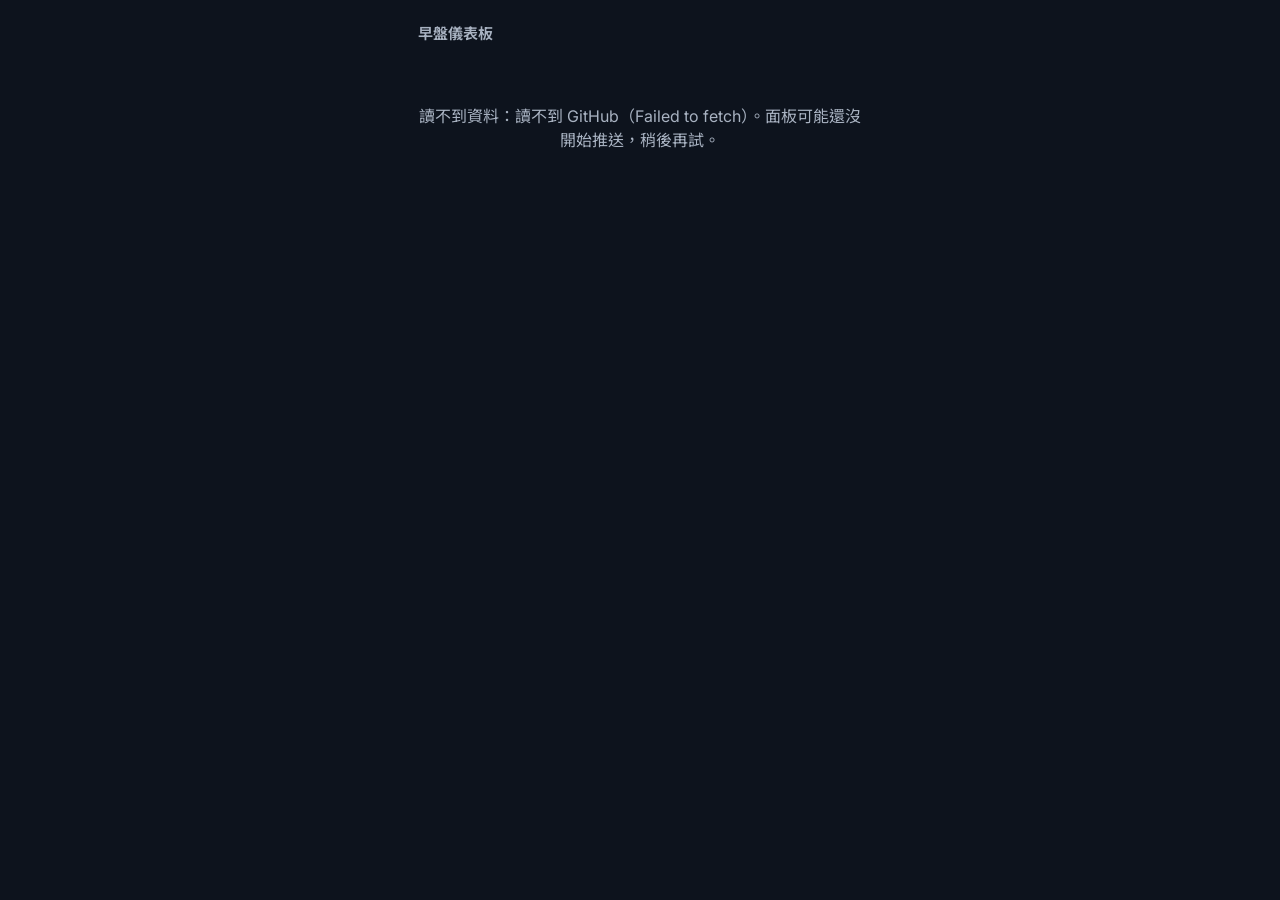
<file: index.html>
<!DOCTYPE html>
<!-- ⭐ 2026-09-24 改版：交易日誌 ⇒ 【早盤儀表板・手機監控】（Benson：晚上不在電腦前，只要看面板還活著沒、有沒有自動下單）。
     ⛔ 純看、一顆會動到交易的按鈕都沒有。資料 ＝ 面板每 2 分鐘推到 GitHub `monitor` 分支的**加密**快照，
     輸入密碼才解得開（repo 是公開的 ⇒ 沒密碼只看得到亂碼）。舊的練習日誌功能已拿掉。
     ⭐ 2026-10-19 減字版（老闆試玩 lab-ux demo 後同意）：打開 3 秒看懂「面板活著沒、有沒有部位、今天做了沒、賺賠、本月」；
     要他動手的事才跳出「要你處理」。色系＝夜航；字型跟電腦面板一樣（Inter＋Noto Sans TC）。 -->
<html lang="zh-Hant">
<head>
  <meta charset="utf-8">
  <meta name="viewport" content="width=device-width,initial-scale=1,viewport-fit=cover">
  <meta name="theme-color" content="#0D131D" media="(prefers-color-scheme: dark)">
  <meta name="theme-color" content="#0D131D" media="(prefers-color-scheme: light)">
  <meta name="color-scheme" content="dark">
  <meta name="apple-mobile-web-app-capable" content="yes">
  <meta name="apple-mobile-web-app-status-bar-style" content="black-translucent">
  <meta name="apple-mobile-web-app-title" content="儀表板監控">
  <title>儀表板監控</title>
  <link rel="manifest" href="manifest.webmanifest">
  <link rel="apple-touch-icon" href="icons/apple-touch-icon.png">
  <!-- ⭐ 2026-10-19 字型跟電腦面板同一組（live_panel.py 那兩行）。⛔ 只有字型檔、不載任何程式；display=swap ⇒ 載不到就是系統字。
       ⚠️ QA r1 必修 3：一般 <link rel=stylesheet> 會擋第一次畫面 ⇒ Google 連線卡住時整頁空白約 24 秒。
          改成 media=print 先載（不擋畫面）、載完才切成 all ⇒ 先用系統字畫出來，字型到了再換。 -->
  <link rel="preconnect" href="https://fonts.googleapis.com"><link rel="preconnect" href="https://fonts.gstatic.com" crossorigin>
  <link href="https://fonts.googleapis.com/css2?family=Inter:wght@400;500;600;700&family=Noto+Sans+TC:wght@400;500;700&display=swap" rel="stylesheet" media="print" onload="this.media='all'">
  <noscript><link href="https://fonts.googleapis.com/css2?family=Inter:wght@400;500;600;700&family=Noto+Sans+TC:wght@400;500;700&display=swap" rel="stylesheet"></noscript>
  <link rel="stylesheet" href="css/monitor.css">
</head>
<body>
  <div class="app">
    <!-- A 頂列：狀態燈＋一句（手機自己算面板幾分鐘沒回報）＋週報信件 -->
    <header class="top">
      <div id="stat" class="stat"><span class="brand">早盤儀表板</span></div>
      <!-- ⭐ 2026-09-24【交易分析師】週報信件（未讀＝金色＋數字）。⛔ 只看，不動交易。 -->
      <button class="mailbtn" id="anMail" hidden aria-label="分析師週報"></button>
    </header>

    <!-- 【交易分析師】列表／全文（打開時蓋掉主畫面；返回就回到監控） -->
    <section id="anView" hidden></section>

    <!-- 解鎖 -->
    <section id="lock" class="card lock" hidden>
      <h2>輸入監控密碼</h2>
      <form id="lockForm" autocomplete="off">
        <input id="pw" type="password" placeholder="密碼" autocomplete="current-password" required>
        <label class="rem"><input id="remember" type="checkbox" checked> 記住這台手機</label>
        <button type="submit" id="unlockBtn">解鎖</button>
        <div id="lockErr" class="err" hidden></div>
      </form>
    </section>

    <!-- 主畫面（B 要你處理／C 現在／D 今天／E 本月 ＋ 收起來的 F～I）。⛔ 一顆會動到交易的按鈕都沒有。 -->
    <main id="main" hidden>
      <!-- ⭐ 2026-10-21 分成三頁（Benson 看過 demo 定案）：首頁／金流明細／系統；⭐ 11-14 加「計畫」（本金計畫表）變四頁；底部分頁列切換（⛔ 不記，每次打開都是首頁） -->
      <div id="pg-home">
        <div id="board"></div>
        <!-- ⭐ 2026-09-24【斷線通知】還沒開啟時才出現；開好就收起來 -->
        <section id="pushCard" class="card" hidden></section>
        <div id="more"></div>
      </div>
      <div id="pg-cash" hidden><div id="cash"></div></div>
      <div id="pg-plan" hidden><div id="plan"></div></div>
      <div id="pg-sys" hidden>
        <div id="sys"></div>
        <footer class="foot">
          <button id="logout" class="link">登出這台手機</button>
        </footer>
      </div>
      <nav id="tabbar" class="tabbar">
        <button data-pg="home" class="on"><svg viewBox="0 0 24 24" fill="none" stroke="currentColor" stroke-width="2" stroke-linecap="round" stroke-linejoin="round"><path d="M3 11 12 4l9 7"/><path d="M5 10v10h14V10"/></svg>首頁</button>
        <button data-pg="cash"><svg viewBox="0 0 24 24" fill="none" stroke="currentColor" stroke-width="2" stroke-linecap="round" stroke-linejoin="round"><rect x="3" y="4" width="18" height="16" rx="2"/><path d="M7 9h10M7 13h10M7 17h6"/></svg>金流明細</button>
        <button data-pg="plan"><svg viewBox="0 0 24 24" fill="none" stroke="currentColor" stroke-width="2" stroke-linecap="round" stroke-linejoin="round"><path d="M4 20h4v-5H4zM10 20h4V10h-4zM16 20h4V4h-4z"/></svg>計畫</button>
        <button data-pg="sys"><svg viewBox="0 0 24 24" fill="none" stroke="currentColor" stroke-width="2" stroke-linecap="round" stroke-linejoin="round"><circle cx="12" cy="12" r="3"/><path d="M12 2v3M12 19v3M2 12h3M19 12h3M4.9 4.9l2.1 2.1M17 17l2.1 2.1M4.9 19.1 7 17M17 7l2.1-2.1"/></svg>系統</button>
      </nav>
    </main>

    <div id="loading" class="dim center">載入中…</div>
  </div>
  <!-- 鑰匙圈：只用來「把手機讀過的週報同步回電腦」（寫 data/analyst-read.json，只有週次與時間）。 -->
  <script src="js/keyring-unlock.js"></script>
  <script src="js/monitor.js"></script>
</body>
</html>
</file>
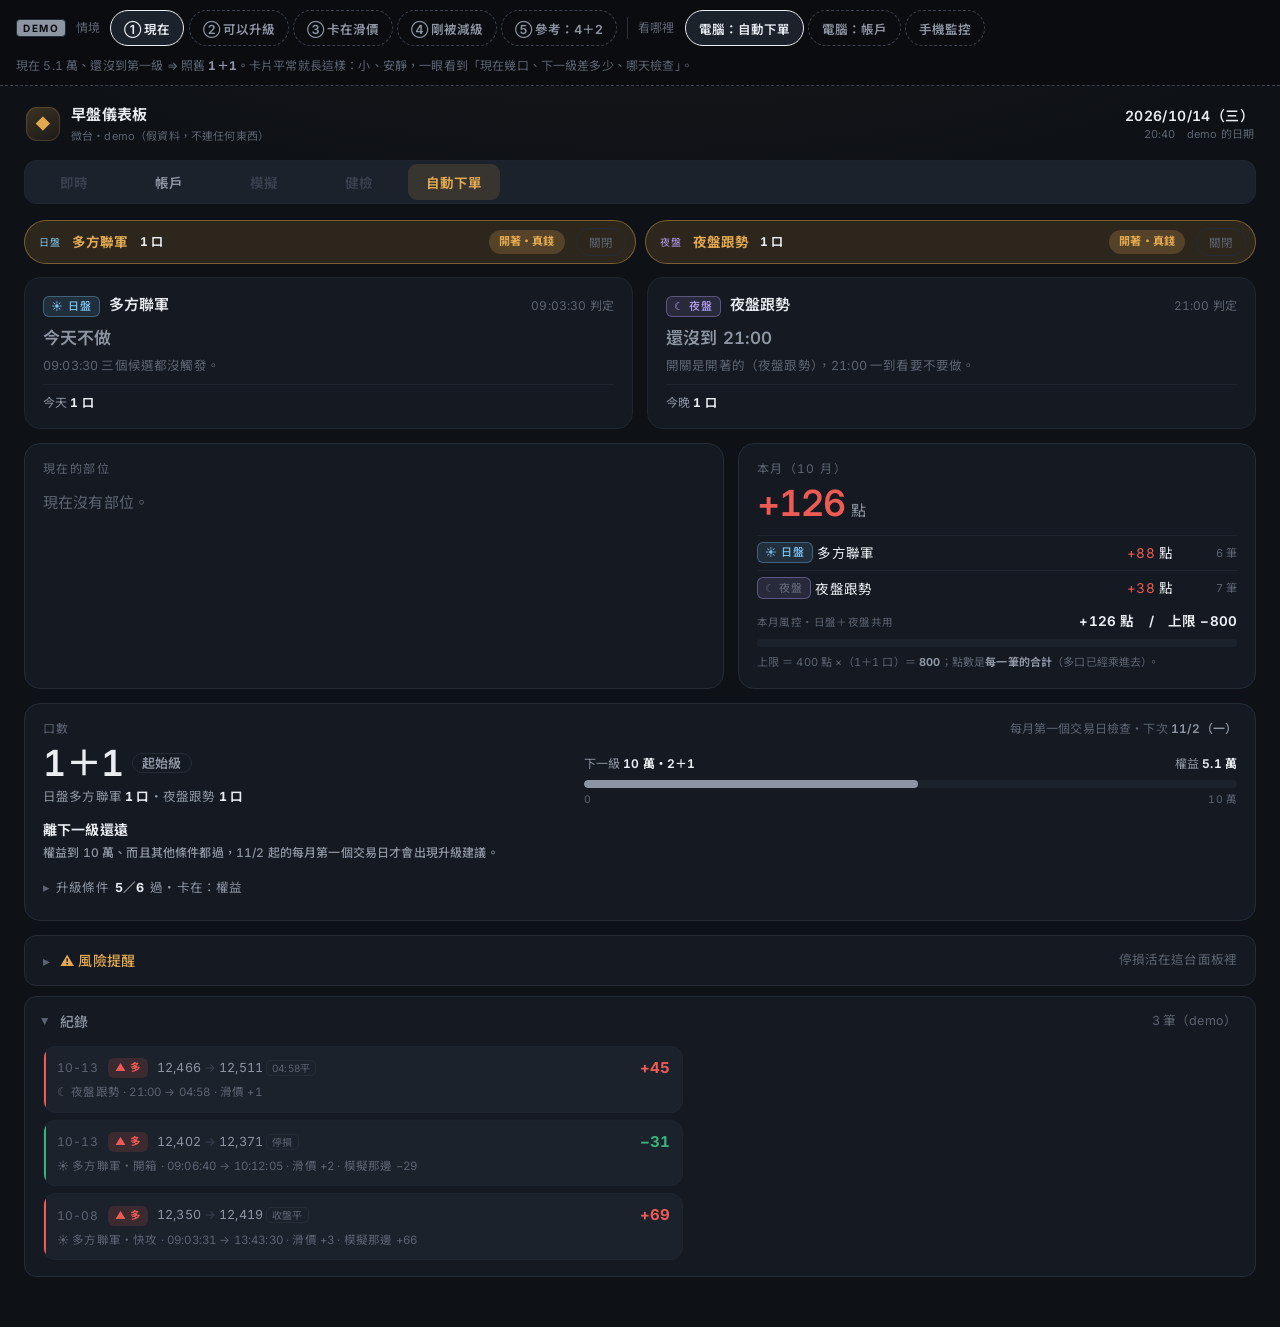
<file: tools/shioaji/lots-demo.html>
<!doctype html><html lang="zh-Hant"><head><meta charset="utf-8">
<meta name="viewport" content="width=device-width,initial-scale=1">
<title>口數 demo（假資料）— 早盤儀表板</title>
<!-- lab-ux 2026-10-14：口數（加碼／減碼）介面 demo。
     ⛔ 全部假資料、不連任何東西（沒有 fetch、沒有 POST）。價格一律 12000 附近（團隊治具慣例）。
     色票／元件逐字取自 live_panel.py 的 PAGE（:root、.ac、.gl-*、.al-*、.trade）與 css/monitor.css（手機淺色）。
     規格：LOTS-UI-SPEC.md（同資料夾）。 -->
<link rel="preconnect" href="https://fonts.googleapis.com"><link rel="preconnect" href="https://fonts.gstatic.com" crossorigin>
<link href="https://fonts.googleapis.com/css2?family=Inter:wght@400;500;600;700&family=Noto+Sans+TC:wght@400;500;700&display=swap" rel="stylesheet">
<style>
/* ══ 面板 :root（逐字照 live_panel.py）══ */
:root{
  --bg:#0E1116; --surface:#151A22; --surface-2:#1C222C; --raise:#1A212B;
  --line:#242C38; --line-soft:#1E2530;
  --text:#E9ECF1; --dim:#8D95A3; --faint:#5C6472; --ghost:#39414F;
  --gold:#E3A951; --gold-soft:rgba(227,169,81,.14); --gold-line:rgba(227,169,81,.42);
  --up:#EE5A54; --up-soft:rgba(238,90,84,.15); --up-line:rgba(238,90,84,.38);
  --down:#34B37E; --down-soft:rgba(52,179,126,.15); --down-line:rgba(52,179,126,.38);
  --r-lg:16px; --r-md:12px; --r-sm:9px; --r-xs:6px;
  --ease:cubic-bezier(.22,.68,.36,1);
  --font-sans:"Inter","Noto Sans TC","PingFang TC","Microsoft JhengHei","Segoe UI",sans-serif;
  --font-mono:"Inter","Noto Sans TC",ui-monospace,"SF Mono",Menlo,Consolas,monospace;
}
*{box-sizing:border-box;margin:0;padding:0}
[hidden]{display:none !important}
body{background:var(--bg); color:var(--text); font-family:var(--font-sans); line-height:1.5;
  background-image:radial-gradient(1100px 460px at 50% -10%, rgba(227,169,81,.055), transparent 72%);
  background-repeat:no-repeat; min-height:100vh; -webkit-font-smoothing:antialiased;
  letter-spacing:.01em; font-feature-settings:'tnum' 1; font-variant-numeric:tabular-nums}
.up{color:var(--up)} .down{color:var(--down)}

/* ══ demo 控制列（⛔ 不是產品的一部分：虛線框＋「DEMO」字樣，一眼分得出來）══ */
.demo{position:sticky; top:0; z-index:50; background:#0A0C10; border-bottom:1px dashed #3a4250; padding:10px 16px}
.demo .in{max-width:1500px; margin:0 auto; display:flex; gap:10px; align-items:center; flex-wrap:wrap}
.demo .tag{font:700 10px var(--font-mono); letter-spacing:1.5px; color:#0A0C10; background:#8D95A3; border-radius:4px; padding:2px 6px; flex:none}
.demo .lb{font-size:12px; color:var(--faint); flex:none}
.demo button{border:1px dashed #3a4250; background:transparent; color:var(--dim); font:600 12.5px var(--font-sans);
  border-radius:999px; padding:7px 13px; cursor:pointer; min-height:36px}
.demo button.on{border-style:solid; border-color:var(--text); color:var(--text); background:#1C222C}
.demo button:active{transform:scale(.97)}
.demo .sep{width:1px; height:22px; background:#2a313c; flex:none}
.demo .say{flex:1 1 100%; font-size:12px; color:var(--faint); line-height:1.6}
.demo .say b{color:var(--dim)}

/* ══ 面板殼 ══ */
.app{max-width:1500px; margin:0 auto; padding:0 24px 40px}
.topbar{display:flex; align-items:center; justify-content:space-between; padding:18px 2px 16px; gap:16px; flex-wrap:wrap}
.brand{display:flex; align-items:center; gap:11px}
.brand .mark{width:34px;height:34px;border-radius:11px;display:grid;place-items:center;
  background:linear-gradient(150deg,rgba(227,169,81,.22),rgba(227,169,81,.06)); color:var(--gold); font-size:15px;
  box-shadow:inset 0 0 0 1px rgba(227,169,81,.2)}
.brand .nm{font-size:15px; font-weight:680; letter-spacing:.3px}
.brand .sub{font-size:11px; color:var(--faint); margin-top:1px}
.clock{text-align:right; font-family:var(--font-mono)}
.clock .d{font-size:14px; font-weight:600; letter-spacing:.4px}
.clock .w{font-size:11px; color:var(--faint)}
.tabs{display:flex; gap:3px; background:var(--surface-2); border-radius:12px; padding:3px; border:1px solid var(--line-soft); margin-bottom:16px; overflow-x:auto}
.tabs button{border:0; background:transparent; color:var(--dim); cursor:pointer; min-width:92px; position:relative;
  font-family:var(--font-sans); font-size:13.5px; font-weight:650; padding:8px 18px; border-radius:9px; white-space:nowrap}
.tabs button:hover{color:var(--text)}
.tabs button.on{background:var(--gold-soft); color:var(--gold)}
.tabs button.na{color:var(--ghost); cursor:default}
/* ⭐ 新：分頁上的小金點（有事要他按的時候才有；跟右上角信件的未讀同一個語彙） */
.tabs .dot{position:absolute; top:6px; right:9px; width:7px; height:7px; border-radius:50%; background:var(--gold); box-shadow:0 0 0 3px var(--gold-soft)}

/* ── 共用：按鈕、卡 ── */
.btn{padding:11px 18px; border-radius:var(--r-md); cursor:pointer; border:1px solid transparent;
  font-family:var(--font-sans); font-size:14px; font-weight:700; letter-spacing:1px; min-height:44px;
  transition:transform .1s var(--ease), background .15s var(--ease), border-color .15s var(--ease)}
.btn:active:not(:disabled){transform:scale(.985)}
.btn:disabled{opacity:.3; cursor:not-allowed}
.card{background:var(--surface); border:1px solid var(--line-soft); border-radius:var(--r-lg); padding:16px 18px}

/* ══ 【帳戶】（逐字照 .ac／.gl-*）══ */
#tab-acct{max-width:560px}
@media(min-width:1100px){ #tab-acct:not([hidden]){display:grid; grid-template-columns:minmax(0,560px) minmax(0,1fr); gap:16px; align-items:start; max-width:1400px} }
@media(max-width:1099px){ #tab-acct .ac+.ac{margin-top:12px} }
.ac{border:1px solid var(--line); border-radius:var(--r-md); background:var(--surface); padding:13px 14px 12px}
.ac .hd{display:flex; align-items:baseline; justify-content:space-between; gap:8px}
.ac .hd .t{font-size:13px; font-weight:700}
.ac .hd .at{font-size:10.5px; color:var(--faint); font-family:var(--font-mono)}
.ac .big{font-size:23px; font-weight:700; line-height:1.25; margin-top:6px; font-family:var(--font-mono)}
.ac .sub{font-size:11.5px; color:var(--dim); line-height:1.65; margin-top:3px; font-family:var(--font-mono)}
.ac .line{margin-top:8px; padding-top:8px; border-top:1px solid var(--line-soft); font-size:11.5px; color:var(--dim); line-height:1.6}
.gl-pos{font-size:14px; font-weight:650; line-height:1.6; margin-top:7px}
.gl-bar{height:8px; border-radius:4px; background:var(--line-soft); margin-top:9px; overflow:hidden}
.gl-bar i{display:block; height:100%; background:var(--gold); border-radius:4px}
.gl-scale{display:flex; justify-content:space-between; font-size:10.5px; color:var(--faint); margin-top:3px; font-family:var(--font-mono)}
.gl-h{font-size:12px; font-weight:650; margin-top:14px}
.gl-tw{overflow-x:auto; margin-top:6px}
.gl-t{width:100%; border-collapse:collapse; font-size:11.5px; font-family:var(--font-mono); white-space:nowrap}
.gl-t th{font-weight:600; color:var(--faint); text-align:right; padding:4px 8px; border-bottom:1px solid var(--line-soft)}
.gl-t td{color:var(--dim); text-align:right; padding:4px 8px; border-bottom:1px solid var(--line-soft)}
.gl-t th:first-child,.gl-t td:first-child{text-align:left}
.gl-t tr.done td{color:var(--faint)}
.gl-t tr.now td{color:var(--text); font-weight:650}
.gl-notes{font-size:10.5px; color:var(--faint); line-height:1.7; margin-top:10px}
.demo-omit{font-size:10.5px; color:var(--ghost); margin-top:6px; border:1px dashed var(--line); border-radius:6px; padding:6px 8px}
/* ⭐ 新：目標卡裡的「口數」一行（唯讀；只有導覽連結，⛔ 沒有會動到錢的按鈕） */
.gl-lots{margin-top:10px; padding:9px 12px; border-radius:var(--r-sm); background:var(--surface-2); border:1px solid var(--line-soft);
  display:flex; align-items:center; gap:10px; flex-wrap:wrap; font-size:12.5px; color:var(--dim); line-height:1.55}
.gl-lots b{color:var(--text); font-weight:700; font-family:var(--font-mono)}
.gl-lots.att{border-color:var(--gold-line); background:var(--gold-soft); color:var(--gold)}
.gl-lots.att b{color:var(--gold)}
.gl-lots .go{margin-left:auto; flex:none; border:1px solid var(--line); background:transparent; color:var(--dim);
  font:600 12px var(--font-sans); border-radius:999px; padding:6px 12px; cursor:pointer; min-height:32px}
.gl-lots.att .go{border-color:var(--gold-line); color:var(--gold)}
.gl-t .mk{font-family:var(--font-sans); font-size:10.5px; font-weight:700; border-radius:5px; padding:0 6px; white-space:nowrap}
.gl-t .mk.run{color:var(--text); background:var(--surface-2); border:1px solid var(--line)}
.gl-t .mk.wait{color:var(--gold); background:var(--gold-soft); border:1px solid var(--gold-line)}

/* ══ 【自動下單】（逐字照 .al-*）══ */
.al-bar{display:flex; gap:9px; flex-wrap:wrap; align-items:stretch; margin-bottom:13px}
.al-pill{display:flex; align-items:center; gap:11px; background:var(--surface-2); border:1px solid var(--line); border-radius:999px;
  padding:7px 9px 7px 14px; flex:1 1 260px; min-width:0}
.al-pill .lb{font-size:10px; letter-spacing:1px; flex:none}
.al-pill .lb.d{color:#7CC4F2} .al-pill .lb.n{color:#B39DF0}
.al-pill .nm{font-size:13.5px; font-weight:700; color:var(--dim); white-space:nowrap; overflow:hidden; text-overflow:ellipsis}
.al-pill .q{font-size:12px; font-weight:700; color:var(--text); font-family:var(--font-mono); white-space:nowrap; flex:none}
.al-pill .st{font-size:11px; font-weight:700; border-radius:999px; padding:3px 10px 4px; background:var(--surface); color:var(--faint); margin-left:auto; white-space:nowrap}
.al-pill.on{border-color:var(--gold-line); background:var(--gold-soft)}
.al-pill.on .nm{color:var(--gold)}
.al-pill.on .st{background:rgba(227,169,81,.22); color:var(--gold)}
.al-pill .off{border:1px solid var(--line); background:transparent; color:var(--faint); font-size:11.5px; border-radius:999px; padding:5px 12px; flex:none; font-family:var(--font-sans); cursor:pointer}
.al-alarm{margin:0 0 13px; padding:9px 12px 10px; border-radius:var(--r-md); background:var(--gold-soft); border:1px solid var(--gold-line);
  color:var(--gold); font-size:12.5px; line-height:1.7; font-weight:600; display:flex; gap:10px; align-items:center; flex-wrap:wrap}
.al-alarm .g{flex:1 1 300px}
.al-alarm .go{flex:none; border:1px solid var(--gold-line); background:transparent; color:var(--gold); font:600 12px var(--font-sans);
  border-radius:999px; padding:6px 12px; cursor:pointer; min-height:32px}
.ses{display:inline-flex; align-items:center; gap:4px; font-size:11px; font-weight:500; letter-spacing:.08em; border-radius:6px; padding:1px 7px; vertical-align:2px; white-space:nowrap; flex:none}
.ses.d{color:#7CC4F2; background:rgba(124,196,242,.12); border:1px solid rgba(124,196,242,.35)}
.ses.n{color:#B39DF0; background:rgba(179,157,240,.12); border:1px solid rgba(179,157,240,.38)}
.al-today2{display:grid; grid-template-columns:minmax(0,1fr) minmax(0,1fr); gap:14px; margin-bottom:14px}
.al-tc{padding:16px 18px; min-width:0}
.al-tch{display:flex; align-items:baseline; gap:9px; margin-bottom:10px}
.al-tch .nm{font-size:15px; font-weight:600}
.al-tch .when{margin-left:auto; font-size:12px; color:var(--faint)}
.al-today .t{font-size:19px; font-weight:600; line-height:1.35}
.al-today .t.off{font-size:17px; color:var(--dim)}
.al-today .d{font-size:12.5px; color:var(--faint); line-height:1.7; margin-top:5px}
.al-today .d b{color:var(--dim); font-weight:650; font-family:var(--font-mono)}
.al-today .lq{margin-top:8px; font-size:12px; color:var(--dim); line-height:1.6; padding-top:8px; border-top:1px solid var(--line-soft)}
.al-today .lq b{color:var(--text); font-family:var(--font-mono)}
.al-row2{display:grid; grid-template-columns:minmax(0,1.35fr) minmax(0,1fr); gap:14px; margin-bottom:14px; align-items:stretch}
@media(max-width:1000px){ .al-today2,.al-row2{grid-template-columns:minmax(0,1fr)} }
.al-pos{background:var(--surface); border:1px solid var(--line); border-radius:var(--r-lg); padding:16px 18px; height:100%}
.al-pos.live{border-color:var(--gold-line)}
.al-pos .hd{font-size:12px; color:var(--faint); letter-spacing:.12em; display:flex; justify-content:space-between; gap:8px}
.al-pos .hd b{color:var(--dim)}
.al-pos .who{font-size:14.5px; font-weight:500; margin-top:8px}
.al-pos .big{font-size:40px; font-weight:600; letter-spacing:-.025em; margin:4px 0 6px; font-family:var(--font-mono); line-height:1.1}
.al-pos .big u{text-decoration:none; font-size:15px; font-weight:400; color:var(--dim); margin-left:6px; letter-spacing:0}
.al-pos .kv{display:flex; gap:24px; flex-wrap:wrap; font-size:13px; color:var(--dim)}
.al-pos .kv b{color:var(--text); font-weight:600}
.al-pos .none{font-size:15px; color:var(--faint); padding:14px 0 4px}
.al-pos .r2{font-size:12.5px; color:var(--dim); margin-top:6px; line-height:1.7}
.al-pos .r2 b{color:var(--text); font-weight:600}
.al-mon{background:var(--surface); border:1px solid var(--line); border-radius:var(--r-lg); padding:16px 18px; height:100%}
.al-mon .h{font-size:12px; color:var(--faint); letter-spacing:.12em}
.al-mon .tot{font-size:36px; font-weight:600; letter-spacing:-.025em; line-height:1.2; margin-top:4px; font-family:var(--font-mono)}
.al-mon .tot u{text-decoration:none; font-size:15px; font-weight:400; color:var(--dim); margin-left:6px; letter-spacing:0}
.al-mon table{width:100%; border-collapse:collapse; margin:10px 0 6px; font-size:13.5px}
.al-mon td{padding:6px 0; border-top:1px solid var(--line-soft)}
.al-mon td.p{text-align:right} .al-mon td.n{text-align:right; color:var(--faint); width:64px}
.al-mon .k{font-size:10.5px; color:var(--faint); letter-spacing:.4px}
.al-mon .v{font-size:13.5px; font-weight:650; font-family:var(--font-mono)}
.al-mon .hd2{display:flex; justify-content:space-between; align-items:baseline; gap:10px; flex-wrap:wrap}
.al-mon .bar{height:8px; border-radius:4px; background:var(--surface-2); margin:8px 0 6px; overflow:hidden}
.al-mon .bar i{display:block; height:100%; border-radius:4px; background:var(--dim)}
.al-mon .n{font-size:11px; color:var(--faint); line-height:1.7}
.al-mon .n b{color:var(--dim)}
.al-fold{background:var(--surface); border:1px solid var(--line); border-radius:var(--r-md); margin-bottom:10px}
.al-fold>summary{cursor:pointer; list-style:none; padding:14px 18px; font-size:14px; font-weight:500; display:flex; align-items:center; gap:10px; color:var(--dim)}
.al-fold>summary::-webkit-details-marker{display:none}
.al-fold>summary::before{content:"▸"; color:var(--faint); transition:transform .15s}
.al-fold[open]>summary::before{transform:rotate(90deg)}
.al-fold>summary .r{margin-left:auto; font-weight:400; font-size:12.5px; color:var(--faint)}
.al-fold>summary .w{color:var(--gold)}
.al-fbody{padding:0 18px 16px}
.al-risk{padding:10px 14px 11px 13px; border-radius:var(--r-md); background:var(--surface-2); border:1px solid var(--line-soft); border-left:3px solid var(--gold)}
.al-risk p{display:flex; gap:9px; font-size:12px; line-height:1.65; color:var(--dim)}
.al-risk p+p{margin-top:4px}
.al-risk i{font-style:normal; color:var(--gold); flex:none}
.al-risk b{color:var(--text)}
/* 紀錄卡（逐字照 .trade） */
.al-list{max-width:640px; display:flex; flex-direction:column; gap:7px}
.al-list>*{flex:none}
.trade{background:var(--surface-2); border:1px solid var(--line-soft); border-radius:var(--r-md); padding:10px 12px 10px 13px; position:relative; overflow:hidden}
.trade::before{content:''; position:absolute; left:0; top:0; bottom:0; width:2px; background:var(--ghost)}
.trade.win::before{background:var(--up)} .trade.loss::before{background:var(--down)}
.tr-top{display:flex; align-items:center; gap:9px}
.tr-date{font-family:var(--font-mono); font-size:12px; color:var(--faint); width:42px; flex:none}
.dir{font-size:10.5px; font-weight:700; padding:2px 7px; border-radius:var(--r-xs); flex:none; letter-spacing:.3px}
.dir.l{background:var(--up-soft); color:var(--up)} .dir.s{background:var(--down-soft); color:var(--down)}
/* ⭐ 新：口數小標（只有 >1 口才出現；中性灰，⛔ 不用紅綠金） */
.qty{font-size:10.5px; font-weight:700; padding:1px 6px; border-radius:var(--r-xs); flex:none; color:var(--text);
  border:1px solid var(--line); background:var(--surface); font-family:var(--font-mono)}
.tr-px{flex:1; min-width:0; font-family:var(--font-mono); font-size:12.5px; color:var(--dim); white-space:nowrap; overflow:hidden; text-overflow:ellipsis}
.tr-px .arrow{color:var(--ghost); margin:0 3px}
.tr-res{font-family:var(--font-mono); font-size:15px; font-weight:700; text-align:right; min-width:52px; flex:none}
.r-win{color:var(--up)} .r-loss{color:var(--down)}
.tag{font-size:10px; color:var(--faint); border:1px solid var(--line); border-radius:5px; padding:1px 5px}
.trade .al-meta{white-space:nowrap; overflow:hidden; text-overflow:ellipsis; margin-top:5px; font-size:11.5px; color:var(--faint); line-height:1.5; font-family:var(--font-mono)}
.trade .al-meta b{color:var(--dim); font-weight:600}

/* ══ ⭐⭐ 新卡：口數（#allots，class 一律 lt- 前綴）══
   版型＝本月那張卡（#tab-fire .al-cap .cap）的同一套：surface、line 邊、r-lg、16/18 內距、.h 標題。
   ⛔ 通過＝中性灰、卡住＝金色；⛔ 不准用紅綠（紅綠只給損益）。 */
.lt{background:var(--surface); border:1px solid var(--line); border-radius:var(--r-lg); padding:16px 18px; margin-bottom:14px}
.lt.att{border-color:var(--gold-line)}
.lt-hd{display:flex; justify-content:space-between; align-items:baseline; gap:10px; flex-wrap:wrap}
.lt-hd .h{font-size:12px; color:var(--faint); letter-spacing:.12em}
.lt-hd .r{font-size:12px; color:var(--faint)}
.lt-hd .r b{color:var(--dim); font-weight:600}
.lt-top{display:grid; grid-template-columns:minmax(0,1fr) minmax(0,1.25fr); gap:18px; align-items:end; margin-top:4px}
@media(max-width:820px){ .lt-top{grid-template-columns:minmax(0,1fr); gap:10px} }
.lt-now .tot{font-size:36px; font-weight:600; letter-spacing:-.01em; line-height:1.2; font-family:var(--font-mono)}
.lt-now .tot u{text-decoration:none; font-size:13px; font-weight:600; color:var(--dim); margin-left:8px; letter-spacing:.02em; font-family:var(--font-sans);
  border:1px solid var(--line); border-radius:999px; padding:1px 9px; vertical-align:8px}
.lt-now .sub{font-size:12.5px; color:var(--dim); margin-top:2px; line-height:1.6}
.lt-now .sub b{color:var(--text); font-family:var(--font-mono)}
.lt-next .k{display:flex; justify-content:space-between; gap:8px; font-size:12px; color:var(--dim)}
.lt-next .k b{color:var(--text); font-weight:650}
.lt-next .bar{height:8px; border-radius:4px; background:var(--surface-2); margin:7px 0 4px; overflow:hidden; position:relative}
.lt-next .bar i{display:block; height:100%; border-radius:4px; background:var(--dim)}
.lt.att .lt-next .bar i{background:var(--gold)}
.lt-next .sc{display:flex; justify-content:space-between; font-size:10.5px; color:var(--faint); font-family:var(--font-mono)}
.lt-say{margin-top:12px; font-size:14px; font-weight:650; line-height:1.6}
.lt-say.g{color:var(--gold)}
.lt-say small{display:block; font-size:12px; font-weight:500; color:var(--dim); margin-top:1px}
.lt-conds{margin-top:10px; display:grid; grid-template-columns:repeat(2,minmax(0,1fr)); gap:1px; background:var(--line-soft);
  border:1px solid var(--line-soft); border-radius:var(--r-md); overflow:hidden}
@media(max-width:820px){ .lt-conds{grid-template-columns:minmax(0,1fr)} }
.lt-c{background:var(--surface); padding:8px 12px 9px; display:flex; gap:9px; align-items:baseline; min-width:0}
.lt-c .i{flex:none; width:16px; text-align:center; font-size:12px; color:var(--faint)}
.lt-c .w{min-width:0; flex:1}
.lt-c .k{font-size:11px; color:var(--faint); letter-spacing:.3px}
.lt-c .v{font-size:12.5px; color:var(--dim); line-height:1.5}
.lt-c .v b{color:var(--text); font-weight:650; font-family:var(--font-mono)}
.lt-c.no{background:linear-gradient(90deg,rgba(227,169,81,.08),var(--surface) 70%)}
.lt-c.no .i,.lt-c.no .v,.lt-c.no .v b{color:var(--gold)}
.lt-c.na .v{color:var(--faint)}
/* 升級那一段：第一段＝金色框線鈕（跟「打開日盤自動下單」同一個語彙）；第二段＝真錢紅底確認條（.al-conf.real，面板唯一准用紅的地方） */
.lt-act{margin-top:12px}
.lt-act .row{display:flex; align-items:center; gap:10px; flex-wrap:wrap}
.lt-act .btn.arm{background:var(--gold-soft); color:var(--gold); border-color:var(--gold-line)}
.lt-act .btn.arm:hover{background:rgba(227,169,81,.24)}
.lt-act .n{font-size:11.5px; color:var(--faint); line-height:1.7; margin-top:8px}
.lt-act .n b{color:var(--dim); font-weight:650}
.al-conf{padding:12px 14px 13px; border-radius:var(--r-md); border:1px solid var(--line); background:var(--surface-2)}
.al-conf.real{border-color:var(--up-line); background:var(--up-soft)}
.al-conf .q{font-size:13px; line-height:1.75; font-weight:650; color:var(--dim)}
.al-conf.real .q{color:var(--up)}
.al-conf .q b{font-weight:750}
.al-conf .btns2{display:flex; gap:10px; margin-top:11px; flex-wrap:wrap}
.al-conf .btn.go{background:var(--up-soft); color:var(--up); border-color:var(--up-line)}
.al-conf .btn.no{background:transparent; color:var(--faint); border-color:var(--line)}
.lt-cmp{width:100%; border-collapse:collapse; margin:8px 0 4px; font-size:12.5px; background:rgba(14,17,22,.35); border-radius:8px; overflow:hidden}
.lt-cmp th,.lt-cmp td{padding:6px 10px; text-align:right; border-top:1px solid rgba(238,90,84,.18); white-space:nowrap}
.lt-cmp th{font-size:11px; font-weight:600; color:var(--dim); border-top:0}
.lt-cmp th:first-child,.lt-cmp td:first-child{text-align:left; color:var(--dim); font-weight:500; white-space:normal}
.lt-cmp td{color:var(--dim); font-family:var(--font-mono)}
.lt-cmp td.a{color:var(--text); font-weight:700}
.lt-cmp-w{overflow-x:auto}
.al-conf .fine{font-size:11.5px; color:var(--dim); line-height:1.7; margin-top:6px; font-weight:500}
.al-conf .fine b{color:var(--text)}
.lt-done{margin-top:12px; padding:10px 14px; border-radius:var(--r-md); background:var(--surface-2); border:1px solid var(--line);
  font-size:12.5px; color:var(--dim); line-height:1.7; display:flex; gap:12px; align-items:center; flex-wrap:wrap}
.lt-done .g{flex:1 1 280px}
.lt-done b{color:var(--text)}
.lt-done .btn{flex:none; padding:7px 14px; font-size:12.5px; min-height:36px; background:transparent; color:var(--faint); border-color:var(--line); letter-spacing:.3px}
.lt-hist{margin-top:12px; border-top:1px solid var(--line-soft); padding-top:9px}
.lt-hist .k{font-size:11px; color:var(--faint); letter-spacing:.3px; margin-bottom:3px}
.lt-hist .r{display:flex; gap:12px; font-size:12px; color:var(--dim); line-height:1.75}
.lt-hist .r .d{font-family:var(--font-mono); color:var(--faint); flex:none; width:44px}
.lt-hist .r .who{flex:none; font-size:10.5px; border:1px solid var(--line); border-radius:5px; padding:0 6px; height:18px; line-height:16px; margin-top:3px; color:var(--faint)}
.lt-hist .r b{color:var(--text); font-family:var(--font-mono)}
.lt-foot{font-size:11px; color:var(--faint); line-height:1.7; margin-top:8px}
.lt-cd{margin-top:10px}
.lt-cd>summary{cursor:pointer; list-style:none; font-size:12.5px; color:var(--dim); padding:6px 0; min-height:32px; display:flex; align-items:center; gap:6px}
.lt-cd>summary::-webkit-details-marker{display:none}
.lt-cd>summary::before{content:"▸"; color:var(--faint); transition:transform .15s}
.lt-cd[open]>summary::before{transform:rotate(90deg)}
.lt-cd>summary b{color:var(--text); font-family:var(--font-mono)}
.lt-cd>summary:hover{color:var(--text)}
.lt-cd .lt-conds{margin-top:4px}
.lt-act .al-conf{max-width:760px}
.lt-busy{opacity:.6; pointer-events:none}

/* ══ 手機監控（淺色，逐字照 css/monitor.css 的 light 那組）══ */
.ph-wrap{display:flex; gap:28px; flex-wrap:wrap; align-items:flex-start}
.ph-note{flex:1 1 280px; max-width:460px; font-size:13px; color:var(--dim); line-height:1.8}
.ph-note b{color:var(--text)}
.ph{--bg:#F3F5F8; --surface:#FFFFFF; --surface-2:#EEF1F5; --line:#E1E5EB; --text:#191D25; --dim:#5B636F; --faint:#98A0AD;
  --gold:#B77A22; --gold-soft:rgba(183,122,34,.12); --win:#D6352E; --loss:#158060;
  --font-sans:-apple-system,BlinkMacSystemFont,"PingFang TC","Microsoft JhengHei","Noto Sans TC","Segoe UI",Roboto,sans-serif;
  --font-mono:ui-monospace,"SF Mono","JetBrains Mono","Roboto Mono",Menlo,Consolas,monospace;
  width:390px; max-width:100%; flex:none; background:var(--bg); color:var(--text); font-family:var(--font-sans); border-radius:28px;
  border:8px solid #22262E; padding:14px 14px 20px; line-height:1.5; letter-spacing:0}
.ph .top{display:flex; justify-content:space-between; align-items:center; padding:4px 2px 12px}
.ph .top h1{font-size:17px; font-weight:650}
.ph .top .upd{font-size:12px; color:var(--dim)}
.ph .card{background:var(--surface); border:1px solid var(--line); border-radius:16px; padding:14px 16px; margin:0 0 12px}
.ph .card h2{font-size:14px; margin:0 0 8px; color:var(--dim); font-weight:600}
.ph .row{display:flex; justify-content:space-between; gap:10px; padding:5px 0; font-size:14px}
.ph .row+.row{border-top:1px solid var(--line)}
.ph .row .k{color:var(--dim); flex:none} .ph .row .v{text-align:right}
.ph .num{font-family:var(--font-mono)}
.ph .win{color:var(--win)} .ph .loss{color:var(--loss)} .ph .gold{color:var(--gold)} .ph .dim{color:var(--dim)} .ph .faint{color:var(--faint)}
.ph .msg{font-size:13px; color:var(--dim); margin-top:6px; line-height:1.6}
.ph .msg.gold{color:var(--gold)}
.ph .big{font-size:30px; font-weight:700; font-family:var(--font-mono)}
.ph .alive{display:flex; gap:12px; align-items:center}
.ph .alive .dot{width:12px; height:12px; border-radius:50%; background:#2E9E6A; flex:none}
.ph .alive .t{font-weight:650} .ph .alive .s{font-size:12px; color:var(--dim)}
.ph .warn{border-color:rgba(183,122,34,.45); background:#FFF8EC}
.ph .warn .item{font-size:13.5px; line-height:1.6; padding:4px 0; color:#7A5212}
.ph .new{outline:2px dashed #5B8DEF; outline-offset:3px}
.ph .newtag{display:inline-block; font:700 9.5px var(--font-mono); color:#fff; background:#5B8DEF; border-radius:4px; padding:0 5px; margin-left:6px; vertical-align:2px}
@media(max-width:600px){ .app{padding:0 12px 40px} .ph{border-width:0; border-radius:0; padding:8px 0; width:100%} }

/* 量測輸出（?measure） */
#mout{white-space:pre-wrap; font:12px var(--font-mono); color:var(--dim)}
</style></head>
<body>
<div class="demo"><div class="in">
  <span class="tag">DEMO</span><span class="lb">情境</span>
  <span id="scn"></span>
  <span class="sep"></span><span class="lb">看哪裡</span>
  <span id="vw"></span>
  <div class="say" id="say"></div>
</div></div>

<div class="app">
 <div class="topbar">
  <div class="brand"><div class="mark">◆</div><div><div class="nm">早盤儀表板</div><div class="sub">微台・demo（假資料，不連任何東西）</div></div></div>
  <div class="clock"><div class="d" id="ck"></div><div class="w" id="ckw"></div></div>
 </div>
 <div class="tabs" id="tabs"></div>
 <div id="tab-acct" hidden></div>
 <div id="tab-fire" hidden></div>
 <div id="tab-phone" hidden></div>
 <pre id="mout" hidden></pre>
</div>

<script>
/* ══════════ 假資料 ══════════
   數字出處（⛔ demo 不發明數字）：
   ・階梯、要補錢機率：goal.py LADDER（09-30 積極版）
   ・回落中位數／最差 5%、停損失靈最壞一次：tick-research/capital_ladder_out.txt（同一組口數那一列）
   ・一口保證金 35,050：capital_ladder_out 的口徑（⚠️ 正式版要用面板從帳戶學到的那個值）
   ・風控上限 400 點 ×（a＋b）：CLAUDE.md 加碼規則 */
const LADDER=[[70000,1,1,4],[100000,2,1,15],[150000,3,1,12],[200000,4,2,15],[250000,5,2,12],[300000,6,3,15],[350000,7,3,13],[400000,8,3,12],[450000,9,4,13],[500000,10,4,12]];
const COST={ // a+b ⇒ [回落中位數, 回落最差5%, 停損失靈最壞一次]
 '1+1':[20483,42725,23883], '2+1':[30514,59019,47766], '3+1':[42375,80014,71649],
 '4+2':[61029,118039,95532], '5+2':[72809,138745,119415] };
const MARGIN=35050;
const wan=v=>(Math.round(v/1000)/10)+' 萬';
const money=v=>Math.round(v).toLocaleString();
const pm=v=>(v>0?'+':(v<0?'−':''))+Math.abs(Math.round(v)).toLocaleString();
const sgn=v=>v>0?'up':(v<0?'down':'');
const lbl=(a,b)=>a+'＋'+b;
const esc=s=>String(s==null?'':s).replace(/[&<>"']/g,c=>({'&':'&amp;','<':'&lt;','>':'&gt;','"':'&quot;',"'":'&#39;'}[c]));

/* 共用條件列（每個情境覆寫自己那幾條） */
function conds(o){
 const base={
  eq:   {k:'權益',            ok:false, v:''},
  err:  {k:'下單錯誤',        ok:true,  v:'最近 30 筆 <b>0</b> 次'},
  slip: {k:'平均滑價',        ok:true,  v:'最近 30 筆 <b>3.2</b> 點（要 ≤ 4）'},
  ret:  {k:'策略狀態',        ok:true,  v:'兩條都<b>正常</b>（不在觀察／降級）'},
  cool: {k:'上次升級',        ok:true,  v:'還沒升過'},
  inc:  {k:'停損失靈事故',    ok:true,  v:'最近 6 個月沒有'},
 };
 Object.keys(o||{}).forEach(k=>Object.assign(base[k],o[k]));
 return ['eq','err','slip','ret','cool','inc'].map(k=>base[k]);
}

const SC={
 now:{
  btn:'① 現在', date:'2026-10-14', wd:'三', time:'20:40',
  say:'現在 5.1 萬、還沒到第一級 ⇒ 照舊 <b>1＋1</b>。卡片平常就長這樣：小、安靜，一眼看到「現在幾口、下一級差多少、哪天檢查」。',
  eq:51230, dayPl:+340, run:[1,1], runLv:0, next:LADDER[1], prevThr:0, floor:null,
  check:'11/2（一）', checkWhy:'每月第一個交易日',
  conds:conds({eq:{ok:false,v:'<b>5.1 萬</b>，2＋1 要 10 萬，還差 <b>4.9 萬</b>'},
               err:{v:'目前 <b>22</b> 筆（還不到 30 筆）<b>0</b> 次'}, slip:{v:'目前 22 筆平均 <b>3.2</b> 點（要 ≤ 4）'}}),
  say2:{t:'離下一級還遠', s:'權益到 10 萬、而且其他條件都過，11/2 起的每月第一個交易日才會出現升級建議。'},
  offer:null, notice:null, hist:[],
  pos:null, tonightB:1, vol:0.94,
  day:{t:'今天不做', d:'09:03:30 三個候選都沒觸發。', lq:'今天 <b>1 口</b>'},
  night:{t:'還沒到 21:00', d:'開關是開著的（夜盤跟勢），21:00 一到看要不要做。', lq:'今晚 <b>1 口</b>'},
  mon:{pnl:+126, d:[+88,6], n:[+38,7], m:'10'},
  recs:[
   {d:'10-13',s:'n',dir:'l',q:1,en:12466,ex:12511,p:45,tag:'04:58平',meta:'夜盤跟勢 · 21:00 → 04:58 · 滑價 +1'},
   {d:'10-13',s:'d',dir:'l',q:1,en:12402,ex:12371,p:-31,tag:'停損',meta:'多方聯軍・開箱 · 09:06:40 → 10:12:05 · 滑價 +2 · 模擬那邊 −29'},
   {d:'10-08',s:'d',dir:'l',q:1,en:12350,ex:12419,p:69,tag:'收盤平',meta:'多方聯軍・快攻 · 09:03:31 → 13:43:30 · 滑價 +3 · 模擬那邊 +66'},
  ],
  phone:{warn:[], acct:'1＋1（起始級）', acctMsg:'下一級 10 萬（2＋1），還差 4.9 萬。'}
 },
 offer:{
  btn:'② 可以升級', date:'2026-11-02', wd:'一', time:'08:20',
  say:'11 月第一個交易日，權益 10.6 萬、六條都過 ⇒ 出現「可以升到 2＋1」。<b>按鈕真的可以點</b>：按一次出確認條（含代價），再按「確定」才算數；生效前還能一鍵撤回。',
  eq:106480, dayPl:0, run:[1,1], runLv:0, next:LADDER[1], prevThr:0, floor:null,
  check:'今天', checkWhy:'11 月第一個交易日',
  conds:conds({eq:{ok:true,v:'<b>10.6 萬</b> ≥ 10 萬'}, err:{v:'最近 30 筆 <b>0</b> 次'}}),
  say2:{t:'條件都過了，可以升到 2＋1', s:'要你按確認才會生效。這個建議到 11/30 都有效（條件掉了就自動收回）。'},
  offer:{to:LADDER[1], toLv:1, eff:'11/3（二）日盤', until:'11/30'}, notice:null, hist:[],
  pos:null, tonightB:1, vol:1.08,
  day:{t:'還沒到 09:03:30', d:'開關是開著的（多方聯軍），09:03:30 一到看三個候選。', lq:'今天 <b>1 口</b>'},
  night:{t:'今晚還沒到', d:'21:00 判定。', lq:'今晚 <b>1 口</b>（2＋1 的夜盤也是 1 口）'},
  mon:{pnl:0, d:[0,0], n:[0,0], m:'11'},
  recs:[
   {d:'10-30',s:'n',dir:'s',q:1,en:12620,ex:12588,p:32,tag:'04:58平',meta:'夜盤跟勢 · 21:00 → 04:58 · 滑價 +2'},
   {d:'10-30',s:'d',dir:'l',q:1,en:12544,ex:12610,p:66,tag:'停利',meta:'多方聯軍・快攻 · 09:03:31 → 09:41:12 · 滑價 +3 · 模擬那邊 +63'},
  ],
  phone:{warn:['可以升到 2＋1 了（11/30 前有效）—— 要在電腦面板【自動下單】按確認才會生效'], acct:'1＋1（起始級）', acctMsg:'條件都過了，可以升到 2＋1（等你在電腦上確認）。'}
 },
 slip:{
  btn:'③ 卡在滑價', date:'2026-11-02', wd:'一', time:'08:20',
  say:'權益 10.4 萬已經夠，但最近 30 筆平均滑價 5.1 點 > 4 ⇒ <b>這個月不升</b>。卡住的那一條是金色，其他是灰色；下次 12/1 再看一次。',
  eq:104120, dayPl:0, run:[1,1], runLv:0, next:LADDER[1], prevThr:0, floor:null,
  check:'12/1（二）', checkWhy:'這個月已經檢查過',
  conds:conds({eq:{ok:true,v:'<b>10.4 萬</b> ≥ 10 萬'}, slip:{ok:false,v:'最近 30 筆平均 <b>5.1</b> 點，要 ≤ 4'}}),
  say2:{t:'這個月不升：卡在「平均滑價」', s:'權益已經夠 2＋1 了。滑價大代表多口時成交會更差，先把執行品質顧好；12/1 會再檢查一次。'},
  offer:null, notice:null, hist:[],
  pos:null, tonightB:1, vol:1.08,
  day:{t:'還沒到 09:03:30', d:'開關是開著的（多方聯軍），09:03:30 一到看三個候選。', lq:'今天 <b>1 口</b>'},
  night:{t:'今晚還沒到', d:'21:00 判定。', lq:'今晚 <b>1 口</b>'},
  mon:{pnl:0, d:[0,0], n:[0,0], m:'11'},
  recs:[
   {d:'10-30',s:'d',dir:'l',q:1,en:12544,ex:12601,p:57,tag:'停利',meta:'多方聯軍・快攻 · 09:03:31 → 09:41:12 · 滑價 <b>+9</b> · 模擬那邊 +66'},
   {d:'10-29',s:'d',dir:'l',q:1,en:12488,ex:12460,p:-28,tag:'停損',meta:'多方聯軍・開箱 · 09:07:02 → 09:58:40 · 滑價 <b>+7</b> · 模擬那邊 −21'},
  ],
  phone:{warn:[], acct:'1＋1（起始級）', acctMsg:'權益夠 2＋1，但平均滑價 5.1 點 > 4，這個月不升。'}
 },
 down:{
  btn:'④ 剛被減級', date:'2026-11-18', wd:'三', time:'08:30',
  say:'11/3 升到 2＋1，11/17 收盤後權益 8.31 萬 < 8.5 萬（10 萬級 × 0.85）⇒ <b>今天起自動退回 1＋1</b>。最上面一條金色說明「哪天、為什麼」，卡片下面留紀錄。',
  eq:83140, dayPl:0, run:[1,1], runLv:0, next:LADDER[1], prevThr:0, floor:null,
  check:'12/1（二）', checkWhy:'每月第一個交易日',
  conds:conds({eq:{ok:false,v:'<b>8.3 萬</b>，2＋1 要 10 萬，還差 <b>1.7 萬</b>'},
               cool:{ok:false,v:'上次升級 <b>11/3</b>，<b>2027/2/1</b> 起才能再升'}}),
  say2:{t:'11/18 起已自動退回 1＋1', s:'11/17 收盤後權益 8.31 萬，低於 8.5 萬（10 萬級的 85%）。減級是自動的，不用你按。'},
  offer:null,
  notice:{t:'今天（11/18）起口數自動退回 1＋1：11/17 收盤後權益 8.31 萬，低於 8.5 萬（10 萬級 × 0.85）。', go:'看口數'},
  hist:[{d:'11/18',who:'自動',t:'<b>2＋1 → 1＋1</b>：權益 8.31 萬 < 8.5 萬（11/17 收盤後）'},
        {d:'11/02',who:'你按的',t:'<b>1＋1 → 2＋1</b>：11/3 日盤起生效'}],
  pos:null, tonightB:1, vol:1.21,
  day:{t:'還沒到 09:03:30', d:'開關是開著的（多方聯軍），09:03:30 一到看三個候選。', lq:'今天 <b>1 口</b>（昨天是 2 口）'},
  night:{t:'今晚還沒到', d:'21:00 判定。', lq:'今晚 <b>1 口</b>'},
  mon:{pnl:-1036, d:[-842,9], n:[-194,11], m:'11', cap:1200, capNote:'本月用過最多 2＋1 ⇒ 這個月上限維持 1,200，12 月起照 1＋1 算 800。（待拍板：若改成跟著今天的 800，這個月會立刻停單）'},
  recs:[
   {d:'11-17',s:'d',dir:'l',q:2,en:12380,ex:12319,p:-61,tag:'停損',meta:'多方聯軍・開箱 · 09:06:10 → 09:31:44 · 滑價 +2 · 模擬那邊 −59'},
   {d:'11-14',s:'d',dir:'l',q:2,en:12455,ex:12398,p:-57,tag:'停損',meta:'多方聯軍・快攻 · 09:03:31 → 10:02:15 · 滑價 +3 · 模擬那邊 −54'},
   {d:'11-13',s:'n',dir:'l',q:1,en:12510,ex:12466,p:-44,tag:'04:58平',meta:'夜盤跟勢 · 21:00 → 04:58 · 滑價 +1'},
  ],
  phone:{warn:['11/18 起口數自動退回 1＋1：權益 8.31 萬 < 8.5 萬（10 萬級 × 0.85）'], acct:'1＋1（11/18 自動退回）', acctMsg:'再升最快 2027/2/1，而且權益要回到 10 萬。'}
 },
 big:{
  btn:'⑤ 參考：4＋2', date:'2027-06-10', wd:'四', time:'21:30',
  say:'（額外）到 4＋2 時，「這一口是幾口」怎麼顯示：部位卡寫「做多 2 口」、每口點數＋合計；紀錄列多一個「×2」小標，右邊是<b>合計點數</b>；夜盤寫明今晚為什麼是 2 口。',
  eq:213400, dayPl:+640, run:[4,2], runLv:4, next:LADDER[4], prevThr:200000, floor:170000,
  check:'7/1（四）', checkWhy:'每月第一個交易日',
  conds:conds({eq:{ok:false,v:'<b>21.3 萬</b>，5＋2 要 25 萬，還差 <b>3.7 萬</b>'},
               cool:{v:'上次升級 <b>2027/4/1</b>，7/1 起可以再升'},
               ret:{v:'兩條都<b>正常</b>'}}),
  extra:{k:'營運',ok:null,v:'升 5＋2 前要再談一次備援（09-30 說好的）'},
  say2:{t:'離下一級還差 3.7 萬', s:'權益掉到 17 萬以下（20 萬級 × 0.85），隔天會自動退回 3＋1。'},
  offer:null, notice:null,
  hist:[{d:'04/01',who:'你按的',t:'<b>3＋1 → 4＋2</b>'},{d:'2026/12',who:'你按的',t:'<b>2＋1 → 3＋1</b>'}],
  pos:{s:'n',dir:'long',q:2,en:12480,px:12512,sl:12230,exit:'04:58'}, tonightB:2, vol:1.12,
  day:{t:'已出場：多方聯軍 → 做多　4 口', d:'進場 <b>12,402</b>　出場 <b>12,457</b>（13:43）　<b class="up">每口 +55 點・合計 +220</b>', lq:'今天 <b>4 口</b>'},
  night:{t:'已出手：夜盤跟勢 → 做多　2 口', d:'進場 <b>12,480</b>　04:58 自動平倉', lq:'今晚 <b>2 口</b>：近幾晚夜盤振幅指標 <b>1.12%</b>（≥ 1.03% 算偏高）。沒偏高的晚上做 1 口。'},
  mon:{pnl:+1236, d:[+940,6], n:[+296,7], m:'6'},
  recs:[
   {d:'今天',s:'d',dir:'l',q:4,en:12402,ex:12457,p:220,per:55,tag:'收盤平',meta:'多方聯軍・快攻 · 09:03:31 → 13:43:30 · 滑價 +3 · 模擬那邊 +58'},
   {d:'06-09',s:'n',dir:'s',q:1,en:12530,ex:12544,p:-14,per:-14,tag:'04:58平',meta:'夜盤跟勢 · 21:00 → 04:58 · 滑價 +2'},
   {d:'06-09',s:'d',dir:'l',q:4,en:12350,ex:12321,p:-116,per:-29,tag:'停損',meta:'多方聯軍・開箱 · 09:06:40 → 10:12:05 · 滑價 +2 · 模擬那邊 −27'},
   {d:'06-08',s:'n',dir:'l',q:2,en:12290,ex:12352,p:124,per:62,tag:'04:58平',meta:'夜盤跟勢 · 21:00 → 04:58 · 滑價 +1'},
  ],
  phone:{warn:[], acct:'4＋2', acctMsg:'下一級 25 萬（5＋2），還差 3.7 萬。'}
 }
};
const ORDER=['now','offer','slip','down','big'];

/* ══════════ 畫面狀態 ══════════ */
let CUR='now', TAB='fire', UP={step:'idle'};   // UP.step: idle → confirm → busy → done（→ 撤回回 idle）

function curRun(S){ // 升級確認之後「明天起」的口數只顯示成預告，今天照舊
 return S.run; }

/* ══════════ ⭐ 新卡：口數（#allots）══════════ */
function ltHTML(S){
 const [a,b]=S.run, nx=S.next, done=UP.step==='done'&&S.offer;
 const span=nx[0]-S.prevThr, pr=Math.max(0,Math.min(100,(S.eq-S.prevThr)/span*100));
 const att=!!(S.offer||S.notice)&&!done;
 const tier=S.runLv===0?'起始級':('第 '+S.runLv+' 級・'+wan(LADDER[S.runLv-1][0]));
 const nightTxt=b>=2?('夜盤跟勢 <b>'+b+' 口</b>（振幅偏高的晚上；其他晚上 '+Math.max(1,b-1)+' 口）'):('夜盤跟勢 <b>'+b+' 口</b>');
 let h='<div class="lt'+(att?' att':'')+'" id="allots">'+
  '<div class="lt-hd"><span class="h">口數</span><span class="r">'+esc(S.checkWhy)+'檢查・下次 <b>'+esc(S.check)+'</b></span></div>'+
  '<div class="lt-top"><div class="lt-now"><div class="tot">'+lbl(a,b)+'<u>'+esc(tier)+'</u></div>'+
    '<div class="sub">日盤多方聯軍 <b>'+a+' 口</b>・'+nightTxt+'</div></div>'+
  '<div class="lt-next"><div class="k"><span>下一級 <b>'+wan(nx[0])+'・'+lbl(nx[1],nx[2])+'</b></span><span>權益 <b>'+wan(S.eq)+'</b></span></div>'+
    '<div class="bar"><i style="width:'+pr.toFixed(1)+'%"></i></div>'+
    '<div class="sc"><span>'+(S.floor?('退級線 '+wan(S.floor)):(S.prevThr?wan(S.prevThr):'0'))+'</span><span>'+wan(nx[0])+'</span></div></div></div>';
 const say=done?{t:'已確認：'+S.offer.eff+'起改成 '+lbl(S.offer.to[1],S.offer.to[2]),s:'今天照舊 1＋1。'}:S.say2;
 h+='<div class="lt-say'+(att?' g':'')+'">'+esc(say.t)+'<small>'+esc(say.s)+'</small></div>';
 const cs=S.conds.slice(); if(S.extra) cs.push(S.extra);
 /* 條件清單：⭐ 只有「有事」才攤開（有升級建議／剛減級／權益以外的條件卡住）；
    平常只卡權益（進度條已經講了）⇒ 收成一行摘要，卡片維持小。 */
 const bad=cs.filter(c=>c.ok===false), okN=cs.filter(c=>c.ok===true).length, tot=cs.filter(c=>c.ok!==null).length;
 const open=!!(S.offer||S.notice||bad.some(c=>c.k!=='權益'));
 h+='<details class="lt-cd"'+(open?' open':'')+'><summary>升級條件 <b>'+okN+'／'+tot+'</b> 過'+
   (bad.length?'・卡在：'+bad.map(c=>esc(c.k)).join('、'):'・全部通過')+'</summary>'+
   '<div class="lt-conds">'+cs.map(c=>'<div class="lt-c'+(c.ok===false?' no':(c.ok===null?' na':''))+'"><span class="i">'+(c.ok===false?'✕':(c.ok===null?'·':'✓'))+'</span>'+
   '<div class="w"><div class="k">'+esc(c.k)+'</div><div class="v">'+c.v+'</div></div></div>').join('')+'</div>'+
   '<div class="lt-foot">升級要你按確認才生效、一次一級、升完 3 個月內不再升；減級是自動的（權益低於這一級門檻的 85%，隔天就退）。⛔ 不看最近賺不賺。</div></details>';
 if(S.offer) h+=ltActHTML(S);
 const hist=(done?[{d:'11/02',who:'你按的',t:'<b>1＋1 → 2＋1</b>：11/3 日盤起生效'}]:[]).concat(S.hist||[]);
 if(hist.length) h+='<div class="lt-hist"><div class="k">口數紀錄</div>'+hist.slice(0,3).map(x=>
   '<div class="r"><span class="d">'+esc(x.d)+'</span><span class="who">'+esc(x.who)+'</span><span>'+x.t+'</span></div>').join('')+'</div>';
 return h+'</div>';
}
function ltActHTML(S){
 const o=S.offer, [a0,b0]=S.run, a1=o.to[1], b1=o.to[2], k0=a0+'+'+b0, k1=a1+'+'+b1;
 const C0=COST[k0], C1=COST[k1];
 if(UP.step==='done')
   return '<div class="lt-done"><span class="g">已確認：<b>'+esc(o.eff)+'起</b>做 '+lbl(a1,b1)+'（11/02 08:21 你按的）。在那之前改主意可以撤回，撤回不用再確認。</span>'+
     '<button class="btn" data-undo="1">撤回，維持 1＋1</button></div>';
 if(UP.step==='confirm'||UP.step==='busy'){
   const busy=UP.step==='busy';
   const row=(k,v0,v1)=>'<tr><td>'+k+'</td><td>'+v0+'</td><td class="a">'+v1+'</td></tr>';
   return '<div class="lt-act"><div class="al-conf real'+(busy?' lt-busy':'')+'">'+
    '<div class="q">⚠️ 確定從 <b>'+lbl(a0,b0)+'</b> 升到 <b>'+lbl(a1,b1)+'</b>？'+
      (a1!==a0?'日盤每一筆從 '+a0+' 口變 '+a1+' 口，賺賠跟著放大。':'')+(b1!==b0?'夜盤（振幅偏高的晚上）從 '+b0+' 口變 '+b1+' 口。':'')+'</div>'+
    '<div class="lt-cmp-w"><table class="lt-cmp"><tr><th></th><th>現在 '+lbl(a0,b0)+'</th><th>升級後 '+lbl(a1,b1)+'</th></tr>'+
     row('口數（日盤＋夜盤）', a0+'＋'+b0+' 口', a1+'＋'+b1+' 口')+
     row('要壓的保證金', money(MARGIN*Math.max(a0,b0)), money(MARGIN*Math.max(a1,b1)))+
     row('從高點回落：一般（中位數）', '約 '+wan(C0[0]), '約 '+wan(C1[0]))+
     row('從高點回落：很糟的年（最差 5%）', '約 '+wan(C0[1]), '約 '+wan(C1[1]))+
     row('停損失靈最壞一次', '約 '+wan(C0[2]), '約 '+wan(C1[2]))+
     row('一年內要補錢的機率（剛好在門檻起步時）', '約 '+LADDER[0][3]+'%（7 萬）', '約 '+o.to[3]+'%（'+wan(o.to[0])+'）')+
     row('本月風控上限', '−'+money(400*(a0+b0))+' 點', '−'+money(400*(a1+b1))+' 點')+
    '</table></div>'+
    '<div class="fine">・<b>'+esc(o.eff)+'起</b>生效，今天照舊 1＋1；手上已經有的部位不受影響。<br>'+
     '・權益掉到 <b>'+wan(o.to[0]*0.85)+'</b> 以下，隔天自動退回 1＋1。<br>'+
     '・停損失靈最壞一次＝白天斷線沒處理、留到 13:43:30 才平的那一次（2025-04-09）。<br>'+
     '・以上回落與機率是<b>回測推估、不是保證</b>（優勢打折到 65%、重抽樣 2 萬次）。</div>'+
    '<div class="btns2"><button class="btn go" data-upyes="1"'+(busy?' disabled':'')+'>'+(busy?'升級中…':'確定，升到 '+lbl(a1,b1))+'</button>'+
     '<button class="btn no" data-upno="1"'+(busy?' disabled':'')+'>取消</button></div></div></div>';
 }
 return '<div class="lt-act"><div class="row"><button class="btn arm" data-upon="1">升到 '+lbl(a1,b1)+'（'+wan(o.to[0])+'級）</button></div>'+
   '<div class="n">按下去會<b>再問你一次</b>，並列出升級後的代價。不按就維持 '+lbl(a0,b0)+'；'+esc(o.until)+' 前都可以按。</div></div>';
}

/* ══════════ 【自動下單】其他區塊（只動到「口數」相關的字）══════════ */
function fireHTML(S){
 const [a,b]=S.run, done=UP.step==='done'&&S.offer;
 const pillQ=(n,nx)=>'<span class="q">'+n+' 口'+(nx&&nx!==n?(' → 明天 '+nx+' 口'):'')+'</span>';
 let h='<div class="al-bar">'+
  '<div class="al-pill on"><span class="lb d">日盤</span><span class="nm">多方聯軍</span>'+pillQ(a,done?S.offer.to[1]:0)+'<span class="st">開著・真錢</span><button class="off">關閉</button></div>'+
  '<div class="al-pill on"><span class="lb n">夜盤</span><span class="nm">夜盤跟勢</span>'+pillQ(S.tonightB>=2?b:Math.max(1,b-1))+'<span class="st">開著・真錢</span><button class="off">關閉</button></div></div>';
 if(S.offer&&!done) h+='<div class="al-alarm"><span class="g">口數：本月檢查條件都過了，可以升到 '+lbl(S.offer.to[1],S.offer.to[2])+'（要你按確認才會生效）。</span><button class="go" data-jump="1">看口數 ↓</button></div>';
 if(S.notice) h+='<div class="al-alarm"><span class="g">'+esc(S.notice.t)+'</span><button class="go" data-jump="1">'+esc(S.notice.go)+' ↓</button></div>';
 h+='<div class="al-today2">'+
  '<div class="card al-tc"><div class="al-tch"><span class="ses d">☀ 日盤</span><span class="nm">多方聯軍</span><span class="when">09:03:30 判定</span></div>'+
    '<div class="al-today"><div class="t'+(/^已/.test(S.day.t)?'':' off')+'">'+esc(S.day.t)+'</div><div class="d">'+S.day.d+'</div><div class="lq">'+S.day.lq+'</div></div></div>'+
  '<div class="card al-tc"><div class="al-tch"><span class="ses n">☾ 夜盤</span><span class="nm">夜盤跟勢</span><span class="when">21:00 判定</span></div>'+
    '<div class="al-today"><div class="t'+(/^已/.test(S.night.t)?'':' off')+'">'+esc(S.night.t)+'</div><div class="d">'+S.night.d+'</div><div class="lq">'+S.night.lq+'</div></div></div></div>';
 h+='<div class="al-row2"><div>'+posHTML(S)+'</div><div>'+monHTML(S)+'</div></div>';
 h+=ltHTML(S);
 h+='<details class="al-fold"><summary><span class="w">⚠ 風險提醒</span><span class="r">停損活在這台面板裡</span></summary><div class="al-fbody"><div class="al-risk">'+
   '<p><i>⚠</i><span>停損<b>活在這台電腦的面板裡</b>（面板關掉／當掉／電腦睡著就沒有停損）。</span></p>'+
   '<p><i>⚠</i><span>這個開關<b>沒有有效期</b>，每個交易日都會送，直到你自己關掉。</span></p></div></div></details>';
 h+='<details class="al-fold" open><summary>紀錄<span class="r">'+S.recs.length+' 筆（demo）</span></summary><div class="al-fbody"><div class="al-list">'+S.recs.map(recHTML).join('')+'</div></div></details>';
 return h;
}
function posHTML(S){
 const P=S.pos;
 if(!P) return '<div class="al-pos"><div class="hd"><span>現在的部位</span></div><div class="none">現在沒有部位。</div></div>';
 const per=(P.px-P.en)*(P.dir==='long'?1:-1), tot=per*P.q;
 return '<div class="al-pos live"><div class="hd"><span>現在的部位</span><span>沒平掉就 <b>'+P.exit+' 自動平</b></span></div>'+
  '<div class="who"><span class="ses n">☾ 夜盤</span> 做多 <b>'+P.q+' 口</b></div>'+
  '<div class="big '+sgn(per)+'">'+pm(per)+'<u>點／口</u></div>'+
  '<div class="kv"><span>'+P.q+' 口合計 <b class="'+sgn(tot)+'">'+pm(tot)+' 點</b>（約 '+pm(tot*10)+' 元）</span><span>進場 <b>'+money(P.en)+'</b></span><span>現價 <b>'+money(P.px)+'</b></span><span>停損 <b>'+money(P.sl)+'</b>／不設停利</span></div>'+
  '<div class="r2">停損、平倉都是 <b>'+P.q+' 口一起</b>。</div></div>';
}
function monHTML(S){
 const M=S.mon, [a,b]=S.run, cap=M.cap||400*(a+b), used=M.pnl<0?Math.min(100,-M.pnl/cap*100):0;
 const sp=v=>'<span class="'+sgn(v)+'">'+pm(v)+'</span>';
 return '<div class="al-mon"><div class="h">本月（'+M.m+' 月）</div><div class="tot">'+sp(M.pnl)+'<u>點</u></div>'+
  '<table><tr><td><span class="ses d">☀ 日盤</span> 多方聯軍</td><td class="p">'+sp(M.d[0])+' 點</td><td class="n">'+M.d[1]+' 筆</td></tr>'+
  '<tr><td><span class="ses n">☾ 夜盤</span> 夜盤跟勢</td><td class="p">'+sp(M.n[0])+' 點</td><td class="n">'+M.n[1]+' 筆</td></tr></table>'+
  '<div class="hd2"><span class="k">本月風控・日盤＋夜盤共用</span><span class="v">'+pm(M.pnl)+' 點　/　上限 −'+money(cap)+'</span></div>'+
  '<div class="bar"><i style="width:'+used.toFixed(1)+'%"></i></div>'+
  '<div class="n">上限 ＝ 400 點 ×（'+a+'＋'+b+' 口）＝ <b>'+money(400*(a+b))+'</b>；點數是<b>每一筆的合計</b>（多口已經乘進去）。'+(M.capNote?'<br>'+esc(M.capNote):'')+'</div></div>';
}
function recHTML(r){
 const cls=r.p>0?' win':(r.p<0?' loss':'');
 const per=r.per!=null?r.per:r.p/r.q;
 return '<div class="trade'+cls+'"><div class="tr-top"><span class="tr-date">'+esc(r.d)+'</span>'+
  '<span class="dir '+r.dir+'">'+(r.dir==='l'?'▲ 多':'▼ 空')+'</span>'+
  (r.q>1?'<span class="qty">×'+r.q+'</span>':'')+
  '<span class="tr-px">'+money(r.en)+'<span class="arrow">→</span>'+money(r.ex)+' <span class="tag">'+esc(r.tag)+'</span></span>'+
  '<span class="tr-res '+(r.p>0?'r-win':'r-loss')+'">'+pm(r.p)+'</span></div>'+
  '<div class="al-meta">'+(r.q>1?('<b>'+r.q+' 口・每口 '+pm(per)+'</b> · '):'')+(r.s==='n'?'☾ ':'☀ ')+r.meta+'</div></div>';
}

/* ══════════ 【帳戶】：帳戶總覽＋目標卡（只加一行口數＋表格標記）══════════ */
function acctHTML(S){
 const [a,b]=S.run, done=UP.step==='done'&&S.offer;
 const pr=Math.max(0,Math.min(100,(S.eq-S.prevThr)/(S.next[0]-S.prevThr)*100));
 let line;
 if(S.offer&&!done) line='<div class="gl-lots att" id="lotsline"><span>口數：可以升到 <b>'+lbl(S.offer.to[1],S.offer.to[2])+'</b> 了，要到【自動下單】按確認（'+esc(S.offer.until)+' 前）。</span><button class="go" data-tab="fire">到自動下單</button></div>';
 else if(S.notice) line='<div class="gl-lots att" id="lotsline"><span>口數：<b>11/18</b> 起自動退回 <b>1＋1</b>（權益 8.31 萬 < 8.5 萬）。</span><button class="go" data-tab="fire">看口數</button></div>';
 else line='<div class="gl-lots" id="lotsline"><span>現在做 <b>'+lbl(a,b)+'</b>'+(done?'（<b>11/3</b> 起 2＋1）':'')+
   (!S.offer&&S.eq>=S.next[0]?'・這個月卡在'+S.conds.filter(c=>!c.ok).map(c=>'「'+c.k+'」').join('、'):'')+
   '・下次檢查 '+esc(S.check)+(S.floor?'・掉到 '+wan(S.floor)+' 會自動退一級':'')+'</span><button class="go" data-tab="fire">看口數</button></div>';
 const rows=LADDER.map((L,i)=>{
   const lv=i+1, reached=S.eq>=L[0], running=(lv===S.runLv)||(S.runLv===0&&lv===1);
   let mk='';
   if(running) mk='<span class="mk run">現在在跑</span>';
   else if(reached&&lv>S.runLv) mk='<span class="mk wait">'+(S.offer&&!done&&lv===S.offer.toLv?'權益到了・等你確認':(done&&lv===S.offer.toLv?'已確認・11/3 起':'權益到了・條件沒過'))+'</span>';
   return '<tr class="'+(reached&&!running&&lv<S.runLv?'done':'')+(running?' now':'')+'"><td>'+(lv<=S.runLv&&!running?'✓ ':'')+wan(L[0])+'</td><td>'+lbl(L[1],L[2])+'</td><td>'+L[3]+'%</td><td>−'+money(23883*L[1])+'</td><td>'+mk+'</td></tr>';
 }).join('');
 return '<div class="ac"><div class="hd"><span class="t">帳戶總覽</span><span class="at">'+S.date.slice(5).replace('-','/')+' '+S.time+'　券商端</span></div>'+
   '<div class="big">'+money(S.eq)+'</div><div class="sub">今日 '+pm(S.dayPl)+'（demo 省略細項）</div>'+
   '<div class="line">錢夠下一筆：現在 '+lbl(a,b)+' 最多同時壓 '+Math.max(a,b)+' 口保證金（約 '+money(MARGIN*Math.max(a,b))+'）。</div></div>'+
  '<div class="ac gl"><div class="hd"><span class="t">目標：滾到 50 萬（10＋4 口）</span><span class="at">從 09/30 起算</span></div>'+
   /* ⚠️ 權益夠了 ≠ 已經升級：這句一定要分開講（goal.py 現在那句只看權益，會寫出「還差 0 元」或把沒升的級數當成現在） */
   '<div class="gl-pos">現在 '+money(S.eq)+' 元，'+(S.runLv===0?'在跑起始級 1＋1':'在跑第 '+S.runLv+' 級（'+lbl(a,b)+' 口）')+'。'+
     (S.eq>=S.next[0]
       ?('權益已經夠「'+wan(S.next[0])+'・'+lbl(S.next[1],S.next[2])+'」，'+(S.offer?(done?'你已確認，11/3 起升級。':'等你到【自動下單】確認。'):('但這個月卡在'+S.conds.filter(c=>!c.ok).map(c=>'「'+c.k+'」').join('、')+'，'+esc(S.check)+'再檢查。')))
       :('離下一級「'+wan(S.next[0])+'・'+lbl(S.next[1],S.next[2])+'」還差 '+money(S.next[0]-S.eq)+' 元。'))+'</div>'+
   '<div class="gl-bar"><i style="width:'+pr.toFixed(1)+'%"></i></div>'+
   '<div class="gl-scale"><span>'+(S.prevThr?wan(S.prevThr):'0')+'</span><span>下一級 '+wan(S.next[0])+'</span></div>'+
   line+
   '<div class="demo-omit">demo 省略：計畫線圖、「保守線到／目標線到」兩欄、每月實際（照現在，不動）。</div>'+
   '<div class="gl-h">每一級：要多少錢、做幾口</div>'+
   '<div class="gl-tw"><table class="gl-t"><thead><tr><th>權益</th><th>聯軍＋跟勢</th><th>一年內要補錢</th><th>停損失靈最壞一次</th><th>狀態</th></tr></thead><tbody>'+rows+'</tbody></table></div>'+
   '<div class="gl-notes"><div>・「現在在跑」＝程式真的在送的口數；權益到了不等於已經升（要條件都過、你按確認）。還沒到 7 萬時也是 1＋1，標在 7 萬那一列。</div>'+
   '<div>・升級：每月第一個交易日檢查、一次一級、升完 3 個月不再升；權益掉到這一級門檻的 85% 以下，隔天自動退一級。</div>'+
   '<div>・要補錢機率、最壞一次是回測推估、不是保證。</div></div></div>';
}

/* ══════════ 手機監控（淺色；⛔ 零按鈕）══════════ */
function phoneHTML(S){
 const [a,b]=S.run, P=S.pos, done=UP.step==='done'&&S.offer;
 const warn=(done?[]:S.phone.warn);
 const row=(k,v)=>'<div class="row"><span class="k">'+k+'</span><span class="v">'+v+'</span></div>';
 let pos;
 if(P){ const per=(P.px-P.en), tot=per*P.q;
   pos='<div class="big win">'+pm(per)+' <small class="dim" style="font-size:14px">點／口</small></div>'+row('方向','<b>做多 '+P.q+' 口</b>')+row(P.q+' 口合計','<span class="num win">'+pm(tot)+' 點</span>')+row('進場','<span class="num">'+money(P.en)+'</span>');
 } else pos='<div class="big dim" style="font-size:20px">沒有部位</div>';
 const cap=400*(a+b);
 return '<div class="ph-wrap"><div class="ph">'+
  '<div class="top"><h1>儀表板監控</h1><span class="upd">更新 1 分鐘前</span></div>'+
  '<section class="card"><div class="alive"><span class="dot"></span><div><div class="t">面板正常運作中</div><div class="s">最後回報 1 分鐘前（'+S.time+'）</div></div></div></section>'+
  '<section class="card"><h2>現在的部位</h2>'+pos+'</section>'+
  '<section class="card"><h2>本月風控（日盤＋夜盤共用）</h2>'+row('本月自動單','<span class="num '+(S.mon.pnl>0?'win':(S.mon.pnl<0?'loss':''))+'">'+pm(S.mon.pnl)+' 點</span>')+row('上限','<span class="num">−'+money(cap)+' 點</span>')+'</section>'+
  '<section class="card"><h2>日盤自動下單</h2>'+row('做法','多方聯軍・<b>'+a+' 口</b>')+'</section>'+
  '<section class="card"><h2>夜盤自動下單</h2>'+row('做法','夜盤跟勢・今晚 <b>'+(S.tonightB>=2?b:Math.max(1,b-1))+' 口</b>')+'</section>'+
  '<section class="card new"><h2>帳戶（券商端）<span class="newtag">新：一行</span></h2>'+row('權益總值','<span class="num">'+money(S.eq)+' 元</span>')+
    row('口數','<b>'+esc(done?'1＋1（11/3 起 2＋1）':S.phone.acct)+'</b>')+'<div class="msg'+(warn.length?' gold':'')+'">'+esc(done?'已在電腦上確認升級，11/3 日盤起 2＋1。':S.phone.acctMsg)+'</div></section>'+
  (warn.length?'<section class="card warn new"><h2>要注意的事<span class="newtag">新：口數事件</span></h2>'+warn.map(x=>'<div class="item">⚠️ '+esc(x)+'</div>').join('')+'</section>':'')+
  '</div><div class="ph-note"><b>手機只加兩件事，⛔ 一顆按鈕都沒有</b>（手機頁結構上不能操作任何東西）：<br>'+
  '① 帳戶卡多一行「口數」＋一句說明（藍色虛線框）。<br>'+
  '② 有事才進「要注意的事」：<b>可以升級</b>（提醒要回電腦按）、<b>剛被減級</b>（哪天、為什麼，顯示 3 天）。卡在條件不算事，只寫在帳戶卡那句。<br><br>'+
  '日盤／夜盤卡的「做法」後面帶口數；部位卡多口時寫「點／口」＋合計。<br><br>'+
  '<span style="color:var(--faint)">手機實際是跟著系統深淺色；這裡用淺色那組示意。</span></div></div>';
}

/* ══════════ 繪製 ══════════ */
const TABS=[['live','即時',1],['acct','帳戶'],['sim','模擬',1],['hc','健檢',1],['fire','自動下單']];
function paint(){
 const S=SC[CUR];
 document.getElementById('scn').innerHTML=ORDER.map(k=>'<button class="'+(k===CUR?'on':'')+'" data-scn="'+k+'">'+SC[k].btn+'</button>').join(' ');
 document.getElementById('vw').innerHTML=[['fire','電腦：自動下單'],['acct','電腦：帳戶'],['phone','手機監控']].map(x=>'<button class="'+(TAB===x[0]?'on':'')+'" data-tab="'+x[0]+'">'+x[1]+'</button>').join(' ');
 document.getElementById('say').innerHTML=S.say;
 document.getElementById('ck').textContent=S.date.replace(/-/g,'/')+'（'+S.wd+'）';
 document.getElementById('ckw').textContent=S.time+'　demo 的日期';
 const dotFire=!!((S.offer&&UP.step!=='done')||S.notice);
 document.getElementById('tabs').innerHTML=TABS.map(t=>'<button class="'+(TAB===t[0]?'on':'')+(t[2]?' na':'')+'"'+(t[2]?' title="demo 沒做這一頁"':' data-tab="'+t[0]+'"')+'>'+t[1]+(t[0]==='fire'&&dotFire?'<i class="dot"></i>':'')+'</button>').join('');
 const A=document.getElementById('tab-acct'), F=document.getElementById('tab-fire'), Ph=document.getElementById('tab-phone');
 A.hidden=TAB!=='acct'; F.hidden=TAB!=='fire'; Ph.hidden=TAB!=='phone';
 if(TAB==='acct') A.innerHTML=acctHTML(S);
 if(TAB==='fire') F.innerHTML=fireHTML(S);
 if(TAB==='phone') Ph.innerHTML=phoneHTML(S);
}
document.addEventListener('click',e=>{
 const t=e.target;
 const sc=t.closest('[data-scn]'); if(sc){ CUR=sc.dataset.scn; UP={step:'idle'}; paint(); return; }
 const tb=t.closest('[data-tab]'); if(tb){ TAB=tb.dataset.tab; paint(); return; }
 if(t.closest('[data-jump]')){ const el=document.getElementById('allots'); if(el) el.scrollIntoView({behavior:'smooth',block:'start'}); return; }
 if(t.closest('[data-upon]')){ UP.step='confirm'; paint();                       // 第一段：只換畫面（正式版：零請求）
   const c=document.querySelector('.lt-act .al-conf'); if(c) c.scrollIntoView({behavior:'smooth',block:'nearest'}); return; }
 if(t.closest('[data-upno]')){ UP.step='idle'; paint(); return; }
 if(t.closest('[data-upyes]')){ UP.step='busy'; paint();                          // 第二段：正式版這裡才 POST
   setTimeout(()=>{ UP.step='done'; paint(); },700); return; }
 if(t.closest('[data-undo]')){ UP.step='idle'; paint(); return; }                 // 撤回＝安全方向，一鍵、不確認
});

/* ══════════ ?measure：實際量版面（getBoundingClientRect，⛔ 不用字級推算）══════════ */
function measure(){
 const out=[], vw=innerWidth;
 const q=(sel)=>{ const el=document.querySelector(sel); if(!el||el.offsetParent===null&&getComputedStyle(el).position!=='fixed') return null; const r=el.getBoundingClientRect(); return Math.round(r.width*10)/10+'×'+Math.round(r.height*10)/10; };
 ORDER.forEach(k=>{
  CUR=k; UP={step:'idle'};
  TAB='fire'; paint();
  out.push(k+' 自動下單 #allots='+q('#allots')+'  .al-alarm='+q('.al-alarm')+'  .al-row2='+q('.al-row2')+'  .trade(首列)='+q('.al-list .trade')+'  .al-pill='+q('.al-pill'));
  if(SC[k].offer){ UP.step='confirm'; paint(); out.push(k+' 確認條 .lt-act='+q('.lt-act')+'  .lt-cmp='+q('.lt-cmp')+'  #allots='+q('#allots'));
                   UP.step='done'; paint(); out.push(k+' 已確認 .lt-done='+q('.lt-done')+'  #allots='+q('#allots')); UP.step='idle'; }
  TAB='acct'; paint();
  out.push(k+' 帳戶 #lotsline='+q('#lotsline')+'  .ac.gl='+q('.ac.gl'));
  TAB='phone'; paint();
  out.push(k+' 手機 .ph='+q('.ph')+'  帳戶卡='+q('.ph .card.new')+'  要注意='+q('.ph .card.warn'));
  ['fire','acct','phone'].forEach(tb=>{ TAB=tb; UP.step=SC[k].offer?'confirm':'idle'; paint();
    const sw=document.documentElement.scrollWidth, cw=document.documentElement.clientWidth;
    if(sw>cw) out.push('  ⚠ 橫向溢出 '+k+'/'+tb+' scrollWidth '+sw+' > '+cw); });
  UP.step='idle';
 });
 const o=document.getElementById('mout'); o.hidden=false; o.textContent='viewport '+vw+'×'+innerHeight+'\n'+out.join('\n');
 CUR='now'; TAB='fire'; UP={step:'idle'};
}
/* 網址參數（方便直接分享某一幕）：?s=offer&t=fire&step=confirm */
(function(){ const p=new URLSearchParams(location.search);
 if(SC[p.get('s')]) CUR=p.get('s');
 if(['fire','acct','phone'].indexOf(p.get('t'))>=0) TAB=p.get('t');
 if(['confirm','done'].indexOf(p.get('step'))>=0&&SC[CUR].offer) UP.step=p.get('step'); })();
paint();
if(/[?&]measure/.test(location.search)){ (document.fonts&&document.fonts.ready?document.fonts.ready:Promise.resolve()).then(measure); }
</script>
</body></html>
</file>
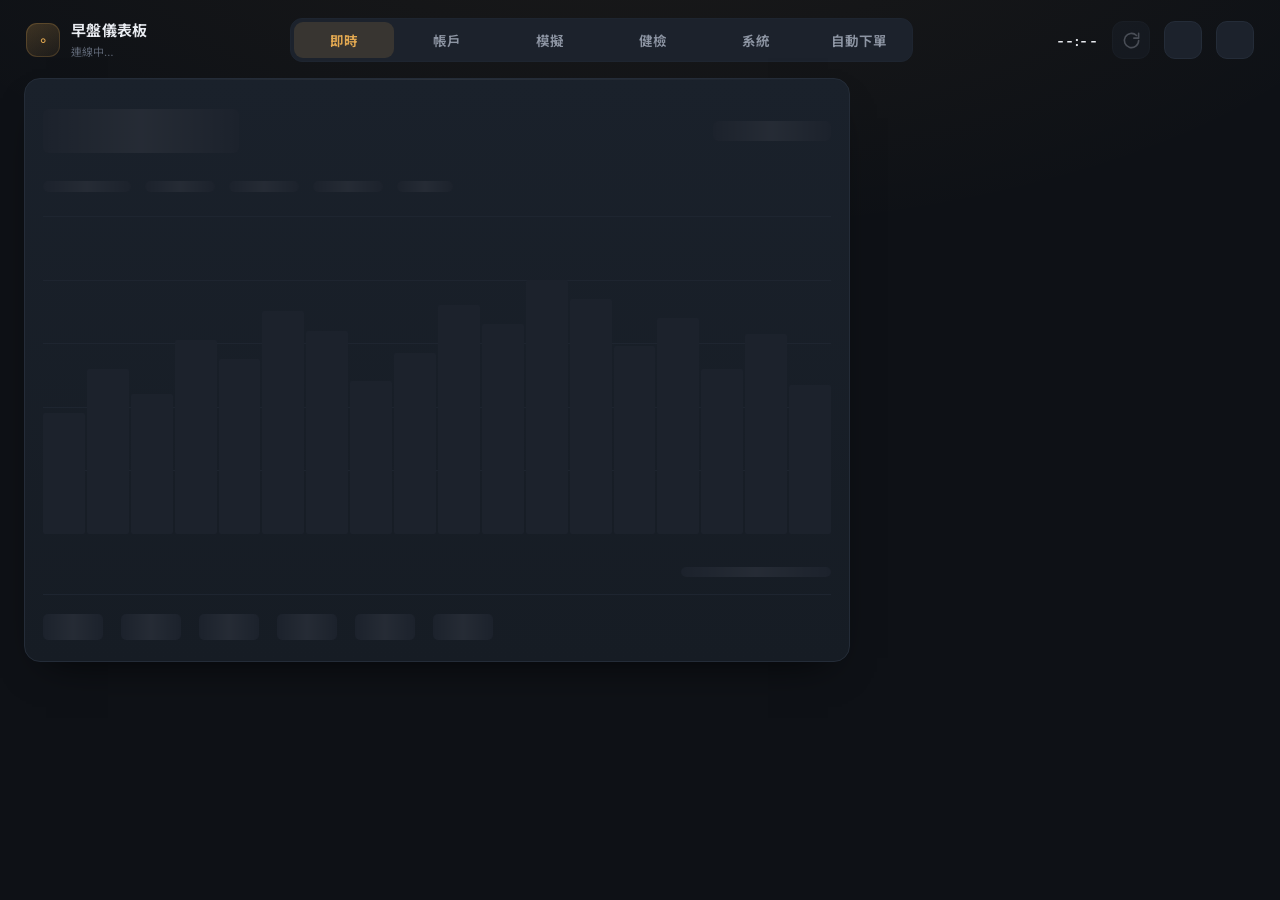
<file: tools/shioaji/panel_page.html>
<!doctype html><html lang="zh-Hant"><head><meta charset="utf-8">
<meta name="viewport" content="width=device-width,initial-scale=1">
<title>早盤儀表板</title>
<!-- 圖示直接內嵌（面板是單一檔、不另外供應靜態檔）。桌面 App 的視窗與
     工作列圖示就是靠這張 favicon；同一張圖也做成 panel.ico 給捷徑用。 -->
<link rel="manifest" href="/manifest.webmanifest">
<!-- ⭐ 2026-10-01 字型（Benson：「面板都換字」）。⛔ 只有字型檔，不載任何程式；斷網就退回系統字。 -->
<link rel="preconnect" href="https://fonts.googleapis.com"><link rel="preconnect" href="https://fonts.gstatic.com" crossorigin>
<link href="https://fonts.googleapis.com/css2?family=Inter:wght@400;500;600;700&family=Noto+Sans+TC:wght@400;500;700&display=swap" rel="stylesheet">
<meta name="theme-color" content="#0F1218">
<link rel="icon" type="image/png" href="[data-uri]">
<style>
/* 配色與版型對齊 trade-log App（css/style.css）。
   含台股慣例：紅色=漲/贏、綠色=跌/輸 —— 跟 App 一致，避免看反方向。
   2026-08-25 視覺升級（方案 A 沉穩，規格見 UI-REDESIGN-SPEC.md）：
   舊版每張卡同一個底色＋同一條邊框 ⇒ K 線圖（主角）跟一排篩選鈕（配角）視覺重量一樣。
   現在分三層：L1 主卡（只有 K 線圖，全頁唯一有陰影）／L2 一般卡／L3 純容器。 */
:root{
  --bg:#0E1116; --surface:#151A22; --surface-2:#1C222C; --raise:#1A212B;
  --line:#242C38; --line-soft:#1E2530;
  --text:#E9ECF1; --dim:#8D95A3; --faint:#5C6472; --ghost:#39414F;
  --gold:#E3A951; --gold-soft:rgba(227,169,81,.14); --gold-line:rgba(227,169,81,.42);
  /* 紅漲綠跌是台股慣例，色碼沿用舊值不准動，只補 soft/line 兩個衍生色 */
  --up:#EE5A54; --up-soft:rgba(238,90,84,.15); --up-line:rgba(238,90,84,.38);
  --down:#34B37E; --down-soft:rgba(52,179,126,.15); --down-line:rgba(52,179,126,.38);
  --r-lg:16px; --r-md:12px; --r-sm:9px; --r-xs:6px;
  --radius:var(--r-lg); --radius-sm:var(--r-sm);   /* 舊名保留當別名，免得改上百處 */
  --shadow-1:0 18px 40px -22px rgba(0,0,0,.85);
  --shadow-2:0 24px 60px -20px rgba(0,0,0,.7);
  --ease:cubic-bezier(.22,.68,.36,1);
  /* ⭐ 2026-10-01 Benson：「字好醜、沒質感」⇒ 中文思源黑體（Noto Sans TC）、數字與英文 Inter（Google Fonts，見 <head>）。
     ⚠️ 斷網載不到 ⇒ 自動退回後面的系統字，⛔ 不影響任何功能。
     ⚠️ --font-mono 也改 Inter：靠 body 的 tnum（等寬數字）對齊，數字每秒跳動也不會抖。 */
  --font-sans:"Inter","Noto Sans TC","PingFang TC","Microsoft JhengHei","Segoe UI",sans-serif;
  --font-mono:"Inter","Noto Sans TC",ui-monospace,"SF Mono",Menlo,Consolas,monospace;
}
*{box-sizing:border-box;margin:0;padding:0}
body{background:var(--bg); color:var(--text); font-family:var(--font-sans); line-height:1.5;
  background-image:radial-gradient(1100px 460px at 50% -10%, rgba(227,169,81,.055), transparent 72%);
  background-repeat:no-repeat; min-height:100vh; -webkit-font-smoothing:antialiased;
  letter-spacing:.01em; font-feature-settings:'tnum' 1; font-variant-numeric:tabular-nums;
  text-rendering:optimizeLegibility}
/* 電腦大螢幕：左邊大圖、右邊操作區。Benson 只在電腦上開這個面板。 */
.app{max-width:1500px; margin:0 auto; padding:0 24px 28px}
.cols{display:grid; grid-template-columns:minmax(0,1fr) 388px; gap:18px; align-items:start}
@media(max-width:1160px){ .cols{grid-template-columns:minmax(0,1fr)} }
.right{display:flex; flex-direction:column; gap:14px}
.topbar{display:flex; align-items:center; justify-content:space-between; padding:18px 2px 16px; gap:16px}
.brand{display:flex; align-items:center; gap:11px}
.brand .mark{width:34px;height:34px;border-radius:11px;display:grid;place-items:center;
  background:linear-gradient(150deg,rgba(227,169,81,.22),rgba(227,169,81,.06));
  color:var(--gold); font-size:15px; box-shadow:inset 0 0 0 1px rgba(227,169,81,.2)}
.brand .nm{font-size:15px; font-weight:680; letter-spacing:.3px}
.brand .sub{font-size:11px; color:var(--faint); margin-top:1px}
.clock{text-align:right; font-family:var(--font-mono); font-variant-numeric:tabular-nums}
.clock .d{font-size:14px; font-weight:600; letter-spacing:.4px}
.clock .w{font-size:11px; color:var(--faint)}
/* ══ 2026-09-24【交易分析師】右上角信件（class 一律 an- 前綴）══
   ⛔ 未讀用金色（跟開關同一個「要注意」語彙）；⛔ 不准用紅綠（紅綠只給損益）。 */
.an-tr{display:flex; align-items:center; gap:14px}
.an-mail{position:relative; width:38px; height:38px; border-radius:11px; border:1px solid var(--line);
  background:var(--surface-2); color:var(--dim); display:grid; place-items:center; cursor:pointer; flex:none; padding:0}
.an-mail:hover{color:var(--text)}
.an-rst.off{opacity:.45}
.ti{position:relative; display:inline-flex; vertical-align:middle; margin-left:6px; cursor:help; outline:none}
.ti .ic{width:15px; height:15px; border-radius:50%; border:1px solid var(--line); color:var(--dim); display:grid; place-items:center;
  font:italic 700 10px/1 Georgia,serif}
.ti:hover .ic,.ti:focus .ic{color:var(--text); border-color:var(--dim)}
.ti .tb{display:block; visibility:hidden; position:fixed; z-index:200; top:0; left:0; width:max-content; max-width:340px; pointer-events:none;
  background:var(--raise); border:1px solid var(--line); border-radius:10px; padding:8px 11px; box-shadow:0 12px 34px rgba(0,0,0,.5);
  font:400 12.5px/1.65 var(--font-sans); color:var(--text); white-space:normal; text-align:left; letter-spacing:0}
.ti .tb b{font-weight:700}
.ti:hover .tb,.ti:focus .tb{visibility:visible}
.rst-pop .t{font-weight:700; padding:2px 4px 8px}
.rst-pop .b{font-size:12.5px; color:var(--dim); line-height:1.7; padding:0 4px 10px}
.rst-pop .b b{color:var(--text)}
.rst-pop .row{display:flex; gap:8px; justify-content:flex-end}
.rst-pop .row button{border:1px solid var(--line); background:var(--surface-2); color:var(--text); border-radius:999px;
  padding:7px 14px; font:600 12.5px var(--font-sans); cursor:pointer; min-height:34px}
.rst-pop .row button.go{border-color:var(--gold-line); color:var(--gold)}
.rst-pop .row button:disabled{opacity:.5; cursor:default}
.an-mail.has{color:var(--gold); border-color:var(--gold-line)}
.an-mail svg{width:19px; height:19px}
.an-mail .bdg{position:absolute; top:-6px; right:-6px; min-width:18px; height:18px; border-radius:9px;
  background:var(--gold); color:#1a1307; font:700 10.5px var(--font-mono); display:grid; place-items:center;
  padding:0 5px; box-shadow:0 0 0 3px var(--bg)}
.an-pop{position:fixed; z-index:60; width:min(400px,calc(100vw - 24px)); max-height:70vh; overflow:auto;
  background:var(--raise); border:1px solid var(--line); border-radius:16px; padding:12px;
  box-shadow:0 18px 50px rgba(0,0,0,.55)}
.an-ih{display:flex; justify-content:space-between; align-items:baseline; padding:2px 4px 10px}
.an-ih b{font-size:14.5px} .an-ih span{font-size:11.5px; color:var(--faint)}
.an-item{display:flex; gap:10px; width:100%; text-align:left; background:var(--surface); color:var(--text);
  border:1px solid var(--line-soft); border-radius:12px; padding:10px 12px; cursor:pointer;
  position:relative; overflow:hidden; font-family:var(--font-sans)}
.an-item+.an-item{margin-top:7px}
.an-item .dot{width:8px; height:8px; border-radius:50%; margin-top:6px; flex:none}
.an-item .bd{flex:1; min-width:0}
.an-item .r1{display:flex; justify-content:space-between; gap:8px; font-size:13.5px; color:var(--dim)}
.an-item .r1 small{font-family:var(--font-mono); font-size:11px; color:var(--faint)}
.an-item .ln{font-size:12px; color:var(--faint); margin-top:3px; line-height:1.55}
.an-item .ch{display:flex; gap:6px; margin-top:6px; flex-wrap:wrap}
.an-item.unread{background:linear-gradient(90deg,rgba(227,169,81,.10),var(--surface) 55%); border-color:var(--gold-line)}
.an-item.unread::before{content:''; position:absolute; left:0; top:0; bottom:0; width:3px; background:var(--gold)}
.an-item.unread .dot{background:var(--gold); box-shadow:0 0 0 3px var(--gold-soft)}
.an-item.unread .r1{color:var(--text); font-weight:700}
.an-item.unread .ln{color:var(--dim)}
.an-new{font-size:10px; font-weight:700; color:#1a1307; background:var(--gold); border-radius:4px; padding:0 5px}
.an-lamp{display:inline-block; flex:none; white-space:nowrap; font-size:10.5px; font-weight:700; border-radius:99px; padding:1px 9px;
  color:var(--dim); background:var(--surface-2); border:1px solid var(--line)}
.an-lamp.wn,.an-lamp.bd{color:var(--gold); background:var(--gold-soft); border-color:var(--gold-line)}
.an-tag{display:inline-block; font-size:10.5px; font-weight:650; border-radius:5px; padding:0 6px; white-space:nowrap}
.an-tag.data{color:var(--gold); background:var(--gold-soft); border:1px solid var(--gold-line)}
.an-tag.judge{color:var(--dim); border:1px dashed var(--faint)}
.an-empty{font-size:12.5px; color:var(--faint); padding:14px 4px}
.an-sheet{position:fixed; inset:0; z-index:70; background:rgba(8,10,14,.72); overflow:auto; padding:24px 16px}
.an-doc{max-width:1240px; margin:0 auto; background:var(--bg); border:1px solid var(--line); border-radius:18px;
  padding:18px 20px 22px}
.an-dh{display:flex; justify-content:space-between; align-items:center; gap:12px; flex-wrap:wrap; margin-bottom:14px}
.an-dh .t{font-size:12.5px; color:var(--faint)} .an-dh .t b{font-size:16px; color:var(--text); margin-right:8px}
.an-dh button{border:1px solid var(--line); background:var(--surface-2); color:var(--dim); border-radius:10px;
  padding:7px 14px; font-size:13px; cursor:pointer; font-family:var(--font-sans)}
.an-verdict{display:flex; gap:12px; align-items:flex-start; background:linear-gradient(180deg,var(--raise),#161C24);
  border:1px solid var(--line); border-radius:16px; padding:14px 16px; margin-bottom:16px}
.an-verdict p{font-size:16px; font-weight:650; line-height:1.55; margin:0}
.an-cols{display:grid; grid-template-columns:minmax(0,1fr) 360px; gap:18px; align-items:start}
@media(max-width:1100px){ .an-cols{grid-template-columns:minmax(0,1fr)} }
.an-stack{display:flex; flex-direction:column; gap:16px}
.an-card{background:var(--surface); border:1px solid var(--line-soft); border-radius:16px; padding:14px 16px}
.an-nw{display:flex; flex-direction:column; gap:5px; padding:11px 0}
.an-nw:first-child{padding-top:0} .an-nw:last-child{padding-bottom:0}
.an-nw+.an-nw{border-top:1px solid var(--line-soft)}
.an-nw .top{display:flex; gap:8px; align-items:center; flex-wrap:wrap; font-family:var(--font-mono); font-size:11.5px; color:var(--faint)}
.an-nw h3{font-size:14.5px; font-weight:650; line-height:1.45; margin:0}
.an-nw p{font-size:12.5px; color:var(--dim); margin:0; line-height:1.65}
.an-imp{background:var(--surface-2); border:1px solid var(--line-soft); border-radius:10px; padding:7px 10px;
  display:grid; grid-template-columns:auto 1fr; gap:3px 12px; font-size:12px}
.an-imp b{white-space:nowrap} .an-imp span{color:var(--dim)}
.an-src{font-size:11.5px; color:var(--faint)} .an-src a{color:var(--dim)}
.an-rows .r{display:flex; justify-content:space-between; gap:12px; font-size:12.5px; padding:6px 0}
.an-rows .r+.r{border-top:1px solid var(--line-soft)}
.an-rows .r .k{color:var(--faint); white-space:nowrap} .an-rows .r .v{text-align:right}
.an-rows .r .v small{display:block; color:var(--faint); font-size:11px}
.an-rail{display:grid; grid-template-columns:repeat(3,1fr); gap:8px; margin:6px 0}
.an-rail .k{font-size:10.5px; color:var(--faint)} .an-rail .v{font-size:14.5px; font-weight:650; font-family:var(--font-mono)}
.an-st+.an-st{border-top:1px solid var(--line-soft); padding-top:12px; margin-top:12px}
.an-st .hd{display:flex; justify-content:space-between; align-items:center}
.an-st .hd b{font-size:14px} .an-note{font-size:11.5px; color:var(--faint); line-height:1.6}
.an-pos{height:3px; border-radius:2px; background:var(--surface-2); margin:7px 0 3px; position:relative}
.an-pos i{position:absolute; top:-4px; width:3px; height:11px; border-radius:2px; background:var(--gold)}
.an-bar{height:5px; border-radius:3px; background:var(--surface-2); overflow:hidden; margin-top:4px}
.an-bar i{display:block; height:100%; background:var(--gold); opacity:.8}
.an-rec{background:var(--surface-2); border:1px solid var(--line-soft); border-radius:12px; padding:11px 13px;
  display:flex; flex-direction:column; gap:6px}
.an-rec+.an-rec{margin-top:9px}
.an-rec h3{font-size:14px; margin:0} .an-rec p{font-size:12.5px; color:var(--dim); margin:0; line-height:1.65}
.an-rec .ask{font-size:12.5px; color:var(--gold); border-top:1px dashed var(--line); padding-top:6px}
.an-foot{font-size:11px; color:var(--faint); text-align:center; margin-top:16px}
.an-totop{text-align:center; margin-top:14px}
.an-totop button{border:1px solid var(--line); background:var(--surface-2); color:var(--dim); border-radius:10px;
  padding:9px 18px; font-size:13px; cursor:pointer; font-family:var(--font-sans)}
.an-totop button:hover{color:var(--text)}
/* L2：一般卡（右欄、回顧的資料卡）。margin-bottom 保留 —— 右欄很多地方靠它疊卡片 */
.card{background:var(--surface); border:1px solid var(--line-soft); border-radius:var(--r-lg);
  padding:16px 18px; margin-bottom:12px}
/* L1：只有 K 線圖用。全頁唯一有陰影的東西 ⇒ 一眼看得出誰是主角。
   ⚠ 不可以加 overflow:hidden —— 迷你月曆 .calpop 是浮出卡片外的絕對定位元素。 */
.card.l1{background:linear-gradient(180deg,var(--raise),#161C24); border-color:var(--line);
  box-shadow:var(--shadow-1); padding:16px 18px 13px; position:relative}
.card.l1::before{content:''; position:absolute; left:16px; right:16px; top:0; height:1px;
  background:linear-gradient(90deg,transparent,rgba(255,255,255,.07),transparent)}
/* L3：純容器（篩選 chips、只放一行提示的區塊）—— 不要再包一張有邊框的卡 */
.sec-head{display:flex; align-items:center; justify-content:space-between; margin:0 2px 8px; gap:10px}
.sec-head h2{font-size:11.5px; margin:0; color:var(--dim); letter-spacing:1.6px; font-weight:650}
.sec-head .count{font-size:11px; color:var(--faint); font-family:var(--font-mono);
  font-variant-numeric:tabular-nums}
.grid{display:grid; grid-template-columns:1fr 1fr; gap:1px; background:var(--line-soft);
  border-radius:var(--r-md); overflow:hidden}
.cell{background:var(--surface); padding:11px 13px}
.cell .l{font-size:11px; color:var(--dim)}
.cell .v{font-size:19px; font-weight:650; font-family:var(--font-mono);
  font-variant-numeric:tabular-nums; margin-top:2px}
.up{color:var(--up)} .down{color:var(--down)} .flat{color:var(--text)}
.chart{position:relative}
/* 用瀏覽器原生的縮放把手：右下角可拖曳改變寬高，尺寸記在 localStorage。
   preserveAspectRatio="none" 讓 K 線跟著容器拉伸，跟看盤軟體一樣。 */
.cwrap{overflow:hidden; border-radius:10px; position:relative}
.cwrap svg{display:block; width:100%; height:auto; cursor:grab; touch-action:none;
  user-select:none}
.legend{display:flex; gap:14px; flex-wrap:wrap; font-size:12.5px; color:var(--dim);
  font-family:var(--font-mono); font-variant-numeric:tabular-nums; margin:2px 0 8px}
.legend b{color:var(--text); font-weight:600}
.legend .lt{color:var(--faint)}
.chint{font-size:11px; color:var(--faint); text-align:right; margin-top:5px}
.chint #cinfo{color:var(--dim)}
/* 報價區三層：52px 價格（主角）／有底色的漲跌膠囊／第三行灰字（即時燈・昨收・合約・更新時間）。
   標頭右邊是兩行的翻頁列，一定要底部對齊（flex-end）：baseline 會把右欄「第一行的基線」
   對到大字的基線，第二行整條就掛到大字底線以下，整塊白白多吃 22px（實測 45→67）。
   （2026-09-16 前回顧分頁的 #rhead 也是同一套 qblock；那一頁拿掉了，規則不變。） */
.chead{display:flex; align-items:flex-end; justify-content:space-between; margin-bottom:10px;
  gap:16px; flex-wrap:wrap}
.qblock{display:flex; flex-direction:column; gap:6px; min-width:0}
.qmain{display:flex; align-items:baseline; gap:11px; flex-wrap:wrap}
.cpx{font-size:52px; font-weight:700; font-family:var(--font-mono);
  font-variant-numeric:tabular-nums; line-height:.94; letter-spacing:-1.6px}
.cchg{display:inline-flex; align-items:baseline; gap:7px; font-family:var(--font-mono);
  font-variant-numeric:tabular-nums; font-size:15px; font-weight:700; padding:4px 10px 5px;
  border-radius:9px; line-height:1}
.cchg.up{background:var(--up-soft); color:var(--up)}
.cchg.down{background:var(--down-soft); color:var(--down)}
.cchg.flat{background:var(--surface-2); color:var(--dim)}
.cchg .pct{font-size:12.5px; font-weight:600; opacity:.85}
.qsub{display:flex; align-items:center; gap:9px; font-size:11.5px; color:var(--faint);
  font-family:var(--font-mono); flex-wrap:wrap}
.qsub .sep{color:var(--ghost)}
.qsub .live{color:var(--gold); display:inline-flex; align-items:center; gap:5px}
.qsub .live i{width:6px;height:6px;border-radius:50%;background:var(--gold);
  box-shadow:0 0 0 3px var(--gold-soft)}
/* 沒有即時報價時燈換成中性灰 —— 週末沒報價不是故障 */
.qsub .live.dead{color:var(--faint)}
.qsub .live.dead i{background:var(--faint); box-shadow:0 0 0 3px rgba(255,255,255,.05)}
/* 換日：圖上常駐一條翻頁列，右欄兩行 —— 上排「能按的」（◀ 日期 ▶ 今天／即時），
   下排 11px 灰字「只是說明的」（夜盤範圍、練習結果、鍵盤提示）。
   高度預算：r1 24px ＋ gap 2px ＋ r2 約 16px ＝ 42px，不可超過改版前的 45px；
   動任何一個字級／padding 都要重量一次 getBoundingClientRect().height，不能用字級推算。 */
.pager{display:flex; flex-direction:column; align-items:flex-end; gap:2px; position:relative}
.pager .r1{display:flex; align-items:center; gap:3px}
.pager .r2{display:flex; align-items:center; gap:7px; font-size:11px; color:var(--faint);
  line-height:1.25; padding-right:5px; flex-wrap:wrap; justify-content:flex-end}
.pager .r2 .sep{color:var(--ghost)}
.pager .r2 b{font-family:var(--font-mono); font-variant-numeric:tabular-nums;
  font-size:11.5px; font-weight:650}
.pager .r2 .kbdgrp{display:inline-flex; gap:3px; align-items:center}
.pager .r2 kbd{font-family:var(--font-mono); font-size:10.5px; background:var(--surface-2);
  border:1px solid var(--line-soft); border-radius:5px; padding:0 4px; color:var(--dim);
  line-height:1.35}
/* 箭頭去框變成幽靈圖示：有框的方塊視覺重量跟資訊一樣重，會跟日期互相搶。
   24×24 是上限，26×26 會讓整塊超過 45px。變灰用顏色不用 opacity（opacity 連背景一起淡，看起來髒）。 */
.pager .nav-icon{width:24px; height:24px; border-radius:8px; border:0; background:transparent;
  color:var(--faint); font-size:11px; line-height:1; display:grid; place-items:center;
  cursor:pointer; font-family:var(--font-sans); padding:0;
  transition:background .12s var(--ease), color .12s var(--ease)}
.pager .nav-icon:hover:not(:disabled){background:var(--surface-2); color:var(--text)}
.pager .nav-icon:active:not(:disabled){background:var(--line)}
.pager .nav-icon:disabled{color:var(--ghost); cursor:default}
.pager .nav-icon:focus-visible{outline:1px solid var(--gold); outline-offset:1px}
/* 日期本身不再是金色（金色只留給「即時／現在」一個意思），line-height 全部鎖 1，
   否則行高會把 r1 撐過 24px */
.pager .dstamp{display:inline-flex; align-items:center; gap:7px; border:0; background:transparent;
  cursor:pointer; padding:3px 7px; border-radius:9px; color:var(--text); line-height:1;
  font-family:var(--font-mono); font-variant-numeric:tabular-nums; white-space:nowrap;
  transition:background .12s var(--ease)}
.pager .dstamp .num{font-size:15px; font-weight:650; letter-spacing:.3px; line-height:1}
/* 星期那一格永遠佔一個字寬（今天是週末/休市時 dayInfo 找不到、星期是空的）——
   翻頁列整條靠右對齊，這一格一縮 ◀ 就往右跑 12px，連點時第 2 下會落到日期鈕上（誤開月曆）。 */
.pager .dstamp .wd{font-family:var(--font-sans); font-size:12px; color:var(--dim);
  font-weight:500; line-height:1; min-width:1em; text-align:center}
.pager .dstamp .cal-i{color:var(--faint); transition:color .12s var(--ease)}
.pager .dstamp .caret{font-size:8px; color:var(--faint);
  transition:transform .15s var(--ease), color .12s var(--ease)}
.pager .dstamp:hover{background:var(--surface-2)}
.pager .dstamp:hover .cal-i,.pager .dstamp:hover .caret{color:var(--gold)}
.pager .dstamp.open{background:var(--surface-2)}
.pager .dstamp.open .cal-i,.pager .dstamp.open .caret{color:var(--gold)}
.pager .dstamp.open .caret{transform:rotate(180deg)}
.pager .dstamp.loading .num{color:var(--dim)}
.pager .dstamp:focus-visible{outline:1px solid var(--gold); outline-offset:1px}
/* 金色只准有一個意思＝「即時／現在」：看歷史日時出現金色「今天」鈕，
   即時時改成金點，兩者永不同時出現（舊版金色膠囊＋金色今天互搶就是這樣消掉的） */
.pager .jump2{font-family:var(--font-sans); font-size:12px; font-weight:600; cursor:pointer;
  border:0; border-radius:8px; padding:4px 10px; line-height:1.15;
  background:var(--gold-soft); color:var(--gold); white-space:nowrap;
  display:inline-flex; align-items:center; justify-content:center; min-width:52px;
  transition:background .12s var(--ease)}
.pager .jump2:hover:not(:disabled){background:rgba(227,169,81,.24)}
/* 【細節】分頁會在「今天沒有逐筆紀錄」時把它停用（寬度要跟能按的時候一模一樣，
   消失或變窄都會讓整條靠右對齊的 r1 位移）。即時分頁不會走到這個狀態。 */
.pager .jump2:disabled{background:var(--surface-2); color:var(--ghost); cursor:default}
/* 「今天」鈕與「即時」燈固定同寬：這兩個是互斥的（看歷史日才有今天鈕），
   寬度不一樣的話一按 ◀ 整條靠右對齊的 r1 就會位移，連點時第 2 下會落到別的鈕上。 */
.pager .livelamp{display:inline-flex; align-items:center; justify-content:center; gap:6px;
  font-size:12px; color:var(--dim); min-width:52px;
  padding:4px 6px 4px 4px; line-height:1.15; white-space:nowrap}
.pager .livelamp i{width:6px; height:6px; border-radius:50%; background:var(--gold);
  box-shadow:0 0 0 3px var(--gold-soft)}

/* 月曆改成錨在翻頁列底下的浮層：以前掛在圖下面，展開會把整張 K 線圖往下推、
   而且離入口很遠。#cpick 仍然是獨立節點（不併進 #chead）—— #chead 每秒跟著報價重繪，
   月曆若在裡面會被整個重建，滑鼠停在哪一格都會被打斷。 */
.cheadwrap{position:relative}
.calpop{position:absolute; top:calc(100% + 8px); right:0; z-index:30}
.calpop .calbox{margin-top:0; box-shadow:var(--shadow-2)}
.calbox{margin-top:10px; border:1px solid var(--line); border-radius:14px;
  padding:12px 14px 13px; background:var(--surface-2); width:max-content; max-width:100%}
.calhead{display:flex; align-items:center; justify-content:space-between; gap:18px;
  margin-bottom:10px}
.calhead .mo{font-family:var(--font-mono); font-size:12.5px; font-weight:700}
.calhead .cnav{display:flex; gap:5px}
.calhead .cnav button{width:24px; height:24px; border-radius:6px; font-size:12px;
  display:grid; place-items:center; padding:0; cursor:pointer;
  background:var(--surface); color:var(--dim); border:1px solid var(--line-soft)}
.calhead .cnav button:hover:not(:disabled){border-color:var(--gold-line); color:var(--gold)}
.calhead .cnav button:disabled{opacity:.3; cursor:default}
.cal{display:grid; grid-template-columns:repeat(5,48px); gap:5px}
.cal .wd{font-size:10px; color:var(--faint); text-align:center; letter-spacing:1px}
.cal .cell{position:relative; height:44px; border-radius:10px; border:1px solid transparent;
  background:var(--bg); cursor:pointer; padding:5px 0 0; display:flex; flex-direction:column;
  align-items:center; gap:2px; font-family:var(--font-mono)}
.cal .cell .dd{font-size:13.5px; font-weight:700; line-height:1.1;
  font-variant-numeric:tabular-nums}
.cal .cell .pc{font-size:9px; line-height:1; opacity:.85}
.cal .cell .rngbar{position:absolute; left:7px; right:7px; bottom:5px; height:2px;
  border-radius:1px; opacity:.5}
.cal .cell:hover{border-color:var(--line)}
.cal .cell.up .dd,.cal .cell.up .pc{color:var(--up)} .cal .cell.up .rngbar{background:var(--up)}
.cal .cell.dn .dd,.cal .cell.dn .pc{color:var(--down)} .cal .cell.dn .rngbar{background:var(--down)}
.cal .cell.na .dd{color:var(--dim)}
/* 休市與空格：不能點，也不要看起來像能點 */
.cal .cell.off{background:transparent; cursor:default; border-color:transparent}
.cal .cell.off .dd{color:var(--ghost); font-weight:400}
.cal .cell.prac{border-color:var(--gold-line)}
.cal .cell.on{background:var(--gold-soft); border-color:var(--gold)}
.cal .cell.today::after{content:''; position:absolute; top:5px; right:6px; width:5px;
  height:5px; border-radius:50%; background:var(--gold)}
.callegend{display:flex; gap:14px; flex-wrap:wrap; margin-top:11px; font-size:10.5px;
  color:var(--faint)}
.callegend i{display:inline-block; width:8px; height:8px; border-radius:3px;
  vertical-align:-1px; margin-right:4px}
/* 窄視窗：只收掉「裝飾」（鍵盤提示，那裡通常也沒有實體鍵盤），
   夜盤範圍與練習結果是資訊、不可藏；月曆改靠左展開才不會超出右邊界。
   不要對 .pager 下 width:100% —— 那會逼它提早換行，實測反而多吃一整行。 */
@media(max-width:820px){
  .pager .r2 .kbdgrp,.pager .r2 .sep.k{display:none}
  .calpop{right:auto; left:0}
}
/* ── 資料軌：取代舊的 mini 一行純文字（即時）與 7 格方塊（回顧），兩邊共用同一個元件。
   舊版 9 個數字同字級同顏色、只用空白隔開 ⇒ 讀起來是一長串連續的字。
   新版：①標籤在上、數值在下 ②分組（動能／今天／盤口／現貨）中間有分隔線
        ③位階與量能各給一條 3px 量尺 —— 只是把已發生的數字畫成長度，
          不得加任何「強／弱／偏多」之類的評語（CLAUDE.md 第一段）。 */
.rail{display:flex; align-items:stretch; flex-wrap:wrap; margin-top:12px; padding-top:11px;
  border-top:1px solid var(--line-soft)}
.rail .grp{display:flex; gap:18px; padding:0 18px; border-right:1px solid var(--line-soft)}
.rail .grp:first-child{padding-left:0}
.rail .grp:last-child{border-right:0; padding-right:0}
.rail .it{min-width:44px}
.rail .k{font-size:10.5px; color:var(--faint); letter-spacing:.4px; white-space:nowrap; line-height:1.3}
.rail .v{font-size:15px; font-weight:650; font-family:var(--font-mono);
  font-variant-numeric:tabular-nums; line-height:1.25; margin-top:2px; white-space:nowrap}
.rail .v small{font-size:10.5px; font-weight:500; color:var(--faint); margin-left:2px}
.rail .v i{font-style:normal; color:var(--faint)}      /* 「未開盤」這種非數值 */
/* 加權後面的漲跌：比點數小一級，紅漲綠跌。用 em 不用 small ——
   small 已經被單位（「倍」）佔走，兩者字級與顏色都不一樣。 */
.rail .v em{font-style:normal; font-size:11.5px; font-weight:600; margin-left:6px;
  letter-spacing:0}
.rail .v em.up{color:var(--up)} .rail .v em.down{color:var(--down)}
.rail .v em.flat{color:var(--faint)}
.rail .track{height:3px; border-radius:2px; background:var(--surface-2); margin-top:5px;
  overflow:hidden; position:relative}
.rail .track i{position:absolute; top:0; bottom:0; left:0; border-radius:2px; background:var(--dim)}
.rail .track i.hot{background:var(--gold)}
.rail .muted .v{color:var(--dim)}
.btns{display:flex; gap:10px}
.btn{flex:1; padding:14px; border-radius:var(--r-md); cursor:pointer; border:1px solid transparent;
  font-family:var(--font-sans); font-size:15.5px; font-weight:700; letter-spacing:1px;
  transition:transform .1s var(--ease), background .15s var(--ease), border-color .15s var(--ease)}
.btn.long{background:var(--up-soft); color:var(--up); border-color:var(--up-line);
  box-shadow:inset 0 1px 0 rgba(255,255,255,.05)}
.btn.short{background:var(--down-soft); color:var(--down); border-color:var(--down-line);
  box-shadow:inset 0 1px 0 rgba(255,255,255,.05)}
.btn.long:hover:not(:disabled){background:rgba(238,90,84,.22)}
.btn.short:hover:not(:disabled){background:rgba(52,179,126,.22)}
.btn.flat2{background:var(--surface-2); color:var(--text); border-color:var(--line)}
.btn.ghost{flex:0 0 auto; background:transparent; color:var(--faint); font-size:13px;
  font-weight:500; border-color:var(--line)}
.btn.ghost:hover:not(:disabled){color:var(--text); border-color:var(--faint)}
.btn:active:not(:disabled){transform:scale(.985)}
/* 沒有即時報價時的下單按鈕：真的停用，並在底下寫清楚為什麼（不是純視覺的灰） */
.btn:disabled{opacity:.3; cursor:not-allowed}
.btn:disabled:active{transform:none}
.whyoff{margin-top:10px; font-size:11.5px; color:var(--faint); line-height:1.6}
/* ═══ 真實下單 ═══
   刻意跟練習長得不一樣：誤按是這件事最大的風險，兩組按鈕長得像就遲早會出事。
   金色外框＋明確寫「真實下單」，而且預設收起來、每次開面板都要重新打開。 */
.real{margin-top:14px; border-color:var(--gold-line);
  background:linear-gradient(180deg,var(--raise),#161C24)}
.real .sec-head h2{color:var(--gold)}
.rtop{display:flex; align-items:center; justify-content:space-between; gap:10px}
.rlabel{font-size:12.5px; color:var(--dim)}
.rlabel b{color:var(--text); font-weight:650}
.sw{width:46px; height:26px; border-radius:999px; background:var(--surface-2);
  border:1px solid var(--line); position:relative; cursor:pointer; flex:none;
  transition:background .18s var(--ease), border-color .18s var(--ease)}
.sw i{position:absolute; top:3px; left:3px; width:18px; height:18px; border-radius:50%;
  background:var(--ghost); transition:transform .18s var(--ease), background .18s var(--ease)}
.sw.on{background:var(--gold-soft); border-color:var(--gold-line)}
.sw.on i{transform:translateX(20px); background:var(--gold)}
.rbody{margin-top:14px; padding-top:14px; border-top:1px solid var(--line-soft)}
.rrow{display:flex; justify-content:space-between; font-size:12.5px; padding:4px 0}
.rrow .k{color:var(--faint)}
.rrow .v{font-family:var(--font-mono); font-variant-numeric:tabular-nums}
.rbtns{display:flex; gap:9px; margin-top:13px}
.rbtn{flex:1; padding:15px 10px; border-radius:var(--r-md); cursor:pointer; font-family:inherit;
  font-size:14.5px; font-weight:700; border:1px solid; letter-spacing:.5px;
  position:relative; overflow:hidden}
.rbtn.b{background:var(--up-soft); color:var(--up); border-color:var(--up-line)}
.rbtn.s{background:var(--down-soft); color:var(--down); border-color:var(--down-line)}
.rbtn:disabled{opacity:.28; cursor:not-allowed}
/* 長按送出：確認框要多一次移動＋點擊，下單當下那一兩秒很要命（Benson 2026-08-28）。
   長按只有一個動作、原地不動，而且誤觸點一下不會送。
   按住的過程中才把停利停損長出來 —— 把確認塞進等待裡，不另外花時間。 */
.rbtn .fill{position:absolute; left:0; top:0; bottom:0; width:0; background:currentColor;
  opacity:.22; pointer-events:none}
.rbtn.holding .fill{transition:width var(--hold,650ms) linear; width:100%}
.rbtn .hint{display:block; font-size:10.5px; font-weight:600; margin-top:3px;
  font-family:var(--font-mono); opacity:0; transition:opacity .12s var(--ease)}
.rbtn.holding .hint{opacity:.95}
.rbtn span{position:relative}
/* 載入中的三個點。⚠️ 這一塊**不是**每 0.5 秒重繪的節點（只有 partial 變了才換），
   所以可以掛動畫；報價那些每 tick 重建的地方一律不准掛（面板開發鐵律）。 */
.dots{display:inline-flex; gap:4px; margin-left:6px; vertical-align:middle}
.dots i{width:5px; height:5px; border-radius:50%; background:var(--gold);
  animation:dotpulse 1.1s var(--ease) infinite}
.dots i:nth-child(2){animation-delay:.18s}
.dots i:nth-child(3){animation-delay:.36s}
@keyframes dotpulse{0%,60%,100%{opacity:.22} 30%{opacity:1}}
@media (prefers-reduced-motion:reduce){.dots i{animation:none; opacity:.6}}
.quota{font-size:11px; color:var(--faint); font-family:var(--font-mono);
  text-align:right; margin-top:9px}
/* 今天的真實交易成績單。⚠️ 這一塊每 0.5 秒跟著卡片重繪，所以不掛任何動畫。 */
/* 筆數多了要能捲，不可以把整張卡撐長（lab-ux 實測 7 筆就把右欄撐到 1259.9px）。
   ⚠️ 有 max-height 的 flex 直欄，子元素一定要 flex:none，否則每一列會被壓扁。 */
.rtrades{margin-top:12px; padding-top:10px; border-top:1px solid var(--line)}
.rtlist{max-height:168px; overflow-y:auto; display:flex; flex-direction:column}
.rtlist>*{flex:none}
.rth{display:flex; align-items:baseline; gap:8px; font-size:12px; margin-bottom:6px}
.rnet{margin-left:auto; font-family:var(--font-mono); font-size:13px; font-weight:600}
.rtrow{display:flex; align-items:center; gap:8px; padding:4px 0;
  font-size:12px; font-family:var(--font-mono)}
.rtrow+.rtrow{border-top:1px solid var(--line)}
.rtt{color:var(--dim); min-width:132px}
.rtp{color:var(--text); min-width:118px}
.rtw{margin-left:auto; font-size:11px}
.rtn{min-width:52px; text-align:right; font-weight:600}
/* 有真實部位：整張卡換成部位的顏色，一眼看得出在玩真的 */
.real.holding{border-color:var(--up-line);
  background:linear-gradient(180deg,rgba(238,90,84,.10),#161C24)}
.real.holding.sh{border-color:var(--down-line);
  background:linear-gradient(180deg,rgba(52,179,126,.10),#161C24)}
.rpos{display:flex; align-items:baseline; gap:10px; margin-bottom:6px}
.rpos .big{font-size:34px; font-weight:700; font-family:var(--font-mono); line-height:1}
.rpos .tag{font-size:11px; font-weight:700; padding:3px 9px; border-radius:var(--r-xs)}
.rpos .tag.l{background:var(--up-soft); color:var(--up)}
.rpos .tag.s{background:var(--down-soft); color:var(--down)}
.ralarm{background:var(--gold-soft); border:1px solid var(--gold-line);
  border-radius:var(--r-md); padding:11px 13px; margin-top:12px; font-size:12.5px; line-height:1.6}
.ralarm.bad{background:var(--up-soft); border-color:var(--up-line)}
@keyframes kk-puls{0%,100%{opacity:1}50%{opacity:.55}}
.ralarm.bad{animation:kk-puls 1.1s ease-in-out infinite}
@media (prefers-reduced-motion: reduce){
  .ralarm.bad{animation:none}
  .rbtn.holding .fill{transition:none; width:100%}
}

/* ═══════════════════════════════════════════════════════════════════════
   【右欄兩個分頁：練習 ／ 真實】2026-09-01（lab-ux v2 提案，老闆已拍板）
   -----------------------------------------------------------------------
   一眼看得出站在哪一區＝四個訊號同時變，沒有一個需要讀字：
     ① 頁籤填色（練習深灰實心／真實金色實心）
     ② 整區外框（真實有金線＋陰影，全頁最重）
     ③ 左緣 4px 直帶貫穿整區（灰／金漸層）
     ④ 下單鈕形狀（練習描邊＋淡底／真實實心）—— 形狀在餘光裡最強
   結構本身就是防呆：站在練習分頁時，畫面上根本沒有真實下單鈕。

   ⛔ 修飾字一律加前綴（t- / z- / c- / n-）。裸寫 .real 會被既有的
      .real{margin-top:14px; background:linear-gradient(...)} 套中 ——
      lab-ux 實測第二顆頁籤整個往下掉 14px、未選取時還吃到別人的漸層底。
   ⛔ 也不可以拿 .warn 當修飾字：既有的 .warn 是金色圓角藥丸，
      套到 .n-g 上整列會變成藥丸。要標「該注意」一律用 .n-att。
   ⚠️ 這一整區每 0.5 秒會被重繪，所以一個 CSS animation 都不掛。
   ═══════════════════════════════════════════════════════════════════════ */
/* 【鐵律】有 max-height 的 flex 直欄，子元素一定要 flex:none，否則不是捲動
   而是把每一列壓扁 —— 筆數少的時候完全看不出來。 */
#tab-live .right>*{flex:none}
/* 沒有警報時完全不佔位（.right 有 gap:14px，空的節點照樣會多一段空隙） */
#tab-live #xal:empty{display:none}
#tab-live #xal{position:sticky; top:8px; z-index:20}
#acct:empty{display:none}
/* 【帳戶】自己一頁（2026-09-21）：一張卡不要拉成整個螢幕寬，字會散掉 */
#tab-acct{max-width:560px}
/* ⭐ 2026-10-01 Benson：「排列有點醜，目標移到右邊」⇒ 寬螢幕左右兩欄（左帳戶總覽、右目標）；窄螢幕照舊上下疊。
   ⚠️ 用 :not([hidden])：直接寫 display:grid 會蓋掉 hidden，切到別頁時這一頁還會露出來。 */
@media(min-width:1100px){
  #tab-acct:not([hidden]){display:grid; grid-template-columns:minmax(0,560px) minmax(0,1fr);
    gap:16px; align-items:start; max-width:1400px}
  #tab-acct .ac.gl{margin-top:0}
}

/* ── 【帳戶總覽】（2026-09-21）：券商端的錢。
   ⛔ 紅綠只給「賺賠」那一個數字（跟這一頁其他地方同一條規矩）；
   ⛔ 金額一律等寬數字（每分鐘會換一次，不等寬整張卡會抖）。 */
.ac{border:1px solid var(--line); border-radius:var(--r-md); background:var(--surface);
  padding:13px 14px 12px}
.ac .hd{display:flex; align-items:baseline; justify-content:space-between; gap:8px}
.ac .hd .t{font-size:13px; font-weight:700; color:var(--text)}
.ac .hd .at{font-size:10.5px; color:var(--faint); font-family:var(--font-mono)}
.ac .big{font-size:23px; font-weight:700; color:var(--text); line-height:1.25; margin-top:6px;
  font-family:var(--font-mono); font-variant-numeric:tabular-nums}
.ac .sub{font-size:11.5px; color:var(--dim); line-height:1.65; margin-top:3px;
  font-family:var(--font-mono); font-variant-numeric:tabular-nums}
.ac .sub .up{color:var(--up)} .ac .sub .down{color:var(--down)}
.ac .line{margin-top:8px; padding-top:8px; border-top:1px solid var(--line-soft);
  font-size:11.5px; color:var(--dim); line-height:1.6}
.ac .warn{color:var(--gold); font-weight:650}
.ac .miss{font-size:12px; color:var(--faint); line-height:1.6; margin-top:5px}
.ac .spark{margin-top:9px}
.ac .spark svg{display:block; width:100%; height:42px}
.ac .spark .cap{font-size:10.5px; color:var(--faint); margin-top:3px}
/* ⭐ 2026-09-30 目標卡 */
.ac.gl{margin-top:12px}
.gl-pos{font-size:14px; font-weight:650; color:var(--text); line-height:1.6; margin-top:7px}
.gl-bar{height:8px; border-radius:4px; background:var(--line-soft); margin-top:9px; overflow:hidden}
.gl-bar i{display:block; height:100%; background:var(--gold); border-radius:4px}
.gl-scale{display:flex; justify-content:space-between; font-size:10.5px; color:var(--faint); margin-top:3px;
  font-family:var(--font-mono)}
.gl-chart{margin-top:10px}
.gl-chart svg{display:block; width:100%; height:auto}
.gl-key{display:flex; flex-wrap:wrap; gap:14px; font-size:10.5px; color:var(--faint); margin-top:4px}
.gl-key i{display:inline-block; width:16px; height:0; vertical-align:middle; margin-right:5px}
.gl-key .k-t{border-top:2px solid var(--gold)} .gl-key .k-s{border-top:2px dashed var(--dim)}
.gl-key .k-a{border-top:2px solid var(--text)}
.gl-key .k-d{border-top:2px dotted var(--gold)}
.gl-vw{display:flex; justify-content:flex-end; gap:4px; margin-bottom:2px}
.gl-vw button{font:inherit; font-size:11px; padding:2px 10px; border-radius:999px; cursor:pointer;
  border:1px solid var(--line-soft); background:transparent; color:var(--faint)}
.gl-vw button.on{color:var(--text); border-color:var(--dim)}
.gl-h{font-size:12px; font-weight:650; color:var(--text); margin-top:14px}
.gl-tw{overflow-x:auto; margin-top:6px}
.gl-t{width:100%; border-collapse:collapse; font-size:11.5px; font-family:var(--font-mono);
  font-variant-numeric:tabular-nums; white-space:nowrap}
.gl-t th{font-weight:600; color:var(--faint); text-align:right; padding:4px 8px; border-bottom:1px solid var(--line-soft)}
.gl-t td{color:var(--dim); text-align:right; padding:4px 8px; border-bottom:1px solid var(--line-soft)}
.gl-t th:first-child,.gl-t td:first-child{text-align:left}
.gl-t tr.done td{color:var(--faint)}
.gl-t tr.now td{color:var(--text); font-weight:650}
.gl-t .up{color:var(--up)} .gl-t .down{color:var(--down)}
.gl-notes{font-size:10.5px; color:var(--faint); line-height:1.7; margin-top:10px}

/* ── ① 跨分頁警報：站在練習分頁也看得到 ───────────────────────── */
.n-x{border-radius:var(--r-md); padding:12px 14px; font-size:13px; font-weight:700;
  line-height:1.5; display:flex; align-items:center; gap:12px}
.n-x.n-bad{background:var(--up); color:#14171C}
.n-x.n-att{background:var(--gold); color:#14171C}
.n-x .g{flex:1; min-width:0}
.n-x .s{font-weight:600; opacity:.85; font-size:11.5px; margin-top:2px}
.n-x .num{font-family:var(--font-mono); font-variant-numeric:tabular-nums}
.n-x .go{flex:none; border:0; background:rgba(0,0,0,.24); color:inherit; font-weight:750;
  font-family:inherit; font-size:12px; padding:8px 12px; border-radius:8px; cursor:pointer;
  white-space:nowrap}
.n-x .go:hover{background:rgba(0,0,0,.36)}

/* ── ② 頁籤 ───────────────────────────────────────────────────── */
.n-tabs{display:flex; gap:8px; align-items:flex-start}
.n-tab{position:relative; flex:1 1 0; min-width:0; display:flex; flex-direction:column;
  justify-content:center; border:1px solid var(--line); background:transparent; cursor:pointer;
  border-radius:13px; padding:11px 10px 10px; text-align:center; color:var(--dim);
  font-family:var(--font-sans);
  /* 高度寫死：兩顆頁籤必須分毫不差。改字級要重量一次，不准用字級推算。 */
  height:62px;
  transition:background .14s var(--ease), color .14s var(--ease), border-color .14s var(--ease)}
.n-tab .t{font-size:14.5px; font-weight:800; letter-spacing:2px; line-height:1.2}
.n-tab .s{font-size:10.5px; font-weight:600; letter-spacing:.4px; margin-top:2px; opacity:.85}
.n-tab:hover{color:var(--text); border-color:var(--ghost)}
.n-tab.on.t-sim{background:var(--surface-2); color:var(--text); border-color:var(--ghost)}
.n-tab.on.t-real{background:var(--gold); color:#14171C; border-color:var(--gold);
  box-shadow:0 6px 18px -10px rgba(227,169,81,.8)}
/* 沒站在真實分頁而真實有部位：頁籤右上角直接掛浮動點數（連賺還賠都不用點進去看）。
   ⚠️ 它是獨立節點，不跟著整條頁籤重建（點頁籤的那一瞬間按鈕不可以被換掉）。 */
.n-tab .badge{position:absolute; top:-8px; right:-6px; font-family:var(--font-mono);
  font-variant-numeric:tabular-nums; font-size:12px; font-weight:800; padding:3px 8px;
  border-radius:20px; border:2px solid var(--bg); line-height:1.15}
.n-tab .badge.up{background:var(--up); color:#14171C}
.n-tab .badge.down{background:var(--down); color:#0E1116}
.n-tab .badge.flat{background:var(--ghost); color:var(--text)}
.n-tab .badge.alert{background:var(--up); color:#14171C}

/* ── ③ 分區容器 ───────────────────────────────────────────────── */
.n-zone{position:relative; border-radius:var(--r-lg); border:1px solid; overflow:hidden}
.n-zone::before{content:''; position:absolute; left:0; top:0; bottom:0; width:4px}
.n-zone.z-sim{background:#12161C; border-color:var(--line-soft)}
.n-zone.z-sim::before{background:var(--ghost)}
.n-zone.z-real{background:linear-gradient(180deg,#1D242F,#151A22); border-color:var(--gold-line);
  box-shadow:0 0 0 1px rgba(227,169,81,.10), var(--shadow-1)}
.n-zone.z-real::before{background:linear-gradient(180deg,var(--gold),rgba(227,169,81,.25))}
.n-hd{display:flex; align-items:center; gap:12px; padding:14px 18px 13px 20px}
.n-hd .t{font-size:13px; font-weight:750; letter-spacing:1.4px; color:var(--text)}
.n-hd .s{font-size:11.5px; color:var(--dim); margin-top:2px; font-family:var(--font-mono)}
/* 2026-09-14 減字：副標＋第二顆藥丸併成標頭右邊一行小字（「微台 1 口・±N 點」） */
.n-hd .meta{font-size:11.5px; color:var(--faint); font-family:var(--font-mono); white-space:nowrap}
.n-hd .grow{flex:1; min-width:0}
.n-chip{font-size:10.5px; font-weight:700; letter-spacing:.6px; border-radius:5px;
  padding:3px 8px; white-space:nowrap}
.n-chip.c-real{background:var(--gold); color:#151A22}
.n-chip.c-sim{background:var(--surface-2); color:var(--dim); border:1px solid var(--line)}
.n-chip.c-off{background:transparent; color:var(--faint); border:1px solid var(--line)}
.n-sep{height:1px; background:var(--line-soft); margin:0 18px 0 20px}
.n-bd{padding:0 18px 16px 20px}
.n-bd.n-bd-t{padding-top:14px}

/* 現價（空手態）*/
.n-px{display:flex; align-items:baseline; justify-content:space-between; gap:10px; padding:12px 0 4px}
.n-px .n{font-size:30px; font-weight:700; font-family:var(--font-mono);
  font-variant-numeric:tabular-nums; letter-spacing:-1px; line-height:1}
.n-px .k{font-size:11px; color:var(--dim); letter-spacing:1.4px}
.n-px .qty{font-size:11.5px; color:var(--dim); font-family:var(--font-mono)}

/* 真實下單鈕：實心。跟練習區的「描邊＋淡底」在形狀上分家。 */
.n-fire{display:flex; gap:10px; margin-top:12px}
.n-fb{flex:1; position:relative; overflow:hidden; border:0; cursor:pointer;
  border-radius:var(--r-md); padding:16px 10px 14px; color:#12151B; font-weight:800;
  font-size:16px; letter-spacing:1px; text-align:center; line-height:1.15;
  font-family:var(--font-sans)}
.n-fb.b{background:var(--up)} .n-fb.s{background:var(--down)}
.n-fb:disabled{background:var(--surface-2); color:var(--faint); cursor:not-allowed}
.n-fb .txt{position:relative; z-index:2}
/* 【停利停損：還沒選方向就不顯示】兩個方向的數字互相干擾（Benson 2026-08-28 要求）。
   按住之後才浮出來 —— 那時方向已經選定了。 */
.n-fb .sub{display:block; font-size:11px; font-weight:700; font-family:var(--font-mono);
  letter-spacing:0; opacity:0; margin-top:5px; transition:opacity .12s var(--ease)}
.n-fb.holding .sub{opacity:.78}
.n-fb .lb2{display:none}
.n-fb.holding .lb{display:none}
.n-fb.holding .lb2{display:inline}
.n-fb.holding{box-shadow:inset 0 0 0 999px rgba(0,0,0,.20)}
.n-fb .bar{position:absolute; left:0; bottom:0; height:4px; width:0; background:#12151B;
  opacity:.55; z-index:3}
.n-fb.holding .bar{transition:width var(--hold,650ms) linear; width:100%}
.n-holdhint{font-size:11.5px; color:var(--dim); text-align:center; margin-top:9px;
  font-family:var(--font-mono)}

/* 會影響他決定的說明字：最低只能用 --dim（5.37:1）。--faint（2.72:1）只留給版本指紋。 */
.n-why{margin-top:11px; font-size:12.5px; color:var(--dim); line-height:1.6;
  background:var(--surface-2); border-radius:var(--r-sm); padding:9px 11px}
.n-why b{color:var(--text)}
.n-quota{display:flex; align-items:center; gap:9px; margin-top:12px; font-size:11.5px;
  color:var(--dim); font-family:var(--font-mono)}
.n-quota .pips{display:flex; gap:4px}
.n-quota .pips i{width:16px; height:5px; border-radius:3px; background:var(--ghost)}
.n-quota .pips i.used{background:var(--dim)}
.n-quota .pips i.full{background:var(--gold)}
.n-firing{margin-top:12px; background:var(--surface-2); border-radius:var(--r-md);
  padding:13px 14px; font-size:13.5px; color:var(--text); font-weight:650}
.n-firing .s{font-size:11.5px; color:var(--dim); font-weight:500; margin-top:4px; line-height:1.5}
.n-firing .bar{height:3px; border-radius:2px; background:var(--line); margin-top:10px; overflow:hidden}
.n-firing .bar i{display:block; height:100%; background:var(--gold); width:30%}

/* 持倉態：浮動點數 34px → 52px（全頁最大的損益數字不可以是模擬的） */
.n-pos{display:flex; align-items:flex-end; justify-content:space-between; gap:14px; padding:14px 0 2px}
.n-pos .big{font-size:52px; font-weight:700; font-family:var(--font-mono);
  font-variant-numeric:tabular-nums; line-height:.92; letter-spacing:-1.6px}
.n-pos .u{font-size:15px; font-weight:650; margin-left:5px; letter-spacing:0}
.n-pos .cash{font-size:12.5px; color:var(--dim); font-family:var(--font-mono); margin-top:6px}
.n-dir{display:inline-flex; align-items:center; gap:6px; font-size:12.5px; font-weight:750;
  padding:5px 10px; border-radius:var(--r-xs); white-space:nowrap}
.n-dir.l{background:var(--up-soft); color:var(--up)}
.n-dir.s{background:var(--down-soft); color:var(--down)}
.n-dir.u{background:var(--surface-2); color:var(--text); border:1px solid var(--gold-line)}
.n-meta{font-size:11.5px; color:var(--dim); font-family:var(--font-mono); text-align:right; margin-top:6px}

/* 保護狀態列：紅綠只描述錢（漲跌／賺賠），系統狀態一律中性灰階＋填滿程度。
   ● 實心白＝掛在券商（電腦關機也有效）／○ 空心＝這台電腦在看（正常，不是警告）／● 紅＝沒掛上或監控不到 */
.n-guard{margin-top:14px; border:1px solid var(--line-soft); border-radius:var(--r-md);
  overflow:hidden; background:rgba(0,0,0,.16)}
.n-g{display:flex; align-items:center; gap:11px; padding:11px 13px}
.n-g+.n-g{border-top:1px solid var(--line-soft)}
.n-g .ic{width:9px; height:9px; border-radius:50%; flex:none; box-sizing:content-box}
.n-g .ic.solid{background:var(--text); box-shadow:0 0 0 3px rgba(233,236,241,.10)}
.n-g .ic.hollow{background:transparent; border:2px solid var(--dim); width:5px; height:5px}
.n-g .ic.bad{background:var(--up); box-shadow:0 0 0 3px var(--up-soft)}
.n-g .lb{font-size:12.5px; color:var(--dim); min-width:74px}
.n-g .lb b{color:var(--text); font-weight:650; font-family:var(--font-mono)}
.n-g .st{margin-left:auto; font-size:12px; color:var(--dim); text-align:right; line-height:1.45}
.n-g .st b{color:var(--text); font-weight:650}
/* 要注意的那一列：底色用中性提亮，不用紅底 —— 紅底只留給「請你立刻動手」的橫幅 */
.n-g.n-att{background:rgba(255,255,255,.045)}
.n-g.n-att .st b{color:var(--up)}
.n-gfoot{font-size:11.5px; color:var(--dim); line-height:1.6; padding:0 13px 11px; margin-top:-3px}

/* 平倉：中性底。平倉不是方向動作，不該吃紅綠 —— 做空的平倉送出去的是「買進」，
   09-01 就出過「平倉送錯邊、變成再加一口空單」的事故。鈕上直接寫會送出什麼。 */
.n-close{width:100%; margin-top:14px; border:1px solid var(--line); background:var(--surface-2);
  color:var(--text); font-size:15px; font-weight:750; letter-spacing:1px; padding:15px 10px 13px;
  border-radius:var(--r-md); cursor:pointer; font-family:var(--font-sans);
  transition:background .14s var(--ease)}
.n-close:hover:not(:disabled){background:#232A36}
.n-close .sub{display:block; font-size:11.5px; font-weight:600; color:var(--dim); letter-spacing:0;
  margin-top:4px; font-family:var(--font-mono)}
.n-close:disabled{opacity:.45; cursor:not-allowed}

/* ── ④ 紀錄表：固定五欄，欄寬不隨內容跳；超過就捲，每一列 flex:none ── */
.n-trh{display:flex; align-items:baseline; gap:8px; font-size:11.5px; color:var(--dim);
  letter-spacing:1.2px; font-weight:650; padding:13px 18px 7px 20px;
  border-top:1px solid var(--line-soft); margin-top:2px}
.n-trh .c{letter-spacing:0; color:var(--faint); font-weight:500}
.n-trh .net{margin-left:auto; font-family:var(--font-mono); font-size:14px; font-weight:700;
  letter-spacing:0; font-variant-numeric:tabular-nums}
.n-trl{max-height:186px; overflow-y:auto; display:flex; flex-direction:column;
  padding:0 18px 4px 20px}
.n-trl>*{flex:none}
.n-trl::-webkit-scrollbar{width:6px}
.n-trl::-webkit-scrollbar-thumb{background:var(--line); border-radius:3px}
.n-item{padding:2px 0 6px; border-top:1px solid var(--line-soft)}
.n-item:first-child{border-top:0}
/* （2026-09-03 A 版拿掉了 .n-dayh —— 那是舊「過去的真實交易」分日標頭專用的，
    跨日紀錄改由成績區底下的 .trade 卡片清單承擔，見 realCard()。） */
.n-row{display:grid; grid-template-columns:18px 92px 1fr 68px 58px; align-items:center;
  gap:9px; padding:8px 0; font-size:12px; font-family:var(--font-mono);
  font-variant-numeric:tabular-nums; border-top:1px solid var(--line-soft)}
.n-trl>.n-row:first-child, .n-item .n-row{border-top:0}
.n-row .d{font-size:11px; text-align:center}
.n-row .d.l{color:var(--up)} .n-row .d.s{color:var(--down)}
.n-row .tm{color:var(--dim)}
/* ⚠️ 價格欄是 1fr ＝ 容器一變窄就是它先被吃掉。nowrap 是為了「不准折行」
   （折行那一列會比別列高，實測 52 vs 36.5px），ellipsis 只是最後的安全網。
   ⛔ 這條規則**擋不住**「容器變窄」——2026-09-03 就是這樣：成績單被包進 .n-bd
      多吃一層左右 38px，價格欄 76px → 38px，畫面上是「4701…」而不是完整成交價，
      而且筆數少的時候看起來完全正常，活了兩天沒人發現。
      看到成交價變成「…」時要去查**容器寬度**（.n-trl 有沒有被多包一層有 padding
      的祖先），不要來這裡加寬度覆寫。守衛：hold-to-fire.mjs ⑧c。 */
.n-row .px{color:var(--text); white-space:nowrap; overflow:hidden; text-overflow:ellipsis}
.n-row .wy{color:var(--dim); font-size:11px; font-family:var(--font-sans); text-align:right;
  white-space:nowrap; overflow:hidden; text-overflow:ellipsis}
.n-row .pt{text-align:right; font-weight:700; font-size:13px}
.n-row .pt.na{color:var(--faint); font-weight:500}
/* 練習紀錄還是要能補心得（跟手機 App 同一個 note 欄位），壓成一行掛在那一列底下 */
.n-item .noteline{white-space:nowrap; overflow:hidden; text-overflow:ellipsis;
  background:none; border:0; padding:0; margin-top:0; font-size:11.5px;
  color:var(--faint); line-height:1.5}
.n-item .noteline[data-nedit]:hover{color:var(--gold); border-color:transparent}
.n-trnote{font-size:11.5px; color:var(--dim); line-height:1.55; padding:8px 18px 0 20px;
  border-top:1px solid var(--line-soft); margin-top:6px}
.n-trnote b{color:var(--text)}
.n-empty{font-size:12.5px; color:var(--dim); line-height:1.6; padding:2px 18px 14px 20px}
/* 版本指紋：純除錯、不影響決定 ⇒ 這裡是唯一還能用 --faint 的地方。整區最底。 */
.n-foot{display:flex; align-items:center; gap:8px; flex-wrap:wrap; padding:9px 18px 11px 20px;
  font-size:10.5px; color:var(--faint); font-family:var(--font-mono);
  border-top:1px solid var(--line-soft)}
.n-foot .stale{color:var(--gold); font-weight:700; font-family:var(--font-sans)}
/* 練習成績的小標（分區裡不再包一張卡，所以不用 .sec-head） */
.n-sh{display:flex; align-items:baseline; justify-content:space-between; gap:10px;
  font-size:11.5px; color:var(--dim); letter-spacing:1.6px; font-weight:650; margin-bottom:9px}
.n-sh .c{font-size:11px; color:var(--faint); letter-spacing:0; font-weight:500;
  font-family:var(--font-mono)}

@media (prefers-reduced-motion: reduce){
  .n-fb.holding .bar{transition:none; width:100%}
}
@media(max-width:640px){
  .n-row{grid-template-columns:16px 78px 1fr 52px}
  .n-row .wy{display:none}
  .n-pos .big{font-size:44px}
}

.warn{font-size:10.5px; color:var(--gold); background:var(--gold-soft);
  border-radius:20px; padding:2px 9px; font-weight:600}
.pnl{text-align:center; padding:4px 0 8px}
.pnl .v{font-size:44px; font-weight:700; font-family:var(--font-mono);
  font-variant-numeric:tabular-nums; line-height:1; letter-spacing:-1px}
.pnl .l{font-size:12px; color:var(--dim); margin-top:7px}
.plimit{display:flex; justify-content:center; gap:14px; font-size:11.5px; color:var(--faint);
  font-family:var(--font-mono); margin-bottom:12px}
.seg{display:flex; gap:4px; background:var(--surface-2); border-radius:10px; padding:3px;
  border:1px solid var(--line-soft); margin-bottom:14px}
.seg button{flex:1; border:0; background:transparent; color:var(--dim); cursor:pointer;
  font-family:var(--font-sans); font-size:12.5px; font-weight:600; padding:7px 4px; border-radius:8px;
  transition:color .15s var(--ease), background .15s var(--ease)}
.seg button:hover{color:var(--text)}
.seg button.on{background:var(--gold-soft); color:var(--gold)}
/* ── 練習成績。舊版全頁最大最亮的數字是「金色的勝率」，而金色在翻頁列的定義是
   「即時／現在」⇒ 一個顏色兩種意思；把勝率捧到視覺頂端也等於暗示這個工具在追勝率。
   現在：勝率降成中性色，紅綠讓給真正的結果（合計點數），另加一條勝敗條看比例。
   （這是設計決定，不要改回金色） */
.score{display:flex; align-items:flex-start; justify-content:space-between; gap:14px}
.score .rate{line-height:1}
.score .rate .n{font-family:var(--font-mono); font-size:40px; font-weight:680; letter-spacing:-1.2px;
  font-variant-numeric:tabular-nums; color:var(--text)}
.score .rate .p{font-size:19px; color:var(--dim); font-family:var(--font-mono); margin-left:1px}
.score .rate .lab{font-size:11px; color:var(--faint); letter-spacing:2px; margin-top:7px}
.score .sum{text-align:right; font-family:var(--font-mono); font-variant-numeric:tabular-nums}
.score .sum .n{font-size:26px; font-weight:700; letter-spacing:-.5px; line-height:1.1}
.score .sum .u{font-size:11px; color:var(--dim); margin-left:3px; font-weight:500}
.score .sum .cash{font-size:11.5px; color:var(--faint); margin-top:5px}
.wlbar{display:flex; height:6px; border-radius:3px; overflow:hidden; margin-top:13px; gap:2px}
.wlbar i{display:block; height:100%; border-radius:3px}
.wlbar i.w{background:var(--up)} .wlbar i.l{background:var(--down)}
.wlfoot{display:flex; justify-content:space-between; font-size:11.5px; color:var(--faint);
  font-family:var(--font-mono); margin-top:6px}
.wlfoot b{font-weight:650}
.wlfoot .w b{color:var(--up)} .wlfoot .l b{color:var(--down)}
.cash{font-size:11px; color:var(--faint); font-family:var(--font-mono)}
/* 交易列表自己捲動，整個儀表板才能一眼看完、不用捲整頁 */
.list{display:flex; flex-direction:column; gap:7px; margin-top:14px;
  max-height:290px; overflow-y:auto; padding-right:4px}
/* 【一定要 flex:none】.list 是有 max-height 的 flex 直欄，子元素的預設 flex-shrink 是 1 ——
   內容一超過就不是捲動，而是把每一列**壓扁**（實測 107px 被壓成 21.6px，字全部切掉）。
   筆數少的時候看不出來（總高沒超過 max-height），紀錄一多就整片糊掉。 */
.list>*{flex:none}
/* 清單裡的心得壓成一行、去掉框與底色 —— 這是「掃結果」用的清單，
   心得在這裡是附註不是主角。帶框的完整樣子留給回顧分頁的「這一筆」。
   （每列 107px 的話 290px 只放得下 2.7 列，等於要一直捲。） */
.trade .noteline{white-space:nowrap; overflow:hidden; text-overflow:ellipsis;
  background:none; border:0; padding:0; margin-top:5px; font-size:11.5px;
  color:var(--faint); line-height:1.5}
.trade .noteline[data-nedit]:hover{color:var(--gold); border-color:transparent}
.list::-webkit-scrollbar{width:6px}
.list::-webkit-scrollbar-thumb{background:var(--line); border-radius:3px}
/* 左緣 2px 的結果色：一眼掃得出賺賠，不必讀數字 */
.trade{background:var(--surface-2); border:1px solid var(--line-soft); border-radius:var(--r-md);
  padding:10px 12px 10px 13px; position:relative; overflow:hidden;
  transition:border-color .15s var(--ease), background .15s var(--ease)}
.trade::before{content:''; position:absolute; left:0; top:0; bottom:0; width:2px; background:var(--ghost)}
.trade.win::before{background:var(--up)} .trade.loss::before{background:var(--down)}
.tr-top{display:flex; align-items:center; gap:9px}
.tr-date{font-family:var(--font-mono); font-size:12px; color:var(--faint); width:42px; flex:none}
.dir{font-size:10.5px; font-weight:700; padding:2px 7px; border-radius:var(--r-xs); flex:none;
  letter-spacing:.3px}
.dir.l{background:var(--up-soft); color:var(--up)}
.dir.s{background:var(--down-soft); color:var(--down)}
.tr-px{flex:1; font-family:var(--font-mono); font-size:12.5px; font-variant-numeric:tabular-nums;
  color:var(--dim)}
.tr-px .arrow{color:var(--ghost); margin:0 3px}
.tr-res{font-family:var(--font-mono); font-size:15px; font-weight:700; text-align:right;
  min-width:52px; flex:none; font-variant-numeric:tabular-nums}
.r-win{color:var(--up)} .r-loss{color:var(--down)}
/* 真實交易問不到成交價時算不出點數 ⇒ 印「—」、灰、不加粗（跟 .n-row .pt.na 同一套）。
   ⛔ 不可以拿現價冒充，也不可以猜輸贏 —— 留白看得出來是缺，編的數字看不出來。 */
.tr-res.na{color:var(--faint); font-weight:500}
.tag{font-size:10px; color:var(--faint); border:1px solid var(--line); border-radius:5px; padding:1px 5px}
.alert{background:var(--up-soft); border:1px solid var(--up-line); border-radius:var(--r-md);
  padding:12px 14px; font-size:12.5px; margin-bottom:12px; line-height:1.6}
.note{background:var(--surface); border:1px solid var(--line-soft); border-radius:var(--r-md);
  padding:12px 14px; font-size:12px; color:var(--dim); margin-bottom:12px; line-height:1.65}
.note b{color:var(--text)}

/* ═══════════ 開啟與載入的動態 ═══════════
   量測過的實際延遲：整頁 17ms、/api/state 2ms、但 /api/bars 要 300~500ms。
   所以「打開面板」的體感就是那半秒 —— 舊版在那半秒塞一張小小的數字卡，
   資料到了再被大圖整個頂掉，版面跳一下。現在改成：
     ① 骨架直接寫在 HTML 裡（第 0 毫秒就在，尺寸跟真圖一模一樣，不會跳）
     ② 真圖淡入蓋過去
     ③ K 線由左往右展開一次（只在第一次與換日時，不是每次重繪）
   ⚠️ 每 0.5 秒重繪的東西一律不准掛動畫：#chead 每次報價變動就整個重建，
      掛上去會變成一直閃。動畫只能掛在「建一次就不動」的容器上。 */
@keyframes kk-rise{from{opacity:0;transform:translateY(9px)}to{opacity:1;transform:none}}
@keyframes kk-fade{from{opacity:0}to{opacity:1}}
@keyframes kk-wipe{from{clip-path:inset(0 100% 0 0)}to{clip-path:inset(0 0 0 0)}}
@keyframes kk-sheen{from{transform:translateX(-60%)}to{transform:translateX(260%)}}
@keyframes kk-bar{from{left:-38%}to{left:100%}}
@keyframes kk-breathe{0%,100%{opacity:.30}50%{opacity:.62}}

/* 進場：只在開站後的頭 1.1 秒有效（body.boot），之後的重繪一律不動 */
body.boot .topbar{animation:kk-rise .40s var(--ease) both}
body.boot #mkt>*{animation:kk-rise .46s var(--ease) both .04s}
body.boot .right>*>.card{animation:kk-rise .46s var(--ease) both}
body.boot .right>#ntabs{animation:kk-rise .46s var(--ease) both .08s}
body.boot .right>#zone{animation:kk-rise .46s var(--ease) both .14s}
/* 真圖接手骨架：淡入就好，不要再 rise 一次（同一個位置動兩次看起來很躁） */
.card.chart.kk-in{animation:kk-fade .34s ease both}
.cwrap.kk-draw svg{animation:kk-wipe .52s var(--ease) both}

/* 骨架：刻意沿用 .chead/.legend/.cwrap/.chint/.rail 這幾個真名字，
   高度才會跟真圖分毫不差。換成自訂 class 就得手動對高度，改一次錯一次。 */
.skel .sk{position:relative; overflow:hidden; border-radius:5px;
  background:var(--surface-2); animation:kk-breathe 1.7s ease-in-out infinite}
.skel .sk::after{content:''; position:absolute; inset:0;
  background:linear-gradient(90deg,transparent,rgba(255,255,255,.045),transparent);
  animation:kk-sheen 1.6s ease-in-out infinite}
/* 【2026-08-25 視覺升級後重量】Chrome 1600×950 實測 getBoundingClientRect().height
   （骨架 → 真圖，同一次載入量兩段）：
     .chead   骨架 72.25 ／ 真圖 72.25   （52px 大字 ＋ qsub 一行）
     .legend  骨架 18.75 ／ 真圖 18.75
     .cwrap   骨架 455.53 ／ 真圖 455.53（同一條 aspect-ratio 1040/470）
     .chint   骨架 16.50 ／ 真圖 16.50
     .rail    骨架 54.38 ／ 真圖 54.39   （資料軌是兩行＋量尺，比舊的 mini 高一截）
     #mkt 總高 695.41 → 695.42，差 0.01px、CLS = 0；.pager 42.17px（上限 45）。
   ⚠ 改任何字級／padding 都要重量一次，不准用字級推算。 */
.skel .chead{align-items:center; min-height:72.25px}
.skel .legend{min-height:18.75px; align-items:center}
.skel .rail{min-height:54.39px; align-items:center}
.skel .sk-px{width:196px; height:44px}
.skel .sk-day{width:118px; height:20px}
.skel .legend .sk{height:11px}
.skel .chint .sk{width:150px; height:10px; display:inline-block}
.skel .rail .sk{width:60px; height:26px; margin-right:18px}
/* 高度＝寬度 × 470/1040，跟真圖的 viewBox 完全一致。
   ⚠️ 假 K 棒一定要絕對定位：當成一般 flex 子元素的話，它們的百分比高度會反過來
      把 .cwrap 撐高（實測 351 → 553），骨架就比真圖高一截，換過去時版面照樣跳。 */
.skel .cwrap{aspect-ratio:1040/470; position:relative}
/* 先把價格軸的格線畫出來，真圖進來時網格不會「突然出現」 */
.skel .cwrap::before{content:''; position:absolute; left:0; right:0; top:12px; bottom:26px;
  background:repeating-linear-gradient(to bottom,var(--line-soft) 0 1px,transparent 1px 20%)}
.skel .bars{position:absolute; left:0; right:0; top:12px; bottom:26px;
  display:flex; align-items:flex-end; gap:2px}
.skel .bars i{flex:1; background:var(--surface-2); border-radius:2px;
  animation:kk-breathe 1.7s ease-in-out infinite}

/* 換日：不要只換一行「載入中」的字。圖先淡下去、頂上跑一條細進度條，
   新資料回來再由左往右展開 —— 這樣看得出「它在做事」而不是卡住。 */
.card.chart{position:relative}
.chart .kk-prog{position:absolute; left:0; right:0; top:0; height:2px; overflow:hidden;
  opacity:0; transition:opacity .2s; pointer-events:none; border-radius:var(--r-lg) var(--r-lg) 0 0}
.chart.kk-load .kk-prog{opacity:1}
.chart .kk-prog i{position:absolute; top:0; height:2px; width:38%;
  background:linear-gradient(90deg,transparent,var(--gold),transparent);
  animation:kk-bar 1.05s linear infinite}
.chart.kk-load .cwrap,.chart.kk-load .legend,.chart.kk-load .rail{opacity:.4}
.chart .cwrap,.chart .legend,.chart .rail{transition:opacity .22s ease}

/* 系統設定「減少動態」就全部關掉 —— 這是看盤工具，不能跟使用者的設定作對。
   一條全域規則最保險：新增元件時不會忘了把它加進白名單。 */
@media (prefers-reduced-motion: reduce){
  *,*::before,*::after{animation:none !important; transition:none !important}
}
.foot{font-size:11px; color:var(--faint); text-align:center; margin-top:20px; line-height:1.7}
.dot{display:inline-block;width:6px;height:6px;border-radius:50%;background:var(--down);margin-right:5px}
.dot.stale{background:var(--gold)} .dot.dead{background:var(--up)}
/* 休市中不是故障 —— 燈號用中性灰，不要每個週末都亮紅燈 */
.dot.off{background:var(--faint)}
.dl{display:inline-block; margin-top:12px; font-size:12px; color:var(--gold); text-decoration:none}

/* ================= 分頁列 ＋ 心得編輯（跨分頁共用；⛔ 不另立一套顏色） ================= */
/* ⚠️ 2026-09-16【回顧】整頁拿掉，它專屬的 CSS（#tab-review／#rpane／.rp*／.tfsw／.dt*／.cmp／.verdict／.tally／.chips／.kbd／.hr／.trade.sel／.tr-note／.cday／.ctag／.daysel／.jinput／.hold／.btn.gw）一起刪掉。
   ⛔ 留下來的 .tabs／.noteline／.nedit／.empty／.btn.gold 是**即時分頁也在用**的（心得編輯就在那裡）。 */
[hidden]{display:none !important}
.tabs{display:flex; gap:3px; background:var(--surface-2); border-radius:12px; padding:3px;
  border:1px solid var(--line-soft)}
.tabs button{border:0; background:transparent; color:var(--dim); cursor:pointer; min-width:100px;
  font-family:var(--font-sans); font-size:13.5px; font-weight:650; padding:8px 18px; border-radius:9px;
  transition:color .15s var(--ease), background .15s var(--ease)}
.tabs button:hover{color:var(--text)}
.tabs button.on{background:var(--gold-soft); color:var(--gold)}
.noteline{font-size:12.5px; color:var(--text); background:var(--surface-2);
  border:1px solid var(--line-soft); border-radius:var(--r-sm); padding:9px 11px; line-height:1.6}
.noteline.empty{color:var(--faint)}
.noteline[data-nedit]{cursor:pointer;
  transition:border-color .15s var(--ease), color .15s var(--ease)}
.noteline[data-nedit]:hover{border-color:var(--gold-line); color:var(--gold)}
/* 卡片內的心得再壓一層底色（同色系會糊在一起） */
.nedit{margin-top:8px}
.nedit textarea{width:100%; box-sizing:border-box; min-height:78px; resize:vertical;
  background:var(--surface-2); border:1px solid var(--gold-line); border-radius:var(--r-sm);
  color:var(--text); font-family:var(--font-sans); font-size:12.5px; line-height:1.6;
  padding:9px 11px}
.nedit textarea::placeholder{color:var(--faint)}
.nedit textarea:focus{outline:none; border-color:var(--gold)}
.nedit .nbtn{display:flex; gap:8px; margin-top:7px}
.nedit .nbtn .btn{flex:1; padding:7px 0; font-size:12.5px}
.empty{text-align:center; padding:32px 16px; color:var(--faint); font-size:12.5px; line-height:1.8}
.btn.gold{background:var(--gold-soft); color:var(--gold); border-color:transparent}
.btn.gold:hover:not(:disabled){background:rgba(227,169,81,.24)}

/* ══ 【程式下單】分頁：四種方向判斷的模擬對照 ═══════════════════════════
   ⛔ class 一律 `at-` 前綴 —— `tk-`（細節）／`dt-`（回顧當天資料）／`n-`（真實區）
      都已經被佔走，撞了會互相污染。
   ⛔ 一個新顏色都不准加：全部用 :root 既有的 token。
   ⛔ **顏色只給損益**（比別頁嚴格）：方向、訊號值、筆數、門檻、天數、天花板一律中性色。
   ⚠️ 有 max-height 的 flex 直欄，子元素一律 flex:none（面板鐵律，2026-08-25 踩過）。 */

/* ⛔ 進度尺（.at-track）已於 2026-09-08 依 Benson 指示整條拿掉（原話：
   「程式下單那邊這個欄位不需要」）—— ⛔ 不要再加回來。
   守衛：autotest-tab.mjs ⑤ 斷言 #attrack 不存在、而且「這個測試跑到哪裡了」／
   「/ 505 筆」／「要到這裡才算數」在 DOM ＋ 兩張 canvas 上零命中。
   ⚠️ 後端 total_n／track_n 照端（天花板那一行還在用 track_n 算 title），只是不畫進度尺。 */

.at-head{display:flex; align-items:flex-end; justify-content:space-between; gap:16px;
  margin-bottom:10px; flex-wrap:wrap}
.at-title{min-width:0}
.at-title .h{font-size:21px; font-weight:700; letter-spacing:.3px; line-height:1.15;
  display:flex; align-items:center; gap:10px; flex-wrap:wrap}
.at-title .h .dt{font-size:14px; font-weight:600; color:var(--dim);
  font-family:var(--font-mono); font-variant-numeric:tabular-nums}
.at-title .s{font-size:11.5px; color:var(--faint); font-family:var(--font-mono);
  font-variant-numeric:tabular-nums; margin-top:5px; display:flex; gap:8px;
  align-items:center; flex-wrap:wrap; line-height:1.3}
.at-title .s .sep{color:var(--ghost)}
.at-title .s .warn{color:var(--gold)}
/* 【自動下單】開著＋真單也開著時副標整行併進標題（2026-09-14），空的就不要佔那 5px */
.at-title .s:empty{display:none}
/* ⛔ 恰好 1 顆、不可關閉。探針會真的數畫面上有幾顆（不是掃原始碼）。 */
.simlock{flex:none; font-size:10.5px; font-weight:650; font-family:var(--font-sans);
  letter-spacing:.3px; color:var(--gold); background:var(--gold-soft);
  border:1px solid var(--gold-line); border-radius:999px; padding:2px 10px 3px;
  white-space:nowrap; line-height:1.5}
.at-tools{display:flex; align-items:center; gap:9px; flex-wrap:wrap; margin-bottom:9px}
.at-tools .lab{font-size:10.5px; color:var(--faint); letter-spacing:.6px}
.at-chip{border:1px solid var(--line); background:var(--surface-2); color:var(--dim);
  border-radius:999px; padding:4px 11px 5px; font-size:11.5px; cursor:pointer;
  line-height:1.3; font-family:var(--font-sans); white-space:nowrap;
  transition:color .12s var(--ease), border-color .12s var(--ease)}
.at-chip:hover:not(:disabled){color:var(--text); border-color:var(--gold-line)}
.at-chip.on{background:var(--gold-soft); color:var(--gold); border-color:var(--gold-line)}
.at-chip:focus-visible{outline:1px solid var(--gold); outline-offset:1px}
/* aspect-ratio 撐高度 ⇒ 骨架與真圖的高度**結構上就一樣**，不必靠量測對齊
   ⚠️ 2026-09-08 Benson：「這個線的面板可以改的小一點點嗎，我覺得他現在有一點點大」
      ⇒ 1040/470 → **1040/380**（高度 −19%）。
   ⛔ 只有**價格區**變矮：四條泳道是從下緣往上排的固定像素（4×22 ＋ ATBOT 26），
      H 變小不會壓到它們，名字欄寬 L 也是 measureText 量出來的 ——
      ⛔ 不可以改成縮泳道列高或縮名字字級來換高度（規格 §9.3，被退件過）。 */
.at-wrap{position:relative; aspect-ratio:1040/380; border-radius:10px; overflow:hidden;
  background:var(--bg)}
.at-wrap canvas{position:absolute; inset:0; width:100%; height:100%; display:block}
.at-skel{position:absolute; inset:0; display:flex; align-items:flex-end; gap:4px;
  padding:22px 66px 30px 6px; pointer-events:none}
.at-skel i{flex:1; border-radius:2px;
  background:linear-gradient(180deg,var(--surface-2),var(--line-soft));
  animation:tkpulse 1.4s var(--ease) infinite}
.at-blank{position:absolute; inset:0; display:flex; flex-direction:column;
  align-items:center; justify-content:center; gap:8px; text-align:center; padding:0 32px}
.at-blank .t{font-size:14px; color:var(--text); font-weight:600; line-height:1.6}
.at-blank .d{font-size:11.5px; color:var(--faint); line-height:1.6}

/* 四格讀數（＝泳道的圖例）。⛔ 方向用中性色，紅綠只留給點數。 */
.at-today{display:grid; grid-template-columns:repeat(4,1fr); gap:1px;
  background:var(--line-soft); border-radius:var(--r-md); overflow:hidden; margin-top:11px}
.at-today .c{background:var(--surface); padding:9px 12px 10px; min-width:0}
.at-today .k{font-size:10.5px; color:var(--faint); letter-spacing:.4px;
  white-space:nowrap; overflow:hidden; text-overflow:ellipsis}
.at-today .k b{color:var(--dim); font-weight:700; margin-right:5px}
.at-today .dir{font-size:17px; font-weight:700; color:var(--text); margin-top:2px;
  line-height:1.3}
.at-today .dir.off{color:var(--faint); font-size:14px}
.at-today .sg,.at-today .rs{font-size:11.5px; color:var(--dim);
  font-family:var(--font-mono); font-variant-numeric:tabular-nums; line-height:1.5;
  white-space:nowrap; overflow:hidden; text-overflow:ellipsis}
.at-today .rs{border-top:1px solid var(--line-soft); margin-top:6px; padding-top:6px}
.at-today .rs .up{color:var(--up)} .at-today .rs .down{color:var(--down)}
.at-today .wait{grid-column:1/-1; background:var(--surface); padding:16px 14px;
  text-align:center}
.at-today .wait .t{font-size:14px; color:var(--text); font-weight:650}
.at-today .wait .d{font-size:11.5px; color:var(--faint); margin-top:5px}

/* 成績表。⛔ 窄視窗要整張橫向捲，**不可以讓欄位被壓扁** ——
   面板為「容器變窄 ⇒ 價格欄被截掉」踩過兩天（2026-09-03，實測 12/12 全截）。 */
.at-score .at-seg{margin-bottom:10px}
/* ⚠️ 窗口去重後只剩一個時整條不畫（沿用真實區 realWindows() 的決定）——
   空的 .seg 會留下一條 32px 的灰帶，看起來像壞掉的按鈕列。 */
.at-seg:empty{display:none}
.at-tblwrap{overflow-x:auto}
.at-tbl{width:100%; min-width:640px; border-collapse:collapse;
  font-family:var(--font-mono); font-variant-numeric:tabular-nums}
.at-tbl th{font-size:10.5px; color:var(--faint); font-weight:600; text-align:right;
  padding:0 8px 7px; letter-spacing:.4px; white-space:nowrap;
  font-family:var(--font-sans); border-bottom:1px solid var(--line-soft)}
.at-tbl th:first-child,.at-tbl td:first-child{text-align:left; padding-left:2px}
/* 2026-09-14「證得出來嗎」那一欄拿掉之後最後一欄是數字（每筆）⇒ 靠右，不再靠左 */
.at-tbl th:last-child,.at-tbl td:last-child{padding-right:2px}
.at-tbl td{font-size:12.5px; color:var(--dim); text-align:right; padding:8px;
  white-space:nowrap; border-bottom:1px solid var(--line-soft)}
.at-tbl tr:last-child td{border-bottom:0}
.at-tbl .nm{color:var(--text); font-family:var(--font-sans); font-weight:650}
.at-tbl .nm i{display:block; font-style:normal; font-size:10.5px; color:var(--faint);
  font-weight:400; margin-top:1px}
/* 主角是累計點數（大字＋紅綠）；勝率是中性色小字。
   ⛔ 這是面板既有的設計決定（見 .score 的註解），不要改回把勝率捧到視覺頂端。 */
.at-tbl .pts{font-size:16px; font-weight:700; color:var(--text)}
.at-tbl .pts.up{color:var(--up)} .at-tbl .pts.down{color:var(--down)}
.at-tbl .avg.up{color:var(--up)} .at-tbl .avg.down{color:var(--down)}
.at-tbl .rate{color:var(--dim)}
.at-tbl .rate.na{color:var(--faint); font-size:11px; font-family:var(--font-sans)}
.at-tbl .sub{color:var(--faint); font-size:11px}
.at-tbl .tag{display:inline-block; font-family:var(--font-sans); font-size:10.5px;
  border-radius:999px; padding:2px 9px 3px; border:1px solid var(--line);
  color:var(--dim); background:var(--surface-2); white-space:nowrap}
.at-tbl .tag.over{border-color:var(--gold-line); color:var(--gold);
  background:var(--gold-soft)}
/* 他自己那兩列跟四條算法的口徑不同 ⇒ **一條虛線隔開**，不是同一批東西 */
/* ⛔ 「你自己」那兩列（tr.mine）與上面那條分隔（tr.sep）已於 2026-09-08 依 Benson
   指示從畫面上拿掉（原話：「然後我自己的這邊都拿掉」）—— ⛔ 不要再加回來。
   ⚠️ 後端 _auto_mine_day／_auto_mine_rows **刻意留著**（他之後可能會想加回來），
      連同「只讀不寫」的守衛（autotest-backend.py ⑧c）一起留 —— 只是前端不畫。 */
/* 2026-09-14 搬到表頭底下（免責只講一次：不算勝率／天花板／有沒有超過 全在這一行） */
.at-ceil{margin:-2px 2px 10px; font-size:11.5px; color:var(--dim); line-height:1.6;
  display:flex; align-items:baseline; gap:7px; flex-wrap:wrap}
.at-ceil .dot{color:var(--faint)}
.at-ceil b{color:var(--text); font-family:var(--font-mono); font-weight:650}
.at-ceil .hit{color:var(--gold)}
.at-notes{margin-top:7px; font-size:11px; color:var(--faint); line-height:1.7;
  display:flex; gap:6px; flex-wrap:wrap; font-family:var(--font-mono);
  font-variant-numeric:tabular-nums}
.at-notes .sep{color:var(--ghost)}
.at-notes .warn{color:var(--gold)}
/* ⚠️ 2026-09-08 起 .at-notes **只在有異常的時候才有東西**（帳本那一行拿掉了）⇒
   沒異常時整條要真的不見，不然會留一條 7px 的空隙看起來像壞掉。 */
.at-notes:empty{display:none}

.at-cwrap{position:relative; aspect-ratio:1040/300; border-radius:10px;
  background:var(--bg); overflow:hidden}
.at-cwrap canvas{position:absolute; inset:0; width:100%; height:100%; display:block}
.at-empty{position:absolute; inset:0; display:flex; flex-direction:column;
  align-items:center; justify-content:center; gap:6px; text-align:center; padding:0 32px}
.at-empty .t{font-size:13.5px; color:var(--text); font-weight:600}
.at-empty .d{font-size:11.5px; color:var(--faint)}

/* 摺疊區：⛔ 三個都預設關著。v1 把這些東西平鋪在畫面上，退件原因就是它們。 */
.at-fold{background:var(--surface); border:1px solid var(--line-soft);
  border-radius:var(--r-md); margin-bottom:10px}
.at-fold>summary{cursor:pointer; padding:11px 16px; font-size:12px; color:var(--dim);
  letter-spacing:.5px; list-style:none; user-select:none}
.at-fold>summary::-webkit-details-marker{display:none}
.at-fold>summary::before{content:'▸'; color:var(--faint); margin-right:8px;
  display:inline-block; transition:transform .15s var(--ease)}
.at-fold[open]>summary::before{transform:rotate(90deg)}
.at-fold>summary:hover{color:var(--text)}
.at-fold>div,.at-fold>ol{padding:2px 16px 14px}
.at-list{margin:0; padding:2px 16px 14px 34px}
.at-list li{font-size:11.5px; color:var(--dim); line-height:1.75; margin-bottom:3px}
.at-pairs{display:grid; grid-template-columns:repeat(3,1fr); gap:10px}
.at-pc{background:var(--surface-2); border:1px solid var(--line-soft);
  border-radius:var(--r-sm); padding:10px 12px 11px}
.at-pc .h{font-size:12px; color:var(--text); font-weight:650}
.at-pc .m{font-size:11px; color:var(--faint); margin-top:2px; font-family:var(--font-mono)}
.at-pc .v{font-size:12.5px; color:var(--dim); margin-top:5px; font-family:var(--font-mono);
  font-variant-numeric:tabular-nums}
.at-pc .v .up{color:var(--up)} .at-pc .v .down{color:var(--down)}
/* 圓點列是這一區的靈魂：十個點就是十個點，他一眼看得出可以拿來比的東西有多少 */
.at-dots{display:flex; gap:4px; flex-wrap:wrap; margin:8px 0 6px; min-height:9px}
.at-dots i{width:8px; height:8px; border-radius:50%; background:var(--ghost)}
.at-dots i.w{background:var(--up)} .at-dots i.l{background:var(--down)}
.at-pc .need{font-size:11px; color:var(--faint); font-family:var(--font-mono)}
.at-scan{width:100%; border-collapse:collapse; font-family:var(--font-mono);
  font-variant-numeric:tabular-nums}
.at-scan th{font-size:10.5px; color:var(--faint); font-weight:600; text-align:right;
  padding:0 8px 6px; font-family:var(--font-sans);
  border-bottom:1px solid var(--line-soft)}
.at-scan td{font-size:12px; color:var(--dim); text-align:right; padding:6px 8px;
  border-bottom:1px solid var(--line-soft)}
.at-scan th:first-child,.at-scan td:first-child{text-align:left}
.at-scan tr.cur td{color:var(--text)}
.at-scan .up{color:var(--up)} .at-scan .down{color:var(--down)}
.at-advrow{display:flex; align-items:center; gap:11px; margin:10px 0 4px;
  font-size:11.5px; color:var(--dim); flex-wrap:wrap}
.at-advrow input[type=range]{flex:1; min-width:180px; accent-color:var(--gold)}
.at-advrow b{font-family:var(--font-mono); color:var(--text); min-width:56px}
.at-fold .note{font-size:11px; color:var(--faint); margin-top:8px; line-height:1.6}

/* ══════════ 【自動下單】（會真的送單的那一頁）══════════
   版面沿用【自動下單（模擬）】那一套（.card / .sec-head / .at-title / .at-tbl），
   ⛔ 差別只有三件事，而且每一件都要**一眼看得到**：
     ① 現在是開還是關　② 選了哪個做法　③ 今天送了沒／為什麼沒送
   ⛔ 這一頁沒有任何 button／form／input —— 開關只有一條路：他自己建 AUTO_ORDERS_ON。 */
.al-state{display:flex; align-items:center; gap:12px; flex-wrap:wrap}
/* 關著＝中性灰（⛔ 不是紅色：關著是**正常**狀態，跟休市的連線燈同一個道理）；
   開著＝金色（這個面板既有的「注意，這是什麼種類」的意思）。
   ⛔ 絕對不准用紅綠 —— 紅綠在這個面板只給損益。 */
.al-badge{flex:none; font-size:12px; font-weight:700; font-family:var(--font-sans);
  letter-spacing:.3px; border-radius:999px; padding:4px 13px 5px; white-space:nowrap;
  line-height:1.5; color:var(--faint); background:var(--surface-2);
  border:1px solid var(--line)}
.al-badge.on{color:var(--gold); background:var(--gold-soft); border-color:var(--gold-line)}
.al-way{font-size:19px; font-weight:700; color:var(--text); line-height:1.2}
.al-way i{display:block; font-style:normal; font-size:11.5px; font-weight:500;
  color:var(--faint); font-family:var(--font-mono); margin-top:3px}
.al-way.off{font-size:15px; color:var(--dim); font-weight:600}
/* ⭐⭐ 風險條（2026-09-10 取代整段〈怎麼開〉的教學）。
   ⛔ 這一段是**砍剩下來的兩句**，⛔ 一句都不准再刪：
     ① 停損活在這台電腦的面板迴圈裡（面板關掉／當掉／電腦睡著就沒有停損，
        13:43:30 的自動平倉也不會發生）
     ② 這個開關**沒有有效期**（每個交易日都會送，直到他自己關掉）
   ⛔ 用**金色**（這個面板既有的「注意」語彙），⛔ 不用紅綠 —— 紅綠只給損益，
      唯一的例外是兩段式確認條的「真錢」那一版。
   ⚠️ 2026-09-14 降層級（lab-ux 定案 C、Benson 拍板）：兩句**一字不刪**，只把整段金字改成
      灰字、金色只留左緣與圖示、關鍵字白 —— 整段塗金反而讓真正要看的兩個關鍵字
      （沒有停損／每個交易日都會送）失去對比。⛔ 仍然不用紅綠。 */
.al-risk{margin-top:12px; padding:10px 14px 11px 13px; border-radius:var(--r-md);
  background:var(--surface-2); border:1px solid var(--line-soft); border-left:3px solid var(--gold)}
.al-risk p{display:flex; gap:9px; font-size:12px; line-height:1.65; color:var(--dim); margin:0}
.al-risk p+p{margin-top:4px}
.al-risk i{font-style:normal; color:var(--gold); flex:none}
.al-risk b{color:var(--text); font-weight:700}
.al-gates{display:grid; grid-template-columns:repeat(3,1fr); gap:1px;
  background:var(--line-soft); border-radius:var(--r-md); overflow:hidden; margin-top:11px}
.al-gates .c{background:var(--surface); padding:9px 12px 10px; min-width:0}
.al-gates .k{font-size:10.5px; color:var(--faint); letter-spacing:.4px;
  white-space:nowrap; overflow:hidden; text-overflow:ellipsis}
.al-gates .v{font-size:14px; font-weight:650; color:var(--text); margin-top:3px;
  line-height:1.3; white-space:nowrap; overflow:hidden; text-overflow:ellipsis}
.al-gates .v.off{color:var(--faint); font-weight:600}
.al-fast{margin-top:10px; font-size:12px; line-height:1.7; color:var(--dim)}
.al-fast:empty{display:none}
.al-fast .k{font-size:10.5px; color:var(--faint); letter-spacing:.4px; margin-right:8px}
.al-fast b{color:var(--text); font-weight:700}
.al-fast .warn{color:var(--gold)}
/* ⭐ 2026-09-16 多方聯軍：今天三個候選各一列（⛔ 沿用這一頁既有的灰階，紅綠只給損益） */
.al-cands{margin-top:11px; border:1px solid var(--line); border-radius:var(--r-md); overflow:hidden}
.al-cands .hd{font-size:10.5px; color:var(--faint); letter-spacing:.4px;
  padding:7px 12px 6px; background:var(--surface-2); border-bottom:1px solid var(--line)}
.al-cand{display:flex; gap:10px; align-items:baseline; padding:7px 12px;
  font-size:12px; line-height:1.6; color:var(--dim); background:var(--surface)}
.al-cand+.al-cand{border-top:1px solid var(--line)}
.al-cand .k{flex:none; width:52px; font-weight:700; color:var(--text)}
.al-cand .w{min-width:0; flex:1}
.al-cand.gold .w{color:var(--gold); font-weight:650}
/* ⭐ 2026-09-21「現在還差幾點」：接在候選那一行下面的第二行。
   ⛔ 用等寬數字（數字每 5 秒會跳，不等寬會整行左右抖）、⛔ 不用紅綠
   （這一頁的紅綠只給損益，見 .at-today 那一段的同一條規矩）。 */
.al-cand .gap{display:block; margin-top:3px; font-size:11.5px; color:var(--faint);
  font-family:var(--font-mono); font-variant-numeric:tabular-nums; line-height:1.55}
.al-today{margin-top:2px}
.al-today .t{font-size:17px; font-weight:700; color:var(--text); line-height:1.35}
.al-today .t.off{font-size:15px; color:var(--dim); font-weight:650}
.al-today .d{font-size:12px; color:var(--faint); line-height:1.7; margin-top:5px}
.al-today .d b{color:var(--dim); font-weight:650; font-family:var(--font-mono)}
/* ⭐⭐ 紀錄清單（2026-09-10 從表格改成卡片）。
   ⛔⛔ **照抄練習 `row(t,ns)` 與真實 `realCard(t)` 那一份 `.trade`，⛔ 不要重新設計。**
   （2026-09-03 Benson 退過一次：「真實的交易紀錄要跟練習的交易紀錄的形式長的一樣，
     我不是說過了嗎」——「像 X 一樣」講的是**形式**，換顏色換間距都解不掉。）
   所以這裡**一個 `.trade`／`.tr-*`／`.dir`／`.tag` 的樣式都沒有重寫**，
   只加兩條這一頁獨有的：
     ・`.al-list`：限寬 640px 靠左 —— 全寬 1395px 時 `.tr-px` 會把點數推到很遠，
       形式就不像了（`.tr-res` 是靠右的，中間那條 `flex:1` 拉多長就差多遠）。
     ・`.trade .al-meta`：做法／滑價／模擬那邊擠不進 `.tr-px` 的 157.6px
       （`.tag` 4 個字就已經吃掉餘裕），只好另起一行。
       ⛔ 樣式**逐字照抄 `.trade .noteline`**（同一個位置、11.5px、--faint、
       nowrap ＋ ellipsis）—— 那一行在練習／真實的卡片上就是「附註」的位置，
       自己另發明一種樣式就又不一樣了。 */
.al-list{max-width:640px}
/* 「今天」那一塊已出場時併進紀錄第一列（2026-09-14）：金框＋日期欄寫「今天」＋「已出場」標。
   ⛔ 金＝「現在」（跟翻頁列的即時燈同一個意思），⛔ 不是輸贏色。卡片高度不變（tag 仍 ≤4 字）。 */
.trade.tr-today{border-color:var(--gold-line)}
.trade.tr-today .tr-date{color:var(--text); font-weight:650}
.tr-chip{font-size:10px; font-weight:700; color:var(--gold); background:var(--gold-soft);
  border-radius:5px; padding:1px 6px; letter-spacing:.5px; white-space:nowrap}
.trade .al-meta{white-space:nowrap; overflow:hidden; text-overflow:ellipsis;
  background:none; border:0; padding:0; margin-top:5px; font-size:11.5px;
  color:var(--faint); line-height:1.5; font-family:var(--font-mono)}
.al-empty{font-size:12px; color:var(--faint); line-height:1.8; padding:10px 2px}
/* 關閉鈕。⛔ 這是這一頁唯一一顆按鈕，而且只有開關檔存在時才畫得出來。
   ⛔ 不用紅色（紅綠只給損益），用跟「手動平倉」同一顆 .btn.flat2 的語彙 ——
      兩者都是「安全方向的收手動作」。 */
.al-off{margin-top:13px; display:flex; align-items:center; gap:12px; flex-wrap:wrap}
.al-off .btn{flex:none}
.al-off .n{font-size:11.5px; color:var(--faint); line-height:1.6}
.al-off .n b{color:var(--gold); font-weight:650}
/* ⭐ 打開自動下單（2026-09-09 加）。⛔⛔ 這是這個面板上**唯一一顆會武裝真錢**的鈕，
   所以視覺規矩跟別處不一樣，⛔ 不要「順手統一」掉：
     ・第一段（兩顆做法鈕）＝金色框線的次要鈕：看得出來是「要動手了」，
       但**還不是**那個決定（真正的決定在第二段）。
     ・第二段（確認條）＝**真錢模式用紅底**。這個面板的鐵律是「紅綠只給損益」，
       這裡是**唯一的例外**，而且是 Benson 2026-09-09 指定的：
       那一刻要講的是「會用你的錢」，那不是狀態、是警告。
     ・演練模式用中性灰 —— 同一條，⛔ 兩種模式不可以長一樣（長一樣＝那句警告失效）。 */
.al-on{margin-top:13px}
.al-on .row{display:flex; align-items:center; gap:10px; flex-wrap:wrap}
.al-on .btn{flex:none; padding:11px 18px; font-size:14px;
  background:var(--gold-soft); color:var(--gold); border-color:var(--gold-line)}
.al-on .btn:hover:not(:disabled){background:rgba(227,169,81,.24)}
.al-on .n{font-size:11.5px; color:var(--faint); line-height:1.7; margin-top:8px}
.al-on .n b{color:var(--dim); font-weight:650}
.al-conf{padding:12px 14px 13px; border-radius:var(--r-md);
  border:1px solid var(--line); background:var(--surface-2)}
.al-conf.real{border-color:var(--up-line); background:var(--up-soft)}
.al-conf .q{font-size:13px; line-height:1.75; font-weight:650; color:var(--dim)}
.al-conf.real .q{color:var(--up)}
.al-conf .q b{font-weight:750}
.al-conf .btns2{display:flex; gap:10px; margin-top:11px; flex-wrap:wrap}
.al-conf .btn{flex:none; padding:11px 18px; font-size:14px}
.al-conf .btn.go{background:var(--surface-2); color:var(--text); border-color:var(--line)}
.al-conf.real .btn.go{background:var(--up-soft); color:var(--up);
  border-color:var(--up-line)}
.al-conf .btn.no{background:transparent; color:var(--faint); border-color:var(--line)}
/* ⭐ 2026-09-24 風控規則 B（#alcap）。⛔ 用金色／中性灰，⛔ 不准用紅綠（紅綠只給損益）。 */
.al-cap{margin-top:12px}
.al-cap:empty{display:none}
.al-cap .cap{border:1px solid var(--line-soft); background:var(--surface-2);
  border-radius:var(--r-md); padding:10px 14px 11px}
.al-cap .cap.hit{border-color:var(--gold-line); background:var(--gold-soft)}
.al-cap .hd{display:flex; justify-content:space-between; align-items:baseline; gap:10px; flex-wrap:wrap}
.al-cap .k{font-size:10.5px; color:var(--faint); letter-spacing:.4px}
.al-cap .v{font-size:13.5px; font-weight:650; font-family:var(--font-mono);
  font-variant-numeric:tabular-nums}
.al-cap .cap.hit .v,.al-cap .cap.hit .t{color:var(--gold)}
.al-cap .bar{height:4px; border-radius:2px; background:var(--bg); margin:8px 0 6px; overflow:hidden}
.al-cap .bar i{display:block; height:100%; border-radius:2px; background:var(--dim)}
.al-cap .cap.hit .bar i{background:var(--gold)}
.al-cap .t{font-size:12px; color:var(--dim); line-height:1.7}
.al-cap .n{font-size:11px; color:var(--faint); line-height:1.7}
.al-cap .al-conf{margin-top:10px}
.al-cap .rbtn{margin-top:9px}
.al-cap .rbtn .btn{padding:8px 14px; font-size:13px; background:transparent;
  color:var(--gold); border-color:var(--gold-line)}
.al-cap .err{font-size:12px; color:var(--gold); margin-top:6px}
.al-conf .btn.no:hover:not(:disabled){color:var(--text); border-color:var(--faint)}
.al-on .err{font-size:12px; color:var(--gold); line-height:1.7; margin-top:9px;
  font-weight:600}
/* 收盤平倉要他自己動手的那幾種：⛔ 不可以混在一般紀錄裡看不出來。 */
.al-alarm{margin-top:11px; padding:9px 12px 10px; border-radius:var(--r-md);
  background:var(--gold-soft); border:1px solid var(--gold-line);
  color:var(--gold); font-size:12px; line-height:1.7; font-weight:600}
@media(max-width:720px){
  .al-gates{grid-template-columns:1fr}
}
@media(max-width:1024px){
  .at-title .h{font-size:19px}
  .at-pairs{grid-template-columns:1fr}
}
@media(max-width:720px){
  .at-today{grid-template-columns:repeat(2,1fr)}
  /* 泳道切成堆疊排法（名字自己一列）之後多吃 32px，**圖要跟著變高** ——
     ⛔ 不可以改成壓縮泳道，也不可以縮寫名字（規格 §9.3）。 */
  .at-wrap{aspect-ratio:520/620}
}
/* ══ 【模擬】分頁（class 一律 sm- 開頭，⛔ 不借別頁的名字；2026-09-16 從 #tab-lab 搬過來，class 名一個都沒改）══
   ⛔ 紅漲綠跌：沿用全站的 .up／.down 變數，這一頁不另立顏色。
   ⚠️ **並排**是 Benson 指定的（一眼比得出來）：2026-09-16 第七條「多方聯軍」加進來之後，
      1536 寬時七欄各約 194px ⇒ 每一條都是很窄的直欄，⛔ 不要在裡面再放兩欄的表格
      （塞不下會自己換行，變成高矮不一的爛版）。視窗窄一點就掉成 4＋3 兩列（PM 定案的退路）。
      每一條由上而下：名字 → **每月累計點數（他最在意的，放第一個）** → 今天 → 最近一筆 → 規則句。
   ⛔ 條數是後端決定的 ⇒ 這裡用 repeat(N) 寫死欄數只是**版面**，不是條數；加減條不必改 JS。 */
#tab-sim .sm-card{padding:14px 16px 12px}
.sm-note{font-size:11.5px; color:var(--faint); margin:-2px 2px 10px}
/* ⭐ 2026-09-30「日盤／夜盤」兩頁（Benson：「我想分開看」）。⛔ 不用 <button>：這一頁刻意一顆按鈕都沒有，
   這只是切換看哪一盤、不動任何資料（跟 .sm-lane 一樣用 role＋tabindex）。哪條屬於哪一盤由後端 sess 決定。 */
.sm-hl{display:flex; align-items:center; gap:12px; min-width:0}
.sm-seg{display:inline-flex; flex:none; gap:2px; padding:2px; border:1px solid var(--line-soft); border-radius:var(--r-md)}
.sm-segb{font-size:12px; padding:3px 14px; border-radius:var(--r-sm); color:var(--dim); cursor:pointer; user-select:none; white-space:nowrap}
.sm-segb:hover{color:var(--text)}
.sm-segb.on{background:var(--surface-2); color:var(--gold); font-weight:650}
.sm-segb:focus-visible{outline:2px solid var(--gold-line); outline-offset:1px}
.sm-lanes{display:grid; grid-template-columns:repeat(2,minmax(0,1fr)); gap:9px}   /* 2026-09-22 起畫面只剩兩條（sim_lanes.SHOWN_LANES） */
@media(max-width:640px){ .sm-lanes{grid-template-columns:minmax(0,1fr)} }
.sm-lane{border:1px solid var(--line-soft); border-radius:var(--r-md); padding:10px 11px 9px; min-width:0}
.sm-lt{display:flex; flex-direction:column; gap:1px}
.sm-lt b{font-size:14px; color:var(--text); font-weight:650; line-height:1.3; overflow-wrap:anywhere}
.sm-lt small{font-size:10.5px; color:var(--faint)}
.sm-mh,.sm-lh{font-size:10.5px; color:var(--faint); letter-spacing:1px; margin:9px 0 4px}
/* ⭐ 2026-09-30 卡上三個數字：月均／最大連輸／單筆最大輸（Benson 要的；後端 stats，⛔ 前端不算） */
.sm-stats{display:grid; grid-template-columns:repeat(3,minmax(0,1fr)); gap:6px; margin:9px 0 1px}
.sm-stats>div{background:var(--surface-2); border-radius:var(--r-sm); padding:6px 8px; display:flex; flex-direction:column; gap:1px; min-width:0}
.sm-stats span{font-size:10.5px; color:var(--faint); letter-spacing:.5px}
.sm-stats b{font-size:14px; font-weight:650; color:var(--text)}
.sm-stats b.up{color:var(--up)} .sm-stats b.down{color:var(--down)}   /* ⚠️ 上一行比 .up／.down 權重高，不補這行紅漲綠跌會被蓋成白色（第一版就這樣） */
.sm-stats i{font-style:normal; font-size:10px; color:var(--faint); white-space:nowrap; overflow:hidden; text-overflow:ellipsis}
.sm-months{display:flex; flex-direction:column; gap:2px}
.sm-months>*{flex:none}
.sm-m{display:flex; justify-content:space-between; gap:6px; font-size:12px; padding:3px 5px; border-radius:var(--r-sm)}
.sm-m.this{background:var(--surface-2)}
.sm-m span{color:var(--dim)} .sm-m.this span{color:var(--gold)}
.sm-m i{font-style:normal; font-size:10px; color:var(--faint); margin-left:3px}
.sm-today{font-size:11.5px; color:var(--dim); line-height:1.5; overflow-wrap:anywhere}
.sm-today em{font-style:normal; color:var(--faint); margin-right:4px}
.sm-pend{font-size:10.5px; color:var(--faint); margin-top:6px; line-height:1.5; overflow-wrap:anywhere}
.sm-empty{font-size:11.5px; color:var(--faint); padding:4px 0}
.sm-foot{font-size:11px; color:var(--faint); margin-top:10px}
.sm-foot.bad{color:var(--down)}
/* ⭐ 2026-09-17：卡上的「最近一筆」與規則句收掉（Benson 要的），改成整張卡可以點進去。
   ⛔ 不做彈出視窗：同一個位置把七條整個換成那一條的內頁 —— 窄視窗不會被遮住，
      Esc 或「← 全部策略」回得去。 */
.sm-lane{cursor:pointer; transition:border-color .12s ease, background .12s ease}
.sm-lane:hover{border-color:var(--ghost); background:var(--surface-2)}
.sm-lane:focus-visible{outline:2px solid var(--gold-line); outline-offset:2px}
.sm-more{font-size:10.5px; color:var(--faint); margin-top:9px;
  border-top:1px solid var(--line-soft); padding-top:7px}
.sm-lane:hover .sm-more{color:var(--gold)}
/* 內頁 */
.sm-dhead{display:flex; align-items:baseline; gap:12px; flex-wrap:wrap; margin-bottom:4px}
.sm-dhead h2{font-size:19px; font-weight:650; color:var(--text); margin:0}
.sm-dhead small{font-size:11.5px; color:var(--faint)}
.sm-back{font-size:12px; color:var(--dim); border:1px solid var(--line); border-radius:var(--r-sm);
  padding:5px 10px; cursor:pointer; user-select:none}
.sm-back:hover{background:var(--surface-2); color:var(--text)}
.sm-plain{font-size:14.5px; color:var(--text); line-height:1.75; margin:12px 0 16px;
  padding:12px 14px; background:var(--surface-2); border-radius:var(--r-md);
  border-left:3px solid var(--gold-line)}
.sm-steps{display:grid; grid-template-columns:max-content minmax(0,1fr); gap:8px 16px;
  font-size:12.5px; line-height:1.7; margin:0}
.sm-steps dt{color:var(--faint); white-space:nowrap}
.sm-steps dd{margin:0; color:var(--dim); overflow-wrap:anywhere}
.sm-steps dd b{color:var(--text); font-weight:650}
@media(max-width:640px){ .sm-steps{grid-template-columns:minmax(0,1fr); gap:1px 0}
  .sm-steps dd{margin-bottom:9px} }
.sm-tot{font-size:12.5px; color:var(--dim); line-height:1.7; margin:14px 0 2px;
  padding:10px 12px; border:1px solid var(--line-soft); border-radius:var(--r-md)}
.sm-tot b{font-family:var(--font-mono); font-variant-numeric:tabular-nums; color:var(--text)}
.sm-cols{display:grid; grid-template-columns:250px minmax(0,1fr); gap:18px; align-items:start}
@media(max-width:900px){ .sm-cols{grid-template-columns:minmax(0,1fr)} }
.sm-scroll{max-height:56vh; overflow:auto; border:1px solid var(--line-soft); border-radius:var(--r-md)}
.sm-tbl{width:100%; border-collapse:collapse; font-size:12px}
.sm-tbl th{position:sticky; top:0; z-index:1; background:var(--surface); text-align:left;
  font-weight:500; color:var(--faint); font-size:10.5px; letter-spacing:1px;
  padding:7px 9px; border-bottom:1px solid var(--line)}
.sm-tbl td{padding:6px 9px; border-bottom:1px solid var(--line-soft); vertical-align:top}
.sm-tbl tr:last-child td{border-bottom:0}
.sm-tbl .d{font-family:var(--font-mono); color:var(--dim); white-space:nowrap}
.sm-tbl .k{font-weight:650; white-space:nowrap} .sm-tbl .k.none{color:var(--faint); font-weight:500}
.sm-tbl .x{font-family:var(--font-mono); color:var(--dim); white-space:nowrap}
.sm-tbl .p{font-family:var(--font-mono); font-variant-numeric:tabular-nums; text-align:right; white-space:nowrap}
.sm-tbl .why{color:var(--faint); font-size:11px; line-height:1.5; overflow-wrap:anywhere}
.sm-tbl .src{color:var(--faint); font-size:10.5px; white-space:nowrap}
.sm-tbl .src.bf{color:var(--ghost)}
/* 月表點下去跳到那個月（⚠️ 只有內頁那張有 .hit；卡上那張刻意不可點） */
.sm-m.hit{cursor:pointer}
.sm-m.hit:hover{background:var(--raise)}
.sm-m.hit:focus-visible{outline:2px solid var(--gold-line); outline-offset:1px}
.sm-m.on{box-shadow:inset 3px 0 0 var(--gold)}
.sm-tbl tr.hl td{background:var(--gold-soft)}
/* ⭐ 點一天看圖（2026-09-18）：逐日紀錄每一列都點得下去 ⇒ 跳出那天的 1 分 K ＋ 進出場 */
.sm-tbl tbody tr[data-d]{cursor:pointer}
.sm-tbl tbody tr[data-d]:hover td{background:var(--raise)}
.sm-tbl tbody tr.cur td{background:var(--surface-2); box-shadow:inset 0 -1px 0 var(--gold-line)}
/* ⚠️ 靠上對齊、⛔ 不要垂直置中：每天內容高度不同（沒交易的日子沒有圖例／說明），
   置中的話整個浮層會上下跳 ⇒ 連點「後一天」第二下就點空（2026-09-18 實測踩到）。 */
.sm-day{position:fixed; inset:0; z-index:80; background:rgba(8,10,14,.72);
  display:flex; align-items:flex-start; justify-content:center; padding:4vh 24px 24px}
.sm-day[hidden]{display:none}
.sm-dbox{width:min(1180px,100%); max-height:100%; overflow:auto; background:var(--surface);
  border:1px solid var(--line); border-radius:var(--r-lg); padding:16px 18px 14px}
.sm-dtop{display:flex; align-items:center; gap:10px; flex-wrap:wrap}
.sm-dtop h3{margin:0; font-size:17px; font-weight:650; color:var(--text)}
.sm-dtop .k{font-weight:650} .sm-dtop .k.none{color:var(--faint); font-weight:500}
.sm-dtop .p{font-family:var(--font-mono); font-variant-numeric:tabular-nums; font-size:16px}
.sm-dtop .sp{flex:1}
.sm-nav{font-size:12px; color:var(--dim); border:1px solid var(--line); border-radius:var(--r-sm);
  padding:5px 10px; cursor:pointer; user-select:none}
.sm-nav:hover{background:var(--surface-2); color:var(--text)}
.sm-nav.off{opacity:.35; pointer-events:none}
.sm-dwhy{font-size:12.5px; color:var(--dim); line-height:1.6; margin:8px 0 10px}
.sm-dchart{border:1px solid var(--line-soft); border-radius:var(--r-md); background:var(--bg)}
.sm-dchart svg{display:block; width:100%; height:auto}
.sm-dleg{display:flex; flex-wrap:wrap; gap:6px 16px; font-size:11.5px; color:var(--dim); margin-top:9px}
.sm-dleg i{display:inline-block; width:14px; height:0; border-top:2px solid; vertical-align:middle; margin-right:5px}
.sm-dnote{font-size:11px; color:var(--faint); margin-top:6px; line-height:1.55}

/* ══ 【即時】右欄那兩張唯讀小卡（2026-09-23 v3）══
   ⛔ `.right` 自己有 gap，卡片再帶 margin-bottom 就是雙倍間距。 */
.right>.card{margin-bottom:0}
.right>.card:empty{display:none}

/* ══ 【自動下單】v3 新增的版面件（2026-09-23）══
   ⛔ 一個新顏色都沒加：全部用 :root 既有 token。⛔ 紅綠只給損益，開／關一律金色與中性灰。 */
.al-bar{display:flex; gap:9px; flex-wrap:wrap; align-items:stretch; margin-bottom:13px}
.al-pill{display:flex; align-items:center; gap:11px; background:var(--surface-2);
  border:1px solid var(--line); border-radius:999px; padding:7px 9px 7px 14px; flex:1 1 260px; min-width:0}
.al-pill .lb{font-size:10px; color:var(--faint); letter-spacing:1px; flex:none}
.al-pill .nm{font-size:13.5px; font-weight:700; color:var(--dim); white-space:nowrap}
.al-pill .st{font-size:11px; font-weight:700; border-radius:999px; padding:3px 10px 4px;
  background:var(--surface); color:var(--faint); margin-left:auto; white-space:nowrap}
.al-pill.on{border-color:var(--gold-line); background:var(--gold-soft)}
.al-pill.on .nm{color:var(--gold)}
.al-pill.on .st{background:rgba(227,169,81,.22); color:var(--gold)}
.al-pill .off{border:1px solid var(--line); background:transparent; color:var(--faint);
  font-family:var(--font-sans); font-size:11.5px; border-radius:999px; padding:5px 12px; cursor:pointer; flex:none}
.al-pill .off:hover{color:var(--text); border-color:var(--faint)}
.al-now{display:grid; grid-template-columns:minmax(0,1fr) 300px; gap:16px; align-items:start}
@media(max-width:900px){ .al-now{grid-template-columns:minmax(0,1fr)} }
.al-pos{background:var(--surface-2); border:1px solid var(--line-soft); border-radius:var(--r-md); padding:11px 13px 12px}
.al-pos.live{border-color:var(--gold-line)}
.al-pos .hd{font-size:10px; color:var(--faint); letter-spacing:1.2px; display:flex;
  justify-content:space-between; align-items:center; gap:8px}
.al-pos .big{font-size:27px; font-weight:700; font-family:var(--font-mono); font-variant-numeric:tabular-nums;
  line-height:1.1; margin:6px 0 8px}
.al-pos .r{display:flex; justify-content:space-between; gap:8px; font-size:11.5px; color:var(--dim);
  font-family:var(--font-mono); font-variant-numeric:tabular-nums; padding:3px 0; border-top:1px solid var(--line-soft)}
.al-pos .r span{color:var(--faint)}
.al-pos .n{font-size:11px; color:var(--faint); line-height:1.6; margin-top:7px}
.al-pos .none{font-size:13px; color:var(--dim); margin-top:8px; line-height:1.6}
/* ══ ⭐ 2026-10-21【帳戶】左欄（總覽＋金流明細）、【系統】分頁、右上角鈴鐺（Benson 看過 demo v2 定案）══
   ⛔ 紅綠只給賺賠；入金與「要注意」用金色。 */
#tab-acct .acol{display:flex; flex-direction:column; gap:16px; min-width:0}
.cf .cf-hd{display:flex; align-items:center; gap:10px; margin-bottom:10px}
.cf .cf-hd .t{font-size:13px; font-weight:700; color:var(--text); margin-right:auto}
.cf .mon{display:flex; align-items:center; gap:2px; font-size:12.5px}
.cf .mon b{color:var(--text); min-width:92px; text-align:center}
.cf .mon button{background:none; border:1px solid transparent; color:var(--dim); font:inherit; font-size:16px; line-height:1;
  width:28px; height:26px; border-radius:7px; cursor:pointer}
.cf .mon button:hover:not(:disabled){border-color:var(--line); color:var(--text)}
.cf .mon button:disabled{opacity:.2; cursor:default}
/* ⭐ 2026-11-23 區間統計（Benson：這週／這個月／自訂時段的出入金、獲利、虧損）—— 資料跟金流明細同一份 cash，前端只加總 */
.ac.st{margin-top:12px}
.st .st-hd{display:flex; align-items:center; gap:10px; flex-wrap:wrap; margin-bottom:10px}
.st .st-hd .t{font-size:13px; font-weight:700; color:var(--text); margin-right:auto}
.st .chips{display:flex; gap:4px; flex-wrap:wrap}
.st .chips button{background:none; border:1px solid var(--line); color:var(--dim); font:inherit; font-size:12px;
  padding:3px 10px; border-radius:var(--r-xs); cursor:pointer}
.st .chips button:hover{color:var(--text)}
.st .chips button.on{border-color:var(--gold-line); background:var(--gold-soft); color:var(--gold)}
.st .rng{display:flex; align-items:center; gap:8px; margin-bottom:10px; font-size:12px; color:var(--dim)}
.st .rng input{background:var(--surface-2); border:1px solid var(--line); color:var(--text); font:inherit; font-size:12px;
  padding:4px 8px; border-radius:var(--r-xs); color-scheme:dark}
.st .top{display:flex; align-items:baseline; gap:12px; flex-wrap:wrap}
.st .top .big{font-size:23px; font-weight:700; font-family:var(--font-mono)}
.st .top .k{font-size:11px; color:var(--faint)}
.st .top .bl{font-size:11.5px; color:var(--faint); margin-left:auto; font-family:var(--font-mono)}
.st .g{display:grid; grid-template-columns:repeat(3,1fr); gap:1px; background:var(--line-soft); border-radius:var(--r-md);
  overflow:hidden; margin-top:10px}
.st .g .c{background:var(--surface-2); padding:9px 11px; min-width:0}
.st .g .k{font-size:10.5px; color:var(--faint)}
.st .g .k small{margin-left:4px}
.st .g .v{font-size:15.5px; font-weight:700; margin-top:2px; font-family:var(--font-mono)}
.st .g .v.gold{color:var(--gold)} .st .g .v.dim{color:var(--dim)}
.st .empty{font-size:12px; color:var(--faint); padding:8px 0}
@media(max-width:560px){ .st .g{grid-template-columns:repeat(2,1fr)} }
.cf .sum{display:grid; grid-template-columns:repeat(4,1fr); gap:1px; background:var(--line-soft); border-radius:var(--r-md); overflow:hidden}
.cf .sum .c{background:var(--surface-2); padding:9px 11px; min-width:0}
.cf .sum .k{font-size:10.5px; color:var(--faint)}
.cf .sum .v{font-size:15.5px; font-weight:700; margin-top:2px; font-family:var(--font-mono)}
.cf .scroll{max-height:380px; overflow-y:auto; margin-top:10px; padding-right:6px; border-top:1px solid var(--line);
  scrollbar-width:thin; scrollbar-color:var(--ghost) transparent}
.cf .scroll::-webkit-scrollbar{width:6px}
.cf .scroll::-webkit-scrollbar-thumb{background:var(--ghost); border-radius:3px}
.cf .day{margin-top:8px}
.cf .dh{display:flex; align-items:baseline; gap:8px; padding:5px 2px; border-bottom:1px solid var(--line);
  position:sticky; top:0; background:var(--surface); z-index:1}
.cf .dh .d{font-size:12.5px; font-weight:700; font-family:var(--font-mono)}
.cf .dh .w{font-size:11px; color:var(--faint)}
.cf .dh .bal{margin-left:auto; font-size:11.5px; color:var(--faint)}
.cf .dh .bal b{color:var(--text); font-size:13px; font-weight:650; margin-left:5px; font-family:var(--font-mono)}
.cf .dh .df{font-size:11px; color:var(--gold); font-weight:650}
.cf .it{display:grid; grid-template-columns:40px 1fr auto 12px; gap:8px; align-items:baseline;
  padding:6px 2px 6px 6px; border-bottom:1px solid var(--line-soft); font-size:12.5px; width:100%;
  background:none; border-left:0; border-right:0; border-top:0; color:inherit; font-family:inherit; text-align:left}
button.it{cursor:pointer} button.it:hover{background:rgba(255,255,255,.025)}
.cf .it .tg{font-size:10.5px; color:var(--faint)}
.cf .it .tg.dep{color:var(--gold)}
.cf .it .wh{color:var(--dim); min-width:0}
.cf .it .wh b{color:var(--text); font-weight:600}
.cf .it .wh small{color:var(--faint); font-size:11px; margin-left:5px}
.cf .it .amt{font-weight:650; text-align:right; min-width:72px; font-family:var(--font-mono)}
.cf .it .amt.up{color:var(--up)} .cf .it .amt.down{color:var(--down)}
.cf .it .ar{color:var(--faint); font-size:11px; transition:transform .15s}
.cf .it.open .ar{transform:rotate(90deg)}
.cf .it.fee .amt,.cf .it.fee .wh{color:var(--faint); font-weight:500}
.cf .det{margin:0 0 4px 54px; padding:7px 10px; background:var(--surface-2); border-radius:8px; font-size:11.5px;
  color:var(--dim); line-height:1.8; font-family:var(--font-mono)}
.cf .det b{color:var(--text); font-weight:600}
.cf .empty{padding:16px 4px; font-size:12px; color:var(--faint)}
/* 【系統】分頁 */
#sys .sysgrid{display:grid; grid-template-columns:repeat(2,minmax(0,1fr)); gap:16px; max-width:1100px}
@media(max-width:900px){ #sys .sysgrid{grid-template-columns:1fr} }
.sc .k{font-size:11px; color:var(--faint); letter-spacing:1px; margin-bottom:6px}
.sc .big{font-size:19px; font-weight:700; color:var(--text)}
.sc .big small{font-size:12.5px; color:var(--faint); font-weight:500; margin-left:6px}
.sc .big.warn{color:var(--gold)}
.sc .row{display:flex; justify-content:space-between; gap:12px; font-size:12.5px; color:var(--dim); padding:7px 0; border-top:1px solid var(--line-soft)}
.sc .row b{color:var(--text); font-weight:600; text-align:right}
.sc .msg{font-size:12px; color:var(--dim); line-height:1.6; margin-top:8px}
.sc .pbar{height:6px; background:var(--line); border-radius:3px; margin:10px 0 4px; overflow:hidden}
.sc .pbar i{display:block; height:100%; background:var(--dim); border-radius:3px}
.sc .pbar.warn i{background:var(--gold)}
.sc .ldot{display:inline-block; width:8px; height:8px; border-radius:50%; margin-right:7px; vertical-align:1px; background:var(--dim)}
.sc .ldot.ok{background:var(--down)} .sc .ldot.bad{background:var(--gold)}
/* 鈴鐺彈出清單（外框沿用 .an-pop） */
.bl-grp{font-size:10.5px; letter-spacing:1px; color:var(--faint); padding:8px 4px 4px}
.bl-n{display:grid; grid-template-columns:8px 1fr auto; gap:10px; padding:9px 6px; border-top:1px solid var(--line-soft); align-items:start}
.bl-n i{width:8px; height:8px; border-radius:50%; margin-top:6px; background:var(--dim)}
.bl-n.now i{background:var(--gold); box-shadow:0 0 0 3px var(--gold-soft)}
.bl-n.decide i{background:var(--gold); opacity:.6}
.bl-n .t{font-size:13px; color:var(--text); line-height:1.45}
.bl-n.now .t{font-weight:700}
.bl-n .a{font-size:11.5px; color:var(--dim); margin-top:2px}
.bl-n button{background:none; border:0; color:var(--faint); font:inherit; font-size:11px; cursor:pointer; padding:2px 0; white-space:nowrap}
.bl-n button:hover{color:var(--text)}
.bl-ft{font-size:11px; color:var(--faint); line-height:1.6; padding:10px 4px 2px; border-top:1px solid var(--line)}
/* ══ ⭐ 2026-10-21【即時】右欄改版（Benson 看過 demo v6 定案）══
   三張卡（今天的部位／程式下單／帳戶）都可以摺疊：點標題那一列收起、收起後標題右邊留一句摘要；
   收起狀態記在瀏覽器 localStorage（lv_fold），⛔ 不送請求。
   「程式下單」卡：日盤三候選＋夜盤走勢／波動，一條進度條＋白線門檻，右邊只給 ✕／✔。
   ⛔ 紅綠只給損益；過門檻＝金、還沒到＝灰。點數一律是**每口**。 */
.lvf-hd{cursor:pointer; user-select:none; gap:10px}
.lvf-hd h2{margin-right:auto !important}
.lvf-hd .sum{display:none; font-size:12.5px; color:var(--dim); font-weight:600; white-space:nowrap}
.lvf-hd .sum .up{color:var(--up)} .lvf-hd .sum .down{color:var(--down)}
.lvf-hd .chev{color:var(--faint); font-size:15px; line-height:1; display:inline-block;
  transform:translateY(-3px); transition:transform .2s var(--ease)}
.card.lvclosed .lvf-hd{margin-bottom:0}
.card.lvclosed .lvf-bd{display:none}
.card.lvclosed .lvf-hd .sum{display:inline}
.card.lvclosed .lvf-hd .chev{transform:rotate(-90deg)}
.lp-sess{border:1px solid var(--line); border-radius:var(--r-md); overflow:hidden}
.lp-sess+.lp-sess{margin-top:10px}
.lp-sh{display:flex; align-items:center; gap:8px; padding:8px 12px; background:var(--surface-2)}
.lp-sh .nm{font-size:13px; font-weight:700; color:var(--text)}
.lp-sh .lots{margin-left:auto; font-size:12px; color:var(--dim)}
.lp-sh .lots b{color:var(--text)}
.lp-st{padding:9px 12px 7px; display:flex; align-items:baseline; gap:10px; flex-wrap:wrap}
.lp-st+.lp-st{padding-top:0}
.lp-st .big{font-size:18px; font-weight:700; font-family:var(--font-mono)}
.lp-st .big.wait{color:var(--dim); font-size:15px}
.lp-st .sub{font-size:12px; color:var(--faint); font-family:var(--font-mono)}
.lp-st .sub b{color:var(--dim); font-weight:600}
.lp-ind{display:grid; grid-template-columns:48px 1fr 40px; column-gap:10px; align-items:center;
  padding:7px 12px; border-top:1px solid var(--line-soft); font-size:12px}
.lp-ind .k{font-weight:700; color:var(--text)}
.lp-ind .t{color:var(--dim)}
.lp-ind.fired{background:var(--gold-soft)}
.lp-ind.fired .k{color:var(--gold)}
.lp-bar{position:relative; height:6px; background:var(--line); border-radius:3px}
.lp-bar i{position:absolute; left:0; top:0; bottom:0; border-radius:3px; background:var(--dim)}
.lp-bar.ok i{background:var(--gold)}
.lp-bar.dn i{background:var(--down)}
.lp-bar u{position:absolute; top:-4px; bottom:-4px; width:2px; margin-left:-1px; background:var(--text);
  border-radius:1px; opacity:.75}
.lp-ind .nums{grid-column:2; font-size:11px; color:var(--faint); margin-top:3px; font-family:var(--font-mono)}
.lp-ind .v{font-size:15px; font-weight:700; text-align:right; white-space:nowrap}
.lp-ind .v.no{color:var(--faint)} .lp-ind .v.ok{color:var(--gold)} .lp-ind .v.dn{color:var(--down)}
.lp-ind .nums .dn{color:var(--down)}
.lp-ind .v.q{font-size:13px}
.lp-err{font-size:12px; color:var(--faint); padding:9px 12px}
/* ══ ⭐⭐ 2026-10-01【自動下單】改版（Benson 看過預覽：上半一眼看完、下半收起來） ══ */
#tab-fire .al-top{margin-bottom:14px}
#tab-fire .al-top .at-head:has(.s:empty){display:none}
/* 日盤／夜盤標籤：⛔ 不用紅綠金（紅綠只給賺賠、金色只給要注意） */
.ses{display:inline-flex; align-items:center; gap:4px; font-size:11px; font-weight:500; letter-spacing:.08em;
  border-radius:6px; padding:1px 7px; vertical-align:2px; white-space:nowrap; flex:none}
.ses.d{color:#7CC4F2; background:rgba(124,196,242,.12); border:1px solid rgba(124,196,242,.35)}
.ses.n{color:#B39DF0; background:rgba(179,157,240,.12); border:1px solid rgba(179,157,240,.38)}
.al-pill .lb.d{color:#7CC4F2} .al-pill .lb.n{color:#B39DF0}
/* 今天兩條 */
.al-today2{display:grid; grid-template-columns:minmax(0,1fr) minmax(0,1fr); gap:14px; margin-bottom:14px}
.al-tc{padding:16px 18px; min-width:0}
.al-tch{display:flex; align-items:baseline; gap:9px; margin-bottom:10px}
.al-tch .nm{font-size:15px; font-weight:600; letter-spacing:.02em; color:var(--text)}
.al-tch .when{margin-left:auto; font-size:12px; color:var(--faint)}
.al-tc .al-today .t{font-size:19px; font-weight:600}
.al-tc .al-today .t.off{font-size:17px; font-weight:600; color:var(--dim)}
.al-tc .al-today .d{font-size:12.5px}
/* 部位＋本月 */
.al-row2{display:grid; grid-template-columns:minmax(0,1.35fr) minmax(0,1fr); gap:14px; margin-bottom:14px; align-items:stretch}
.al-row2 #alpos>.al-pos{height:100%}
.al-row2 .al-cap{margin-top:0}
.al-row2 .al-cap .cap{height:100%}
@media(max-width:1000px){ .al-today2,.al-row2{grid-template-columns:minmax(0,1fr)} }
#tab-fire .al-pos{background:var(--surface); border:1px solid var(--line); border-radius:var(--r-lg); padding:16px 18px}
#tab-fire .al-pos.live{border-color:var(--gold-line)}
#tab-fire .al-pos .hd{font-size:12px; letter-spacing:.12em}
#tab-fire .al-pos .who{font-size:14.5px; font-weight:500; color:var(--text); margin-top:8px}
#tab-fire .al-pos .big{font-size:40px; font-weight:600; letter-spacing:-.025em; margin:4px 0 6px}
#tab-fire .al-pos .big u{text-decoration:none; font-size:15px; font-weight:400; color:var(--dim); margin-left:6px; letter-spacing:0}
#tab-fire .al-pos .kv{display:flex; gap:24px; flex-wrap:wrap; font-size:13px; color:var(--dim)}
#tab-fire .al-pos .kv b{color:var(--text); font-weight:600}
#tab-fire .al-pos .none{font-size:15px; color:var(--faint); padding:14px 0 4px}
/* 部位刻度：⭐ 一律「左＝虧（停損）、右＝賺（停利）」，做多做空都一樣 */
.al-gauge{margin-top:18px}
.al-gauge .dist{display:flex; justify-content:space-between; gap:10px; font-size:13px; color:var(--dim); margin-bottom:30px}
.al-gauge .dist b{color:var(--text)}
.al-gauge .track{position:relative; height:12px; border-radius:6px; background:var(--surface-2); border:1px solid var(--line)}
.al-gauge .lz{position:absolute; left:0; top:0; bottom:0; border-radius:6px 0 0 6px; background:var(--down-soft)}
.al-gauge .wz{position:absolute; right:0; top:0; bottom:0; border-radius:0 6px 6px 0; background:var(--up-soft)}
.al-gauge .fill{position:absolute; top:2px; bottom:2px; border-radius:3px}
.al-gauge .fill.up{background:var(--up)} .al-gauge .fill.down{background:var(--down)}
.al-gauge .entry{position:absolute; top:-4px; width:2px; height:20px; background:var(--dim); transform:translateX(-1px)}
.al-gauge .now{position:absolute; top:-6px; width:4px; height:24px; border-radius:2px; background:var(--text); transform:translateX(-2px)}
.al-gauge .bub{position:absolute; bottom:28px; left:50%; transform:translateX(-50%); white-space:nowrap; font-size:12.5px;
  font-weight:600; background:var(--surface-2); border:1px solid var(--line); border-radius:6px; padding:1px 8px}
.al-gauge .ends{position:relative; height:38px; margin-top:8px; font-size:12px; color:var(--faint)}
.al-gauge .ends span{position:absolute; top:0; line-height:1.45}
.al-gauge .ends .l{left:0} .al-gauge .ends .r{right:0; text-align:right}
.al-gauge .ends .m{transform:translateX(-50%); text-align:center; color:var(--dim)}
.al-gauge .ends b{display:block; color:var(--dim); font-weight:600}
#tab-fire .al-pos .r2{font-size:12.5px; color:var(--dim); margin-top:6px; line-height:1.7}
#tab-fire .al-pos .r2 b{color:var(--text); font-weight:600}
/* 本月（含風控）：⛔ 風控那條照舊用金色／中性灰；只有賺賠數字用紅綠 */
#tab-fire .al-cap .cap{background:var(--surface); border:1px solid var(--line); border-radius:var(--r-lg); padding:16px 18px}
#tab-fire .al-cap .cap.hit{border-color:var(--gold-line); background:var(--gold-soft)}
.al-mon .h{font-size:12px; color:var(--faint); letter-spacing:.12em}
.al-mon .tot{font-size:36px; font-weight:600; letter-spacing:-.025em; line-height:1.2; margin-top:4px}
.al-mon .tot u{text-decoration:none; font-size:15px; font-weight:400; color:var(--dim); margin-left:6px; letter-spacing:0}
.al-mon table{width:100%; border-collapse:collapse; margin:10px 0 6px; font-size:13.5px}
.al-mon td{padding:6px 0; border-top:1px solid var(--line-soft)}
.al-mon td.p{text-align:right} .al-mon td.n{text-align:right; color:var(--faint); width:64px}
#tab-fire .al-cap .bar{height:8px; border-radius:4px; background:var(--surface-2)}
/* 收起來的區塊 */
.al-fold{background:var(--surface); border:1px solid var(--line); border-radius:var(--r-md); margin-bottom:10px}
.al-fold>summary{cursor:pointer; list-style:none; padding:14px 18px; font-size:14px; font-weight:500; letter-spacing:.03em;
  display:flex; align-items:center; gap:10px; color:var(--dim)}
.al-fold>summary::-webkit-details-marker{display:none}
.al-fold>summary::before{content:"▸"; color:var(--faint); transition:transform .15s}
.al-fold[open]>summary::before{transform:rotate(90deg)}
.al-fold>summary:hover{color:var(--text)}
.al-fold>summary .r{margin-left:auto; font-weight:400; font-size:12.5px; color:var(--faint)}
.al-fbody{padding:0 18px 16px}
.al-riskfold>summary .w{color:var(--gold)}
.al-riskfold>summary .r{color:var(--dim)}
.al-riskfold .al-risk{margin-top:0}
.al-perf{display:grid; grid-template-columns:repeat(3,minmax(0,1fr)); gap:1px; background:var(--line-soft);
  border:1px solid var(--line-soft); border-radius:var(--r-md); overflow:hidden}
@media(max-width:620px){ .al-perf{grid-template-columns:repeat(2,minmax(0,1fr))}
  .al-perf .c:last-child{grid-column:1/-1} }
.al-perf .c{background:var(--surface); padding:10px 13px 11px; min-width:0}
.al-perf .k{font-size:10.5px; color:var(--faint); letter-spacing:.4px}
.al-perf .v{font-size:21px; font-weight:700; font-family:var(--font-mono); font-variant-numeric:tabular-nums; margin-top:2px}
.al-perf .s{font-size:11px; color:var(--faint); font-family:var(--font-mono); margin-top:2px}
.al-spark{max-width:760px; margin:10px 0 2px}
.al-spark svg{display:block; width:100%; height:auto}
.al-chips{display:flex; gap:6px; flex-wrap:wrap; margin:0 2px 9px}
.al-chip{border:1px solid var(--line); background:var(--surface-2); color:var(--dim); font-size:11.5px;
  font-family:var(--font-sans); border-radius:999px; padding:5px 13px; cursor:pointer}
.al-chip.on{background:var(--gold-soft); color:var(--gold); border-color:var(--gold-line)}
.al-fold{margin-top:9px}
.al-fold summary{cursor:pointer; font-size:12px; color:var(--dim); padding:6px 2px; list-style:none}
.al-fold summary::-webkit-details-marker{display:none}
.al-fold summary:before{content:'▸ '; color:var(--faint)}
.al-fold[open] summary:before{content:'▾ '}
.al-fold summary:hover{color:var(--text)}
.al-fold>div{font-size:12px; color:var(--dim); line-height:1.75; padding:4px 2px 8px}
.al-fold b{color:var(--text)}
/* ⭐ 開關（2026-09-23 定案）：日盤一組（⛔ 不給選做法，固定多方聯軍）、
   夜盤一組（做法**單選**）。⛔ 打開／換做法都是真錢動作 ⇒ 兩段式；關閉一鍵。 */
.al-sel{border:1px solid var(--line); border-radius:var(--r-md); overflow:hidden; margin-bottom:12px}
.al-selh{display:flex; align-items:center; gap:10px; flex-wrap:wrap; padding:9px 13px 10px;
  background:var(--surface-2); border-bottom:1px solid var(--line)}
.al-selh .lb{font-size:10.5px; color:var(--faint); letter-spacing:1.2px; font-weight:700}
.al-selh .st{font-size:11px; font-weight:700; border-radius:999px; padding:3px 10px 4px;
  background:var(--bg); color:var(--faint); white-space:nowrap}
.al-selh .st.on{background:var(--gold-soft); color:var(--gold)}
.al-selh .sp{flex:1; min-width:0}
.al-selh .off{border:1px solid var(--line); background:transparent; color:var(--faint);
  font-family:var(--font-sans); font-size:11.5px; font-weight:650; border-radius:999px;
  padding:4px 12px 5px; cursor:pointer; white-space:nowrap}
.al-selh .off:hover{color:var(--text); border-color:var(--faint)}
.al-selh .nm{font-size:14px; font-weight:700; color:var(--dim); white-space:nowrap}
.al-selh.on .nm{color:var(--gold)}
.al-selbody{padding:12px 13px 13px; background:var(--surface)}
.al-selbody .ds{font-size:11.5px; color:var(--faint); line-height:1.65}
/* 夜盤那一組是**單選**（⛔ 不准做成可以同時開：兩條方向一致 95%、損益相關 0.88） */
.al-picks{display:flex; flex-direction:column}
.al-pick{display:flex; gap:11px; align-items:flex-start; text-align:left; width:100%;
  padding:11px 13px 12px; background:var(--surface); border:0; border-top:1px solid var(--line-soft);
  cursor:pointer; font-family:var(--font-sans)}
.al-picks .al-pick:first-child{border-top:0}
.al-pick:hover{background:var(--surface-2)}
.al-pick:focus-visible{outline:1px solid var(--gold); outline-offset:-2px}
.al-pick .rd{width:15px; height:15px; border-radius:50%; border:1.5px solid var(--ghost);
  flex:none; margin-top:2px; position:relative}
.al-pick.on .rd{border-color:var(--gold)}
.al-pick.on .rd::after{content:''; position:absolute; inset:3px; border-radius:50%; background:var(--gold)}
.al-pick.sel .rd{border-color:var(--text)}
.al-pick.sel .rd::after{content:''; position:absolute; inset:3px; border-radius:50%; background:var(--text)}
.al-pick .w{min-width:0; flex:1}
.al-pick .nm{font-size:14px; font-weight:700; color:var(--text); display:flex; align-items:center;
  gap:8px; flex-wrap:wrap; line-height:1.35}
.al-pick.on .nm{color:var(--gold)}
.al-pick .ds{font-size:11.5px; color:var(--faint); line-height:1.6; margin-top:3px}
.al-pick .now{font-size:10px; font-weight:700; color:var(--gold); background:var(--gold-soft);
  border-radius:5px; padding:1px 7px; letter-spacing:.5px; white-space:nowrap}
.al-pick .beta{font-size:10px; font-weight:700; color:var(--gold); border:1px solid var(--gold-line);
  border-radius:5px; padding:1px 7px; white-space:nowrap}
.al-selfoot{padding:11px 13px 13px; background:var(--surface); border-top:1px solid var(--line-soft)}
.al-selfoot .n{font-size:11.5px; color:var(--faint); line-height:1.7}
.al-selfoot .n b{color:var(--dim); font-weight:650}
.al-selfoot .al-conf{margin-top:0}
.al-conf .q .w2{display:block; margin-top:6px; font-size:12px; font-weight:600; color:var(--dim)}
.al-conf.real .q .w2{color:var(--up)}

/* ══ 【健檢】分頁（2026-09-23 加；class 一律 hc- 前綴）══
   ⛔ 燈號用**面板既有語彙**（Benson 拍板）：正常＝中性灰、明顯變差＝金色描邊、
      連 15 筆為負＝金色實心。⛔ 不用紅黃綠 —— 這個面板的綠色是「賠錢」，會直接打架。
   ⛔ 燈號旁邊**永遠要有那個詞**，⛔ 不准只有顏色。 */
.hc-hint{font-size:11.5px; color:var(--faint); line-height:1.7; margin:-2px 2px 12px}
.hc-grid{display:grid; grid-template-columns:repeat(2,minmax(0,1fr)); gap:12px}
@media(max-width:860px){ .hc-grid{grid-template-columns:minmax(0,1fr)} }
.hc-card{background:var(--surface); border:1px solid var(--line-soft); border-radius:var(--r-lg); padding:15px 17px 14px}
.hc-card.warn{border-color:var(--gold-line)}
.hc-top{display:flex; align-items:center; gap:10px; flex-wrap:wrap}
.hc-nm{font-size:16px; font-weight:700; color:var(--text); line-height:1.25}
.hc-nm i{display:block; font-style:normal; font-size:11px; font-weight:500; color:var(--faint); margin-top:2px; font-family:var(--font-mono)}
.hc-lamp{margin-left:auto; display:inline-flex; align-items:center; gap:7px; font-size:11.5px;
  font-weight:650; border-radius:999px; padding:3px 11px 4px; border:1px solid var(--line);
  background:var(--surface-2); color:var(--dim); white-space:nowrap}
.hc-lamp b{width:8px; height:8px; border-radius:50%; background:currentColor; flex:none}
.hc-lamp.ok{color:var(--dim); background:var(--surface-2); border-color:var(--line)}
.hc-lamp.na{color:var(--faint); background:var(--surface-2); border-color:var(--line)}
.hc-lamp.wn{color:var(--gold); background:var(--gold-soft); border-color:var(--gold-line)}
.hc-lamp.bd{color:#12161C; background:var(--gold); border-color:var(--gold)}
/* ⭐ 2026-10-19 策略燈號改紅黃綠（Benson：綠＝正常、黃＝要注意、紅＝建議退休），接退休標準。
   ⚠️ 這個面板的漲跌色是紅漲綠跌；燈號一律配字（正常／需要注意／建議關掉），⛔ 不單靠顏色。 */
.hc-lamp.g{color:#2FBF71; background:rgba(47,191,113,.12); border-color:rgba(47,191,113,.45)}
.hc-lamp.y{color:#12161C; background:#F2C14E; border-color:#F2C14E}
.hc-lamp.r,.hc-lamp.rr{color:#fff; background:#E5484D; border-color:#E5484D}
.hc-lamp.wait{color:var(--faint); background:var(--surface-2); border-color:var(--line)}
.hc-why{margin:-2px 0 10px; font-size:12px; color:var(--dim); line-height:1.6}
.hc-nums{display:grid; grid-template-columns:repeat(3,minmax(0,1fr)); gap:1px; background:var(--line-soft);
  border:1px solid var(--line-soft); border-radius:var(--r-md); overflow:hidden; margin-top:13px}
@media(max-width:520px){ .hc-nums{grid-template-columns:repeat(2,minmax(0,1fr))} }
.hc-nums .c{background:var(--surface-2); padding:10px 13px 11px; min-width:0}
.hc-k{font-size:10.5px; color:var(--faint); letter-spacing:.4px}
.hc-v{font-size:24px; font-weight:700; font-family:var(--font-mono); font-variant-numeric:tabular-nums;
  line-height:1.15; margin-top:3px}
.hc-v small{font-size:12px; font-weight:600; color:var(--faint); margin-left:3px; letter-spacing:0}
.hc-d{font-size:11px; color:var(--faint); font-family:var(--font-mono); font-variant-numeric:tabular-nums; margin-top:4px}
.hc-d em{font-style:normal; color:var(--dim)}
.hc-spark{margin-top:12px}
.hc-spark svg{display:block; width:100%; height:auto}
.hc-foot{font-size:11px; color:var(--faint); font-family:var(--font-mono); margin-top:9px;
  display:flex; flex-wrap:wrap; gap:6px}
.hc-foot .sep{color:var(--ghost)}
.hc-real{font-size:11.5px; color:var(--dim); line-height:1.7; margin-top:9px;
  border-top:1px solid var(--line-soft); padding-top:8px}
.hc-real b{color:var(--text)}
.hc-na{font-size:12.5px; color:var(--dim); line-height:1.8; padding:14px 2px 6px}
.hc-na b{color:var(--text)}
.hc-mkt{display:grid; grid-template-columns:repeat(3,minmax(0,1fr)); gap:12px}
@media(max-width:860px){ .hc-mkt{grid-template-columns:minmax(0,1fr)} }
.hc-m{background:var(--surface); border:1px solid var(--line-soft); border-radius:var(--r-lg); padding:14px 16px 13px}
.hc-m.warn{border-color:var(--gold-line)}
.hc-m .t{font-size:12.5px; font-weight:650; color:var(--text)}
.hc-m .t i{display:block; font-style:normal; font-size:10.5px; font-weight:500; color:var(--faint); margin-top:2px; line-height:1.5}
.hc-m .v{font-size:30px; font-weight:700; font-family:var(--font-mono); font-variant-numeric:tabular-nums;
  line-height:1.1; margin-top:10px; color:var(--text)}
.hc-m .v small{font-size:14px; font-weight:600; color:var(--faint); margin-left:2px; letter-spacing:0}
.hc-band{position:relative; height:6px; border-radius:3px; background:var(--surface-2); margin-top:13px}
.hc-band i{position:absolute; top:0; bottom:0; border-radius:3px; background:var(--line)}
.hc-band u{position:absolute; top:-4px; width:2px; height:14px; border-radius:1px; background:var(--gold)}
.hc-scale{display:flex; justify-content:space-between; font-size:10px; color:var(--ghost);
  font-family:var(--font-mono); margin-top:6px}
.hc-pos{font-size:11.5px; color:var(--dim); margin-top:8px; font-family:var(--font-mono); font-variant-numeric:tabular-nums}
.hc-pos b{color:var(--text); font-weight:700}
.hc-now{font-size:13px; font-weight:600; color:var(--text); margin-top:6px; line-height:1.6}
.hc-lines{font-size:11.5px; color:var(--dim); margin-top:7px; line-height:1.7; font-family:var(--font-mono)}
.hc-legend{display:flex; gap:18px; flex-wrap:wrap; font-size:11px; color:var(--faint); margin:13px 2px 0}
.hc-legend span{display:inline-flex; align-items:center; gap:7px}
.hc-legend .hc-lamp{margin-left:0; font-style:normal; font-size:10.5px; padding:2px 9px 3px}
.hc-legend .hc-lamp b{width:7px; height:7px}
.hc-foot2{font-size:11.5px; color:var(--faint); line-height:1.7; margin:2px 4px 0}
/* ══ ⭐ 2026-10-14 口數（多口第二階段；樣式逐字照 lab-ux 的 lots-demo.html，Benson 試過說可以）══
   ⛔ class 一律 lt- 前綴（al-／at-／sm-／hc-／gl- 都被佔了）。⛔ 通過＝中性灰、卡住＝金色；⛔ 不准用紅綠（紅綠只給損益），
   唯一例外是升級確認條（.al-conf.real，跟「打開自動下單（真錢）」同一級）。 */
.tabs button{position:relative}
.tabs button.ltdot::after{content:""; position:absolute; top:6px; right:9px; width:7px; height:7px; border-radius:50%; background:var(--gold); box-shadow:0 0 0 3px var(--gold-soft)}
.al-pill .q{font-size:12px; font-weight:700; color:var(--text); font-family:var(--font-mono); white-space:nowrap; flex:none}
.lt-alarm{display:flex; gap:10px; align-items:center; flex-wrap:wrap; font-size:12.5px}
.lt-alarm .g{flex:1 1 300px}
.lt-alarm .go{flex:none; border:1px solid var(--gold-line); background:transparent; color:var(--gold); font:600 12px var(--font-sans);
  border-radius:999px; padding:6px 12px; cursor:pointer; min-height:32px}
.lt-alarm .x{flex:none; border:0; background:transparent; color:var(--dim); font-size:15px; line-height:1; width:32px; height:32px;
  border-radius:50%; cursor:pointer}
.lt-alarm .x:hover{color:var(--text); background:var(--surface)}
.gl-lots .x{flex:none; border:0; background:transparent; color:var(--dim); font-size:15px; line-height:1; width:32px; height:32px;
  border-radius:50%; cursor:pointer}
.gl-lots .x:hover{color:var(--text); background:var(--surface)}
.al-today .lq{margin-top:8px; font-size:12px; color:var(--dim); line-height:1.6; padding-top:8px; border-top:1px solid var(--line-soft)}
.al-today .lq b{color:var(--text); font-family:var(--font-mono)}
.trade .qty{font-size:10.5px; font-weight:700; padding:1px 6px; border-radius:var(--r-xs); flex:none; color:var(--text);
  border:1px solid var(--line); background:var(--surface); font-family:var(--font-mono)}
.lt{background:var(--surface); border:1px solid var(--line); border-radius:var(--r-lg); padding:16px 18px; margin-bottom:14px}
.lt.att{border-color:var(--gold-line)}
.lt-hd{display:flex; justify-content:space-between; align-items:baseline; gap:10px; flex-wrap:wrap}
.lt-hd .h{font-size:12px; color:var(--faint); letter-spacing:.12em}
.lt-hd .r{font-size:12px; color:var(--faint)}
.lt-hd .r b{color:var(--dim); font-weight:600}
.lt-top{display:grid; grid-template-columns:minmax(0,1fr) minmax(0,1.25fr); gap:18px; align-items:end; margin-top:4px}
@media(max-width:820px){ .lt-top{grid-template-columns:minmax(0,1fr); gap:10px} }
.lt-now .tot{font-size:36px; font-weight:600; letter-spacing:-.01em; line-height:1.2; font-family:var(--font-mono)}
.lt-now .tot u{text-decoration:none; font-size:13px; font-weight:600; color:var(--dim); margin-left:8px; letter-spacing:.02em; font-family:var(--font-sans);
  border:1px solid var(--line); border-radius:999px; padding:1px 9px; vertical-align:8px}
.lt-now .sub{font-size:12.5px; color:var(--dim); margin-top:2px; line-height:1.6}
.lt-now .sub b{color:var(--text); font-family:var(--font-mono)}
.lt-now .cp{font-size:12px; color:var(--gold); margin-top:2px}
.lt-next .k{display:flex; justify-content:space-between; gap:8px; font-size:12px; color:var(--dim)}
.lt-next .k b{color:var(--text); font-weight:650}
.lt-next .bar{height:8px; border-radius:4px; background:var(--surface-2); margin:7px 0 4px; overflow:hidden; position:relative}
.lt-next .bar i{display:block; height:100%; border-radius:4px; background:var(--dim)}
.lt.att .lt-next .bar i{background:var(--gold)}
.lt-next .sc{display:flex; justify-content:space-between; font-size:10.5px; color:var(--faint); font-family:var(--font-mono)}
.lt-say{margin-top:12px; font-size:14px; font-weight:650; line-height:1.6}
.lt-say.g{color:var(--gold)}
.lt-say small{display:block; font-size:12px; font-weight:500; color:var(--dim); margin-top:1px}
/* ⭐ 10-14 試車進度（TRIAL_N 格＋一句）／確認條的停電那一行（目標 ≥ 5 口才有） */
.lt-trial{display:flex; align-items:flex-start; gap:10px; margin-top:10px; font-size:12px; color:var(--dim); line-height:1.65}
.lt-trial .pips{display:inline-flex; gap:3px; padding-top:4px; flex:none}
.lt-trial .pips i{width:10px; height:10px; border-radius:2px; border:1px solid var(--line); background:transparent}
.lt-trial .pips i.on{background:var(--gold); border-color:var(--gold)}
.lt-trial b{color:var(--text); font-weight:650}
.lt-pw{margin:10px 0 6px; padding:8px 10px; border:1px solid var(--gold-line); background:var(--gold-soft);
  border-radius:8px; color:var(--gold); font-size:13px; font-weight:650; line-height:1.6}
.lt-pw b{color:var(--gold)}
.lt-pw small{display:block; font-size:12px; font-weight:500}
.lt-conds{margin-top:10px; display:grid; grid-template-columns:repeat(2,minmax(0,1fr)); gap:1px; background:var(--line-soft);
  border:1px solid var(--line-soft); border-radius:var(--r-md); overflow:hidden}
@media(max-width:820px){ .lt-conds{grid-template-columns:minmax(0,1fr)} }
.lt-c{background:var(--surface); padding:8px 12px 9px; display:flex; gap:9px; align-items:baseline; min-width:0}
.lt-c .i{flex:none; width:16px; text-align:center; font-size:12px; color:var(--faint)}
.lt-c .w{min-width:0; flex:1}
.lt-c .k{font-size:11px; color:var(--faint); letter-spacing:.3px}
.lt-c .v{font-size:12.5px; color:var(--dim); line-height:1.5}
.lt-c .v b{color:var(--text); font-weight:650; font-family:var(--font-mono)}
.lt-c.no{background:linear-gradient(90deg,rgba(227,169,81,.08),var(--surface) 70%)}
.lt-c.no .i,.lt-c.no .v,.lt-c.no .v b{color:var(--gold)}
.lt-c.na .v{color:var(--faint)}
.lt-act{margin-top:12px}
.lt-act .row{display:flex; align-items:center; gap:10px; flex-wrap:wrap}
.lt-act .btn.arm{background:var(--gold-soft); color:var(--gold); border-color:var(--gold-line)}
.lt-act .btn.arm:hover{background:rgba(227,169,81,.24)}
.lt-act .n{font-size:11.5px; color:var(--faint); line-height:1.7; margin-top:8px}
.lt-act .n b{color:var(--dim); font-weight:650}
.lt-act .al-conf{max-width:760px}
.lt-cmp{width:100%; border-collapse:collapse; margin:8px 0 4px; font-size:12.5px; background:rgba(14,17,22,.35); border-radius:8px; overflow:hidden}
.lt-cmp th,.lt-cmp td{padding:6px 10px; text-align:right; border-top:1px solid rgba(238,90,84,.18); white-space:nowrap}
.lt-cmp th{font-size:11px; font-weight:600; color:var(--dim); border-top:0}
.lt-cmp th:first-child,.lt-cmp td:first-child{text-align:left; color:var(--dim); font-weight:500; white-space:normal}
.lt-cmp td{color:var(--dim); font-family:var(--font-mono)}
.lt-cmp td.a{color:var(--text); font-weight:700}
.lt-cmp-w{overflow-x:auto}
.al-conf .fine{font-size:11.5px; color:var(--dim); line-height:1.7; margin-top:6px; font-weight:500}
.al-conf .fine b{color:var(--text)}
.lt-done{margin-top:12px; padding:10px 14px; border-radius:var(--r-md); background:var(--surface-2); border:1px solid var(--line);
  font-size:12.5px; color:var(--dim); line-height:1.7; display:flex; gap:12px; align-items:center; flex-wrap:wrap}
.lt-done .g{flex:1 1 280px}
.lt-done b{color:var(--text)}
.lt-done .btn{flex:none; padding:7px 14px; font-size:12.5px; min-height:36px; background:transparent; color:var(--faint); border-color:var(--line); letter-spacing:.3px}
.lt-msg{margin-top:8px; font-size:12px; color:var(--dim)}
.lt-msg.err{color:var(--gold)}
.lt-hist{margin-top:12px; border-top:1px solid var(--line-soft); padding-top:9px}
.lt-hist .k{font-size:11px; color:var(--faint); letter-spacing:.3px; margin-bottom:3px}
.lt-hist .r{display:flex; gap:12px; font-size:12px; color:var(--dim); line-height:1.75}
.lt-hist .r .d{font-family:var(--font-mono); color:var(--faint); flex:none; width:44px}
.lt-hist .r .who{flex:none; font-size:10.5px; border:1px solid var(--line); border-radius:5px; padding:0 6px; height:18px; line-height:16px; margin-top:3px; color:var(--faint)}
.lt-hist .r b{color:var(--text); font-family:var(--font-mono)}
.lt-foot{font-size:11px; color:var(--faint); line-height:1.7; margin-top:8px}
.lt-cd{margin-top:10px}
.lt-cd>summary{cursor:pointer; list-style:none; font-size:12.5px; color:var(--dim); padding:6px 0; min-height:32px; display:flex; align-items:center; gap:6px}
.lt-cd>summary::-webkit-details-marker{display:none}
.lt-cd>summary::before{content:"▸"; color:var(--faint); transition:transform .15s}
.lt-cd[open]>summary::before{transform:rotate(90deg)}
.lt-cd>summary b{color:var(--text); font-family:var(--font-mono)}
.lt-cd>summary:hover{color:var(--text)}
.lt-cd .lt-conds{margin-top:4px}
.lt-busy{opacity:.6; pointer-events:none}
.gl-lots{margin-top:10px; padding:9px 12px; border-radius:var(--r-sm); background:var(--surface-2); border:1px solid var(--line-soft);
  display:flex; align-items:center; gap:10px; flex-wrap:wrap; font-size:12.5px; color:var(--dim); line-height:1.55}
.gl-lots b{color:var(--text); font-weight:700; font-family:var(--font-mono)}
.gl-lots.att{border-color:var(--gold-line); background:var(--gold-soft); color:var(--gold)}
.gl-lots.att b{color:var(--gold)}
.gl-lots .go{margin-left:auto; flex:none; border:1px solid var(--line); background:transparent; color:var(--dim);
  font:600 12px var(--font-sans); border-radius:999px; padding:6px 12px; cursor:pointer; min-height:32px}
.gl-lots.att .go{border-color:var(--gold-line); color:var(--gold)}
.gl-t .mk{font-family:var(--font-sans); font-size:10.5px; font-weight:700; border-radius:5px; padding:0 6px; white-space:nowrap}
.gl-t .mk.run{color:var(--text); background:var(--surface-2); border:1px solid var(--line)}
.gl-t .mk.wait,.gl-t .mk.pending{color:var(--gold); background:var(--gold-soft); border:1px solid var(--gold-line)}
.gl-t .mk.blocked{color:var(--dim); border:1px solid var(--line)}
/* ⭐ 2026-10-22 金流明細 B 版「每日卡片」（Benson 從 A／B 兩版挑 B）：本月一個主角大數字＋三個組成；
   每天一張小卡（右上當天賺賠）、每筆前面小圖示（入金金色＋、日盤 ☀ 藍、夜盤 ☾ 紫）。 */
.cf .hero{display:flex; gap:16px; align-items:stretch; padding:14px 16px; border-radius:var(--r-md);
  background:linear-gradient(135deg,var(--hero-tint,rgba(238,90,84,.10)),rgba(28,34,44,.9) 55%); border:1px solid var(--line)}
.cf .hero.down{--hero-tint:rgba(52,179,126,.10)}
.cf .hero .hl{flex:1; min-width:0}
.cf .hero .k{font-size:11px; color:var(--dim); letter-spacing:.5px}
.cf .hero .big{font-size:30px; font-weight:750; line-height:1.15; margin-top:2px; letter-spacing:-.5px; font-family:var(--font-mono)}
.cf .hero .big small{font-size:13px; color:var(--dim); font-weight:600; margin-left:4px; letter-spacing:0}
.cf .hero .big.up{color:var(--up)} .cf .hero .big.down{color:var(--down)}
.cf .hero .bl{font-size:11px; color:var(--faint); margin-top:5px; font-family:var(--font-mono)}
.cf .hero .hr{display:flex; flex-direction:column; justify-content:center; gap:6px; padding-left:16px; border-left:1px solid var(--line); min-width:176px}
.cf .hero .hr div{display:flex; align-items:center; gap:7px; font-size:11.5px; color:var(--dim)}
.cf .hero .hr b{margin-left:auto; font-size:13px; color:var(--text); font-weight:650; font-family:var(--font-mono)}
.cf .hero .hr b.up{color:var(--up)} .cf .hero .hr b.down{color:var(--down)} .cf .hero .hr b.dim{color:var(--dim)}
.cf .hero .pt{width:7px; height:7px; border-radius:50%; flex:none}
.cf .hero .pt.k1{background:var(--gold)} .cf .hero .pt.k2{background:var(--up)} .cf .hero .pt.k3{background:var(--ghost)}
.cf .scroll{border-top:0; max-height:430px; margin-top:12px}
.cf .dc{background:var(--surface-2); border:1px solid var(--line); border-radius:12px; padding:5px 5px 7px; margin-bottom:9px}
.cf .dc .dh2{display:flex; align-items:baseline; gap:6px; padding:6px 8px 3px}
.cf .dc .dt{font-size:13px; font-weight:700; font-family:var(--font-mono)}
.cf .dc .dt small{font-size:11px; color:var(--faint); font-weight:500; margin-left:6px; font-family:var(--font-sans)}
.cf .dc .dn{margin-left:auto; font-size:14px; font-weight:750; font-family:var(--font-mono)}
.cf .dc .dn.up{color:var(--up)} .cf .dc .dn.down{color:var(--down)} .cf .dc .dn.dim{color:var(--faint); font-size:12px; font-weight:500}
.cf .dc .df{font-size:11px; color:var(--gold); font-weight:650}
.cf .row2{display:grid; grid-template-columns:28px 1fr auto 12px; gap:9px; align-items:center; padding:6px 8px; width:100%;
  background:none; border:0; border-radius:9px; color:inherit; font-family:inherit; text-align:left; font-size:12.5px}
button.row2{cursor:pointer} button.row2:hover{background:rgba(255,255,255,.03)}
.cf .ico{width:28px; height:28px; border-radius:8px; display:grid; place-items:center; font-size:13px}
.cf .ico.dep{color:var(--gold); background:var(--gold-soft); border:1px solid var(--gold-line); font-weight:700}
.cf .ico.d{color:#7CC4F2; background:rgba(124,196,242,.12); border:1px solid rgba(124,196,242,.3)}
.cf .ico.n{color:#B39DF0; background:rgba(179,157,240,.12); border:1px solid rgba(179,157,240,.32)}
.cf .row2 .nm{min-width:0}
.cf .row2 .nm b{display:block; font-size:13px; font-weight:650; color:var(--text)}
.cf .row2 .nm small{display:block; font-size:11px; color:var(--faint); margin-top:1px}
.cf .row2 .amt{font-size:14px; font-weight:700; text-align:right; font-family:var(--font-mono)}
.cf .row2 .amt.up{color:var(--up)} .cf .row2 .amt.down{color:var(--down)} .cf .row2 .amt.gold{color:var(--gold)}
.cf .row2 .ar{color:var(--ghost); font-size:13px; transition:transform .15s}
.cf .row2.open .ar{transform:rotate(90deg)}
.cf .feeln{display:grid; grid-template-columns:28px 1fr auto 12px; gap:9px; padding:1px 8px 3px; font-size:11.5px; color:var(--faint)}
.cf .feeln .amt{text-align:right; font-family:var(--font-mono)}
.cf .dc .det{margin:0 8px 6px 45px}
.cf .dc .bal2{font-size:11px; color:var(--faint); text-align:right; padding:4px 29px 0 8px; border-top:1px dashed var(--line); margin:4px 8px 0;
  font-family:var(--font-mono)}
</style></head><body><div class="app">
<div class="topbar">
  <div class="brand"><div class="mark">&#9702;</div>
    <div><div class="nm">早盤儀表板</div><div class="sub" id="sub">連線中…</div></div></div>
  <div class="tabs">
    <button data-tab="live" class="on">即時</button>
    <!-- 【帳戶】券商端的錢（2026-09-21 Benson 指定要自己一頁）。
         ⚠️ 排在【即時】右邊是刻意的：它講的是「現在的狀態」，跟即時是同一類；
         ⛔ 它**唯讀**，所以不影響「愈往右愈接近真錢」那條動線（⛔ 也不可以排到
         【自動下單】右邊 —— 那一頁永遠是最右邊的終點）。 -->
    <button data-tab="acct">帳戶</button>
    <!-- ⚠️ 2026-09-16 分頁重整（Benson 交辦）：拿掉【細節】與【回顧】（他已經不看了），
         把「模擬（不會下單）」從【策略實驗室】最上面搬出來獨立成一頁。
         現在四顆的動線是「現在 → 規則自己在跑（不下單）→ 研究 → 會真的送單」，
         愈往右愈接近真錢。⛔ 不可以把【自動下單】往左搬。
         ⚠️ 被拿掉的兩頁**後端沒有跟著拆**（/api/tick/*、/api/review、/api/bars 不帶 full）：
            /api/bars 與 day_bars() 是即時分頁也在用的，tick_logs 的逐筆落地更是獨立的資料線。 -->
    <!-- 【模擬】：七條策略每天事後照規則算一次，⛔ 一口單都不會送（後端 sim_lanes.py）。
         放在【即時】右邊：它講的是「同一天，如果照規則做會怎樣」，跟研究頁是兩件事。 -->
    <button data-tab="sim">模擬</button>
    <!-- ⭐⭐ 2026-09-23 v3：【策略實驗室】(#tab-lab) 的**畫面整頁移除**（Benson 交辦）。
         ⛔ **後端一行都沒拆**：/api/lab/meta、/api/lab/run、strategy_lab.py、
            autotest/ 的模擬紀錄與 /api/auto/* 照樣在跑
            ——【自動下單】每一筆紀錄的「模擬那邊」就是讀 /api/auto/*，拆掉會少一塊。
         ⚠️ 那一頁原本的結束標記（「到此」那行註解）是三把尺的切片邊界
            （autotest-backend.py ①／test_strategy_lab.py ⑥／test_sim_lanes.py ⑦）——
            移除時三把尺一起改成量新的【健檢】與【自動下單】（⛔ 不留量到空白區間的尺）。 -->
    <!-- ⭐ 【健檢】：正在跑真單那幾條的體檢 ＋ 市場狀態。⛔ 唯讀、⛔ 不預測不建議。
         排在【模擬】與【自動下單】中間是刻意的：動線是「現在 → 錢 → 規則在跑（不下單）
         → 正在跑真單的那幾條體檢 → 會真的送單」，愈往右愈接近真錢。
         ⛔ 不可以排到【自動下單】右邊（那一頁永遠是最右邊的終點）。 -->
    <button data-tab="hc">健檢</button>
    <!-- ⭐ 2026-10-21【系統】：連線／券商流量／五檔錄製／資料備份（從【帳戶總覽】搬過來）。⛔ 唯讀。 -->
    <button data-tab="sys">系統</button>
    <!-- ⛔⛔ 【自動下單】＝**會真的送出委託單**的那一頁，所以放最右（動線的終點）。 -->
    <button data-tab="fire">自動下單</button>
  </div>
  <div class="an-tr">
   <div class="clock"><div class="d" id="clk">--:--</div><div class="w" id="ph"></div></div>
   <!-- ⭐ 2026-09-24【交易分析師】每週報告的信件（未讀＝金色＋數字）。⛔ 唯讀：點開只看報告。 -->
   <!-- ⭐ 2026-10-20 重啟鈕：效果＝關掉 App 再從桌面捷徑開。前端兩段式；有部位／關鍵時刻／沒人顧 ⇒ 灰掉（原因＝後端 s.restart.why）。 -->
   <button class="an-mail an-rst off" id="anrst" aria-label="重啟面板" title="重啟面板"><svg viewBox="0 0 24 24" fill="none" stroke="currentColor" stroke-width="2" stroke-linecap="round" stroke-linejoin="round"><path d="M21 12a9 9 0 1 1-2.64-6.36"/><path d="M21 3v6h-6"/></svg></button>
   <!-- ⭐ 2026-10-21 鈴鐺「要注意的事」：跟手機同一份清單（GET /api/notice）。⛔ 唯讀。 -->
   <button class="an-mail" id="anbell" aria-label="要注意的事" title="要注意的事"></button>
   <button class="an-mail" id="anmail" aria-label="分析師週報" title="分析師週報"></button>
  </div>
</div>
<div class="an-pop" id="anpop" hidden></div>
<div class="an-pop rst-pop" id="rstpop" hidden></div>
<div class="an-pop" id="bellpop" hidden></div>
<div class="an-sheet" id="ansheet" hidden></div>

<div id="tab-live">
  <div id="warn"></div>
  <div class="cols"><div id="mkt">
    <!-- K 棒要 0.3~0.5 秒才回得來。骨架寫死在 HTML 裡，第 0 毫秒就佔好位置，
         尺寸與真圖完全相同 —— 真圖進來時只是淡入，版面一格都不會跳。 -->
    <div class="card chart l1 skel">
      <div class="chead"><span class="sk sk-px"></span><span class="sk sk-day"></span></div>
      <div class="legend"><span class="sk" style="width:88px"></span>
        <span class="sk" style="width:70px"></span><span class="sk" style="width:70px"></span>
        <span class="sk" style="width:70px"></span><span class="sk" style="width:56px"></span></div>
      <div class="cwrap"><div class="bars"><i style="height:38%"></i><i style="height:52%"></i>
        <i style="height:44%"></i><i style="height:61%"></i><i style="height:55%"></i>
        <i style="height:70%"></i><i style="height:64%"></i><i style="height:48%"></i>
        <i style="height:57%"></i><i style="height:72%"></i><i style="height:66%"></i>
        <i style="height:80%"></i><i style="height:74%"></i><i style="height:59%"></i>
        <i style="height:68%"></i><i style="height:52%"></i><i style="height:63%"></i>
        <i style="height:47%"></i></div></div>
      <div class="chint"><span class="sk"></span></div>
      <div class="rail"><span class="sk"></span><span class="sk"></span><span class="sk"></span>
        <span class="sk"></span><span class="sk"></span><span class="sk"></span></div>
    </div>
  </div><div class="right">
    <!-- ⭐⭐ 2026-09-23 v3（Benson 拍板：規格 §1 方案 A）：右欄**只留看盤要看的兩張唯讀小卡**。
         拿掉的是「練習下單」「真實下單」兩個操作區塊、練習交易紀錄、實際交易紀錄、
         練習成績／真實成績、以及練習／真實那兩顆頁籤（#ntabs／#tabbadge／#zone）。
         ⛔⛔ **這一輪只拆畫面，後端一行都沒拆**：/api/enter、/api/close、/api/real/enter、
            /api/real/close、practice_trades/、real_trades/、data/practice.json 的同步照舊
            ——手機 App 在讀 practice.json，real_trades/ 是【自動下單】出場價的唯一真相來源。
         右欄三個各自比對自己字串的節點：
           #xal    跨分頁警報（沒警報時 :empty 完全不佔位）
           #lvpos  今天的部位（⛔ 唯讀、⛔ 零按鈕）
           #lvacct 帳戶摘要（⛔ 唯讀、⛔ 零按鈕；金額一律標「券商端」） -->
    <div id="xal"></div>
    <div class="card" id="lvpos"></div>
    <!-- ⭐ 2026-10-21：程式下單（日盤三候選＋夜盤），資料只讀 GET /api/fire/state 與 /api/nightfire/state -->
    <div class="card" id="lvprog"></div>
    <div class="card" id="lvacct"></div>
  </div></div>
</div>

<!-- ══════════ 【帳戶】：券商端的「帳戶還剩多少錢」（2026-09-21）══════════
     ⚠️ 2026-09-21 傍晚 Benson 改主意：本來掛在【即時】右欄，他要**自己一個分頁**。
     ⛔ 這一頁**完全唯讀**：一顆會動到錢的按鈕都沒有，也不參與下單那條路。
     ⛔ 只放一個空容器：數字、判斷句（夠不夠下一口）、本月變化全部從後端來
        （/api/state 的 `equity`，後端每分鐘才真的問券商一次），
        曲線另外拿 /api/account/hist（一天才多一個點，10 分鐘拿一次）。 -->
<div id="tab-acct" hidden>
  <!-- ⭐ 2026-10-21 左欄：帳戶總覽＋金流明細（金流明細的數字跟著 /api/account/hist 的 cash 來，cashflow.py 算） -->
  <div class="acol"><div id="acct"></div><div id="acctstat"></div><div id="acctcash"></div></div>
  <!-- ⭐ 2026-09-30 目標卡：整份從 /api/account/hist 的 `goal` 來（goal.py 算），⛔ 前端不自己算 -->
  <div id="acctgoal"></div>
</div>

<!-- ⭐ 2026-10-21【系統】：四張唯讀小卡（sysHTML，跟著 500ms 的 tick 畫）。 -->
<div id="tab-sys" hidden><div id="sys"></div></div>

<!-- ══════════ 【模擬】：七條策略每天事後照規則算一次（⛔ 不會下單）══════════
     後端 sim_lanes.py，唯讀端點 GET /api/sim/state。
     ⚠️ 2026-09-16 從【策略實驗室】最上面那張卡搬出來獨立成一頁（Benson 交辦），
        class 一律沿用原本的 `sm-` 前綴 ⛔ 不改名。
     ⛔ 跟【自動下單】的真單紀錄完全分開：不同的檔、不同的端點、不同的卡，⛔ 不准混進同一個清單。
     ⛔ 只放空容器：規則說明、月合計、今天狀態、逐日紀錄全部從後端來（前端不寫死時刻與點數）；
        ⛔ 一顆會動到資料或錢的鈕都沒有 —— 只有「點進一條策略」與「回到七條」兩個純導覽的控制項
        （2026-09-17 加；它們只換畫面、不打任何 POST）。
     ⛔ 只列歷史模擬結果：不放勝率估計、不放預估、不給進場提示。
     ⚠️ .sm-lanes 是**獨立節點**：七條的骨架只在條數變動時重建，每條的內容各自比對自己的字串
        （整塊重繪會把捲動位置與剛畫好的內容一起換掉）。
     ⭐ #smdet ＝點進去之後那一條的內頁（GET /api/sim/lane?key=…，⛔ 只有點下去才打）。
        ⚠️ 兩張卡**同時只有一張看得見**：開內頁時 #smcard hidden、關掉時反過來。 -->
<div id="tab-sim" hidden>
 <div class="card sm-card" id="smcard">
  <div class="sec-head"><div class="sm-hl"><h2>模擬（不會下單）</h2>
   <div class="sm-seg" id="smseg" role="tablist" aria-label="日盤或夜盤"><span class="sm-segb" data-sess="日盤" role="tab" tabindex="0">日盤</span><span class="sm-segb" data-sess="夜盤" role="tab" tabindex="0">夜盤</span></div>
  </div><span class="count" id="smcount"></span></div>
  <div class="sm-note" id="smnote"></div>
  <div class="sm-lanes" id="smlanes"></div>
  <div class="sm-foot" id="smfoot"></div>
 </div>
 <div class="card sm-card" id="smdet" hidden></div>
 <div class="sm-day" id="smday" hidden></div>
</div>

<!-- ══════════ 【健檢】：正在跑真單那幾條的體檢 ＋ 市場狀態（2026-09-23 加）══════════
     後端 health.py，唯讀端點 GET /api/health/state（過 fire_get_guard）。
     ⛔⛔ **這一頁不准出現預測、勝率、期望值、訊號強度、買賣建議**（CLAUDE.md 開頭那條鐵律）。
        燈號**只描述已經發生的數字**，⛔ 不准附「要不要關掉／要不要加碼」。
     ⛔⛔ **不可以掛在 5 秒輪詢上**：切進這一頁才打一次，後端整天快取（來源檔的 mtime 當快取鍵）。
        市場狀態第一次要讀兩個大檔（幾秒，跑在後端的背景執行緒）⇒ 還沒算完時這裡會隔幾秒
        再問一次，⛔ 算完就停（見 hcEnter）。
     ⛔ class 一律 hc- 前綴（al-／at-／sm-／tk-／dt-／n- 都被別頁佔走了）。
     ⛔ 只放空容器：燈號、門檻、百分位全部由後端決定 —— 前端自己算一份就是第二把尺。 -->
<div id="tab-hc" hidden>
 <div class="card l1" style="margin-bottom:14px">
  <div class="sec-head"><h2>策略健檢</h2><span class="count" id="hcstamp"></span></div>
  <div class="hc-hint" id="hcsrc"></div>
  <div class="hc-grid" id="hccards"></div>
  <div class="hc-legend" id="hcleg"></div>
 </div>

 <div class="card">
  <div class="sec-head"><h2>市場狀態</h2><span class="count">現在 vs 過去一年</span></div>
  <div class="hc-hint">只是把已經發生的數字畫成位置，⛔ 沒有預測、沒有買賣建議。</div>
  <div class="hc-mkt" id="hcmkt"></div>
 </div>

 <div class="hc-foot2" id="hcfoot"></div>
</div>
<!-- ══ 【健檢】到此 ══ （⛔ 這行是 tools/probe/autotest-backend.py ①／
     test_strategy_lab.py ⑥／test_sim_lanes.py ⑦ 切「健檢那一段 HTML」的結束標記，
     ⛔ 全檔只准出現一次、⛔ 改字要三個檔一起改 ——
     抄第二份會被 page.index() 先找到、把切片切成負的。 -->

<!-- ══════════ 【自動下單】：會真的送出委託單的那一頁 ══════════
     ⛔⛔ **開難、關易**（Benson 2026-09-09 拍板；同日下午他要求「開」也做到畫面上）：
       ・**開**＝ #alon／#nfon 那幾顆做法鈕 → **第二段確認條** → 「確定，打開」
         → POST /api/fire/on（日盤）／POST /api/nightfire/on（夜盤，2026-09-23 加）。
         兩支都走六道防護（見 live_panel.fire_post_guard）。
         ⛔ **兩段式不可以拿掉**：這是這個面板上僅有的兩個會武裝真錢的地方。
         ⛔ 確認條那句話（現在是真錢還是演練）**一律從後端拿**（arm_confirm），
            ⛔ 前端不准自己猜 —— 講錯的代價是「他以為只是演練，結果真的送了一口」。
         ⛔ 第一段沒按「確定」之前**一個請求都不准出去**（fire-tab.mjs ⑪ 在守）。
       ・**關**是狀態列上那一顆（→ POST /api/fire/off ／ /api/nightfire/off）。
         關掉永遠是安全的動作，所以**不跳確認**（⛔ 開跳、關不跳，這個不對稱是刻意的）。
       ・⛔ 開著的時候**只有**「關閉」那一顆（⛔ 沒有「換做法」——再按一次開的話後端回 409）。
     ⭐⭐ 2026-09-23 v3 重新編排（Benson 拍板，規格 §2）：
       ① 狀態列（日盤／夜盤兩顆藥丸並排，「關閉」鈕就在這裡）
       ② 今天（左＝結論＋三個候選／右＝現在的部位）
       ③ 風險兩句（⛔ 一字不刪，位置從開關區搬到「今天」底下）
       ④ 最近做得如何（⛔ 不放勝率、不放期望值、不放勝敗場數）
       ⑤ 紀錄（日盤與夜盤**合併在同一份清單**，靠 chips 篩；⛔ 只在畫面上合併，
          ⛔ 不准合併檔案、⛔ 不准共用 rule 命名空間）
       ⑥ 開關與規則（沉到最底：一年按不到幾次的東西）
     ⛔ 這一頁永遠是分頁的最右邊（動線的終點）。 -->
<div id="tab-fire" hidden>
 <!-- ⭐⭐ 2026-10-01 改版（Benson：「資訊太多、重要的不直觀、太亂」；預覽 fire_preview 他看過說可以）：
      上半一眼看完 ⇒ ①狀態列（關閉鈕照舊在最上面，關掉永遠好按）②今天兩條（日盤／夜盤各一張）
      ③現在的部位＋本月（含風控）④風險那幾句；下半全部收進可以點開的區塊（紀錄／最近做得如何／規則／開關）。
      ⛔ 只換**版面**：每一個容器 id、每一句條件式警告、兩段式開關、風險句一句都沒少，下單邏輯一行沒動。 -->
 <div class="al-top">
  <!-- ① 狀態列：日盤／夜盤兩顆藥丸。⛔ 開／關用金色與中性灰，⛔ 不准用紅綠（紅綠只給損益）。
       「關閉」鈕就在這裡（原 #aloff）：關掉永遠是安全的動作、要好按、⛔ 照舊不跳確認。 -->
  <div class="al-bar" id="albar"></div>
  <!-- 條件式的警告（真單關著／送單出過錯／結算日判不出來…）⛔ 一條都不准少 -->
  <div class="at-head"><div class="at-title"><div class="s" id="alsub"></div></div></div>
  <!-- ⭐ 2026-10-14 口數的頂部金條：只有「可以升級」「剛被減級／單條降級／退休／事故暫停」才畫（句子＝後端 D.lots.alarm）。
       ⛔ 空容器（這一頁靜態 HTML 0 顆 button）；「看口數 ↓」是純導覽，⛔ 一個請求都不送。 -->
  <div id="allotsbar"></div>
 </div>

 <!-- ② 今天兩條：左＝日盤（七種結局的文案⛔ 一句都不改＋三個候選＋收盤平倉），右＝夜盤 -->
 <div class="al-today2">
  <div class="card al-tc">
   <div class="al-tch"><span class="ses d">☀ 日盤</span><span class="nm" id="aldayname"></span><span class="when" id="alcount"></span></div>
   <!-- ⚠️ 舊版今天已出場時會把這一塊收起來、併進紀錄第一列；紀錄現在收在下面 ⇒ 這一塊**永遠畫** -->
   <div id="altodaybox"><div class="al-today" id="altoday"></div></div>
   <!-- ⭐ 2026-09-15：今天的門檻與判定（快／不快／歷史不夠）。⛔ 判定只從後端 /api/fire/state 的 fast 來。 -->
   <div class="al-fast" id="alfast"></div>
  </div>
  <div class="card al-tc">
   <div class="al-tch"><span class="ses n">☾ 夜盤</span><span class="nm" id="alnightname"></span><span class="when" id="alnightwhen"></span></div>
   <div class="al-today" id="alnight"></div>
  </div>
 </div>

 <!-- ③ 現在的部位（⛔ 唯讀、一顆鈕都沒有）＋ 本月（⭐ 2026-09-24 風控規則 B；到上限時的兩段式「手動解除」）。
      ⛔ 空容器：按鈕一律由 alPaint 畫進來（這一頁的靜態 HTML 不准有 button）。 -->
 <div class="al-row2">
  <div id="alpos"></div>
  <div class="al-cap" id="alcap"></div>
 </div>

 <!-- ⭐ 2026-10-14 口數卡（LOTS-UI-SPEC §2.1）：現在幾口、下一級、條件、**升級兩段式**、撤回、口數紀錄。
      ⛔⛔ 升級＝放大真錢 ⇒ 跟「打開自動下單」同一套：第一段只換畫面（⛔ 零請求）、第二段紅底確認條「確定，升到…」
         才 POST /api/lots/upgrade（帶 offer_id）；撤回是安全方向 ⇒ 一鍵、不確認。
      ⛔ 空容器：內容與按鈕一律由 alPaint 畫（這一頁靜態 HTML 0 顆 button）。句子全部是後端 D.lots 給的。 -->
 <div id="allots"></div>

 <!-- ④ 風險那幾句（2026-09-10）：⛔⛔ 一句都不准刪（停損活在這台電腦裡／這個開關沒有有效期）。開著才畫。
      ⭐ 2026-10-01 Benson：「這個也可以摺疊起來，我平常根本不會看」⇒ 收進可點開的區塊（他拍板；句子一字沒刪）。
      ⚠️ 收著的時候 summary 那一行照樣用金色寫出最要緊的那件事（停損靠這台面板），⛔ 不是整段消失；沒有句子時整塊藏起來。 -->
 <details class="al-fold al-riskfold" id="alriskfold" hidden><summary><span class="w">⚠ 風險提醒</span><span class="r" id="alriskn"></span></summary>
  <div class="al-fbody"><div id="alrisk"></div></div>
 </details>

 <!-- ⑤ 以下全部收起來，要看再點開。⛔ <details>／<summary> 不是 button（這一頁靜態 HTML 照樣 0 顆 button）。 -->
 <!-- 紀錄。日盤／夜盤篩選 chips。⚠️ 兩邊是**不同的帳本**（autofire/ vs nightfire/），合併只發生在**畫面**上。
      ⛔⛔ 這裡是**空容器**：這一頁的靜態 HTML 一顆 button／form／input 都不准有
      （test_auto_fire.py ⑪ 在守）—— 所有控制項一律由 alPaint 畫進來。
      ⛔⛔ 跟練習／真實那份清單**同一種卡片**（`.list` ＋ `.trade`）；`.list>*{flex:none}` ⛔ 不可以省。 -->
 <details class="al-fold"><summary>紀錄<span class="r" id="allogn"></span></summary>
  <div class="al-fbody">
   <div class="al-chips" id="alfilter"></div>
   <div class="list al-list" id="altbl"></div>
   <div class="al-empty" id="alempty"></div>
   <div class="at-notes" id="alnotes"></div>
  </div>
 </details>
 <!-- 最近做得如何：⛔ 不放勝率、不放期望值、不放勝敗場數。 -->
 <details class="al-fold"><summary>最近做得如何<span class="r" id="alperfn"></span></summary>
  <div class="al-fbody">
   <div class="al-perf" id="alperf"></div>
   <div class="al-spark" id="alsparkbox"></div>
   <div class="al-empty">同一份數字在【健檢】那一頁有跟歷史基準的對照。</div>
  </div>
 </details>
 <!-- 規則與送單設定（自動下單／真單／怎麼送那三格；開關檔名掛在 title） -->
 <details class="al-fold"><summary>規則與送單設定<span class="r">自動下單・真單・怎麼送</span></summary>
  <div class="al-fbody"><div class="al-gates" id="algates"></div></div>
 </details>
 <!-- ⑥ 開關：沉到最底（開難關易 —— 關在最上面隨手可及，開在最底下要點開再捲下來）。
      ⛔ 「打開」那幾顆鈕＋第二段紅底確認條**一道都不准少**。
      ⭐⭐ 2026-09-23 定案（規格 §2.7）：日盤＝多方聯軍（⛔ 畫面上不給選做法）；夜盤＝做法**單選**（清單從後端來）；
         換做法一定是**先關再開**。⛔ 這裡只放空容器：兩組的內容都由 alPaint 畫進來。
      ⚠️ 「到開關」那顆會先把這一塊點開再捲過來（見 data-aljump）。 -->
 <details class="al-fold" id="alswitchcard"><summary>開關<span class="r" id="alswsum">一年按不到幾次的東西放這裡</span></summary>
  <div class="al-fbody"><div id="alswitch"></div></div>
 </details>
</div>

<!-- ══ 【自動下單】到此 ══ （⛔ 這行是 tools/probe/autotest-backend.py ①／
     test_strategy_lab.py ⑥／test_sim_lanes.py ⑦ 切分頁那一段 HTML 的結束標記，
     ⛔ 全檔只准出現一次、⛔ 改字要三個檔一起改。
     ⚠️ 2026-09-23 v3：舊的邊界是【策略實驗室】後面那行「到此」註解，那一頁整個拿掉了 ⇒
        三把尺一起改成量【健檢】(#tab-hc → #tab-fire) 與【自動下單】(#tab-fire → 這一行)，
        ⛔ 不留一把量到空白區間還恆綠的尺。 -->

<!-- 頁尾那兩行（「只顯示已經發生的客觀數字…」「練習下單與【自動下單（模擬）】都是模擬…」）
     2026-09-14 依 lab-ux 定案 A 拿掉：第一句是給工程的原則（正本在 CLAUDE.md），
     第二句頁籤副標與【模擬】頁的鎖印已經在講。⛔ 原則本身沒有放寬。 -->
</div>
<script>
// ⛔ 下單規則的數字只在 Python 定義一次（TP_POINTS／SL_POINTS／SIGNAL_AT），PAGE 定義完就替換進來。前端不准自己寫死。
const RULE_TP=__RULE_TP__, RULE_SL=__RULE_SL__, RULE_SIGNAL_AT='__RULE_SIGNAL_AT__';
var WIN=7;
// 真實成績的分段窗口。⚠️ 跟練習的 WIN 分開 —— 共用的話在一邊按會讓另一邊也跳，
// 而且兩邊的筆數差很多（真實只有個位數），可選的窗口本來就不一樣。
var RWIN=7;
const f=(n,d=0)=>n==null?'—':Number(n).toFixed(d);
const sgn=v=>v>0?'up':v<0?'down':'flat';
const pm=(v,d=0)=>(v>0?'+':'')+f(v,d);

var lastMkt='', lastTrade='', lastStats='', lastWarn='', lastReal='', statsCache=null, statsAt=0;

/* ══════════════════════════════════════════════════════════════════════
   ⭐⭐ pfetch —— **這一頁每一個會改變狀態的 POST 唯一的出口**
   ----------------------------------------------------------------------
   ⛔⛔ 【2026-09-09 lab-qa 的 P0】後端 `do_POST` 現在**每一個** POST 都要過
      `fire_post_guard()`（Content-Type／X-Panel／token／Origin／Sec-Fetch-Site／Host）
      —— 因為在那之前，他上網時任何一個網頁都可以用一張純 HTML 表單
      （不必 JS、不必 CORS、不必 token）打 `/api/real/enter`、用他的帳戶真的送單。
   ⛔ 所以前端**每一個**呼叫點都必須帶那三樣。⛔ 不准有第二個地方自己寫
      `fetch(url,{method:'POST',…})` —— 漏一個地方 ＝ 他的某一顆鈕從此按不動，
      而畫面上只會顯示「送不出去」，看不出是自己人擋的。
   ⚠️ token 來自 0.5 秒一次的 `/api/state`（見 `tick()`）：看門狗把面板重開之後
      那個字串會變，靠這條路最多 0.5 秒就換到新的 ⇒ **他的「平倉」不會因此按不動**。
      真的還沒拿到（畫面剛開、第一次 tick 還沒回來）就先去要一次再送 ——
      ⛔ 那是一個 GET，不會有「送兩張單」的風險。
   ══════════════════════════════════════════════════════════════════════ */
var PTOK='';
/* ⭐⭐ 403 的時候要對「他自己」說的那一句（⛔ 不是後端那句話）。
   ⛔⛔ 後端回的是「這個請求不是從面板發出來的」—— 那句話是講給**外面的網頁**聽的，
      端到他面前是**誤導**：他明明就是站在面板上按的。
   ⚠️⚠️ 這句話的第一件事是**把「沒送出去」講死**，理由不是美觀：
      `ENTER_LOCK`／`firing`／`closing` 只擋得住「同時按兩下」，
      擋不掉「他以為沒送、過三秒再按一次」。看門狗重啟後的那 ≤0.5 秒是一個
      **新的失敗外觀**，等於多給了他一個「再按一次」的理由 ——
      所以這句話絕對不可以讓他懷疑「是不是其實送出去了，只是畫面沒更新」。
   ⚠️ 它是**共用**的一句（十條路由都可能回 403）⇒ ⛔ 不准寫成「一張單都沒有」
      那種只對下單成立的字（存心得、寫重播也走這裡）。 */
var P403='這次沒有送出去，面板剛重新啟動過。請再按一次（剛剛那一下不算，不會變成兩筆）。';
function ptok(){
  if(PTOK) return Promise.resolve();
  return fetch('/api/state').then(r=>r.json())
    .then(s=>{ if(s&&s.token) PTOK=s.token; }).catch(()=>{});
}
function pfetch(url,body){
  return ptok().then(()=>fetch(url,{method:'POST',
    headers:{'Content-Type':'application/json','X-Panel':'1','X-Panel-Token':PTOK},
    body:body||'{}'})).then(function(r){
      if(r.status!==403) return r;
      /* 看門狗剛把面板重開過 ⇒ 手上這份 token 是舊的。把它清掉，
         下一次 `ptok()` 就會先去 `/api/state` 要一份新的（⛔ 那是一個 GET）。
         ⛔⛔ **絕對不做自動重送。** 這個出口上掛著 `/api/real/enter` ——
            自動重試就是教程式在他沒看見的情況下送第二張單。
            清 token ＋ 換一句話就夠了，那一下要由**他**再按。
         ⚠️ 回一個長得像 Response 的東西（`status` ＋ `json()`），
            呼叫端一律 `r.json()`／看 `r.status` ⇒ ⛔ 十個呼叫點一個都不用改。 */
      PTOK='';
      return {status:403, ok:false,
              json:function(){ return Promise.resolve({ok:false,msg:P403}); }};
    });
}

/* ══════════════════════════════════════════════════════════════════════
   右欄：跨分頁警報 ＋ 兩張**唯讀**小卡（2026-09-23 v3）
   ----------------------------------------------------------------------
   ⭐⭐ 2026-09-23 改版（Benson 拍板：規格 §1 方案 A）：【即時】**只留看盤**。
      「練習下單」「真實下單」兩個操作區塊、練習交易紀錄、實際交易紀錄、
      練習成績／真實成績整組從**畫面上**拿掉；右欄改成兩張唯讀小卡：
        ① 今天的自動下單（做法／方向／浮動點數／進場・停損・停利・收盤平倉時刻）
        ② 帳戶（權益總值／今日損益／還下不下得了一口）
      ⛔⛔ **兩張卡一顆按鈕都沒有**（沒有 [data-act]／[data-rdir]／form／submit）。
      ⛔⛔ **後端一行都沒拆**：/api/enter、/api/close、/api/real/enter、/api/real/close、
         practice_trades/、real_trades/、data/practice.json 的同步照舊 ——
         手機 App 在讀 practice.json、real_trades/ 是【自動下單】出場價的唯一真相來源。
      ⚠️ 兩張卡的資料**都已經在 /api/state 裡**（position／real／equity）⇒
         ⛔ 不新增端點、⛔ 不多一條輪詢。
   ⛔ 每一塊各自比對「上次自己設進去的字串」（快取在節點上，見 setEl）——
      整塊 innerHTML 每 0.5 秒重建的話，畫面會一直閃。
   ══════════════════════════════════════════════════════════════════════ */

/* 平倉原因的字。⛔ 【自動下單】那一頁的紀錄卡也在用（rwhy），
   ⛔ 不可以跟著右欄那兩區一起被刪掉。 */
const RWHY={sl:'停損', tp:'停利', manual:'手動', closed_elsewhere:'別處平的', eod:'收盤', night_eod:'夜盤收盤'};
function rwhy(t){ return RWHY[t&&t.reason]||'其他'; }

/* 沒有即時報價時，現價退回「最後一根 K 棒的收盤」。 */
function livePx(s){
  const p=(s.chips||{}).price;
  if(p!=null) return p;
  const B=(barsCache&&barsCache.bars)||[];
  return B.length?B[B.length-1].c:null;
}

/* ---------------- 跨分頁警報 ----------------
   停損活在這台電腦的 Python 迴圈裡。⛔ 他在哪一個分頁都要看得到。
   ⚠️ 秒數每秒在變，所以骨架與秒數拆成兩個節點（寫在一起整塊會每秒重建）。
   ⚠️ 這一塊不掛任何 CSS 動畫（舊版 .ralarm.bad 的 1.1 秒呼吸永遠演不完半個循環，
      因為每 0.5 秒就從頭開始 —— 看起來是在抖不是在呼吸）。
   ⚠️ 2026-09-23 v3：以前右上角那顆「去看部位 →」是切到右欄的【真實】分區，
      那一區已經拿掉了 ⇒ 那顆鈕跟著拿掉（⛔ 不留一顆按下去什麼都不會發生的鈕）。
      三種警報的文字**一個字都沒改**。 */
/* 不設停利（no_tp）的那一口是哪一條規則開的（2026-09-23 夜盤跟勢接上送單後才需要分）。
   ⚠️ 看**現在的時段**而不是進場時間：重啟撿回來的部位 entry_time 是空的。
      開箱只在日盤（09:0x 進、13:43:30 平），夜盤時段手上一口不設停利的只可能是夜盤跟勢。 */
function isNightNow(){
  const h=new Date().getHours();
  return h>=15||h<5;
}
function noTpTag(){ return isNightNow()?'夜盤跟勢':'開箱'; }
function xalHTML(R){
  const P=R.position;
  if(!P) return '';
  if(R.stale_sec!=null)
    return '<div class="n-x n-bad"><div class="g">&#9888; 報價已中斷 '+
      '<span class="num" id="xalsec"></span> 秒　停損現在沒人在看'+
      '<div class="s">停損活在這台電腦裡，收不到報價就判斷不了。'+
      '請立刻到大戶投確認部位。</div></div></div>';
  /* ⛔ 「開箱」那一口照規則就沒有停利（P.no_tp）⇒ ⛔ 不可以跳「停利沒有掛上券商」的警報
     （那是出事了才該跳的），但**券商端一張單都沒有**這件事要照實講。 */
  if(P.no_tp)
    return '<div class="n-x n-att"><div class="g">&#9888; '+noTpTag()+'：券商端無掛單'+
      '<div class="s">這一口沒有停利單、永豐又沒有停損單 —— '+
      '停損與收盤平倉<b>都靠面板</b>。面板關掉或電腦睡著就都不會發生。</div></div></div>';
  if(!P.has_target)
    return '<div class="n-x n-att"><div class="g">&#9888; 停利沒有掛上券商　賺的那一邊沒有保護'+
      '<div class="s">請到大戶投自己補掛一張 '+f(R.tp)+' 的平倉限價單，或直接平倉。</div></div>'+
      '</div>';
  return '';
}

/* ---------------- ① 今天的部位（唯讀小卡）----------------
   ⛔⛔ **唯讀**：⛔ 沒有任何按鈕、⛔ 不重複畫規則說明（規則的正本在【自動下單】那一頁）。
   ⛔ 每個數字都從 /api/state 的 `real` 來（跟停損監控同一份記憶體狀態）——
      ⛔ 前端不准自己拿現價減進場價去算浮動點數（後端 `float_pts` 才是正本），
      ⛔ 也不准自己算停利停損價（後端 `tp`／`sl` 是照這一口自己的點數算的）。
   ⚠️ 「這一口是不是自動下單開的」用的是**既有的那把尺**：`sl_points` 只有
      `auto_fire`／`night_fire` 送的那一口才會帶（手動真單不帶）——
      `pos_sl_points()` 判「用哪一組停損點數」看的就是它。⛔ 不另外發明一個旗子。
      判不出來就照實寫「手上有一口」，⛔ 不猜是誰開的。 */
function lvPosHTML(s){
  const R=s.real||{}, P=R.position;
  if(R.error) return lvfHead('今天的部位','讀不到')+'<div class="lvf-bd"><div class="al-pos"><div class="hd"><span>現在的部位</span></div>'+
    '<div class="none">'+esc(R.error)+'</div></div></div>';
  if(!P)
    return lvfHead('今天的部位','沒有部位')+'<div class="lvf-bd"><div class="al-pos"><div class="hd"><span>現在的部位</span></div>'+
      '<div class="none">現在沒有部位。<br>自動下單與你自己下的單都會出現在這裡。</div></div></div>';
  const dir=P.dir==='long'?'▲ 做多':(P.dir==='short'?'▼ 做空':'方向不明');
  const fp=R.float_pts;
  const who=(P.sl_points!=null)?'自動下單那一口':'手上有一口';
  const head=lvfHead('今天的部位',esc(dir.slice(2)+' '+(P.qty==null?1:P.qty)+' 口')+
    (fp==null?'':'　<span class="'+sgn(fp)+'">'+pm(fp)+'</span>'));
  return head+'<div class="lvf-bd">'+
    '<div class="al-pos live"><div class="hd"><span>'+who+'</span>'+
      '<span style="color:var(--gold)">'+dir+' '+esc(String(P.qty==null?1:P.qty))+' 口</span></div>'+
    '<div class="big '+sgn(fp)+'">'+(fp==null?'—':pm(fp))+
      ' <small style="font-size:13px;font-weight:600;color:var(--faint)">點</small></div>'+
    '<div class="r"><span>進場</span><b>'+f(P.entry)+
      (P.entry_time?'（'+esc(String(P.entry_time).slice(0,8))+'）':'')+'</b></div>'+
    /* ⭐ QA r3 必修 3：分不出是誰的（stop_off）⇒ 停損不會執行，⛔ 不寫停損價 */
    (P.stop_off?'<div class="r"><span>停損</span><b style="color:var(--gold)">不會執行，請自己處理</b></div>'+
       (P.lot_note?'<div class="n" style="color:var(--gold)">⚠️ '+esc(P.lot_note)+'。</div>':''):
    ('<div class="r"><span>停損</span><b>'+(R.sl==null?'—':f(R.sl))+'</b></div>'+
    '<div class="r"><span>停利</span><b>'+(P.no_tp?'不設停利':(R.tp==null?'—':f(R.tp)))+'</b></div>'))+
    (P.no_tp?'<div class="r"><span>券商端</span><b style="color:var(--gold)">無掛單</b></div>':'')+
    '</div></div>';
}

/* ---------------- ② 帳戶（唯讀小卡）----------------
   ⛔⛔ **唯讀**：⛔ 沒有任何按鈕。
   ⛔ 判斷句（夠不夠下一口）**整句都是後端算的**（live_panel.equity_view 的 `enough.msg`）——
      ⛔ 前端不准自己拿可動用去比保證金。
   ⛔ 欄位跟【帳戶】那一頁**同一組**（acctHTML）：⛔ 不在這裡另外算一份數字。
   ⛔ 金額一律標「券商端」——它含手續費、稅與其他部位，⛔ 不是策略績效。 */
function lvAcctHTML(s){
  const E=s&&s.equity;
  if(!E) return '';                       /* 後端還沒有這一份 ⇒ 整張卡不畫（⛔ 不寫假的） */
  if(!E.ok)
    return lvfHead('帳戶（券商端）','讀不到')+'<div class="lvf-bd"><div class="al-pos" style="border:0;background:transparent;padding:0">'+
      '<div class="none">'+esc(E.err||'問不到帳戶餘額')+'</div></div></div>';
  const en=E.enough||{};
  /* ⭐ 2026-10-21 Benson：「還下得了一口」與那兩行保證金說明拿掉；
     ⛔ 但**不夠的時候一定要講**（不講＝明天那一口靜靜送失敗）⇒ 只有 en.ok===false 或 cushion.warn 才出一行金字。 */
  const warns=[];
  if(en.ok===false) warns.push(en.msg||'保證金不夠下一口');
  if(E.cushion&&E.cushion.warn&&E.cushion.msg) warns.push(E.cushion.msg);
  return lvfHead('帳戶（券商端）',acctMoney(E.equity))+'<div class="lvf-bd"><div class="al-pos" style="border:0;background:transparent;padding:0">'+
    '<div class="r" style="margin-top:0"><span>權益總值</span>'+
      '<b style="font-size:17px;color:var(--text)">'+acctMoney(E.equity)+'</b></div>'+
    '<div class="r"><span>今日損益</span><b class="'+sgn(E.day_pl)+'" style="font-size:14px">'+
      acctPM(E.day_pl)+'</b></div>'+
    warns.map(w=>'<div class="n" style="color:var(--gold)">⚠️ '+esc(w)+'</div>').join('')+'</div></div>';
}

/* ══ ⭐ 2026-10-21【即時】右欄：三張卡可摺疊（Benson 看過 demo v6 定案）══
   ⛔ 收起狀態只記在這台瀏覽器（localStorage lv_fold）、⛔ 不送請求；讀寫失敗（無痕、被擋）一律當作全部展開。 */
const LVF_KEY='lv_fold';
function lvfGet(){ try{ const o=JSON.parse(localStorage.getItem(LVF_KEY)||'{}'); return (o&&typeof o==='object')?o:{}; }catch(e){ return {}; } }
function lvfSet(k,on){ try{ const o=lvfGet(); if(on) o[k]=1; else delete o[k]; localStorage.setItem(LVF_KEY,JSON.stringify(o)); }catch(e){} }
function lvfApply(){
 const o=lvfGet();
 ['lvpos','lvprog','lvacct'].forEach(id=>{ const e=document.getElementById(id); if(e) e.classList.toggle('lvclosed',!!o[id]); });
}
/* 標題列：左標題、右摘要（只有收起時看得到）＋箭頭。⛔ sum 是已經 esc 過的 HTML。 */
function lvfHead(title,sum){
 return '<div class="sec-head lvf-hd"><h2>'+esc(title)+'</h2><span class="sum">'+(sum||'')+'</span><span class="chev">⌄</span></div>';
}
document.addEventListener('click',function(e){
 const h=e.target.closest('.lvf-hd'); if(!h) return;
 const c=h.closest('.card'); if(!c||!c.id) return;
 const on=!c.classList.contains('lvclosed');
 c.classList.toggle('lvclosed',on); lvfSet(c.id,on);
});

/* ══ ⭐ 2026-10-21【即時】「程式下單」卡（日盤三候選＋夜盤走勢／波動）══
   ⛔⛔ **唯讀**、零按鈕。資料只讀既有兩支 GET（/api/fire/state、/api/nightfire/state），⛔ 不新開端點。
   ⛔ 判定一律照後端帳本的定論（rec／why），前端只負責畫：進度條＝現在的數字、白線＝門檻。
      判定前的「現在走多少」只用後端 D.gap（fire_gap，08:45~09:30 才有）；沒有就不畫條子（⛔ 不自己拿現價算）。
   ⚠️ 開箱定案後的「需要幾點」＝過去中位數% × 箱子上緣，**只是畫條子用的換算**，判定照舊看後端 why。
   ⛔ 輪詢：只在【即時】前景時 10 秒一次（夜盤那支每 30 秒），離開即時就停。 */
const LP={fire:null,nf:null,err:'',nferr:'',timer:null,n:0};
function lpFetch(){
 fetch('/api/fire/state',{cache:'no-store'}).then(r=>r.json()).then(x=>{
   if(x&&typeof x==='object'&&('armed' in x)){ LP.fire=x; LP.err=''; }
   else { LP.fire=null; LP.err='讀不到自動下單狀態'; }
 }).catch(()=>{ LP.fire=null; LP.err='連不上面板'; });
 if((LP.n++)%3) return;
 fetch('/api/nightfire/state',{cache:'no-store'}).then(r=>r.json()).then(x=>{
   if(x&&x.ok){ LP.nf=x; LP.nferr=''; } else { LP.nf=null; LP.nferr=(x&&x.msg)||'讀不到夜盤狀態'; }
 }).catch(()=>{ LP.nf=null; LP.nferr='連不上面板'; });
}
function lpLoop(){
 if(TAB!=='live'){ LP.timer=null; return; }
 lpFetch(); LP.timer=setTimeout(lpLoop,10000);
}
function lpSec(hms){
 const m=/^(\d\d):(\d\d)(?::(\d\d))?/.exec(String(hms||''));
 return m?(+m[1]*3600+ +m[2]*60+ +(m[3]||0)):null;
}
function lpLeft(nowS,atS){
 if(nowS==null||atS==null||atS<=nowS) return '';
 const d=atS-nowS, h=Math.floor(d/3600), mi=Math.floor(d%3600/60), se=d%60;
 return '還有 '+(h?h+' 小時 '+mi+' 分':(mi?mi+' 分 '+se+' 秒':se+' 秒'));
}
const lpN=v=>{ const n=Number(v); return (v==null||v===''||!isFinite(n))?null:n; };
const lpHM=t=>esc(String(t||'').slice(0,5));
function lpBar(now,need,ok,dn){
 if(now==null||!(need>0)) return '<span></span>';
 const max=need*1.7, w=Math.max(0,Math.min(Math.abs(now)/max*100,100)), t=need/max*100;
 return '<div class="lp-bar'+(ok?' ok':(dn?' dn':''))+'"><i style="width:'+w.toFixed(1)+'%"></i><u style="left:'+t.toFixed(1)+'%"></u></div>';
}
/* 一列指標。v：'ok'＝✔、'no'＝✕、其他字串＝原樣（口數）、''＝留白。 */
function lpInd(k,mid,v,nums,fired){
 const vh=v==='ok'?'<span class="v ok">✔</span>':(v==='no'?'<span class="v no">✕</span>':v==='dn'?'<span class="v dn">↓</span>':
   (v?'<span class="v ok q">'+v+'</span>':'<span></span>'));
 return '<div class="lp-ind'+(fired?' fired':'')+'"><span class="k">'+esc(k)+'</span>'+mid+vh+
   (nums?'<span></span><span class="nums">'+nums+'</span><span></span>':'')+'</div>';
}
const lpTxt=t=>'<span class="t">'+esc(t)+'</span>';
function lpSess(cls,icon,name,lots,body){
 return '<div class="lp-sess"><div class="lp-sh"><span class="ses '+cls+'">'+icon+'</span><span class="nm">'+esc(name)+'</span>'+
   (lots!=null?'<span class="lots"><b>'+esc(String(lots))+'</b> 口</span>':'')+'</div>'+body+'</div>';
}
function lpPts(p){ return '<span class="big '+sgn(p)+'">'+pm(p)+' 點</span>'; }

/* 日盤。⇒ {html, sum} */
function lpDay(D,s){
 if(!D) return {html:lpSess('d','☀','日盤',null,'<div class="lp-err">'+esc(LP.err||'讀取中…')+'</div>'), sum:'—'};
 const name=((D.method_names||{})[D.method])||'自動下單';
 const qty=lpN(D.qty);
 if(!D.armed) return {html:lpSess('d','☀','日盤・'+name,qty,'<div class="lp-st"><span class="big wait">沒開</span></div>'), sum:'沒開'};
 const today=D.today, row=(D.days||[]).filter(r=>r.date===today)[0]||null;
 const R=((D.real||{})[today])||null;
 const rows=(row&&row.cand_rows)||[], cr=k=>rows.filter(x=>x.cand===k)[0]||null;
 const nowS=lpSec(s&&s.clock);
 let st='', sum='';
 const fired=row&&(row.rec==='result'&&row.ok);
 if(fired&&R&&R.state==='ok'&&lpN(R.points)!=null){
   st='<div class="lp-st">'+lpPts(R.points)+'</div>'+
      '<div class="lp-st"><span class="sub"><b>'+f(row.entry)+'</b> '+lpHM(row.entry_time)+' → <b>'+f(R.exit)+'</b> '+lpHM(R.exit_time)+'</span></div>';
   sum='日 <span class="'+sgn(R.points)+'">'+pm(R.points)+'</span>';
 }else if(fired){
   const P=(s&&s.real&&s.real.position)||null, fp=P?lpN(s.real.float_pts):null;
   st='<div class="lp-st">'+(fp!=null?lpPts(fp):'<span class="big wait">持有中</span>')+'<span class="sub">持有中</span></div>'+
      '<div class="lp-st"><span class="sub">進 <b>'+f(row.entry)+'</b> '+lpHM(row.entry_time)+(row.sl!=null?'　停損 <b>'+f(row.sl)+'</b>':'')+'</span></div>';
   sum='日 '+(fp!=null?'<span class="'+sgn(fp)+'">'+pm(fp)+'</span>':'持有中');
 }else if(row&&row.rec==='fire'){
   st='<div class="lp-st"><span class="big wait">送出去了</span><span class="sub">還不知道結果</span></div>'; sum='日 送出中';
 }else{
   const cf=cr('fast'), co=cr('orb'), cv=cr('rev');
   const done=!!(cf&&co&&(cv||(cf.why&&cf.why!=='not_fast')));
   if(done){
     /* 量表過了卻沒做，最常見是方向往下（聯軍只做多）⇒ 在「今天不做」旁直接講原因，免得以為漏單 */
     const sh=[cf,co].filter(x=>x&&/_short$/.test(String(x.why||''))).length;
     st='<div class="lp-st"><span class="big wait">今天不做</span>'+(sh?'<span class="sub">往下，只做多</span>':'')+'</div>'; sum='日 不做'; }
   else{
     let at='', lab='';
     if(!cf){ at=D.signal_at; lab=esc(String(at||''))+' 判定'; }
     else if(!cv&&cf.why==='not_fast'){ at=D.rev_at; lab=esc(String(at||''))+' 判定'; }
     else { at=(D.orb||{}).break_by; lab='等突破'; }
     const atS=lpSec(at), left=(nowS!=null&&atS!=null&&nowS>atS+60&&!row)?'':lpLeft(nowS,atS);
     if(!row&&nowS!=null&&atS!=null&&nowS>atS+60){
       /* 休市／面板那時沒開 ⇒ 一列都沒有 ⇒ 只講這一句，⛔ 不畫三個候選（畫了會像還在等） */
       return {html:lpSess('d','☀','日盤・'+name,qty,'<div class="lp-st"><span class="big wait">今天沒有判定</span></div>'), sum:'日 —'};
     }
     else { st='<div class="lp-st"><span class="big wait">'+(lab||'判定中')+'</span>'+(left?'<span class="sub">'+left+'</span>':'')+'</div>'; sum='日 '+esc(String(at||'').slice(0,5)); }
   }
 }
 if(!D.union) return {html:lpSess('d','☀','日盤・'+name,qty,st), sum:sum};
 const G=D.gap||{}, firedK=row&&row.rec==='result'&&row.ok?row.cand:null;
 let ind='';
 /* 快攻 */
 { const c=cr('fast');
   if(c){ const F=c.fast||{}, ok=(c.rec==='result'&&c.ok)||c.rec==='fire', mv=lpN(F.move_pts), th=lpN(F.thr_pts);
     const dn=c.d===-1||c.dir==='short', fdn=F.verdict==='fast'&&dn, down=fdn?'・<span class="dn">往下，只做多</span>':'';
     /* ⭐ 11-20 Benson：往下過線的條子用綠色＋↓（舊版灰條＋✕ 看起來像過關又打叉） */
     ind+=lpInd('快攻',lpBar(mv,th,F.verdict==='fast'&&!dn,fdn),ok?'ok':(fdn?'dn':'no'),(mv!=null&&th!=null)?mv+' ／ 要 '+th+' 點'+down:'',firedK==='fast'); }
   else if(G.fast&&lpN(G.fast.now_pts)!=null){ const a=lpN(G.fast.now_pts), b=lpN(G.fast.need_pts);
     ind+=lpInd('快攻',lpBar(a,b,a>=b),'',Math.abs(a)+' ／ 要 '+b+' 點'); }
   else { const th=lpN((D.fast||{}).thr_pts);
     ind+=lpInd('快攻',lpTxt(th!=null?'要 '+th+' 點':'等 '+String(D.signal_at||'').slice(0,5)),''); } }
 /* 開箱 */
 { const c=cr('orb'), O=D.orb||{};
   if(c){ const ok=(c.rec==='result'&&c.ok)||c.rec==='fire', w=lpN(c.box_w), mp=lpN(c.box_med_pct), hi=lpN(c.box_hi);
     const need=(mp!=null&&hi!=null)?Math.round(mp/100*hi):null;
     const dn=c.d===-1||c.dir==='short';
     ind+=lpInd('開箱',(w!=null&&need!=null)?lpBar(w,need,w>=need&&!dn,dn):lpTxt(''),ok?'ok':(dn?'dn':'no'),
       (w!=null&&need!=null)?Math.round(w)+' ／ 要 '+need+' 點'+(dn?'・<span class="dn">往下，只做多</span>':''):'',firedK==='orb'); }
   else if(firedK){ ind+=lpInd('開箱',lpTxt(''),''); }   /* 別的候選已經送了 ⇒ 開箱今天不會再判 */
   else if(O.hist_ok===false){ ind+=lpInd('開箱',lpTxt('歷史不夠'),'no'); }
   else if(G.orb&&G.orb.stage==='box'&&lpN(G.orb.now_pts)!=null){ const a=lpN(G.orb.now_pts), b=lpN(G.orb.need_pts);
     ind+=lpInd('開箱',lpBar(a,b,a>=b),'',a+' ／ 要 '+b+' 點'); }
   else if(O.stage==='wait'&&O.hi!=null){ ind+=lpInd('開箱',lpTxt('上緣 '+f(O.hi)),''); }
   else { ind+=lpInd('開箱',lpTxt(String(O.box_at||'09:00~09:05')+' 畫箱'),''); } }
 /* 純回馬 */
 { const c=cr('rev'), cf=cr('fast');
   if(c){ const ok=(c.rec==='result'&&c.ok)||c.rec==='fire';
     ind+=lpInd('純回馬',lpTxt(ok?String(D.rev_at||'').slice(0,5)+' 有反轉':'沒做'),ok?'ok':'no','',firedK==='rev'); }
   else if(cf&&cf.why!=='not_fast'){ ind+=lpInd('純回馬',lpTxt('今天沒有'),''); }
   else if(G.rev&&lpN(G.rev.ref)!=null&&G.rev.dir===-1){ ind+=lpInd('純回馬',lpTxt('要過 '+f(G.rev.ref)),''); }
   else if(G.rev&&G.rev.dir===1){ ind+=lpInd('純回馬',lpTxt('只做多，做不成'),''); }
   else { ind+=lpInd('純回馬',lpTxt('快攻不成立才有'),''); } }
 return {html:lpSess('d','☀','日盤・'+name,qty,st+ind), sum:sum};
}

/* 夜盤。⇒ {html, sum} */
function lpNight(N,D,s){
 const L=(D&&D.lots&&D.lots.tonight)||null, qty=L?lpN(L.qty):null;
 if(!N) return {html:lpSess('n','☾','夜盤',qty,'<div class="lp-err">'+esc(LP.nferr||'讀取中…')+'</div>'), sum:'—'};
 const M=(N.methods||[]).filter(x=>x.k===N.method)[0]||null, name=N.on&&M?String(M.name||'').replace(/^夜盤/,''):'自動下單';
 if(!N.on) return {html:lpSess('n','☾','夜盤',qty,'<div class="lp-st"><span class="big wait">沒開</span></div>'), sum:'沒開'};
 const T=N.tonight||{}, E=T.E, look=T.look_at||'';
 const dec=(N.recent||[]).filter(x=>x.E===E)[0]||null, res=(N.results||[]).filter(x=>x.E===E)[0]||null;
 const R=((N.real||{})[E])||null, nowS=lpSec(s&&s.clock), lookS=lpSec(look);
 let st='', sum='';
 if(res){
   const dw=res.dir==='long'?'做多':(res.dir==='short'?'做空':'');
   if(R&&R.state==='ok'&&lpN(R.points)!=null){
     st='<div class="lp-st">'+lpPts(R.points)+'</div>'+
        '<div class="lp-st"><span class="sub">'+dw+' <b>'+f(res.entry)+'</b> '+lpHM(res.entry_time)+' → <b>'+f(R.exit)+'</b> '+lpHM(R.exit_time)+'</span></div>';
     sum='夜 <span class="'+sgn(R.points)+'">'+pm(R.points)+'</span>';
   }else{
     const P=(s&&s.real&&s.real.position)||null, fp=P?lpN(s.real.float_pts):null;
     st='<div class="lp-st">'+(fp!=null?lpPts(fp):'<span class="big wait">持有中</span>')+'<span class="sub">持有中</span></div>'+
        '<div class="lp-st"><span class="sub">'+dw+' 進 <b>'+f(res.entry)+'</b> '+lpHM(res.entry_time)+
        ((P&&s.real.sl!=null)?'　保護停損 <b>'+f(s.real.sl)+'</b>':'')+'</span></div>';
     sum='夜 '+(fp!=null?'<span class="'+sgn(fp)+'">'+pm(fp)+'</span>':'持有中');
   }
 }else if(dec&&dec.rec==='skip'){
   st='<div class="lp-st"><span class="big wait">今晚不做</span></div>'; sum='夜 不做';
 }else{
   const left=(nowS!=null&&nowS>=5*3600)?lpLeft(nowS,lookS):'';
   st='<div class="lp-st"><span class="big wait">'+esc(look)+' 判定</span>'+(left?'<span class="sub">'+left+'</span>':'')+'</div>';
   sum='夜 '+esc(look);
 }
 let ind='';
 const dd=dec||null;
 if(dd&&lpN(dd.mv)!=null&&lpN(dd.thr)!=null){
   const mv=lpN(dd.mv), th=Math.round(lpN(dd.thr));
   ind+=lpInd('走勢',lpBar(mv,th,Math.abs(mv)>=th),res?'ok':'no',(mv>0?'+':'')+Math.round(mv)+' ／ 要 '+th+' 點',!!res);
 }else if(res){ ind+=lpInd('走勢',lpTxt(''),'ok','',true); }
 /* ⭐ 2026-10-21 判定前（21:10~21:40）即時跑：後端 night_fire.trend_gap（⛔ 前端不自己算） */
 else if(N.gap&&lpN(N.gap.now_pts)!=null&&lpN(N.gap.need_pts)!=null){
   const mv=lpN(N.gap.now_pts), th=Math.round(lpN(N.gap.need_pts));
   ind+=lpInd('走勢',lpBar(mv,th,Math.abs(mv)>=th),'',(mv>0?'+':'')+Math.round(mv)+' ／ 要 '+th+' 點');
 }
 if(L&&lpN(L.vol)!=null&&lpN(L.thr)!=null)
   ind+=lpInd('波動',lpBar(lpN(L.vol),lpN(L.thr),!!L.high),(qty!=null?qty+' 口':''),lpN(L.vol).toFixed(2)+'% ／ 要 '+lpN(L.thr).toFixed(2)+'%');
 return {html:lpSess('n','☾','夜盤・'+name,qty,st+ind), sum:sum};
}

function lvProgHTML(s){
 const d=lpDay(LP.fire,s), n=lpNight(LP.nf,LP.fire,s);
 return lvfHead('程式下單',d.sum+'　'+n.sum)+'<div class="lvf-bd">'+d.html+n.html+'</div>';
}



/* ══════════ 【帳戶總覽】（2026-09-21 Benson 交辦）══════════
   券商端的「帳戶還剩多少錢」。⛔ 這一區**唯讀**：沒有任何按鈕、不碰下單那條路。
   ⛔ 判斷句（夠不夠下一口、本月變化）**整句都是後端算的**（live_panel.equity_view）——
      前端不准自己拿可動用去比保證金，⛔ 也不准自己算「這個月賺多少」。
   ⛔ 問不到的時候要**照實說**：⛔ 不可以把上一次的金額留在畫面上假裝是現在的
      （後端問不到就把數字清掉了，這裡只負責把那句話印出來）。
   ⚠️ 當下的數字跟著 /api/state 每 0.5 秒進來（後端每分鐘才真的問一次券商）；
      曲線是另一支 /api/account/hist，10 分鐘拿一次就夠（它一天才多一個點）。 */
const ACCT={hist:null,at:0,pending:false,err:''};
function acctPoll(){
 if(ACCT.pending) return;
 const now=Date.now();
 if(ACCT.hist!==null&&now-ACCT.at<600000) return;
 ACCT.pending=true; ACCT.at=now;
 fetch('/api/account/hist',{cache:'no-store'}).then(r=>r.ok?r.json():null).then(x=>{
   ACCT.pending=false;
   ACCT.hist=(x&&x.ok&&Array.isArray(x.rows))?x.rows:[];
   ACCT.goal=(x&&x.goal)?x.goal:null;
   ACCT.cash=(x&&x.cash)?x.cash:null;
   ACCT.err=(x&&!x.ok&&x.msg)?String(x.msg):'';
 }).catch(()=>{ ACCT.pending=false; ACCT.hist=ACCT.hist||[]; });
}
function acctMoney(v){
 if(v==null||isNaN(v)) return '—';
 return Math.round(Number(v)).toLocaleString('en-US');
}
function acctPM(v){
 if(v==null||isNaN(v)) return '<span>—</span>';
 const n=Math.round(Number(v));
 const cls=n>0?'up':(n<0?'down':'');
 return '<span class="'+cls+'">'+(n>0?'+':'')+n.toLocaleString('en-US')+'</span>';
}
/* 權益曲線。⛔ 只畫已經落地的那幾天（一天一點），⛔ 不把「現在」補成一個點
   —— 那一點的時間跟其他點不是同一種東西（收盤後才記）。
   ⚠️ 出入金那天標一個點：不標的話他某天匯錢進去，曲線看起來會像大賺一筆。 */
function acctSpark(rows){
 const pts=(rows||[]).filter(r=>r&&r.equity!=null&&!isNaN(r.equity));
 if(pts.length<2) return '<div class="spark"><div class="cap">'+
   (pts.length?'已經記了 1 天 —— 兩天以上才畫得出曲線':'還沒有任何一天的紀錄（每天 14:00 之後記一次）')+
   '</div></div>';
 const ys=pts.map(r=>Number(r.equity)), lo=Math.min.apply(null,ys), hi=Math.max.apply(null,ys);
 const W=260,H=42,pad=3,rng=(hi-lo)||1;
 const xy=i=>[pad+(W-2*pad)*(pts.length<2?0:i/(pts.length-1)),
              H-pad-(H-2*pad)*((ys[i]-lo)/rng)];
 const d=pts.map((_,i)=>{const p=xy(i);return (i?'L':'M')+p[0].toFixed(1)+' '+p[1].toFixed(1);}).join(' ');
 const dots=pts.map((r,i)=>{
   if(!r.deposit||isNaN(r.deposit)||Number(r.deposit)===0) return '';
   const p=xy(i);
   return '<circle cx="'+p[0].toFixed(1)+'" cy="'+p[1].toFixed(1)+'" r="2.6" '+
     'fill="var(--gold)"></circle>';
 }).join('');
 const dep=pts.some(r=>r.deposit&&Number(r.deposit)!==0);
 return '<div class="spark"><svg viewBox="0 0 '+W+' '+H+'" preserveAspectRatio="none" '+
   'aria-hidden="true"><path d="'+d+'" fill="none" stroke="var(--dim)" stroke-width="1.4" '+
   'stroke-linejoin="round" vector-effect="non-scaling-stroke"></path>'+dots+'</svg>'+
   '<div class="cap">'+esc(pts[0].date)+' ~ '+esc(pts[pts.length-1].date)+'　'+pts.length+' 天'+
   (dep?'　●＝那天有出入金':'')+'</div></div>';
}
function acctHTML(s){
 const E=s&&s.equity;
 if(!E) return '';                       /* 後端還沒有這一份 ⇒ 整張卡不畫（⛔ 不寫假的） */
 const hd='<div class="hd"><span class="t">帳戶總覽</span><span class="at">'+
   (E.at?esc(E.at)+'　':'')+'券商端</span></div>';
 if(!E.ok){
   return '<div class="ac">'+hd+'<div class="miss">'+esc(E.err||'問不到帳戶餘額')+'</div></div>';
 }
 const en=E.enough||{};
 const mo=E.month;
 /* ⭐ 2026-10-21 Benson：只留權益／今日／本月／曲線。
    「可動用…」「權益比…」平常不畫，⛔ 但不夠的時候一定要講（en.ok===false 或 cushion.warn ⇒ 一行金字）；
    券商流量／五檔錄製／資料備份搬到【系統】分頁。 */
 const warns=[];
 if(en.ok===false&&en.msg) warns.push(en.msg);
 if(E.cushion&&E.cushion.warn&&E.cushion.msg) warns.push(E.cushion.msg);
 return '<div class="ac">'+hd+
   '<div class="big">'+acctMoney(E.equity)+'</div>'+
   '<div class="sub">今日 '+acctPM(E.day_pl)+
     '（未平倉 '+acctPM(E.float_pl)+'／平倉 '+acctPM(E.settle_pl)+
     '／成本 −'+acctMoney(E.cost)+'）</div>'+
   warns.map(w=>'<div class="line warn">⚠️ '+esc(w)+'</div>').join('')+
   (mo?('<div class="line">本月 '+acctPM(mo.net)+'</div>'):'')+
   acctSpark(ACCT.hist)+
   '</div>';
}

/* ══════════ 【帳戶】目標卡（2026-09-30 Benson：「讓我有一個目標可以看」）══════════
   ⛔ 句子、日期、口數、每月數字**全部後端算**（goal.py）；前端只負責畫。
   ⛔ 兩條是「計畫線」不是猜測：保守線＝只存錢、目標線＝存錢＋打折後獲利（他 09-30 選兩條都畫）。 */
function goalWan(v){ return (Math.round(v/1000)/10)+' 萬'; }
/* ⭐ 2026-11-05 Benson：「這個曲線有點醜」⇒ 改版：
   ① 預設「近期」：橫軸只畫起算日到今天後 40 天、縱軸照看得到的值縮放 ⇒ 實際權益不再擠成最左邊一根針；「全程」照舊畫到 50 萬。
   ② 入金那一段改金色點線＋標「+10 萬」（跳上去的是存錢、不是賺的）；③ 現在那一點標金額、畫「今天」那條線；
   ④ 縱軸字太擠的跳過（全程的 7 萬／10 萬疊在一起）；⑤ 線一律裁在圖框裡。⛔ 數字全照後端（goal.view），前端不算任何金額。 */
/* ⭐ 2026-11-05 Benson 選「多加幾顆按鈕」：橫軸範圍 1 個月／3 個月／半年／1 年／全程。
   範圍＝以今天為右邊（右邊多留一成），往回推 N；推過起算日 ⇒ 改從起算日往後畫 N（資料還不夠長的時候看得到計畫線往哪走）。 */
const GOAL_SPANS=[['1m','1 個月',1],['3m','3 個月',3],['6m','半年',6],['1y','1 年',12],['all','全程',0]];
let GOAL_VIEW=(function(){ try{ const v=localStorage.getItem('goalView');
  return v==='near'?'3m':(GOAL_SPANS.some(x=>x[0]===v)?v:'3m'); }catch(e){ return '3m'; } })();
function goalChart(G){
 const L=(G.line||[]).filter(p=>p&&p.s!=null); if(L.length<2) return '';
 const A=(G.actual||[]).filter(p=>p&&p.e!=null);
 const sp=GOAL_SPANS.find(x=>x[0]===GOAL_VIEW)||GOAL_SPANS[1], months=sp[2];
 const near=months>0, DAY=864e5, f=v=>v.toFixed(1);
 const t0=Date.parse(L[0].d), tEnd=Date.parse(L[L.length-1].d);
 const tA=A.length?Date.parse(A[A.length-1].d):t0;
 let xs=t0, t1=tEnd;
 if(near){
   const span=months*30.44*DAY;
   t1=tA+span*0.12; xs=t1-span;
   if(xs<t0){ xs=t0; t1=t0+span; }
 }
 const tr=(t1-xs)||1;
 const steps=G.steps||[];
 const inR=d=>{ const t=Date.parse(d); return t>=xs&&t<=t1; };
 let hi;
 if(near){
   const vs=A.filter(p=>inR(p.d)).map(p=>p.e);
   L.forEach(p=>{ if(inR(p.d)){ vs.push(p.s); if(p.t!=null) vs.push(p.t); } });
   hi=Math.max(1, ...vs)*1.14;
 } else hi=Math.max(steps.length?steps[steps.length-1].eq:0, ...L.map(p=>p.s))*1.04;
 const lo=0, W=640, H=240, pl=44, pr=14, pt=16, pb=22;
 const X=d=>pl+(W-pl-pr)*((Date.parse(d)-xs)/tr), Y=v=>pt+(H-pt-pb)*(1-(v-lo)/(hi-lo));
 const wan=v=>(Math.round(Math.abs(v)/1000)/10)+'萬';
 const path=(pts,k)=>pts.filter(p=>p[k]!=null).map((p,i)=>(i?'L':'M')+f(X(p.d))+' '+f(Y(p[k]))).join(' ');
 /* 縱軸：有範圍的用整數刻度；全程用階梯門檻（從上往下畫、離上一個字不到 13px 就只畫線不寫字） */
 let g='';
 const hline=(v,txt)=>'<line x1="'+pl+'" x2="'+(W-pr)+'" y1="'+f(Y(v))+'" y2="'+f(Y(v))+'" stroke="var(--line-soft)" stroke-width="1"></line>'+
   (txt?'<text x="'+(pl-6)+'" y="'+f(Y(v)+3.5)+'" text-anchor="end" font-size="10" fill="var(--faint)">'+txt+'</text>':'');
 if(near){
   const st=[10000,20000,50000,100000,200000].find(x=>hi/x<=6)||100000;
   for(let v=st; v<hi; v+=st) g+=hline(v, (v/10000)+'萬');
 } else {
   let last=-99;
   steps.slice().reverse().forEach(s0=>{ const y=Y(s0.eq), ok=Math.abs(y-last)>=13; g+=hline(s0.eq, ok?(s0.eq/10000)+'萬':''); if(ok) last=y; });
 }
 g+='<line x1="'+pl+'" x2="'+(W-pr)+'" y1="'+f(Y(0))+'" y2="'+f(Y(0))+'" stroke="var(--line-soft)" stroke-width="1"></line>';
 /* 橫軸：1 個月每週一格（週一）、3 個月／半年每月、1 年每兩個月、全程每年 */
 let xr='';
 const ymd=t=>{ const d=new Date(t); return d.getFullYear()+'-'+String(d.getMonth()+1).padStart(2,'0')+'-'+String(d.getDate()).padStart(2,'0'); };
 const vline=(ds,txt)=>{ const x=f(X(ds));
   return '<line x1="'+x+'" x2="'+x+'" y1="'+pt+'" y2="'+(H-pb)+'" stroke="var(--line-soft)" stroke-dasharray="2 3"></line>'+
     '<text x="'+x+'" y="'+(H-6)+'" text-anchor="middle" font-size="10" fill="var(--faint)">'+txt+'</text>'; };
 if(months===1){
   const d=new Date(xs); d.setHours(0,0,0,0);
   while(d.getDay()!==1) d.setDate(d.getDate()+1);
   for(; d.getTime()<=t1; d.setDate(d.getDate()+7)) xr+=vline(ymd(d.getTime()), (d.getMonth()+1)+'/'+d.getDate());
 } else if(near){
   const every=months>=12?2:1;
   const d=new Date(xs); d.setHours(0,0,0,0); d.setDate(1);
   for(d.setMonth(d.getMonth()+1); d.getTime()<=t1; d.setMonth(d.getMonth()+1)){
     if(every>1&&d.getMonth()%every) continue;
     xr+=vline(ymd(d.getTime()), d.getMonth()===0?(d.getFullYear()+'/1'):((d.getMonth()+1)+'月')); }
 } else {
   for(let y=new Date(xs).getFullYear()+1; Date.parse(y+'-01-01')<=t1; y++) xr+=vline(y+'-01-01', String(y));
 }
 /* 今天 */
 const td=new Date(), tds=td.getFullYear()+'-'+String(td.getMonth()+1).padStart(2,'0')+'-'+String(td.getDate()).padStart(2,'0');
 let today='';
 if(Date.parse(tds)>=xs&&Date.parse(tds)<=t1){ const x=f(X(tds));
   today='<line x1="'+x+'" x2="'+x+'" y1="'+(pt-4)+'" y2="'+(H-pb)+'" stroke="var(--dim)" stroke-width="1" stroke-dasharray="3 3"></line>'+
     '<text x="'+x+'" y="'+(pt-6)+'" text-anchor="middle" font-size="9.5" fill="var(--dim)">今天</text>'; }
 /* 實際權益：入金那一段拆出來畫金色點線 */
 let sol='', dz='', lab='', area='';
 A.forEach((p,i)=>{ const x=X(p.d), y=Y(p.e);
   if(i===0){ sol='M'+f(x)+' '+f(y); return; }
   const q=A[i-1], dep=Number(p.dep||0);
   if(Math.abs(dep)>=1000){
     dz+='M'+f(X(q.d))+' '+f(Y(q.e))+' L'+f(x)+' '+f(y)+' ';
     sol+=' M'+f(x)+' '+f(y);
     if(near) lab+='<text x="'+f(x-5)+'" y="'+f((Y(q.e)+y)/2+3)+'" text-anchor="end" font-size="9.5" fill="var(--gold)">'+(dep>0?'+':'−')+wan(dep)+'</text>';
   } else sol+=' L'+f(x)+' '+f(y);
 });
 if(A.length>1) area='<path d="M'+f(X(A[0].d))+' '+f(Y(0))+' '+A.map(p=>'L'+f(X(p.d))+' '+f(Y(p.e))).join(' ')+
   ' L'+f(X(A[A.length-1].d))+' '+f(Y(0))+' Z" fill="var(--text)" opacity="0.06"></path>';
 let act='';
 if(A.length){ const z=A[A.length-1], x=X(z.d), y=Y(z.e);
   act=area+'<path d="'+dz+'" fill="none" stroke="var(--gold)" stroke-width="1.6" stroke-dasharray="1.5 3" stroke-linecap="round"></path>'+
     '<path d="'+sol+'" fill="none" stroke="var(--text)" stroke-width="2" stroke-linejoin="round" stroke-linecap="round"></path>'+lab+
     '<circle cx="'+f(x)+'" cy="'+f(y)+'" r="8" fill="var(--text)" opacity="0.15"></circle>'+
     '<circle cx="'+f(x)+'" cy="'+f(y)+'" r="3.8" fill="var(--text)"></circle>'+
     '<text x="'+f(x+11)+'" y="'+f(y+4)+'" font-size="11" font-weight="650" fill="var(--text)">'+goalWan(z.e)+'</text>'; }
 const hasDep=A.some((p,i)=>i&&Math.abs(Number(p.dep||0))>=1000);
 return '<div class="gl-chart"><div class="gl-vw">'+
   GOAL_SPANS.map(x=>'<button data-glview="'+x[0]+'" class="'+(x[0]===sp[0]?'on':'')+'">'+x[1]+'</button>').join('')+'</div>'+
   '<svg viewBox="0 0 '+W+' '+H+'" role="img" aria-label="目標線、保守線與實際權益">'+
   '<defs><clipPath id="glclip"><rect x="'+pl+'" y="'+(pt-8)+'" width="'+(W-pl-pr+8)+'" height="'+(H-pt-pb+8)+'"></rect></clipPath></defs>'+
   g+xr+today+'<g clip-path="url(#glclip)">'+
   '<path d="'+path(L,'s')+'" fill="none" stroke="var(--dim)" stroke-width="1.5" stroke-dasharray="5 4"></path>'+
   '<path d="'+path(L,'t')+'" fill="none" stroke="var(--gold)" stroke-width="2" stroke-linejoin="round"></path>'+act+'</g></svg>'+
   '<div class="gl-key"><span><i class="k-t"></i>目標線（存錢＋獲利）</span><span><i class="k-s"></i>保守線（只存錢）</span>'+
   '<span><i class="k-a"></i>實際權益</span>'+(hasDep?'<span><i class="k-d"></i>入金</span>':'')+'</div></div>';
}
function goalHTML(G){
 if(!G) return '';
 if(!G.ok) return '<div class="ac gl"><div class="hd"><span class="t">目標</span></div><div class="miss">'+esc(G.msg||'')+'</div></div>';
 const pr=(G.next?Math.max(0,Math.min(100,(G.eq-G.prev)/(G.next-G.prev)*100)):100);
 const bar='<div class="gl-bar"><i style="width:'+pr.toFixed(1)+'%"></i></div>'+
   '<div class="gl-scale"><span>'+(G.prev?goalWan(G.prev):'0')+'</span><span>'+
   (G.next?('下一級 '+goalWan(G.next)):'已到最後一級')+'</span></div>';
 /* ⭐ 2026-10-14 口數：「狀態」欄（現在在跑／權益到了・等你確認／權益到了・條件沒過／已確認・N 起）
    與「現在那一列」都是後端 lots.goal_overlay 算的（⛔ 權益夠了 ≠ 已經升級，前端不自己判斷）。 */
 const hasSt=(G.steps||[]).some(st=>'state' in st);
 const rows=(G.steps||[]).map(st=>'<tr class="'+(st.done?'done':'')+(st.now?' now':'')+'">'+
   '<td>'+(st.done?'✓ ':'')+goalWan(st.eq)+'</td><td>'+esc(st.lots)+'</td>'+
   '<td>+'+acctMoney(st.monthly)+'</td><td>'+st.topup+'%</td><td>−'+acctMoney(st.worst)+'</td>'+
   '<td>'+esc(st.done?('已到 '+st.done.slice(5).replace('-','/')):(st.safe_at||'—'))+'</td>'+
   '<td>'+esc(st.done?'':(st.target_at||'—'))+'</td>'+
   (hasSt?'<td>'+(st.state?'<span class="mk '+esc(st.state)+'">'+esc(st.state_txt||'')+'</span>':'')+'</td>':'')+'</tr>').join('');
 let LL=G.lots_line;
 /* ⭐ 2026-10-20 通知那一句跟【自動下單】頂部金條共用「✕ 知道了」（同一把鑰匙）；關掉 ⇒ 顯示平常那一句（後端 plain） */
 /* ⭐ 2026-10-21 Benson：頁面上的金條一律收進右上角鈴鐺 ⇒ 這一行只畫平常那一句（後端 plain）；
    「可以升級」那種（沒有 plain）⇒ 這一行不畫，鈴鐺裡有。 */
 if(LL&&LL.att) LL=LL.plain||null;
 const lline=(LL&&LL.text)?('<div class="gl-lots'+(LL.att?' att':'')+'" id="lotsline"><span>'+LL.text+'</span>'+
   '<button class="go" data-tab="fire">'+(LL.att?'到自動下單':'看口數')+'</button>'+
   (LL.seen_key?'<button class="x" data-glseen="1" title="知道了，不再顯示這則">✕</button>':'')+'</div>'):'';
 return '<div class="ac gl"><div class="hd"><span class="t">'+esc(G.title||'目標')+'</span>'+
   '<span class="at">從 '+esc(String(G.start||'').slice(5).replace('-','/'))+' 起算</span></div>'+
   '<div class="gl-pos">'+esc(G.pos||'')+'</div>'+bar+lline+
   goalChart(G)+
   '<div class="gl-h">每一級：要多少錢、做幾口、大概幾月到</div>'+
   '<div class="gl-tw"><table class="gl-t"><thead><tr><th>權益</th><th>聯軍＋跟勢</th><th>目標每月</th>'+
   '<th>一年內要補錢</th><th>停損失靈最壞一次</th><th>保守線到</th><th>目標線到</th>'+(hasSt?'<th>狀態</th>':'')+
   '</tr></thead><tbody>'+rows+'</tbody></table></div>'+
   '</div>';
}

/* ---------------- 右欄總繪製（2026-09-23 v3：只剩警報 ＋ 兩張唯讀小卡）----------------
   ⛔ 三塊各自比對自己的字串（setEl），⛔ 不整塊重建。 */
function paintRight(s,nf){
  const R=s.real||{};
  // ① 跨分頁警報（骨架與秒數分成兩個節點）
  setEl('xal', xalHTML(R));
  setEl('xalsec', R.stale_sec==null?'':String(R.stale_sec));
  // ② 今天的部位（唯讀）　③ 帳戶（唯讀）
  setEl('lvpos', lvPosHTML(s));
  // ⭐ 2026-10-21 程式下單（try 隔離：它壞掉不可以拖垮部位／帳戶那兩張）
  try{ setEl('lvprog', lvProgHTML(s)); }catch(e){ setEl('lvprog', lvfHead('程式下單','')+'<div class="lvf-bd"><div class="lp-err">畫不出來：'+esc(String(e&&e.message||e))+'</div></div>'); }
  setEl('lvacct', lvAcctHTML(s));
  lvfApply();
}

/* ---------------- 心得：跟手機 App 同一個 note 欄位 ----------------
   面板是即時下單，成交當下沒空打字，所以心得一律「事後補寫」：
   點那一筆就展開輸入框，存檔後跟練習紀錄一起同步上雲，手機開 App 就看得到。
   NOTE.key 前面那個字母是分區（t=練習下單、s=練習成績、r=回顧），
   因為同一筆交易會同時出現在好幾個清單裡，不分區就會有兩個 id 相同的輸入框。 */
var NOTE={key:null,text:''};
function nkey(ns,t){
  // ⚠️ entry 認不出數字時不可以退成 0 —— `Math.round(null)` 是 0，兩筆這種資料就會
  //    生出一模一樣的 key（`S|||0`），點一下會展開兩個 id 都叫 tnote 的輸入框。
  //    真實那邊的欄位不保證都有值（見 CLAUDE.md「練習那邊一定有的欄位，真實那邊不一定有」）。
  // ⛔ **`null` 一定要單獨擋**：`Number(null)` 是 **0**、`Number.isFinite(0)` 為真 ⇒
  //    只寫 `Number.isFinite()` 的話 null 走的還是舊路徑，防呆等於沒做
  //    （QA 2026-09-03 實測 `nkey('S',{entry:null})` 還是回 `S|||0`）。
  //    只有 `undefined` / 非數字字串才會變 NaN，那是最不可能發生的那一種。
  // ⚠️ 退路要用**這一筆自己才有的東西**當識別：`exit_time` 由呼叫端一起帶進來
  //    （realRow / realCard 的 nt 物件），少帶的話兩張同日同分鐘的卡照樣會撞。
  const e=Number(t.entry);
  const bad=(t.entry==null||!Number.isFinite(e));
  return ns+'|'+(t.date||'')+'|'+String(t.time||'').slice(0,5)+'|'+
    (bad?'na'+String(t.exit_time||t.time||''):Math.round(e));
}
function noteBox(key,note,attrs,hint,ph){
  if(NOTE.key===key)
    return '<div class="nedit"><textarea id="tnote" maxlength="500" placeholder="'+ph+
      '">'+esc(NOTE.text)+'</textarea><div class="nbtn">'+
      '<button class="btn flat2" data-nsave="1">儲存</button>'+
      '<button class="btn ghost" data-ncancel="1">取消</button></div></div>';
  return '<div class="noteline'+(note?'':' empty')+'" data-nedit="'+esc(key)+'" '+attrs+
    ' data-note="'+esc(note||'')+'">'+(note?'「'+esc(note)+'」':hint)+'</div>';
}
function nattr(t){
  return 'data-nd="'+esc(t.date||'')+'" data-nt="'+esc(String(t.time||'').slice(0,5))+
    '" data-ne="'+Math.round(t.entry)+'"';
}
/* 編輯中就不重畫那一區 —— 中文輸入法打到一半被換掉整個 textarea，字會直接不見。
   但「展開輸入框」本身也是一次重繪，會被自己這道保護擋掉（第一次就踩到），
   所以刻意的重繪要帶 force 旗標繞過去。 */
function nEditing(ns){ return NOTE.key!=null && NOTE.key[0]===ns; }
function nrepaint(){
  lastTrade=''; lastStats='';
  tick(true);
  setTimeout(function(){ const el=document.getElementById('tnote');
    if(el){ el.focus(); el.setSelectionRange(el.value.length,el.value.length); } },0);
}

/* ---------------- 報價狀態（Bug A） ----------------
   後端把「沒有報價」分成兩種：closed＝休市中（正常）、nodata＝盤中卻收不到（示警）。
   以前兩種都叫 waiting，前端只好用一道門把整個即時分頁擋掉 ——
   結果假日、國定假日、13:45~15:00、05:00~08:45 全是一片空白，
   連本機明明就有的歷史 K 線與日期選單都用不了。現在「有沒有報價」跟「畫不畫圖」分開：
   圖照畫（沒有即時價就用最後一根 K 棒的收盤），只是把狀態誠實標出來。
   舊版後端沒有 quote 欄位，就退回看 chips.price 推 —— 測試治具也走這條。 */
function quoteState(s){
 if(s.quote) return s.quote;
 return (s.chips&&s.chips.price!=null)?'live':'closed';
}
const QLAB={closed:['休市中','var(--faint)'],nodata:['無報價','var(--gold)']};
const QMSG={
 closed:'<div class="note"><b>休市中</b>　現在不是交易時段，沒有即時報價。'+
        '圖上顯示的是最後一根 K 棒的收盤價，不是即時價 —— 歷史 K 線與換日照常可用。</div>',
 nodata:'<div class="alert"><b>盤中卻收不到報價</b>　'+
        '若今天是國定假日就是正常休市；否則是連線問題，程式每分鐘會自動重連。</div>'};

async function tick(nf){
 let s; try{ s=await (await fetch('/api/state')).json(); }catch(e){ return; }
 /* ⛔⛔ token 每 0.5 秒跟著換新（看門狗重啟後那個字串會變）——
    ⛔ 少了這一行，重啟之後他的「平倉」鈕會 403 按不動，而畫面上看不出原因。 */
 if(s&&s.token) PTOK=s.token;
 LASTS=s;
 try{ rstPaint(); }catch(e){}
 /* ⭐ 2026-10-14 口數：「可以升級／剛被減級」⇒ 分頁「自動下單」右上一個小金點（跟信件未讀同一個語彙）。
    ⛔ 旗子是後端算的（s.lots.dot），⛔ 前端不自己判斷；只換 class，⛔ 不動按鈕上的字。 */
 { const fb=document.querySelector('.tabs button[data-tab="fire"]');
   /* 2026-10-20：金條都被他按 ✕ 關掉了 ⇒ 小金點也收起來（還沒拿到金條清單 ⇒ 照後端旗子） */
   /* ⭐ 2026-10-21：口數那幾則收進右上角鈴鐺（鈴鐺有數字）⇒ 這顆分頁 ⛔ 不再亮小金點 */
   if(fb) fb.classList.toggle('ltdot', false); }
 /* ⚠️ 2026-09-23 v3：練習成績那一區從【即時】拿掉了 ⇒ 每 5 秒一次的 /api/stats 輪詢
    也跟著拿掉（它會讀所有紀錄檔，留著就是白白在 HTTP 執行緒上做磁碟 I/O）。
    ⛔ **後端 /api/stats 與 /api/export 一個字都沒拆** —— 手機 App 與下載那條路照舊。 */
 const q=quoteState(s);
 const PH={recording:['記錄中','var(--up)'],live:['顯示中','var(--down)'],off:['夜盤','var(--faint)']};
 const ph=QLAB[q]||PH[s.phase]||PH.off, age=s.age_sec==null?99:s.age_sec;
 // 休市中不算「斷線」—— 沒有報價是正常的，燈號要中性，不然每個週末都在紅燈
 const dead=q==='live'?((s.conn&&s.conn.ok===false)||age>90):(q==='nodata');
 const dot=q==='closed'?'off':(dead?'dead':(q==='live'&&age>25?'stale':''));
 document.getElementById('clk').textContent=(s.clock||'').slice(0,5);
 document.getElementById('ph').innerHTML='<span style="color:'+ph[1]+'">'+ph[0]+'</span>';
 document.getElementById('sub').innerHTML='<span class="dot '+dot+'"></span>'+
   ((s.conn&&s.conn.contract_name)||'微台')+(s.replay?'・重播':'');

 // 【帳戶】這一頁的數字就在這份 s 裡（後端每分鐘換一次）⇒ 在這裡畫，
 // ⛔ 不另開一條輪詢（那會變成同一份資料問兩次）。
 if(TAB==='acct'){ acctPoll(); setEl('acct', acctHTML(s)); cashRepaint(); setEl('acctgoal', goalHTML(ACCT.goal)); }
 // ⭐ 2026-10-21【系統】分頁：內容跟著這份 s 畫；異常時分頁亮小金點（⛔ 包 try：它壞掉不可以拖垮即時頁）
 try{ if(TAB==='sys') setEl('sys', sysHTML(s));
      const sb=document.querySelector('.tabs button[data-tab="sys"]'); if(sb) sb.classList.toggle('ltdot', sysWarn(s)); }catch(_){}

 // 【回顧】分頁時只更新頂列的時鐘／連線燈；即時分頁的 DOM 一律不動。
 // 後端的報價、持倉監控、±100 自動停利停損跑在 shioaji 回呼裡，完全不受影響。
 if(TAB!=='live') return;

 fetchBars(false);
 const warn = QMSG[q] || (dead ? '<div class="alert"><b>報價已中斷</b>　畫面上的數字是舊的（'+
   (s.age_sec==null?'尚未收到':age+' 秒前')+'）。程式每分鐘會自動重連。</div>' : '');
 setHTML('warn',warn);
 // 畫不出 K 線時退回 fallback 卡片（它一樣帶著翻頁列與月曆，見 pagerHTML）。
 // barsCache===null 這一關一定要擋在前面：那是開站的頭 0.3~0.5 秒，一根 K 棒都還沒回來，
 // 骨架留著就好 —— 不然那半秒會先塞一張小卡，圖回來時整個被頂掉，版面跳一下。
 if(!paintChart(s) && barsCache!==null) paintFallback(s,q);
 // ⚠️ 2026-09-23 v3：右欄只剩兩張**唯讀**小卡（沒有長按送單那顆鈕）⇒
 //    「長按期間不准重繪」那道守衛跟著它一起拿掉了。
 paintRight(s,nf);
}

// 只有內容真的變了才動 DOM。否則每 0.5 秒重建一次，
// 使用者剛好在那一瞬間按下去，按鈕會連同事件一起被換掉 → 第一下沒反應。
function setHTML(id,html){
 const box={mkt:'lastMkt',trade:'lastTrade',stats:'lastStats',warn:'lastWarn',real:'lastReal'}[id];
 if(window[box]===html) return;
 window[box]=html;
 document.getElementById(id).innerHTML=html;
}

/* 單一節點版的 setHTML：比對的是「上次自己設進去的那個字串」（快取在節點上），
   絕對不可以讀回 e.innerHTML 來比 —— 瀏覽器解析後再序列化的結果跟原字串不一樣，
   裸屬性 disabled 讀回來是 disabled=""，守衛會整個失效（見 paintChart 的長註解）。 */
function setEl(id,html){
 const e=document.getElementById(id); if(!e) return;
 if(e.__html===html) return;
 e.__html=html;
 e.innerHTML=html;
}

/* 沒有 K 棒可畫時的卡片。
   ⚠ 它一定要含翻頁列與月曆：舊版在這個狀態下把整張 K 線卡（連同換日控制）換成
   一張只有數字的小卡，於是「換到有資料的那天」這條唯一的自救路徑也一起消失了。
   做法跟 paintChart 一樣：外框只建一次，之後只換裡面的節點 ——
   整塊 innerHTML 每 0.5 秒重建的話，使用者按下去的那一瞬間按鈕會連事件一起被換掉。
   翻頁列與報價分成兩個節點：成交價每秒在跳，寫在一起會讓 ◀ ▶ 跟著每秒被重建。 */
function paintFallback(s,q){
 if(!document.getElementById('mfall')){
   document.getElementById('mkt').innerHTML=
     '<div class="card l1" id="mfall">'+
     '<div class="cheadwrap"><div class="chead">'+
     '<div id="mfq"></div><div id="mfpager"></div></div>'+
     '<div class="calpop" id="cpick"></div></div>'+
     '<div id="mfbody"></div></div>';
 }
 const c=s.chips||{}, hasPx=(q==='live'&&c.price!=null);
 // 只寫「現在收到的成交價」，不換算漲跌 —— 漲跌的基準是上一個交易日的日盤收盤，
 // 那個值跟著 K 棒一起來（barsCache.ref），這個狀態下本來就沒有，硬算會是錯的。
 setEl('mfq','<div class="qblock"><div class="qmain">'+
   '<span class="cpx flat">'+(hasPx?f(c.price):'—')+'</span></div>'+
   '<div class="qsub">'+(hasPx
     ? '<span class="live"><i></i>即時</span><span class="sep">·</span><span>成交價</span>'
     : '<span class="live dead"><i></i>'+(q==='closed'?'休市中':'收不到報價')+'</span>'+
       '<span class="sep">·</span><span>沒有價格可顯示</span>')+
   '</div></div>');
 setEl('mfpager',pagerHTML(null));
 setEl('cpick',pickOpen?calHTML():'');
 // 【還在載入 ≠ 這天沒有資料】兩者的文案完全不同：前者叫他等，後者叫他換一天。
 // 剛啟動還沒跟永豐要到資料時說「這一天沒有 K 線」，等於叫他去做沒有用的事。
 const still=barsLoading()||barsPending;
 setEl('mfbody', still
   ? '<div class="note skel-note"><b>K 線資料載入中…</b>　'+
     '正在跟永豐要這個交易日的 K 棒。<span class="dots"><i></i><i></i><i></i></span>'+
     (s.msg?'<br><span style="color:var(--faint)">'+s.msg+'</span>':'')+'</div>'
   :
   '<div class="note"><b>這一天沒有 K 線可以畫</b>　'+
   '本機的歷史檔沒有這一天，也還沒跟永豐要到。'+
   '用上面的 ◀ ▶、月曆或鍵盤 ← → 換到別的交易日就看得到。'+
   (s.msg?'<br><span style="color:var(--faint)">'+s.msg+'</span>':'')+'</div>'+
   (hasPx?'<div class="grid">'+
     cell('最近 5 分鐘',pm(c.mom5)+' 點',sgn(c.mom5))+
     cell('最近 15 分鐘',pm(c.mom15)+' 點',sgn(c.mom15))+'</div>':''));
}


// ---------------- K 線圖（純 SVG，TradingView 式操作） ----------------
// 滾輪＝縮放疏密（以游標位置為中心）、按住拖曳＝左右移動時間、雙擊＝還原。
// 價格軸自動貼合「畫面上看得到的那幾根」，跟看盤軟體一樣。
var barsCache=null, barsAt=0, viewDate='', pickOpen=false, calMonth='';
var barsPending=false;        // 換日的資料還在路上（見 fetchBars）
// 夜盤資料還沒到齊（後端 partial）的起算時間。
// 他 2026-09-02：「如果 k 圖還沒有畫好，可以顯示 loading 動畫，不要直接讓我看到錯的 k 圖」。
// ⚠️ 要有上限：永豐真的連不上時 partial 會一直是 true，沒有上限的話他會對著
//    一張永遠在轉的圖乾等。超過 PARTIAL_WAIT 就把圖照常畫出來，靠標題那行說明。
var partialSince=null;
const PARTIAL_WAIT=30000;
function barsLoading(){
  const part=!!(barsCache&&barsCache.partial);
  if(!part){ partialSince=null; return false; }
  if(partialSince==null) partialSince=Date.now();
  return (Date.now()-partialSince)<PARTIAL_WAIT;
}
var barsSeq=0;                // 換日請求的流水號，只採用最後一次的回應（見 fetchBars）
// n＝看得到幾根；end＝最右邊那根的索引（null＝跟著最新）
// vz＝價格軸縮放倍率（>1 放大、<1 壓縮）；voff＝價格軸平移量（單位：點）
var VIEW={n:60, end:null, vz:1, voff:0};
var lastSpan=0;   // 目前畫面的價格跨度（直向平移換算用）
var HOVER={i:null};   // 游標對到的 K 棒（全域索引），null＝顯示最新那根
var DRAG=null;

function fetchBars(force){
 // 3 秒 → 1 秒。以前 /api/bars 整支要 0.5~0.85 秒（每次都跟永豐重抓今天的 K 棒），
 // 抓密一點只是白費力氣；現在今天的 kbars 有 20 秒短快取、最新那幾分鐘由 tick 現算，
 // 實測 0.04~0.07 秒，所以可以跟著報價一起跳。tick() 本身是 0.5 秒一次。
 if(!force && Date.now()-barsAt<1000) return;
 barsAt=Date.now();
 // force＝使用者換日（含按「今天」回到即時）。到新資料回來為止都算「載入中」。
 // 不能只靠「curDay() 跟 barsCache.date 不一樣」判斷 —— 按「今天」時 viewDate 變成空字串，
 // curDay() 會直接回舊的 barsCache.date，看起來沒在載入，那一秒就會把昨天的練習
 // 掛在金點「即時」底下（跟舊版把它掛在「今天」底下是同一個坑）。
 if(force) barsPending=true;
 // 【只認最後一次請求】連按換日時，先送出的請求可能後回來（伺服器每換一天就要重篩
 // 54 萬列，多執行緒之間不保證順序）。沒有這道守衛，barsCache 會被舊那天的資料蓋回去，
 // 而且 barsCache.date 跟 curDay() 又剛好對得上 ⇒ loading 判定不出來，
 // 畫面就在「即時」底下顯示別天的 K 線與練習筆數（實測按 Home 之後停在 08-18）。
 const my=++barsSeq;
 // full=1＝完整交易日（前一晚 15:00 夜盤 → 當天 13:45 收盤）。
 // 回顧分頁走的是同一支 API 但不帶 full，那邊只要日盤。
 fetch('/api/bars?full=1'+(viewDate?('&date='+viewDate):''))
  .then(r=>r.json()).then(x=>{ if(my!==barsSeq) return; barsCache=x; barsPending=false; })
  .catch(()=>{ if(my===barsSeq) barsPending=false; });
}

// 價格軸的「上次算出來的自動範圍」——給遲滯用，見 chartSVG() 裡的說明
var AXIS={key:null, hi:0, lo:0, step:0};

/* 把「一格大概多少」修成好看的刻度：1／2／2.5／5／10 × 10^n。
   貼齊之後刻度線會落在整數（46500、46600…），而且價格動個幾點不會再牽動整條軸。 */
function niceStep(raw){
  if(!(raw>0)) return 10;
  const p=Math.pow(10,Math.floor(Math.log10(raw))), n=raw/p;
  return (n<=1?1:n<=2?2:n<=2.5?2.5:n<=5?5:10)*p;
}

function chartGeom(){
 const all=(barsCache&&barsCache.bars)||[];
 if(!all.length) return null;
 // n 有「至少 8 根」的下限（避免縮太近），但總根數可能比 8 少 ——
 // 早盤 09:25 之前 5 分 K 不滿 8 根。此時 end-n 會是負數，
 // 而 Array.slice(負數) 會被當成「從尾端算起」，畫面只剩最後兩根（踩過）。
 // 所以 from 一定要夾在 0 以上。
 const n=Math.max(8,Math.min(VIEW.n,all.length));
 const end=VIEW.end==null?all.length:Math.max(n,Math.min(VIEW.end,all.length));
 return {all:all, from:Math.max(0,end-n), to:end, n:n, live:VIEW.end==null};
}

/* 日期按鈕左邊的小月曆圖示：舊版只有一個貼在字尾的「▾」，看不出來那裡可以點 */
const CAL_ICON='<svg class="cal-i" width="13" height="13" viewBox="0 0 14 14" fill="none" '+
  'stroke="currentColor" stroke-width="1.3" stroke-linecap="round">'+
  '<rect x="1.4" y="2.6" width="11.2" height="10" rx="2"/>'+
  '<path d="M4.4 1.2v2.6M9.6 1.2v2.6M1.4 6h11.2"/></svg>';

/* ---------------- 資料軌（即時分頁與回顧分頁共用同一個元件） ----------------
   舊版即時是一行純文字、回顧是 7 格方塊，兩套；而且 9 個數字同字級同顏色，
   讀起來是一長串連續的字。現在統一成：標籤在上、數值在下、依語意分組。
   groups＝[[{k,v,cls,u,track,hot,muted},…],…]，一個內層陣列就是一組。
   track 只是把已經發生的數字畫成長度（位階、量能），
   ⛔ 不得加任何「強／弱／偏多」之類的評語或預測（CLAUDE.md 第一段）。 */
function railHTML(groups){
 return groups.filter(g=>g&&g.length).map(g=>
   '<div class="grp">'+g.map(it=>{
     let h='<div class="it'+(it.muted?' muted':'')+'"><div class="k">'+it.k+'</div>'+
       '<div class="v '+(it.cls||'')+'">'+it.v+(it.u?'<small>'+it.u+'</small>':'')+'</div>';
     if(it.track!=null) h+='<div class="track"><i class="'+(it.hot?'hot':'')+'" style="width:'+
       Math.max(3,Math.min(100,it.track)).toFixed(1)+'%"></i></div>';
     return h+'</div>';
   }).join('')+'</div>').join('');
}
/* 沒有即時報價（休市／收不到）或在看歷史日時的資料軌：
   那一天日盤的開高低收＋震幅＋收在區間＋跳空＋總量。資料本來就有，
   只是不是即時的 —— 舊版整排數字直接消失，看起來像壞掉。 */
function dayRail(BC,q,live){
 const all=(BC&&BC.bars)||[], dd=(BC&&BC.date)||'';
 let D=all.filter(b=>(!b.d||b.d===dd)&&b.t>='08:45'&&b.t<'14:00');
 if(!D.length) D=all;
 if(!D.length) return '';
 const o=D[0].o, hi=Math.max.apply(null,D.map(b=>b.h)), lo=Math.min.apply(null,D.map(b=>b.l));
 const c=D[D.length-1].c, vol=D.reduce((a,b)=>a+b.v,0);
 const pos=(c-lo)/Math.max(1,hi-lo);
 const ref=(BC&&BC.ref!=null)?BC.ref:null;
 return railHTML([
   [{k:'開',v:f(o)},{k:'高',v:f(hi),cls:'up'},{k:'低',v:f(lo),cls:'down'},{k:'收',v:f(c)}],
   [{k:'震幅',v:f(hi-lo)},{k:'收在區間',v:f(pos*100)+'%',track:pos*100},
    {k:'跳空',v:ref==null?'—':pm(o-ref)}],
   [{k:'總量',v:(vol/1000).toFixed(1),u:'k'},
    {k:'報價',v:live?(q==='closed'?'休市中':'收不到'):'歷史日',muted:true}]
 ]);
}
function chartSVG(s){
 const G=chartGeom(); if(!G) return null;
 const B=G.all.slice(G.from,G.to), P=s.position;
 // 【真實交易也要標在圖上】本來只有練習單有標記 —— 他 2026-09-02 說「真實交易也可以
 // 像練習一樣在 K 圖上顯示我哪裡進哪裡出嗎」。真實那幾筆在 s.real.trades（只有今天），
 // 所以**只有看今天的即時圖時才畫**，切到別天不可以把今天的單畫上去。
 // 形狀沿用練習那一套（三角形／菱形／持有區間），另外加一圈金色光環區分真假。
 const T0=(barsCache.trades)||[];
 const RT=(!viewDate&&s.real&&s.real.trades)?s.real.trades:[];
 // ⚠️ `_pts` 留著原始的 points（可能是 null＝問不到成交價）：`_net` 為了畫圖把 null 當 0，
 //    翻頁列數「真單 N 筆 ±x 點」時不可以把那個 0 當成真的點數（pagerHTML 會看 `_pts`）。
 const T=T0.concat(RT.filter(t=>t.entry!=null&&t.entry_time).map(t=>({
     time:String(t.entry_time).slice(0,5), entry:t.entry, exit:t.exit,
     dir:t.dir, _exit_time:t.exit==null?null:String(t.exit_time||''),
     _net:t.points==null?0:t.points, _pts:t.points, _real:true})));
 const live=!viewDate;
 const first=G.all[0], last=G.all[G.all.length-1];
 // 沒有即時報價時退回「最後一根 K 棒的收盤」，別把舊的成交價當現價用（Bug A）。
 const q=quoteState(s);
 const px = (live && q==='live' && s.chips && s.chips.price!=null) ? s.chips.price : last.c;
 // 漲跌基準＝上一個交易日的日盤收盤（跟看盤軟體一致）。含夜盤之後圖上第一根是
 // 昨晚 15:00，拿它當基準會變成「相對昨晚開盤」，跟大戶投上的數字對不起來。
 const ref=(barsCache&&barsCache.ref!=null)?barsCache.ref:first.o;
 const chg=px-ref, pct=chg/ref*100;

 // 價格軸只貼合看得到的那幾根
 let hi=Math.max(...B.map(b=>b.h)), lo=Math.min(...B.map(b=>b.l));
 const inView=t=>{ const i=idxAll(t); return i>=G.from&&i<G.to; };
 // ⛔ 【出場價可能是 null】練習單一定有出場價，**真實單不一定**（問不到成交價時會留白）。
 //    舊寫法 Math.min(lo, entry, null) 會把 null 當成 0 ⇒ **價格軸整個掉到 0**，
 //    K 棒被壓成畫面頂端一條線（2026-09-02 加真實標記時當場踩到，截圖才看見）。
 //    又是同一個形狀的坑：練習那邊一定有的欄位，真實那邊可能沒有。
 T.forEach(t=>{ if(!inView(t.time)) return;
   [t.entry,t.exit].forEach(v=>{ if(typeof v==='number'&&isFinite(v)){
     hi=Math.max(hi,v); lo=Math.min(lo,v); } }); });
 if(P&&live&&G.live){ hi=Math.max(hi,P.tp); lo=Math.min(lo,P.sl); }
 // 【真實部位也要畫在圖上】舊版 chartSVG 只畫 s.position（練習部位），
 // 真實部位在 s.real.position ⇒ **假單有標記、真單一條線都沒有**（提案 §3.H）。
 // 圖是兩個分頁共用的，所以站在練習分頁也看得到這三條線。
 /* ⭐ 2026-09-16：「開箱」那一口**沒有停利**（s.real.tp 是 null）—— 條件只能看 sl，
    ⛔ 不可以連 tp 一起要求，不然那一口連**停損線**都不會畫（那是最該看到的一條）。 */
 const RQ=(s.real&&s.real.position&&s.real.sl!=null)?s.real:null;
 if(RQ&&live&&G.live){ [RQ.tp,RQ.sl].forEach(v=>{ if(v!=null){ hi=Math.max(hi,v); lo=Math.min(lo,v); } }); }
 const pad=(hi-lo)*0.08||10;
 // ⛔ 【價格軸要黏住，不可以每根新 K 棒就重算一次】2026-09-02 他回報「開盤時 K 線圖
 //    一直變來變去」。實測回放今天的資料：**08:45~09:30 之間軸變了 7 次、09:30 之後 0 次**。
 //    原因不是價格創新高低，是**視窗固定只顯示最後 60 根**：每多一根新的，
 //    左邊就掉一根舊的 ⇒ 昨晚夜盤的最高點被一根一根擠出畫面 ⇒ hi 一路縮
 //    （實測上緣 46962→46934→46868→46836→46815）⇒ **整張圖所有 K 棒重新定位**。
 //    最後那根還是「沒收完」的即時棒，高低點每個 tick 都在動，中間還會再抖。
 //    修法兩層：① 貼齊整數刻度（差幾點根本不會動到軸，順便讓刻度變成好讀的整數）；
 //             ② 遲滯 —— 舊軸只要還包得住新資料、而且沒有空太多，就沿用。
 //    ⚠️ 縮放／平移／換日要能重新貼合，所以那些會進 key。
 const axHi=hi+pad, axLo=lo-pad;
 const astep=niceStep((axHi-axLo)/6);
 let sHi=Math.ceil(axHi/astep)*astep, sLo=Math.floor(axLo/astep)*astep;
 const axKey=(barsCache&&barsCache.date||'')+'|'+VIEW.n+'|'+(VIEW.end==null?'live':VIEW.end);
 if(AXIS.key===axKey && AXIS.hi>=axHi && AXIS.lo<=axLo
    && (axHi-axLo)>=(AXIS.hi-AXIS.lo)*0.55){ sHi=AXIS.hi; sLo=AXIS.lo; }
 AXIS={key:axKey, hi:sHi, lo:sLo, step:astep};
 hi=sHi; lo=sLo;
 // 直向縮放／平移：以自動範圍的中心為基準伸縮，再整體上下位移
 { const mid=(hi+lo)/2+VIEW.voff, half=((hi-lo)/2)/VIEW.vz;
   hi=mid+half; lo=mid-half; }

 lastSpan=hi-lo;
 const W=1040,H=470,R=64,TOP=12,BOT=26;
 const VOLH=86, GAP=14;                 // 量能區高度、與價格區的間距
 const PB=H-BOT-VOLH-GAP;               // 價格區底部
 // K 棒寬度由「縮放倍率」決定，不是由「現有幾根」決定 ——
 // 否則開盤沒多久只有 6 根時，會被拉開成 6 支橫跨整個畫面的粗棒子。
 // 跟看盤軟體一樣：棒寬固定、不夠的部分右邊留白。
 const slots=Math.max(B.length, Math.min(VIEW.n, G.all.length) || B.length);
 // 再加間距上限：早盤只有幾根時，若讓它們平均攤滿整個畫面，
 // 會變成幾支孤零零的粗棒子橫跨全圖。夾住之後就是「盤在進行、右邊慢慢填滿」的樣子。
 const cw=Math.min((W-R)/slots, 40), bw=Math.max(1.5,Math.min(18,cw*0.62));
 const y=v=>TOP+(hi-v)/(hi-lo)*(PB-TOP);
 const vmax=Math.max(1,...B.map(b=>b.v));
 const vy=v=>H-BOT-(v/vmax)*VOLH;       // 量柱由下往上長
 const x=i=>i*cw+cw/2;
 const isNight=b=>b.t>='15:00'||b.t<'08:45';

 let g='';
 // 夜盤底色：一眼分得出哪一段是昨晚。15:00 之後或 08:45 之前都算夜盤。
 { let a=-1;
   const band=(p,q)=>'<rect x="'+(p*cw).toFixed(1)+'" y="'+TOP+'" width="'+((q+1-p)*cw).toFixed(1)+
     '" height="'+(H-TOP-BOT)+'" fill="#7C8CA8" opacity=".07"/>';
   B.forEach((bar,i)=>{ if(isNight(bar)){ if(a<0)a=i; } else if(a>=0){ g+=band(a,i-1); a=-1; } });
   if(a>=0) g+=band(a,B.length-1);
 }
 // 下單時段底色
 { let a=-1,b=-1;
   B.forEach((bar,i)=>{ if(bar.t>='08:45'&&bar.t<'09:30'){ if(a<0)a=i; b=i; } });
   if(a>=0) g+='<rect x="'+(a*cw).toFixed(1)+'" y="'+TOP+'" width="'+((b+1-a)*cw).toFixed(1)+
     '" height="'+(H-TOP-BOT)+'" fill="#E3A951" opacity=".05"/>';
 }
 g+='<rect x="'+(W-R)+'" y="0" width="'+R+'" height="'+H+'" fill="#1C222C" opacity=".45"/>';
 // 刻度線畫在 step 的整數倍上（軸已貼齊 step，線就會落在整數價位）。
 // ⚠️ 縮放／平移之後 hi/lo 被 vz/voff 改過、不再是 step 的倍數，
 //    所以從 lo 往上取第一個整數倍開始，不能假設 lo 本身就是；
 //    倍率拉很大時線會太多，那就退回原本的「切成 5 等分」。
 const gs=(AXIS.step>0 && (hi-lo)/AXIS.step<=12) ? AXIS.step : (hi-lo)/5;
 for(let v=Math.ceil(lo/gs)*gs; v<=hi+1e-9; v+=gs){
   const yy=y(v);
   g+='<line x1="0" y1="'+yy.toFixed(1)+'" x2="'+(W-R)+'" y2="'+yy.toFixed(1)+
      '" stroke="#232A35" stroke-width="1"/>'+
      '<text x="'+(W-R+8)+'" y="'+(yy+4).toFixed(1)+'" fill="#5C6472" font-size="12" '+
      'font-family="ui-monospace,monospace">'+v.toFixed(0)+'</text>';
 }
 // 分段線：夜盤→日盤（08:45 開盤）與跨午夜的地方。
 // 沒有這條線的話，22:00 跟 10:00 擠在同一張圖上會看不出斷在哪。
 B.forEach((b,i)=>{
   if(!i) return;
   const p=B[i-1], dayOpen=isNight(p)&&!isNight(b);
   const midnight=isNight(b)&&isNight(p)&&b.d!==p.d;
   if(!dayOpen&&!midnight) return;
   const X=i*cw;
   g+='<line x1="'+X.toFixed(1)+'" y1="'+TOP+'" x2="'+X.toFixed(1)+'" y2="'+(H-BOT)+
      '" stroke="#49536A" stroke-width="1" stroke-dasharray="2 4"/>'+
      '<text x="'+(X+4).toFixed(1)+'" y="'+(TOP+12)+'" fill="#6B7385" font-size="10.5" '+
      'font-family="ui-monospace,monospace">'+(dayOpen?'日盤':(b.d||'').slice(5))+'</text>';
 });
 B.forEach((b,i)=>{
   const up=b.c>=b.o, col=up?'#EE5A54':'#34B37E', X=x(i);
   g+='<line x1="'+X.toFixed(1)+'" y1="'+y(b.h).toFixed(1)+'" x2="'+X.toFixed(1)+
      '" y2="'+y(b.l).toFixed(1)+'" stroke="'+col+'" stroke-width="1"/>';
   const yo=y(b.o), yc=y(b.c), top=Math.min(yo,yc), hh=Math.max(1.2,Math.abs(yc-yo));
   g+='<rect x="'+(X-bw/2).toFixed(1)+'" y="'+top.toFixed(1)+'" width="'+bw.toFixed(1)+
      '" height="'+hh.toFixed(1)+'" fill="'+col+'"/>';
 });
 // ---- 成交量（同樣紅漲綠跌，跟 K 棒對齊）----
 g+='<line x1="0" y1="'+(H-BOT-VOLH-GAP/2).toFixed(1)+'" x2="'+(W-R)+
    '" y2="'+(H-BOT-VOLH-GAP/2).toFixed(1)+'" stroke="#232A35" stroke-width="1"/>';
 B.forEach((b,i)=>{
   const col=b.c>=b.o?'#EE5A54':'#34B37E', X=x(i), yy=vy(b.v);
   g+='<rect x="'+(X-bw/2).toFixed(1)+'" y="'+yy.toFixed(1)+'" width="'+bw.toFixed(1)+
      '" height="'+Math.max(0.8,H-BOT-yy).toFixed(1)+'" fill="'+col+'" opacity=".55"/>';
 });
 g+='<text x="'+(W-R+8)+'" y="'+(H-BOT-VOLH+10)+'" fill="#5C6472" font-size="11" '+
    'font-family="ui-monospace,monospace">'+(vmax>=10000?(vmax/1000).toFixed(0)+'k':vmax.toFixed(0))+'</text>'+
    '<text x="'+(W-R+8)+'" y="'+(H-BOT-2)+'" fill="#5C6472" font-size="11">量</text>';

 if(P&&live&&G.live){
   [[P.tp,'#EE5A54','停利'],[P.sl,'#34B37E','停損']].forEach(z=>{
     const yy=y(z[0]); if(yy<TOP||yy>PB) return;
     g+='<line x1="0" y1="'+yy.toFixed(1)+'" x2="'+(W-R)+'" y2="'+yy.toFixed(1)+
        '" stroke="'+z[1]+'" stroke-width="1.2" stroke-dasharray="5 4" opacity=".8"/>'+
        '<text x="6" y="'+(yy-5).toFixed(1)+'" fill="'+z[1]+'" font-size="11.5">'+z[2]+' '+z[0].toFixed(0)+'</text>';
   });
 }
 // 真實部位：進場（白）／停利（紅）／停損（綠）。虛線點法跟練習不同（2 5 vs 5 4），
 // 標籤帶底色掛在線的**下方** —— 練習的標籤在上方，兩組同時存在也不會疊在一起。
 if(RQ&&live&&G.live){
   [[RQ.position.entry,'#E9ECF1','真實進場'],[RQ.tp,'#EE5A54','真實停利'],
    [RQ.sl,'#34B37E','真實停損']].forEach(z=>{
     if(z[0]==null) return;
     const yy=y(z[0]); if(yy<TOP||yy>PB-16) return;
     const txt=z[2]+' '+z[0].toFixed(0);
     let w=12; for(let i=0;i<txt.length;i++) w+=(txt.charCodeAt(i)>255?10.5:6.3);
     g+='<line x1="0" y1="'+yy.toFixed(1)+'" x2="'+(W-R)+'" y2="'+yy.toFixed(1)+
        '" stroke="'+z[1]+'" stroke-width="1.4" stroke-dasharray="2 5" opacity=".95"/>'+
        '<rect x="4" y="'+(yy+2).toFixed(1)+'" width="'+w.toFixed(1)+'" height="15" rx="4" '+
        'fill="#0E1116" fill-opacity=".92" stroke="'+z[1]+'" stroke-opacity=".55"/>'+
        '<text x="'+(4+w/2).toFixed(1)+'" y="'+(yy+13).toFixed(1)+'" text-anchor="middle" fill="'+
        z[1]+'" font-size="10.5" font-weight="700">'+txt+'</text>';
   });
 }
 // ---- 進出場標記：圖區只留形狀，文字全部搬到本來就空著的兩條軌 ----
 // 右側 64px 的價格軸掛價位、底部時間軸帶掛時間與損益。
 // 他的單 5~15 分鐘就結束（±100 點只要 1~3 根 5 分 K），進出場在 x 軸上非常靠近 ——
 // 舊版兩塊描邊文字必然互相推擠，而且一定壓在那幾根關鍵 K 棒上
 // （Benson 2026-08-17 回報「時間標示有點擋路」）。
 const AXB=[], LANE=[], laneX=[];
 const tw=(str,fs)=>{ let w=0; for(let i=0;i<str.length;i++) w+=(str.charCodeAt(i)>255?1.0:0.6)*fs; return w; };
 // 右側價格軸掛牌：跟看盤軟體一樣，價位貼在軸上，圖區完全不動
 const axisChip=(aY,txt,col)=>{
   const h=17; let py=aY-h/2;
   for(let k=0;k<6;k++){
     py=Math.max(TOP,Math.min(PB-h,aY-h/2+(k%2?1:-1)*Math.ceil(k/2)*(h+2)));
     if(!AXB.some(b=>py<b+h&&b<py+h)) break;
   }
   AXB.push(py);
   return '<rect x="'+(W-R+1)+'" y="'+py.toFixed(1)+'" width="'+(R-2)+'" height="'+h+
     '" rx="4" fill="'+col+'"/>'+
     '<text x="'+(W-R+7)+'" y="'+(py+h-5).toFixed(1)+'" fill="#0E1116" font-size="11.5"'+
     ' font-weight="700" font-family="ui-monospace,monospace">'+txt+'</text>';
 };
 // 時間軸帶上的膠囊：⛔ 不在這裡避讓 —— 落點由下面的 layPills() 一次排好（左到右照時間順序）再交給這支畫。
 const pillW=txt=>tw(txt,10.5)+13;
 const lanePill=(px,txt,col)=>{
   const fs=10.5, w=pillW(txt), h=17;
   LANE.push({x:px,w:w});
   return '<rect x="'+px.toFixed(1)+'" y="'+(H-BOT+3)+'" width="'+w.toFixed(1)+'" height="'+h+
     '" rx="5" fill="#0E1116" fill-opacity=".92" stroke="'+col+'" stroke-opacity=".55"/>'+
     '<text x="'+(px+w/2).toFixed(1)+'" y="'+(H-BOT+15)+'" text-anchor="middle" fill="'+col+
     '" font-size="'+fs+'" font-weight="700" font-family="ui-monospace,monospace">'+txt+'</text>';
 };
 /* ⭐ 2026-10-14（Benson 截圖：「這邊怪怪的」）：舊版一枚一枚找空位 ⇒ 擠在右邊時日盤那枚被塞到夜盤出場那枚的**左邊**，
    時間順序顛倒、而且離自己的標記很遠。
    ⇒ 一次排：照想放的位置（＝標記的 X）由左到右排，碰到前一枚就往右挪；超出右邊界就整串往左推回來。
    ⛔ 順序永遠跟時間一樣（左早右晚），每枚盡量貼著自己的標記。 */
 const layPills=list=>{
   const gap=5, lo=1, hi=W-R-1;
   const P=list.map(p=>({X:p[0], txt:p[1], col:p[2], w:pillW(p[1])})).sort((a,b)=>a.X-b.X);
   let end=lo-gap;
   P.forEach(p=>{ p.x=Math.max(p.X-p.w/2, end+gap, lo); end=p.x+p.w; });
   let lim=hi;
   for(let k=P.length-1;k>=0;k--){ P[k].x=Math.min(P[k].x, lim-P[k].w); lim=P[k].x-gap; }
   P.forEach(p=>{ p.x=Math.max(lo,p.x); });
   return P;
 };
 T.forEach(t=>{
   const ia=idxAll(t.time); if(ia<G.from||ia>=G.to) return;
   const i=ia-G.from, X=x(i), Y=y(t.entry), long=t.dir==='long', col=long?'#EE5A54':'#34B37E';
   const je=t._exit_time?idxAll(t._exit_time.slice(0,5)):-1;
   const hasExit=je>=G.from&&je<G.to;
   const XE=hasExit?x(je-G.from):null, YE=hasExit?y(t.exit):null;
   const ec=t._net>0?'#EE5A54':'#34B37E';
   if(hasExit){
     // 持有區間：底色 ＋ 進出場價的短虛線（只畫在區間內，不再橫貫全圖）＋ 連線
     const yTop=Math.min(Y,YE), yBot=Math.max(Y,YE);
     g+='<rect x="'+(X-cw/2).toFixed(1)+'" y="'+yTop.toFixed(1)+'" width="'+
        Math.max(cw,(XE-X)+cw).toFixed(1)+'" height="'+Math.max(2,yBot-yTop).toFixed(1)+
        '" fill="'+ec+'" opacity=".10"/>'+
        '<line x1="'+(X-cw/2).toFixed(1)+'" y1="'+Y.toFixed(1)+'" x2="'+(XE+cw/2).toFixed(1)+
        '" y2="'+Y.toFixed(1)+'" stroke="'+col+'" stroke-width="1.1" stroke-dasharray="4 3" opacity=".7"/>'+
        '<line x1="'+(X-cw/2).toFixed(1)+'" y1="'+YE.toFixed(1)+'" x2="'+(XE+cw/2).toFixed(1)+
        '" y2="'+YE.toFixed(1)+'" stroke="'+ec+'" stroke-width="1.1" stroke-dasharray="4 3" opacity=".7"/>'+
        '<line x1="'+X.toFixed(1)+'" y1="'+Y.toFixed(1)+'" x2="'+XE.toFixed(1)+'" y2="'+
        YE.toFixed(1)+'" stroke="'+ec+'" stroke-width="1.8" opacity=".9" stroke-linecap="round"/>';
   }
   // 引導線：從標記垂直落到時間軸帶，眼睛才接得起來（不壓 K 棒）
   g+='<line x1="'+X.toFixed(1)+'" y1="'+Y.toFixed(1)+'" x2="'+X.toFixed(1)+'" y2="'+(H-BOT)+
      '" stroke="'+col+'" stroke-width="1" stroke-dasharray="2 4" opacity=".32"/>';
   // 真實單多一圈金色光環：形狀跟練習一樣（他認得），但一眼分得出是真錢
   if(t._real) g+='<circle cx="'+X.toFixed(1)+'" cy="'+Y.toFixed(1)+
     '" r="9.5" fill="none" stroke="#E3A951" stroke-width="1.6" opacity=".85"/>';
   const tri=long?('M'+(X-7.5)+' '+(Y+16)+' L'+X+' '+(Y+3.5)+' L'+(X+7.5)+' '+(Y+16)+' Z')
                 :('M'+(X-7.5)+' '+(Y-16)+' L'+X+' '+(Y-3.5)+' L'+(X+7.5)+' '+(Y-16)+' Z');
   g+='<path d="'+tri+'" fill="'+col+'" stroke="#0E1116" stroke-width="1.8" stroke-linejoin="round"/>'+
      '<circle cx="'+X.toFixed(1)+'" cy="'+Y.toFixed(1)+'" r="2.6" fill="'+col+
      '" stroke="#0E1116" stroke-width="1.2"/>';
   g+=axisChip(Y,String(Math.round(t.entry)),col);
   // 進出場很近就把兩枚膠囊合併成一枚，不要互相推擠（他的單多半 5~15 分鐘就結束）
   const near=hasExit&&(XE-X)<110;
   const tag=t._real?'真 ':'';
   if(!near) laneX.push([X,tag+(long?'▲ 進 ':'▼ 進 ')+t.time,col]);
   else laneX.push([(X+XE)/2,tag+(long?'▲ ':'▼ ')+t.time+'→'+t._exit_time.slice(0,5)+
     '　'+pm(t._net),ec]);
   if(hasExit){
     g+='<line x1="'+XE.toFixed(1)+'" y1="'+YE.toFixed(1)+'" x2="'+XE.toFixed(1)+'" y2="'+(H-BOT)+
        '" stroke="'+ec+'" stroke-width="1" stroke-dasharray="2 4" opacity=".32"/>'+
        '<rect x="'+(XE-5.6).toFixed(1)+'" y="'+(YE-5.6).toFixed(1)+'" width="11.2" height="11.2"'+
        ' rx="2.4" transform="rotate(45 '+XE.toFixed(1)+' '+YE.toFixed(1)+')" fill="'+ec+
        '" stroke="#0E1116" stroke-width="1.8"/>';
     if(t._real) g+='<circle cx="'+XE.toFixed(1)+'" cy="'+YE.toFixed(1)+
       '" r="9.5" fill="none" stroke="#E3A951" stroke-width="1.6" opacity=".85"/>';
     g+=axisChip(YE,String(Math.round(t.exit)),ec);
     if(!near) laneX.push([XE,(t._real?'真 ':'')+'出 '+t._exit_time.slice(0,5)+
       '　'+pm(t._net),ec]);
   }
 });
 // ---- 游標所在那根：畫垂直參考線 ----
 let legendBar=B[B.length-1], legendIdx=G.to-1, hovering=false;
 if(HOVER.i!=null && HOVER.i>=G.from && HOVER.i<G.to){
   legendIdx=HOVER.i; legendBar=G.all[HOVER.i]; hovering=true;
   const X=x(HOVER.i-G.from);
   g+='<line x1="'+X.toFixed(1)+'" y1="'+TOP+'" x2="'+X.toFixed(1)+'" y2="'+(H-BOT)+
      '" stroke="#8D95A3" stroke-width="1" stroke-dasharray="3 3" opacity=".6"/>';
 }

 // 膠囊先算（lanePill 會把實際落點記進 LANE，互相避讓後位置才確定），
 // 時間刻度再依 LANE 的實際位置閃避 —— 用「原本想放的中心」去比會漏掉被推開的那幾枚。
 let pills='';
 layPills(laneX).forEach(p=>{ pills+=lanePill(p.x,p.txt,p.col); });
 // 時間刻度：依疏密自動決定間隔；壓到膠囊的就整個跳過，不要疊字
 const step=Math.max(1,Math.ceil(B.length/8));
 B.forEach((b,i)=>{ if(i%step) return;
   const X=x(i);
   if(LANE.some(z=>X+24>z.x-4&&X-24<z.x+z.w+4)) return;
   g+='<text x="'+X.toFixed(1)+'" y="'+(H-9)+'" fill="#5C6472" font-size="11.5" '+
      'text-anchor="middle" font-family="ui-monospace,monospace">'+b.t+'</text>';
 });
 g+=pills;                                            // 膠囊畫最後，壓在刻度上面

 const c=s.chips||{};
 // ---- 資料軌 ----
 // 標籤在上、數值在下，並依語意分組（動能／今天／盤口／現貨），中間有分隔線。
 // 位階與量能各給一條量尺 —— 只是把已發生的數字畫成長度，不做任何強弱評語。
 let rail='';
 if(live && q==='live'){
   const grp=[];
   const mom=[];
   if(c.mom5!=null) mom.push({k:'5 分',v:pm(c.mom5),cls:sgn(c.mom5)});
   if(c.mom15!=null) mom.push({k:'15 分',v:pm(c.mom15),cls:sgn(c.mom15)});
   if(mom.length) grp.push(mom);
   if(c.chg!=null) grp.push([{k:'跳空',v:pm(c.gap)},{k:'今日震幅',v:f(c.rng)},
     {k:'位階',v:f(c.pos*100)+'%',track:c.pos*100,hot:c.pos>0.8||c.pos<0.2},
     {k:'量能',v:f(c.vol_ratio,2),u:'倍',track:c.vol_ratio/3*100,hot:c.vol_ratio>1.5}]);
   if(c.bid!=null) grp.push([{k:'買 / 賣',v:f(c.bid)+' / '+f(c.ask)}]);
   // 加權指數與基差：現貨 09:00 才開盤、13:30 收，空窗期明講「未開盤」而不是消失
   // 加權要看得到「今天漲跌多少」，只給點數等於少一半資訊（Benson 2026-08-28 提的，
   // 說要跟大戶投一樣）。漲跌與百分比接在點數後面，紅漲綠跌跟全站一致。
   let idxv='<i>未開盤</i>';
   if(c.idx!=null){
     idxv=f(c.idx);
     if(c.idx_chg!=null)
       idxv+='<em class="d '+sgn(c.idx_chg)+'">'+pm(c.idx_chg,1)+
             (c.idx_pct==null?'':' ('+pm(c.idx_pct,2)+'%)')+'</em>';
   }
   const spot=[{k:'加權',v:idxv}];
   if(c.basis!=null) spot.push({k:'基差',v:pm(c.basis),cls:sgn(c.basis)});
   grp.push(spot);
   rail=railHTML(grp);
 } else {
   // 沒有即時報價（休市／收不到）或在看歷史日：資料本來就有，只是不是即時的 ——
   // 舊版整排數字直接消失，看起來像壞掉。改成顯示那一天日盤的開高低收。
   rail=dayRail(barsCache,q,live);
 }
 const pick=pickOpen?calHTML():'';
 // 報價區第三行：把舊版擠在 mini 列開頭那句「報價 休市中（上面是收盤價，非即時）」
 // 搬上來，跟昨收、更新時間放在一起。
 // 2026-09-14 減字：合約名（微型臺指期貨 202609）只留左上品牌列，這裡不再寫第二次。
 // ⚠ 更新時間放在獨立的 <span id="cupd">：它每秒都在變，寫進 #chead 的字串裡
 //   會讓整個標頭（含翻頁列按鈕）每秒被重建一次 —— paintChart 會另外單獨更新它。
 const qs=live
   ? (q==='live'
      ? '<span class="live"><i></i>即時</span><span class="sep">·</span>'+
        '<span>昨收 '+f(ref)+'</span>'+
        '<span class="sep">·</span><span id="cupd"></span>'
      : '<span class="live dead"><i></i>'+(q==='closed'?'休市中':'收不到報價')+'</span>'+
        '<span class="sep">·</span><span>昨收 '+f(ref)+'</span><span class="sep">·</span>'+
        '<span>'+(q==='closed'?'上面是收盤價，非即時'
                              :'可能是國定假日，也可能是連線問題')+'</span>')
   : '<span>歷史日</span><span class="sep">·</span><span>昨收 '+f(ref)+'</span>'+
     '<span class="sep">·</span><span>13:45 收盤</span>';
 return {
   svg:g, vb:'0 0 '+W+' '+H,
   upd:(live&&q==='live')?((s.clock||'')+' 更新'):'',
   head:'<div class="qblock"><div class="qmain">'+
        '<span class="cpx '+sgn(chg)+'">'+f(px)+'</span>'+
        '<span class="cchg '+sgn(chg)+'">'+pm(chg)+
        '<span class="pct">'+pm(pct,2)+'%</span></span></div>'+
        '<div class="qsub">'+qs+'</div></div>'+pagerHTML(T),
   pick:pick, rail:rail,
   legend:(function(b,hv){
     const up=b.c>=b.o, col=up?'#EE5A54':'#34B37E';
     const vol=b.v>=10000?(b.v/1000).toFixed(1)+'k':b.v.toFixed(0);
     // 跨夜的圖上光看 22:15 分不出是哪一天，所以連日期一起顯示
     return '<span class="lt">'+(b.d?b.d.slice(5)+' ':'')+b.t+'</span>'+
       '<span>開 <b>'+b.o.toFixed(0)+'</b></span>'+
       '<span>高 <b>'+b.h.toFixed(0)+'</b></span>'+
       '<span>低 <b>'+b.l.toFixed(0)+'</b></span>'+
       '<span>收 <b style="color:'+col+'">'+b.c.toFixed(0)+'</b></span>'+
       '<span>量 <b>'+vol+'</b></span>';   /* 2026-10-20 拿掉「（最新）」：長得像按鈕、他看不懂 */
   })(legendBar,hovering),
   info:B.length+' / '+G.all.length+' 根'+
        (Math.abs(VIEW.vz-1)>0.02?'　直向 '+VIEW.vz.toFixed(1)+'x':'')+
        ((G.live&&Math.abs(VIEW.vz-1)<=0.02&&Math.abs(VIEW.voff)<1)?'':'　雙擊還原')
 };
}

/* ---------------- 換日：翻頁列 ＋ 迷你月曆 ----------------
   /api/bars 會附一份 days：最近 70 個交易日，每天帶漲跌、震幅、練習結果。
   休市日（closed）不能選 —— 以前選得到，點下去是一張空白圖。 */
function dayList(){ return ((barsCache&&barsCache.days)||[]).filter(x=>!x.closed); }
function curDay(){ return viewDate||(barsCache&&barsCache.date)||today10(); }
function dayInfo(d){ return dayList().find(x=>x.d===d)||null; }

/* 翻頁列本體（◀ 日期 ▶ ＋ 今天／即時，下排是說明）。
   ⚠ 這一列跟「畫不畫得出 K 線」是兩件事，兩邊都要有。
   以前它只由 chartSVG 產出、跟著 #chead 塞進 K 線卡裡，於是「一根 K 棒都抓不到」時
   （本機 csv 沒那天、又還沒連上永豐）整張卡連同翻頁列與月曆被換成一張小數字卡 ——
   而「換到有資料的那天」正是那個狀態下唯一的自救路徑，使用者反而被鎖死在那一天
   （2026-08-25 視覺升級驗收時再次確認，另開單處理）。
   T＝那一天的練習交易（有 K 棒時 /api/bars 會一起帶回來）；
   傳 null＝沒有 K 棒可看，練習筆數改用日期索引裡的 n / net（跟月曆同一份資料）。 */
function pagerHTML(T){
 const cur=curDay(), me=dayInfo(cur);
 // 換日之後、新的 K 棒還沒回來的那一秒，barsCache 還是上一天的 ——
 // 這時候標籤若照常顯示，會把上一天的練習筆數掛在新日期底下（看起來像那天有下單）。
 // bd 是空的只發生在 /api/bars 整個出錯（連 date 都沒回），那時不可以判成「載入中」，
 // 否則日期會永遠停在灰色、r2 永遠寫「載入中…」。
 const bd=(barsCache&&barsCache.date)||'';
 const loading=barsPending||(!!bd&&cur!==bd);
 const dayS=cur.slice(5), noS=((barsCache&&barsCache.night_open)||'').slice(5);
 // ⛔ T 是 chartSVG 拼好的「練習 ＋ 真實」（真實那幾筆帶 `_real:true`，為了畫在圖上）——
 //    「練習 N 筆」只准數練習的。2026-09-14 修：那天右欄寫「還沒有練習紀錄」、
 //    翻頁列卻寫「練習 1 筆 −N 點」，那一筆其實是自動真單。真單另外數成「真單 N 筆」；
 //    問不到成交價的真單點數留白（不拿 _net 的 0 冒充）。
 //    日期索引那條路（me.n／me.net）本來就只算 practice_trades/，不必改。
 const TP=T?T.filter(t=>!t._real):null, TR=T?T.filter(t=>t._real):[];
 const n=TP?TP.length:((me&&me.n)||0);
 const net=TP?TP.reduce((a,t)=>a+t._net,0):((me&&me.net)||0);
 const rn=TR.length, rnet=TR.some(t=>t._pts==null)?null:TR.reduce((a,t)=>a+t._net,0);
 // 下排：純說明。即時那天也照樣寫日期（金點已經在講「現在」了，再寫「今天」是重複）；
 // 沒練習寫「未練習」而不是整段消失 —— 消失會讓上下兩行的位置跳動。
 // partial＝夜盤那一段還沒到齊（剛啟動、還沒連上永豐）。
 // ⛔ 這種時候後端**不會**再猜夜盤是哪一天了（猜錯會畫出前天的夜盤，他早上就是照這張圖
 //    決定要不要進場的），所以圖上只有當天日盤 —— 一定要講出來，不然他會以為圖是完整的。
 const partial=!!(barsCache&&barsCache.partial);
 // night＝夜盤還沒到；today＝**今天的 K 棒整個拿不到**，圖上會是昨晚（最容易被誤認成最新）
 const pwhat=(barsCache&&barsCache.partial_what)||'night';
 const r2=loading
   ? '<span>載入中…</span>'
   : (partial?'<span class="warn">'+(pwhat==='today'
        ? '今天的 K 棒還沒拿到，圖上是昨晚的夜盤'
        : pwhat==='today_part'
        ? '永豐的 K 棒拿不到，今天只畫得出面板開著之後的部分'
        : '夜盤資料載入中，圖上只有今天日盤')+'</span>'+
              '<span class="sep">·</span>':'')+
     ((!partial&&noS&&noS!==dayS)
       ?'<span>含 '+noS+' 夜盤 15:00 起</span><span class="sep">·</span>':'')+
     /* ⚠️ 2026-09-23 v3 驗收：「練習 N 筆／未練習」拿掉 —— 【即時】已經沒有練習下單，
        留著只會讓他以為還能練（手機 App 的練習紀錄照舊在 practice_trades/，後端沒動）。
        ⛔ `n`／`net` 那兩行上面照算不刪（日期索引那條路還在用）。 */
     (rn?('<span>真單 '+rn+' 筆'+(rnet==null?''
       // 負號用 U+2212 不用 hyphen，等寬字型下跟 + 對得齊（只改這裡，不動全域的 pm()）
       :(' <b class="'+sgn(rnet)+'">'+pm(rnet).replace('-','−')+'</b> 點'))+'</span>'+
     // 這個分隔點跟著鍵盤提示一起藏（窄視窗會把提示收掉，只留一個孤零零的「·」很醜）
       '<span class="sep k">·</span>'):'')+
     '<span class="kbdgrp"><kbd>←</kbd><kbd>→</kbd> 換日</span>';
 const nav=stepTarget(-1), fwd=stepTarget(1);
 return '<div class="pager">'+
   '<div class="r1">'+
   '<button class="nav-icon" data-nav="-1" title="前一個交易日（←）"'+
     (nav?'':' disabled')+'>◀</button>'+
   '<button class="dstamp'+(pickOpen?' open':'')+(loading?' loading':'')+
     '" data-pick="1" title="選日期（Esc 收合）">'+CAL_ICON+
     '<span class="num">'+dayS+'</span>'+
     // 這一格固定放星期，載入中不換字 —— 換成「載入中…」會讓日期鈕瞬間變寬約 33px，
     // 整條 r1 是靠右對齊的，◀ 會被往左推出滑鼠底下：連點 ◀ 時第 2 下就落在日期鈕上
     // （實測 250ms 節奏 4/5、60ms 節奏 2/5 生效，還誤開了月曆）。
     // 載入中仍然看得出來：.dstamp.loading 會把日期轉灰，下排 r2 也照樣寫「載入中…」。
     '<span class="wd">'+(me?me.w:'')+'</span>'+
     '<span class="caret">▼</span></button>'+
   '<button class="nav-icon" data-nav="1" title="後一個交易日（→）"'+
     (fwd?'':' disabled')+'>▶</button>'+
   (viewDate
     ?'<button class="jump2" data-day="" title="回到即時（Home）">今天</button>'
     :'<span class="livelamp" title="即時（Home）"><i></i>即時</span>')+
   '</div>'+
   '<div class="r2">'+r2+'</div>'+
   '</div>';
}

/* 往前／往後一個交易日；到底了回 null（箭頭就會變灰） */
function stepTarget(dir){
 const L=dayList(); if(!L.length) return null;
 let i=L.findIndex(x=>x.d===curDay());
 // 目前看的日子不在交易日清單裡 —— 只會發生在「今天不是交易日」（週末／國定假日）。
 // 這時候往前一步應該是「最後一個交易日」本身，不是再退一天：
 // 週日實測按 ◀ 會從 08-23 直接跳到 08-20，整個跳過上週五（Benson 週末最想看的那天）。
 if(i<0) return dir<0 ? L[L.length-1].d : null;
 const j=i+dir;
 return (j>=0&&j<L.length)?L[j].d:null;
}
function goDay(d){
 if(d==null) return;
 // 最後一天就是今天 → 回到即時模式（viewDate 空字串），而不是把今天當歷史日看
 const L=dayList();
 viewDate=(L.length&&d===L[L.length-1].d&&d===today10())?'':d;
 calMonth=d.slice(0,7);
 pickOpen=false; fetchBars(true); setTimeout(tick,250); tick();
}

/* 迷你月曆：只排週一到週五（週末沒有日盤），紅漲綠跌，底下細線是震幅 */
function calHTML(){
 const L=dayList(), ALL=(barsCache&&barsCache.days)||[];
 if(!ALL.length) return '';
 const months=[...new Set(ALL.map(x=>x.d.slice(0,7)))];
 if(months.indexOf(calMonth)<0) calMonth=curDay().slice(0,7);
 const mi=months.indexOf(calMonth);
 const y=+calMonth.slice(0,4), m=+calMonth.slice(5);
 const maxRng=Math.max(1,...ALL.map(x=>x.rng||0));
 const cur=curDay(), td=today10();
 const first=new Date(y,m-1,1), start=new Date(first);
 start.setDate(1-((first.getDay()+6)%7));          // 回到該週的週一
 let cells='';
 for(let k=0;k<42;k++){
   const dt=new Date(start); dt.setDate(start.getDate()+k);
   if(dt.getDay()===0||dt.getDay()===6) continue;   // 週末不排
   const num=dt.getDate();
   if(dt.getMonth()!==m-1){ cells+='<span class="cell off"></span>'; continue; }
   const iso=dt.getFullYear()+'-'+String(dt.getMonth()+1).padStart(2,'0')+
             '-'+String(num).padStart(2,'0');
   const x=ALL.find(v=>v.d===iso);
   if(!x||x.closed){                                // 休市或超出範圍 → 不能點
     cells+='<span class="cell off"><span class="dd">'+num+'</span></span>'; continue;
   }
   const c=['cell', x.pct==null?'na':(x.pct>0?'up':x.pct<0?'dn':'na')];
   if(x.n) c.push('prac');
   if(iso===cur) c.push('on');
   if(iso===td) c.push('today');
   cells+='<button class="'+c.join(' ')+'" data-day="'+iso+'">'+
     '<span class="dd">'+num+'</span>'+
     '<span class="pc">'+(x.pct==null?'—':pm(x.pct,1))+'</span>'+
     (x.rng?'<span class="rngbar" style="transform:scaleX('+
       (0.25+0.75*x.rng/maxRng).toFixed(2)+')"></span>':'')+'</button>';
 }
 return '<div class="calbox"><div class="calhead">'+
   '<span class="mo">'+y+' 年 '+m+' 月</span><span class="cnav">'+
   '<button data-mo="-1"'+(mi<=0?' disabled':'')+'>‹</button>'+
   '<button data-mo="1"'+(mi>=months.length-1?' disabled':'')+'>›</button>'+
   '</span></div><div class="cal">'+
   ['一','二','三','四','五'].map(w=>'<span class="wd">'+w+'</span>').join('')+
   cells+'</div><div class="callegend">'+
   '<span><i style="background:var(--up)"></i>收紅</span>'+
   '<span><i style="background:var(--down)"></i>收綠</span>'+
   '<span><i style="background:transparent;border:1px solid rgba(227,169,81,.55)"></i>有練習</span>'+
   '<span><i style="background:var(--gold);border-radius:50%"></i>今天</span>'+
   '<span>底下細線＝震幅</span></div></div>';
}

/* 交易時間（HH:MM）→ K 棒索引。
   含夜盤之後，圖上的時間不再是遞增的字串（…23:55, 00:00…, 08:45…），
   整條掃會在午夜那裡就停住 ⇒ 先照時間認出它在哪一段，只在那一段找：
     15:00 以後 ＝ 前一晚夜盤（b.d 是前一天）、08:45 以前 ＝ 當天凌晨（仍屬夜盤）、其餘 ＝ 當天日盤。
   ⛔ 2026-10-14 修：舊版只找日盤 ⇒ 夜盤真單 21:40 進場被畫到最後一根、04:58 出場整個不見。 */
function idxAll(t){
 const all=(barsCache&&barsCache.bars)||[];
 const dd=(barsCache&&barsCache.date)||'';
 const seg=t>='15:00'?'eve':(t<'08:45'?'dawn':'day');
 let r=-1;
 for(let i=0;i<all.length;i++){
   const b=all[i];
   const prev=!!(b.d&&b.d!==dd);
   const bs=prev?'eve':(b.t<'08:45'?'dawn':'day');
   if(bs!==seg) continue;
   if(b.t<=t) r=i; else break;
 }
 return r;
}

/* K 線由左往右展開一次。用 class + 計時器拿掉，不留 clip-path 在元素上 ——
   留著的話之後每次重繪都被裁，圖會缺一角。 */
var kkWasBusy=false, kkTimer=null;
function kkDraw(){
 const w=document.querySelector('#mkt .cwrap'); if(!w) return;
 w.classList.remove('kk-draw');
 void w.offsetWidth;                 // 強制回流，動畫才會重播
 w.classList.add('kk-draw');
 clearTimeout(kkTimer);
 kkTimer=setTimeout(function(){ w.classList.remove('kk-draw'); },600);
}

/* 外框只建一次，之後只換 svg 內容 —— 重繪不會打斷你的縮放與拖曳 */
function paintChart(s){
 const d=chartSVG(s); if(!d) return false;
 if(!document.getElementById('csvg')){
   // #cpick 包在 .cheadwrap 裡：月曆是絕對定位的浮層，要錨在翻頁列正下方，
   // 定位基準必須是「標頭這一塊」而不是整張卡片（卡片是 position:relative）。
   // kk-in＝淡入蓋過骨架（骨架已經佔好一樣的位置，所以不需要再 rise 一次）
   document.getElementById('mkt').innerHTML='<div class="card chart l1 kk-in" id="cchart">'+
     '<div class="kk-prog"><i></i></div>'+
     '<div class="cheadwrap"><div class="chead" id="chead"></div>'+
     '<div class="calpop" id="cpick"></div></div>'+
     '<div class="legend" id="clegend"></div>'+
     '<div class="cwrap"><svg id="csvg" preserveAspectRatio="none"></svg></div>'+
     '<div class="chint"><span id="cinfo"></span>　滾輪縮放・拖曳平移・雙擊還原</div>'+
     '<div class="rail" id="crail"></div></div>';
   bindChart();
   kkDraw();                       // 第一次出現：K 線由左往右展開一次
 }
 // 換日／回到即時的等待期間：圖淡下去 ＋ 頂上跑一條細進度條。
 // 只切 class，不動 innerHTML —— 動 innerHTML 會打斷他的縮放與拖曳。
 { const card=document.getElementById('cchart');
   if(card){
     const busy=barsPending||curDay()!==((barsCache&&barsCache.date)||'')||barsLoading();
     if(busy!==card.classList.contains('kk-load')) card.classList.toggle('kk-load',busy);
     if(!busy&&kkWasBusy) kkDraw();     // 新的一天到齊了 → 再展開一次
     kkWasBusy=busy;
   }
 }
 // 只有內容真的變了才動 DOM —— 跟 setHTML() 同一套道理：tick 每 0.5 秒跑一次，
 // 使用者剛好在那一瞬間按下去，按鈕會連同事件一起被換掉 → 第一下沒反應。
 // ⚠️ 比對的是「上次自己設進去的那個字串」（快取在節點上的 __html／__at_xxx），
 //    絕對不可以讀回 e.innerHTML 來比。瀏覽器解析後再序列化的結果跟原字串不一樣：
 //    我們產的裸屬性 disabled（翻頁列 ◀▶ 的 (nav?'':' disabled')、月曆 ‹› 的
 //    (mi<=0?' disabled':'')）讀回來是 disabled=""，兩邊永遠不相等 ⇒ 守衛整個失效，
 //    月曆與翻頁列每秒被重建兩次（滑鼠 hover 的格子一直被抽掉、點下去剛好碰到重建就沒反應）。
 //    2026-08-21 實測：3 秒內 #cpick、#chead 各被整個換掉 4 次。
 //    把 disabled 改成輸出 disabled="" 只是治標 —— 屬性引號、HTML 實體、空白、屬性順序
 //    任何一個序列化差異都會再犯一次，所以一律比快取字串，不比 DOM 讀回值。
 const set=(id,html,attr)=>{ const e=document.getElementById(id); if(!e) return;
   const k=attr?'__at_'+attr:'__html';
   if(e[k]===html) return;
   e[k]=html;
   if(attr) e.setAttribute(attr,html); else e.innerHTML=html; };
 set('chead',d.head); set('clegend',d.legend);
 set('csvg',d.vb,'viewBox'); set('csvg',d.svg);
 set('cpick',d.pick); set('crail',d.rail); set('cinfo',d.info);
 // 「HH:MM:SS 更新」每秒都在變，所以它自己一個節點：塞進 d.head 的話整個標頭
 // （含翻頁列的 ◀ ▶ 按鈕）每秒被重建一次，滑鼠停在按鈕上剛好碰到就按不動。
 set('cupd',d.upd);
 return true;
}

function bindChart(){
 const sv=document.getElementById('csvg');
 const total=()=>((barsCache&&barsCache.bars)||[]).length;

 // 價格軸在圖的最右邊（SVG 座標 W-R 之後），換算成畫面比例
 const AXIS=64/1040;
 const onAxis=e=>{ const r=sv.getBoundingClientRect();
                   return (e.clientX-r.left)/r.width > 1-AXIS; };

 sv.addEventListener('wheel',function(e){
   e.preventDefault();
   // Shift＋滾輪、或游標在價格軸上 → 直向縮放
   if(e.shiftKey||onAxis(e)){
     VIEW.vz=Math.min(12,Math.max(0.25,VIEW.vz*(e.deltaY>0?0.88:1.14)));
     tick(); return;
   }
   const G=chartGeom(); if(!G) return;
   const r=sv.getBoundingClientRect();
   const frac=Math.min(1,Math.max(0,(e.clientX-r.left)/r.width));   // 游標在圖上的相對位置
   const anchor=G.from+frac*G.n;                                    // 以游標處那根為中心縮放
   const n=Math.round(Math.min(total(),Math.max(8,G.n*(e.deltaY>0?1.18:0.85))));
   let end=Math.round(anchor+(1-frac)*n);
   end=Math.max(n,Math.min(total(),end));
   VIEW.n=n; VIEW.end=(end>=total())?null:end;
   tick();
 },{passive:false});

 sv.addEventListener('mousedown',function(e){
   const G=chartGeom(); if(!G) return;
   const r=sv.getBoundingClientRect();
   DRAG={x:e.clientX, y:e.clientY, end:G.to, n:G.n, w:r.width, h:r.height,
         vz:VIEW.vz, voff:VIEW.voff, span:lastSpan,
         axis:onAxis(e)};                       // 在價格軸上按下 → 拖曳＝直向縮放
   sv.style.cursor=DRAG.axis?'ns-resize':'grabbing';
   e.preventDefault();
 });
 window.addEventListener('mousemove',function(e){
   if(!DRAG) return;
   if(DRAG.axis){
     // 往下拉＝壓縮（看更大範圍），往上拉＝放大
     const k=Math.exp(-(e.clientY-DRAG.y)/220);
     VIEW.vz=Math.min(12,Math.max(0.25,DRAG.vz*k));
     tick(); return;
   }
   const perBar=DRAG.w/DRAG.n;
   const moved=Math.round((e.clientX-DRAG.x)/perBar);
   let end=DRAG.end-moved;
   end=Math.max(DRAG.n,Math.min(total(),end));
   VIEW.end=(end>=total())?null:end;
   // 上下拖曳＝價格軸平移（換算成點數）
   if(DRAG.span>0) VIEW.voff=DRAG.voff+(e.clientY-DRAG.y)/DRAG.h*DRAG.span;
   tick();
 });
 window.addEventListener('mouseup',function(){
   if(!DRAG) return; DRAG=null; sv.style.cursor='';
 });
 // 游標移動 → 對到最近的那根 K 棒
 sv.addEventListener('mousemove',function(e){
   if(DRAG) return;
   const G=chartGeom(); if(!G) return;
   const r=sv.getBoundingClientRect();
   const frac=(e.clientX-r.left)/r.width;
   if(frac<0||frac>1-64/1040){ if(HOVER.i!=null){HOVER.i=null; tick();} return; }
   const i=G.from+Math.floor(frac/(1-64/1040)*G.n);
   const ni=Math.max(G.from,Math.min(G.to-1,i));
   if(ni!==HOVER.i){ HOVER.i=ni; tick(); }
 });
 sv.addEventListener('mouseleave',function(){
   if(HOVER.i!=null){ HOVER.i=null; tick(); }
 });

 sv.addEventListener('dblclick',function(e){
   // 在價格軸上雙擊＝只還原直向；在圖上雙擊＝全部還原
   if(onAxis(e)){ VIEW.vz=1; VIEW.voff=0; }
   else VIEW={n:60,end:null,vz:1,voff:0};
   tick();
 });
}
function cell(l,v,cls){return '<div class="cell"><div class="l">'+l+'</div><div class="v '+cls+'">'+v+'</div></div>';}

/* 心得的展開／儲存／取消：即時與回顧兩個分頁共用 */
document.addEventListener('input', function(e){
 if(e.target&&e.target.id==='tnote') NOTE.text=e.target.value;
});
document.addEventListener('click', function(e){
 const ed=e.target.closest('[data-nedit]');
 if(ed){
   NOTE={key:ed.getAttribute('data-nedit'), text:ed.getAttribute('data-note')||'',
         date:ed.getAttribute('data-nd')||'', time:ed.getAttribute('data-nt')||'',
         entry:ed.getAttribute('data-ne')||'', open:ed.hasAttribute('data-nopen'),
         kind:ed.getAttribute('data-nkind')||''};
   nrepaint(); return;
 }
 const sv=e.target.closest('[data-nsave]');
 if(sv){
   const el=document.getElementById('tnote'), txt=el?el.value:NOTE.text;
   const b=NOTE.open?{open:true,text:txt}
     :{date:NOTE.date,time:NOTE.time,entry:Number(NOTE.entry),text:txt,
       // 真實交易的心得存進 real_trades/，不走練習那條同步鏈
       kind:(NOTE.kind==='real'?'real':undefined)};
   sv.disabled=true;
   pfetch('/api/note',JSON.stringify(b))
    .then(r=>r.json())
    .then(r=>{
      if(!r.ok){ sv.disabled=false; alert(r.msg||'存不起來'); return; }
      // ⚠️ 2026-09-16【回顧】拿掉之後，這裡原本還要順手更新回顧分頁的 RV 快取 —— 那段一起拿掉了。
      NOTE={key:null,text:''}; statsAt=0; nrepaint();
    })
    .catch(()=>{ sv.disabled=false; alert('存不起來，面板可能剛好在重啟'); });
   return;
 }
 if(e.target.closest('[data-ncancel]')){ NOTE={key:null,text:''}; nrepaint(); return; }
});
document.addEventListener('click', function(e){
 if(TAB!=='live') return;
 if(e.target.closest('[data-pick]')){
   pickOpen=!pickOpen; if(pickOpen) calMonth=curDay().slice(0,7); tick(); return; }
 // 順序有關係：翻頁箭頭與換月按鈕要先攔，它們跟日期按鈕都在同一塊裡
 const nv=e.target.closest('[data-nav]');
 if(nv){ goDay(stepTarget(+nv.getAttribute('data-nav'))); return; }
 const mo=e.target.closest('[data-mo]');
 if(mo){
   const ms=[...new Set(((barsCache&&barsCache.days)||[]).map(x=>x.d.slice(0,7)))];
   const i=ms.indexOf(calMonth)+(+mo.getAttribute('data-mo'));
   if(i>=0&&i<ms.length){ calMonth=ms[i]; tick(); }
   return; }
 const d=e.target.closest('[data-day]');
 if(d){
   const v=d.getAttribute('data-day');
   if(v===''){ viewDate=''; pickOpen=false; fetchBars(true); tick(); setTimeout(tick,250); }
   else goDay(v);
   return; }
 // ⚠️ 2026-09-23 v3：練習成績／真實成績的分段窗口鈕（data-win／data-rwin）跟著那兩區
 //    一起從【即時】拿掉了 ⇒ 這裡只剩「點別的地方就把月曆收掉」。
 // 月曆浮在圖上面（以前掛在圖下面，蓋不到東西）——
 // 點到圖或其他地方就要收掉，不然它會一直擋著 K 線。點月曆自己（換月）不算。
 if(pickOpen&&!e.target.closest('.calbox')){ pickOpen=false; tick(); }
});
/* ============================================================================
   分頁狀態 ＋ 全站共用的小工具
   ----------------------------------------------------------------------------
   ⚠️ 2026-09-16【細節】(#tab-tick) 與【回顧】(#tab-review) 兩頁整個拿掉（Benson 已經不看），
      連同它們專屬的 JS／CSS —— 包含「重播練習」（Bar Replay）。
   ⛔ 留在這裡的都是**別頁也在用**的：TAB（分頁狀態）、開場動畫、esc、today10。
   ⚠️ 後端刻意留著：/api/tick/*（逐筆落地 tick_logs 是獨立的資料線）、/api/review、
      /api/replay、/api/bars（不帶 full）與 day_bars(full=False)——
      day_bars() 是【即時】也在用的同一支，只是 full 參數不同。
   ============================================================================ */
var TAB='live';
/* 進場動畫只在開站後的頭 1.1 秒有效。過了就把 class 拿掉 ——
   不然之後每次卡片內容變動（下單、成績更新）都會整張再飛一次。 */
document.body.classList.add('boot');
setTimeout(function(){ document.body.classList.remove('boot'); }, 1100);

const esc=s=>String(s==null?'':s).replace(/&/g,'&amp;').replace(/</g,'&lt;')
  .replace(/>/g,'&gt;').replace(/"/g,'&quot;');
/* ⭐⭐ 後端那幾句話裡的 `**粗體**` —— ⛔⛔ 一定要**先 esc 再換**（先換就是開一個 XSS 的洞）。
   2026-09-17 lab-qa 建議 1：確認條用 esc() 直接印，於是後端寫的 `**只做多**` 把星號
   原樣印在畫面上 —— 而那是他按下去之前看的最後一個畫面。
   ⛔ 這一支只認 `**…**` 這一種，⛔ 不是實作一個 Markdown。 */
const emb=s=>esc(s).replace(/\*\*([^*]+)\*\*/g,'<b>$1</b>');
const today10=()=>new Date(Date.now()-new Date().getTimezoneOffset()*60000)
  .toISOString().slice(0,10);
function setTab(t){
 if(t===TAB) return;
 TAB=t;
 // 離開【自動下單】就把 5 秒輪詢停掉（它只在那一頁前景時才該跑）
 if(t!=='fire'&&AL.timer){ clearTimeout(AL.timer); AL.timer=null; }
 // 離開【模擬】也把 60 秒輪詢停掉（smEnter 的 again 自己也會檢查一次）
 if(t!=='sim'&&SM.timer){ clearTimeout(SM.timer); SM.timer=null; }
 // 離開【健檢】就把「等市場狀態算完」那條重試停掉（⛔ 它不是輪詢，只是等第一次算完）
 if(t!=='hc'&&HC.timer){ clearTimeout(HC.timer); HC.timer=null; }
 // 離開【即時】就把「程式下單」那張卡的輪詢停掉（10 秒一次，只在即時頁前景跑）
 if(t!=='live'&&LP.timer){ clearTimeout(LP.timer); LP.timer=null; }
 document.getElementById('tab-live').hidden=(t!=='live');
 document.getElementById('tab-acct').hidden=(t!=='acct');
 document.getElementById('tab-sim').hidden=(t!=='sim');
 document.getElementById('tab-hc').hidden=(t!=='hc');
 document.getElementById('tab-fire').hidden=(t!=='fire');
 document.getElementById('tab-sys').hidden=(t!=='sys');
 document.querySelectorAll('.tabs button').forEach(b=>
   b.classList.toggle('on',b.getAttribute('data-tab')===t));
 // 【模擬】不掛在 500ms 的 tick 上：切進來問一次，停在這一頁時每 60 秒再問（離開就停）。
 if(t==='sim'){ smEnter(); }
 // 【健檢】⛔⛔ **一次都不准掛在 500ms／5 秒的輪詢上**：切進來才問一次，後端整天快取。
 // 只有「市場狀態還在背景算」那一種情況才會隔幾秒再問一次（見 hcEnter）。
 else if(t==='hc'){ hcEnter(); }
 // 【自動下單】同樣不掛在 500ms 的 tick 上：後端的送單、持倉監控、±100 停利停損
 // 全程都在跑，切不切進這一頁完全不影響。
 else if(t==='fire'){ alEnter(); }
 // 【帳戶】唯讀：數字跟著 500ms 的 tick 走（後端每分鐘才真的問券商），
 // 切進來先畫一次，順便把曲線拿回來（⛔ 不要等 0.5 秒才有東西，那會閃一下空白）。
 else if(t==='acct'){ acctPoll(); if(LASTS) setEl('acct', acctHTML(LASTS)); statRepaint(); setEl('acctcash', cashHTML(ACCT.cash)); setEl('acctgoal', goalHTML(ACCT.goal)); }
 else if(t==='sys'){ if(LASTS) setEl('sys', sysHTML(LASTS)); }
 // 切回即時時立刻呼叫一次 tick()（後端的報價、持倉監控、±100 自動停利停損
 // 全程都在跑，切分頁完全不影響那一條路）
 else { lastMkt=''; lastTrade=''; lastStats=''; lastWarn=''; tick(); if(!LP.timer) lpLoop(); }
}
/* 分頁切換。⛔ 這一段要留著 —— 它原本寄生在【回顧】那個 click 監聽器的第一行。 */
document.addEventListener('click',function(e){
 const tb=e.target.closest('[data-tab]'); if(tb){ setTab(tb.getAttribute('data-tab')); return; }
});
/* 即時分頁：← → 換日、Home 回到即時。看圖時手不用離開鍵盤。 */
document.addEventListener('keydown',function(e){
 if(TAB!=='live') return;
 if(e.target.tagName==='INPUT'||e.target.tagName==='TEXTAREA') return;
 if(e.key==='ArrowLeft'){ e.preventDefault(); goDay(stepTarget(-1)); }
 else if(e.key==='ArrowRight'){ e.preventDefault(); goDay(stepTarget(1)); }
 else if(e.key==='Home'){ e.preventDefault();
   viewDate=''; pickOpen=false; fetchBars(true); tick(); setTimeout(tick,250); }
 else if(e.key==='Escape'&&pickOpen){ pickOpen=false; tick(); }
});

/* ══════════════ 【模擬】分頁：七條策略（⛔ 不會下單）══════════════

   ⛔ 只打 GET /api/sim/state（唯讀）。一顆按鈕、一個 POST 都沒有。
   ⛔ 規則句、月合計、今天狀態、最近一筆全部從後端來（⛔ 前端不寫死任何時刻／點數／百分比）。
   ⛔ 跟【自動下單】的真單紀錄完全分開（不讀 /api/fire/*、不共用 AL 的清單）。
   ⛔ 七條的**順序與有哪幾條**由後端決定（x.lanes 的 key 順序），⛔ 前端不寫死 lane 名字。
   ⚠️ 不掛在 500ms 的 tick 上：切進這一頁問一次，停在這一頁時每 60 秒再問一次（離開就停）。
   ⚠️ 「沒變就別動 DOM」用節點上快取的字串比（⛔ 不讀回 innerHTML 比，見 CLAUDE.md）。
   ⚠️ 請求帶流水號，只認最後一次的回應。
*/
var SM={seq:0,dseq:0,timer:null,err:'',keys:'',det:'',bound:false,sess:'',x:null};
const SMWD=['日','一','二','三','四','五','六'];
/* ⭐ 2026-09-30 日盤／夜盤兩頁。記住上次看哪一盤（⚠️ localStorage 可能被擋 ⇒ 全包 try，讀不到就照時段：
   白天看日盤、下午收盤後到清晨看夜盤）。⛔ 哪條屬於哪一盤只看後端的 sess，前端不寫死 lane。 */
function smSessInit(){
  if(SM.sess) return;
  try{ const v=localStorage.getItem('sm_sess'); if(v==='日盤'||v==='夜盤'){ SM.sess=v; return; } }catch(e){}
  const h=new Date().getHours();
  SM.sess=(h>=5&&h<15)?'日盤':'夜盤';
}
function smSegPaint(){
  document.querySelectorAll('#smseg .sm-segb').forEach(b=>{
    const on=b.getAttribute('data-sess')===SM.sess;
    b.classList.toggle('on',on); b.setAttribute('aria-selected',on?'true':'false');
  });
}
function smSessSet(s){
  if((s!=='日盤'&&s!=='夜盤')||s===SM.sess) return;
  SM.sess=s;
  try{ localStorage.setItem('sm_sess',s); }catch(e){}
  smSegPaint();
  if(SM.x) smPaint(SM.x);
}
function smSet(id,html){ const e=document.getElementById(id); if(!e) return; if(e._smh!==html){ e._smh=html; e.innerHTML=html; } }
function smPts(v){ if(v==null) return '—'; return (v>0?'+':v<0?'−':'')+Math.abs(v).toLocaleString('en-US',{maximumFractionDigits:1}); }
function smCls(v){ return v>0?'up':v<0?'down':''; }
function smPx(v){ return v==null?'—':Number(v).toLocaleString('en-US',{maximumFractionDigits:1}); }
function smDay(s){ const p=String(s||'').split('-').map(Number); if(p.length<3) return esc(s);
  return esc(s.slice(5))+'（'+SMWD[new Date(p[0],p[1]-1,p[2]).getDay()]+'）'; }
// 內頁的清單跨了兩年多 ⇒ ⛔ 一定要帶年份（只有月日會把 2024 跟 2026 看成同一天）
function smDayY(s){ const p=String(s||'').split('-').map(Number); if(p.length<3) return esc(s);
  return esc(s)+'（'+SMWD[new Date(p[0],p[1]-1,p[2]).getDay()]+'）'; }
// 後端那幾句說明裡的 **粗體** ⇒ <b>。⛔ 先 esc 再換，順序反過來就等於開了 HTML 注入。
function smMd(s){ return esc(String(s==null?'':s)).replace(/\*\*([^*]+)\*\*/g,'<b>$1</b>'); }
function smMonths(ms,all){
  let h='<div class="sm-months">';
  (ms||[]).forEach(m=>{
    // ⛔ 筆數旁邊一定要帶「算到幾天」：資料補得多寡不同時，兩條的月合計**不可比** ——
    //    只寫「2 筆」看不出來是「這個月只算到 9 天」還是「20 天只做了 2 筆」（lab-qa 退件 S2）。
    // ⭐ 內頁（all）那張月表點得下去 ⇒ 右邊的逐日紀錄跳到那個月（2026-09-17 Benson 交辦）。
    //    ⛔ 卡上那張**不可以**變成可點的：整張卡本來就是一顆「點進去」的鈕，
    //       月份再吃掉一次點擊，他會點不開內頁。
    const hit=all?' hit" data-m="'+esc(m.month)+'" role="button" tabindex="0':'';
    h+='<div class="sm-m'+(m.this?' this':'')+hit+'"><span>'+esc(m.label)+(all&&m.this?'（本月）':'')
      +'<i>'+m.trades+' 筆／'+m.days+' 天</i></span>'
      +'<b class="lb-mono '+smCls(m.points)+'">'+(m.days?smPts(m.points):'—')+'</b></div>';
  });
  return h+'</div>';
}
// ⭐ 2026-09-30 卡上三個數字（後端 `_stats` 算好給；⛔ 前端不自己加總）。
//    月均不含本月（還沒過完）⇒ 底下小字寫出是哪幾個月；還沒有完整的月 ⇒ 寫出來，⛔ 不顯示 0。
function smStats(s){
  if(!s||!s.trades) return '<div class="sm-stats"><div><span>月均</span><b>—</b><i>還沒有做過的紀錄</i></div></div>';
  const cell=(lab,val,cls,sub)=>'<div><span>'+lab+'</span><b class="lb-mono '+(cls||'')+'">'+val+'</b><i>'+sub+'</i></div>';
  return '<div class="sm-stats">'
    +cell('月均',s.avg_month==null?'—':smPts(s.avg_month),smCls(s.avg_month),
        s.months?esc(s.since)+'～'+esc(s.until)+'・'+s.months+' 個月':'還沒有過完的月')
    +cell('最大連輸',s.streak_n?s.streak_n+' 筆':'—','',
        s.streak_n?'合計 '+smPts(s.streak_pts)+' 點':'沒有連續賠過')
    +cell('單筆最大輸',s.worst==null?'—':smPts(s.worst),s.worst==null?'':'down',
        s.worst_date?smDayY(s.worst_date):'沒有賠過')
    +'</div>';
}
function smLane(L){
  if(!L) return '<div class="sm-empty">讀不到</div>';
  const t=L.today||{};
  // ⭐ 由上而下：名字 → 三個數字（月均／最大連輸／單筆最大輸）→ 每月累計點數（本月＋前三個月）→ 今天 → 點進去的提示
  // ⭐ 2026-09-17：「最近一筆」與規則句搬進內頁（Benson 要的）—— 卡上只留他天天在看的那幾塊。
  let h='<div class="sm-lt"><b>'+esc(L.name)+'</b><small>資料：'+esc(L.src)+'</small></div>'
    +smStats(L.stats)
    +'<div class="sm-mh">每月累計點數</div>'+smMonths(L.months,false);
  h+='<div class="sm-lh">今天</div><div class="sm-today">'+(t.date?'<em>'+smDay(t.date)+'</em>':'')
    +(t.row?(esc(t.row.decision)+(t.row.points!=null?'　<span class="'+smCls(t.row.points)+'">'+smPts(t.row.points)+' 點</span>':'')):esc(t.msg||''))+'</div>';
  if(L.pending&&L.pending.length){
    h+='<div class="sm-pend">等資料：'+L.pending.map(p=>smDay(p.date)+' '+esc(p.msg)).join('；')+'</div>';
  }
  if(L.fetch&&L.fetch.msg){ h+='<div class="sm-pend">補資料：'+esc(L.fetch.msg)+(L.fetch.at?'（'+esc(L.fetch.at.slice(5,16))+'）':'')+'</div>'; }
  // ⛔ 正在掃箱子寬度歷史時要說「還在算」，⛔ 不可以讓他以為是「沒有資料」
  if(L.scan){ h+='<div class="sm-pend">'+esc(L.scan)+'</div>'; }
  return h+'<div class="sm-more">點一下看全部紀錄與定義 →</div>';
}

/* ── 點進去一條策略的內頁（2026-09-17 加）────────────────────────────
   ⛔ 只打 GET /api/sim/lane?key=…（唯讀），⛔ 只有點下去才打（一次幾百列，不准併進 60 秒輪詢）。
   ⛔ 白話、逐項定義、規則句一律**後端給**（跟卡片同一條鐵律：前端不寫死時刻／點數／百分比）。
   ⚠️ 「回填」與「即時」要看得出來：`calc` 有值＝事後重算的，沒有＝面板當天即時算的。 */
function smDetRow(r){
  const trade=r.decision==='做多'||r.decision==='做空';
  // data-m ＝這一列屬於哪個月（月表點下去要靠它找到第一列）；data-d ＝ 哪一天（點下去看那天的圖）
  return '<tr data-m="'+esc(String(r.date||'').slice(0,7))+'" data-d="'+esc(String(r.date||''))+'">'
    +'<td class="d">'+smDayY(r.date)+'</td>'
    +'<td class="k '+(trade?(r.decision==='做多'?'up':'down'):'none')+'">'+esc(r.decision)+'</td>'
    +'<td class="x">'+(trade?smPx(r.entry)+' → '+smPx(r.exit)+'（'+esc(r.exit_reason||'')+'）':'')+'</td>'
    +'<td class="p '+(trade?smCls(r.points):'')+'">'+(trade?smPts(r.points):'')+'</td>'
    +'<td class="why">'+esc(r.reason||'')+'</td>'
    +'<td class="src'+(r.calc?' bf':'')+'">'+(r.calc?'回填':'即時')+'</td></tr>';
}
function smDetPaint(d){
  if(!d){ smSet('smdet','<span class="sm-back" role="button" tabindex="0">← 全部策略</span>'
    +'<div class="sm-empty">'+esc(SM.err||'讀取中…')+'</div>'); return; }
  const t=d.total||{}, dt=d.detail||{};
  let h='<div class="sm-dhead"><span class="sm-back" role="button" tabindex="0">← 全部策略</span>'
    +'<h2>'+esc(d.name)+'</h2><small>資料：'+esc(d.src)+'</small></div>';
  h+='<div class="sm-plain">'+smMd(dt.plain)+'</div>';
  if(d.wired===false){ h+='<div class="sm-pend">⚠️ 規則函式沒有接上 —— 下面的說明不完整</div>'; }
  h+='<div class="sm-mh">這一條是怎麼算的</div><dl class="sm-steps">';
  (dt.steps||[]).forEach(s=>{ h+='<dt>'+esc(s.k)+'</dt><dd>'+smMd(s.v)+'</dd>'; });
  h+='</dl>';
  h+='<div class="sm-tot">合計 '+esc(t.d0||'—')+' ~ '+esc(t.d1||'—')+'：算過 <b>'+(t.days||0)
    +'</b> 天、做了 <b>'+(t.trades||0)+'</b> 筆、<b class="'+smCls(t.points)+'">'+smPts(t.points)+'</b> 點'
    +(t.backfill?'　（其中 '+t.backfill+' 天是回填 —— 事後用同一份規則、同一份逐筆重算的；'
      +'其餘是面板當天即時算的）':'')+'</div>';
  h+='<div class="sm-cols"><div><div class="sm-mh">每月累計點數</div>'+smMonths(d.months,true)+'</div>'
    +'<div><div class="sm-mh">逐日紀錄（'+(d.rows||[]).length+' 天，新到舊．點一列看那天的圖）</div>'
    +'<div class="sm-scroll"><table class="sm-tbl"><thead><tr><th>日期</th><th>判斷</th>'
    +'<th>進 → 出</th><th>點數</th><th>說明</th><th>怎麼算的</th></tr></thead><tbody>'
    +((d.rows||[]).map(smDetRow).join('')||'<tr><td colspan="6" class="why">還沒有算好的日子</td></tr>')
    +'</tbody></table></div></div></div>';
  h+='<div class="sm-foot">'+esc(d.note||'')+'　規則原句：'+esc(d.rule||'')+'</div>';
  smSet('smdet',h);
}
/* 月表點下去 ⇒ 右邊的逐日紀錄捲到那個月的第一天（2026-09-17 Benson 交辦）。
   ⛔ 不用 scrollIntoView：它會把**整頁**一起捲走（內頁上半的定義就被推出畫面了），
      這裡要捲的只有 .sm-scroll 這個容器自己 ⇒ 用 getBoundingClientRect 的差值。
   ⚠️ 表頭是 position:sticky ⇒ 要**多扣掉表頭的高度**，不然跳過去的第一列被壓在表頭底下。
   ⚠️ m 只准是 YYYY-MM：它會被丟進 querySelector，先驗過才不會被亂七八糟的值打壞。 */
function smJump(m){
  if(!/^\d{4}-\d{2}$/.test(m||'')) return;
  const dt=document.getElementById('smdet'); if(!dt) return;
  const sc=dt.querySelector('.sm-scroll'), tr=dt.querySelector('.sm-tbl tbody tr[data-m="'+m+'"]');
  if(!sc||!tr) return;
  const head=dt.querySelector('.sm-tbl thead');
  sc.scrollTop+=tr.getBoundingClientRect().top-sc.getBoundingClientRect().top
                -(head?head.getBoundingClientRect().height:0);
  // 跳到哪個月要看得出來（月表那一列亮起來、那個月的逐日整段淡淡上色）
  dt.querySelectorAll('.sm-m.on').forEach(e=>e.classList.remove('on'));
  const row=dt.querySelector('.sm-m[data-m="'+m+'"]'); if(row) row.classList.add('on');
  dt.querySelectorAll('.sm-tbl tbody tr.hl').forEach(e=>e.classList.remove('hl'));
  dt.querySelectorAll('.sm-tbl tbody tr[data-m="'+m+'"]').forEach(e=>e.classList.add('hl'));
}
/* ── 點一天看圖（2026-09-18）────────────────────────────────────────
   ⛔ 只打 GET /api/sim/daychart?key=&date=（唯讀、點下去才打）。
   ⛔ 圖是**自己畫的獨立小圖**，⛔ 不借即時分頁那張（#csvg／paintChart）：那張綁著縮放拖曳、月曆，
      而且真單在跑的時候它也在用 —— 借來借去最容易把正在交易的那張弄壞。
   ⛔ 進出場時刻、價格、參考線全部**後端給**；這裡一個時刻都不寫死（前端只負責把它們畫上去）。
   ⚠️ 出場時刻找不到（後端給 null）⇒ 只畫水平的出場價，⛔ 不猜一個時間。 */
var SMD={seq:0,list:[],i:-1};
function smDayClose(){
  SMD.seq++; SMD.i=-1;
  const e=document.getElementById('smday'); if(e){ e.hidden=true; e._smh=null; e.innerHTML=''; }
  document.querySelectorAll('#smdet .sm-tbl tbody tr.cur').forEach(x=>x.classList.remove('cur'));
}
function smDayOpen(day){
  if(!SM.det||!/^\d{4}-\d{2}-\d{2}$/.test(day||'')) return;
  const rows=[...document.querySelectorAll('#smdet .sm-tbl tbody tr[data-d]')];
  SMD.list=rows.map(x=>x.getAttribute('data-d'));
  SMD.i=SMD.list.indexOf(day);
  rows.forEach(x=>x.classList.toggle('cur',x.getAttribute('data-d')===day));
  const e=document.getElementById('smday'); if(!e) return;
  e.hidden=false;
  smSet('smday','<div class="sm-dbox"><div class="sm-empty">讀取 '+esc(day)+' 的圖…</div></div>');
  const my=++SMD.seq, k=SM.det;
  fetch('/api/sim/daychart?key='+encodeURIComponent(k)+'&date='+encodeURIComponent(day),{cache:'no-store'})
    .then(r=>r.json().catch(()=>({})).then(b=>({s:r.status,b}))).then(({s,b})=>{
      if(my!==SMD.seq) return;
      if(s!==200||!b||!b.ok){ smSet('smday','<div class="sm-dbox">'+smDayHead(day,null)
        +'<div class="sm-empty">'+esc((b&&b.msg)||('讀不到那天的圖（'+s+'）'))+'</div></div>'); return; }
      smSet('smday','<div class="sm-dbox">'+smDayHead(day,b)+smDayChart(b)+'</div>');
    }).catch(()=>{ if(my!==SMD.seq) return;
      smSet('smday','<div class="sm-dbox">'+smDayHead(day,null)+'<div class="sm-empty">讀不到那天的圖（連不到面板）</div></div>'); });
}
function smDayStep(dir){
  // 清單是新到舊 ⇒ 「前一天」＝ 往下一列（index +1）
  const j=SMD.i+(dir<0?1:-1);
  if(j>=0&&j<SMD.list.length) smDayOpen(SMD.list[j]);
}
function smDayHead(day,b){
  const prevOk=SMD.i<SMD.list.length-1, nextOk=SMD.i>0;
  const trade=b&&(b.decision==='做多'||b.decision==='做空');
  let h='<div class="sm-dtop">'
    +'<span class="sm-nav'+(prevOk?'':' off')+'" role="button" tabindex="0" data-nav="-1">← 前一天</span>'
    +'<h3>'+smDayY(day)+(b?'　'+esc(b.name||''):'')+'</h3>';
  if(b) h+='<span class="k '+(trade?(b.decision==='做多'?'up':'down'):'none')+'">'+esc(b.decision||'')+'</span>'
    +(trade?'<span class="p '+smCls(b.points)+'">'+smPts(b.points)+' 點</span>':'')
    +(b.calc?'<small class="src bf">回填</small>':'');
  h+='<span class="sp"></span>'
    +'<span class="sm-nav'+(nextOk?'':' off')+'" role="button" tabindex="0" data-nav="1">後一天 →</span>'
    +'<span class="sm-nav" role="button" tabindex="0" data-nav="0">✕ 關閉</span></div>';
  if(b&&b.reason) h+='<div class="sm-dwhy">'+esc(b.reason)+'</div>';
  return h;
}
function smDayChart(b){
  const bars=b.bars||[];
  if(!bars.length) return '<div class="sm-empty">畫不出圖</div>'+smDayNotes(b);
  const W=1100,H=440,L=10,R=128,T=14,B=30,pw=W-L-R,ph=H-T-B;
  // y 範圍：K 棒 ＋ 參考線 ＋ 進出場價，全部塞得下
  let lo=Infinity,hi=-Infinity;
  bars.forEach(x=>{ lo=Math.min(lo,x[3]); hi=Math.max(hi,x[2]); });
  (b.lines||[]).concat(b.marks||[]).forEach(x=>{ if(x.price!=null){ lo=Math.min(lo,x.price); hi=Math.max(hi,x.price); } });
  const pad=(hi-lo)*0.06||10; lo-=pad; hi+=pad;
  const n=bars.length, cw=pw/n;
  const X=i=>L+cw*(i+0.5), Y=p=>T+ph*(hi-p)/(hi-lo);
  const at=s=>{ if(!s) return -1; const m=String(s).slice(0,5); return bars.findIndex(x=>x[0]===m); };
  let s='<svg viewBox="0 0 '+W+' '+H+'" xmlns="http://www.w3.org/2000/svg">';
  // 區塊（開箱的箱子那 5 分鐘）
  (b.zones||[]).forEach(z=>{ const a=at(z.from), c=at(z.to); if(a<0||c<0) return;
    s+='<rect x="'+(L+cw*a)+'" y="'+T+'" width="'+(cw*(c-a+1))+'" height="'+ph+'" fill="var(--gold-soft)"/>'
      +'<text x="'+(L+cw*a+3)+'" y="'+(T+12)+'" font-size="11" fill="var(--gold)">'+esc(z.label)+'</text>'; });
  // 價格格線（5 條）
  for(let k=0;k<=4;k++){ const p=lo+(hi-lo)*k/4, y=Y(p);
    s+='<line x1="'+L+'" x2="'+(L+pw)+'" y1="'+y+'" y2="'+y+'" stroke="var(--line-soft)"/>'
      +'<text x="'+(L+pw+R-6)+'" y="'+(y+4)+'" font-size="10.5" text-anchor="end" fill="var(--ghost)">'+smPx(Math.round(p))+'</text>'; }
  // 時間刻度：大約 8 個
  const step=Math.max(1,Math.round(n/8));
  for(let i=0;i<n;i+=step) s+='<text x="'+X(i)+'" y="'+(H-10)+'" font-size="10.5" text-anchor="middle" fill="var(--faint)">'+esc(bars[i][0])+'</text>';
  // K 棒（台股：紅漲綠跌）
  bars.forEach((x,i)=>{ const up=x[4]>=x[1], col=up?'var(--up)':'var(--down)';
    const yo=Y(x[1]), yc=Y(x[4]), bw=Math.max(1,cw*0.62);
    s+='<line x1="'+X(i)+'" x2="'+X(i)+'" y1="'+Y(x[2])+'" y2="'+Y(x[3])+'" stroke="'+col+'" stroke-width="1"/>'
      +'<rect x="'+(X(i)-bw/2)+'" y="'+Math.min(yo,yc)+'" width="'+bw+'" height="'+Math.max(1,Math.abs(yc-yo))+'" fill="'+col+'"/>'; });
  // 參考線（停利／停損／箱子／參考價）
  const LC={tp:'var(--gold)',sl:'var(--dim)',box:'var(--ghost)',ref:'var(--faint)'};
  (b.lines||[]).forEach(ln=>{ const y=Y(ln.price), c=LC[ln.style]||'var(--dim)';
    s+='<line x1="'+L+'" x2="'+(L+pw)+'" y1="'+y+'" y2="'+y+'" stroke="'+c+'" stroke-width="1.3" stroke-dasharray="6 4"/>'
      +'<text x="'+(L+pw+6)+'" y="'+(y-3)+'" font-size="11" fill="'+c+'">'+esc(ln.label)+'</text>'
      +'<text x="'+(L+pw+6)+'" y="'+(y+10)+'" font-size="10" fill="'+c+'">'+smPx(ln.price)+'</text>'; });
  // 進出場
  const ms=b.marks||[], en=ms.find(m=>m.kind==='entry'), ex=ms.find(m=>m.kind==='exit');
  const ie=en?at(en.at):-1, ix=ex?at(ex.at):-1;
  if(ie>=0&&ix>=0&&en.price!=null&&ex.price!=null)
    s+='<line x1="'+X(ie)+'" x2="'+X(ix)+'" y1="'+Y(en.price)+'" y2="'+Y(ex.price)+'" stroke="var(--text)" stroke-width="1.2" stroke-dasharray="2 3" opacity=".7"/>';
  if(en&&ie>=0){ const x=X(ie), y=Y(en.price), d=en.dir||1, tip=d>0?y+4:y-4, base=d>0?y+16:y-16;
    s+='<polygon points="'+x+','+tip+' '+(x-7)+','+base+' '+(x+7)+','+base+'" fill="var(--gold)" stroke="var(--bg)" stroke-width="1"/>'
      +'<text x="'+(x+10)+'" y="'+(d>0?base+4:base+2)+'" font-size="12" font-weight="650" fill="var(--gold)">'+esc(en.label)+'（'+esc(en.at)+'）</text>'; }
  if(ex&&ix>=0&&ex.price!=null){ const x=X(ix), y=Y(ex.price), c=(b.points||0)>=0?'var(--up)':'var(--down)';
    s+='<circle cx="'+x+'" cy="'+y+'" r="6" fill="var(--bg)" stroke="'+c+'" stroke-width="2.4"/>'
      +'<text x="'+(x-10)+'" y="'+(y-10)+'" font-size="12" font-weight="650" text-anchor="end" fill="'+c+'">'+esc(ex.label)+'（'+esc(ex.at)+'）</text>'; }
  else if(ex&&ex.price!=null){   // ⛔ 出場時刻找不到 ⇒ 只畫價格，不猜時間
    s+='<text x="'+(L+pw-4)+'" y="'+(Y(ex.price)-5)+'" font-size="11.5" text-anchor="end" fill="var(--dim)">'+esc(ex.label)+'（時刻不明）</text>'; }
  s+='</svg>';
  let leg='<div class="sm-dleg">';
  if(en) leg+='<span><b style="color:var(--gold)">▲</b> 進場</span>';
  if(ex) leg+='<span><b style="color:var(--up)">○</b> 出場（紅＝賺、綠＝賠）</span>';
  (b.lines||[]).forEach(ln=>{ leg+='<span><i style="border-color:'+(LC[ln.style]||'var(--dim)')+'"></i>'+esc(ln.label)+'</span>'; });
  if((b.zones||[]).length) leg+='<span><i style="border-color:var(--gold-soft);border-top-width:8px"></i>箱子的時段</span>';
  return '<div class="sm-dchart">'+s+'</div>'+leg+'</div>'+smDayNotes(b);
}
function smDayNotes(b){
  return (b&&b.notes&&b.notes.length)?'<div class="sm-dnote">'+b.notes.map(esc).join('<br>')+'</div>':'';
}
function smDetOpen(k){
  if(!k) return;
  SM.det=k;
  const c=document.getElementById('smcard'), e=document.getElementById('smdet');
  if(c) c.hidden=true;
  if(e){ e.hidden=false; e._smh=null; }
  SM.err=''; smDetPaint(null);
  const my=++SM.dseq;
  fetch('/api/sim/lane?key='+encodeURIComponent(k),{cache:'no-store'})
    .then(r=>r.json().catch(()=>({})).then(b=>({s:r.status,b}))).then(({s,b})=>{
      if(my!==SM.dseq||SM.det!==k) return;
      if(s!==200){ SM.err=(b&&b.msg)||('模擬紀錄讀取失敗（'+s+'）'); smDetPaint(null); return; }
      // ⛔ 200 但看不懂 ⇒ 也要**說出來**：停在「讀取中…」等於安靜地壞掉
      if(!b||!b.rows){ SM.err='模擬紀錄讀取失敗（回應看不懂）'; smDetPaint(null); return; }
      SM.err=''; smDetPaint(b);
    }).catch(()=>{ if(my!==SM.dseq||SM.det!==k) return;
      SM.err='模擬紀錄讀取失敗（連不到面板）'; smDetPaint(null); });
}
function smDetClose(){
  smDayClose();                         // 那天的圖是掛在這一條底下的 ⇒ 一起收
  SM.det=''; SM.dseq++;                 // ⛔ 流水號往前推：還在路上的那個回應回來時不准再畫
  const c=document.getElementById('smcard'), e=document.getElementById('smdet');
  if(e){ e.hidden=true; e._smh=null; }
  if(c) c.hidden=false;
  SM.err=''; smLoad();
}
function smBind(){
  if(SM.bound) return;
  SM.bound=true;
  const el=document.getElementById('smlanes'), dt=document.getElementById('smdet');
  const sg=document.getElementById('smseg');
  if(sg){
    sg.addEventListener('click',ev=>{ const b=ev.target.closest('.sm-segb'); if(b) smSessSet(b.getAttribute('data-sess')); });
    sg.addEventListener('keydown',ev=>{ if(ev.key!=='Enter'&&ev.key!==' ') return;
      const b=ev.target.closest('.sm-segb'); if(b){ ev.preventDefault(); smSessSet(b.getAttribute('data-sess')); } });
  }
  // ⛔ 用委派：七條的骨架會被重建，直接掛在每一條上的事件會跟著不見
  // ⛔ lane 的 key 從節點 id 取（id＝"sm-"＋key），⛔ 前端不寫死任何一條的名字
  const open=n=>{ if(n&&n.id&&n.id.indexOf('sm-')===0) smDetOpen(n.id.slice(3)); };
  if(el){
    el.addEventListener('click',ev=>open(ev.target.closest('.sm-lane')));
    el.addEventListener('keydown',ev=>{ if(ev.key!=='Enter'&&ev.key!==' ') return;
      const n=ev.target.closest('.sm-lane'); if(n){ ev.preventDefault(); open(n); } });
  }
  if(dt){
    dt.addEventListener('click',ev=>{
      if(ev.target.closest('.sm-back')) return smDetClose();
      const m=ev.target.closest('.sm-m[data-m]'); if(m) return smJump(m.getAttribute('data-m'));
      const tr=ev.target.closest('tr[data-d]'); if(tr) smDayOpen(tr.getAttribute('data-d'));
    });
    dt.addEventListener('keydown',ev=>{
      if(ev.key!=='Enter'&&ev.key!==' ') return;
      if(ev.target.closest('.sm-back')){ ev.preventDefault(); return smDetClose(); }
      const m=ev.target.closest('.sm-m[data-m]'); if(m){ ev.preventDefault(); smJump(m.getAttribute('data-m')); }
    });
  }
  const dy=document.getElementById('smday');
  if(dy){
    dy.addEventListener('click',ev=>{
      const nv=ev.target.closest('[data-nav]');
      if(nv){ const v=+nv.getAttribute('data-nav'); return v===0?smDayClose():smDayStep(v); }
      if(ev.target===dy) smDayClose();          // 點到灰色背景 ⇒ 關掉
    });
    dy.addEventListener('keydown',ev=>{ if(ev.key!=='Enter'&&ev.key!==' ') return;
      const nv=ev.target.closest('[data-nav]'); if(!nv) return;
      ev.preventDefault(); const v=+nv.getAttribute('data-nav'); v===0?smDayClose():smDayStep(v); });
  }
  // ⭐ Esc 一次只退一層：先關「那天的圖」，再關「那一條的內頁」
  document.addEventListener('keydown',ev=>{
    const open=dy&&!dy.hidden;
    if(ev.key==='Escape'){ if(open) return smDayClose(); if(SM.det) smDetClose(); return; }
    if(open&&ev.key==='ArrowLeft'){ ev.preventDefault(); smDayStep(-1); }
    else if(open&&ev.key==='ArrowRight'){ ev.preventDefault(); smDayStep(1); }
  });
}
function smPaint(x){
  if(!x||!x.lanes){ smSet('smlanes',''); SM.keys=''; smSet('smfoot','<span>'+esc(SM.err||'讀取中…')+'</span>'); return; }
  SM.x=x;
  smSessInit(); smSegPaint();
  smSet('smnote',esc(x.note||''));
  // 條數／順序由後端決定。⚠️ 骨架只在「有哪幾條」變動時重建，平常每條各自比自己的字串
  //    —— 每分鐘把整塊 innerHTML 換掉會把捲動位置與剛畫好的內容一起丟掉。
  // ⭐ 只畫選到的那一盤（後端的 sess）；後端沒給 sess 的條 ⇒ 兩頁都畫（⛔ 不能因為少一個欄位就讓它消失）
  const keys=Object.keys(x.lanes).filter(k=>/^[a-z0-9_]+$/.test(k))
    .filter(k=>!x.lanes[k].sess||x.lanes[k].sess===SM.sess);
  if(SM.keys!==SM.sess+':'+keys.join('|')){
    SM.keys=SM.sess+':'+keys.join('|');
    const el=document.getElementById('smlanes');
    // role/tabindex：整張卡是一個可以點、也可以用鍵盤打開的東西（⛔ 不用 <button>：
    //    這一頁刻意一顆按鈕都沒有，而這只是導覽、不會動到任何資料）
    if(el){ el.innerHTML=keys.length?keys.map(k=>'<div class="sm-lane" id="sm-'+k+'" role="button" tabindex="0"></div>').join('')
      :'<div class="sm-empty">這一盤目前沒有模擬的策略</div>'; el._smh=null; }
  }
  keys.forEach(k=>smSet('sm-'+k,smLane(x.lanes[k])));
  const f=x.file||{};
  smSet('smcount',esc('算到 '+(x.last_step_at||'—')));
  const bad=(x.errors>0)||(f.bad>0)||(f.dup>0)||(f.eq_ok===false)||(x.hist_bad>0)||!x.wired;
  const foot='紀錄 '+(f.ok||0)+' 列'+(f.bad?'、壞列 '+f.bad:'')+(f.dup?'、重複 '+f.dup:'')
    +(f.eq_ok===false?'、⚠️ 列數對不上':'')+(x.hist_bad?'、fast_hist 壞列 '+x.hist_bad:'')
    +(x.wired?'':'、⚠️ 規則函式沒有接上')
    +(x.errors?'、背景錯誤 '+x.errors+' 次（最近：'+(x.last_err||'')+'）':'');
  const e=document.getElementById('smfoot'); if(e) e.classList.toggle('bad',!!bad);
  smSet('smfoot',esc(foot));
}
function smLoad(){
  const my=++SM.seq;
  fetch('/api/sim/state',{cache:'no-store'}).then(r=>r.json().catch(()=>({})).then(b=>({s:r.status,b}))).then(({s,b})=>{
    if(my!==SM.seq) return;
    if(s!==200){ SM.err=(b&&b.msg)||('模擬讀取失敗（'+s+'）'); smPaint(null); return; }
    // ⛔ 200 但看不懂 ⇒ 也要**說出來**：停在「讀取中…」等於安靜地壞掉（這個專案明令禁止）
    if(!b||!b.lanes){ SM.err='模擬讀取失敗（回應看不懂）'; smPaint(null); return; }
    SM.err=''; smPaint(b);
  }).catch(()=>{ if(my!==SM.seq) return; SM.err='模擬讀取失敗（連不到面板）'; smPaint(null); });
}
function smEnter(){
  smBind();
  smSessInit(); smSegPaint();
  smLoad();
  if(SM.timer) clearTimeout(SM.timer);
  const again=()=>{ SM.timer=null; if(TAB!=='sim') return; smLoad(); SM.timer=setTimeout(again,60000); };
  SM.timer=setTimeout(again,60000);
}

/* ══════════════ 迷你圖（【健檢】與【自動下單】共用）══════════════
   ⛔ 一份就好（兩頁各寫一份 ＝ 兩把尺）。紅上綠下、左舊右新（跟全站的紅漲綠跌一致）。 */
function sparkBars(vals,h){
  h=h||54;
  const n=(vals||[]).length; if(!n) return '';
  const W=600, bw=W/n; let mx=0;
  vals.forEach(v=>{ mx=Math.max(mx,Math.abs(Number(v)||0)); }); mx=mx||1;
  const mid=h/2;
  let s='<svg viewBox="0 0 '+W+' '+h+'" preserveAspectRatio="none" style="height:'+h+'px">'+
    '<line x1="0" y1="'+mid+'" x2="'+W+'" y2="'+mid+'" stroke="#242C38" stroke-width="1"/>';
  vals.forEach((v0,i)=>{
    const v=Number(v0)||0, hh=Math.abs(v)/mx*(mid-4), col=v>=0?'#EE5A54':'#34B37E';
    s+='<rect x="'+(i*bw+bw*0.18).toFixed(2)+'" y="'+(v>=0?mid-hh:mid).toFixed(2)+
       '" width="'+(bw*0.64).toFixed(2)+'" height="'+Math.max(1,hh).toFixed(2)+'" fill="'+col+'" rx="1"/>';
  });
  return s+'</svg>';
}
function sparkLine(vals,h,col){
  h=h||46; col=col||'#8D95A3';
  const n=(vals||[]).length; if(n<2) return '';
  const W=600, mx=Math.max.apply(null,vals), mn=Math.min.apply(null,vals), rg=(mx-mn)||1;
  const d=vals.map((v,i)=>(i?'L':'M')+(i/(n-1)*W).toFixed(1)+' '+(h-4-(v-mn)/rg*(h-8)).toFixed(1)).join(' ');
  return '<svg viewBox="0 0 '+W+' '+h+'" preserveAspectRatio="none" style="height:'+h+'px">'+
    '<path d="'+d+'" fill="none" stroke="'+col+'" stroke-width="1.6" vector-effect="non-scaling-stroke"/></svg>';
}

/* ══════════════ 【健檢】分頁（2026-09-23 加）══════════════

   ⛔⛔ **這一頁不准出現預測、勝率、期望值、訊號強度、買賣建議**（CLAUDE.md 開頭那條鐵律）。
   ⛔⛔ **只打一次** GET /api/health/state（唯讀）——⛔ 不掛在 500ms 的 tick、
      ⛔ 也不掛在【自動下單】那條 5 秒輪詢上。後端整天快取（來源檔 mtime 當快取鍵）。
      唯一的例外：市場狀態那一區第一次要讀兩個大檔（後端背景執行緒在算）⇒
      `market_ready=false` 時隔 HC_RETRY 再問一次，⛔ 算完就停、⛔ 離開這一頁也停。
   ⛔ 一顆會動到錢的鈕都沒有：沒有表單、沒有送出鈕、沒有武裝那幾顆的觸發屬性、不打任何 POST。
   ⛔ 燈號、門檻、百分位**全部由後端決定**（health.py）——前端算一份就是第二把尺。 */
var HC={data:null, err:'', seq:0, timer:null, tries:0};
const HC_RETRY=3000, HC_TRIES=20;      /* 最多等 60 秒（⛔ 不無限重試） */
function hcPts(v){ return v==null?'—':((v>0?'+':v<0?'−':'')+Math.abs(v).toLocaleString('en-US',{maximumFractionDigits:1})); }
function hcCls(v){ return v>0?'up':v<0?'down':'flat'; }
function hcNum(v,dp){ return v==null?'—':Number(v).toFixed(dp==null?2:dp); }

/* 一張策略卡。⛔ 筆數不足 ⇒ **留白**，⛔ 不准用比較少的筆數硬算一個數字。 */
function hcCard(S){
  const head='<div class="hc-top"><div class="hc-nm">'+esc(S.name||'')+'<i>'+esc(S.sub||'')+'</i></div>'+
    '<span class="hc-lamp '+esc(S.lamp||'na')+'"><b></b>'+esc(S.lamp_word||'')+'</span></div>'+
    /* 燈號的原因（退休標準那幾句，後端給） */
    ((S.lamp_why||[]).length?'<div class="hc-why">'+(S.lamp_why||[]).map(esc).join('<br>')+'</div>':'');
  /* 真單那一半：⛔ 跟模擬**分開寫**，⛔ 不准混成一個數字。 */
  const R=S.real||null;
  const real=R
    ? '<div class="hc-real"><b>真單</b>：'+esc(R.msg||'')+'</div>'
    : '<div class="hc-real"><b>真單</b>：這一條沒有真單（⛔ 不下單，只做前瞻考試）。</div>';
  if(!S.ready)
    return '<div class="hc-card">'+head+
      '<div class="hc-na">目前只有 <b>'+esc(String(S.n||0))+' 筆</b>，要 <b>'+
        esc(String(S.need||15))+' 筆</b>才算得出來。<br>'+
      '在那之前這裡<b>留白</b>，⛔ 不用比較少的筆數硬算一個數字給你看。</div>'+real+'</div>';
  const half=(S.avg_all==null)?null:S.avg_all/2;
  return '<div class="hc-card'+((S.lamp==='y'||S.lamp==='r'||S.lamp==='rr')?' warn':'')+'">'+head+
    '<div class="hc-nums">'+
      '<div class="c"><div class="hc-k">全部平均</div>'+
        '<div class="hc-v '+hcCls(S.avg_all)+'">'+hcPts(S.avg_all)+'<small>點</small></div>'+
        '<div class="hc-d">共 '+esc(String(S.n||0))+' 筆</div></div>'+
      '<div class="c"><div class="hc-k">最近 30 筆</div>'+
        '<div class="hc-v '+hcCls(S.avg30)+'">'+hcPts(S.avg30)+'<small>點</small></div>'+
        '<div class="hc-d">每筆平均</div></div>'+
      '<div class="c"><div class="hc-k">最近 15 筆</div>'+
        '<div class="hc-v '+hcCls(S.avg15)+'">'+hcPts(S.avg15)+'<small>點</small></div>'+
        '<div class="hc-d">'+(half==null?'每筆平均':('全部平均的一半＝'+hcPts(half)))+'</div></div>'+
    '</div>'+
    '<div class="hc-spark">'+sparkBars(S.recent||[],56)+'</div>'+
    '<div class="hc-foot"><span>近 30 筆（左舊右新）</span><span class="sep">・</span>'+
      '<span>'+esc(S.src||'模擬')+'</span><span class="sep">・</span>'+
      '<span>'+esc(String(S.d0||'—'))+' ~ '+esc(String(S.d1||'—'))+'</span></div>'+
    real+'</div>';
}

/* 一張市場狀態小卡。⛔ 只放數字與位置；白話那一句（M.now）整句後端給，⛔ 前端不自己寫評語。 */
function hcMktCard(M){
  const dp=(M.dp==null?2:M.dp);
  const band=(M.pct==null)?''
    : '<div class="hc-band"><i style="left:10%;right:10%"></i>'+
      '<u style="left:calc('+Math.max(0,Math.min(100,M.pct))+'% - 1px)"></u></div>'+
      '<div class="hc-scale"><span>'+hcNum(M.lo,dp)+'</span><span>過去一年</span>'+
        '<span>'+hcNum(M.hi,dp)+'</span></div>'+
      '<div class="hc-pos">在過去一年排第 <b>'+esc(String(M.pct))+'</b> 百分位（0＝最低、100＝最高）</div>';
  const lines=(M.lines||[]).filter(x=>x).map(x=>'<div>'+esc(x)+'</div>').join('');
  return '<div class="hc-m'+(M.flag?' warn':'')+'">'+
    '<div class="t">'+esc(M.title||'')+'<i>'+esc(M.note||'')+'</i></div>'+
    '<div class="v">'+hcNum(M.value,dp)+(M.unit?'<small>'+esc(M.unit)+'</small>':'')+'</div>'+
    /* ⭐ 2026-09-30 一眼看懂的那一句（Benson：「敘述再白話一點」） */
    (M.now?'<div class="hc-now">'+esc(M.now)+'</div>':'')+
    (M.flag?'<div class="hc-pos"><span class="hc-lamp '+esc(M.flag)+'"><b></b>'+
       esc(M.flag_word||'')+'</span> '+esc(M.flag_note||'')+'</div>':'')+
    band+
    (lines?'<div class="hc-lines">'+lines+'</div>':'')+
    /* ⭐ 2026-09-30 每張卡一句「跟我們的關係」（整句後端給，⛔ 前端不自己寫） */
    (M.why?'<div class="hc-lines" style="opacity:.85">'+esc(M.why)+'</div>':'')+
    (M.as_of?'<div class="hc-foot"><span>資料到 '+esc(M.as_of)+'</span></div>':'')+
    ((M.series&&M.series.length>1)?'<div class="hc-spark">'+sparkLine(M.series,42,'#8D95A3')+'</div>':'')+
    '</div>';
}

function hcPaint(){
  const D=HC.data;
  if(!D){
    setEl('hcstamp',''); setEl('hcsrc','');
    setEl('hccards','<div class="hc-na">'+esc(HC.err||'載入中…')+'</div>');
    setEl('hcleg',''); setEl('hcmkt',''); setEl('hcfoot','');
    return;
  }
  setEl('hcstamp', esc(D.as_of||''));
  /* ⛔⛔ 「這些數字是模擬還是真單」⼀定要寫在最上面（混在一起就是騙自己）。 */
  setEl('hcsrc','主要的數字來自【模擬】的定論（同一條規則每天事後算一次，回填到 2024-08）——'+
    '真單的筆數太少，15／30 筆的窗口算不出來。每張卡底下另外標真單的情形。'+
    (D.armed_note?'　⭐ '+D.armed_note+'（切換開關後這裡會跟著變）':''));
  setEl('hccards',(D.strategies||[]).length?(D.strategies||[]).map(hcCard).join(''):
    '<div class="hc-na">'+esc(D.armed_note||'目前沒有開著的自動真單')+'</div>');
  const W=D.lamp_words||{}, N=D.lamp_notes||{};
  setEl('hcleg',['g','y','r'].map(k=>'<span><em class="hc-lamp '+k+'"><b></b>'+
    esc(W[k]||'')+'</em>'+esc(N[k]||'')+'</span>').join(''));
  setEl('hcmkt', D.market_ready
    ? (D.market||[]).map(hcMktCard).join('')
    : '<div class="hc-na">'+esc(D.market_note||'還在算…')+'</div>');
  setEl('hcfoot','數字來源是歷史資料，不代表明天會怎樣。策略燈號照退休標準判斷（開關由你按）；這一頁不給任何買賣建議。'+
    (D.real_err?'　⚠️ 真單那一半讀不出來：'+esc(D.real_err):''));
}
function hcFetch(){
  const my=++HC.seq;
  fetch('/api/health/state',{cache:'no-store'}).then(r=>r.json()).then(x=>{
    if(my!==HC.seq) return;
    if(!x||!x.ok){ HC.data=null; HC.err=(x&&x.msg)||'讀不到健檢'; hcPaint(); return; }
    HC.data=x; HC.err=''; hcPaint();
    /* ⛔ 只有「市場狀態還在背景算」才再問一次，⛔ 而且有次數上限（不無限重試）。 */
    if(!x.market_ready && x.market_busy && HC.tries<HC_TRIES){
      HC.tries++;
      if(HC.timer) clearTimeout(HC.timer);
      HC.timer=setTimeout(()=>{ HC.timer=null; if(TAB==='hc') hcFetch(); }, HC_RETRY);
    }
  }).catch(()=>{ if(my!==HC.seq) return; HC.data=null; HC.err='連不上面板'; hcPaint(); });
}
function hcEnter(){
  HC.tries=0;
  if(HC.timer){ clearTimeout(HC.timer); HC.timer=null; }
  hcFetch();
}

/* ══════════════ 【自動下單】分頁：會真的送出委託單的那一頁 ══════════════

   版面沿用【自動下單（模擬）】那一套（同樣的 .card / .sec-head / .at-title / .at-tbl），
   ⛔ 差別只有三件事，而且每一件都要**一眼看得到**：
     ① 現在是開還是關　② 選了哪個做法　③ 今天送了沒／為什麼沒送

   ⛔⛔ 這一段**一顆按鈕都沒有**（沒有 button／form／input／[data-act]／[data-rdir]），
        也**不打任何 POST**。開關只有一條路：他自己在硬碟上建 AUTO_ORDERS_ON。
        畫面上按得到的開關 ＝「會不會亂送單」從「讀一個檔」變成「讀整個前端」。
   ⛔ 顏色沿用這個面板的規矩：**紅綠只給損益**；開／關用金色與中性灰
      （關著是正常狀態，⛔ 不是紅色 —— 跟休市的連線燈同一個道理）。
   ⛔ 名字只寫「開盤快才做」（2026-09-15 起只剩這一個；以前是「5 分 K」「開盤起」），⛔ 畫面上不准出現 A／B 這種代號
      （【模擬】那一頁為這件事被退件過一次：「我要從哪裡知道現在我看的是哪個做法？」）。
   ⚠️ 這一頁不掛在 500ms 的 tick 上，只在切進來時抓 ＋ 停在這一頁時每 5 秒更新一次。
*/
var AL={data:null,err:'',pending:false,seq:0,timer:null};
/* ⭐ 「打開自動下單」的兩段式狀態（⛔ 只活在記憶體裡，⛔ 不寫 localStorage）：
     step='idle'    兩顆做法鈕
     step='confirm' 確認條（已經選了 mode，但**還沒**送出任何請求）
   ⛔ 切走分頁再回來一定要回到 'idle'（見 alEnter）——「我剛剛按到哪裡了」
      不可以跨分頁殘留，不然他回來時看到一條已經展開的確認條，
      很容易當成「我剛剛好像已經開了」而直接按下去。
   ⛔ 而且**不做逾時自動收回**：他可能中途去看別的分頁再回來（那條路由 alEnter 重設），
      在同一頁上等多久都不該讓畫面自己跳掉。 */
var ALON={step:'idle',mode:null,busy:false,err:''};
/* ⭐ 2026-09-24 風控規則 B 的「手動解除」—— 跟打開開關同一套兩段式規矩：
   第一段只換畫面（⛔ 零請求），第二段按「確定解除」才 POST /api/risk/override。 */
var RCAP={step:'idle',busy:false,err:'',ok:''};
/* 本月風控那張卡（#alcap）。⛔ 數字與那句話全部從後端 D.risk 來，前端不自己算。
   ⛔ 用金色／中性灰，⛔ 不准用紅綠（紅綠只給損益）。 */
function alCapHTML(R,L){
 if(!R||typeof R!=='object') return '';
 if(R.err) return '<div class="cap hit"><div class="hd"><span class="k">本月風控</span></div>'+
   '<div class="t">⚠️ '+esc(R.err)+' —— 算不出來的時候<b>不送單</b>（不猜）。</div></div>';
 const cap=Number(R.cap||0), pnl=Number(R.pnl||0), used=Number(R.used_pct||0);
 const fmt=v=>(v>0?'+':(v<0?'−':''))+Math.abs(Math.round(v)).toLocaleString();
 /* ⭐⭐ 2026-10-01 改版：這張卡變成「本月」—— 最上面是本月合計＋日盤／夜盤各多少。
    ⛔ 數字一律是後端 R.trades 每一口的點數（risk_cap.state，跟風控**同一份**），前端只照 sess 分組加總、⛔ 不另算。
    ⭐ 2026-10-21 Benson：上面「本月」大數字與日盤／夜盤兩行改看**每口**（lot_pts）；底下「本月風控」照舊看**合計**（pnl，上限也是合計）。
       舊後端沒有 lot_pts ⇒ 退回 pts（1 口時兩者相同）。 */
 const TR=Array.isArray(R.trades)?R.trades:[];
 const lp=t=>isFinite(Number(t.lot_pts))?Number(t.lot_pts):Number(t.pts);
 const grp=k=>{ const a=TR.filter(t=>t&&t.sess===k&&isFinite(lp(t))); return [a.reduce((x,t)=>x+lp(t),0),a.length]; };
 const gd=grp('day'), gn=grp('night'), nx=NF.data, lotTot=gd[0]+gn[0];
 const sp=v=>'<span class="'+sgn(v)+'">'+fmt(v)+'</span>';
 const mon='<div class="h">本月（'+esc(String(R.month||'').slice(5).replace(/^0/,''))+' 月）</div>'+
   '<div class="tot">'+sp(lotTot)+'<u>點・每口</u></div>'+
   '<table><tr><td><span class="ses d">☀ 日盤</span> '+esc(alDayName(AL.data||{}))+'</td><td class="p">'+sp(gd[0])+' 點</td><td class="n">'+gd[1]+' 筆</td></tr>'+
   '<tr><td><span class="ses n">☾ 夜盤</span> '+esc(nx?nfName(nx,nx.method):'—')+'</td><td class="p">'+sp(gn[0])+' 點</td><td class="n">'+gn[1]+' 筆</td></tr></table>';
 let h='<div class="cap al-mon'+(R.hit?' hit':'')+'">'+mon+
   '<div class="hd"><span class="k">本月風控'+tipI('日盤＋夜盤共用。虧到上限 ⇒ 當月兩條都停、下個月自動恢復。<br>只算自動下的真單；夜盤算開盤那晚的月份。')+'（'+esc(String(R.month||''))+
     (R.since?'，'+esc(String(R.since).slice(5))+' 起算':'')+'）</span>'+
   '<span class="v">'+fmt(pnl)+' 點　/　上限 −'+Math.round(cap).toLocaleString()+'</span></div>'+
   '<div class="bar"><i style="width:'+Math.max(0,Math.min(100,used))+'%"></i></div>';
 if(R.blocked)
   h+='<div class="t">⚠️ 到了上限：<b>這個月日盤、夜盤都不送</b>，下個月自動恢復。模擬照常記錄。</div>';
 else if(R.hit&&R.override)
   h+='<div class="t">超過上限，但你已經<b>手動解除</b> —— 這個月照常送單，下個月恢復規則。</div>';
 else
   /* 2026-10-20：規則那句收進標題旁的 ⓘ；「有幾口沒算進去」是資料，留在畫面上 */
   h+=((R.open||R.unknown)?'<div class="n">'+
     (R.open?'有 '+esc(String(R.open))+' 口還沒平（不算）。':'')+
     (R.unknown?'　有 '+esc(String(R.unknown))+' 口平了但問不到出場價（不算）。':'')+'</div>':'');
 if(R.blocked){
   if(RCAP.step==='confirm')
     h+='<div class="al-conf"><div class="q">確定要解除這個月的風控嗎？<br>'+
       '解除之後，<b>這個月剩下的日子兩條都會照常送真單</b>，直到月底；下個月自動恢復規則。</div>'+
       '<div class="btns2"><button class="btn go" data-rcyes="1"'+(RCAP.busy?' disabled':'')+'>'+
       (RCAP.busy?'解除中…':'確定解除')+'</button>'+
       '<button class="btn no" data-rcno="1"'+(RCAP.busy?' disabled':'')+'>取消</button></div></div>';
   else
     h+='<div class="rbtn"><button class="btn" data-rcon="1">手動解除本月風控</button></div>';
 }
 /* ⭐ 2026-10-14 多口：上限怎麼算（400 ×（a＋b））與「月中減級上限不掉」那句 —— 句子是後端 D.lots.cap 的。
    ⛔ 1＋1 而且沒有月中換級時不畫（畫面跟以前一樣）。 */
 const LC=(L&&L.cap)||null;
 if(LC&&(LC.note||(Array.isArray(LC.ab)&&(Number(LC.ab[0])+Number(LC.ab[1]))!==2)))
   h+='<div class="n">'+esc(LC.line||'')+'；風控這一行是<b>每一筆的合計</b>（多口已經乘進去），上面本月是每口。'+(LC.note?'<br>'+esc(LC.note):'')+'</div>';
 if(RCAP.err) h+='<div class="err">'+esc(RCAP.err)+'</div>';
 if(RCAP.ok) h+='<div class="n">'+esc(RCAP.ok)+'</div>';
 return h+'</div>';
}
function rcArm(){
 if(RCAP.busy) return;
 RCAP.busy=true; RCAP.err=''; RCAP.ok=''; alPaint();
 pfetch('/api/risk/override','{}')
  .then(r=>r.json().catch(()=>({ok:false,msg:'面板回了看不懂的東西（HTTP '+r.status+'）'})))
  .then(r=>{ RCAP.busy=false; RCAP.step='idle';
    if(r&&r.ok){ RCAP.ok=(r.msg||'已解除')+(r.warn?('（'+r.warn+'）'):''); }
    else RCAP.err=(r&&r.msg)||'解除不了'; })
  .catch(()=>{ RCAP.busy=false; RCAP.step='idle'; RCAP.err='解除不了：連不上面板'; })
  .then(()=>alFetch());
}
/* ══ ⭐ 2026-10-14 口數卡 #allots（LOTS-UI-SPEC §2.1～2.3）══
   ⛔ 句子、日期、百分比、代價表全部從後端 D.lots（lots.panel）來，前端只畫（⛔ 不自己算）。
   ⛔⛔ 升級＝放大真錢曝險 ⇒ 跟「打開自動下單」同一套兩段式：
      第一段（data-upon）只換畫面、⛔ **零請求**；第二段紅底確認條「確定，升到…」（data-upyes）才
      POST /api/lots/upgrade（帶後端給的 offer_id，⛔ 前端不組 id）。撤回（data-ltrev）是安全方向 ⇒ 一鍵、不確認。
   ⛔ 兩段式狀態只活在記憶體（⛔ 不寫 localStorage），切進這一頁就回到 idle（alEnter）。 */
var LTUP={step:'idle',busy:false,err:'',ok:''};
/* ⭐ 「那一口」：多口時講「那一筆」（PM 10-14：1 口時維持原字，⛔ 既有字串與測試不動）。
   口數＝後端 D.lots.run（日盤 a、夜盤 b）；讀不到 ⇒ 照舊「那一口」。sess：'d' 日盤／'n' 夜盤。 */
function ltYi(sess){ const R=(((AL&&AL.data)||{}).lots||{}).run||{}; const n=Number(sess==='n'?R.b:R.a); return (n>1)?'那一筆':'那一口'; }
function ltHTML(L){
 if(!L||typeof L!=='object') return '';
 if(!L.run) return '<div class="lt"><div class="lt-hd"><span class="h">口數</span></div>'+
   '<div class="lt-say">'+esc(L.err||'讀不到口數狀態 —— 讀不到的時候照 1＋1 送')+'</div></div>';
 const R=L.run, N=L.next, B=L.bar, V=L.verdict||{}, O=L.offer, P=L.pending, C=L.check||{};
 const att=!!V.att;
 let h='<div class="lt'+(att?' att':'')+'">'+
  '<div class="lt-hd"><span class="h">口數</span><span class="r">'+esc(C.head||'')+'・下次 <b>'+esc(C.next_txt||'')+'</b></span></div>'+
  (L.err?'<div class="lt-msg err">'+esc(L.err)+'</div>':'')+
  '<div class="lt-top"><div class="lt-now"><div class="tot">'+esc(R.label||'')+'<u>'+esc(R.tier||'')+'</u></div>'+
   '<div class="sub">'+(R.sub||'')+'</div>'+(R.capped?'<div class="cp">'+esc(R.capped)+'</div>':'')+'</div>'+
  (N&&B?('<div class="lt-next"><div class="k"><span>下一級 <b>'+esc(N.eq_txt||'')+'・'+esc(N.label||'')+'</b></span>'+
     '<span>權益 <b>'+esc(B.eq_txt||'—')+'</b></span></div>'+
     '<div class="bar"><i style="width:'+Number(B.pct||0).toFixed(1)+'%"></i></div>'+
     '<div class="sc"><span>'+esc(B.lo_txt||'0')+'</span><span>'+esc(B.next_txt||'')+'</span></div></div>')
       :'<div class="lt-next"></div>')+'</div>'+
  '<div class="lt-say'+(att?' g':'')+'">'+esc(V.title||'')+(att?'<small>'+esc(V.sub||'')+'</small>':tipI(esc(V.sub||'')))+'</div>';
 /* ⭐ 老闆 10-14：試車進度「試車 0／1 筆」（格數＝後端 pips 的長度＋句子；句子＝後端 L.trial.line，⛔ 前端不自己數） */
 const TR=L.trial||{};
 if(TR.line) h+='<div class="lt-trial">'+(Array.isArray(TR.pips)?'<span class="pips">'+
   TR.pips.map(x=>'<i'+(x?' class="on"':'')+'></i>').join('')+'</span>':'')+'<span class="t">'+TR.line+'</span></div>';
 const cs=Array.isArray(L.conds)?L.conds:[];
 const bad=cs.filter(c=>c.ok===false), okN=cs.filter(c=>c.ok===true).length, tot=cs.filter(c=>c.ok!==null).length;
 /* 還沒算過（剛上線、面板還沒過 14:00）⇒ 照實講（⛔ 不寫「0／0 過・全部通過」那種假話）；句子是後端的 */
 if(L.conds_note) h+='<div class="lt-foot">'+esc(L.conds_note)+'</div>';
 else h+='<details class="lt-cd"'+(L.conds_open?' open':'')+'><summary>升級條件 <b>'+okN+'／'+tot+'</b> 過'+
   (bad.length?'・卡在：'+bad.map(c=>esc(c.name)).join('、'):'・全部通過')+tipI(esc(L.rule_foot||''))+'</summary>'+
   '<div class="lt-conds">'+cs.map(c=>'<div class="lt-c'+(c.ok===false?' no':(c.ok===null?' na':''))+'">'+
     '<span class="i">'+(c.ok===false?'✕':(c.ok===null?'·':'✓'))+'</span>'+
     '<div class="w"><div class="k">'+esc(c.name||'')+'</div><div class="v">'+(c.html||'')+'</div></div></div>').join('')+'</div>'+
   '</details>';
 if(P) h+='<div class="lt-done"><span class="g">已確認：<b>'+esc(P.eff_txt||'')+'起</b>做 '+esc((P.to||{}).label||'')+
     '（'+esc(P.at_txt||'')+' 你按的）'+tipI('2026-10-21 起確認後立刻生效，不提供撤回（要降只能等自動減級）。')+'</span></div>';
 else if(O) h+=ltActHTML(L);
 if(LTUP.err) h+='<div class="lt-msg err">'+esc(LTUP.err)+'</div>';
 if(LTUP.ok&&!P) h+='<div class="lt-msg">'+esc(LTUP.ok)+'</div>';   /* 已確認那一塊自己會講，⛔ 不重複 */
 const H=Array.isArray(L.hist)?L.hist:[];
 if(H.length) h+='<div class="lt-hist"><div class="k">口數紀錄</div>'+H.slice(0,3).map(x=>
   '<div class="r"><span class="d">'+esc(x.date_txt||x.date||'')+'</span><span class="who">'+esc(x.who||'')+'</span><span>'+
   (x.from&&x.to?'<b>'+esc(x.from)+' → '+esc(x.to)+'</b>：':'')+esc(x.why||'')+'</span></div>').join('')+'</div>';
 return h+'</div>';
}
function ltActHTML(L){
 const O=L.offer, R=L.run||{}, T=O.to||{};
 if(LTUP.step==='confirm'){
   const busy=LTUP.busy;
   return '<div class="lt-act"><div class="al-conf real'+(busy?' lt-busy':'')+'">'+
    '<div class="q">⚠️ '+(O.q||'')+'</div>'+
    '<div class="lt-cmp-w"><table class="lt-cmp"><tr><th></th><th>現在 '+esc(R.ladder||R.label||'')+'</th><th>升級後 '+esc(T.label||'')+'</th></tr>'+
    (O.costs||[]).map(c=>'<tr><td>'+esc(c.k)+'</td><td>'+esc(c.now)+'</td><td class="a">'+esc(c.after)+'</td></tr>').join('')+
    '</table></div>'+
    /* ⭐ 老闆 10-14：目標日盤 ≥ 5 口 ⇒ 醒目的停電代價＋提醒（句子＝後端 O.power） */
    (O.power?'<div class="lt-pw">⚡ '+(O.power.line||'')+'<small>'+esc(O.power.remind||'')+'</small></div>':'')+
    '<div class="fine">'+(O.fine||[]).map(x=>'・'+x).join('<br>')+'</div>'+
    '<div class="btns2"><button class="btn go" data-upyes="1"'+(busy?' disabled':'')+'>'+
      (busy?'升級中…':'確定，'+esc(O.arm_txt||('升到 '+(T.label||''))))+'</button>'+
    '<button class="btn no" data-upno="1"'+(busy?' disabled':'')+'>取消</button></div></div></div>';
 }
 return '<div class="lt-act"><div class="row"><button class="btn arm" data-upon="1">'+esc(O.arm_txt||('升到 '+(T.label||'')))+
   '（'+esc(T.eq_txt||'')+'級）</button></div>'+
   '<div class="n">按下去會<b>再問你一次</b>，並列出升級後的代價。不按就維持 '+esc(R.label||'')+'；'+
   esc(O.keep_txt||'')+'。</div></div>';
}
/* 頂部金條：只有「可以升級」「剛被減級／單條降級退休／事故暫停」才有（句子＝後端 D.lots.alarm）。
   「看口數 ↓」⛔ 純導覽，⛔ 一個請求都不送。 */
/* ⭐ 2026-10-20 老闆要的「✕ 知道了」：只記在這台瀏覽器（localStorage，⛔ 一個請求都不送、⛔ 不碰後端狀態）。
   記的是「種類＋整句話」⇒ 新的一則（句子不同）照樣會跳出來。「可以升級」要他去按確認，⛔ 不給關。 */
const LTSEEN_KEY='lt_seen';
let LTSEEN=(()=>{ try{ const v=JSON.parse(localStorage.getItem(LTSEEN_KEY)||'[]'); return Array.isArray(v)?v:[]; }catch(e){ return []; } })();
let LTALARM=null;                 // 最近一次拿到的金條清單（小金點要看還有沒有沒關掉的）
function ltKey(a){ return String(a.kind||'')+'|'+String(a.text||''); }
function ltCanHide(a){ return a.kind!=='offer'; }
function ltVisible(A){ return A.filter(a=>!(ltCanHide(a)&&LTSEEN.includes(ltKey(a)))); }
function ltHide(i){
 const a=(LTALARM||[])[i]; if(!a||!ltCanHide(a)) return;
 const k=ltKey(a); if(!LTSEEN.includes(k)) LTSEEN.push(k);
 LTSEEN=LTSEEN.slice(-30);
 try{ localStorage.setItem(LTSEEN_KEY,JSON.stringify(LTSEEN)); }catch(e){}
}
function ltBarHTML(L){
 const A=(L&&Array.isArray(L.alarm))?L.alarm:[];
 LTALARM=A;
 return A.map((a,i)=>(ltCanHide(a)&&LTSEEN.includes(ltKey(a)))?'':
   '<div class="al-alarm lt-alarm"><span class="g">'+esc(a.text||'')+'</span>'+
   '<button class="go" data-ltjump="1">看口數 ↓</button>'+
   (ltCanHide(a)?'<button class="x" data-ltseen="'+i+'" title="知道了，不再顯示這則">✕</button>':'')+'</div>').join('');
}
function ltArm(){
 const L=(AL.data||{}).lots||{}, O=L.offer;
 if(LTUP.busy) return;
 if(!O||!O.id){ LTUP.step='idle'; LTUP.err='現在沒有可以確認的升級建議'; alPaint(); return; }
 LTUP.busy=true; LTUP.err=''; LTUP.ok=''; alPaint();
 pfetch('/api/lots/upgrade',JSON.stringify({offer_id:O.id}))
  .then(r=>r.json().catch(()=>({ok:false,msg:'面板回了看不懂的東西（HTTP '+r.status+'）'})))
  .then(r=>{ LTUP.busy=false; LTUP.step='idle';
    if(r&&r.ok) LTUP.ok=r.msg||'已確認'; else LTUP.err=(r&&r.msg)||'升不了'; })
  .catch(()=>{ LTUP.busy=false; LTUP.step='idle'; LTUP.err='升不了：連不上面板'; })
  .then(()=>alFetch());
}
function ltRevoke(){
 if(LTUP.busy) return;
 LTUP.busy=true; LTUP.err=''; LTUP.ok=''; alPaint();
 pfetch('/api/lots/revoke','{}')
  .then(r=>r.json().catch(()=>({ok:false,msg:'面板回了看不懂的東西（HTTP '+r.status+'）'})))
  .then(r=>{ LTUP.busy=false; if(r&&r.ok) LTUP.ok=r.msg||'已撤回'; else LTUP.err=(r&&r.msg)||'撤不回來'; })
  .catch(()=>{ LTUP.busy=false; LTUP.err='撤不回來：連不上面板'; })
  .then(()=>alFetch());
}
/* ⚠️ 2026-09-15 自動下單只剩 A，名字改成「開盤快才做」（跟後端 auto_fire.METHOD_NAME 同一組字）。
   B 從這張表拿掉 ⇒ 舊紀錄裡 method:"B" 的那幾天，alName() 回空字串、畫面照舊印「—」。 */
/* ⭐ 2026-09-15 晚上再改成「快攻回馬槍」（慢的日子 09:15 反轉也會做；跟後端 METHOD_NAME 同一組字）。 */
/* ⛔⛔ 2026-09-17 Benson 裁示：**A 還是「快攻回馬槍」，真單繼續跑它。**
   「多方聯軍」是**多一個可以選的做法（U）**，⛔ 不是取代 A ——
   他不去動 AUTO_ORDERS_ON 的內容，跑的就還是快攻回馬槍。
   ⚠️ 兩張表的字跟後端 auto_fire.METHOD_NAME／METHOD_SUB 是同一組（⛔ 對不上就是兩把尺）。 */
const ALWAY={A:{n:'快攻回馬槍',s:'09:00 起算'},
             U:{n:'多方聯軍',s:'三個候選裡最早觸發的那個做多'}};
/* 帳本那一天是哪一段送的。⛔ 名字從後端（新帳本走 D.cand_names＝auto_fire.CAND_NAME，
   舊帳本走 D.leg_names＝LEG_NAME），這裡只是退路。⛔ 兩張表都不准在前端寫死。 */
function alLeg(D,r){
  const T=(D&&D.cand_names)||{}, L=(D&&D.leg_names)||{};
  if(r&&r.cand&&T[r.cand]) return T[r.cand];
  const k=r&&r.leg; return k?(L[k]||''):'';
}
function alName(k){ const w=ALWAY[k]; return w?w.n:''; }
/* ⛔⛔ 2026-09-15 晚上 Benson 回報：紀錄清單把 09-10～09-15 標成「快攻回馬槍」，但那幾天用的是舊規則
   （09-10／11／14 是 09:03:30 ±100、09-15 是 09:03:00 ±130）。alName() 只看做法代號 A，
   而 A 這個代號從頭到尾沒換過、規則卻換了三次 ⇒ **一筆紀錄叫什麼名字，要看那一天當時的規則，不是現在的**。
   判準：帳本有 leg（快攻回馬槍才會落地）或日期在上線那天之後 ⇒ 現在的名字；
   否則照帳本那一天的送單時刻（at）與停利點數（tp_points）寫出當時的規則，⛔ 不准套現在的名字。 */
const AL_HMQ_FROM='2026-09-16';
/* ⭐⭐ 2026-09-16 第二次改名（「快攻回馬槍」→「多方聯軍」）。上線那一天起才是新名字。
   ⛔⛔ **日期閘門一定要排在 `r.leg` 前面**：舊版寫成 `if(r.leg||日期>=…)`，
      而 09-16 那一版的紀錄**每一列都有 leg** ⇒ `r.leg` 會短路掉日期閘門 ⇒
      `METHOD_NAME["A"]` 一改，09-16 那幾天的紀錄當場被改名成「多方聯軍」。
      （同一個坑 09-15 晚上已經踩過一次：一筆紀錄叫什麼名字，要看**那一天當時的規則**。）
   ⚠️ `AL_HMQ_NAME` 是**寫死的歷史名字**，⛔ 不准改成 alName(...)（那又會跟著現在的常數跑）。

   ⭐⭐⭐ 2026-09-17（PM 裁示 M3）：**根治的做法是「帳本那一列自己說它是哪條規則」**
      —— 後端送單時把規則代號寫進那一列（`r.rule`，見 auto_fire.RULE_ID），
      畫面照那一列取名（`D.rule_names`）⇒ **名字再也不會因為現在跑哪條規則而改動**，
      也不必猜「上線日是哪一天」。舊列沒有 `rule` ⇒ 退回下面那套日期閘門。

   ⛔⛔ `AL_UNION_FROM` **刻意是 null ＝ 待填**（⛔ 不要留一個會悄悄生效的日期）：
      這支還沒 merge、他的面板現在沒在跑、多方聯軍也**不是**預設做法
      （Benson 2026-09-17：真單繼續跑快攻回馬槍）⇒ 猜一個日期只會把某幾天標錯名字。
      ⭐ 這一行**只有在「多方聯軍真的上線當預設」那一天才需要填**，而且那時候新寫的列
         本來就會自帶 `rule` ⇒ 實務上多半永遠不必填。 */
const AL_UNION_FROM=null;
const AL_HMQ_NAME='快攻回馬槍';
function alRecName(D,r){
  if(!r) return '';
  const d=String(r.date||'');
  /* ⭐ ① 帳本那一列自己講（⛔ 這一道排最前面：它是唯一不會被「現在的常數」影響的來源） */
  const RN=(D&&D.rule_names)||{};
  if(r.rule&&RN[r.rule]) return RN[r.rule];
  if(AL_UNION_FROM&&d>=AL_UNION_FROM) return alName(r.method);
  if(d>=AL_HMQ_FROM||r.leg) return AL_HMQ_NAME;
  const at=String(r.at||'').slice(0,8), tp=alN(r.tp_points);
  return '舊規則'+(at?(' '+at):'')+(tp!=null?(' ±'+tp.toFixed(0)+'點'):'');
}
/* ⚠️ 2026-09-17 起畫面上不再用它（規則那句話的正本搬到後端 `fire_rule_line()`）——
   ⛔ 但**不刪**：`ALWAY` 那張表是舊紀錄的名字退路，這一支是它的另一半。 */
function alSub(k){ const w=ALWAY[k]; return w?w.s:''; }
function alN(v){ return (typeof v==='number'&&isFinite(v))?v:null; }
/* ⭐ 2026-09-15【自動下單】的規則那一句（一個地方組，三個地方用：標題小字／確認前說明／每天送那格）。
   ⛔ 數字全部從後端：時刻 D.signal_at、±% D.rule.tpsl_pct、今天約幾點 D.fast.pts（09:03:30 判過之後）
      或 D.pts_est（還沒到時照現價估）。⛔ 前端不准自己乘 0.005 —— 那是第二把尺。
   ⚠️ 這裡講的是**自動下單**的規則；手動真單／練習仍是 ±RULE_TP（兩套數字同時出現時要看得出是哪一套）。 */
function alPct(D){ const r=(D&&D.rule)||{}; return alN(r.tpsl_pct); }
function alPtsToday(D){
 const F=(D&&D.fast)||{};
 if(alN(F.pts)!=null) return {v:F.pts,est:false};
 if(alN(D&&D.pts_est)!=null) return {v:D.pts_est,est:true};
 return null;
}
/* 「比過去 40 天裡 8 成的日子快」—— 天數與百分位從後端 D.rule（正本 live_panel.FAST_PCTL），⛔ 不寫死 40／80。
   百分位是 10 的倍數就講「N 成」（他看得懂的說法），不是就照實講「第 P 百分位」。 */
function alPctlTxt(D){
 const r=(D&&D.rule)||{}, w=alN(r.window), q=alN(r.pctl);
 if(w==null||q==null) return '';
 return '比過去 '+w+' 天裡'+(q%10===0?(' '+(q/10)+' 成的日子'):('第 '+q+' 百分位'))+'快';
}
/* ⭐ 2026-09-16「多方聯軍」：規則句一個地方組、三個地方用。
   ⛔ 時刻／百分位／±% 全部從後端（D.signal_at／D.rule）—— 前端不准寫死 09:15／09:30／0.5%。
   ⚠️ 只做多、取最早觸發的那一個 —— 這兩句是這條規則跟舊的「快攻回馬槍」最大的差別，必須寫出來。 */
/* ⛔⛔ 2026-09-17：這一句以前寫死「多方聯軍：三個候選…」，而真單跑的是 A（快攻回馬槍）
   ⇒ 開著的時候標題那行小字整段是假話。⇒ **改成照現在跑的那個做法**，
   正本在後端 `fire_rule_line()`（⛔ 前端不准再寫第二份規則說明）。
   ⚠️ 「今天約 N 點」是這裡才有的（要看今天的價），接在後面。 */
function alRuleTxt(D){
 const t=alPtsToday(D), c=alPctlTxt(D), q=String(D.qty||1);
 const base=alRuleFull(D,D&&D.method)||'';
 return (base||('一天最多 '+q+' 口'))+
   (c?('　夠快的定義：'+c+'。'):'')+
   (t?('　今天約 '+t.v+' 點'+(t.est?'、照現價估':'')+'。'):'');
}
/* 今天的門檻與判定（快／不快／歷史不夠）。⛔ 判定只從後端 D.fast 來（fast_verdict 那一支），
   ⛔ 09:03:30 之前不預告（verdict 是 null 時只講門檻）。 */
function alFastHTML(D){
 const F=D&&D.fast; if(!F) return '';
 const r=(D.rule)||{}, pct=v=>(alN(v)==null?'—':v.toFixed(2)+'%'), pts=v=>(alN(v)==null?'':'（約 '+v+' 點）');
 const ptn=(n,v)=>(alN(n)!=null?'約 '+n+' 點':pct(v));
 const how='過去 '+esc(String(r.window||F.window||''))+' 個交易日開盤走幅的第 '+esc(String(r.pctl||F.pctl||''))+' 百分位';
 let h;
 if(F.verdict==='no_hist')
   h='<b>歷史不夠</b> —— 開盤走幅只記到 '+esc(String(alN(F.n)||0))+' 天（至少要 '+esc(String(r.min_n||F.min_n||''))+
     ' 天），算不出門檻，照規則不做';
 else if(F.verdict==='fast')
   h='<b>快</b>　今天走 '+ptn(F.move_pts,F.move_pct)+'，門檻 '+ptn(F.thr_pts,F.thr_pct)+
     tipI('今天走 '+pct(F.move_pct)+'，門檻 '+pct(F.thr_pct)+'。<br>門檻＝'+how+'。');
 else if(F.verdict==='slow')
   /* ⚠️ 2026-09-15 晚上：不夠快 ⛔ 不再是「今天不做」—— 要等回馬槍那一刻（D.rev_at）看反轉 */
   h='<b>不夠快</b>　今天走 '+ptn(F.move_pts,F.move_pct)+'，門檻 '+ptn(F.thr_pts,F.thr_pct)+
     tipI('今天走 '+pct(F.move_pct)+'，門檻 '+pct(F.thr_pct)+'。<br>門檻＝'+how+'。')+
     '　等 '+esc(D.rev_at||'—')+' 看有沒有反轉';
 else
   h='今天的門檻 '+pct(F.thr_pct)+'（'+how+'，用了 '+esc(String(alN(F.n)||0))+' 天）· '+
     esc(D.signal_at||'')+' 才判定快不快';
 if(alN(F.bad)||alN(F.dup)) h+=' · <span class="warn">歷史檔有 '+esc(String(alN(F.bad)||0))+' 列讀不出來、'+
   esc(String(alN(F.dup)||0))+' 列重複，已跳過</span>';
 if(F.err) h+=' · <span class="warn">'+esc(F.err)+'</span>';
 if(D.hist_msg) h+=' · <span class="warn">'+esc(D.hist_msg)+'</span>';
 return '<span class="k">今天判定</span>'+h;
}
function alF(v,d){ const n=alN(v); return n==null?'—':n.toFixed(d==null?1:d); }
function alSigned(v){ const n=alN(v); return n==null?'—':(n>0?'+':'')+n.toFixed(1); }

function alEnter(){
 /* ⛔ 每次切進這一頁都回到「未確認」（⛔ 不可以留著上次展開到一半的確認條）。
    ⛔ 日盤與夜盤**各自一份**：他剛剛在夜盤按到一半，切走再回來也要回到 idle。 */
 ALON.step='idle'; ALON.mode=null; ALON.busy=false; ALON.err='';
 NFON.step='idle'; NFON.mode=null; NFON.busy=false; NFON.err='';
 RCAP.step='idle'; RCAP.busy=false; RCAP.err=''; RCAP.ok='';
 LTUP.step='idle'; LTUP.busy=false; LTUP.err=''; LTUP.ok='';
 alFetch(); NF.n=0; nfFetch();
 if(AL.timer) clearTimeout(AL.timer);
 AL.timer=setTimeout(alLoop,5000);
}
function alLoop(){
 if(TAB!=='fire'){ AL.timer=null; return; }
 alFetch(); nfFetch(); AL.timer=setTimeout(alLoop,5000);
}
/* ⭐ 夜盤自動下單的狀態（GET /api/nightfire/state，唯讀、不帶 token）。
   ⭐⭐ 2026-09-23：夜盤補了畫面上的開關（Benson 交辦）⇒ 這一份狀態除了顯示，
      還負責決定「開／關那兩顆鈕要不要畫」。⛔ 狀態本身照舊是唯讀的 GET。 */
const NF={n:0, data:null, err:''};
/* 夜盤那顆「打開」的兩段式狀態。⛔ 只活在記憶體、⛔ 不寫 localStorage、⛔ 跨分頁不殘留。 */
var NFON={step:'idle', mode:null, busy:false, err:''};
function nfFetch(force){
 if(!force && (NF.n++)%6) return;              /* 跟著 alLoop 走，約 30 秒一次就夠 */
 fetch('/api/nightfire/state',{cache:'no-store'}).then(r=>r.json()).then(x=>{
   NF.data=(x&&x.ok)?x:null; NF.err=(x&&x.ok)?'':((x&&x.msg)||'讀不到夜盤自動下單的狀態');
   nfPaint();
 }).catch(()=>{ NF.data=null; NF.err='讀不到夜盤自動下單的狀態'; nfPaint(); });
}
/* 夜盤的狀態現在畫在 ① 狀態列與 ⑥ 開關區裡（跟日盤同一套版面）⇒ 交給 alPaint 一起畫。 */
function nfPaint(){ alPaint(); }
function alFetch(){
 const my=++AL.seq; AL.pending=true;
 return fetch('/api/fire/state').then(r=>r.json()).then(x=>{
   if(my!==AL.seq) return;
   AL.pending=false;
   /* 治具與舊版後端會回一個空物件 —— 那不是「關閉中」，是「問不到」，
      ⛔ 兩件事不可以寫同一句（寫同一句一定有一句是假的）。 */
   if(!x||typeof x!=='object'||!('armed' in x)){ AL.data=null; AL.err='這個面板還沒有自動下單那一段（後端沒有回報狀態）'; }
   else { AL.data=x; AL.err=x.error||''; }
   alPaint();
 }).catch(()=>{ if(my!==AL.seq) return; AL.pending=false; AL.data=null;
   AL.err='連不上面板'; alPaint(); });
}

/* 每一種「沒送」都要有自己的一句話。⛔ 正本在後端 auto_fire.WHY（隨端點送過來），
   這裡只是後端沒回時的退路 —— 兩邊寫不一樣的話，畫面上那句就是假的。 */
function alWhy(x,fallback){
 const T=(AL.data&&AL.data.why_texts)||{};
 return T[x]||fallback||x||'';
}

/* ⭐ ① 狀態列：日盤與夜盤兩顆對稱的藥丸（2026-09-23 v3）。
   ⛔ 關著＝中性灰、開著＝金色；⛔ 不准用紅綠（這個面板的紅綠只給損益）。
   ⛔ 「真錢 vs 演練」**從後端來**（日盤 D.live／夜盤 x.live），⛔ 前端不准自己猜。
   ⛔ 「關閉」鈕就放在這裡：關掉永遠是安全的動作、要好按、⛔ 照舊不跳確認；
      ⛔ 只有開著才畫（沒東西可關就不該有按鈕）。 */
/* `on`＝金色（真的會送單）；`canOff`＝**那顆「關閉」鈕要不要畫**。
   ⛔⛔ 兩件事**刻意分開**：開關檔存在但內容看不懂時 `on` 是 false（畫面不可以說「開著」），
      但那個檔還在 ⇒ `canOff` 是 true，**他關得掉**。
      （2026-09-09 lab-qa Q9：顯示條件看 `armed` 的話，壞掉的開關檔他關不掉，
        而「關」永遠是安全方向。） */
/* `on`＝金色（真的會送單）；`canOff`＝**那顆「關閉」鈕要不要畫**。
   ⛔⛔ 兩件事**刻意分開**：開關檔存在但內容看不懂時 `on` 是 false（畫面不可以說「開著」），
      但那個檔還在 ⇒ `canOff` 是 true，**他關得掉**。
      （2026-09-09 lab-qa Q9：顯示條件看 `armed` 的話，壞掉的開關檔他關不掉，
        而「關」永遠是安全方向。）
   ⚠️ 關著時右邊那顆是「到開關」——**純導覽**，⛔ 一個請求都不送（只捲到最底下那張卡）。 */
function alPillHTML(lb,nm,on,live,canOff,offAttr,msg,q){
 /* ⭐ 2026-10-01：日盤／夜盤標籤上色（☀ 藍、☾ 紫；⛔ 不用紅綠金） */
 const c=lb==='日盤'?'d':(lb==='夜盤'?'n':'');
 /* ⭐ 2026-10-14 口數（`q`＝後端 D.lots.pills 那一句：「1 口」／「1 口 → 明天 2 口」；夜盤是今晚的口數） */
 return '<div class="al-pill'+(on?' on':'')+'"><span class="lb '+c+'">'+(c==='d'?'☀ ':(c==='n'?'☾ ':''))+esc(lb)+'</span>'+
   '<span class="nm">'+esc(nm||'—')+'</span>'+(q?'<span class="q">'+esc(q)+'</span>':'')+
   '<span class="st">'+esc(on?(live?'開著・真錢':'開著・演練'):(msg||'關著'))+'</span>'+
   (canOff?('<button class="off" '+offAttr+'>關閉</button>')
          :'<button class="off" data-aljump="1">到開關</button>')+'</div>';
}
/* ⭐ 日盤藥丸上的名字：**那一盤實際在跑的做法**。
   ⛔ 沒開著的時候寫的是「不去動開關檔就是這一條」那一條（後端 default_method），
      ⛔ 不准寫死「多方聯軍」—— 帳本那一列叫什麼名字還是走 alRecName()。 */
function alDayName(D){
 const k=(D&&D.armed)?D.method:((D&&D.default_method)||'U');
 const MS=(D&&D.methods)||[];
 const hit=MS.filter(x=>x.k===k)[0];
 return (hit&&hit.name)||alName(k)||k;
}
function alBarHTML(D){
 const x=NF.data;
 /* ⛔⛔ 「關閉」鈕的顯示條件逐字就是 `D.flag_exists`（檔案在不在），⛔ 不准用 armed、
    ⛔ 不准 ||、⛔ 不准 &&（加料之後「關著的時候整頁 0 顆會動到錢的按鈕」那條鐵律就破了）。 */
 const dayOff=D.flag_exists;
 const dayArm=!!(D&&D.armed);
 /* 「檔在、但內容看不懂」⇒ 拒絕下單：⛔ 不可以畫成「開著」（那是假話），
    但也不是「關著」（那個檔還在）⇒ 照後端那句話講。 */
 const dayMsg=dayOff?(dayArm?'':(D.arm_msg||alWhy(D.arm_why)||'拒絕下單')):'關著';
 const LP_=((D&&D.lots&&D.lots.pills)||{});
 let h=alPillHTML('日盤', alDayName(D),
                  dayArm, !!(D&&D.live), dayOff, 'data-aloff="1"', dayMsg, LP_.day);
 /* 夜盤同一套規矩：⛔ 開關檔在不在（x.flag_exists）＝ 那顆「關閉」要不要畫，⛔ 不看 on。 */
 if(x) h+=alPillHTML('夜盤', nfName(x, x.on?x.method:null),
                     !!x.on, !!x.live, !!x.flag_exists, 'data-nfoff="1"',
                     x.flag_exists?(x.msg||'拒絕下單'):'關著', LP_.night);
 else h+='<div class="al-pill"><span class="lb">夜盤</span><span class="nm">—</span>'+
   '<span class="st">'+esc(NF.err||'載入中…')+'</span></div>';
 return h;
}
/* 夜盤那一條叫什麼名字。⛔ 名字的正本在後端（x.methods／x.name），⛔ 前端不准寫死。 */
function nfName(x,k){
 const MS=(x&&x.methods)||[];
 if(k){ const hit=MS.filter(m=>m.k===k)[0]; if(hit&&hit.name) return hit.name; }
 return (x&&x.name)||(MS[0]&&MS[0].name)||'—';
}

function alPaint(){
 const D=AL.data;
 if(!D){
   setEl('albar','<div class="al-pill"><span class="lb">日盤</span><span class="nm">—</span>'+
     '<span class="st">讀不到狀態</span></div>');
   setEl('alsub','<span class="warn">'+esc(AL.err||'載入中…')+'</span>');
   /* ⛔⛔ 讀不到狀態時「打開」那幾顆更不能留：我們連現在是真錢還是演練都不知道。
      ⛔ 「關閉」也一樣收起來 —— 我們不知道開關檔在不在。 */
   setEl('algates',''); setEl('alcap',''); setEl('alfast',''); setEl('alrisk',''); setEl('altoday','');
   setEl('alswitch',''); setEl('alpos',''); setEl('allots',''); setEl('allotsbar','');
   setEl('alperf',''); setEl('alsparkbox',''); setEl('alperfn','');
   setEl('altbl',''); setEl('alempty',''); setEl('alnotes','');
   setEl('aldayname',''); setEl('alswsum','');
   { const rf=document.getElementById('alriskfold'); if(rf) rf.hidden=true; }
   alNightPaint();
   return;
 }
 const armed=!!D.armed, m=D.method, live=!!D.live;
 /* ── ① 狀態列（日盤／夜盤）───────────────────────────────── */
 setEl('albar', alBarHTML(D));
 /* ⛔ 真單開關要跟自動開關一起講：他關掉真單就等於連自動也關掉，
    但畫面上如果只寫「開啟中」，他會以為單真的會出去。 */
 /* ⛔ 這一行不要複述上面那個名字（上面已經寫了「開盤快才做」＋「09:00 起算」）——
    這裡要講的是**後果**：09:03:30 一到會發生什麼事。 */
 const sigT=esc(D.signal_at||''), eodT=esc(D.eod_at||'');
 const subs=[];
 /* ⛔ 兩個開關的關係要講清楚（原本寫在〈怎麼開〉那段，2026-09-10 整段砍掉）：
    `auto_fire` 裡**沒有**第二道 `REAL_ORDERS_ON` 判斷，一律走 `broker._send()`
    ⇒ 關掉真單就等於連自動也關掉。這句話只在真單關著時出現（＝條件式那幾條之一）。
    ⚠️ 2026-09-14：開著＋真單也開著時副標**整行是空的**（那句「會自己送 1 口真單（你不在也會送）」
       與「13:43:30 會自動平倉（只平那一口）」已併進上面標題那行小字，不再講第二次）。 */
 if(!armed) subs.push('<span>一張單都不會送出去</span>');
 else if(!live) subs.push('<span>'+sigT+' 一到會走完整條路，但真單開關關著 ⇒ 不會真的送出去'+
   '（<b>把真單關掉就等於連自動也關掉</b>）</span>');
 /* ⚠️ 「開關沒有有效期」那句 2026-09-10 **搬到底下的 `.al-risk`**（風險條）——
    它跟「停損活在這台電腦裡」是同一個等級的事，混在這排小字裡看不見。
    ⛔ 搬走不是刪掉：關著的時候它掛在那顆「打開」旁邊（見 alSwDay／alSwNight）。 */
 /* ⛔ 收盤平倉是這一段最會賠錢的地方（沒平就是抱過夜盤），一定要寫在最上面
    —— 2026-09-14 起寫在標題那行小字（st），不在這裡重複。 */
 let sub=subs.join('<span class="sep">·</span>');
 const sep=()=>(sub?'<span class="sep">·</span>':'');
 /* ⚠️ 真單關著時最容易被誤會的一件事：症狀（按不了進場）跟原因（演練部位）
    看起來毫無關係，不寫他會以為面板壞了。 */
 if(armed&&!live) sub+=sep()+'<span class="warn">'+
   '⚠️ 演練也會產生一個<b>演練部位</b> —— 那口部位開著的時候，'+
   '你自己在【即時】那一頁<b>按不了進場</b>（會寫「已經有部位了」）。'+
   '要自己下單就先按手動平倉，或把這個開關關掉。</span>';
 if(D.err) sub+=sep()+'<span class="warn">送單那一段出過錯 '+
   esc(String(D.err_n||0))+' 次（停損不受影響）：'+esc(D.err)+'</span>';
 /* ⭐⭐ 2026-09-17（PM 裁示 M1）：「今天是不是結算日」判不出來 ⇒ ⛔ 一定要講。
    結算日日盤 13:30 就收盤，而判不出來的那一天走的是平常那一組（13:43:30）——
    真的是結算日的話那一刻市場已經關了、平倉單送不出去。
    ⛔ 這句話只在**不確定**時出現（確定不是結算日的平常日子講它只是雜訊）。 */
 if(D.eod_sure===false) sub+=sep()+'<span class="warn">⚠️ 今天是不是結算日<b>判不出來</b>'+
   '（'+esc(String(D.eod_err||'行事曆不完整'))+'）—— 收盤平倉照平常那一組跑，'+
   '<b>今天請自己盯一下 13:30</b>。</span>';
 setEl('alsub',sub);

 /* 三顆狀態卡的短標（2026-09-14 lab-ux 定案 C）：「自動下單」「真單」「每天送」。
    開關檔叫什麼（AUTO_ORDERS_ON／REAL_ORDERS_ON）改掛在 title（滑過去看得到），
    ⛔ 不是拿掉 —— 「拒絕下單：讀到 K線」那條路他還是要知道去哪個檔看。 */
 setEl('algates',
   '<div class="c" title="'+esc(D.flag||'')+'"><div class="k">自動下單</div>'+
     '<div class="v'+(armed?'':' off')+'">'+esc(armed?('開著 · '+alName(m)):'沒有這個檔')+'</div></div>'+
   '<div class="c" title="'+esc(D.live_flag||'')+'"><div class="k">真單</div>'+
     '<div class="v'+(live?'':' off')+'">'+
       esc(live?'開著 · 會真的送出去':'關著 · 只會演練')+'</div></div>'+
   /* ⚠️ 2026-09-15：「每天送」→「快才送」—— 規則換成開盤快才做，寫「每天送」就是一句假話。
      停利停損是 ±%（後端 D.rule），⛔ 不是手動真單那個 ±RULE_TP。 */
   /* ⚠️ 2026-09-15 晚上：「快才送」→「怎麼送」—— 慢的日子反轉也會送，寫「快才送」是假話。 */
   '<div class="c"><div class="k">怎麼送</div>'+
     '<div class="v">'+esc(String(D.qty||1))+' 口 · 停利停損 &plusmn;'+
       esc(alPct(D)==null?'—':String(alPct(D)))+'% · 一天最多 1 次</div></div>');
 /* ⭐ 2026-09-24 風控規則 B：本月自動單損益／上限（到上限才有「手動解除」）。 */
 setEl('alcap', alCapHTML(D.risk, D.lots));
 /* ⭐ 2026-10-14 口數卡＋頂部金條（句子全部從後端 D.lots 來） */
 setEl('allots', ltHTML(D.lots));
 /* ⭐ 2026-10-21 Benson：頁面上的金條收進右上角鈴鐺 ⇒ 這裡只更新清單（LTALARM），⛔ 不再畫金條 */
 ltBarHTML(D.lots); setEl('allotsbar','');
 /* 今天的門檻與判定（快／不快／歷史不夠）—— 掛在開關區，今天那張卡收起來時也看得到。 */
 setEl('alfast',alFastHTML(D));

 /* ── ⭐⭐ 風險條（2026-09-10 取代整段〈怎麼開〉）───────────────────
    ⛔ **砍掉的是教學，不是風險。** 拿掉的是：自己建檔的做法、`Set-Content …`、
       UTF-8／UTF-16 的編碼提醒、「要關：按下面那顆」、方向怎麼判、
       「改名收起來、要再開就自己把檔名改回去」——
       那些現在畫面上都有更直接的東西（兩顆鈕就在下面、關的那顆也在下面）。
    ⛔⛔ **留下來的只有兩句，而且要更醒目**（金色，⛔ 不用紅綠）：
       ① 停損活在這台電腦裡 —— 這是這個工具最會賠錢的一件事，
          而且他**看不出來**（面板關掉的時候沒有任何東西會告訴他）。
       ② 這個開關沒有有效期 —— 他自己的原話是「我用工具那邊關掉之後，才會失效」，
          不寫他會以為「今天開的、今天有效」。
    ⛔ 顯示條件（2026-09-23 規格 §2③ 改過，⛔ 句子本身一個字都沒動）：
       ① 停損活在面板裡 …… **任一盤開著 或 手上還有部位**
       ② 開關沒有有效期 …… 任一盤開著（關著時照舊掛在「打開」鈕旁邊）
       ③④ 夜盤自己那兩句 …… 夜盤開著
    ⚠️⚠️ ① 從「開著才畫」放寬成「開著**或**還有部位」是刻意的：他按了關閉之後，
       手上那一口的停損**還是靠這台面板**，而舊規則會在那一刻把這句話收走 ——
       那正是最需要它的一刻。⛔ 這是**加**不是改。 */
 /* ⚠️ 2026-09-14 只降層級、一字不刪（樣式見 .al-risk）：圖示改用純文字 ⚠（&#9888;）而不是 emoji，
    金色才套得上去；整段灰字、關鍵字白。 */
 const nfd=NF.data, nOn=!!(nfd&&nfd.on);
 const holding=!!((LASTS&&LASTS.real&&LASTS.real.position)||null);
 const anyOn=armed||nOn;
 setEl('alrisk', (anyOn||holding)
   ? '<div class="al-risk">'+
       '<p><i>&#9888;</i><span>停損活在<b>這台電腦的面板迴圈</b>裡 —— '+
         '面板關掉／當掉／電腦睡著就<b>沒有停損</b>'+
         (eodT?('，'+eodT+' 的自動平倉也不會發生'):'')+'。</span></p>'+
       /* ⚠️ 2026-09-15：「每個交易日都會送」改成「都會看、夠快就送」—— 規則換成開盤快才做之後，
          寫「都會送」是一句假話（慢的日子不送）；但「沒有有效期」那半一字不動。
          ⛔ 2026-09-17（lab-qa 建議 2）：那句話**寫死了兩候選的舊描述** ——
             多方聯軍是三個候選、而且「夠快但做空要跳過」⇒ 在 U 底下整句是假話。
             ⇒ 改成照現在跑的那個做法（正本在後端 fire_rule_line）。 */
       (armed?('<p><i>&#9888;</i><span>這個開關<b>沒有有效期</b> —— '+
         '每個交易日都會照「<b>'+esc(alDayName(D))+'</b>」看一次（'+
         emb(alRuleFull(D,m))+'），直到你自己按上面那顆關掉。</span></p>'):'')+
       (!armed&&nOn?('<p><i>&#9888;</i><span>這個開關<b>沒有有效期</b> —— '+
         '每個晚上都會看一次，直到你自己關掉。</span></p>'):'')+
       /* ③④ 夜盤自己的兩句（CLAUDE.md 2026-09-22 那節）。⛔ 夜盤關著時不畫。 */
       (nOn?('<p><i>&#9888;</i><span>夜盤'+ltYi('n')+'的停損<b>一樣活在這台面板裡</b>'+
               '（永豐沒有停損單）。</span></p>'+
             '<p><i>&#9888;</i><span>所以有部位的晚上<b>面板要整晚開著</b> —— '+
               '04:58 才會自動平倉（5 口以上 04:50）。</span></p>'):'')+
       /* ⭐ 夜盤那一條有特別的出場安排（夜盤跟勢：不設停利、3% 保護停損）時的第三重揭露
          （⛔ 只有那一條在跑時才出現；⛔ 句子是後端 NIGHT_METHOD_INFO 的 risk，前端不寫第二份）。 */
       (nOn&&nfRisk(nfd)?('<p><i>&#9888;</i><span>夜盤選的是<b>'+esc(nfName(nfd,nfd.method))+
         '</b> —— '+emb(nfRisk(nfd))+'</span></p>'):'')+
     '</div>'
   : '');
 /* ⭐ 2026-10-01：風險句收進可點開的區塊；沒有句子 ⇒ 整塊藏起來，有 ⇒ summary 寫幾條＋最要緊那件事 */
 { const rf=document.getElementById('alriskfold'), rk=document.getElementById('alrisk');
   const n=rk?rk.querySelectorAll('.al-risk p').length:0;
   if(rf) rf.hidden=!n;
   setEl('alriskn', n?(n+' 條・停損靠這台面板，有部位時面板要開著'):''); }

 /* ── ⑥ 開關（沉到最底）──────────────────────────────────────
    ⛔ 「打開」兩段式：⛔ 只有開關檔**不在**的時候才畫（開著就只剩「關閉」）。 */
 setEl('alswitch', alSwDay(D)+alSwNight());
 /* 開關那一塊收著時，summary 上直接看得到兩盤開著沒（⛔ 只是摘要，開／關照舊在裡面、關閉照舊在最上面） */
 const nx=NF.data;
 setEl('alswsum','日盤：'+esc(armed?alDayName(D):'關著')+'　·　夜盤：'+
   esc(nx?(nx.on?nfName(nx,nx.method):'關著'):'—'));
 alNightPaint();

 /* ── ② 今天送了沒／為什麼沒送 ─────────────────────────────── */
 const days=D.days||[], today=D.today||'', row=days.find(r=>r&&r.date===today)||null;
 setEl('alcount',esc(D.signal_at?(D.signal_at+' 起判定'):today));
 setEl('aldayname',esc(alDayName(D)));
 /* ⛔⛔ 「今天」這一塊吃的是**跟紀錄清單同一份資料**（2026-09-10 一起改）：
    只改清單不改這裡的話，畫面會同時寫著「紀錄：出場 +100」與
    「今天：已送出委託單，13:43:30 會自動平倉」—— 後面那句在那一刻已經是假話。
    ⭐ 2026-09-14 一件事只講一次：今天那一口**已經出場**（真單對到了 real_trades/ 那一趟、
       而且收盤那一段沒有警示）時，「今天」那半整塊收起來，改併進「紀錄」第一列
       （金框＋「今天」＋「已出場」標，見 alCard 的 today 版）—— 同一筆點數不再寫兩次。
    ⛔ 其他狀態（還沒到／沒有紀錄／沒送成／下落不明／持有中／對不到／收盤警示）照舊畫這裡。 */
 /* ⭐⭐ 2026-10-01 改版：紀錄收進可以點開的區塊 ⇒ 今天已出場也**照樣畫在日盤那張卡**（⛔ 不再併進紀錄第一列，
    不然紀錄收著的時候今天的結果就看不到了）。alTodayMerged 留著（判準本身沒變），這裡不再用它收起來。 */
 const merged=false;
 const tbox=document.getElementById('altodaybox');
 if(tbox) tbox.hidden=merged;
 /* ⭐⭐ 2026-09-23（規格 §2.7）：**關掉之後今天那一口還在**這一幕要畫得出來。
    舊寫法在開關關掉之後會走「今天沒有紀錄／還沒到」那條，跟紀錄清單上的「持有中」
    自相矛盾 —— 他會以為關掉就把那一口收回來了。
    ⛔ 判準是「今天真的送出去了 ＋ 開關現在關著」；⛔ 部位卡**不可以跟著清空**（見 alPosHTML）。 */
 const openedToday=!!(row&&row.rec==='result'&&row.ok);
 setEl('altoday', merged ? ''
   : ((openedToday&&!armed)
      ? ('<div class="t">日盤已經關掉了，但<b style="color:var(--gold)">今天'+ltYi('d')+'還在</b></div>'+
         '<div class="d">它照樣走完停損停利與 <b>'+esc(D.eod_at||'')+'</b> 的自動平倉。<br>'+
         '關掉生效的是<b>之後的日子</b> —— 明天開始不再送單。</div>'
         + alEodHTML(D,row))
      : (alTodayHTML(D,row)+alCandsHTML(D,row)+alEodHTML(D,row)))
   /* ⭐ 2026-10-14「今天 N 口」（句子＝後端 D.lots.day_line；剛減級那天接「昨天是 N 口」） */
   + ((D.lots&&D.lots.day_line)?'<div class="lq">'+D.lots.day_line+'</div>':''));
 /* 右半：現在的部位（⛔ 唯讀；⛔ 開關關掉了也照樣畫 —— 部位還在就是還在） */
 setEl('alpos', alPosHTML(D,row));

 /* ── ④ 最近做得如何（⛔ 不放勝率、不放期望值、不放勝敗場數）──────── */
 alPerfPaint(D,days);

 /* ── ⑤ 紀錄（日盤與夜盤合併在同一份清單，靠 chips 篩）───────────── */
 const merged_rows=alRows(D,days,merged?today:'');
 const shown=merged_rows.filter(r=>ALF==='all'||r.kind===ALF);
 setEl('allogn',shown.length?(shown.length+' 筆'):'');
 setEl('altbl',shown.map(r=>r.html).join(''));
 setEl('alempty',merged_rows.length?(shown.length?'':'這個篩選底下沒有紀錄。'):
   '還沒有任何紀錄。開關關著的時候，'+esc(D.signal_at||'')+' 一到只會在這裡記一列「沒送」，'+
   '不會有任何委託單出去。');
 setEl('alnotes',alNotesHTML(D,days));
 /* chips 由這裡畫（⛔ 這一頁的靜態 HTML 一顆 button 都不准有）。 */
 setEl('alfilter',[['all','全部'],['day','日盤'],['night','夜盤']].map(
   x=>'<button class="al-chip'+(ALF===x[0]?' on':'')+'" data-alf="'+x[0]+'">'+x[1]+'</button>').join(''));
}

/* ⭐⭐ 2026-10-01 夜盤那張「今天」卡。⛔ 資料只用 GET /api/nightfire/state（NF.data），⛔ 不新開端點。
   ⭐ 2026-10-14：夜盤帳本本身沒有出場價，但後端會唯讀比對 real_trades/（x.real，鍵是那一晚 E）⇒
      對到才寫出場價與點數；⛔ 對不到照舊留白、⛔ 不拿現價頂。
   ⛔ 「關著」「今晚還沒到」「今晚不做」「已出手」是四句不同的話，⛔ 不准混。 */
function nfReal(x,E){ const R=((x&&x.real)||{})[E]; return (R&&R.state==='ok')?R:null; }
function nfClosed(x,E){ return !!(x&&Array.isArray(x.closed)&&E&&x.closed.indexOf(E)>=0); }
function alNightHTML(){
 const x=NF.data;
 if(!x) return '<div class="t off">'+esc(NF.err||'載入中…')+'</div>';
 const T=x.tonight||null, E=T?String(T.E||''):'';
 const recs=(x.recent||[]).filter(o=>E&&String(o.E||'')===E);
 const res=recs.filter(o=>o.rec==='result')[0]||null, eod=recs.filter(o=>o.rec==='eod')[0]||null;
 const r=res||recs[0]||null;
 const why=o=>esc(String((o&&(o.msg||o.why||o.err))||''));
 if(r&&r.rec==='result'&&r.ok){
   const dir=r.dir==='long'?'做多':(r.dir==='short'?'做空':'—');
   const R=nfReal(x,E), p=R?alN(R.points):null;
   /* ⭐ 2026-10-14：口數照帳本那一列**實際成交**的口數（舊帳本沒有 ⇒ 1 口），⛔ 不寫死 1 口 */
   return '<div class="t">已出手：'+esc(nfName(x,r.method||null))+' → '+esc(dir)+'　'+esc(String(alN(r.qty)||1))+' 口</div>'+
     '<div class="d">進場 <b>'+esc(alF(r.entry))+'</b>　'+
     (R?('出場 <b>'+esc(alF(R.exit))+'</b>（'+esc(String(R.exit_time||'').slice(0,5))+'）　<b class="'+sgn(p)+'">'+
          (p==null?'—':pm(p))+' 點</b>')
       :(eod?('已平倉'+(why(eod)?'（'+why(eod)+'）':'')):(((alN(r.qty)||1)>=5?'04:50':'04:58')+' 自動平倉')))+'</div>';
 }
 if(r&&r.rec==='result') return '<div class="t off">沒有送成</div><div class="d">'+why(r)+'</div>';
 if(r&&nfClosed(x,E)) return '<div class="t off">今晚休市</div><div class="d">國定假日沒有夜盤。</div>';
 if(r) return '<div class="t off">今晚不做</div><div class="d">'+why(r)+'</div>';
 if(!x.on) return '<div class="t off">關著</div><div class="d">夜盤自動下單沒開，一張單都不會送出去。</div>';
 if(!T) return '<div class="t off">今晚沒有夜盤</div>';
 return '<div class="t off">還沒到 '+esc(T.look_at||'')+'</div>'+
   '<div class="d">開關開著'+tipI('開關是開著的（'+esc(nfName(x,x.method))+'），'+esc(T.look_at||'')+' 一到看要不要做。')+'</div>';
}
function alNightPaint(){
 const x=NF.data;
 setEl('alnightname', esc(x?nfName(x,x.on?x.method:null):''));
 setEl('alnightwhen', esc(x&&x.tonight&&x.tonight.look_at?(x.tonight.look_at+' 判定'):''));
 /* ⭐ 2026-10-14「今晚 N 口」（句子＝後端 D.lots.tonight.line：b＝1 只寫「今晚 1 口」；b≥2 講振幅指標與門檻；
    資料不夠新照實講「照沒偏高算」）。⛔ 判定時刻一律用後端的 look_at，⛔ 前端不寫死。 */
 const TL=((AL.data||{}).lots||{}).tonight;
 setEl('alnight', alNightHTML()+((x&&TL&&TL.line)?'<div class="lq">'+TL.line+'</div>':''));
}
/* ⭐ ② 「現在的部位」（⛔ 唯讀、⛔ 一顆鈕都沒有）。
   ⛔ 部位那幾個數字來自 /api/state 的 `real`（跟【即時】那張卡、跟停損監控**同一份**）——
      ⛔ 這一頁不自己算浮動點數，也不自己算停利停損價（刻度只是把後端那幾個價**畫出來**）。
   ⭐⭐ 2026-10-01 改版（Benson：「這條不直觀」）：刻度一律「**左＝虧（停損）、右＝賺（停利）**」，做多做空都一樣；
      條上直接寫「離停損還有幾點／離停利還差幾點」。沒有停損價（R.sl 是 null）⇒ ⛔ 不畫刻度、照舊列數字。
   ⛔ 夜盤那一口**另起一行**（它是另一套帳、另一個帳本）。 */
function alPosHTML(D,row){
 const s=LASTS||{}, R=s.real||{}, P=R.position;
 const nfp=NF.data;
 const nfline='<div class="r2">夜盤'+ltYi('n')+'：<b>'+
   esc(nfp?(nfp.on?(nfp.tonight?('今晚 '+(nfp.tonight.look_at||'')+' 才看'):'沒有部位'):'關著'):'—')+
   '</b></div>';
 if(!P){
   /* ⛔ 「現在沒有部位」與「最早幾點會有」是兩句不同的話（後者只有開著才成立）。 */
   const when=[];
   if(D&&D.armed&&D.signal_at) when.push('日盤'+ltYi('d')+'最早 '+D.signal_at);
   if(nfp&&nfp.on&&nfp.tonight&&nfp.tonight.look_at) when.push('夜盤'+ltYi('n')+'最早 '+nfp.tonight.look_at);
   return '<div class="al-pos"><div class="hd"><span>現在的部位</span></div>'+
     '<div class="none">現在沒有部位。'+(when.length?tipI(esc(when.join('、'))+'。'):'')+'</div></div>';
 }
 const fp=alN(R.float_pts), night=isNightNow();
 const sgnDir=P.dir==='long'?1:(P.dir==='short'?-1:0);
 const dir=P.dir==='long'?'做多':(P.dir==='short'?'做空':'方向不明');
 const qty=esc(String(P.qty==null?1:P.qty));
 /* ⚠️ 夜盤時段手上那一口是夜盤自動下單開的 ⇒ 04:58 平（⛔ 不是日盤的 13:43:30）。 */
 const exitAt=night?((alN(P.qty)||1)>=5?'04:50':'04:58'):(D&&D.eod_at?String(D.eod_at):'');
 const en=alN(P.entry), sl=alN(R.sl), tp=P.no_tp?null:alN(R.tp);
 let gauge='';
 if(en!=null&&sl!=null&&sgnDir){
   const slP=Math.abs(sl-en), tpP=(tp!=null)?Math.abs(tp-en):null, v=(fp==null?0:fp);
   const lo=-slP, hi=tpP||Math.max(slP,v*1.4,1);
   const pc=q=>Math.max(0,Math.min(100,100*(q-lo)/(hi-lo))), z=pc(0), c=pc(v);
   gauge='<div class="al-gauge"><div class="dist"><span>離停損還有 <b>'+(fp==null?'—':Math.round(slP+v))+'</b> 點</span><span>'+
     (tpP!=null?('離停利還差 <b>'+(fp==null?'—':Math.round(tpP-v))+'</b> 點'):('不設停利'+(exitAt&&!P.no_auto_exit?'，抱到 '+esc(exitAt):'')))+'</span></div>'+
     '<div class="track"><i class="lz" style="width:'+z+'%"></i>'+(tpP!=null?'<i class="wz" style="width:'+(100-z)+'%"></i>':'')+
     '<i class="fill '+(v>=0?'up':'down')+'" style="left:'+Math.min(z,c)+'%;width:'+Math.abs(c-z)+'%"></i>'+
     '<i class="entry" style="left:'+z+'%"></i><i class="now" style="left:'+c+'%"><b class="bub '+sgn(fp)+'">'+
       (fp==null?'—':pm(fp))+' 點</b></i></div>'+
     '<div class="ends"><span class="l">◀ 停損（虧 '+Math.round(slP)+' 點）<b>'+f(sl)+'</b></span>'+
     '<span class="m" style="left:'+z+'%">進場<b>'+f(en)+'</b></span>'+
     (tpP!=null?('<span class="r">停利（賺 '+Math.round(tpP)+' 點）▶<b>'+f(tp)+'</b></span>'):'<span class="r">往右＝賺 ▶</span>')+
     '</div></div>';
 }
 /* ⭐ 2026-10-14 多口（LOTS-UI-SPEC §2.4）：qty>1 時大字單位「點／口」、kv 第一格「N 口合計」、底下一句「N 口一起」。
    ⛔ qty＝1 時下面每一個字都跟以前一模一樣（mq 是空字串）。合計＝每口點數 × 口數（R.float_pts 是每口）。 */
 const nq=alN(P.qty), multi=(nq!=null&&nq>1);
 const mq=multi?('<span>'+esc(String(nq))+' 口合計 <b class="'+sgn(fp)+'">'+(fp==null?'—':pm(fp*nq))+' 點</b>'+
     (fp==null?'':'（約 '+pm(fp*nq*10)+' 元）')+'</span>'):'';
 return '<div class="al-pos live"><div class="hd"><span>現在的部位</span>'+
   /* ⭐ QA r2 必修 2：他自己加碼過／交接成他的手動部位／對不上 ⇒ 收盤／04:58 不會自動平（⛔ 不能再寫「沒平掉就 XX 自動平」） */
   (P.no_auto_exit?'<span><b>收盤／04:58 不會自動平</b></span>':
     (exitAt?('<span>沒平掉就 <b>'+esc(exitAt)+' 自動平</b></span>'):''))+'</div>'+
   '<div class="who">'+(night?'<span class="ses n">☾ 夜盤</span>':'<span class="ses d">☀ 日盤</span>')+' '+esc(dir)+' '+qty+' 口</div>'+
   '<div class="big '+sgn(fp)+'">'+(fp==null?'—':pm(fp))+'<u>'+(multi?'點／口':'點')+'</u></div>'+
   '<div class="kv">'+mq+'<span>進場 <b>'+f(P.entry)+'</b>'+
     (P.entry_time?'（'+esc(String(P.entry_time).slice(0,8))+'）':'')+'</span>'+
   '<span>現價 <b>'+f(livePx(s))+'</b></span>'+
   (gauge?'':(P.stop_off?'<span><b style="color:var(--gold)">停損不會執行，請自己處理</b></span>':
     ('<span>停損 / 停利 <b>'+(R.sl==null?'—':f(R.sl))+' / '+(P.no_tp?'不設停利':(R.tp==null?'—':f(R.tp)))+'</b></span>')))+'</div>'+
   gauge+
   (multi&&!P.lot_note_kind?'<div class="r2">停損、平倉都是 <b>'+esc(String(nq))+' 口一起</b>。</div>':'')+
   (P.lot_note_kind==='touched'?'<div class="r2">停損只平程式開的 <b>'+esc(String(P.own_left))+' 口</b>，你自己加的那幾口不動。</div>':'')+
   /* ⭐ 一句實話（句子＝後端 broker.pos_note；一口的部位沒有這個欄位 ⇒ 畫面跟以前一樣） */
   (P.lot_note?'<div class="n" style="color:var(--gold)">⚠️ '+esc(P.lot_note)+'。</div>':'')+
   (night?'':nfline)+
   (P.no_tp?'<div class="n" style="color:var(--gold)">'+noTpTag()+'：券商端無掛單 —— '+
     '這一口沒有停利單、永豐又沒有停損單，<b>停損與收盤平倉都靠面板</b>。</div>':'')+
   '</div>';
}

/* ⭐ ④ 「最近做得如何」。
   ⛔⛔ **不放勝率、不放期望值、不放勝敗場數**（CLAUDE.md 那條鐵律）。
   ⛔ 資料就是這一頁現有的那一份（帳本列 ＋ D.real 的出場價），⛔ 不新開端點、⛔ 不另寫一套算法。
   ⛔ 對不到出場的那幾天**不算一筆**（留白跟 0 點是兩回事）。 */
function alPts(D,days){
 const R=D.real||{}, out=[];
 /* days 是新到舊 ⇒ 反過來走，讓迷你柱狀圖左舊右新。 */
 for(let i=days.length-1;i>=0;i--){
   const r=days[i]; if(!r||r.rec!=='result'||!r.ok) continue;
   const X=R[r.date]; if(!X||X.state!=='ok'||!alN(X.points)) continue;
   out.push({date:r.date, k:r.date+' 09', mo:r.date, pts:X.points, q:(alN(X.qty)||alN(r.qty)||1)});
 }
 /* ⭐ 2026-10-14：夜盤那幾口也算進來（Benson：資料對不起來）——【本月風控】一直是日盤＋夜盤一起算，
    這裡只算日盤的話「本月合計」永遠跟它對不上。排序鍵用那一晚 E 的 21 點；
    ⚠️ 「本月」照**開盤那晚 E** 歸月（跟 risk_cap 規則③同一把尺：9/30 晚那口算 9 月）。 */
 const x=NF.data, NR=(x&&x.real)||{};
 ((x&&x.results)||[]).forEach(o=>{
   const E=String(o.E||''), X=NR[E]; if(!X||X.state!=='ok'||!alN(X.points)) return;
   out.push({date:E, k:E+' 21', mo:E, pts:X.points, q:(alN(X.qty)||alN(o.qty)||1), night:true});
 });
 out.sort((a,b)=>(a.k<b.k?-1:(a.k>b.k?1:0)));
 return out;
}
function alPerfPaint(D,days){
 const P=alPts(D,days);
 const avg=n=>{ const a=P.slice(-n); return a.length?a.reduce((x,y)=>x+y.pts,0)/a.length:null; };
 const mo=(D.today||'').slice(0,7);
 const moRows=P.filter(x=>String(x.mo).slice(0,7)===mo);
 /* ⭐ 2026-10-21 Benson：本月合計也改**每口**（跟本月卡一致；錢看帳戶頁的金流明細）。 */
 const moSum=moRows.length?moRows.reduce((x,y)=>x+y.pts,0):null;
 setEl('alperfn', P.length?(P.length+' 筆算得出點數'):'還沒有算得出點數的紀錄');
 if(!P.length){
   setEl('alperf','');
   setEl('alsparkbox','');
   return;
 }
 const a10=avg(10), a30=avg(30);
 setEl('alperf',
   '<div class="c"><div class="k">近 10 筆 每筆平均</div><div class="v '+sgn(a10)+'">'+
     (a10==null?'—':pm(a10))+'</div><div class="s">點／筆</div></div>'+
   '<div class="c"><div class="k">近 30 筆 每筆平均</div><div class="v '+sgn(a30)+'">'+
     (a30==null?'—':pm(a30))+'</div><div class="s">點／筆</div></div>'+
   '<div class="c"><div class="k">本月合計</div><div class="v '+sgn(moSum)+'">'+
     (moSum==null?'—':pm(moSum))+'</div><div class="s">'+moRows.length+
     ' 筆・日盤＋夜盤・每口・不含手續費與稅</div></div>');
 setEl('alsparkbox', sparkBars(P.slice(-30).map(x=>x.pts),50));
}

/* ⭐ ⑤ 紀錄：日盤與夜盤**合併在同一份清單**（2026-09-23 v3）。
   ⚠️⚠️ 合併只發生在**畫面**上 —— 兩邊是**不同的帳本**（autofire/ vs nightfire/）、
      不同的端點、不同的 rule 命名空間，⛔ 不准合併檔案、⛔ 不准共用 rule。
   ⚠️ 夜盤帳本**沒有出場價**（出場在券商端成交，night_fire 那一側看不到）⇒
      夜盤那幾列的點數與出場價**留白**，⛔ 不猜、⛔ 不拿現價頂。
   每一列的 `.al-meta` 第一個詞就是規則名，一眼分得出是哪一套。 */
var ALF='all';
function nfCard(o){
 const dir=o.dir==='long'?'▲ 多':(o.dir==='short'?'▼ 空':'');
 const sent=(o.rec==='result');
 const E=String(o.E||''), closed=!sent&&nfClosed(NF.data,E);
 /* ⭐ 2026-10-14：送出了的那一晚，出場價與點數從後端比對 real_trades/ 的結果拿（⛔ 對不到照舊留白） */
 const R=(sent&&o.ok)?nfReal(NF.data,E):null, pts=R?alN(R.points):null;
 const tag=sent?(o.ok?(R?rwhy({reason:R.why}):'送出了'):'沒送成'):(o.rec==='eod'?'收盤':(closed?'休市':'沒送'));
 const px=sent&&o.entry!=null
   ? f(o.entry)+'<span class="arrow">&rarr;</span>'+(R&&alN(R.exit)!=null?f(R.exit):'—')+' <span class="tag">'+esc(tag)+'</span>'
   : '— <span class="tag">'+esc(tag)+'</span>';
 const why=closed?'國定假日沒有夜盤':String(o.msg||o.why||o.err||'');
 /* ⚠️ 收盤那一列沒有 `method` ⇒ 舊版一律掛成預設的「台積電快攻」（實測 10-13 晚寫錯）——改拿同一晚送出那一列的 */
 const sib=(o.rec==='eod')?(((NF.data&&NF.data.recent)||[]).filter(z=>z.rec==='result'&&String(z.E||'')===E)[0]||null):null;
 const meth=o.method||(sib&&sib.method)||null;
 const cls=(pts==null)?'':(pts>0?' win':' loss');
 /* ⭐ 2026-10-14 多口：同日盤那一套（×N 小標、右邊合計、meta 前面「N 口・每口」）；⛔ 1 口時一個字都不變 */
 const nq=(R&&alN(R.qty))||alN(o.qty)||1, multi=sent&&o.ok&&nq>1;
 /* ⚠️ 日期欄寫「那一晚」（E）＋「晚」：出場在隔天清晨，券商成績單記在隔天 —— 寫明是哪一晚才不會跟日盤錯開一天 */
 return '<div class="trade'+cls+'"><div class="tr-top">'+
   '<span class="tr-date">'+esc(E.slice(5))+' 晚</span>'+
   (dir?'<span class="dir '+(o.dir==='long'?'l':'s')+'">'+dir+'</span>':'')+
   (multi?'<span class="qty">×'+esc(String(nq))+'</span>':'')+
   '<span class="tr-px">'+px+'</span>'+
   '<span class="tr-res '+(pts==null?'na':(pts>0?'r-win':'r-loss'))+'">'+(pts==null?'—':pm(multi?pts*nq:pts))+'</span></div>'+
   '<div class="al-meta">'+(multi&&pts!=null?'<b>'+esc(String(nq))+' 口・每口 '+pm(pts)+'</b> · ':'')+esc(nfName(NF.data,meth))+
     (R?('・'+esc(String(o.entry_time||'').slice(0,5))+' → '+esc(String(R.exit_date||'').slice(5))+' '+esc(String(R.exit_time||'').slice(0,5)))
       :((sent&&o.ok)?'・04:58 平倉':''))+
     (why&&!R?' · '+esc(why):'')+'</div></div>';
}
function alRows(D,days,todayMerged){
 const out=[];
 /* ⛔ 照舊只印前 FIRE_REAL_DAYS（60）天 —— 跟後端 fire_real_pairs() 的天數是同一個數。 */
 days.slice(0,60).forEach(r=>out.push({kind:'day', date:String(r.date||''),
   html:alCard(D,r,!!(todayMerged&&r&&r.date===todayMerged))}));
 const x=NF.data;
 /* ⭐ 2026-10-14：那一晚已經對到出場（賺賠那一列寫得出點數）⇒ 「04:58 平倉完成」那一列不再重複列。 */
 if(x&&x.recent) x.recent.forEach(o=>{ if(o.rec==='eod'&&nfReal(x,String(o.E||''))) return;
   out.push({kind:'night', date:String(o.E||''), html:nfCard(o)}); });
 /* 兩份帳本合在一起要重新排序（新到舊）。⛔ 同一天時日盤排前面（它先發生）。 */
 out.sort((a,b)=>(a.date<b.date?1:(a.date>b.date?-1:(a.kind==='day'?-1:1))));
 return out;
}

/* ══ ⑥ 開關（2026-09-23 定案，規格 §2.7）════════════════════════════
   ⛔⛔ **日盤畫面上不給選做法**：固定送 `D.default_method`（現在是 U 多方聯軍）。
      後端 `auto_fire.METHODS` 仍然支援 A，⛔ 不要為了配合畫面把它拆掉 ——
      他哪天自己手改開關檔成 A，帳本那一列的名字照舊走 `alRecName()`。
   ⛔⛔ **夜盤做法單選**：清單從後端 `x.methods`（正本 night_fire.METHODS），
      ⛔ 前端不准寫死名字，也⛔ 不准做成 checkbox（兩條同時開＝加倉）。
   ⛔ 規則那句話的正本一律在後端（日盤 fire_rule_line()／夜盤 night_fire.state().rule）。 */

/* 組標頭：左邊「日盤／夜盤 ＋ 做法名」、右邊狀態藥丸與「關閉」。 */
function alSelHead(lb,nm,on,live,canOff,offAttr){
 return '<div class="al-selh'+(on?' on':'')+'"><span class="lb">'+esc(lb)+'</span>'+
   (nm?('<span class="nm">'+esc(nm)+'</span>'):'')+
   '<span class="st'+(on?' on':'')+'">'+esc(on?(live?'開著・真錢':'開著・演練'):'關著')+
   '</span><span class="sp"></span>'+
   (canOff?('<button class="off" '+offAttr+'>關閉</button>'):'')+'</div>';
}
/* ⭐⭐ 關掉之前就要知道的事（規格 §2.7）：**已經開出去那一口不會跟著收回來**。
   ⛔ 日盤今天已進場／今天還沒進場／夜盤 —— 三句話**分得出來**，⛔ 不准一律印同一句。 */
function alOffNote(scope,entered,eodT){
 if(scope==='day'&&entered)
   return '<div class="n">關掉之後每個交易日就不再送單。'+
     '<b style="display:block;margin-top:5px;color:var(--gold)">&#9888; 今天已經開出去的'+ltYi('d')+'不受影響</b>'+
     '<span style="display:block">它照樣走完停損停利與 <b>'+esc(eodT||'')+
     '</b> 的自動平倉。關掉的是<b>之後的日子</b>。</span></div>';
 if(scope==='day')
   return '<div class="n">關掉之後每個交易日就不再送單。'+
     '<span style="display:block;margin-top:5px">&#9888; 如果關的時候手上已經有一口，那一口<b>不受影響</b> —— '+
     '照樣走完停損停利與自動平倉。關掉的是<b>之後的日子</b>。</span></div>';
 return '<div class="n">關掉之後每個晚上就不再送單。'+
   '<span style="display:block;margin-top:5px">&#9888; 如果關的時候那一晚已經進場了，那一口<b>不受影響</b> —— '+
   '照原本的做法抱到 <b>04:58</b>。關掉的是<b>之後的晚上</b>。</span></div>';
}
/* ── 日盤那一組：⛔ 沒有做法可以選 ───────────────────────────── */
function alSwDay(D){
 const armed=!!D.armed, off=D.flag_exists, live=!!D.live;
 const k=armed?D.method:((D&&D.default_method)||'U');
 const C=alConf(D,k);
 const row=(D.days||[]).find(r=>r&&r.date===(D.today||''))||null;
 const entered=!!(row&&row.rec==='result'&&row.ok);
 let h='<div class="al-sel">'+
   alSelHead('日盤', alDayName(D), armed, live, off, 'data-aloff="1"')+
   /* 規則那句話：⛔ 正本在後端（fire_rule_line）。開著的時候多接「今天約 N 點」
      （那是只有今天算得出來的，走 alRuleTxt → D.fast.pts／D.pts_est）。
      ⛔ 「差 0 點算做多」照舊併在這一行裡（整頁只剩這裡在講方向怎麼判）。 */
   '<div class="al-selbody"><div class="ds">'+
     (armed?emb(alRuleTxt(D)):emb(alRuleFull(D,k)||''))+
     '　差 0 點算做多'+(armed&&live?'（你不在也會送）':'')+'</div></div>'+
   '<div class="al-selfoot">';
 if(off) h+=alOffNote('day', entered, D.eod_at);
 else if(!C)
   h+='<div class="err">這個面板還不能從畫面上打開（後端沒有回報現在是真實下單還是演練）。'+
     '要開請自己在 <b>tools/shioaji/'+esc(D.flag||'AUTO_ORDERS_ON')+'</b> 裡寫一個字母。</div>';
 else if(ALON.step==='confirm')
   /* 第二段：⛔ 那句話一律從後端 arm_confirm 拿（⛔ 前端不准自己猜真錢／演練）。 */
   h+='<div class="al-conf'+(C.live?' real':'')+'">'+
     '<div class="q">'+(C.live?'⚠️ ':'')+emb(C.text)+
       '<span class="w2">'+emb(alRuleFull(D,k))+'</span>'+
       '<span class="w2">打開之後<b>每個交易日都會照這條規則看一次，直到你自己關掉</b>。</span></div>'+
     '<div class="btns2">'+
       '<button class="btn go" data-alyes="1"'+(ALON.busy?' disabled':'')+'>'+
         (ALON.busy?'打開中…':'確定，打開')+'</button>'+
       '<button class="btn no" data-alno="1"'+(ALON.busy?' disabled':'')+'>取消</button>'+
     '</div></div>';
 else
   h+='<div class="al-on" style="margin-top:0"><div class="row">'+
     '<button class="btn" data-alon="'+esc(k)+'">打開日盤自動下單</button></div>'+
     '<div class="n">這個開關<b>沒有有效期</b> —— 打開之後每個交易日都會照這條規則看一次，'+
     '直到你自己關掉。<br>按下去會<b>再問你一次</b>。</div></div>';
 if(ALON.err) h+='<div class="err">'+esc(ALON.err)+'</div>';
 if(D.off_msg) h+='<div class="n">'+esc(D.off_msg)+'</div>';
 return h+'</div></div>';
}
/* 現在開著的那一條夜盤做法有沒有特別的出場安排要講（⛔ 句子由後端給，⛔ 前端不准照代號猜）。
   ⇒ 那句話（含 **粗體** 標記，呼叫端走 emb()）；沒有 ⇒ ''。 */
function nfRisk(x){
 const MS=(x&&x.methods)||[], k=(x&&x.method)||null;
 const hit=MS.filter(m=>m.k===k)[0];
 return (hit&&typeof hit.risk==='string')?hit.risk:'';
}
/* ── 夜盤那一組：做法**單選** ＋ 開關 ───────────────────────── */
function alSwNight(){
 const x=NF.data;
 if(!x) return '<div class="al-sel"><div class="al-selh"><span class="lb">夜盤</span>'+
   '<span class="st">'+esc(NF.err||'載入中…')+'</span></div></div>';
 const on=!!x.on, cur=on?x.method:null, MS=x.methods||[];
 const pend=(NFON.step==='confirm')?NFON.mode:null;
 let h='<div class="al-sel">'+
   alSelHead('夜盤', on?nfName(x,cur):'', on, !!x.live, !!x.flag_exists, 'data-nfoff="1"')+
   '<div class="al-picks">';
 MS.forEach(m=>{
   const isCur=(m.k===cur), isPend=(m.k===pend);
   h+='<button class="al-pick'+(on&&isCur?' on':'')+((isPend&&!(on&&isCur))?' sel':'')+
     '" data-nfon="'+esc(m.k)+'"><span class="rd"></span><span class="w">'+
     '<span class="nm">'+esc(m.name||m.k)+
       (on&&isCur?'<span class="now">目前在跑</span>':'')+
       (m.beta?('<span class="beta">'+esc(m.beta)+'</span>'):'')+'</span>'+
     '<span class="ds">'+esc(m.rule||x.rule||'')+'</span></span></button>';
 });
 h+='</div><div class="al-selfoot">';
 /* ⭐ 2026-09-23：確認句**每條做法各一份**（x.arm_confirm[代號]）⇒ 拿「他正要打開的那一條」。
    ⛔ 拿不到那一條的 ⇒ 不畫確認鈕（跟日盤 alConf() 同一個規矩）。
    沒有在選的時候（只是要判斷「後端有沒有回報真錢／演練」）看清單第一條的那一份。 */
 const CS=(x.arm_confirm&&typeof x.arm_confirm==='object')?x.arm_confirm:{};
 const C=pend?(CS[pend]||null):(CS[(MS[0]||{}).k]||null);
 if(pend&&C&&typeof C.text==='string'){
   const R=MS.filter(m=>m.k===pend)[0]||{}, CU=MS.filter(m=>m.k===cur)[0]||{};
   const swap=(on&&pend!==cur);
   let q;
   if(swap)
     /* ⚠️⚠️ 換做法一定是「**先關再開**」，⛔ 不是覆蓋（後端已經開著再 on 會回 409）。 */
     q='要把夜盤的做法從<b>'+esc(CU.name||cur)+'</b>換成<b>'+esc(R.name||pend)+'</b>。'+
       '程式會<b>先關閉、再用新的做法重新開啟</b>（開關檔不覆蓋，只能先關再開）。'+
       '<span class="w2">已經進場的那一晚<b>不受影響</b> —— 照原本的做法（'+esc(CU.name||cur)+
       '）抱到 04:58。換的是<b>之後的晚上</b>。</span>'+
       /* 換過去之後是真錢還是演練，一樣要講（後端那一句，⛔ 前端不自己拼）。 */
       '<span class="w2">'+(C.live?'⚠️ ':'')+emb(C.text)+'</span>';
   else
     q=(C.live?'⚠️ ':'')+emb(C.text)+
       '<span class="w2">要用「<b>'+esc(R.name||pend)+'</b>」開始嗎？</span>';
   q+='<span class="w2">'+esc(R.rule||x.rule||'')+'</span>';
   if(R.beta&&R.note) q+='<span class="w2">&#9888; '+esc(R.name||pend)+' <b>'+esc(R.beta)+
     '</b>：'+esc(R.note)+'</span>';
   if(typeof R.risk==='string'&&R.risk) q+='<span class="w2">&#9888; '+emb(R.risk)+'</span>';
   h+='<div class="al-conf'+(C.live?' real':'')+'"><div class="q">'+q+'</div>'+
     '<div class="btns2">'+
       '<button class="btn go" data-nfyes="1"'+(NFON.busy?' disabled':'')+'>'+
         (NFON.busy?'處理中…':(swap?('確定，換成'+esc(R.name||pend)):'確定，打開'))+'</button>'+
       '<button class="btn no" data-nfno="1"'+(NFON.busy?' disabled':'')+'>取消</button>'+
     '</div></div>';
 } else if(on){
   h+=alOffNote('night')+
     (MS.length>1?'<div class="n" style="margin-top:7px">要換做法就點上面另一條 —— '+
       '<b>換做法也要按兩段</b>（會先關閉再重新開啟）。⛔ 兩條不能同時開。</div>':'');
 } else if(!C||typeof C.text!=='string'){
   h+='<div class="err">夜盤還不能從畫面上打開（後端沒有回報現在是真實下單還是演練）。'+
     esc(x.how_on||'')+'</div>';
 } else {
   h+='<div class="n">點一條做法就會跳出確認。這個開關<b>沒有有效期</b> —— '+
     '打開之後每個晚上都會看一次，直到你自己關掉。</div>';
 }
 if(NFON.err) h+='<div class="err">'+esc(NFON.err)+'</div>';
 if(x.errors) h+='<div class="err">夜盤背景出錯 '+esc(String(x.errors))+' 次：'+
   esc(x.last_err||'')+'</div>';
 if(NF.err) h+='<div class="err">'+esc(NF.err)+'</div>';
 return h+'</div></div>';
}
/* 夜盤第二段真的送出去。⛔ 跟日盤走**同一個出口** pfetch()（自訂標頭＋token 一份就好）。 */
function nfArm(){
 if(NFON.busy) return;
 const m=NFON.mode;
 if(!m){ NFON.step='idle'; NFON.err='沒有選到做法，請再按一次'; alPaint(); return; }
 NFON.busy=true; NFON.err=''; alPaint();
 /* ⚠️⚠️ **換做法一定是「先關再開」，⛔ 不是覆蓋**：後端在開關檔已經存在時
    `POST /api/nightfire/on` 會回 **409**（`O_CREAT|O_EXCL`，⛔ 結構上不覆蓋）。
    ⛔ 所以畫面不可以做成「一鍵切換」——那是後端做不到的事。
    ⚠️ 中間那一瞬間是**真的關著**。`off` 成功但 `on` 失敗 ⇒ 結果是「關著」，
       ⛔ 不是「維持舊的」⇒ 訊息一定要明講（⛔ 不准只寫「切換失敗」）。
    ⛔ 而且**不做自動回復**（失敗就把舊做法重新開回去）：自動幫他重新武裝真錢
       比停在關著更危險（PM Q5 裁示）。 */
 const x=NF.data, wasOn=!!(x&&x.on), curName=x?nfName(x,x.method):'';
 const newName=x?nfName(x,m):m;
 const send=()=>pfetch('/api/nightfire/on',JSON.stringify({mode:m}))
  .then(r=>r.json()
    .catch(()=>({ok:false,msg:'面板回了看不懂的東西（HTTP '+r.status+'）'}))
    .then(j=>Object.assign({},j,{_code:r.status})));
 const first=wasOn
   ? pfetch('/api/nightfire/off').then(r=>r.json().catch(()=>({ok:false,msg:'關不掉'})))
   : Promise.resolve({ok:true});
 first.then(r0=>{
   if(!(r0&&r0.ok)){
     NFON.busy=false; NFON.step='idle'; NFON.mode=null;
     NFON.err='沒有換成「'+newName+'」：舊的那一條關不掉（'+((r0&&r0.msg)||'')+
       '），現在還是「'+curName+'」。';
     return null;
   }
   return send();
 }).then(r=>{
   if(r===null) return;
   NFON.busy=false; NFON.step='idle'; NFON.mode=null;
   if(r&&r.ok){ NFON.err=r.warn||''; return; }
   NFON.err=wasOn
     /* ⛔ 這句話是 `esc()` 之後印出去的 ⇒ ⛔ 不准放 HTML／Markdown 星號（會原樣印在他臉上）。 */
     ? ('⚠️ 已經關閉，但沒有換成「'+newName+'」（'+((r&&r.msg)||'打不開')+
        '）—— 夜盤現在是關著的。')
     : ((r&&r.msg)||'打不開');
 }).catch(()=>{ NFON.busy=false; NFON.step='idle'; NFON.mode=null;
   NFON.err=wasOn?('⚠️ 連不上面板 —— 夜盤可能已經關閉而且沒有換成「'+newName+
                   '」，請看上面的狀態。'):'打不開：連不上面板'; })
  .then(()=>nfFetch(true));
}

/* ⭐⭐ 「打開自動下單」——**這是這個面板上唯一一顆會武裝真錢的鈕**。
   ⛔ 兩段式：第一段（選做法）**一個請求都不送**，只把畫面換成確認條；
      第二段按「確定，打開」才會真的打 POST /api/fire/on。
   ⛔ 確認條那句話（真錢／演練）**只從後端拿**（D.arm_confirm.text），
      ⛔ 前端不准自己判斷 —— 這一頁另外有 D.live，但那句話的措辭是後端的正本，
      兩邊各寫一份就一定有一份是舊的。
   ⛔ 後端沒回 arm_confirm ⇒ **不畫開啟鈕**（我們連現在是不是真錢都不知道，
      這種時候給他一顆按鈕比不給更糟）。 */
/* 拿「他正要打開的那個做法」的確認條正本。⛔ 沒有就回 null（呼叫端不准畫按鈕）。 */
function alConf(D,m){
  const C=(D&&D.arm_confirm)||null;
  if(!C||typeof C!=='object') return null;
  const one=C[m];
  return (one&&typeof one.text==='string')?one:null;
}
/* 這個做法的完整規則那句話（⛔ 正本在後端 fire_rule_line()，前端只負責顯示）。 */
function alRuleFull(D,m){ const c=alConf(D,m); return c?String(c.rule_line||''):''; }

/* ⭐ 第二段真的送出去。⛔ 六道防護裡有兩道是請求要帶的（自訂標頭 ＋ token）——
   ⛔ 少帶一個後端就會擋（403），那是刻意的：**別的網頁帶不出這兩樣**。
   ⚠️ 2026-09-09：改走跟其他每一顆鈕**同一個** `pfetch()` 出口 ——
      這一頁自己寫一份標頭 ＝ 兩把尺，總有一天有一邊沒跟上。 */
function alArm(){
 if(ALON.busy) return;
 const m=ALON.mode;
 /* ⛔ 只准送**後端自己列出來的**那幾個做法（⛔ 不准在前端寫死 'A'）——
    2026-09-17 起有兩個（A 快攻回馬槍／U 多方聯軍），寫死就等於新做法按不動。
    ⚠️ 後端 `fire_arm_on()` 還會再驗一次（那才是最後一道），這裡只是不送明顯錯的。 */
 const MS=((AL.data||{}).methods)||[];
 if(!m||!MS.some(x=>x.k===m)){ ALON.step='idle'; ALON.mode=null;
   ALON.err='沒有選到做法，請再按一次'; alPaint(); return; }
 ALON.busy=true; ALON.err=''; alPaint();
 pfetch('/api/fire/on',JSON.stringify({mode:m}))
  .then(r=>r.json()
    .catch(()=>({ok:false,msg:'面板回了看不懂的東西（HTTP '+r.status+'）'}))
    .then(j=>Object.assign({},j,{_code:r.status})))
  .then(r=>{ ALON.busy=false; ALON.step='idle'; ALON.mode=null;
    /* ⛔ 成功也可能有話要說（例如那一列紀錄沒寫進去）——不可以安靜地吞掉。 */
    /* ⚠️ token 是每次啟動換一次的：面板剛被看門狗重開過的話，畫面上這一份是舊的
       ⇒ 後端會擋（403）。⛔ 後端刻意不講「你是哪一道沒過」（那顆鈕沒有讓外面除錯的
       需求）。⚠️ 2026-09-09：那句人話**搬進 `pfetch()`**（`P403`）——
       十條路由都可能 403，一頁補一句就是十把尺，總有一頁沒補到。
       所以這裡直接用 `r.msg` 就好，⛔ 不要再自己接一句（會變成兩句疊在一起）。 */
    ALON.err=(r&&r.ok)?(r.warn||''):((r&&r.msg)||'打不開'); })
  .catch(()=>{ ALON.busy=false; ALON.step='idle'; ALON.mode=null;
    ALON.err='打不開：連不上面板'; })
  /* 按完立刻重抓狀態 —— 他要看得到「真的開起來了」，不是相信一句話。 */
  .then(()=>alFetch());
}

/* ⭐ 【自動下單】會改變狀態的動作只有兩個：打開（兩段式）與關閉（一鍵）。
   ・關掉**不跳確認**：那是安全方向（沿用真實下單那邊「平倉不跳確認」同一個道理）。
   ・打開**一定跳確認**：⛔ 這個不對稱是刻意的，不要「順手統一」。
   ・按完立刻重抓狀態 —— 他要看得到結果，不是相信一句 alert。 */
document.addEventListener('click', function(e){
 if(TAB!=='fire') return;
 /* 紀錄的日盤／夜盤篩選（⛔ 純畫面，⛔ 一個請求都不送）。 */
 const ch=e.target.closest('[data-alf]');
 if(ch){ ALF=ch.getAttribute('data-alf'); alPaint(); return; }
 /* ⭐ 風控「手動解除」：第一段 ⛔ 零請求；第二段才 POST。 */
 const rc=e.target.closest('[data-rcon]');
 if(rc){ RCAP.step='confirm'; RCAP.err=''; RCAP.ok=''; alPaint(); return; }
 /* ⭐ 2026-10-14 口數：升級第一段 ⛔ 零請求（只換畫面＋把確認條捲到眼前）；第二段才 POST；撤回一鍵。 */
 const uo=e.target.closest('[data-upon]');
 if(uo){ if(uo.disabled) return; LTUP.step='confirm'; LTUP.err=''; LTUP.ok=''; alPaint();
   const cf=document.querySelector('#allots .lt-act .al-conf'); if(cf) cf.scrollIntoView({behavior:'smooth',block:'nearest'});
   return; }
 const un=e.target.closest('[data-upno]');
 if(un){ if(un.disabled) return; LTUP.step='idle'; LTUP.err=''; alPaint(); return; }
 const uy=e.target.closest('[data-upyes]');
 if(uy){ if(uy.disabled) return; ltArm(); return; }
 const ur=e.target.closest('[data-ltrev]');
 if(ur){ if(ur.disabled) return; ltRevoke(); return; }
 const uj=e.target.closest('[data-ltjump]');
 if(uj){ const c=document.getElementById('allots'); if(c) c.scrollIntoView({behavior:'smooth',block:'start'}); return; }
 const us=e.target.closest('[data-ltseen]');
 if(us){ ltHide(+us.getAttribute('data-ltseen')); alPaint();
   if(LTALARM && ltVisible(LTALARM).length===0){ const fb=document.querySelector('.tabs button[data-tab="fire"]'); if(fb) fb.classList.remove('ltdot'); }
   return; }
 const rn=e.target.closest('[data-rcno]');
 if(rn){ if(rn.disabled) return; RCAP.step='idle'; RCAP.err=''; alPaint(); return; }
 const ry=e.target.closest('[data-rcyes]');
 if(ry){ if(ry.disabled) return; rcArm(); return; }
 /* 第一段：⛔ 只換畫面，**一個請求都不送**（fire-tab.mjs ⑪ 在守）。 */
 const on=e.target.closest('[data-alon]');
 if(on){ if(on.disabled) return;
   ALON.step='confirm'; ALON.mode=on.getAttribute('data-alon'); ALON.err='';
   alPaint(); return; }
 /* 取消：⛔ 要真的回到兩顆鈕的狀態（不是只把條子藏起來）。 */
 const no=e.target.closest('[data-alno]');
 if(no){ if(no.disabled) return;
   ALON.step='idle'; ALON.mode=null; ALON.err=''; alPaint(); return; }
 const yes=e.target.closest('[data-alyes]');
 if(yes){ if(yes.disabled) return; alArm(); return; }
 /* 「到開關」＝**純導覽**：⛔ 一個請求都不送，只把最底下那張卡捲到眼前。 */
 const jp=e.target.closest('[data-aljump]');
 if(jp){ const c=document.getElementById('alswitchcard');
   if(c){ c.open=true; c.scrollIntoView({behavior:'smooth',block:'start'}); } return; }
 /* ⭐ 夜盤那幾顆：⛔ 跟日盤同一套規矩（第一段零請求、第二段才 POST、關不跳確認）。
    ⛔⛔ 開著時點**目前那一條** ⇒ 什麼都不做（⛔ 不跳確認、⛔ 零請求）。 */
 const non=e.target.closest('[data-nfon]');
 if(non){ if(non.disabled) return;
   const k=non.getAttribute('data-nfon'), x=NF.data;
   if(x&&x.on&&x.method===k){ NFON.step='idle'; NFON.mode=null; NFON.err=''; alPaint(); return; }
   NFON.step='confirm'; NFON.mode=k; NFON.err='';
   alPaint(); return; }
 const nno=e.target.closest('[data-nfno]');
 if(nno){ if(nno.disabled) return;
   NFON.step='idle'; NFON.mode=null; NFON.err=''; alPaint(); return; }
 const nyes=e.target.closest('[data-nfyes]');
 if(nyes){ if(nyes.disabled) return; nfArm(); return; }
 const noff=e.target.closest('[data-nfoff]');
 if(noff){ if(noff.disabled) return;
   noff.disabled=true;
   pfetch('/api/nightfire/off')
    .then(r=>r.json())
    .then(r=>{ if(!r.ok&&r.msg) alert(r.msg); })
    .catch(()=>{ alert('關不掉：連不上面板'); })
    .then(()=>{ noff.disabled=false; nfFetch(true); });
   return; }
 const b=e.target.closest('[data-aloff]');
 if(!b||b.disabled) return;
 b.disabled=true;
 pfetch('/api/fire/off')
  .then(r=>r.json())
  .then(r=>{ if(!r.ok&&r.msg) alert(r.msg); })
  .catch(()=>{ alert('關不掉：連不上面板'); })
  .then(()=>{ b.disabled=false; alFetch(); });
});

function alTodayHTML(D,r){
 const nowS=alSecs(D.now), sigS=alSecs(D.signal_at);
 if(!r){
   if(nowS!=null&&sigS!=null&&nowS<sigS)
     return '<div class="t off">還沒到 '+esc(D.signal_at||'')+'</div>'+
       '<div class="d">'+(D.armed?'開關是開著的（'+esc(alName(D.method))+'）。':
         '開關是關著的，'+esc(D.signal_at||'')+' 一到會在紀錄裡留一列「沒送」。')+'</div>';
   /* ⛔ 「沒有紀錄」跟「有紀錄、沒送」是兩件事，不可以寫同一句。 */
   return '<div class="t off">今天沒有紀錄</div>'+
     '<div class="d">'+esc(D.signal_at||'')+' 那一刻面板沒有跑到這一段（沒開著、或那時還在啟動）。'+
     '<b>不補單</b>。</div>';
 }
 if(r.rec==='result'&&r.ok){
   const dir=r.dir==='long'?'做多':(r.dir==='short'?'做空':'—');
   /* ⛔ 「送出去了」跟「已經出場了」是兩件事，⛔ 不准寫同一句 —— 停利在券商成交的
      那些天，`auto_fire` 那一側結構上看不到出場（見 fire_real_pairs 的說明），
      所以這裡跟紀錄清單一樣，出場那半從唯讀比對 `real_trades/` 的結果拿。 */
   const R=(D.real||{})[r.date]||null, st=R?R.state:null, done=(st==='ok');
   const head=done?('已出場（'+esc(rwhy({reason:R.why}))+'）'):esc(live_word(r));
   /* ⭐ 2026-09-15 晚上：看得出是「快攻」（09:03:30）還是「回馬槍」（09:15）送的 */
   const leg=alLeg(D,r);
   /* ⭐ 2026-10-21（Benson：今天 2 口卻寫 1 口）：口數用帳本的實際成交口數；多口時點數寫「每口 × 口數＝合計」 */
   const q=(alN(r.qty)!=null&&r.qty>0)?Math.round(r.qty):1;
   return '<div class="t">'+head+'：'+esc(alRecName(D,r)||'')+(leg?'・'+esc(leg):'')+' → '+esc(dir)+
     '　'+q+' 口</div><div class="d">進場 <b>'+esc(alF(r.entry))+'</b>'+
     (done?('　出場 <b>'+esc(alF(R.exit))+'</b>'+
            (R.exit_time?('（'+esc(String(R.exit_time).slice(0,8))+'）'):'')+
            (alN(R.points)!=null?(q>1?('　每口 <b>'+esc(alSigned(R.points))+'</b> 點 × '+q+' 口＝<b>'+esc(alSigned(R.points*q))+'</b> 點'):('　<b>'+esc(alSigned(R.points))+'</b> 點')):
              '　<span style="color:var(--gold)">問不到成交價，點數留白</span>'))
          :(/* ⭐ 「開箱」那一口**沒有停利**（r.no_tp）⇒ ⛔ 不可以印一個空的停利格 */
            (r.no_tp?'　停利 <b>不設</b>':'　停利 <b>'+esc(alF(r.tp))+'</b>')+
            /* 2026-09-15：自動下單那一口的停損是 ±0.5%（帳本落地的 sl），不是手動那個 ±RULE_SL */
            (alN(r.sl)!=null?('　停損 <b>'+esc(alF(r.sl))+'</b>'):'')+
            (alN(r.sl_points)!=null?((r.no_tp?'（'+esc(alF(r.sl_points,0))+' 點＝箱子另一端）'
                                             :'（各 '+esc(alF(r.sl_points,0))+' 點）')):'')))+
     /* 回馬槍那一口的參考價是 09:15 的價（帳本 p15），⛔ 不可以標成 09:03:30 的價 */
     (r.leg==='reversal'
       ? '　'+esc(D.signal_at||'')+' 的價 <b>'+esc(alF(r.px_0903))+'</b>　'+esc(r.rev_at||D.rev_at||'')+
         ' 的價 <b>'+esc(alF(r.p15))+'</b>'
       : '　'+esc(D.signal_at||'')+' 的價 <b>'+esc(alF(r.px))+'</b>')+
     '　滑價 <b>'+esc(alSigned(r.slip))+'</b> 點'+
     /* ⛔ 「開箱」那一口照規則就沒有停利單 ⇒ ⛔ 不可以跳「停利單沒掛上去」那句（那是出事才該說的），
        但**券商端一張單都沒有**這件事要照實講（PM 2026-09-16 指定）。 */
     (r.no_tp?'<br><span style="color:var(--gold)">開箱：券商端無掛單 —— '+
        '這一口沒有停利單、永豐又沒有停損單，<b>停損與收盤平倉都靠面板</b>。</span>'
       :(((!done&&r.has_target)||done)?'':'　<span style="color:var(--gold)">停利單沒掛上去，請自己到大戶投補掛</span>'))+
     (r.warn?'<br><span style="color:var(--gold)">'+esc(r.warn)+'</span>':'')+
     /* ⛔ 對不起來要**說出來**（示警但不擋）：留白跟「那口其實沒平掉」長得一樣。 */
     ((st==='none'||st==='many')?'<br><span style="color:var(--gold)">'+
       '⚠️ 對不到這一趟來回的紀錄（出場價與點數留白）'+
       (st==='many'?'——同一天有好幾筆對得上，不挑':'')+
       '，請自己到大戶投確認那口部位。</span>':'')+'</div>';
 }
 if(r.rec==='result'&&!r.ok)
   return '<div class="t off">沒有送成</div><div class="d">'+
     esc(r.why_msg||alWhy(r.why))+'</div>';
 if(r.rec==='fire')      /* stage 停在 sending ＝ 決定送單之後程式中斷了 */
   return '<div class="t off">不知道下場</div><div class="d">'+
     esc(r.why_msg||alWhy('crashed'))+'</div>';
 /* ⭐ 2026-09-15 晚上：09:03:30 不夠快 ⇒ wait（還沒有定論）。⛔ 「等 09:15 中」與「09:15 過了卻沒留下紀錄」
    是兩件事，⛔ 不准寫同一句（後者＝那一刻面板沒開著／佇列滿了，不補單）。 */
 if(r.rec==='wait'){
   const revS=alSecs(r.rev_at||D.rev_at), rv=esc(r.rev_at||D.rev_at||'');
   if(nowS!=null&&revS!=null&&nowS<revS+10)
     return '<div class="t off">等 '+rv+' 看反轉</div><div class="d">'+
       esc(r.why_msg||alWhy('wait_rev'))+'</div>';
   return '<div class="t off">等反轉那一刻沒有留下紀錄</div><div class="d">'+esc(r.why_msg||'')+
     ' —— 但 '+rv+' 那一刻面板沒有跑到這一段（沒開著、或那時還在啟動）。<b>不補單</b>。</div>';
 }
 if(r.why==='no_reversal')
   return '<div class="t off">沒有反轉</div><div class="d">'+esc(r.why_msg||alWhy(r.why))+'</div>';
 return '<div class="t off">沒有送單</div><div class="d">'+
   esc(r.why_msg||alWhy(r.why))+'</div>';
}
/* 收盤平倉：⛔ 「還沒到」「平掉了」「沒東西可平」「不是我的、不碰」「平不掉」
   五種**一句都不准混**（混一句就一定有一句是假的）。 */
function alEodHTML(D,r){
 const e=(r&&r.eod)||null, eodT=esc(D.eod_at||'');
 if(!eodT) return '';
 if(!e){
   const nowS=alSecs(D.now), edS=alSecs(D.eod_at);
   /* 只有「今天真的開出部位了」才需要預告收盤平倉，其他日子講了只是雜訊。 */
   const opened=!!(r&&r.rec==='result'&&r.ok);
   if(!opened) return '';
   /* ⛔⛔ **那一口已經出場了就不要再預告收盤平倉**（2026-09-10）：停利在券商成交的
      日子最常見，`auto_fire` 那一側不會留下 `eod` 那一列（它 13:43:30 才會跑），
      舊版於是在盤中一直寫「13:43:30 會自動平倉」、收盤後又跳金色警示
      「沒有留下收盤平倉的紀錄」—— **兩句在那一天都是假的**。
      ⛔ 這是第七種結局，有自己的一句話（⛔ 不准跟那六種混）。 */
   const R=(D.real||{})[r.date]||null;
   if(R&&R.state==='ok')
     return '<div class="d">這一口'+(R.exit_time?('已經在 <b>'+esc(String(R.exit_time).slice(0,8))+
       '</b> 出場了'):'已經出場了')+'（'+esc(rwhy({reason:R.why}))+'），'+
       '不需要 '+eodT+' 的自動平倉。</div>';
   if(nowS!=null&&edS!=null&&nowS<edS)
     return '<div class="d">'+eodT+' 會自動平倉（<b>只平這一口</b>）。</div>';
   return '<div class="al-alarm">⚠️ '+eodT+' 已經過了，但這一天<b>沒有留下收盤平倉的紀錄</b>'+
     ' —— 面板那時可能沒開著。請自己到大戶投確認部位。</div>';
 }
 const body=esc(e.why_msg||alWhy(e.why))+
   (e.at?'　<b>'+esc(e.at)+'</b>':'')+
   (alN(e.exit)!=null?'　出場 <b>'+esc(alF(e.exit))+'</b>':'')+
   (alN(e.points)!=null?'　<b>'+esc(alSigned(e.points))+'</b> 點':'');
 if(e.alarm) return '<div class="al-alarm">'+body+'</div>';
 /* 2026-10-20：沒出事、也沒有平倉成交的那幾種（本來就沒部位／已經平掉了）⇒ 一行就好，原句收進 ⓘ */
 if(alN(e.exit)==null&&alN(e.points)==null)
   return '<div class="d">收盤前檢查'+(e.at?'　<b>'+esc(e.at)+'</b>':'')+'　沒有要平的'+tipI(esc(e.why_msg||alWhy(e.why)))+'</div>';
 return '<div class="d">'+body+'</div>';
}
/* ⭐⭐ 2026-09-16「多方聯軍」：今天**三個候選各一列**（PM 裁示 4 的帳本形狀直接上畫面）。
   ⛔ 名字與時刻一律從後端 D.cands（auto_fire.CANDS／CAND_NAME／CAND_AT），⛔ 前端不准寫死。
   每一列的字從哪來（⛔ 不在前端重寫規則）：
     ・帳本那個候選有列 ⇒ 用那一列的 why_msg（那是送單那一刻寫下的定論）
     ・開箱還沒有定論 ⇒ 用後端 D.orb 的 stage／msg
       （09:05~突破之間就是 PM 裁示 3 指定的那句「箱子已畫好（上緣 X／下緣 Y），等突破」）
     ・純回馬還沒有定論 ⇒ 照快攻那一列推（只有「不快」的日子才有這個候選）
   ⚠️ 箱寬濾網**照回測口徑在突破那一刻才判** ⇒ 突破之前印不出「箱子太窄」，這是刻意的
      （⛔ 不准為了畫面好看改成「09:05 用箱子最後一筆當分母」—— 那是第二把尺）。 */
function alCandRow(D,r,c){
 const rows=(r&&r.cand_rows)||[], hit=rows.filter(x=>x.cand===c.k)[0]||null;
 let txt='', tone='';
 if(hit){
   if(hit.rec==='result'&&hit.ok){ txt='✔ 這一口是它送的'; tone='gold'; }
   else if(hit.rec==='fire'){ txt='送出去了，還不知道結果'; tone='gold'; }
   else txt=String(hit.why_msg||hit.why||'');
 }else if(c.k==='orb'){
   const O=D.orb||{};
   /* ⛔⛔ 2026-09-17（lab-qa 退件 R1）：**箱子寬度歷史還沒有的時候要當場講**。
      那個檔（orb_hist.jsonl）沒建 ⇒ 算不出中位數 ⇒ 開箱這個候選**開箱即不可用**，
      而舊版在 09:05 以前只寫「等 09:05 畫完箱子」⇒ 畫面講三個候選、實際只跑得出兩個。
      ⛔ 不可以安靜地少一個候選 ⇒ 這一句排在最前面（正本在後端 orb_hist_ready）。 */
   if(O.hist_ok===false&&O.hist_msg){ txt=String(O.hist_msg); tone='warn'; }
   /* ⚠️ 2026-09-21：底下那一行（D.gap）已經在報「箱子畫到現在幾點」的時候，
      ⛔ 這一行就不可以再說「之後才看得出來」—— 那兩句擺在一起有一句是假的。 */
   else if(O.stage==='before'&&(D.gap||{}).orb) txt='箱子畫的是 '+esc(O.box_at||'')+'（'+esc(O.box_at||'').slice(6)+' 定案）';
   else txt=O.msg||(O.stage==='before'?('箱子畫的是 '+esc(O.box_at||'')+'，'+esc(O.box_at||'').slice(6)+' 之後才看得出來'):'');
   if(!txt) txt='等 '+esc(O.box_at||'')+' 畫完箱子';
 }else if(c.k==='rev'){
   const f=rows.filter(x=>x.cand==='fast')[0]||null;
   txt=(f&&f.why==='not_fast')?('等 '+esc((D.rule||{}).rev_at||D.rev_at||'')+' 看有沒有反轉')
       :(f?'今天沒有這個候選 —— 只有 09:03:30 判定「不快」的日子才有':'等 '+esc(D.signal_at||''));
 }else{
   txt='等 '+esc(D.signal_at||'');
 }
 /* ⭐ 2026-09-21「現在還差幾點」：候選還沒有定論的那段時間才有（後端 D.gap）。
    ⛔ 那句話**整句都是後端寫的**（live_panel.fire_gap）—— 前端不准自己組字、
       不准自己拿現價減門檻（那就是第二把尺，而且會跟 09:05／09:15 的定論打架）。
    ⛔ 後端端 null ⇒ **這一行整行不畫**（⛔ 不寫「—」「計算中」充數：留白看得出來是缺）。 */
 const G=(D.gap||{})[c.k];
 const gap=(G&&G.msg)?'<span class="gap">'+esc(String(G.msg))+'</span>':'';
 return '<div class="al-cand'+(tone?' '+tone:'')+'"><span class="k">'+esc(c.name||'')+
   '</span><span class="w">'+(function(){ const sp=tipSplit(txt); return emb(sp[0])+(sp[1]?tipI(emb(sp[1])):''); })()+gap+'</span></div>';
}
function alCandsHTML(D,r){
 /* ⛔⛔ 2026-09-17：**只有「多方聯軍」才有三個候選**（Benson 裁示：真單繼續跑
    快攻回馬槍）。跑 A 的時候畫這一區就是一句假話（他今天根本沒有開箱這個候選）。
    ⛔ 判準用後端的 D.union，⛔ 前端不准自己比 method === 'U'（那是把代號寫死進畫面）。 */
 if(!(D&&D.union)) return '';
 const cs=(D&&D.cands)||[];
 if(!cs.length) return '';
 return '<div class="al-cands"><div class="hd">今天三個候選'+tipI('只做多；三個裡面<b>最早觸發</b>的那一個去送單，一天最多一口。')+'</div>'+
   cs.map(c=>alCandRow(D,r,c)).join('')+'</div>';
}
function live_word(r){ return r.live?'已送出委託單':'演練（沒有真的送出去）'; }
/* 「今天」卡要不要併進紀錄第一列：只有「送出去了 ＋ 已對到出場（state ok）＋ 收盤那段沒有警示」
   這一種結局才併（那是唯一資訊完全重疊的狀態）。⛔ 判準跟 alTodayHTML／alEodHTML 用同一份資料。 */
function alTodayMerged(D,r){
 if(!r||r.rec!=='result'||!r.ok) return false;
 const R=(D.real||{})[r.date]||null;
 if(!R||R.state!=='ok') return false;
 if(r.eod&&r.eod.alarm) return false;
 return true;
}
function alSecs(hms){
 const m=/^(\d\d):(\d\d):(\d\d)/.exec(String(hms||''));
 return m?(+m[1]*3600+ +m[2]*60+ +m[3]):null;
}

/* ⭐⭐ 紀錄清單（2026-09-10 從表格改成 `.trade` 卡片）。
   ⛔⛔ **這是照抄，不是重新設計。** 正本是練習的 `row(t,ns)` 與真實的 `realCard(t)`
   （2026-09-03 Benson 退件：「真實的交易紀錄要跟練習的交易紀錄的形式長的一樣，
     我不是說過了嗎」）—— 在他所有看得到紀錄的地方（手機 App／練習成績／真實成績），
   紀錄都是同一張卡片，這一頁不可以是唯一的例外。
   沿用：`.trade` / `.tr-date` / `.dir` / `.tr-px` / `.arrow` / `.tag` / `.tr-res` / `.list`。
   ⚠️ 數字的格式也照抄（`f()` 印價、`pm()` 印點數）——
      ⛔ 不要在這裡自己改成一位小數，那就又是「只有這一頁不一樣」。

   ⛔ 硬限制（`hold-to-fire.mjs` ⑧b6 記過的那條）：`.tr-px` 只有 **157.6px**，
      `.tag` **最多 4 個字** —— 6 字 ＝ 161px 會折行，那張卡 65px 變 80px，
      跟練習的卡片就不一樣高了，而「形式長的一樣」正是這一版的要求。
      所以 tag 一律 ≤4 字：停利／停損／收盤／持有中／對不起來／演練／沒送／下落不明。

   ⛔ 自動下單獨有的三件事（做法／滑價／模擬那邊）擠不進 `.tr-px` ⇒ 另起一行 `.al-meta`
      （樣式逐字照抄 `.trade .noteline`）。 */
/* 後端有沒有端出「那一口後來怎麼了」那一份對照。⛔ 沒有 ≠ 對不起來。 */
function alHasReal(D){ return !!(D&&D.real&&typeof D.real==='object'); }
function alSimTxt(D,r){
 /* ⭐ 2026-10-14：先看 sim_lanes/ 那條線（U＝多方聯軍 ⇒ union）；那條線沒有那一天才退回舊的 A／B 模擬。
    ⚠️ 模擬已扣成本、真單那欄沒扣 ⇒ 差幾點正常。 */
 const lid=((D.rule_id||{})[r.method||'A'])||null, L=lid?(((D.sim_lane||{})[r.date]||{})[lid]||null):null;
 if(L) return '模擬那邊 '+(L.decision==='不做'?'不做':(alN(L.points)!=null?alSigned(L.points):'—'));
 const s=(D.sim||{})[r.date]||null;
 if(!s) return '模擬那邊 —';
 if(s.miss) return '模擬那邊也沒記到';
 const run=(s.runs||{})[r.method||'A']||null;
 return '模擬那邊 '+(run&&alN(run.pts)!=null?alSigned(run.pts):'—');
}
function alCard(D,r,isToday){
 /* ⛔ 出場那半的來源是後端唯讀比對 `real_trades/` 的結果（見 fire_real_pairs）。
    ⛔ 對不到就留白 —— 不猜輸贏、不拿現價頂。
    ⚠️ **「後端根本沒有端出 `real`」跟「對不到」是兩件事**（舊版後端／別的治具）：
       ⛔ 前者不可以寫成「對不起來」——那是一句假話（我們根本沒查過）。 */
 const R=alHasReal(D)?((D.real[r.date])||null):undefined, st=R?R.state:(R===null?null:'nodata');
 const sent=(r.rec==='result'&&r.ok), done=(st==='ok');
 const pts=done?alN(R.points):null;
 /* ⛔ 算得出點數才有輸贏色；還開著／對不起來／演練一律維持 `--ghost` 灰
    （`.trade::before` 的預設）—— 跟 `realCard()` 同一條規矩，
    勝敗也同一套定義：**點數 > 0 才算勝，0 算敗**。 */
 const cls=(pts==null)?'':(pts>0?' win':' loss');
 /* ⛔ 每一種狀態一個 tag，⛔ 一種都不准跟別種寫同一個字
    （「還開著」跟「對不起來」長得像，但一個是正常、一個要他去大戶投看）。 */
 let tag;
 /* ⭐ 2026-10-14：休市的平日（國慶補假那種）⇒ 「休市」，⛔ 不寫「收不到成交價」（看起來像壞掉）。判斷是後端 D.closed。 */
 const closed=!sent&&Array.isArray(D.closed)&&D.closed.indexOf(r.date)>=0;
 /* ⭐ 2026-09-15 晚上：「等反轉」（wait，還沒定論）與「沒反轉」（no_reversal 終局）各自一個 tag（≤4 字） */
 if(closed) tag='休市';
 else if(!sent) tag=(r.rec==='fire')?'下落不明':(r.rec==='wait'?'等反轉':(r.why==='no_reversal'?'沒反轉':'沒送'));
 else if(done) tag=rwhy({reason:R.why});
 else if(st==='drill') tag='演練';
 else if(st==='open') tag='持有中';
 else if(st==='nodata') tag='送出了';    /* 後端沒查 ⇒ 只講我們知道的那半 */
 else tag='對不起來';
 const px=sent
   ? f(r.entry)+'<span class="arrow">&rarr;</span>'+
     (done?(alN(R.exit)==null?'—':f(R.exit)):'—')+' <span class="tag">'+tag+'</span>'
   : '— <span class="tag">'+tag+'</span>';
 const et=esc(String(r.entry_time||'').slice(0,8)), xt=esc(String((R&&R.exit_time)||'').slice(0,8));
 let meta;
 /* ⚠️ 「為什麼沒送」那句話**包在 `.why` 裡**（舊版表格的 `td .why` 同一個界定）：
    它印的是後端那句原話（例：「讀到『C』，只認得 A 或 B」）—— 講的是
    **你該往那個檔案裡寫什麼**，不是「這個做法叫什麼名字」，所以它不在
    「孤立 A／B 零命中」那把尺裡。⛔ 沒有這個包裝的話，那把尺會被自己的原話打紅，
    而唯一的「修法」就是去改後端那句話 —— 那是把尺弄壞不是把東西修好。 */
 if(closed) meta='<span class="why">國定假日休市，沒有開盤</span>';
 else if(!sent) meta='<span class="why">'+esc(r.why_msg||alWhy(r.why))+'</span> · '+
   esc(alSimTxt(D,r));
 /* 今天版（「今天」卡併進來的那一列）：把原本「今天」卡才有的兩樣（「不需要收盤平倉」／
    後端的 warn）接在同一行 —— 只講一次。
    ⚠️ lab-ux demo 這一行還有「（signal_at 的價 X）」：實測塞進去會超過 .al-meta 的 609px
       （670px，被 ellipsis 吃掉尾巴的「13:43:30 不會再平倉」），而那個價 ＝ 進場價 − 滑價、
       兩個都在這張卡上 ⇒ 拿掉它，不拿掉收盤那句。⛔ 不准折行（卡片要跟其他列一樣高）。 */
 else if(done&&isToday) meta=esc(alRecName(D,r)||'—')+(alLeg(D,r)?'・'+esc(alLeg(D,r)):'')+' · '+(et?(et+' 進'):'—')+
   (xt?(' → '+xt+' 出'):'')+
   ' · 滑價 '+esc(alSigned(r.slip))+' · '+esc(alSimTxt(D,r))+
   (D.eod_at?(' · '+esc(D.eod_at)+' 不會再平倉'):'')+
   (r.warn?(' · <span style="color:var(--gold)">'+esc(r.warn)+'</span>'):'');
 else if(done) meta=esc(alRecName(D,r)||'—')+(alLeg(D,r)?'・'+esc(alLeg(D,r)):'')+' · '+(et?(et+(xt?' → '+xt:'')):'—')+
   ' · 滑價 '+esc(alSigned(r.slip))+' · '+esc(alSimTxt(D,r));
 else if(st==='none'||st==='many') meta=esc(alRecName(D,r)||'—')+
   (et?(' · '+et+' 送出'):'')+' · 對不到那一趟來回的紀錄，出場請到大戶投看';
 else meta=esc(alRecName(D,r)||'—')+(alLeg(D,r)?'・'+esc(alLeg(D,r)):'')+(et?(' · '+et+' 送出'):'')+
   ' · 停利掛 '+esc(alF(r.tp,0))+' · 滑價 '+esc(alSigned(r.slip))+
   ' · '+esc(alSimTxt(D,r));
 /* ⭐ 2026-10-14 多口（LOTS-UI-SPEC §2.4／待拍板 #5 推薦）：qty>1 才多一個 ×N 小標；右邊＝**合計**點數
    （跟本月合計、風控同一把尺）；meta 最前面加粗「N 口・每口 ±X」。⛔ qty＝1 時這一列一個字都不變。
    口數：成績單那一趟的 qty（含停利先成交的那幾口），沒有就用帳本那一列實際成交的口數。 */
 const nq=(R&&alN(R.qty))||alN(r.qty)||1, multi=sent&&nq>1;
 if(multi&&done&&pts!=null) meta='<b>'+esc(String(nq))+' 口・每口 '+pm(pts)+'</b> · '+meta;
 /* 今天版：金框、日期欄寫「今天」、點數旁掛「已出場」標（⛔ 標掛在 .tr-res 前面，
    不塞進 157.6px 的 .tr-px —— 塞進去會折行，卡片就跟練習那份不一樣高了）。 */
 return '<div class="trade'+cls+(isToday?' tr-today':'')+'"><div class="tr-top">'+
   '<span class="tr-date">'+(isToday?'今天':esc(r.date?r.date.slice(5):''))+'</span>'+
   (sent&&(r.dir==='long'||r.dir==='short')
     ? '<span class="dir '+(r.dir==='long'?'l':'s')+'">'+
       (r.dir==='long'?'▲ 多':'▼ 空')+'</span>' : '')+
   (multi?'<span class="qty">×'+esc(String(nq))+'</span>':'')+
   '<span class="tr-px">'+px+'</span>'+
   (isToday&&done?'<span class="tr-chip">已出場</span>':'')+
   '<span class="tr-res '+(pts==null?'na':(pts>0?'r-win':'r-loss'))+'">'+
     (pts==null?'—':pm(multi?pts*nq:pts))+'</span></div>'+
   '<div class="al-meta">'+meta+'</div></div>';
}
/* ⚠️ 2026-09-23 v3：舊的 alTblHTML() 併進 alRows()（日盤與夜盤合併成同一份清單）。
   ⛔ `days.slice(0,60)` 那個 60 跟後端 `FIRE_REAL_DAYS` 是**同一個數**：後端只對那幾天
      比對出場，多印一天就會有一張永遠寫「對不起來」的卡（而那是假的）——現在寫在 alRows()。 */

/* ⛔ 常態統計不畫；**異常**才畫（沿用【模擬】那一頁 atNotesHTML 的規矩）。
   ⛔ 但「異常」一項都不准少 —— 安靜地少是這個專案明令禁止的失敗模式。 */
function alNotesHTML(D,days){
 const L=D.ledger||{}, out=[];
 /* ⛔ fire + result + skip + eod + wait + bad ＝ 檔案總列數（收盤平倉那一列、等 09:15 那一列也要有去處）。 */
 const tot=alN(L.total)||0, sum=(alN(L.fire)||0)+(alN(L.result)||0)+(alN(L.skip)||0)+
   (alN(L.eod)||0)+(alN(L.wait)||0);
 if(alN(L.bad)) out.push('讀不出來的紀錄 '+L.bad+' 列');
 if(tot&&sum+(alN(L.bad)||0)!==tot) out.push('⚠️ 帳本對不起來：檔案 '+tot+' 列、認得的只有 '+sum+' 列');
 const stuck=days.filter(r=>r&&r.rec==='fire').length;
 if(stuck) out.push('⚠️ 有 '+stuck+' 天停在「送出去了但不知道結果」，請自己到大戶投確認');
 /* ⛔ 收盤沒平掉／不敢動的日子要**單獨數出來**：那幾天的部位是抱過夜盤的。 */
 const eodBad=days.filter(r=>r&&r.eod&&r.eod.alarm).length;
 /* ⚠️ 這一句⛔ 不要再列舉原因（2026-09-09：`eod_cant_tell` 加進來時這裡差點漏掉——
    列舉式的文案每多一種結局就要記得改一次，而它不會有任何東西提醒你）。
    每一天為什麼沒平，那一列自己那句話（why_msg）寫得清清楚楚。 */
 if(eodBad) out.push('⚠️ 有 '+eodBad+' 天收盤沒有自動平掉（原因看那一天的紀錄）'+
   '，請自己到大戶投確認那幾天的部位');
 /* ⛔⛔ 「對不到出場紀錄」要**示警但不擋**（2026-09-10）：那一天的卡片上是留白的，
    而**留白跟「那口其實沒平掉」長得一模一樣** —— 不講的話他只會覺得畫面壞了，
    講了他才知道要去大戶投看。⛔ 這跟上面那條「收盤沒平掉」是兩件事，不准併成一句
    （一個是程式知道自己沒平，一個是程式對不上帳）。 */
 const R=D.real||{};
 const nomatch=days.filter(r=>r&&R[r.date]&&
   (R[r.date].state==='none'||R[r.date].state==='many')).length;
 if(nomatch) out.push('⚠️ 有 '+nomatch+' 天對不到出場紀錄（那幾天的出場價與點數留白），'+
   '請自己到大戶投確認');
 /* 模擬那邊有記、這邊卻連一列都沒有 ⇒ 兩頁不同步（面板版本不一致或接線掉了） */
 const miss=Object.keys(D.sim||{}).filter(d=>!days.some(r=>r&&r.date===d)).length;
 if(miss) out.push('模擬那一頁有 '+miss+' 天，這裡沒有對應的紀錄');
 if(D.armed&&!D.started) out.push('⚠️ 開關是開的，但送單執行緒沒有起來');
 if(D.armed&&!D.wired) out.push('⚠️ 開關是開的，但面板沒有把自動下單接起來');
 return out.map(t=>'<span>'+esc(t)+'</span>').join('<span class="sep">·</span>');
}

/* ══════════ 【交易分析師】右上角信件（2026-09-24）══════════
   ⛔ 唯讀：列表與全文都是後端 analyst.py 給的；前端只負責畫。
   ⛔ 數字一律來自週報裡的 facts（程式算的），⛔ 前端不自己算。
   讀過 ⇒ POST /api/analyst/read（面板）；手機讀過會經 GitHub 同步回來（analyst.pull_phone_reads）。 */
var AN={items:[],unread:0,err:'',rep:null};
const AN_SVG='<svg viewBox="0 0 24 24" fill="none" stroke="currentColor" stroke-width="1.8" stroke-linecap="round" stroke-linejoin="round" aria-hidden="true"><rect x="3" y="5" width="18" height="14" rx="2.5"/><path d="M3.5 6.5 12 13l8.5-6.5"/></svg>';
const AN_TAG={data:'有數據',judge:'判讀・未驗證'};
function anTag(t){ return t?'<span class="an-tag '+(t==='data'?'data':'judge')+'">'+esc(AN_TAG[t]||t)+'</span>':''; }
function anLamp(l,w){ return '<span class="an-lamp '+esc(l||'')+'">'+esc(w||({ok:'正常',wn:'要注意',bd:'要處理'})[l]||'—')+'</span>'; }
function anPts(v){ if(v==null||isNaN(v)) return '—'; const x=Math.round(v*10)/10;
  return '<span class="'+(x>0?'up':(x<0?'down':''))+'">'+(x>0?'+':(x<0?'−':''))+Math.abs(x).toLocaleString()+'</span>'; }
function anPaintBtn(){
 const b=document.getElementById('anmail'); if(!b) return;
 b.innerHTML=AN_SVG+(AN.unread?'<span class="bdg">'+AN.unread+'</span>':'');
 b.classList.toggle('has',AN.unread>0);
 b.title=AN.unread?('分析師週報：'+AN.unread+' 份沒讀'):'分析師週報';
}
function anFetch(){
 return fetch('/api/analyst/index',{cache:'no-store'}).then(r=>r.json()).then(x=>{
   if(x&&x.ok){ AN.items=x.items||[]; AN.unread=x.unread||0; AN.err=''; }
   else AN.err=(x&&x.msg)||'讀不到週報';
   anPaintBtn(); if(!document.getElementById('anpop').hidden) anList();
 }).catch(()=>{ AN.err='連不上面板'; anPaintBtn(); });
}
function anList(){
 const p=document.getElementById('anpop'), b=document.getElementById('anmail');
 const r=b.getBoundingClientRect();
 p.style.top=(r.bottom+10)+'px'; p.style.right=Math.max(12,window.innerWidth-r.right)+'px';
 let h='<div class="an-ih"><b>分析師週報</b><span>'+(AN.unread?AN.unread+' 份沒讀':'全部讀過了')+'</span></div>';
 if(AN.err) h+='<div class="an-empty">'+esc(AN.err)+'</div>';
 else if(!AN.items.length) h+='<div class="an-empty">還沒有週報。每週六早上會自動產生第一份。</div>';
 else h+=AN.items.map(it=>'<button class="an-item'+(it.read?'':' unread')+'" data-anid="'+esc(it.id)+'">'+
   '<span class="dot"></span><span class="bd"><span class="r1"><span>'+esc(it.id.replace('-W',' 第 '))+' 週　'+esc(it.range||'')+'</span>'+
   '<small>'+esc(String(it.made_at||'').slice(5,10))+'</small></span>'+
   '<span class="ln">'+esc(it.line||'')+'</span><span class="ch">'+(it.read?'':'<span class="an-new">未讀</span>')+
   anLamp(it.lamp,it.lamp_word)+(it.n_recs?'<span class="an-tag judge">'+it.n_recs+' 條建議</span>':'')+'</span></span></button>').join('');
 p.innerHTML=h; p.hidden=false;
}
function anSec(title,sub,body){ return '<div><div class="sec-head"><h2>'+esc(title)+'</h2><span class="count">'+esc(sub||'')+'</span></div><div class="an-card">'+body+'</div></div>'; }
function anReport(R){
 const F=R.facts||{};
 const news=(R.news||[]).map(n=>'<div class="an-nw"><div class="top"><span>'+esc(n.date)+'</span>'+anTag(n.tag)+'</div>'+
   '<h3>'+esc(n.title)+'</h3><p>'+esc(n.summary)+'</p>'+
   ((n.impacts||[]).length?'<div class="an-imp">'+n.impacts.map(i=>'<b>'+esc(i.who)+'</b><span>'+esc(i.text)+'</span>').join('')+'</div>':'')+
   '<div class="an-src">來源：'+(n.sources||[]).map(s=>'<a href="'+esc(s.url)+'" target="_blank" rel="noopener noreferrer">'+esc(s.title)+'</a>').join('、')+'</div></div>').join('');
 const cal=(R.calendar||[]).length?'<div class="an-rows">'+R.calendar.map(c=>'<div class="r"><span class="k">'+esc(c.when)+'</span><span class="v">'+
   anTag(c.tag)+' '+esc(c.event)+(c.who?'（'+esc(c.who)+'）':'')+(c.history?'<small>'+esc(c.history)+'</small>':'')+'</span></div>').join('')+'</div>':'<div class="an-empty">這週沒有特別要注意的事。</div>';
 const env=(R.env||[]).map(e=>'<div class="an-nw"><div class="top">'+anTag(e.tag)+(e.status?'<span class="an-lamp">'+esc(e.status)+'</span>':'')+'</div><h3>'+esc(e.title)+'</h3><p>'+esc(e.text)+'</p></div>').join('');
 const recs=(R.recs||[]).length?R.recs.map(r=>'<div class="an-rec"><div>'+anTag(r.tag)+'</div><h3>'+esc(r.title)+'</h3><p>'+esc(r.body)+'</p><div class="ask">要你決定：'+esc(r.ask)+'</div></div>').join(''):'<div class="an-empty">這週沒有建議。</div>';
 const st=(F.strategies||[]).map(s=>'<div class="an-st"><div class="hd"><b>'+esc(s.name)+' <small class="an-note">'+esc(s.sub||'')+'</small></b>'+anLamp((s.lamp==='ok'||s.lamp==='g')?'ok':((s.lamp==='na'||s.lamp==='wait')?'':((s.lamp==='r'||s.lamp==='rr'||s.lamp==='bd')?'bd':'wn')),s.lamp_word)+'</div>'+
   '<div class="an-rail"><div><div class="k">本週模擬</div><div class="v">'+anPts(s.week_sim_pts)+' <small class="an-note">'+s.week_sim_n+' 筆</small></div></div>'+
   '<div><div class="k">本週真單</div><div class="v">'+anPts(s.week_real_pts)+' <small class="an-note">'+s.week_real_n+' 筆</small></div></div>'+
   '<div><div class="k">近 15 筆每筆／歷史</div><div class="v">'+anPts(s.avg15)+' / '+anPts(s.avg_all)+'</div></div></div>'+
   '<div class="an-note">'+((s.pairs||[]).length?'真單 vs 模擬：'+s.pairs.map(p=>esc(p.d.slice(5))+' 差 '+(p.diff>0?'+':'')+p.diff+' 點').join('、'):'本週沒有可以對帳的真單')+'</div></div>').join('');
 const mk=((F.market||{}).cards||[]).map(c=>'<div class="an-st"><div class="hd"><b>'+esc(c.title)+'</b><span class="num">'+(c.value==null?'—':esc(c.value)+esc(c.unit||''))+'</span></div>'+
   (c.pct==null?'':'<div class="an-pos"><i style="left:'+Math.max(0,Math.min(100,c.pct))+'%"></i></div><div class="an-note">過去一年第 '+c.pct+' 百分位'+(c.flag_word?'・'+esc(c.flag_word):'')+'</div>')+'</div>').join('')||'<div class="an-empty">'+esc((F.market||{}).err||'沒有市場資料')+'</div>';
 /* ⭐ 2026-09-29 盤整期那一行：程式算好的整句（⛔ 前端不自己判斷），放在市場狀態最上面 */
 const rg=(F.market||{}).regime;
 const mkr=(rg&&rg.line?'<div class="an-nw"><div class="top">'+
   (rg.level?'<span class="an-lamp '+(rg.level==='低'?'wn':'ok')+'">'+esc(rg.level)+'波動</span>':'')+'</div><h3>現在是不是盤整期</h3><p>'+esc(rg.line)+'</p></div>':'')+mk;
 /* ⭐ 2026-09-29 退休標準：每條在哪一級（程式算好的整句；⛔ 前端不自己判斷、⛔ 不碰開關） */
 const RL={ok:'ok',back:'ok',watch:'wn',down:'bd',retire:'bd'};
 const ret=(F.retire||[]).map(r=>'<div class="an-st"><div class="hd"><b>'+esc(r.name)+'</b>'+
   (r.level?'<span class="an-lamp '+(RL[r.level]||'')+'">'+esc(r.word)+'</span>':'<span class="an-lamp">'+esc(r.word||'—')+'</span>')+'</div>'+
   (r.why||[]).map(w=>'<div class="an-note">'+esc(w)+'</div>').join('')+'</div>').join('');
 const S=F.system||{}, K=F.risk||{};
 const sys='<div class="an-rows">'+
   '<div class="r"><span class="k">日盤送單</span><span class="v">'+(S.sent_day||0)+' 筆（成交 '+(S.ok_day||0)+'）</span></div>'+
   '<div class="r"><span class="k">夜盤送單</span><span class="v">'+(S.sent_night||0)+' 筆（成交 '+(S.ok_night||0)+'）</span></div>'+
   '<div class="r"><span class="k">進場滑價</span><span class="v">'+(S.slip_avg==null?'—':'平均 '+S.slip_avg+' 點（'+S.slip_n+' 筆）')+'</span></div>'+
   '<div class="r"><span class="k">送出沒撮到</span><span class="v">'+(S.ioc_nofill||0)+' 次</span></div>'+
   '<div class="r"><span class="k">本月風控</span><span class="v">'+anPts(K.pnl)+' / −'+Math.round(K.cap||0).toLocaleString()+' 點'+(K.blocked?'（已停）':'')+'</span></div>'+
   (S.problems||[]).map(p=>'<div class="r"><span class="k">⚠️</span><span class="v">'+esc(p.what)+'（'+p.n+' 次）</span></div>').join('')+'</div>';
 const cand=(F.candidates||[]).map(c=>'<div class="an-st"><div class="hd"><b>'+esc(c.name)+'</b><span class="num">'+c.diff_n+' / '+c.need+'</span></div>'+
   '<div class="an-bar"><i style="width:'+Math.min(100,Math.round(c.diff_n*100/(c.need||25)))+'%"></i></div>'+
   '<div class="an-note">只算跟「'+esc(c.base)+'」不一樣的那幾筆'+(c.diff_avg==null?'':'・每筆差 '+(c.diff_avg>0?'+':'')+c.diff_avg)+'（回填期每筆差 '+(c.back_avg==null?'—':(c.back_avg>0?'+':'')+c.back_avg)+'）</div></div>').join('');
 return '<div class="an-verdict">'+anLamp(R.verdict&&R.verdict.lamp)+'<p>'+esc((R.verdict||{}).line||'')+'</p></div>'+
  '<div class="an-cols"><div class="an-stack">'+anSec('國際金融消息','本週 '+(R.news||[]).length+' 則・每則附來源',news)+
  anSec('下週大事','附同類日子的歷史成績',cal)+(env?anSec('大環境觀察','會不會動搖賺錢的前提',env):'')+
  anSec('建議','最多 3 條・決定權在你',recs)+'</div>'+
  '<div class="an-stack">'+anSec('策略健康','模擬定論＋真單',st)+
  (ret?anSec('退休標準','正常／觀察／降級／退休・開關由你按',ret):'')+anSec('市場狀態','在過去一年的位置',mkr)+
  anSec('系統與風控','本週',sys)+anSec('模擬候選','滿 25 筆才判斷',cand)+'</div></div>'+
  '<div class="an-foot">分析師不預測漲跌、不給進出場方向、不碰下單程式與開關；所有決定由你做。「判讀・未驗證」的只能當研究題目。</div>'+
  '<div class="an-totop"><button data-antop="1">↑ 回到最上面</button></div>';
}
function anOpen(id){
 document.getElementById('anpop').hidden=true;
 const sh=document.getElementById('ansheet');
 sh.innerHTML='<div class="an-doc"><div class="an-empty">載入中…</div></div>'; sh.hidden=false;
 fetch('/api/analyst/report?id='+encodeURIComponent(id),{cache:'no-store'}).then(r=>r.json()).then(x=>{
   if(!x||!x.ok){ sh.innerHTML='<div class="an-doc"><div class="an-dh"><span class="t">'+esc((x&&x.msg)||'讀不到')+'</span><button data-anclose="1">關閉 ✕</button></div></div>'; return; }
   const R=x.report;
   sh.innerHTML='<div class="an-doc"><div class="an-dh"><div class="t"><b>'+esc(R.id.replace('-W',' 第 '))+' 週報告</b>'+esc(R.range||'')+'・'+esc(String(R.made_at||'').slice(0,16).replace('T',' '))+' 產出</div>'+
     '<div style="display:flex;gap:8px"><button data-anback="1">‹ 回列表</button><button data-anclose="1">關閉 ✕</button></div></div>'+anReport(R)+'</div>';
   const it=AN.items.find(i=>i.id===id);
   if(it&&!it.read) pfetch('/api/analyst/read',JSON.stringify({id:id})).then(()=>anFetch()).catch(()=>{});
 }).catch(()=>{ sh.innerHTML='<div class="an-doc"><div class="an-dh"><span class="t">連不上面板</span><button data-anclose="1">關閉 ✕</button></div></div>'; });
}
document.addEventListener('click',function(e){
 const mb=e.target.closest('#anmail');
 if(mb){ const p=document.getElementById('anpop'); if(p.hidden){ anList(); anFetch(); } else p.hidden=true; return; }
 const it=e.target.closest('[data-anid]');
 if(it){ anOpen(it.getAttribute('data-anid')); return; }
 if(e.target.closest('[data-antop]')){ document.getElementById('ansheet').scrollTo({top:0,behavior:'smooth'}); return; }
 if(e.target.closest('[data-anclose]')){ document.getElementById('ansheet').hidden=true; return; }
 if(e.target.closest('[data-anback]')){ document.getElementById('ansheet').hidden=true; anList(); return; }
 if(e.target.id==='ansheet'){ document.getElementById('ansheet').hidden=true; return; }
 const p=document.getElementById('anpop');
 if(!p.hidden&&!e.target.closest('#anpop')) p.hidden=true;
});
document.addEventListener('keydown',function(e){ if(e.key==='Escape'){ document.getElementById('ansheet').hidden=true; document.getElementById('anpop').hidden=true; } });
anPaintBtn(); anFetch(); setInterval(anFetch,60000);

/* ══════════ ⭐ 2026-10-21【帳戶】金流明細（Benson 看過 demo v2 定案）══════════
   ⛔ 數字全部後端算（cashflow.py，跟著 /api/account/hist 進來）；前端只畫。
   ⛔ 不畫「結餘 → 現在」、不畫「跟券商對得上」、不畫每天的 ✓ —— 只有對不起來那天才標 ⚠ 差多少。
   月份與展開哪一筆只活在記憶體（⛔ 不寫 localStorage、⛔ 不送請求）。 */
const CF={ym:null, open:{}};
function cfAmt(n){
 n=Math.round(Number(n)||0);
 return (n>0?'+':(n<0?'−':''))+Math.abs(n).toLocaleString('en-US');
}
const cfCls=n=>n>0?'up':(n<0?'down':'');
function cashHTML(C){
 if(!C) return '';
 const head=nav=>'<div class="ac cf"><div class="cf-hd"><span class="t">金流明細</span>'+(nav||'')+'</div>';
 if(!C.ok) return head('')+'<div class="empty">'+esc(C.msg||'金流明細算不出來')+'</div></div>';
 const ks=C.keys||[];
 if(!ks.length) return head('')+'<div class="empty">還沒有紀錄（每天 14:00 記一列，隔天開始有明細）。</div></div>';
 if(!CF.ym||ks.indexOf(CF.ym)<0) CF.ym=ks[ks.length-1];
 const i=ks.indexOf(CF.ym), M=(C.months||{})[CF.ym]||{days:[]}, DS=M.days||[];
 const nav='<div class="mon"><button data-cfm="-1"'+(i>0?'':' disabled')+' aria-label="上個月">‹</button>'+
   '<b>'+esc(CF.ym.slice(0,4))+' 年 '+(+CF.ym.slice(5))+' 月</b>'+
   '<button data-cfm="1"'+(i<ks.length-1?'':' disabled')+' aria-label="下個月">›</button></div>';
 /* ⭐ 2026-10-22 B 版：本月一個主角大數字＋三個組成；月初 → 月底（或現在）照後端每天的 start_bal／bal */
 const last=DS.length?DS[DS.length-1]:null, first=DS.length?DS[0]:null;
 const bl=(last&&last.start_bal!=null&&first)?('月初 '+Math.round(last.start_bal).toLocaleString('en-US')+' → '+
   (i===ks.length-1?'現在 ':'月底 ')+Math.round(first.bal).toLocaleString('en-US')):'';
 let h=head(nav)+'<div class="hero'+(Number(M.net)<0?' down':'')+'"><div class="hl"><div class="k">本月實際賺賠</div>'+
   '<div class="big '+cfCls(M.net)+'">'+cfAmt(M.net)+'<small>元</small></div>'+(bl?'<div class="bl">'+bl+'</div>':'')+'</div>'+
   '<div class="hr"><div><span class="pt k1"></span>'+(DS.some(d=>(d.items||[]).some(x=>x.k==='dep'&&Number(x.amt)<0))?'出入金':'入金')+'<b>'+cfAmt(M.dep)+'</b></div>'+
   '<div><span class="pt k2"></span>交易損益<b class="'+cfCls(M.trade)+'">'+cfAmt(M.trade)+'</b></div>'+
   '<div><span class="pt k3"></span>手續費＋稅<b class="dim">'+cfAmt(M.fee)+'</b></div></div></div>'+
   '<div class="scroll">';
 DS.forEach(d=>{
   const tr=(d.items||[]).some(x=>x.k==='trade'), net=(Number(d.trade)||0)+(Number(d.fee)||0);
   h+='<div class="dc"><div class="dh2"><span class="dt">'+esc(d.date.slice(5))+'<small>週'+esc(d.wd||'')+'</small></span>'+
     (d.diff?'<span class="df">⚠ 對不起來 '+cfAmt(d.diff)+'</span>':'')+
     (tr?'<span class="dn '+cfCls(net)+'">'+cfAmt(net)+'</span>':'<span class="dn dim">沒有交易</span>')+'</div>';
   let fee=0;
   (d.items||[]).forEach((x,j)=>{
     if(x.k==='dep'){
       /* ⭐ 2026-11-12 出金（金額 < 0）標「出金」、圖示「－」；原本一律寫入金 */
       const wd=Number(x.amt)<0;
       h+='<div class="row2"><span class="ico dep">'+(wd?'－':'＋')+'</span><span class="nm"><b>'+(wd?'出金':'入金')+'</b>'+(x.inferred?'<small>券商沒記，用權益推算</small>':'')+'</span>'+
          '<span class="amt gold">'+cfAmt(x.amt)+'</span><span></span></div>';
     }else if(x.k==='fee'){
       fee+=Number(x.amt)||0;
     }else{
       const key=d.date+'|'+j, op=!!CF.open[key], nt=x.sess==='夜盤';
       h+='<button class="row2'+(op?' open':'')+'" data-cfo="'+esc(key)+'"><span class="ico '+(nt?'n':'d')+'">'+(nt?'☾':'☀')+'</span>'+
          '<span class="nm"><b>'+esc(x.name||'')+' '+esc(x.dir||'')+'</b><small>'+cfAmt(x.pts)+' 點 × '+esc(x.qty)+' 口'+
          (x.night?'・'+esc(x.night):'')+'</small></span><span class="amt '+cfCls(x.amt)+'">'+cfAmt(x.amt)+'</span><span class="ar">›</span></button>';
       if(op) h+='<div class="det">進場 <b>'+esc(x.entry==null?'—':Math.round(x.entry))+'</b>　'+esc(x.entry_time||'')+'<br>'+
          '出場 <b>'+esc(x.exit==null?'—':Math.round(x.exit))+'</b>　'+esc(x.exit_time||'')+'　'+esc(x.why||'')+'<br>'+
          cfAmt(x.pts)+' 點 × '+esc(x.qty)+' 口 × 10 元 ＝ <b>'+cfAmt(x.amt)+'</b></div>';
     }
   });
   if(tr||fee) h+='<div class="feeln"><span></span><span>手續費＋稅</span><span class="amt">'+cfAmt(fee)+'</span><span></span></div>';
   h+='<div class="bal2">結餘 '+Math.round(d.bal).toLocaleString('en-US')+'</div></div>';
 });
 if(!DS.length) h+='<div class="empty">這個月還沒有金流。</div>';
 return h+'</div></div>';
}
/* ══ ⭐ 2026-11-23 區間統計 ══════════════════════════════════════════
   ⛔ 不另外跟後端要資料：拿金流明細那一份（ACCT.cash，cashflow.py 算好的每一天）在前端加總。
   日期＝金流明細的入帳日（夜盤單記在券商入帳那天，跟明細一致）。 */
const ST={p:'month', a:'', b:''};
const ST_P=[['week','本週'],['month','本月'],['last','上月'],['year','今年'],['all','全部'],['custom','自訂']];
function stIso(d){ return d.getFullYear()+'-'+String(d.getMonth()+1).padStart(2,'0')+'-'+String(d.getDate()).padStart(2,'0'); }
function stRange(){
 const n=new Date(), y=n.getFullYear(), m=n.getMonth();
 if(ST.p==='week'){ const s=new Date(n); s.setDate(n.getDate()-((n.getDay()+6)%7)); const e=new Date(s); e.setDate(s.getDate()+6); return [stIso(s),stIso(e)]; }
 if(ST.p==='month') return [stIso(new Date(y,m,1)),stIso(new Date(y,m+1,0))];
 if(ST.p==='last') return [stIso(new Date(y,m-1,1)),stIso(new Date(y,m,0))];
 if(ST.p==='year') return [y+'-01-01',y+'-12-31'];
 if(ST.p==='custom') return [ST.a||'0000-00-00',ST.b||'9999-99-99'];
 return ['0000-00-00','9999-99-99'];
}
function statHTML(C){
 if(!C||!C.ok||!(C.keys||[]).length) return '';
 const [a,b]=stRange(), DS=[];
 (C.keys||[]).forEach(k=>(((C.months||{})[k]||{}).days||[]).forEach(d=>{ if(d.date>=a&&d.date<=b) DS.push(d); }));
 DS.sort((x,y)=>x.date<y.date?-1:1);
 let din=0,dout=0,win=0,nw=0,loss=0,nl=0,fee=0,diff=0;
 DS.forEach(d=>{ diff+=Number(d.diff)||0;
   (d.items||[]).forEach(x=>{ const v=Number(x.amt)||0;
     if(x.k==='dep'){ if(v>0) din+=v; else dout+=v; }
     else if(x.k==='fee') fee+=v;
     else if(x.k==='trade'){ if(v>0){win+=v;nw++;} else if(v<0){loss+=v;nl++;} } }); });
 const net=win+loss+fee+diff;
 let h='<div class="ac st"><div class="st-hd"><span class="t">區間統計</span><div class="chips">'+
   ST_P.map(([k,t])=>'<button data-stp="'+k+'"'+(ST.p===k?' class="on"':'')+'>'+t+'</button>').join('')+'</div></div>';
 if(ST.p==='custom') h+='<div class="rng"><input type="date" data-std="a" value="'+esc(ST.a)+'">～<input type="date" data-std="b" value="'+esc(ST.b)+'"></div>';
 if(!DS.length) return h+'<div class="empty">這段期間沒有金流。</div></div>';
 const f=DS[0], l=DS[DS.length-1], n=nw+nl;
 h+='<div class="top"><span class="k">實際賺賠</span><span class="big '+cfCls(net)+'">'+cfAmt(net)+'</span>'+
   '<span class="bl">'+esc(f.date.slice(5))+' 期初 '+acctMoney(f.start_bal)+' → '+esc(l.date.slice(5))+' 期末 '+acctMoney(l.bal)+'</span></div>'+
   '<div class="g">'+
   '<div class="c"><div class="k">入金</div><div class="v gold">'+cfAmt(din)+'</div></div>'+
   '<div class="c"><div class="k">出金</div><div class="v gold">'+cfAmt(dout)+'</div></div>'+
   '<div class="c"><div class="k">手續費＋稅</div><div class="v dim">'+cfAmt(fee)+'</div></div>'+
   '<div class="c"><div class="k">獲利<small>'+nw+' 筆</small></div><div class="v '+cfCls(win)+'">'+cfAmt(win)+'</div></div>'+
   '<div class="c"><div class="k">虧損<small>'+nl+' 筆</small></div><div class="v '+cfCls(loss)+'">'+cfAmt(loss)+'</div></div>'+
   '<div class="c"><div class="k">勝率</div><div class="v">'+(n?Math.round(nw/n*100)+'%':'—')+'</div></div>'+
   '</div>'+(diff?'<div class="empty">含對不起來 '+cfAmt(diff)+'</div>':'')+'</div>';
 return h;
}
function statRepaint(){ setEl('acctstat', statHTML(ACCT.cash)); }
document.addEventListener('click',function(e){
 const b=e.target.closest('[data-stp]'); if(!b) return;
 ST.p=b.getAttribute('data-stp');
 if(ST.p==='custom'&&!ST.a){ const [a,z]=(()=>{const n=new Date();return [stIso(new Date(n.getFullYear(),n.getMonth(),1)),stIso(n)];})(); ST.a=a; ST.b=z; }
 statRepaint();
});
document.addEventListener('change',function(e){
 const t=e.target.closest&&e.target.closest('[data-std]'); if(!t) return;
 ST[t.getAttribute('data-std')]=t.value||''; statRepaint();
});
function cashRepaint(){
 statRepaint();
 const sc=document.querySelector('#acctcash .scroll'), top=sc?sc.scrollTop:0;
 setEl('acctcash', cashHTML(ACCT.cash));
 const sc2=document.querySelector('#acctcash .scroll'); if(sc2) sc2.scrollTop=top;
}
document.addEventListener('click',function(e){
 const m=e.target.closest('[data-cfm]');
 if(m){ const ks=((ACCT.cash||{}).keys)||[], i=ks.indexOf(CF.ym)+Number(m.getAttribute('data-cfm'));
   if(i>=0&&i<ks.length){ CF.ym=ks[i]; setEl('acctcash', cashHTML(ACCT.cash)); } return; }
 const o=e.target.closest('[data-cfo]');
 if(o){ const k=o.getAttribute('data-cfo'); CF.open[k]=!CF.open[k]; cashRepaint(); return; }
});

/* ══════════ ⭐ 2026-10-21【系統】分頁（從【帳戶總覽】搬過來：連線／流量／五檔／備份）══════════
   ⛔ 唯讀、零按鈕；句子與燈號全是後端的（s.conn／s.quote／s.equity.usage／depth／backup）。
   異常 ⇒ 分頁亮小金點（sysWarn）。 */
const SYS_USAGE_WARN=80;
function sysWarn(s){
 if(!s) return false;
 const E=s.equity||{}, c=s.conn||{}, u=E.usage||{};
 return c.ok===false || s.quote==='nodata' || (u.pct!=null&&u.pct>=SYS_USAGE_WARN) ||
   !!(E.depth&&E.depth.warn) || !!(E.backup&&E.backup.warn);
}
function sysHTML(s){
 if(!s) return '';
 const E=s.equity||{}, c=s.conn||{}, q=s.quote, age=s.age_sec;
 const qOK=q==='live', bad=c.ok===false||q==='nodata';
 const qWord=c.ok===false?'連不上券商':(q==='live'?'報價正常':(q==='nodata'?'盤中收不到報價':'休市中'));
 const card1='<div class="ac sc"><div class="k">券商連線</div><div class="big'+(bad?' warn':'')+'">'+
   '<span class="ldot '+(bad?'bad':(qOK?'ok':''))+'"></span>'+esc(qWord)+'</div>'+
   '<div class="row"><span>合約</span><b>'+esc(c.contract_name||'—')+(c.contract?'（'+esc(c.contract)+'）':'')+'</b></div>'+
   '<div class="row"><span>最後一筆報價</span><b>'+(age==null?'—':(age<5?'剛剛':esc(age)+' 秒前'))+'</b></div>'+
   (c.ok===false?'<div class="row"><span>斷線從</span><b>'+esc(c.since||'—')+'</b></div>'+
     (c.last_error?'<div class="msg">'+esc(c.last_error)+'</div>':''):
     '<div class="row"><span>連線</span><b>正常</b></div>')+'</div>';
 const u=E.usage||{}, uw=(u.pct!=null&&u.pct>=SYS_USAGE_WARN);
 const card2='<div class="ac sc"><div class="k">券商流量</div>'+
   (u.mb!=null?('<div class="big'+(uw?' warn':'')+'">'+esc(Math.round(u.mb))+' MB<small>／上限 '+
     esc((u.limit_mb||0).toLocaleString('en-US'))+' MB</small></div>'+
     '<div class="pbar'+(uw?' warn':'')+'"><i style="width:'+Math.min(100,Number(u.pct)||0).toFixed(1)+'%"></i></div>'+
     '<div class="row"><span>用了</span><b>'+esc(u.pct==null?'—':Number(u.pct).toFixed(1)+'%')+'</b></div>'+
     '<div class="row"><span>更新</span><b>'+esc(u.at||'—')+'</b></div>'):
     '<div class="msg">'+esc(u.msg||'還沒問到')+'</div>')+
   (E.qb?('<div class="row"><span>查詢本月</span><b'+(E.qb.total>=E.qb.cap?' class="warn"':'')+'>'+
     esc(Number(E.qb.total).toLocaleString('en-US'))+'／'+esc(Number(E.qb.cap).toLocaleString('en-US'))+'</b></div>'+
     '<div class="row"><span>查詢今天</span><b>'+esc(E.qb.today)+'</b></div>'):'')+'</div>';
 const d=E.depth||{};
 const card3='<div class="ac sc"><div class="k">五檔錄製</div><div class="big'+(d.warn?' warn':'')+'">'+
   (d.warn?'⚠ 有狀況':(d.msg?'錄製中':'—'))+'</div><div class="msg">'+esc(d.msg||'還沒有狀態')+'</div></div>';
 const b=E.backup||{};
 const card4='<div class="ac sc"><div class="k">資料備份</div><div class="big'+(b.warn?' warn':'')+'">'+
   (b.warn?'⚠ 要看一下':(b.ok?'✓ 正常':'—'))+'</div><div class="msg">'+esc(b.msg||'還沒有狀態')+'</div></div>';
 const qb=E.qb;
 const card5=qb&&qb.groups?('<div class="ac sc"><div class="k">API 次數</div>'+
   '<div class="row"><span></span><b>本月　今天</b></div>'+
   qb.groups.map(g=>'<div class="row"><span>'+esc(g.k)+(g.billed?' ★':'')+'</span><b>'+
     esc(Number(g.m).toLocaleString('en-US'))+'　'+esc(g.d)+'</b></div>').join('')+
   '<div class="row"><span>★ 合計</span><b'+(qb.total>=qb.cap?' class="warn"':'')+'>'+
     esc(Number(qb.total).toLocaleString('en-US'))+'／'+esc(Number(qb.cap).toLocaleString('en-US'))+'</b></div></div>'):'';
 return '<div class="sysgrid">'+card1+card2+card3+card4+card5+'</div>';
}

/* ══════════ ⭐ 2026-10-21 右上角鈴鐺「要注意的事」══════════
   Benson：所有需要我注意的提醒都放在裡面。⛔ 內容＝手機「要注意的事」同一份（GET /api/notice，唯讀）。
   頁面上的一般金條（口數那幾則）已經收進來、不再出現在頁面；只有「有部位又出事」的緊急警報（#xal）畫面上照樣跳。
   「有空再看」可以按知道了（記在 lt_seen，跟原本金條的 ✕ 同一把鑰匙）；要馬上處理／要你決定 ⛔ 不給關。 */
const BELL={items:[],err:''};
/* ⭐ 2026-11-09 Benson：「這個提醒看過就可以關掉了」⇒ 每一則都能按「知道了」。
   ・有空再看（hide）：照舊永久記在 lt_seen。
   ・要馬上處理／要你決定：只在**這件事還在的這段時間**收起來（BELLACK）；後端那則消失 ⇒ 鑰匙自動忘掉，
     下次再出事會重新亮。鑰匙把數字拿掉（「報價斷了 37 秒」秒數一直在變，⛔ 不然按了等於沒按）。
   ⛔ 畫面上有部位又出事的緊急警報（#xal）不歸鈴鐺管，照樣跳；手機推播也不受影響。 */
const BELLACK_KEY='bell_ack';
let BELLACK=(()=>{ try{ const v=JSON.parse(localStorage.getItem(BELLACK_KEY)||'[]'); return Array.isArray(v)?v:[]; }catch(e){ return []; } })();
function bellAckKey(x){ return String(x.key||'').replace(/[0-9][0-9,.:]*/g,'#'); }
function bellAckSave(){ try{ localStorage.setItem(BELLACK_KEY,JSON.stringify(BELLACK.slice(-60))); }catch(_){} }
function bellAckPrune(){
 const live=new Set((BELL.items||[]).filter(x=>!x.hide).map(bellAckKey));
 const keep=BELLACK.filter(k=>live.has(k));
 if(keep.length!==BELLACK.length){ BELLACK=keep; bellAckSave(); }
}
const BELL_SVG='<svg viewBox="0 0 24 24" fill="none" stroke="currentColor" stroke-width="2" stroke-linecap="round" stroke-linejoin="round"><path d="M6 8a6 6 0 0 1 12 0c0 7 3 9 3 9H3s3-2 3-9"/><path d="M10.3 21a1.94 1.94 0 0 0 3.4 0"/></svg>';
function bellVisible(){ return (BELL.items||[]).filter(x=>x.hide?!LTSEEN.includes(x.key):!BELLACK.includes(bellAckKey(x))); }
function bellPaintBtn(){
 const b=document.getElementById('anbell'); if(!b) return;
 const n=bellVisible().length;
 b.classList.toggle('has', n>0);
 b.innerHTML=BELL_SVG+(n?'<span class="bdg">'+n+'</span>':'');
}
function bellFetch(){
 return fetch('/api/notice',{cache:'no-store'}).then(r=>r.json()).then(x=>{
   if(x&&x.ok){ BELL.items=x.items||[]; BELL.err=''; bellAckPrune(); } else BELL.err=(x&&x.msg)||'讀不到要注意的事';
   bellPaintBtn(); if(!document.getElementById('bellpop').hidden) bellList();
 }).catch(()=>{ BELL.err='連不上面板'; bellPaintBtn(); });
}
function bellList(){
 const p=document.getElementById('bellpop'), b=document.getElementById('anbell');
 const r=b.getBoundingClientRect();
 p.style.top=(r.bottom+10)+'px'; p.style.right=Math.max(12,window.innerWidth-r.right)+'px';
 const V=bellVisible();
 let h='<div class="an-ih"><b>要注意的事</b><span>'+(V.length?V.length+' 件':'沒有')+'</span></div>';
 if(BELL.err) h+='<div class="an-empty">'+esc(BELL.err)+'</div>';
 else if(!V.length) h+='<div class="an-empty">現在沒有要注意的事。</div>';
 else [['now','要馬上處理'],['decide','要你決定'],['later','有空再看']].forEach(g=>{
   const L=V.filter(x=>x.lvl===g[0]); if(!L.length) return;
   h+='<div class="bl-grp">'+g[1]+'</div>'+L.map(x=>'<div class="bl-n '+esc(x.lvl)+'"><i></i><div><div class="t">'+esc(x.text)+'</div>'+
     (x.act?'<div class="a">→ '+esc(x.act)+'</div>':'')+'</div>'+
     '<button data-bellx="'+esc(x.key)+'" title="'+(x.hide?'知道了，不再顯示這則':'知道了，先收起來（這件事解決後又發生會再亮）')+'">知道了 ✕</button></div>').join('');
 });
 h+='<div class="bl-ft">跟手機「要注意的事」是同一份清單。要馬上處理、要你決定的事情按了「知道了」會先收起來，解決後再發生會重新亮。</div>';
 p.innerHTML=h; p.hidden=false;
}
document.addEventListener('click',function(e){
 const bb=e.target.closest('#anbell');
 if(bb){ const p=document.getElementById('bellpop'); if(p.hidden){ bellList(); bellFetch(); } else p.hidden=true; return; }
 const x=e.target.closest('[data-bellx]');
 if(x){ const k=x.getAttribute('data-bellx'); const it=(BELL.items||[]).find(i=>i.key===k);
   if(it&&!it.hide){ const ak=bellAckKey(it); if(!BELLACK.includes(ak)) BELLACK.push(ak); bellAckSave(); }
   else { if(!LTSEEN.includes(k)) LTSEEN.push(k);
   LTSEEN=LTSEEN.slice(-60); try{ localStorage.setItem(LTSEEN_KEY,JSON.stringify(LTSEEN)); }catch(_){} }
   bellPaintBtn(); bellList(); return; }
 const p=document.getElementById('bellpop');
 if(p&&!p.hidden&&!e.target.closest('#bellpop')) p.hidden=true;
});
document.addEventListener('keydown',function(e){ if(e.key==='Escape'){ const p=document.getElementById('bellpop'); if(p) p.hidden=true; } });
bellPaintBtn(); bellFetch(); setInterval(bellFetch,30000);

/* ⭐ 2026-10-20 老闆：「說明性文字太多 ⇒ 收進 i 圖示，滑鼠移過去再顯示」。
   ・畫面上留：數字、現在的狀態、要他處理的事；ⓘ 裡放：名詞解釋、怎麼算的、規則。
   ・⛔ 警示（.warn／al-alarm）一律留在畫面上，⛔ 不准收進 ⓘ。
   ・純 CSS hover／focus 顯示；靠右邊會超出畫面時由下面那個 mouseover 往左翻。 */
function tipI(html){ return html?'<span class="ti" tabindex="0" aria-label="說明"><span class="ic">i</span><span class="tb">'+html+'</span></span>':''; }
function tipSplit(t){ t=String(t||''); const i=t.indexOf(' —— '); return i<0?[t,'']:[t.slice(0,i),t.slice(i+4)]; }
function tipPlace(t){
 /* ⛔ 卡片多半是 overflow:hidden ⇒ 說明框用 position:fixed 浮在最上層，位置照圖示算（左右夾在畫面內、下面放不下就放上面） */
 const b=t.querySelector('.tb'); if(!b) return;
 const r=t.getBoundingClientRect(), w=b.offsetWidth, h=b.offsetHeight, W=window.innerWidth, Hh=window.innerHeight;
 let x=Math.max(8,Math.min(r.left-10,W-w-8)), y=r.bottom+6;
 if(y+h>Hh-8) y=Math.max(8,r.top-h-6);
 b.style.left=x+'px'; b.style.top=y+'px';
}
document.addEventListener('mouseover',function(e){ const t=e.target.closest&&e.target.closest('.ti'); if(t) tipPlace(t); });
document.addEventListener('focusin',function(e){ const t=e.target.closest&&e.target.closest('.ti'); if(t) tipPlace(t); });
document.addEventListener('click',function(e){
 /* ⓘ 放在可以展開的標題（<summary>）裡 ⇒ 點 ⓘ 不要順便把整區展開／收起 */
 if(e.target.closest&&e.target.closest('.ti')&&e.target.closest('summary')) e.preventDefault();
});

/* ⭐ 2026-10-20【帳戶】目標卡那一句口數通知的 ✕（跟【自動下單】金條同一把鑰匙；⛔ 不送請求）。
   ⛔ 不能放進【自動下單】那個監聽（它開頭就 `if(TAB!=='fire') return`）。 */
document.addEventListener('click',function(e){
 const gv=e.target.closest('[data-glview]');
 if(gv){ GOAL_VIEW=gv.dataset.glview; try{ localStorage.setItem('goalView',GOAL_VIEW); }catch(e2){}
   setEl('acctgoal', goalHTML(ACCT.goal)); return; }
 const gs=e.target.closest('[data-glseen]'); if(!gs) return;
 const L0=((ACCT&&ACCT.goal)||{}).lots_line;
 if(L0&&L0.seen_key&&!LTSEEN.includes(L0.seen_key)){
   LTSEEN.push(L0.seen_key); LTSEEN=LTSEEN.slice(-30); try{ localStorage.setItem(LTSEEN_KEY,JSON.stringify(LTSEEN)); }catch(e2){} }
 setEl('acctgoal', goalHTML(ACCT.goal));
});

/* ⭐ 2026-10-20【重啟鈕】效果＝關掉 App 再從桌面捷徑開（面板自己結束、看門狗用最新程式重開）。
   ・第一段：⛔ 只換畫面，一個請求都不送。第二段才 pfetch('/api/app/restart')（後端會再驗一次條件）。
   ・能不能按＝後端 s.restart（有部位／單子在送／關鍵時刻／不是捷徑開的 ⇒ 不能，並說原因），⛔ 前端不自己判斷。
   ・送出後：等面板先斷線、再回來 ⇒ 自己重新整理（⛔ 不自動重送任何東西）。 */
const RST={step:'idle',busy:false,msg:'',down:false,t0:0};
function rstPaint(){
 const b=document.getElementById('anrst'), p=document.getElementById('rstpop'); if(!b||!p) return;
 const R=(LASTS&&LASTS.restart)||null, ok=!!(R&&R.ok);
 b.classList.toggle('off',!ok&&RST.step!=='going');
 b.title=ok?'重啟面板':('現在不能重啟：'+((R&&R.why)||'判斷中'));
 if(RST.step==='idle'){ p.hidden=true; RST.last=''; return; }
 const r=b.getBoundingClientRect();
 p.style.top=(r.bottom+10)+'px'; p.style.right=Math.max(12,window.innerWidth-r.right)+'px';
 let h;
 if(RST.step==='going'){
  h='<div class="t">面板重啟中…</div><div class="b">'+esc(RST.msg||'')+'<br>要重新連永豐，大約 <b>1 分鐘</b>；好了這個畫面會<b>自己重新整理</b>。</div>';
 }else if(RST.step==='err'){
  h='<div class="t">沒有重啟</div><div class="b">'+esc(RST.msg||'')+'</div><div class="row"><button data-rstno="1">知道了</button></div>';
 }else if(!ok){
  h='<div class="t">現在不能重啟</div><div class="b">'+esc((R&&R.why)||'還在判斷，等幾秒再試')+'</div><div class="row"><button data-rstno="1">知道了</button></div>';
 }else{
  h='<div class="t">重啟面板？</div><div class="b">效果跟<b>關掉再從桌面捷徑開</b>一樣：會載入最新的程式。<br>'+
    '重開要 <b>約 1 分鐘</b>（重新連永豐），這段時間畫面不會動；自動下單的開關、口數、紀錄都不受影響。</div>'+
    '<div class="row"><button data-rstno="1"'+(RST.busy?' disabled':'')+'>取消</button>'+
    '<button class="go" data-rstyes="1"'+(RST.busy?' disabled':'')+'>'+(RST.busy?'送出中…':'確定，重啟')+'</button></div>';
 }
 if(RST.last!==h||p.hidden){ p.innerHTML=h; RST.last=h; }   /* ⛔ 每 0.5 秒都會叫：內容一樣就不重畫（不然按到一半按鈕被換掉、點不到） */
 p.hidden=false;
}
function rstWait(){
 /* 先等它斷線（舊面板收工）、再等它回來（新面板起來）⇒ 重新整理。3 分鐘都沒斷 ⇒ 也重新整理，讓畫面講真話。 */
 fetch('/api/state',{cache:'no-store'}).then(r=>{ if(!r.ok) throw 0; return r.json(); }).then(s=>{
   if(RST.down&&s&&s.restart){ location.reload(); return; }
   if(Date.now()-RST.t0>180000){ location.reload(); return; }
   setTimeout(rstWait,2000);
 }).catch(()=>{ RST.down=true; setTimeout(rstWait,2000); });
}
document.addEventListener('click',function(e){
 if(e.target.closest('#anrst')){ if(RST.step==='going') return; RST.step=(RST.step==='idle'?'ask':'idle'); RST.msg=''; rstPaint(); return; }
 if(e.target.closest('[data-rstno]')){ RST.step='idle'; rstPaint(); return; }
 const y=e.target.closest('[data-rstyes]');
 if(y){ if(y.disabled||RST.busy) return; RST.busy=true; rstPaint();
  pfetch('/api/app/restart').then(r=>r.json().catch(()=>({ok:false,msg:'面板回了看不懂的東西（HTTP '+r.status+'）'})))
   .then(r=>{ RST.busy=false;
     if(r&&r.ok){ RST.step='going'; RST.msg=r.msg||''; RST.down=false; RST.t0=Date.now(); setTimeout(rstWait,1500); }
     else { RST.step='err'; RST.msg=(r&&r.msg)||'重啟不了'; } rstPaint(); })
   .catch(()=>{ RST.busy=false; RST.step='err'; RST.msg='連不上面板'; rstPaint(); });
  return; }
 const p=document.getElementById('rstpop');
 if(p&&!p.hidden&&RST.step!=='going'&&!e.target.closest('#rstpop')){ RST.step='idle'; rstPaint(); }
});

tick(); setInterval(tick,500);
lpLoop();
</script></body></html>
</file>
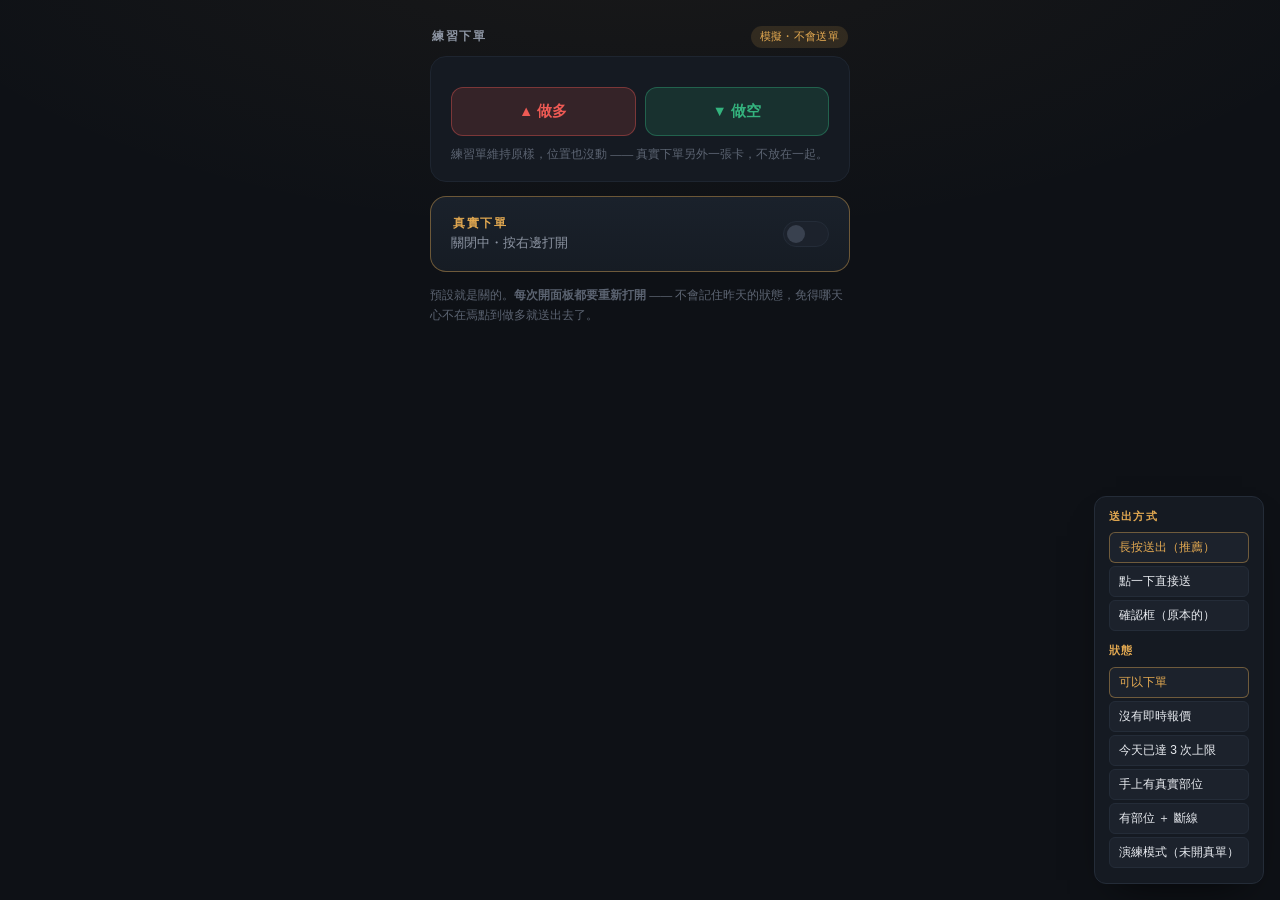
<file: tools/shioaji/real-order-demo.html>
<!doctype html><html lang="zh-Hant"><head><meta charset="utf-8">
<meta name="viewport" content="width=device-width,initial-scale=1">
<title>真實下單・介面 demo</title>
<style>
/* 色票與元件一律沿用面板現在那一套（A 沉穩案），這樣 demo 看到的就是接上去之後的樣子 */
:root{
  --bg:#0E1116; --surface:#151A22; --surface-2:#1C222C; --raise:#1A212B;
  --line:#242C38; --line-soft:#1E2530;
  --text:#E9ECF1; --dim:#8D95A3; --faint:#5C6472; --ghost:#39414F;
  --gold:#E3A951; --gold-soft:rgba(227,169,81,.14); --gold-line:rgba(227,169,81,.42);
  --up:#EE5A54; --up-soft:rgba(238,90,84,.15); --up-line:rgba(238,90,84,.38);
  --down:#34B37E; --down-soft:rgba(52,179,126,.15); --down-line:rgba(52,179,126,.38);
  --r-lg:16px; --r-md:12px; --r-sm:9px; --r-xs:6px;
  --shadow-1:0 18px 40px -22px rgba(0,0,0,.85);
  --shadow-2:0 24px 60px -20px rgba(0,0,0,.7);
  --ease:cubic-bezier(.22,.68,.36,1);
  --font-sans:-apple-system,BlinkMacSystemFont,"PingFang TC","Microsoft JhengHei","Noto Sans TC","Segoe UI",Roboto,sans-serif;
  --font-mono:ui-monospace,"SF Mono","JetBrains Mono","Roboto Mono",Menlo,Consolas,monospace;
}
*{box-sizing:border-box;margin:0;padding:0}
body{background:var(--bg); color:var(--text); font-family:var(--font-sans); line-height:1.5;
  background-image:radial-gradient(1100px 460px at 50% -10%, rgba(227,169,81,.055), transparent 72%);
  background-repeat:no-repeat; min-height:100vh; -webkit-font-smoothing:antialiased; padding:26px}
.wrap{max-width:420px; margin:0 auto}
.card{background:var(--surface); border:1px solid var(--line-soft); border-radius:var(--r-lg);
  padding:18px 20px; position:relative}
.sec-head{display:flex; align-items:center; justify-content:space-between; margin:0 2px 8px; gap:10px}
.sec-head h2{font-size:11.5px; margin:0; color:var(--dim); letter-spacing:1.6px; font-weight:650}
.warn{font-size:10.5px; color:var(--gold); background:var(--gold-soft);
  border-radius:999px; padding:3px 9px; letter-spacing:.3px}
.btn{flex:1; padding:14px; border-radius:var(--r-md); cursor:pointer; border:1px solid transparent;
  font-family:inherit; font-size:14.5px; font-weight:650; transition:background .15s var(--ease)}
.btn.long{background:var(--up-soft); color:var(--up); border-color:var(--up-line)}
.btn.short{background:var(--down-soft); color:var(--down); border-color:var(--down-line)}
.btn.flat2{background:var(--surface-2); color:var(--text); border-color:var(--line)}
.btn.ghost{flex:0 0 auto; background:transparent; color:var(--faint); font-size:13px;
  border:1px solid var(--line); padding:14px 16px}
.btn:active:not(:disabled){transform:scale(.985)}
.btn:disabled{opacity:.3; cursor:not-allowed}
.btns{display:flex; gap:9px; margin-top:12px}
.whyoff{font-size:11.5px; color:var(--faint); line-height:1.6; margin-top:9px}

/* ── 真實下單卡：刻意跟練習長得不一樣 ───────────────────────────────
   誤按是這件事最大的風險，所以不用練習那組紅綠按鈕，改成
   「金色外框 ＋ 明確寫著真實」的樣子，而且預設是收起來的。 */
.real{margin-top:14px; border:1px solid var(--gold-line); background:linear-gradient(180deg,var(--raise),#161C24)}
.real .sec-head h2{color:var(--gold)}
.rtop{display:flex; align-items:center; justify-content:space-between; gap:10px}
.rlabel{font-size:12.5px; color:var(--dim)}
.rlabel b{color:var(--text); font-weight:650}
.sw{width:46px; height:26px; border-radius:999px; background:var(--surface-2);
  border:1px solid var(--line); position:relative; cursor:pointer; flex:none;
  transition:background .18s var(--ease), border-color .18s var(--ease)}
.sw i{position:absolute; top:3px; left:3px; width:18px; height:18px; border-radius:50%;
  background:var(--ghost); transition:transform .18s var(--ease), background .18s var(--ease)}
.sw.on{background:var(--gold-soft); border-color:var(--gold-line)}
.sw.on i{transform:translateX(20px); background:var(--gold)}
.rbody{margin-top:14px; padding-top:14px; border-top:1px solid var(--line-soft)}
.rrow{display:flex; justify-content:space-between; font-size:12.5px; padding:4px 0}
.rrow .k{color:var(--faint)}
.rrow .v{font-family:var(--font-mono); font-variant-numeric:tabular-nums}
.rbtns{display:flex; gap:9px; margin-top:13px}
.rbtn{flex:1; padding:15px 10px; border-radius:var(--r-md); cursor:pointer; font-family:inherit;
  font-size:14.5px; font-weight:700; border:1px solid; letter-spacing:.5px}
.rbtn.b{background:var(--up-soft); color:var(--up); border-color:var(--up-line)}
.rbtn.s{background:var(--down-soft); color:var(--down); border-color:var(--down-line)}
.rbtn:disabled{opacity:.28; cursor:not-allowed}
.rbtn small{display:block; font-size:10.5px; font-weight:500; opacity:.8; margin-top:2px}

/* ── 長按送單 ─────────────────────────────────────────────
   確認框要多按一下、還要把游標移過去，下單當下那一兩秒很要命（Benson 反映）。
   長按只有一個動作、原地不動，而且**誤觸點一下不會送**。
   按住的過程中才把停利停損長出來 —— 等於把確認塞進等待裡，不另外花時間。 */
.rbtn{position:relative; overflow:hidden}
.rbtn .fill{position:absolute; left:0; top:0; bottom:0; width:0; background:currentColor;
  opacity:.22; pointer-events:none}
.rbtn.holding .fill{transition:width var(--hold) linear; width:100%}
.rbtn .hint{display:block; font-size:10.5px; font-weight:600; margin-top:3px;
  font-family:var(--font-mono); opacity:0; transition:opacity .12s var(--ease)}
.rbtn.holding .hint{opacity:.95}
.rbtn span{position:relative}
.quota{font-size:11px; color:var(--faint); font-family:var(--font-mono); text-align:right; margin-top:9px}

/* 有真實部位：整張卡換底，一眼看得出現在是玩真的 */
.real.holding{border-color:var(--up-line); background:linear-gradient(180deg,rgba(238,90,84,.10),#161C24)}
.real.holding.sh{border-color:var(--down-line); background:linear-gradient(180deg,rgba(52,179,126,.10),#161C24)}
.pos{display:flex; align-items:baseline; gap:10px; margin-bottom:6px}
.pos .big{font-size:34px; font-weight:700; font-family:var(--font-mono); line-height:1}
.pos .tag{font-size:11px; font-weight:700; padding:3px 9px; border-radius:var(--r-xs)}
.tag.l{background:var(--up-soft); color:var(--up)} .tag.s{background:var(--down-soft); color:var(--down)}
.up{color:var(--up)} .down{color:var(--down)} .faint{color:var(--faint)}

/* 斷線警報：他選了「停損交給面板」，這是唯一還能替他做的事 —— 讓他知道 */
.alarm{background:var(--up-soft); border:1px solid var(--up-line); border-radius:var(--r-md);
  padding:11px 13px; margin-top:12px; font-size:12.5px; line-height:1.6}
.alarm b{color:var(--up)}
@keyframes puls{0%,100%{opacity:1}50%{opacity:.55}}
.alarm.blink{animation:puls 1.1s ease-in-out infinite}

/* 確認框 */
.scrim{position:fixed; inset:0; background:rgba(6,8,11,.72); backdrop-filter:blur(3px);
  display:none; align-items:center; justify-content:center; z-index:9; padding:20px}
.scrim.on{display:flex}
.dlg{background:var(--surface); border:1px solid var(--gold-line); border-radius:var(--r-lg);
  padding:22px; width:min(400px,100%); box-shadow:var(--shadow-2)}
.dlg h3{font-size:16px; margin-bottom:4px}
.dlg .sub{font-size:12px; color:var(--faint); margin-bottom:14px}
.dlg .rrow{padding:6px 0; border-bottom:1px solid var(--line-soft); font-size:13px}
.dlg .rrow:last-of-type{border-bottom:0}
.dlg .v.hl{font-size:15px; font-weight:700}
.dlgbtns{display:flex; gap:9px; margin-top:16px}
.dlgbtns .btn{padding:13px}
.btn.go{background:var(--gold); color:#17130A; font-weight:700}

/* demo 控制台 */
.ctl{position:fixed; right:16px; bottom:16px; background:var(--surface); border:1px solid var(--line);
  border-radius:var(--r-md); padding:12px 14px; font-size:12px; z-index:20; box-shadow:var(--shadow-1)}
.ctl b{display:block; color:var(--gold); font-size:10.5px; letter-spacing:1.2px; margin-bottom:8px}
.ctl button{display:block; width:100%; text-align:left; margin:3px 0; padding:6px 9px; cursor:pointer;
  background:var(--surface-2); color:var(--text); border:1px solid var(--line); border-radius:var(--r-xs);
  font-family:inherit; font-size:12px}
.ctl button.on{border-color:var(--gold-line); color:var(--gold)}
.note{font-size:11.5px; color:var(--faint); line-height:1.7; margin-top:14px}
</style></head><body>

<div class="wrap">
  <div class="sec-head"><h2>練習下單</h2><span class="warn">模擬・不會送單</span></div>
  <div class="card">
    <div class="btns">
      <button class="btn long">▲ 做多</button>
      <button class="btn short">▼ 做空</button>
    </div>
    <div class="whyoff">練習單維持原樣，位置也沒動 —— 真實下單另外一張卡，不放在一起。</div>
  </div>

  <div class="card real" id="rcard">
    <div class="rtop">
      <div>
        <div class="sec-head" style="margin-bottom:2px"><h2>真實下單</h2></div>
        <div class="rlabel" id="rstate">關閉中・按右邊打開</div>
      </div>
      <div class="sw" id="sw" onclick="toggle()"><i></i></div>
    </div>
    <div id="rbody" style="display:none"></div>
  </div>

  <div class="note" id="foot"></div>
</div>

<div class="scrim" id="scrim"><div class="dlg" id="dlg"></div></div>

<div class="ctl">
  <b>送出方式</b>
  <button onclick="setMode('hold')" id="m-hold">長按送出（推薦）</button>
  <button onclick="setMode('tap')"  id="m-tap">點一下直接送</button>
  <button onclick="setMode('dlg')"  id="m-dlg">確認框（原本的）</button>
  <b style="margin-top:12px">狀態</b>
  <button onclick="set('ready')"  id="b-ready">可以下單</button>
  <button onclick="set('noquote')" id="b-noquote">沒有即時報價</button>
  <button onclick="set('quota')"  id="b-quota">今天已達 3 次上限</button>
  <button onclick="set('holding')" id="b-holding">手上有真實部位</button>
  <button onclick="set('stale')"  id="b-stale">有部位 ＋ 斷線</button>
  <button onclick="set('dry')"    id="b-dry">演練模式（未開真單）</button>
</div>

<script>
var S = 'ready', ON = false, PRICE = 46812;
var MODE = 'hold';        // hold＝長按送出（預設）／dlg＝確認框／tap＝點一下直接送
var HOLD = 650;           // 長按要幾毫秒

function setMode(m){ MODE = m; render(); }

function toggle(){ ON = !ON; render(); }

function set(s){ S = s; if(s!=='dry') ON = true; render(); }

function fmt(n){ return n.toLocaleString('en-US'); }

function render(){
  var sw = document.getElementById('sw'), card = document.getElementById('rcard');
  var body = document.getElementById('rbody'), st = document.getElementById('rstate');
  sw.className = 'sw' + (ON ? ' on' : '');
  body.style.display = ON ? '' : 'none';
  card.className = 'card real';
  ['ready','noquote','quota','holding','stale','dry'].forEach(function(k){
    var b = document.getElementById('b-' + k); if(b) b.className = (k===S ? 'on' : '');
  });
  ['hold','tap','dlg'].forEach(function(k){
    var b = document.getElementById('m-' + k); if(b) b.className = (k===MODE ? 'on' : '');
  });

  if(!ON){
    st.textContent = '關閉中・按右邊打開';
    document.getElementById('foot').innerHTML =
      '預設就是關的。<b>每次開面板都要重新打開</b> —— 不會記住昨天的狀態，'
      + '免得哪天心不在焉點到做多就送出去了。';
    return;
  }

  var live = (S !== 'dry');
  st.innerHTML = live
    ? '<b style="color:var(--gold)">真的會送單</b>　微台 1 口・固定 ±100'
    : '<b>演練模式</b>　單子照組、照記錄，<b>不會送出去</b>';

  if(S === 'holding' || S === 'stale'){
    card.className = 'card real holding';
    var pl = S === 'stale' ? -38 : 62;
    body.innerHTML =
      '<div class="pos"><div class="big ' + (pl>0?'up':'down') + '">' + (pl>0?'+':'') + pl + '</div>'
      + '<span class="tag l">▲ 做多 1 口</span><span class="faint" style="font-size:12px">09:07 進場</span></div>'
      + row('進場價', fmt(46750))
      + row('停利　+100', fmt(46850) + '　<span class="faint">已掛在券商</span>')
      + row('停損　−100', fmt(46650) + '　<span class="up">由面板監控</span>')
      + '<div class="rbtns"><button class="rbtn s" onclick="alert(\'demo：這裡會跳確認框\')">立刻平倉</button></div>'
      + (S === 'stale'
          ? '<div class="alarm blink"><b>⚠ 報價已中斷 24 秒</b><br>'
            + '停損是由這台電腦監控的，現在監控不到。<b>請立刻到大戶投確認部位</b>。</div>'
          : '<div class="alarm" style="background:var(--gold-soft);border-color:var(--gold-line)">'
            + '停損靠這台電腦。<b style="color:var(--gold)">面板關掉、電腦睡著、網路斷掉都會失效</b>。</div>');
    document.getElementById('foot').innerHTML =
      '有部位時整張卡換成部位的顏色（多紅空綠），一眼看得出現在是玩真的。';
    return;
  }

  var blocked = null;
  if(S === 'noquote') blocked = '現在沒有即時報價，不能用舊價下單';
  if(S === 'quota')   blocked = '今天真實進場已經 3 次，達到上限';

  // 【還沒選方向就不要列停利停損】兩個方向的數字同時擺出來是雜訊 ——
  // 那時候還不知道要做哪邊，兩組數字互相干擾。方向定了才有意義：
  // 確認框（那時已經知道方向）與進場後的部位卡各顯示一次。
  body.innerHTML =
      row('現價', fmt(PRICE))
    + row('口數', '1 口　<span class="faint">固定，不能改</span>')
    + '<div class="rbtns">' + fireBtn('long', blocked) + fireBtn('short', blocked) + '</div>'
    + (blocked ? '<div class="whyoff">' + blocked + '</div>' : '')
    + '<div class="quota">今天真實進場 ' + (S==='quota'?3:0) + ' / 3</div>';

  document.getElementById('foot').innerHTML = blocked
    ? '擋下來的時候<b>一定寫出原因</b>。按鈕變灰卻不說為什麼最讓人火大。'
    : (MODE === 'hold'
        ? '<b>按住不放</b>，填滿就送出（' + HOLD + ' 毫秒）。原地一個動作、不用移游標，'
          + '比確認框快，而且<b>誤觸點一下不會送</b>。按住的時候停利停損才長出來。'
        : MODE === 'dlg'
        ? '按下去先跳確認框。最安全，但下單當下要多一次移動＋點擊。'
        : '<b>點一下直接送。</b>最快，但也最容易誤觸 —— 面板開著又打開了真實開關時，'
          + '一次手滑就是一個真實部位。');
}

function row(k, v){
  return '<div class="rrow"><span class="k">' + k + '</span><span class="v">' + v + '</span></div>';
}

/* 送單按鈕。三種送法共用同一顆，只差按下去怎麼處理 */
function fireBtn(dir, blocked){
  var long = dir === 'long';
  var tp = long ? PRICE + 100 : PRICE - 100, sl = long ? PRICE - 100 : PRICE + 100;
  var cls = 'rbtn ' + (long ? 'b' : 's');
  var label = long ? '買進 做多' : '賣出 做空';
  var hint = '停利 ' + fmt(tp) + '　停損 ' + fmt(sl);
  var ev = MODE === 'hold'
    ? ' onmousedown="holdStart(this,\'' + dir + '\')" onmouseup="holdEnd(this)"'
      + ' onmouseleave="holdEnd(this)"'
    : ' onclick="' + (MODE === 'dlg' ? 'ask' : 'fire') + '(\'' + dir + '\')"';
  return '<button class="' + cls + '" ' + (blocked ? 'disabled' : '') + ev + '>'
    + '<span class="fill"></span><span>' + label + '</span>'
    + '<span class="hint">' + (MODE === 'hold' ? hint : '&nbsp;') + '</span></button>';
}

var holdTimer = null;
function holdStart(el, dir){
  el.style.setProperty('--hold', HOLD + 'ms');
  el.classList.add('holding');
  clearTimeout(holdTimer);
  holdTimer = setTimeout(function(){ el.classList.remove('holding'); fire(dir); }, HOLD);
}
function holdEnd(el){
  if(!el.classList.contains('holding')) return;
  clearTimeout(holdTimer);
  el.classList.remove('holding');
}
function fire(dir){ S = 'holding'; render(); }

function ask(dir){
  var d = document.getElementById('dlg');
  var long = dir === 'long';
  var live = (S !== 'dry');
  d.innerHTML =
      '<h3>' + (live ? '確認送出真實委託' : '確認（演練，不會送出）') + '</h3>'
    + '<div class="sub">送出之後就在市場上了，這個視窗是最後一道。</div>'
    + row('商品', '微型臺指期貨 TMF')
    + row('方向', '<span class="v hl ' + (long?'up':'down') + '">' + (long?'買進 做多':'賣出 做空') + '</span>')
    + row('口數', '<span class="v hl">1 口</span>')
    + row('價格', '範圍市價　<span class="faint">參考 ' + fmt(PRICE) + '</span>')
    + row('停利', fmt(long?PRICE+100:PRICE-100) + '　<span class="faint">成交後自動掛在券商</span>')
    + row('停損', fmt(long?PRICE-100:PRICE+100) + '　<span class="up">由面板監控，電腦關掉就失效</span>')
    + '<div class="dlgbtns"><button class="btn ghost" onclick="close_()">取消</button>'
    + '<button class="btn go" onclick="done()">' + (live?'確定送出':'確定（演練）') + '</button></div>';
  document.getElementById('scrim').className = 'scrim on';
}
function close_(){ document.getElementById('scrim').className = 'scrim'; }
function done(){ close_(); S = 'holding'; render(); }

render();
</script>
</body></html>
</file>
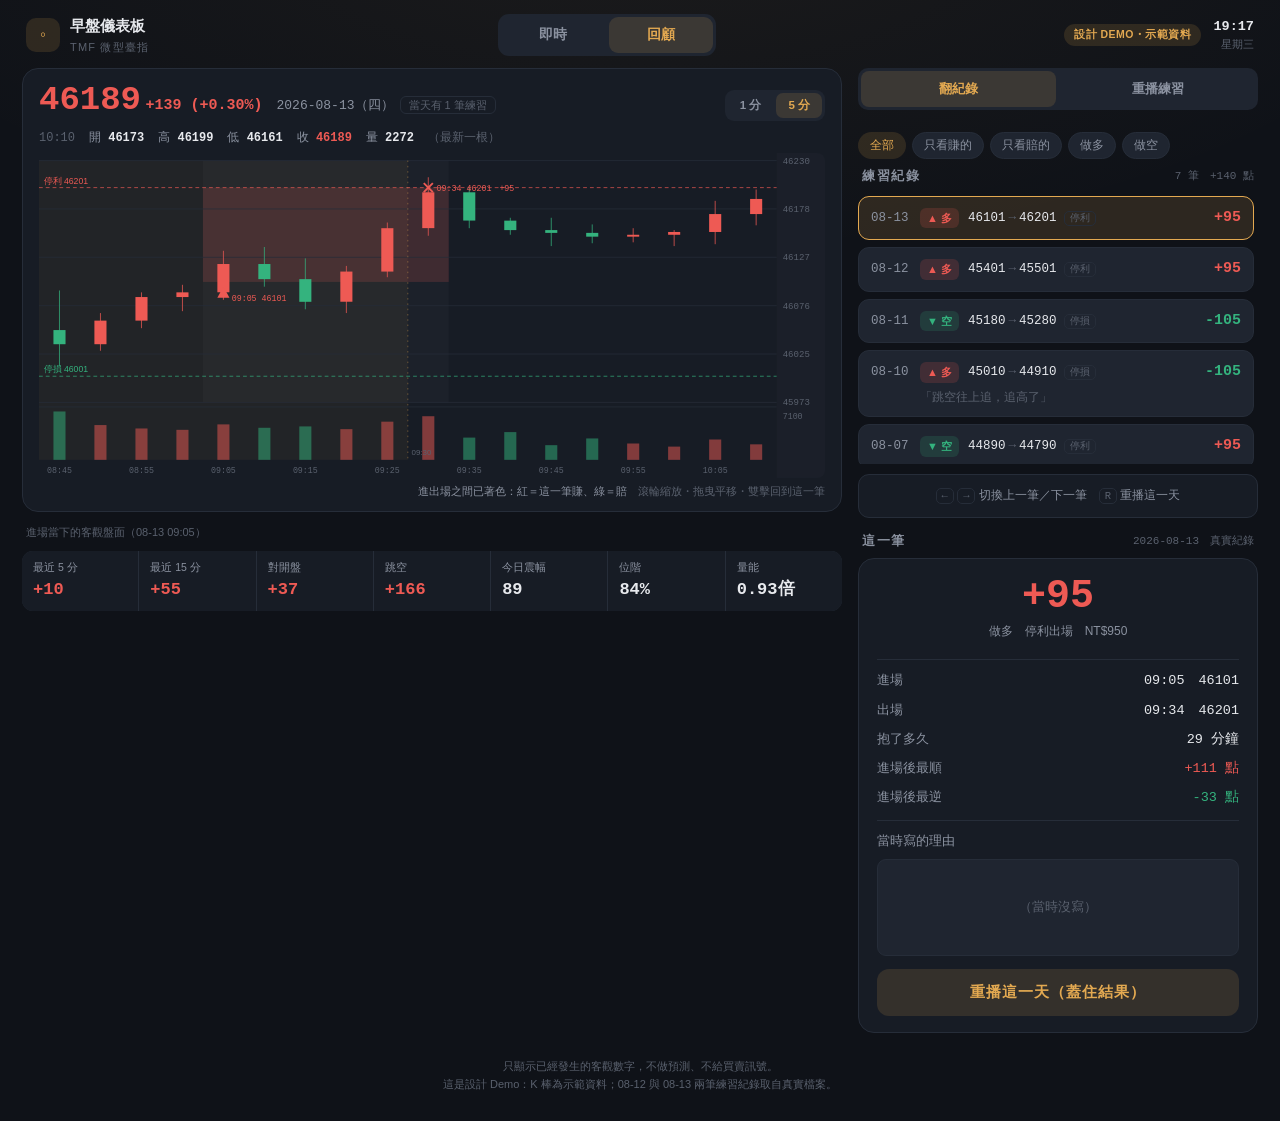
<file: tools/shioaji/review-demo.html>
<!doctype html><html lang="zh-Hant"><head><meta charset="utf-8">
<meta name="viewport" content="width=device-width,initial-scale=1">
<title>早盤儀表板 · 【回顧】分頁設計 Demo</title><style>
/* ==========================================================================
   設計 Demo：【回顧】分頁
   - 配色／圓角／字體全部沿用 live_panel.py 的 PAGE 常數，不另立一套。
   - 台股慣例：紅色 = 漲／賺，綠色 = 跌／賠。
   - 純原生 HTML/CSS/JS + 手繪 SVG，零外部相依，雙擊即可打開。
   - 資料是寫死的示範資料（08-12 / 08-13 兩筆為 Benson 的真實紀錄）。
   ========================================================================== */
:root{
  --bg:#0F1218; --surface:#171C25; --surface-2:#1F2530; --line:#262D39;
  --text:#E7E9ED; --dim:#8B92A0; --faint:#5A616E;
  --gold:#E3A951; --gold-soft:rgba(227,169,81,.14);
  --up:#EE5A54; --up-soft:rgba(238,90,84,.16);
  --down:#34B37E; --down-soft:rgba(52,179,126,.16);
  --radius:16px; --radius-sm:11px;
  --font-sans:-apple-system,BlinkMacSystemFont,"PingFang TC","Microsoft JhengHei","Noto Sans TC","Segoe UI",Roboto,sans-serif;
  --font-mono:ui-monospace,"SF Mono","JetBrains Mono","Roboto Mono",Menlo,Consolas,monospace;
}
*{box-sizing:border-box;margin:0;padding:0}
body{background:var(--bg); color:var(--text); font-family:var(--font-sans); line-height:1.5;
  background-image:radial-gradient(1200px 500px at 50% -8%, rgba(227,169,81,.06), transparent 70%);
  background-repeat:no-repeat; min-height:100vh}
.app{max-width:1560px; margin:0 auto; padding:0 22px 24px}
.cols{display:grid; grid-template-columns:minmax(0,1fr) 400px; gap:16px; align-items:start}
.right{display:flex; flex-direction:column; gap:10px}

/* ---------- 頂列 + 分頁 ---------- */
.topbar{display:flex; align-items:center; justify-content:space-between; padding:14px 4px 12px; gap:20px}
.brand{display:flex; align-items:center; gap:10px}
.brand .mark{width:34px;height:34px;border-radius:10px;display:grid;place-items:center;
  background:var(--gold-soft); color:var(--gold); font-size:17px}
.brand .nm{font-size:15px; font-weight:650}
.brand .sub{font-size:11px; color:var(--faint); letter-spacing:1.2px; margin-top:1px}
.tabs{display:flex; gap:4px; background:var(--surface-2); border-radius:11px; padding:3px}
.tabs button{border:0; background:transparent; color:var(--dim); cursor:pointer; min-width:104px;
  font-family:var(--font-sans); font-size:13.5px; font-weight:650; padding:9px 18px; border-radius:9px}
.tabs button.on{background:var(--gold-soft); color:var(--gold)}
.clock{text-align:right; font-family:var(--font-mono); font-variant-numeric:tabular-nums}
.clock .d{font-size:13.5px; font-weight:600}
.clock .w{font-size:11px; color:var(--faint)}
.demo-badge{font-size:10.5px; color:var(--gold); background:var(--gold-soft);
  border-radius:20px; padding:3px 10px; font-weight:700; letter-spacing:.5px}

.card{background:var(--surface); border:1px solid var(--line); border-radius:var(--radius);
  padding:16px 18px; margin-bottom:10px}
.sec-head{display:flex; align-items:center; justify-content:space-between; margin:0 4px 8px}
.sec-head h2{font-size:12.5px; margin:0; color:var(--dim); letter-spacing:1.5px; font-weight:600}
.sec-head .count{font-size:11px; color:var(--faint); font-family:var(--font-mono)}
.up{color:var(--up)} .down{color:var(--down)} .flat{color:var(--text)}

/* ---------- K 線圖 ---------- */
.chart{position:relative; padding:14px 16px 12px}
.cwrap{overflow:hidden; border-radius:8px}
.cwrap svg{display:block; width:100%; height:auto; cursor:crosshair; touch-action:none; user-select:none}
.chead{display:flex; align-items:baseline; justify-content:space-between; margin-bottom:8px; gap:14px}
.cpx{font-size:34px; font-weight:700; font-family:var(--font-mono);
  font-variant-numeric:tabular-nums; line-height:1}
.cchg{font-size:15px; font-weight:600; font-family:var(--font-mono)}
.cday{font-size:13px; color:var(--dim); font-family:var(--font-mono)}
.ctag{font-size:11px; color:var(--faint); border:1px solid var(--line); border-radius:6px;
  padding:2px 8px; margin-left:6px}
.tfsw{display:flex; gap:3px; background:var(--surface-2); border-radius:9px; padding:3px}
.tfsw button{border:0; background:transparent; color:var(--dim); cursor:pointer;
  font-family:var(--font-sans); font-size:11.5px; font-weight:600; padding:5px 12px; border-radius:7px}
.tfsw button.on{background:var(--gold-soft); color:var(--gold)}
.legend{display:flex; gap:14px; flex-wrap:wrap; font-size:12px; color:var(--dim);
  font-family:var(--font-mono); font-variant-numeric:tabular-nums; margin:2px 0 6px; min-height:18px}
.legend b{color:var(--text); font-weight:600}
.legend .lt{color:var(--faint)}
.chint{font-size:11px; color:var(--faint); text-align:right; margin-top:5px}
.chint #cinfo{color:var(--dim)}

/* ---------- 重播控制列 ---------- */
.rpbar{display:flex; align-items:center; gap:8px; margin-top:9px; padding:9px 10px;
  background:var(--surface-2); border:1px solid var(--line); border-radius:12px}
.rpbtn{border:1px solid var(--line); background:var(--surface); color:var(--text); cursor:pointer;
  font-family:var(--font-sans); font-size:13px; font-weight:600; padding:8px 13px; border-radius:9px;
  min-width:42px}
.rpbtn:hover{border-color:var(--gold)}
.rpbtn.play{background:var(--gold-soft); color:var(--gold); border-color:transparent; min-width:96px}
.rpbtn:disabled{opacity:.35; cursor:default}
.rpbtn:disabled:hover{border-color:var(--line)}
.rpsp{display:flex; gap:2px; background:var(--surface); border-radius:9px; padding:3px;
  border:1px solid var(--line)}
.rpsp button{border:0; background:transparent; color:var(--faint); cursor:pointer;
  font-family:var(--font-mono); font-size:11.5px; font-weight:600; padding:5px 9px; border-radius:6px}
.rpsp button.on{background:var(--gold-soft); color:var(--gold)}
.rppos{flex:1; font-family:var(--font-mono); font-size:12.5px; color:var(--dim);
  font-variant-numeric:tabular-nums; text-align:right}
.rppos b{color:var(--text)}
.kbd{font-family:var(--font-mono); font-size:10.5px; color:var(--faint);
  border:1px solid var(--line); border-radius:5px; padding:1px 5px; background:var(--surface)}

/* ---------- 進場當下盤面 ---------- */
.fstrip{display:grid; grid-template-columns:repeat(7,1fr); gap:1px; background:var(--line);
  border-radius:var(--radius-sm); overflow:hidden; margin-top:10px}
.fcell{background:var(--surface); padding:9px 11px}
.fcell .l{font-size:10.5px; color:var(--dim); white-space:nowrap}
.fcell .v{font-size:17px; font-weight:650; font-family:var(--font-mono);
  font-variant-numeric:tabular-nums; margin-top:1px}
.ftitle{font-size:11px; color:var(--faint); margin:12px 4px 0}

/* ---------- 右欄：翻紀錄 ---------- */
.seg{display:flex; gap:4px; background:var(--surface-2); border-radius:10px; padding:3px}
.seg button{flex:1; border:0; background:transparent; color:var(--dim); cursor:pointer;
  font-family:var(--font-sans); font-size:13px; font-weight:650; padding:9px 4px; border-radius:8px}
.seg button.on{background:var(--gold-soft); color:var(--gold)}
.chips{display:flex; gap:6px; flex-wrap:wrap; margin:12px 0 4px}
.chips button{font-size:11.5px; padding:5px 11px; border-radius:20px; cursor:pointer;
  background:var(--surface-2); color:var(--dim); border:1px solid var(--line);
  font-family:var(--font-sans)}
.chips button.on{background:var(--gold-soft); color:var(--gold); border-color:transparent}
.list{display:flex; flex-direction:column; gap:7px; margin-top:10px;
  max-height:268px; overflow-y:auto; padding-right:4px}
.list::-webkit-scrollbar{width:6px}
.list::-webkit-scrollbar-thumb{background:var(--line); border-radius:3px}
.trade{background:var(--surface-2); border:1px solid var(--line); border-radius:var(--radius-sm);
  padding:10px 12px; cursor:pointer}
.trade:hover{border-color:var(--faint)}
.trade.sel{border-color:var(--gold); background:var(--gold-soft)}
.tr-top{display:flex; align-items:center; gap:9px}
.tr-date{font-family:var(--font-mono); font-size:12.5px; color:var(--dim); width:40px; flex:none}
.dir{font-size:11px; font-weight:700; padding:2px 7px; border-radius:6px; flex:none}
.dir.l{background:var(--up-soft); color:var(--up)}
.dir.s{background:var(--down-soft); color:var(--down)}
.tr-px{flex:1; font-family:var(--font-mono); font-size:12.5px; font-variant-numeric:tabular-nums}
.tr-px .arrow{color:var(--faint); margin:0 3px}
.tr-res{font-family:var(--font-mono); font-size:15px; font-weight:700; text-align:right;
  min-width:50px; flex:none; font-variant-numeric:tabular-nums}
.r-win{color:var(--up)} .r-loss{color:var(--down)}
.tag{font-size:10px; color:var(--faint); border:1px solid var(--line); border-radius:5px; padding:1px 5px}
.tr-note{font-size:11.5px; color:var(--faint); margin-top:5px; padding-left:49px;
  overflow:hidden; text-overflow:ellipsis; white-space:nowrap}
.dt{display:flex; flex-direction:column; gap:9px}
.dt-row{display:flex; justify-content:space-between; align-items:baseline; font-size:12.5px}
.dt-row .k{color:var(--dim)}
.dt-row .v{font-family:var(--font-mono); font-variant-numeric:tabular-nums; font-size:13.5px}
.dt-big{text-align:center; padding:2px 0 8px}
.dt-big .v{font-size:40px; font-weight:700; font-family:var(--font-mono); line-height:1;
  font-variant-numeric:tabular-nums}
.dt-big .l{font-size:12px; color:var(--dim); margin-top:5px}
.hr{height:1px; background:var(--line); margin:2px 0}
.noteline{font-size:12.5px; color:var(--text); background:var(--surface-2);
  border:1px solid var(--line); border-radius:9px; padding:9px 11px; line-height:1.6}
.noteline.empty{color:var(--faint)}
.btns{display:flex; gap:9px}
.btn{flex:1; padding:13px; border-radius:12px; cursor:pointer; border:1px solid var(--line);
  font-family:var(--font-sans); font-size:15px; font-weight:700; letter-spacing:1px;
  background:var(--surface-2); color:var(--text)}
.btn.long{background:var(--up-soft); color:var(--up); border-color:rgba(238,90,84,.4)}
.btn.short{background:var(--down-soft); color:var(--down); border-color:rgba(52,179,126,.4)}
.btn.gold{background:var(--gold-soft); color:var(--gold); border-color:transparent}
.btn.ghost{background:transparent; color:var(--dim); font-size:13px; font-weight:500}
.btn:active{transform:scale(.99)}
.btn:disabled{opacity:.4; cursor:default}
.note{background:var(--surface); border:1px solid var(--line); border-radius:var(--radius-sm);
  padding:11px 13px; font-size:12px; color:var(--dim); line-height:1.65}
.note b{color:var(--text)}
.empty{text-align:center; padding:36px 16px; color:var(--faint); font-size:12.5px; line-height:1.8}

/* ---------- 右欄：重播練習 ---------- */
.daysel{display:flex; gap:6px; flex-wrap:wrap; margin-top:10px}
.daysel button{font-size:12px; padding:7px 10px; border-radius:8px; cursor:pointer;
  background:var(--surface-2); color:var(--dim); border:1px solid var(--line);
  font-family:var(--font-mono)}
.daysel button.on{background:var(--gold-soft); color:var(--gold); border-color:transparent}
.daysel button .m{font-size:9.5px; color:var(--faint); margin-left:4px}
.jinput{width:100%; background:var(--surface-2); border:1px solid var(--line); border-radius:9px;
  color:var(--text); font-family:var(--font-sans); font-size:13px; padding:10px 11px; margin-top:9px}
.jinput::placeholder{color:var(--faint)}
.jinput:focus{outline:none; border-color:var(--gold)}
.hold{background:var(--surface-2); border:1px solid var(--line); border-radius:var(--radius-sm);
  padding:12px 14px}
.hold .v{font-size:34px; font-weight:700; font-family:var(--font-mono); line-height:1;
  font-variant-numeric:tabular-nums; text-align:center}
.hold .l{font-size:12px; color:var(--dim); text-align:center; margin-top:5px}
.cmp{display:flex; flex-direction:column; gap:8px}
.cmp .side{background:var(--surface-2); border:1px solid var(--line); border-radius:10px;
  padding:10px 12px}
.cmp .side.mine{border-color:rgba(227,169,81,.45)}
.cmp .side .h{font-size:11px; color:var(--dim); margin-bottom:4px; letter-spacing:.5px}
.cmp .side .b{display:flex; align-items:center; gap:8px; font-family:var(--font-mono); font-size:13px}
.cmp .side .b .res{margin-left:auto; font-size:16px; font-weight:700}
.verdict{border-radius:10px; padding:10px 12px; font-size:12.5px; line-height:1.6; text-align:center;
  font-weight:600}
.verdict.same{background:var(--gold-soft); color:var(--gold)}
.verdict.diff{background:var(--surface-2); color:var(--dim); border:1px solid var(--line)}
.tally{display:flex; gap:14px; justify-content:center; font-family:var(--font-mono); font-size:12px;
  color:var(--faint); padding-top:4px}
.tally b{color:var(--text); font-size:14px}
.foot{font-size:11px; color:var(--faint); text-align:center; margin-top:14px; line-height:1.7}
.hide{display:none !important}
</style></head><body><div class="app">

<div class="topbar">
  <div class="brand"><div class="mark">&#9702;</div>
    <div><div class="nm">早盤儀表板</div><div class="sub">TMF 微型臺指</div></div></div>
  <div class="tabs">
    <button data-tab="live">即時</button>
    <button data-tab="review" class="on">回顧</button>
  </div>
  <div style="display:flex;align-items:center;gap:12px">
    <span class="demo-badge">設計 DEMO・示範資料</span>
    <div class="clock"><div class="d" id="clk">--:--</div><div class="w">星期三</div></div>
  </div>
</div>

<!-- ===================== 即時分頁（維持現狀，這裡只做切換示意） ===================== -->
<div id="tab-live" class="hide">
  <div class="cols">
    <div>
      <div class="card" style="text-align:center;padding:60px 20px">
        <div style="font-size:52px;font-weight:700;font-family:var(--font-mono)" class="up">46,238</div>
        <div style="font-size:17px;margin-top:6px" class="up">+188 (+0.41%)</div>
        <div style="color:var(--faint);font-size:12.5px;margin-top:22px;line-height:1.8">
          （這一頁就是你現在在用的即時面板，本次設計完全不動它）<br>
          即時報價・K 線圖・練習下單・練習成績
        </div>
      </div>
    </div>
    <div class="right">
      <div class="note"><b>分頁只是切換顯示</b><br>
        切到【回顧】時，即時報價、持倉監控、±100 自動停利停損<b>照常在背景運作</b>，
        不會重新載入頁面、不會中斷。切回來時持倉還在。</div>
    </div>
  </div>
</div>

<!-- ===================== 回顧分頁 ===================== -->
<div id="tab-review">
<div class="cols">
  <!-- 左：圖 -->
  <div>
    <div class="card chart">
      <div class="chead" id="chead"></div>
      <div class="legend" id="clegend"></div>
      <div class="cwrap"><svg id="csvg" preserveAspectRatio="none"></svg></div>
      <div id="cctrl"></div>
    </div>
    <div class="ftitle" id="ftitle">進場當下的客觀盤面</div>
    <div class="fstrip" id="fstrip"></div>
  </div>
  <!-- 右：操作 -->
  <div class="right">
    <div class="seg">
      <button data-mode="review" class="on">翻紀錄</button>
      <button data-mode="replay">重播練習</button>
    </div>
    <div id="pane"></div>
  </div>
</div>
</div>

<div class="foot">
  只顯示已經發生的客觀數字，不做預測、不給買賣訊號。<br>
  這是設計 Demo：K 棒為示範資料；08-12 與 08-13 兩筆練習紀錄取自真實檔案。
</div>
</div>

<script>
/* ============================================================================
   1. 假資料產生器
   ---------------------------------------------------------------------------
   全部在 5 分 K 這一層定義故事（關鍵日子手寫 OHLC），再展開成 1 分 K，
   保證兩個週期互相對得起來。正式版是跟後端要真資料，這裡只是為了能玩。
   ============================================================================ */
function hash(s){let h=2166136261;for(let i=0;i<s.length;i++){h^=s.charCodeAt(i);h=Math.imul(h,16777619);}return h>>>0;}
function mulberry32(a){return function(){a|=0;a=a+0x6D2B79F5|0;let t=Math.imul(a^a>>>15,1|a);t=t+Math.imul(t^t>>>7,61|t)^t;return((t^t>>>14)>>>0)/4294967296;};}
const OPEN_MIN=525;                       // 08:45
const pad=n=>String(n).padStart(2,'0');
const tm=m=>pad(Math.floor(m/60))+':'+pad(m%60);
const mt=t=>parseInt(t.slice(0,2))*60+parseInt(t.slice(3,5));
const T5=i=>tm(OPEN_MIN+5*i);

/* 一天 60 根 5 分 K：pin 指定的照抄，其餘用種子亂數往 anchors 走 */
function genDay5(seed,open,anchors,pin,volb){
  const r=mulberry32(hash(seed));
  const A=[[0,open]].concat(anchors);
  const tgt=[];
  for(let i=0;i<60;i++){
    let a=A[0],b=A[A.length-1];
    for(let k=0;k<A.length-1;k++){ if(i>=A[k][0]&&i<=A[k+1][0]){a=A[k];b=A[k+1];break;} }
    const f=b[0]===a[0]?0:(i-a[0])/(b[0]-a[0]);
    tgt.push(a[1]+(b[1]-a[1])*f);
  }
  const prof=i=>1.75*Math.exp(-i/7)+0.30+(i>=3&&i<=7?0.22:0)+(i>=56?0.45:0);
  const out=[]; let prevC=open;
  for(let i=0;i<60;i++){
    if(pin[i]){ const p=Object.assign({t:T5(i)},pin[i]); out.push(p); prevC=p.c; continue; }
    const o=Math.round(prevC);
    let c=Math.round(prevC+(tgt[i]-prevC)*0.5+(r()-0.5)*24);
    const h=Math.round(Math.max(o,c)+r()*13+2), l=Math.round(Math.min(o,c)-(r()*13+2));
    out.push({t:T5(i),o:o,h:h,l:l,c:c,v:Math.round(volb*prof(i)*(0.7+r()*0.6))});
    prevC=c;
  }
  return out;
}

/* 5 分 K → 5 根 1 分 K。上漲棒＝低點先出現、高點最後；下跌棒相反。 */
function expand5(b,r){
  const up=b.c>=b.o, ext=up?b.l:b.h, other=up?b.h:b.l;
  const cs=[];
  const w=[0.55,0.25,0.55,0.82,1.0];
  for(let i=0;i<4;i++){
    let base=i===0? b.o+(ext-b.o)*w[0] : ext+(b.c-ext)*w[i];
    base+=(r()-0.5)*Math.max(2,Math.abs(b.h-b.l)*0.07);
    cs.push(Math.round(Math.min(b.h,Math.max(b.l,base))));
  }
  cs.push(b.c);
  const out=[]; const m0=mt(b.t);
  for(let i=0;i<5;i++){
    const o=i===0?b.o:cs[i-1], c=cs[i];
    let h=Math.max(o,c)+Math.round(r()*3), l=Math.min(o,c)-Math.round(r()*3);
    if(up){ if(i===0)l=b.l; if(i===4)h=b.h; } else { if(i===0)h=b.h; if(i===4)l=b.l; }
    if(i===2){ if(up)h=Math.max(h,Math.round(ext+(other-ext)*0.55)); }
    h=Math.min(b.h,Math.max(h,o,c)); l=Math.max(b.l,Math.min(l,o,c));
    out.push({t:tm(m0+i),o:o,h:h,l:l,c:c,v:Math.max(1,Math.round(b.v/5*(0.65+r()*0.7)))});
  }
  out[0].o=b.o; out[4].c=b.c;
  return out;
}
function build1(b5,seed){
  const r=mulberry32(hash(seed+'|1m')); let out=[];
  b5.forEach(b=>{ out=out.concat(expand5(b,r)); });
  return out;
}
/* 讓某個時間點的那根 K 一定包得住某個價位（進出場標記才不會浮在棒子外） */
function forceCover(bars,t,px){
  const i=idxAt(bars,t); if(i<0)return;
  bars[i].h=Math.max(bars[i].h,px); bars[i].l=Math.min(bars[i].l,px);
}
function idxAt(bars,t){ let r=-1; for(let i=0;i<bars.length;i++){ if(bars[i].t<=t)r=i; else break; } return r; }

/* ---------------------------------------------------------------- 每日設定 */
const DAYCFG=[
 {d:'2026-08-04',prev:44610,open:44650,volb:4100,volref:52000,pin:{},
  anch:[[6,44718],[12,44688],[20,44762],[35,44802],[59,44776]]},

 {d:'2026-08-05',prev:44775,open:44780,volb:4300,volref:55000,
  pin:{0:{o:44780,h:44830,l:44762,c:44822,v:6100},1:{o:44822,h:44845,l:44800,c:44806,v:4800},
       2:{o:44806,h:44838,l:44795,c:44800,v:4300},3:{o:44800,h:44805,l:44740,c:44748,v:5200},
       4:{o:44748,h:44760,l:44722,c:44730,v:4600},5:{o:44730,h:44742,l:44715,c:44718,v:3900},
       6:{o:44718,h:44725,l:44695,c:44700,v:4100}},
  anch:[[12,44742],[24,44700],[40,44762],[59,44738]]},

 {d:'2026-08-06',prev:44740,open:44690,volb:3800,volref:49000,
  pin:{0:{o:44690,h:44700,l:44640,c:44652,v:5600},1:{o:44652,h:44668,l:44630,c:44662,v:4200},
       2:{o:44662,h:44690,l:44655,c:44685,v:3800},3:{o:44685,h:44712,l:44680,c:44706,v:4100},
       4:{o:44706,h:44715,l:44688,c:44692,v:3400},5:{o:44692,h:44706,l:44686,c:44700,v:3100},
       6:{o:44700,h:44710,l:44694,c:44705,v:2900},7:{o:44705,h:44714,l:44692,c:44696,v:3000},
       8:{o:44696,h:44700,l:44668,c:44672,v:3300},9:{o:44672,h:44684,l:44660,c:44678,v:2800},
       10:{o:44678,h:44686,l:44662,c:44666,v:2600},11:{o:44666,h:44680,l:44658,c:44670,v:2700}},
  anch:[[18,44700],[32,44658],[46,44700],[59,44686]]},

 {d:'2026-08-07',prev:44820,open:44860,volb:4400,volref:56000,
  pin:{0:{o:44860,h:44898,l:44845,c:44880,v:6400},1:{o:44880,h:44905,l:44872,c:44876,v:4700},
       2:{o:44876,h:44890,l:44860,c:44884,v:4200},3:{o:44884,h:44902,l:44878,c:44896,v:4500},
       4:{o:44896,h:44908,l:44872,c:44878,v:4800},5:{o:44878,h:44884,l:44840,c:44846,v:5100},
       6:{o:44846,h:44852,l:44812,c:44818,v:4900},7:{o:44818,h:44824,l:44782,c:44796,v:5200}},
  anch:[[14,44822],[26,44862],[42,44828],[59,44850]]},

 {d:'2026-08-10',prev:44900,open:44990,volb:4600,volref:58000,
  pin:{0:{o:44990,h:45032,l:44962,c:45006,v:6900},1:{o:45006,h:45028,l:44996,c:45000,v:4600},
       2:{o:45000,h:45012,l:44970,c:44974,v:4400},3:{o:44974,h:44982,l:44944,c:44950,v:4800},
       4:{o:44950,h:44962,l:44930,c:44936,v:4300},5:{o:44936,h:44944,l:44902,c:44912,v:5000}},
  anch:[[12,44932],[24,44962],[38,44928],[59,44944]]},

 {d:'2026-08-11',prev:45100,open:45150,volb:4500,volref:57000,
  pin:{0:{o:45150,h:45178,l:45120,c:45162,v:6600},1:{o:45162,h:45170,l:45140,c:45146,v:4500},
       2:{o:45146,h:45166,l:45142,c:45160,v:4000},3:{o:45160,h:45184,l:45156,c:45176,v:4600},
       4:{o:45176,h:45190,l:45166,c:45172,v:4200},5:{o:45172,h:45192,l:45168,c:45188,v:4400},
       6:{o:45188,h:45214,l:45182,c:45208,v:4900},7:{o:45208,h:45242,l:45204,c:45238,v:5300},
       8:{o:45238,h:45286,l:45232,c:45276,v:6100}},
  anch:[[16,45262],[28,45300],[42,45268],[59,45290]]},

 /* ---- 真實紀錄日：08-12（多 45401 → 45501 停利）---- */
 {d:'2026-08-12',prev:45280,open:45350,volb:4700,volref:59000,
  pin:{0:{o:45350,h:45410,l:45298,c:45365,v:5521},1:{o:45366,h:45369,l:45288,c:45289,v:4380},
       2:{o:45288,h:45350,l:45285,c:45310,v:3960},3:{o:45309,h:45460,l:45288,c:45458,v:6840},
       4:{o:45458,h:45530,l:45440,c:45505,v:7120},5:{o:45505,h:45518,l:45470,c:45482,v:5240}},
  anch:[[12,45520],[22,45472],[34,45610],[46,45700],[59,45884]]},

 /* ---- 真實紀錄日：08-13（多 46101 → 46201 停利，抱到 09:34）---- */
 {d:'2026-08-13',prev:45884,open:46050,volb:5000,volref:62000,
  pin:{0:{o:46050,h:46092,l:46012,c:46035,v:7100},1:{o:46035,h:46068,l:46028,c:46060,v:5100},
       2:{o:46060,h:46090,l:46052,c:46085,v:4600},3:{o:46085,h:46098,l:46070,c:46090,v:4400},
       4:{o:46090,h:46134,l:46082,c:46120,v:5200},5:{o:46120,h:46138,l:46096,c:46104,v:4700},
       6:{o:46104,h:46126,l:46072,c:46080,v:4900},7:{o:46080,h:46118,l:46068,c:46112,v:4500},
       8:{o:46112,h:46164,l:46106,c:46158,v:5600},9:{o:46158,h:46212,l:46150,c:46196,v:6400}},
  anch:[[16,46180],[28,46232],[40,46196],[59,46262]]}
];

const TRADES=[
 {date:'2026-08-05',dir:'short',entry:44810,exit:44710,time:'08:58',_exit_time:'09:17',
  _reason:'tp',_points:100,_net:95,note:'開盤衝高後量縮，賭一段回檔'},
 {date:'2026-08-06',dir:'long',entry:44700,exit:44675,time:'09:20',_exit_time:'09:41',
  _reason:'manual',_points:-25,_net:-30,note:'等太久沒動，覺得沒力先出'},
 {date:'2026-08-07',dir:'short',entry:44890,exit:44790,time:'09:05',_exit_time:'09:23',
  _reason:'tp',_points:100,_net:95,note:''},
 {date:'2026-08-10',dir:'long',entry:45010,exit:44910,time:'08:52',_exit_time:'09:14',
  _reason:'sl',_points:-100,_net:-105,note:'跳空往上追，追高了'},
 {date:'2026-08-11',dir:'short',entry:45180,exit:45280,time:'09:12',_exit_time:'09:26',
  _reason:'sl',_points:-100,_net:-105,note:''},
 {date:'2026-08-12',dir:'long',entry:45401,exit:45501,time:'09:02',_exit_time:'09:05',
  _reason:'tp',_points:100,_net:95,note:'',real:true},
 {date:'2026-08-13',dir:'long',entry:46101,exit:46201,time:'09:05',_exit_time:'09:34:00',
  _reason:'tp',_points:100,_net:95,note:'',real:true}
];

/* ---- 組資料 ---- */
const DATA={}; const DAYS=[];
DAYCFG.forEach(c=>{
  const b5=genDay5(c.d,c.open,c.anch,c.pin,c.volb);
  const b1=build1(b5,c.d);
  DATA[c.d]={date:c.d,prev:c.prev,open:c.open,volref:c.volref,b5:b5,b1:b1};
  DAYS.push(c.d);
});
TRADES.forEach(t=>{
  const D=DATA[t.date], xt=t._exit_time.slice(0,5);
  [D.b1,D.b5].forEach(bs=>{ forceCover(bs,t.time,t.entry); forceCover(bs,xt,t.exit); });
});

/* ============================================================================
   2. 客觀盤面數字（跟即時面板同一組欄位，回顧時才對得起來）
   ============================================================================ */
function featAt(day,i1){
  const D=DATA[day], B=D.b1, cur=B[i1].c;
  const back=k=>B[Math.max(0,i1-k)].c;
  let hi=-1e9,lo=1e9,cum=0;
  for(let i=0;i<=i1;i++){ hi=Math.max(hi,B[i].h); lo=Math.min(lo,B[i].l); cum+=B[i].v; }
  const rng=hi-lo, el=i1+1;
  const exp=D.volref*0.55*(1-Math.exp(-el/16)); // 到這一刻「正常」該有的累積量
  return {price:cur,mom5:cur-back(5),mom15:cur-back(15),ret_open:cur-D.open,
          gap:D.open-D.prev,rng:rng,pos:rng>0?(cur-lo)/rng:0.5,
          vol:exp>0?cum/exp:1, hi:hi, lo:lo, t:B[i1].t};
}
function tradeMeta(t){
  const D=DATA[t.date], B=D.b1;
  const ei=idxAt(B,t.time), xi=idxAt(B,t._exit_time.slice(0,5));
  const d=t.dir==='long'?1:-1;
  let mfe=0,mae=0;
  // 從進場的「下一根」算起 —— 進場那一分鐘的低點多半發生在進場之前，算進去會誤導
  for(let i=Math.min(ei+1,xi);i<=xi;i++){
    mfe=Math.max(mfe,d*(B[i].h-t.entry),d*(B[i].l-t.entry));
    mae=Math.min(mae,d*(B[i].l-t.entry),d*(B[i].h-t.entry));
  }
  return {ei:ei,xi:xi,mins:xi-ei,mfe:Math.round(mfe),mae:Math.round(mae),f:featAt(t.date,ei)};
}
const META={}; TRADES.forEach((t,i)=>META[i]=tradeMeta(t));

/* ============================================================================
   3. 狀態
   ============================================================================ */
const esc=s=>String(s==null?'':s).replace(/&/g,'&amp;').replace(/</g,'&lt;')
  .replace(/>/g,'&gt;').replace(/"/g,'&quot;');
const f=(n,d=0)=>n==null?'—':Number(n).toFixed(d);
const sgn=v=>v>0?'up':v<0?'down':'flat';
const pm=(v,d=0)=>(v>0?'+':'')+f(v,d);
const REASON={tp:'停利',sl:'停損',manual:'手動',close:'收盤'};

var TAB='review', MODE='review';
var FILTER='all', SEL=0, TF=5;
var VIEW={n:60,end:null,vz:1,voff:0};
var HOVER={i:null}, DRAG=null;
var RP={date:'2026-08-13',state:'idle',rev:0,speed:1,timer:null,end:null,
        judge:null,note:'',result:null,axis:null,n:48,tally:{n:0,tp:0,sl:0,same:0}};
const SPEEDS=[[0.5,1200],[1,600],[2,300],[4,150]];
const FUT=10;                                  // 重播時右邊留幾格空白

function filtered(){
  return TRADES.map((t,i)=>({t:t,i:i})).filter(x=>{
    if(FILTER==='win')return x.t._net>0; if(FILTER==='loss')return x.t._net<=0;
    if(FILTER==='long')return x.t.dir==='long'; if(FILTER==='short')return x.t.dir==='short';
    return true;
  }).reverse();                                 // 新的在上面
}
function selTrade(){ const L=filtered(); if(!L.length)return null;
  const hit=L.find(x=>x.i===SEL); return hit||L[0]; }

/* 目前圖上是哪一天、哪個週期 */
function ctx(){
  if(MODE==='replay') return {day:RP.date,tf:1,bars:DATA[RP.date].b1};
  const s=selTrade();
  const day=s?s.t.date:DAYS[DAYS.length-1];
  return {day:day,tf:TF,bars:TF===1?DATA[day].b1:DATA[day].b5};
}

/* ============================================================================
   4. K 線圖（純 SVG）
   ============================================================================ */
const W=1040,H=430,R=64,TOP=10,BOT=24,VOLH=64,GAP=12;
const PB=H-BOT-VOLH-GAP;

function geom(){
  const C=ctx(), all=C.bars;
  if(MODE==='replay'){
    const n=Math.max(16,Math.min(RP.n,all.length));
    // RP.end＝null 時視窗跟著揭曉進度走；揭曉後才改成固定視窗（對準判斷的那一段）
    const end=Math.min(all.length,RP.end!=null?RP.end:RP.rev+1+FUT);
    return {C:C,all:all,from:Math.max(0,end-n),to:end,n:n,rev:RP.rev};
  }
  const n=Math.max(8,Math.min(VIEW.n,all.length));
  const end=VIEW.end==null?all.length:Math.max(n,Math.min(VIEW.end,all.length));
  return {C:C,all:all,from:end-n,to:end,n:n,rev:all.length-1};
}

function drawChart(){
  const G=geom(); const C=G.C, all=G.all;
  const B=all.slice(G.from,G.to);
  const vis=B.filter((b,i)=>G.from+i<=G.rev);         // 重播時只有揭曉過的才算數
  if(!vis.length) return;
  const trade=MODE==='review'?(selTrade()||null):null;
  const T=trade?trade.t:null, TM=trade?META[trade.i]:null;

  /* ---- 價格軸 ---- */
  let hi,lo;
  if(MODE==='replay'){
    let h=Math.max(...vis.map(b=>b.h)), l=Math.min(...vis.map(b=>b.l));
    if(RP.judge){ h=Math.max(h,RP.judge.tp); l=Math.min(l,RP.judge.sl); }
    const pad0=Math.max(40,(h-l)*0.28); h+=pad0; l-=pad0;
    // 只擴不縮：避免每揭曉一根就整個跳動，也避免用「未來的範圍」洩漏答案
    if(RP.axis){ hi=Math.max(RP.axis.hi,h); lo=Math.min(RP.axis.lo,l); } else { hi=h; lo=l; }
    RP.axis={hi:hi,lo:lo};
  } else {
    hi=Math.max(...B.map(b=>b.h)); lo=Math.min(...B.map(b=>b.l));
    // 選到的那一筆在畫面內時，價格軸要容得下它的停利／停損線
    if(T){ const ei=idxAt(all,T.time);
      if(ei>=G.from&&ei<G.to){ hi=Math.max(hi,T.entry+110); lo=Math.min(lo,T.entry-110); } }
    const p=(hi-lo)*0.08||10; hi+=p; lo-=p;
    const mid=(hi+lo)/2+VIEW.voff, half=((hi-lo)/2)/VIEW.vz; hi=mid+half; lo=mid-half;
  }
  const y=v=>TOP+(hi-v)/(hi-lo)*(PB-TOP);
  const cw=(W-R)/B.length, bw=Math.max(1.5,Math.min(16,cw*0.62));
  const x=i=>i*cw+cw/2;
  const vmax=Math.max(1,...vis.map(b=>b.v));
  const vy=v=>H-BOT-(v/vmax)*VOLH;
  const gi=i=>i-G.from;                                // 全域索引 → 畫面索引

  let g='<defs><pattern id="hatch" width="9" height="9" patternUnits="userSpaceOnUse" '+
        'patternTransform="rotate(45)"><rect width="9" height="9" fill="#141922"/>'+
        '<line x1="0" y1="0" x2="0" y2="9" stroke="#1D2430" stroke-width="4"/></pattern></defs>';

  /* 下單時段 08:45~09:30 底色 */
  { let a=-1,b=-1; B.forEach((bar,i)=>{ if(bar.t>='08:45'&&bar.t<'09:30'){ if(a<0)a=i; b=i; } });
    if(a>=0) g+='<rect x="'+(a*cw).toFixed(1)+'" y="'+TOP+'" width="'+((b+1-a)*cw).toFixed(1)+
      '" height="'+(H-TOP-BOT)+'" fill="#E3A951" opacity=".05"/>'; }

  /* 進出場之間的區間著色（賺紅賠綠）——在 K 棒底下 */
  if(T){
    const a=gi(C.tf===1?TM.ei:idxAt(all,T.time)), b=gi(C.tf===1?TM.xi:idxAt(all,T._exit_time.slice(0,5)));
    if(b>=0&&a<B.length){
      const x0=Math.max(0,a*cw), x1=Math.min(W-R,(b+1)*cw);
      const col=T._net>0?'#EE5A54':'#34B37E';
      const yA=y(T.entry), yB=y(T.exit);
      g+='<rect x="'+x0.toFixed(1)+'" y="'+Math.min(yA,yB).toFixed(1)+'" width="'+(x1-x0).toFixed(1)+
         '" height="'+Math.abs(yB-yA).toFixed(1)+'" fill="'+col+'" opacity=".16"/>'+
         '<rect x="'+x0.toFixed(1)+'" y="'+TOP+'" width="'+(x1-x0).toFixed(1)+'" height="'+(PB-TOP)+
         '" fill="#E7E9ED" opacity=".025"/>';
    }
  }

  /* 價格格線 */
  g+='<rect x="'+(W-R)+'" y="0" width="'+R+'" height="'+H+'" fill="#1F2530" opacity=".45"/>';
  for(let k=0;k<=5;k++){
    const v=lo+(hi-lo)*k/5, yy=y(v);
    g+='<line x1="0" y1="'+yy.toFixed(1)+'" x2="'+(W-R)+'" y2="'+yy.toFixed(1)+
       '" stroke="#262D39" stroke-width="1"/><text x="'+(W-R+8)+'" y="'+(yy+4).toFixed(1)+
       '" fill="#5A616E" font-size="12" font-family="ui-monospace,monospace">'+v.toFixed(0)+'</text>';
  }

  /* 停利／停損線 */
  const lines=[];
  if(T) lines.push([T.entry+ (T.dir==='long'?100:-100),'#EE5A54','停利'],
                   [T.entry+ (T.dir==='long'?-100:100),'#34B37E','停損']);
  if(RP.judge&&MODE==='replay') lines.push([RP.judge.tp,'#EE5A54','停利'],[RP.judge.sl,'#34B37E','停損']);
  lines.forEach(z=>{ const yy=y(z[0]); if(yy<TOP||yy>PB)return;
    g+='<line x1="0" y1="'+yy.toFixed(1)+'" x2="'+(W-R)+'" y2="'+yy.toFixed(1)+
       '" stroke="'+z[1]+'" stroke-width="1.2" stroke-dasharray="5 4" opacity=".75"/>'+
       '<text x="6" y="'+(yy-5).toFixed(1)+'" fill="'+z[1]+'" font-size="11.5">'+z[2]+' '+z[0].toFixed(0)+'</text>'; });

  /* K 棒（重播時只畫揭曉過的） */
  B.forEach((b,i)=>{
    if(G.from+i>G.rev) return;
    const up=b.c>=b.o, col=up?'#EE5A54':'#34B37E', X=x(i);
    g+='<line x1="'+X.toFixed(1)+'" y1="'+y(b.h).toFixed(1)+'" x2="'+X.toFixed(1)+'" y2="'+
       y(b.l).toFixed(1)+'" stroke="'+col+'" stroke-width="1"/>';
    const yo=y(b.o),yc=y(b.c),tp=Math.min(yo,yc),hh=Math.max(1.2,Math.abs(yc-yo));
    g+='<rect x="'+(X-bw/2).toFixed(1)+'" y="'+tp.toFixed(1)+'" width="'+bw.toFixed(1)+
       '" height="'+hh.toFixed(1)+'" fill="'+col+'"/>';
  });

  /* 未揭曉區（重播） */
  if(MODE==='replay'&&G.rev<G.to-1){
    const x0=(gi(G.rev)+0.5)*cw+cw*0.2;
    g+='<rect x="'+x0.toFixed(1)+'" y="'+TOP+'" width="'+(W-R-x0).toFixed(1)+'" height="'+(H-TOP-BOT)+
       '" fill="url(#hatch)" opacity=".85"/>'+
       '<text x="'+(x0+(W-R-x0)/2).toFixed(1)+'" y="'+(TOP+26)+'" fill="#5A616E" font-size="12.5" '+
       'text-anchor="middle">後面還沒揭曉</text>';
  }

  /* 成交量 */
  g+='<line x1="0" y1="'+(H-BOT-VOLH-GAP/2).toFixed(1)+'" x2="'+(W-R)+'" y2="'+
     (H-BOT-VOLH-GAP/2).toFixed(1)+'" stroke="#262D39" stroke-width="1"/>';
  B.forEach((b,i)=>{ if(G.from+i>G.rev)return;
    const col=b.c>=b.o?'#EE5A54':'#34B37E', X=x(i), yy=vy(b.v);
    g+='<rect x="'+(X-bw/2).toFixed(1)+'" y="'+yy.toFixed(1)+'" width="'+bw.toFixed(1)+
       '" height="'+Math.max(0.8,H-BOT-yy).toFixed(1)+'" fill="'+col+'" opacity=".5"/>'; });
  g+='<text x="'+(W-R+8)+'" y="'+(H-BOT-VOLH+10)+'" fill="#5A616E" font-size="11" '+
     'font-family="ui-monospace,monospace">'+(vmax>=10000?(vmax/1000).toFixed(0)+'k':vmax.toFixed(0))+'</text>';

  /* 09:30 下單時段結束 */
  { const i=B.findIndex(b=>b.t>='09:30');
    if(i>0){ const X=(i*cw).toFixed(1);
      g+='<line x1="'+X+'" y1="'+TOP+'" x2="'+X+'" y2="'+(H-BOT)+'" stroke="#E3A951" '+
         'stroke-width="1" stroke-dasharray="2 5" opacity=".5"/>'+
         '<text x="'+(+X+5)+'" y="'+(H-BOT-6)+'" fill="#5A616E" font-size="10.5">09:30</text>'; } }

  /* 進出場標記 */
  function mark(px,t,dir,kind,net){
    const i=gi(idxAt(all,t)); if(i<0||i>=B.length)return;
    const X=x(i), Y=y(px), long=dir==='long', col=long?'#EE5A54':'#34B37E';
    if(kind==='in'){
      g+= long? '<path d="M'+(X-8)+' '+(Y+21)+' L'+X+' '+(Y+6)+' L'+(X+8)+' '+(Y+21)+' Z" fill="'+col+'"/>'
              : '<path d="M'+(X-8)+' '+(Y-21)+' L'+X+' '+(Y-6)+' L'+(X+8)+' '+(Y-21)+' Z" fill="'+col+'"/>';
      g+='<text x="'+(X+11)+'" y="'+(long?Y+25:Y-24)+'" fill="'+col+'" font-size="11" '+
         'font-family="ui-monospace,monospace">'+t+' '+px+'</text>';
    } else {
      const ec=net>0?'#EE5A54':'#34B37E';
      g+='<line x1="'+(X-6)+'" y1="'+(Y-6)+'" x2="'+(X+6)+'" y2="'+(Y+6)+'" stroke="'+ec+'" stroke-width="2.5"/>'+
         '<line x1="'+(X-6)+'" y1="'+(Y+6)+'" x2="'+(X+6)+'" y2="'+(Y-6)+'" stroke="'+ec+'" stroke-width="2.5"/>'+
         '<text x="'+(X+11)+'" y="'+(Y+4)+'" fill="'+ec+'" font-size="11" '+
         'font-family="ui-monospace,monospace">'+t+' '+px+'　'+pm(net)+'</text>';
    }
  }
  if(T){ mark(T.entry,T.time,T.dir,'in'); mark(T.exit,T._exit_time.slice(0,5),T.dir,'out',T._net); }
  if(MODE==='replay'&&RP.judge){
    mark(RP.judge.entry,RP.judge.time,RP.judge.dir,'in');
    if(RP.result) mark(RP.result.exit,RP.result.time,RP.judge.dir,'out',RP.result.net);
    // 揭曉後把「當天實際那筆」也疊上去對照
    if(RP.state==='revealed'){
      const rt=TRADES.find(t=>t.date===RP.date);
      if(rt){ const i=gi(idxAt(all,rt.time));
        if(i>=0&&i<B.length){ const X=x(i),Y=y(rt.entry);
          g+='<circle cx="'+X.toFixed(1)+'" cy="'+Y.toFixed(1)+'" r="7" fill="none" stroke="#E3A951" '+
             'stroke-width="1.6" stroke-dasharray="3 3"/>'+
             '<text x="'+(X+11)+'" y="'+(Y-11)+'" fill="#E3A951" font-size="10.5">當天你的進場</text>'; } }
    }
  }

  /* 游標十字線 */
  let lb=vis[vis.length-1], hovering=false;
  if(HOVER.i!=null&&HOVER.i>=G.from&&HOVER.i<G.to&&HOVER.i<=G.rev){
    lb=all[HOVER.i]; hovering=true;
    const X=x(gi(HOVER.i));
    g+='<line x1="'+X.toFixed(1)+'" y1="'+TOP+'" x2="'+X.toFixed(1)+'" y2="'+(H-BOT)+
       '" stroke="#8B92A0" stroke-width="1" stroke-dasharray="3 3" opacity=".6"/>';
  }

  /* 時間刻度 */
  const step=Math.max(1,Math.ceil(B.length/9));
  B.forEach((b,i)=>{ if(i%step)return;
    g+='<text x="'+x(i).toFixed(1)+'" y="'+(H-6)+'" fill="#5A616E" font-size="11" '+
       'text-anchor="middle" font-family="ui-monospace,monospace">'+b.t+'</text>'; });

  /* ---- 只換 svg 內容，外框不動（重繪不打斷縮放／拖曳、也不閃） ---- */
  const sv=document.getElementById('csvg');
  sv.setAttribute('viewBox','0 0 '+W+' '+H);
  sv.innerHTML=g;

  /* 標題列 */
  const D=DATA[C.day];
  const px=lb.c, chg=px-D.open, pct=chg/D.open*100;
  const wd=['日','一','二','三','四','五','六'][new Date(C.day+'T00:00:00').getDay()];
  const rt=TRADES.find(t=>t.date===C.day);
  document.getElementById('chead').innerHTML=
    '<div><span class="cpx '+sgn(chg)+'">'+f(px)+'</span> <span class="cchg '+sgn(chg)+'">'+
    pm(chg)+' ('+pm(pct,2)+'%)</span></div>'+
    '<div style="flex:1"><span class="cday">'+C.day+'（'+wd+'）</span>'+
    (rt?'<span class="ctag">當天有 1 筆練習</span>':'<span class="ctag">當天沒下單</span>')+
    (MODE==='replay'?'<span class="ctag" style="color:var(--gold);border-color:rgba(227,169,81,.4)">重播中</span>':'')+'</div>'+
    (MODE==='review'
      ?'<div class="tfsw"><button data-tf="1" class="'+(TF===1?'on':'')+'">1 分</button>'+
       '<button data-tf="5" class="'+(TF===5?'on':'')+'">5 分</button></div>'
      :'<div class="cday" style="color:var(--faint)">1 分 K</div>');

  const vol=lb.v>=10000?(lb.v/1000).toFixed(1)+'k':lb.v.toFixed(0);
  document.getElementById('clegend').innerHTML=
    '<span class="lt">'+lb.t+'</span><span>開 <b>'+lb.o+'</b></span><span>高 <b>'+lb.h+'</b></span>'+
    '<span>低 <b>'+lb.l+'</b></span><span>收 <b style="color:'+(lb.c>=lb.o?'#EE5A54':'#34B37E')+'">'+
    lb.c+'</b></span><span>量 <b>'+vol+'</b></span>'+(hovering?'':'<span class="lt">（最新一根）</span>');
}

/* ---- 圖表滑鼠操作 ---- */
function bindChart(){
  const sv=document.getElementById('csvg');
  const AXIS=R/W;
  const onAxis=e=>{ const r=sv.getBoundingClientRect(); return (e.clientX-r.left)/r.width>1-AXIS; };
  sv.addEventListener('wheel',function(e){
    e.preventDefault();
    if(MODE==='replay'){                       // 重播只准改「看幾根」，看不到未來
      RP.n=Math.round(Math.min(120,Math.max(20,RP.n*(e.deltaY>0?1.15:0.87)))); render(); return; }
    if(e.shiftKey||onAxis(e)){
      VIEW.vz=Math.min(12,Math.max(0.25,VIEW.vz*(e.deltaY>0?0.88:1.14))); render(); return; }
    const G=geom(), total=G.all.length, r=sv.getBoundingClientRect();
    const frac=Math.min(1,Math.max(0,(e.clientX-r.left)/r.width));
    const anchor=G.from+frac*G.n;
    const n=Math.round(Math.min(total,Math.max(8,G.n*(e.deltaY>0?1.18:0.85))));
    let end=Math.round(anchor+(1-frac)*n); end=Math.max(n,Math.min(total,end));
    VIEW.n=n; VIEW.end=(end>=total)?null:end; render();
  },{passive:false});
  sv.addEventListener('mousedown',function(e){
    if(MODE==='replay')return;
    const G=geom(), r=sv.getBoundingClientRect();
    DRAG={x:e.clientX,y:e.clientY,end:G.to,n:G.n,w:r.width,h:r.height,vz:VIEW.vz,voff:VIEW.voff,
          axis:onAxis(e),span:0};
    sv.style.cursor=DRAG.axis?'ns-resize':'grabbing'; e.preventDefault();
  });
  window.addEventListener('mousemove',function(e){
    if(!DRAG)return;
    if(DRAG.axis){ VIEW.vz=Math.min(12,Math.max(0.25,DRAG.vz*Math.exp(-(e.clientY-DRAG.y)/220)));
      render(); return; }
    const G=geom(), total=G.all.length;
    const moved=Math.round((e.clientX-DRAG.x)/(DRAG.w/DRAG.n));
    let end=DRAG.end-moved; end=Math.max(DRAG.n,Math.min(total,end));
    VIEW.end=(end>=total)?null:end; render();
  });
  window.addEventListener('mouseup',function(){ if(DRAG){DRAG=null; sv.style.cursor='';} });
  sv.addEventListener('mousemove',function(e){
    if(DRAG)return;
    const G=geom(), r=sv.getBoundingClientRect();
    const frac=(e.clientX-r.left)/r.width;
    if(frac<0||frac>1-R/W){ if(HOVER.i!=null){HOVER.i=null;render();} return; }
    const i=G.from+Math.floor(frac/(1-R/W)*G.n);
    const ni=Math.max(G.from,Math.min(G.to-1,i));
    if(ni!==HOVER.i){ HOVER.i=ni; render(); }
  });
  sv.addEventListener('mouseleave',function(){ if(HOVER.i!=null){HOVER.i=null; render();} });
  sv.addEventListener('dblclick',function(e){
    if(MODE==='replay'){ RP.n=48; render(); return; }
    if(onAxis(e)){ VIEW.vz=1; VIEW.voff=0; } else focusTrade();
    render();
  });
}

/* 把畫面對準目前選到的那筆交易 */
function focusTrade(){
  const s=selTrade(); if(!s){ VIEW={n:60,end:null,vz:1,voff:0}; return; }
  const C=ctx(), all=C.bars;
  const xi=idxAt(all,s.t._exit_time.slice(0,5)), ei=idxAt(all,s.t.time);
  const span=Math.max(TF===1?45:12,(xi-ei)*2+ (TF===1?30:8));
  VIEW={n:Math.min(all.length,Math.round(span)),
        end:Math.min(all.length,xi+Math.round(span*0.35)),vz:1,voff:0};
}

/* ============================================================================
   5. 進場當下的客觀盤面
   ============================================================================ */
function fstrip(){
  let ft='進場當下的客觀盤面', F=null;
  if(MODE==='replay'){
    // 已經判斷過就凍結在「按下去的那一刻」——那才是他要檢討的盤面
    const i=RP.judge?idxAt(DATA[RP.date].b1,RP.judge.time):RP.rev;
    F=featAt(RP.date,i);
    ft=RP.judge?('進場當下的客觀盤面（'+RP.judge.time+'）'):('目前這一刻的客觀盤面（'+F.t+'）');
  } else {
    const s=selTrade();
    if(s){ F=META[s.i].f; ft='進場當下的客觀盤面（'+s.t.date.slice(5)+' '+s.t.time+'）'; }
  }
  document.getElementById('ftitle').textContent=ft;
  const box=document.getElementById('fstrip');
  if(!F){ box.innerHTML='<div class="fcell" style="grid-column:1/-1;color:var(--faint);'+
    'text-align:center;padding:16px">選一筆紀錄就會顯示</div>'; return; }
  const c=(l,v,cls)=>'<div class="fcell"><div class="l">'+l+'</div><div class="v '+(cls||'flat')+'">'+v+'</div></div>';
  box.innerHTML=
    c('最近 5 分',pm(F.mom5),sgn(F.mom5))+
    c('最近 15 分',pm(F.mom15),sgn(F.mom15))+
    c('對開盤',pm(F.ret_open),sgn(F.ret_open))+
    c('跳空',pm(F.gap),sgn(F.gap))+
    c('今日震幅',f(F.rng))+
    c('位階',f(F.pos*100)+'%')+
    c('量能',f(F.vol,2)+'倍');
}

/* ============================================================================
   6. 右欄：翻紀錄
   ============================================================================ */
function rowHTML(x){
  const t=x.t, rs=REASON[t._reason]||'';
  return '<div class="trade'+(x.i===SEL?' sel':'')+'" data-pick="'+x.i+'">'+
    '<div class="tr-top"><span class="tr-date">'+t.date.slice(5)+'</span>'+
    '<span class="dir '+(t.dir==='long'?'l':'s')+'">'+(t.dir==='long'?'▲ 多':'▼ 空')+'</span>'+
    '<span class="tr-px">'+t.entry+'<span class="arrow">→</span>'+t.exit+
    (rs?' <span class="tag">'+rs+'</span>':'')+'</span>'+
    '<span class="tr-res '+(t._net>0?'r-win':'r-loss')+'">'+pm(t._net)+'</span></div>'+
    (t.note?'<div class="tr-note">「'+t.note+'」</div>':'')+'</div>';
}
function paneReview(){
  const L=filtered(), s=selTrade();
  const F=[['all','全部'],['win','只看賺的'],['loss','只看賠的'],['long','做多'],['short','做空']];
  let h='<div class="chips">'+F.map(x=>'<button data-filter="'+x[0]+'" class="'+
        (FILTER===x[0]?'on':'')+'">'+x[1]+'</button>').join('')+'</div>';
  h+='<div class="sec-head" style="margin-top:8px"><h2>練習紀錄</h2>'+
     '<span class="count">'+L.length+' 筆　'+pm(L.reduce((a,x)=>a+x.t._net,0))+' 點</span></div>';
  if(!L.length){ h+='<div class="card"><div class="empty">這個條件下沒有紀錄</div></div>'; }
  else{
    h+='<div class="list" id="tlist">'+L.map(rowHTML).join('')+'</div>';
    h+='<div class="note" style="margin-top:10px;text-align:center">'+
       '<span class="kbd">←</span> <span class="kbd">→</span> 切換上一筆／下一筆　'+
       '<span class="kbd">R</span> 重播這一天</div>';
  }
  if(s){
    const t=s.t, M=META[s.i], win=t._net>0;
    h+='<div class="sec-head" style="margin-top:14px"><h2>這一筆</h2>'+
       '<span class="count">'+t.date+(t.real?'　真實紀錄':'')+'</span></div>'+
       '<div class="card"><div class="dt">'+
       '<div class="dt-big"><div class="v '+(win?'up':'down')+'">'+pm(t._net)+'</div>'+
       '<div class="l">'+(t.dir==='long'?'做多':'做空')+'　'+(REASON[t._reason]||'')+
       '出場　NT$'+(t._net*10).toLocaleString()+'</div></div>'+
       '<div class="hr"></div>'+
       '<div class="dt-row"><span class="k">進場</span><span class="v">'+t.time+'　'+t.entry+'</span></div>'+
       '<div class="dt-row"><span class="k">出場</span><span class="v">'+t._exit_time.slice(0,5)+'　'+t.exit+'</span></div>'+
       '<div class="dt-row"><span class="k">抱了多久</span><span class="v">'+M.mins+' 分鐘</span></div>'+
       '<div class="dt-row"><span class="k">進場後最順</span><span class="v up">'+pm(M.mfe)+' 點</span></div>'+
       '<div class="dt-row"><span class="k">進場後最逆</span><span class="v down">'+pm(M.mae)+' 點</span></div>'+
       '<div class="hr"></div>'+
       '<div class="dt-row"><span class="k">當時寫的理由</span></div>'+
       '<div class="noteline'+(t.note?'':' empty')+'">'+(t.note?'「'+t.note+'」':'（當時沒寫）')+'</div>'+
       '<div class="btns" style="margin-top:4px">'+
       '<button class="btn gold" data-act="replayday">重播這一天（蓋住結果）</button></div>'+
       '</div></div>';
  }
  return h;
}

/* ============================================================================
   7. 右欄：重播練習
   ============================================================================ */
function rpStop(){ if(RP.timer){clearInterval(RP.timer); RP.timer=null;} }
function rpReset(day){
  rpStop();
  RP.date=day||RP.date; RP.state='idle'; RP.rev=0; RP.judge=null; RP.result=null;
  RP.axis=null; RP.note=''; RP.end=null; RP.n=48; HOVER.i=null;
}
function rpPlay(){
  if(RP.state==='revealed')return;
  rpStop(); RP.state='running';
  const ms=(SPEEDS.find(s=>s[0]===RP.speed)||SPEEDS[1])[1];
  RP.timer=setInterval(function(){rpStep();},ms); render();
}
function rpPause(){ rpStop(); if(RP.state==='running')RP.state=RP.judge?'holding':'paused'; render(); }
function rpStep(back){
  if(RP.state==='revealed')return;                 // 揭曉後就別再逐根走，要重玩請按「再玩一次」
  const B=DATA[RP.date].b1;
  if(back){ RP.rev=Math.max(0,RP.rev-1); RP.axis=null; render(); return; }
  if(RP.rev>=B.length-1){ rpReveal(); return; }
  RP.rev++;
  /* 判斷過就要檢查有沒有觸及 ±100（同一根同時碰到，保守算停損） */
  if(RP.judge&&!RP.result){
    const b=B[RP.rev], J=RP.judge, d=J.dir==='long'?1:-1;
    const hitSL=d>0?b.l<=J.sl:b.h>=J.sl, hitTP=d>0?b.h>=J.tp:b.l<=J.tp;
    if(hitSL||hitTP){
      const tp=hitSL?false:true;
      RP.result={reason:tp?'tp':'sl',exit:tp?J.tp:J.sl,time:b.t,
                 points:tp?100:-100,net:tp?95:-105};
      rpReveal(); return;
    }
    if(b.t>='11:00'){ RP.result={reason:'close',exit:b.c,time:b.t,
        points:Math.round(d*(b.c-J.entry)),net:Math.round(d*(b.c-J.entry))-5}; rpReveal(); return; }
  }
  if(!RP.judge&&B[RP.rev].t>='10:00'){ rpReveal(); return; }
  render();
}
function rpJudge(dir){
  if(RP.state==='revealed')return;
  const B=DATA[RP.date].b1, b=B[RP.rev], d=dir==='long'?1:-1;
  RP.judge={dir:dir,entry:b.c,time:b.t,tp:b.c+d*100,sl:b.c-d*100,
            note:(document.getElementById('jnote')||{}).value||''};
  RP.state='holding'; rpPlay();
}
function rpReveal(){
  rpStop();
  const B=DATA[RP.date].b1;
  // 整天全部揭曉，但畫面停在「判斷的那一段＋後續 40 分鐘」，不要跳到下午去
  const anchor=RP.result?idxAt(B,RP.result.time):RP.rev;
  RP.end=Math.min(B.length,Math.max(anchor+40,RP.rev+20));
  RP.n=Math.min(B.length,Math.max(60,RP.end));
  RP.rev=B.length-1; RP.axis=null; RP.state='revealed';
  RP.tally.n++;
  if(RP.result){ if(RP.result.reason==='tp')RP.tally.tp++; else if(RP.result.reason==='sl')RP.tally.sl++; }
  const rt=TRADES.find(t=>t.date===RP.date);
  if(rt&&RP.judge&&rt.dir===RP.judge.dir)RP.tally.same++;
  render();
}
function paneReplay(){
  const rt=TRADES.find(t=>t.date===RP.date);
  let h='<div class="sec-head" style="margin-top:6px"><h2>選一天重播</h2>'+
        '<span class="count">從 08:45 開始逐根走</span></div><div class="daysel">'+
    DAYS.slice().reverse().map(d=>{
      const t=TRADES.find(x=>x.date===d);
      return '<button data-day="'+d+'" class="'+(RP.date===d?'on':'')+'">'+d.slice(5)+
             (t?'<span class="m">有下單</span>':'<span class="m">沒下單</span>')+'</button>';
    }).join('')+'</div>';

  if(RP.state==='idle'){
    h+='<div class="card" style="margin-top:12px"><div class="note" style="border:0;padding:0">'+
       '<b>怎麼玩</b><br>後面的 K 棒會被蓋住，你只看得到「已經走完的部分」。<br>'+
       '按播放讓它一根一根走，覺得可以進場就按 ▲做多 或 ▼做空 —— '+
       '這時候你還<b>不知道結果</b>，跟早上真的在看盤一樣。<br>'+
       '判斷完會繼續走到碰停利或停損，然後才揭曉後續走勢，並跟你當天實際的決定對照。</div>'+
       '<div class="btns" style="margin-top:12px"><button class="btn gold" data-act="rpplay">開始重播</button></div>'+
       '</div>';
  } else if(RP.state==='revealed'){
    const J=RP.judge, Rr=RP.result;
    h+='<div class="sec-head" style="margin-top:14px"><h2>揭曉・對照</h2>'+
       '<span class="count">'+RP.date+'</span></div><div class="card"><div class="cmp">';
    h+='<div class="side mine"><div class="h">你這次的判斷</div><div class="b">';
    if(J){
      h+='<span class="dir '+(J.dir==='long'?'l':'s')+'">'+(J.dir==='long'?'▲ 多':'▼ 空')+'</span>'+
         '<span>'+J.time+'　'+J.entry+' → '+(Rr?Rr.exit:'—')+'</span>'+
         '<span class="res '+(Rr&&Rr.net>0?'up':'down')+'">'+(Rr?pm(Rr.net):'—')+'</span>';
    } else { h+='<span style="color:var(--dim)">這次沒有下判斷（觀望）</span>'; }
    h+='</div>'+(J&&J.note?'<div class="tr-note" style="padding-left:0;margin-top:6px">「'+esc(J.note)+'」</div>':'')+'</div>';
    h+='<div class="side"><div class="h">當天你實際的決定</div><div class="b">';
    if(rt){
      h+='<span class="dir '+(rt.dir==='long'?'l':'s')+'">'+(rt.dir==='long'?'▲ 多':'▼ 空')+'</span>'+
         '<span>'+rt.time+'　'+rt.entry+' → '+rt.exit+'</span>'+
         '<span class="res '+(rt._net>0?'up':'down')+'">'+pm(rt._net)+'</span>';
    } else { h+='<span style="color:var(--dim)">當天你沒有下單</span>'; }
    h+='</div></div>';
    /* 判定文字 */
    let v='',cls='diff';
    if(J&&rt){
      const same=J.dir===rt.dir;
      const dm=mt(J.time)-mt(rt.time);
      v=same?'方向一致':'方向相反';
      v+='　'+(dm===0?'時間也一樣':(dm>0?'你晚了 '+dm+' 分鐘':'你早了 '+(-dm)+' 分鐘'));
      cls=same?'same':'diff';
    } else if(J&&!rt){ v='當天你沒進場，這次你進了'; }
    else if(!J&&rt){ v='當天你有進場，這次你選擇觀望'; }
    else { v='兩次都沒進場'; }
    h+='<div class="verdict '+cls+'">'+v+'</div></div>';
    h+='<div class="tally"><span>重播 <b>'+RP.tally.n+'</b> 次</span>'+
       '<span>停利 <b class="up">'+RP.tally.tp+'</b></span>'+
       '<span>停損 <b class="down">'+RP.tally.sl+'</b></span>'+
       '<span>與當天同向 <b>'+RP.tally.same+'</b></span></div>';
    h+='<div class="btns" style="margin-top:12px">'+
       '<button class="btn" data-act="rpagain">再玩一次這天</button>'+
       '<button class="btn ghost" data-act="rpnext">換下一天</button></div></div>';
  } else if(RP.judge){
    const J=RP.judge, B=DATA[RP.date].b1, cur=B[RP.rev].c;
    const fl=(J.dir==='long'?1:-1)*(cur-J.entry);
    h+='<div class="sec-head" style="margin-top:14px"><h2>你已經進場了</h2>'+
       '<span class="count">等結果</span></div><div class="card">'+
       '<div class="hold"><div class="v '+sgn(fl)+'">'+pm(Math.round(fl))+'</div>'+
       '<div class="l">'+(J.dir==='long'?'做多':'做空')+'　'+J.time+' 進場 '+J.entry+'</div></div>'+
       '<div class="dt-row" style="margin-top:10px"><span class="k">停利</span>'+
       '<span class="v up">'+J.tp+'</span></div>'+
       '<div class="dt-row"><span class="k">停損</span><span class="v down">'+J.sl+'</span></div>'+
       (J.note?'<div class="noteline" style="margin-top:10px">「'+esc(J.note)+'」</div>':'')+
       '<div class="btns" style="margin-top:12px">'+
       '<button class="btn ghost" data-act="rpreveal">直接看結果</button></div></div>';
  } else {
    const F=featAt(RP.date,RP.rev);
    h+='<div class="sec-head" style="margin-top:14px"><h2>你的判斷</h2>'+
       '<span class="count">現在 '+F.t+'　'+F.price+'</span></div><div class="card">'+
       '<div class="btns"><button class="btn long" data-act="jlong">&#9650; 做多</button>'+
       '<button class="btn short" data-act="jshort">&#9660; 做空</button></div>'+
       '<input class="jinput" id="jnote" placeholder="為什麼進？（可不寫，回顧時會顯示）" value="'+
       esc(RP.note)+'">'+
       '<div class="btns" style="margin-top:10px">'+
       '<button class="btn ghost" data-act="rpreveal">今天不做，直接揭曉</button></div>'+
       '<div class="note" style="margin-top:10px;text-align:center;border:0;padding:0">'+
       '<span class="kbd">空白鍵</span> 播放／暫停　<span class="kbd">→</span> 下一根　'+
       '<span class="kbd">↑</span> 做多　<span class="kbd">↓</span> 做空</div></div>';
  }
  return h;
}

/* 重播控制列（放在圖的正下方，眼睛不用離開圖） */
function ctrlHTML(){
  if(MODE!=='replay'){
    return '<div class="chint"><span id="cinfo">'+
      (selTrade()?'進出場之間已著色：紅＝這一筆賺、綠＝賠':'選一筆紀錄看細節')+
      '</span>　滾輪縮放・拖曳平移・雙擊回到這一筆</div>';
  }
  const B=DATA[RP.date].b1;
  const playing=RP.state==='running';
  return '<div class="rpbar">'+
    '<button class="rpbtn" data-act="rphome" title="回到 08:45">⏮</button>'+
    '<button class="rpbtn" data-act="rpback" title="退一根">◀</button>'+
    '<button class="rpbtn play" data-act="'+(playing?'rppause':'rpplay')+'">'+
      (playing?'❚❚ 暫停':'▶ 播放')+'</button>'+
    '<button class="rpbtn" data-act="rpstep" title="下一根">▶▶</button>'+
    '<div class="rpsp">'+SPEEDS.map(s=>'<button data-speed="'+s[0]+'" class="'+
      (RP.speed===s[0]?'on':'')+'">×'+s[0]+'</button>').join('')+'</div>'+
    '<div class="rppos"><b>'+B[RP.rev].t+'</b>　'+(RP.rev+1)+' / '+B.length+' 根'+
      (RP.state==='revealed'?'　已揭曉':'')+'</div></div>';
}

/* ============================================================================
   8. 繪製與事件
   ============================================================================ */
var lastPane='';
function render(){
  if(TAB!=='review')return;
  drawChart();
  document.getElementById('cctrl').innerHTML=ctrlHTML();
  const p=document.getElementById('pane');
  // 重播每走一根就重繪右欄 —— 先把使用者正在打的理由收起來，重繪後再放回去，
  // 否則他打到一半的字會被下一根 K 棒洗掉。
  const jn=document.getElementById('jnote');
  if(jn) RP.note=jn.value;
  const focus=document.activeElement&&document.activeElement.id==='jnote';
  const html=MODE==='review'?paneReview():paneReplay();
  if(lastPane!==html){ lastPane=html; p.innerHTML=html;
    if(focus&&document.getElementById('jnote')){ const el=document.getElementById('jnote');
      el.focus(); el.setSelectionRange(el.value.length,el.value.length); } }
  fstrip();
  const sel=document.querySelector('.trade.sel');
  if(sel&&sel.scrollIntoView)sel.scrollIntoView({block:'nearest'});
}
function setTab(t){
  TAB=t; rpStop(); if(MODE==='replay'&&RP.state==='running')RP.state='paused';
  document.getElementById('tab-live').classList.toggle('hide',t!=='live');
  document.getElementById('tab-review').classList.toggle('hide',t!=='review');
  document.querySelectorAll('.tabs button').forEach(b=>
    b.classList.toggle('on',b.getAttribute('data-tab')===t));
  if(t==='review')render();
}
function setMode(m){
  if(m===MODE)return;
  MODE=m; rpStop(); HOVER.i=null;
  document.querySelectorAll('.seg button').forEach(b=>
    b.classList.toggle('on',b.getAttribute('data-mode')===m));
  if(m==='review')focusTrade();
  render();
}
function pick(i){ SEL=i; focusTrade(); render(); }
function moveSel(step){
  const L=filtered(); if(!L.length)return;
  let k=L.findIndex(x=>x.i===SEL); if(k<0)k=0;
  k=Math.max(0,Math.min(L.length-1,k+step));
  pick(L[k].i);
}

document.addEventListener('click',function(e){
  const tb=e.target.closest('[data-tab]'); if(tb){ setTab(tb.getAttribute('data-tab')); return; }
  const md=e.target.closest('[data-mode]'); if(md){ setMode(md.getAttribute('data-mode')); return; }
  const tf=e.target.closest('[data-tf]'); if(tf){ TF=parseInt(tf.getAttribute('data-tf')); focusTrade(); render(); return; }
  const fl=e.target.closest('[data-filter]'); if(fl){ FILTER=fl.getAttribute('data-filter');
    const L=filtered(); if(L.length&&!L.find(x=>x.i===SEL))SEL=L[0].i; focusTrade(); render(); return; }
  const pk=e.target.closest('[data-pick]'); if(pk){ pick(parseInt(pk.getAttribute('data-pick'))); return; }
  const dy=e.target.closest('[data-day]'); if(dy){ rpReset(dy.getAttribute('data-day')); render(); return; }
  const sp=e.target.closest('[data-speed]'); if(sp){ RP.speed=parseFloat(sp.getAttribute('data-speed'));
    if(RP.state==='running')rpPlay(); else render(); return; }
  const a=e.target.closest('[data-act]'); if(!a)return;
  const act=a.getAttribute('data-act');
  if(act==='replayday'){ const s=selTrade(); if(s){ rpReset(s.t.date); setMode('replay'); } return; }
  if(act==='rpplay'){ if(RP.state==='idle')RP.state='paused'; rpPlay(); return; }
  if(act==='rppause'){ rpPause(); return; }
  if(act==='rpstep'){ rpStop(); if(RP.state==='idle')RP.state='paused'; rpStep(); return; }
  if(act==='rpback'){ rpStop(); rpStep(true); return; }
  if(act==='rphome'){ rpReset(); RP.state='paused'; render(); return; }
  if(act==='jlong'){ RP.note=(document.getElementById('jnote')||{}).value||''; rpJudge('long'); return; }
  if(act==='jshort'){ RP.note=(document.getElementById('jnote')||{}).value||''; rpJudge('short'); return; }
  if(act==='rpreveal'){ rpReveal(); return; }
  if(act==='rpagain'){ rpReset(); render(); return; }
  if(act==='rpnext'){ const i=DAYS.indexOf(RP.date); rpReset(DAYS[(i+DAYS.length-1)%DAYS.length]); render(); return; }
});
document.addEventListener('keydown',function(e){
  if(TAB!=='review')return;
  if(e.target.tagName==='INPUT'){ if(e.key==='Escape')e.target.blur(); return; }
  if(MODE==='review'){
    if(e.key==='ArrowLeft'||e.key==='ArrowUp'){ e.preventDefault(); moveSel(-1); }
    else if(e.key==='ArrowRight'||e.key==='ArrowDown'){ e.preventDefault(); moveSel(1); }
    else if(e.key==='r'||e.key==='R'){ const s=selTrade(); if(s){ rpReset(s.t.date); setMode('replay'); } }
    return;
  }
  if(e.key===' '){ e.preventDefault(); RP.state==='running'?rpPause():rpPlay(); }
  else if(e.key==='ArrowRight'){ e.preventDefault(); rpStop(); if(RP.state==='idle')RP.state='paused'; rpStep(); }
  else if(e.key==='ArrowLeft'){ e.preventDefault(); rpStop(); rpStep(true); }
  else if(e.key==='ArrowUp'){ e.preventDefault(); if(!RP.judge)rpJudge('long'); }
  else if(e.key==='ArrowDown'){ e.preventDefault(); if(!RP.judge)rpJudge('short'); }
  else if(e.key==='Enter'){ e.preventDefault(); rpReveal(); }
});

/* 假時鐘（Demo 用） */
setInterval(function(){
  const d=new Date();
  document.getElementById('clk').textContent=pad(d.getHours())+':'+pad(d.getMinutes());
},1000);
document.getElementById('clk').textContent='09:41';

bindChart();
SEL=TRADES.length-1; focusTrade(); render();
</script></body></html>
</file>
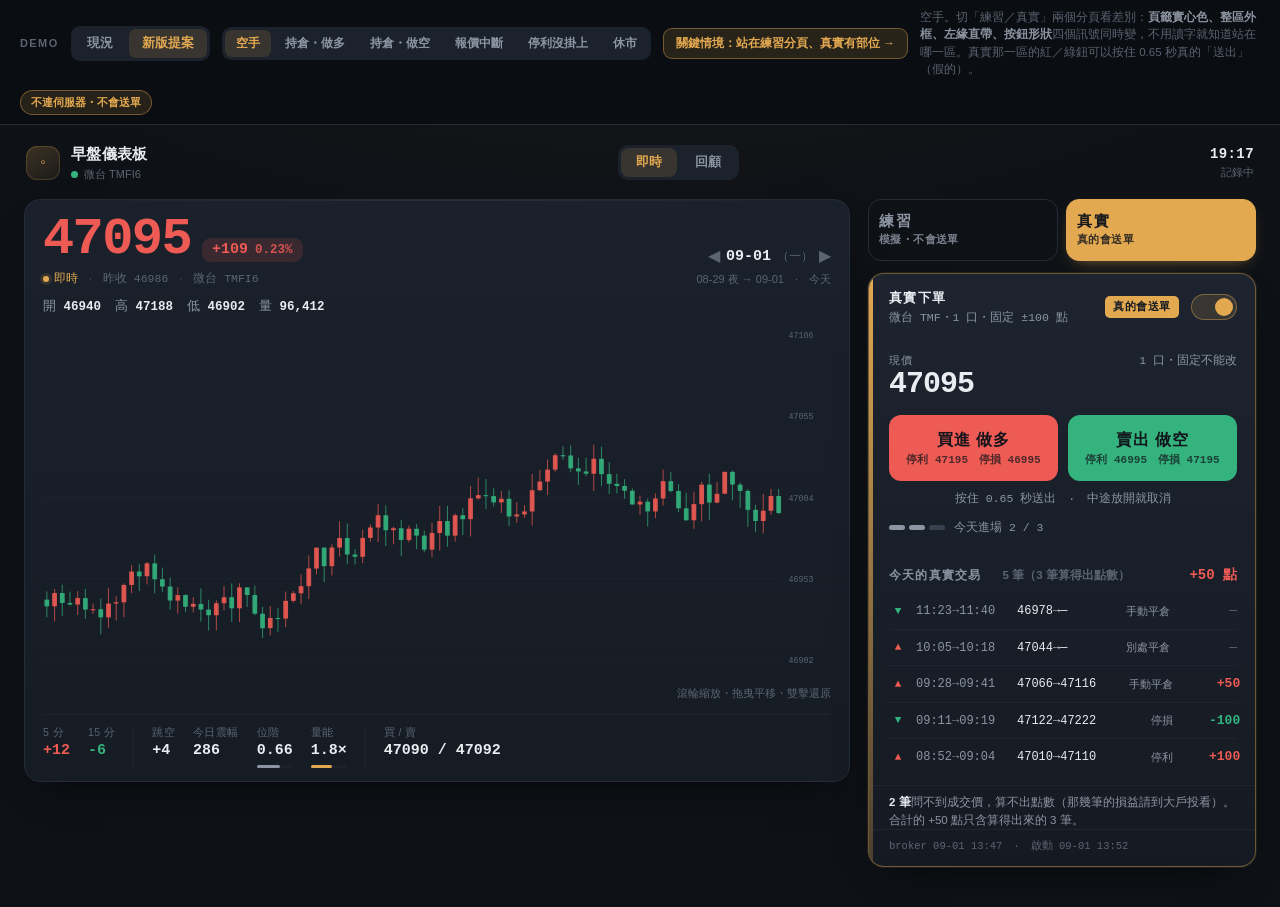
<file: tools/shioaji/ui-demo-v2.html>
<!doctype html>
<html lang="zh-Hant">
<head>
<meta charset="utf-8">
<meta name="viewport" content="width=device-width,initial-scale=1">
<title>早盤儀表板・練習／真實分頁 設計 demo</title>
<style>
/* ═══════════════════════════════════════════════════════════════
   設計 demo（第二版：練習／真實分頁）。只做視覺與互動，
   零外部依賴、零網路請求、不會送出任何委託。
   色票與既有元件的 CSS 逐字沿用 live_panel.py（2026-08-25「沉穩」那一版），
   新元件一律 n- 前綴，「現況」那一版並存以供對照。
   ═══════════════════════════════════════════════════════════════ */
:root{
  --bg:#0E1116; --surface:#151A22; --surface-2:#1C222C; --raise:#1A212B;
  --line:#242C38; --line-soft:#1E2530;
  --text:#E9ECF1; --dim:#8D95A3; --faint:#5C6472; --ghost:#39414F;
  --gold:#E3A951; --gold-soft:rgba(227,169,81,.14); --gold-line:rgba(227,169,81,.42);
  --up:#EE5A54; --up-soft:rgba(238,90,84,.15); --up-line:rgba(238,90,84,.38);
  --down:#34B37E; --down-soft:rgba(52,179,126,.15); --down-line:rgba(52,179,126,.38);
  --r-lg:16px; --r-md:12px; --r-sm:9px; --r-xs:6px;
  --shadow-1:0 18px 40px -22px rgba(0,0,0,.85);
  --shadow-2:0 24px 60px -20px rgba(0,0,0,.7);
  --ease:cubic-bezier(.22,.68,.36,1);
  --font-sans:-apple-system,BlinkMacSystemFont,"PingFang TC","Microsoft JhengHei","Noto Sans TC","Segoe UI",Roboto,sans-serif;
  --font-mono:ui-monospace,"SF Mono","JetBrains Mono","Roboto Mono",Menlo,Consolas,monospace;
}
*{box-sizing:border-box;margin:0;padding:0}
body{background:var(--bg); color:var(--text); font-family:var(--font-sans); line-height:1.5;
  background-image:radial-gradient(1100px 460px at 50% -10%, rgba(227,169,81,.055), transparent 72%);
  background-repeat:no-repeat; min-height:100vh; -webkit-font-smoothing:antialiased}
button{font-family:inherit}

/* ── demo 控制列（不是產品的一部分）─────────────────────── */
.dbar{position:sticky; top:0; z-index:60; background:rgba(10,13,17,.94);
  backdrop-filter:blur(8px); border-bottom:1px solid var(--line);
  padding:9px 20px; display:flex; align-items:center; gap:12px; flex-wrap:wrap}
.dbar .dt{font-size:11px; color:var(--faint); letter-spacing:1.4px; font-weight:650}
.dseg{display:flex; flex-wrap:wrap; gap:3px; background:var(--surface-2); border-radius:9px; padding:3px}
.dseg button{border:0; background:transparent; color:var(--dim); cursor:pointer;
  font-size:12px; font-weight:650; padding:5px 11px; border-radius:7px; white-space:nowrap;
  transition:background .12s var(--ease), color .12s var(--ease)}
.dseg button:hover{color:var(--text)}
.dseg button.on{background:var(--gold-soft); color:var(--gold)}
.dseg.big button{font-size:12.5px; padding:6px 13px}
.dkey{border:1px solid var(--gold-line); background:var(--gold-soft); color:var(--gold);
  font-size:12px; font-weight:700; padding:6px 12px; border-radius:9px; cursor:pointer;
  white-space:nowrap}
.dhint{font-size:11.5px; color:var(--faint); flex:1 1 240px; min-width:0; line-height:1.5}
.dhint b{color:var(--dim); font-weight:600}
.dsafe{font-size:11px; color:var(--gold); background:var(--gold-soft);
  border:1px solid var(--gold-line); border-radius:20px; padding:3px 10px; font-weight:650;
  white-space:nowrap}

/* ── 產品版面（沿用）────────────────────────────────── */
.app{max-width:1500px; margin:0 auto; padding:0 24px 40px}
.cols{display:grid; grid-template-columns:minmax(0,1fr) 388px; gap:18px; align-items:start}
@media(max-width:1160px){ .cols{grid-template-columns:minmax(0,1fr)} }
.right{display:flex; flex-direction:column; gap:0}
.topbar{display:flex; align-items:center; justify-content:space-between; padding:18px 2px 16px; gap:16px}
.brand{display:flex; align-items:center; gap:11px}
.brand .mark{width:34px;height:34px;border-radius:11px;display:grid;place-items:center;
  background:linear-gradient(150deg,rgba(227,169,81,.22),rgba(227,169,81,.06));
  color:var(--gold); font-size:15px; box-shadow:inset 0 0 0 1px rgba(227,169,81,.2)}
.brand .nm{font-size:15px; font-weight:680; letter-spacing:.3px}
.brand .sub{font-size:11px; color:var(--faint); margin-top:1px; display:flex; align-items:center; gap:6px}
.dot{width:7px;height:7px;border-radius:50%;background:var(--down);display:inline-block}
.dot.off{background:var(--ghost)}
/* 頂列這顆燈是獨立節點、不隨報價重繪 ⇒ 全頁唯一准掛動畫的地方 */
.dot.dead{background:var(--up); animation:n-blink 1.1s ease-in-out infinite}
@keyframes n-blink{0%,100%{opacity:1}50%{opacity:.25}}
.tabs{display:flex; gap:3px; background:var(--surface-2); border-radius:10px; padding:3px}
.tabs button{border:0;background:transparent;color:var(--dim);cursor:pointer;font-size:12.5px;
  font-weight:650;padding:6px 15px;border-radius:8px}
.tabs button.on{background:var(--gold-soft); color:var(--gold)}
.clock{text-align:right; font-family:var(--font-mono); font-variant-numeric:tabular-nums}
.clock .d{font-size:14px; font-weight:600; letter-spacing:.4px}
.clock .w{font-size:11px; color:var(--faint)}
.card{background:var(--surface); border:1px solid var(--line-soft); border-radius:var(--r-lg);
  padding:16px 18px; margin-bottom:12px}
.card.l1{background:linear-gradient(180deg,var(--raise),#161C24); border-color:var(--line);
  box-shadow:var(--shadow-1); padding:16px 18px 13px; position:relative}
.card.l1::before{content:''; position:absolute; left:16px; right:16px; top:0; height:1px;
  background:linear-gradient(90deg,transparent,rgba(255,255,255,.07),transparent)}
.sec-head{display:flex; align-items:center; justify-content:space-between; margin:0 2px 8px; gap:10px}
.sec-head h2{font-size:11.5px; margin:0; color:var(--dim); letter-spacing:1.6px; font-weight:650}
.sec-head .count{font-size:11px; color:var(--faint); font-family:var(--font-mono)}
.up{color:var(--up)} .down{color:var(--down)} .flat{color:var(--text)} .faint{color:var(--faint)}
.chead{display:flex; align-items:flex-end; justify-content:space-between; margin-bottom:10px;
  gap:16px; flex-wrap:wrap}
.qblock{display:flex; flex-direction:column; gap:6px; min-width:0}
.qmain{display:flex; align-items:baseline; gap:11px; flex-wrap:wrap}
.cpx{font-size:52px; font-weight:700; font-family:var(--font-mono);
  font-variant-numeric:tabular-nums; line-height:.94; letter-spacing:-1.6px}
.cchg{display:inline-flex; align-items:baseline; gap:7px; font-family:var(--font-mono);
  font-variant-numeric:tabular-nums; font-size:15px; font-weight:700; padding:4px 10px 5px;
  border-radius:9px; line-height:1}
.cchg.up{background:var(--up-soft); color:var(--up)}
.cchg.down{background:var(--down-soft); color:var(--down)}
.cchg .pct{font-size:12.5px; font-weight:600; opacity:.85}
.qsub{display:flex; align-items:center; gap:9px; font-size:11.5px; color:var(--faint);
  font-family:var(--font-mono); flex-wrap:wrap}
.qsub .sep{color:var(--ghost)}
.qsub .live{color:var(--gold); display:inline-flex; align-items:center; gap:5px}
.qsub .live i{width:6px;height:6px;border-radius:50%;background:var(--gold);
  box-shadow:0 0 0 3px var(--gold-soft)}
.qsub .live.dead{color:var(--faint)}
.qsub .live.dead i{background:var(--faint); box-shadow:0 0 0 3px rgba(255,255,255,.05)}
.cwrap{overflow:hidden; border-radius:10px; position:relative}
.cwrap svg{display:block; width:100%; height:auto}
.legend{display:flex; gap:14px; flex-wrap:wrap; font-size:12.5px; color:var(--dim);
  font-family:var(--font-mono); margin:2px 0 8px}
.legend b{color:var(--text); font-weight:600}
.chint{font-size:11px; color:var(--faint); text-align:right; margin-top:5px}
.pager{display:flex; flex-direction:column; align-items:flex-end; gap:2px}
.pager .r1{display:flex; align-items:center; gap:6px; font-family:var(--font-mono)}
.pager .r1 .num{font-size:15px; font-weight:650}
.pager .r2{font-size:11px; color:var(--faint)}
.rail{display:flex; align-items:stretch; flex-wrap:wrap; margin-top:12px; padding-top:11px;
  border-top:1px solid var(--line-soft)}
.rail .grp{display:flex; gap:18px; padding:0 18px; border-right:1px solid var(--line-soft)}
.rail .grp:first-child{padding-left:0}
.rail .grp:last-child{border-right:0; padding-right:0}
.rail .k{font-size:10.5px; color:var(--faint); letter-spacing:.4px; white-space:nowrap; line-height:1.3}
.rail .v{font-size:15px; font-weight:650; font-family:var(--font-mono);
  font-variant-numeric:tabular-nums; line-height:1.25; margin-top:2px; white-space:nowrap}
.rail .track{height:3px; border-radius:2px; background:var(--surface-2); margin-top:5px; position:relative}
.rail .track i{position:absolute; top:0; bottom:0; left:0; border-radius:2px; background:var(--dim)}
.rail .track i.hot{background:var(--gold)}

/* ── 練習區的下單元件（沿用）─────────────────────────── */
.btns{display:flex; gap:10px}
.btn{flex:1; padding:14px; border-radius:var(--r-md); cursor:pointer; border:1px solid transparent;
  font-family:var(--font-sans); font-size:15.5px; font-weight:700; letter-spacing:1px;
  transition:transform .1s var(--ease), background .15s var(--ease)}
.btn.long{background:var(--up-soft); color:var(--up); border-color:var(--up-line);
  box-shadow:inset 0 1px 0 rgba(255,255,255,.05)}
.btn.short{background:var(--down-soft); color:var(--down); border-color:var(--down-line);
  box-shadow:inset 0 1px 0 rgba(255,255,255,.05)}
.btn.flat2{background:var(--surface-2); color:var(--text); border-color:var(--line)}
.btn.ghost{flex:0 0 auto; background:transparent; color:var(--faint); font-size:13px;
  font-weight:500; border-color:var(--line)}
.btn:disabled{opacity:.3; cursor:not-allowed}
.whyoff{margin-top:10px; font-size:11.5px; color:var(--faint); line-height:1.6}
.pnl{text-align:center; padding:4px 0 8px}
.pnl .v{font-size:44px; font-weight:700; font-family:var(--font-mono); line-height:1}
.pnl .l{font-size:12px; color:var(--dim); margin-top:7px}
.plimit{display:flex; justify-content:center; gap:14px; font-size:11.5px; color:var(--faint);
  font-family:var(--font-mono); margin-bottom:12px}
.seg{display:flex; gap:4px; background:var(--surface-2); border-radius:10px; padding:3px; margin-bottom:14px}
.seg button{flex:1; border:0; background:transparent; color:var(--dim); cursor:pointer;
  font-size:12px; font-weight:600; padding:6px 0; border-radius:8px}
.seg button.on{background:var(--gold-soft); color:var(--gold)}
.score{display:flex; align-items:flex-start; justify-content:space-between; gap:14px}
.score .rate .n{font-family:var(--font-mono); font-size:40px; font-weight:680; letter-spacing:-1.2px}
.score .rate .p{font-size:19px; color:var(--dim)}
.score .rate .lab{font-size:11px; color:var(--faint); letter-spacing:2px; margin-top:7px}
.score .sum{text-align:right; font-family:var(--font-mono)}
.score .sum .n{font-size:26px; font-weight:700; line-height:1.1}
.score .sum .u{font-size:11px; color:var(--dim); margin-left:3px}
.score .sum .cash{font-size:11.5px; color:var(--faint); margin-top:5px}
.wlbar{display:flex; height:6px; border-radius:3px; overflow:hidden; margin-top:13px; gap:2px}
.wlbar i.w{background:var(--up)} .wlbar i.l{background:var(--down)}
.wlfoot{display:flex; justify-content:space-between; font-size:11.5px; color:var(--faint);
  font-family:var(--font-mono); margin-top:6px}
.wlfoot .w b{color:var(--up)} .wlfoot .l b{color:var(--down)}
.warn{font-size:10.5px; color:var(--gold); background:var(--gold-soft);
  border-radius:20px; padding:2px 9px; font-weight:600}

/* ═══ v1＝現況（逐字沿用 live_panel.py 目前的真實下單區）═══ */
.real{margin-top:14px; border-color:var(--gold-line);
  background:linear-gradient(180deg,var(--raise),#161C24)}
.real .sec-head h2{color:var(--gold)}
.rtop{display:flex; align-items:center; justify-content:space-between; gap:10px}
.rlabel{font-size:12.5px; color:var(--dim)}
.rlabel b{color:var(--text); font-weight:650}
.sw{width:46px; height:26px; border-radius:999px; background:var(--surface-2);
  border:1px solid var(--line); position:relative; cursor:pointer; flex:none}
.sw i{position:absolute; top:3px; left:3px; width:18px; height:18px; border-radius:50%;
  background:var(--ghost); transition:transform .18s var(--ease), background .18s var(--ease)}
.sw.on{background:var(--gold-soft); border-color:var(--gold-line)}
.sw.on i{transform:translateX(20px); background:var(--gold)}
.rbody{margin-top:14px; padding-top:14px; border-top:1px solid var(--line-soft)}
.rrow{display:flex; justify-content:space-between; font-size:12.5px; padding:4px 0}
.rrow .k{color:var(--faint)}
.rrow .v{font-family:var(--font-mono); font-variant-numeric:tabular-nums}
.rbtns{display:flex; gap:9px; margin-top:13px}
.rbtn{flex:1; padding:15px 10px; border-radius:var(--r-md); cursor:pointer; font-family:inherit;
  font-size:14.5px; font-weight:700; border:1px solid; letter-spacing:.5px;
  position:relative; overflow:hidden}
.rbtn.b{background:var(--up-soft); color:var(--up); border-color:var(--up-line)}
.rbtn.s{background:var(--down-soft); color:var(--down); border-color:var(--down-line)}
.rbtn:disabled{opacity:.28; cursor:not-allowed}
.rbtn .fill{position:absolute; left:0; top:0; bottom:0; width:0; background:currentColor;
  opacity:.22; pointer-events:none}
.rbtn.holding .fill{transition:width 650ms linear; width:100%}
.rbtn .hint{display:block; font-size:10.5px; font-weight:600; margin-top:3px;
  font-family:var(--font-mono); opacity:0; transition:opacity .12s var(--ease)}
.rbtn.holding .hint{opacity:.95}
.rbtn span{position:relative}
.quota{font-size:11px; color:var(--faint); font-family:var(--font-mono);
  text-align:right; margin-top:9px}
.rtrades{margin-top:12px; padding-top:10px; border-top:1px solid var(--line)}
.rth{display:flex; align-items:baseline; gap:8px; font-size:12px; margin-bottom:6px}
.rnet{margin-left:auto; font-family:var(--font-mono); font-size:13px; font-weight:600}
.rtlist{max-height:168px; overflow-y:auto; display:flex; flex-direction:column}
.rtlist>*{flex:none}
.rtrow{display:flex; align-items:center; gap:8px; padding:4px 0;
  font-size:12px; font-family:var(--font-mono)}
.rtrow+.rtrow{border-top:1px solid var(--line)}
.rtt{color:var(--faint)}
.rtp{color:var(--text)}
.rtw{margin-left:auto; font-size:11px}
.rtn{min-width:52px; text-align:right; font-weight:600}
.dim{color:var(--dim)}
.tag{font-size:10px; color:var(--faint); border:1px solid var(--line); border-radius:5px; padding:1px 5px}
.real.holding{border-color:var(--up-line);
  background:linear-gradient(180deg,rgba(238,90,84,.10),#161C24)}
.real.holding.sh{border-color:var(--down-line);
  background:linear-gradient(180deg,rgba(52,179,126,.10),#161C24)}
.rpos{display:flex; align-items:baseline; gap:10px; margin-bottom:6px}
.rpos .big{font-size:34px; font-weight:700; font-family:var(--font-mono); line-height:1}
.rpos .tag{font-size:11px; font-weight:700; padding:3px 9px; border-radius:var(--r-xs); border:0}
.rpos .tag.l{background:var(--up-soft); color:var(--up)}
.rpos .tag.s{background:var(--down-soft); color:var(--down)}
.ralarm{background:var(--gold-soft); border:1px solid var(--gold-line);
  border-radius:var(--r-md); padding:11px 13px; margin-top:12px; font-size:12.5px; line-height:1.6}
.ralarm.bad{background:var(--up-soft); border-color:var(--up-line);
  animation:kk-puls 1.1s ease-in-out infinite}
@keyframes kk-puls{0%,100%{opacity:1}50%{opacity:.55}}

/* ═════════ v2＝提案：練習／真實 兩個分頁 ═════════════════════
   「一眼看得出站在哪一區」靠四件事同時發生，不只換一個顏色：
     ① 頁籤本身：選中的那一塊是**實心**的（真實＝金色實心深字，練習＝灰實心白字）
     ② 整區外框：真實有金線＋陰影；練習是扁的、沒有陰影
     ③ 左緣一條 4px 直帶貫穿整區高度（金／灰）
     ④ 下單鈕形狀：真實＝實心，練習＝描邊
   四個訊號都不需要讀字。
   ════════════════════════════════════════════════════════ */

/* 跨分頁警報：永遠在兩個分頁之上，站在練習分頁也看得到。
   ⚠️ 這一塊不掛動畫（秒數每秒在變、整塊會被重繪，掛動畫只會抖）。 */
.n-x{position:sticky; top:8px; z-index:20; border-radius:var(--r-md); padding:12px 14px; margin-bottom:12px;
  font-size:13px; font-weight:700; line-height:1.5; display:flex; align-items:center; gap:12px}
.n-x.bad{background:var(--up); color:#14171C}
.n-x.warn{background:var(--gold); color:#14171C}
.n-x .g{flex:1; min-width:0}
.n-x .s{font-weight:600; opacity:.85; font-size:11.5px; margin-top:2px}
.n-x .num{font-family:var(--font-mono); font-variant-numeric:tabular-nums}
.n-x .go{flex:none; border:0; background:rgba(0,0,0,.24); color:inherit; font-weight:750;
  font-size:12px; padding:8px 12px; border-radius:8px; cursor:pointer; white-space:nowrap}
.n-x .go:hover{background:rgba(0,0,0,.36)}

/* 頁籤 */
.n-tabs{display:flex; gap:8px; margin-bottom:12px; align-items:flex-start}
.n-tab{position:relative; flex:1 1 0; min-width:0; display:flex; flex-direction:column; justify-content:center;
  border:1px solid var(--line); background:transparent; cursor:pointer;
  border-radius:13px; padding:11px 10px 10px; text-align:center; color:var(--dim);
  /* 高度寫死：兩顆頁籤必須分毫不差。改字級要重量一次，不准用字級推算。
     ⚠️ 修飾字一定要用 t-sim / t-real 這種前綴，不可以裸寫 .real ——
     live_panel.py 早就有 .real{margin-top:14px; background:linear-gradient(...)}，
     裸寫會被它套中：實測第二顆頁籤整個往下掉 14px、還吃到別人的漸層底。 */
  height:62px;
  transition:background .14s var(--ease), color .14s var(--ease), border-color .14s var(--ease)}
.n-tab .t{font-size:14.5px; font-weight:800; letter-spacing:2px; line-height:1.2}
.n-tab .s{font-size:10.5px; font-weight:600; letter-spacing:.4px; margin-top:2px; opacity:.85}
.n-tab:hover{color:var(--text); border-color:var(--ghost)}
.n-tab.on.t-sim{background:var(--surface-2); color:var(--text); border-color:var(--ghost)}
.n-tab.on.t-real{background:var(--gold); color:#14171C; border-color:var(--gold);
  box-shadow:0 6px 18px -10px rgba(227,169,81,.8)}
/* 沒站在真實分頁、但真實有部位：頁籤上直接把浮動點數掛出來（不用讀字就知道有事） */
.n-tab .badge{position:absolute; top:-8px; right:-6px; font-family:var(--font-mono);
  font-variant-numeric:tabular-nums; font-size:12px; font-weight:800; padding:3px 8px;
  border-radius:20px; border:2px solid var(--bg); line-height:1.15}
.n-tab .badge.up{background:var(--up); color:#14171C}
.n-tab .badge.down{background:var(--down); color:#0E1116}
.n-tab .badge.flat{background:var(--ghost); color:var(--text)}
.n-tab .badge.alert{background:var(--up); color:#14171C}

/* 分區容器 */
.n-zone{position:relative; border-radius:var(--r-lg); border:1px solid; overflow:hidden}
.n-zone::before{content:''; position:absolute; left:0; top:0; bottom:0; width:4px}
.n-zone.z-sim{background:#12161C; border-color:var(--line-soft)}
.n-zone.z-sim::before{background:var(--ghost)}
.n-zone.z-real{background:linear-gradient(180deg,#1D242F,#151A22); border-color:var(--gold-line);
  box-shadow:0 0 0 1px rgba(227,169,81,.10), var(--shadow-1)}
.n-zone.z-real::before{background:linear-gradient(180deg,var(--gold),rgba(227,169,81,.25))}
.n-hd{display:flex; align-items:center; gap:12px; padding:14px 18px 13px 20px}
.n-hd .t{font-size:13px; font-weight:750; letter-spacing:1.4px; color:var(--text)}
.n-hd .s{font-size:11.5px; color:var(--dim); margin-top:2px; font-family:var(--font-mono)}
.n-hd .grow{flex:1; min-width:0}
.n-chip{font-size:10.5px; font-weight:700; letter-spacing:.6px; border-radius:5px;
  padding:3px 8px; white-space:nowrap}
.n-chip.c-real{background:var(--gold); color:#151A22}
.n-chip.c-sim{background:var(--surface-2); color:var(--dim); border:1px solid var(--line)}
.n-sep{height:1px; background:var(--line-soft); margin:0 18px 0 20px}
.n-bd{padding:0 18px 16px 20px}

/* 現價（空手態）*/
.n-px{display:flex; align-items:baseline; justify-content:space-between; gap:10px; padding:12px 0 4px}
.n-px .n{font-size:30px; font-weight:700; font-family:var(--font-mono);
  font-variant-numeric:tabular-nums; letter-spacing:-1px; line-height:1}
.n-px .k{font-size:11px; color:var(--dim); letter-spacing:1.4px}
.n-px .qty{font-size:11.5px; color:var(--dim); font-family:var(--font-mono)}

/* 真實下單鈕：實心。跟練習區的「描邊＋淡底」在形狀上分家。 */
.n-fire{display:flex; gap:10px; margin-top:12px}
.n-fb{flex:1; position:relative; overflow:hidden; border:0; cursor:pointer; border-radius:var(--r-md);
  padding:16px 10px 14px; color:#12151B; font-weight:800; font-size:16px; letter-spacing:1px;
  text-align:center; line-height:1.15}
.n-fb.b{background:var(--up)} .n-fb.s{background:var(--down)}
.n-fb .sub{display:block; font-size:11px; font-weight:700; font-family:var(--font-mono);
  letter-spacing:0; opacity:.72; margin-top:5px}
.n-fb .bar{position:absolute; left:0; bottom:0; height:4px; width:0; background:#12151B; opacity:.55}
.n-fb.holding .bar{transition:width 650ms linear; width:100%}
.n-fb .hold{position:absolute; inset:0; display:none; align-items:center; justify-content:center;
  flex-direction:column; gap:3px; background:rgba(0,0,0,.30); font-size:13px; letter-spacing:.5px}
.n-fb.holding .hold{display:flex}
.n-fb:disabled{background:var(--surface-2); color:var(--faint); cursor:not-allowed}
.n-fb:disabled .sub{opacity:.9; color:var(--faint)}
.n-fb .txt{position:relative}
.n-holdhint{font-size:11.5px; color:var(--dim); text-align:center; margin-top:9px;
  font-family:var(--font-mono)}

/* 會影響決定的說明：最低 --dim（5.37:1），不准再用 --faint（2.72:1） */
.n-why{margin-top:11px; font-size:12.5px; color:var(--dim); line-height:1.6;
  background:var(--surface-2); border-radius:var(--r-sm); padding:9px 11px}
.n-why b{color:var(--text)}
.n-quota{display:flex; align-items:center; gap:9px; margin-top:12px; font-size:11.5px;
  color:var(--dim); font-family:var(--font-mono)}
.n-quota .pips{display:flex; gap:4px}
.n-quota .pips i{width:16px; height:5px; border-radius:3px; background:var(--ghost)}
.n-quota .pips i.used{background:var(--dim)}
.n-quota .pips i.full{background:var(--gold)}
.n-firing{margin-top:12px; background:var(--surface-2); border-radius:var(--r-md);
  padding:13px 14px; font-size:13.5px; color:var(--text); font-weight:650}
.n-firing .s{font-size:11.5px; color:var(--dim); font-weight:500; margin-top:4px; line-height:1.5}
.n-firing .bar{height:3px; border-radius:2px; background:var(--line); margin-top:10px; overflow:hidden}
.n-firing .bar i{display:block; height:100%; background:var(--gold); width:30%}

/* 持倉態 */
.n-pos{display:flex; align-items:flex-end; justify-content:space-between; gap:14px; padding:14px 0 2px}
.n-pos .big{font-size:52px; font-weight:700; font-family:var(--font-mono);
  font-variant-numeric:tabular-nums; line-height:.92; letter-spacing:-1.6px}
.n-pos .u{font-size:15px; font-weight:650; margin-left:5px; letter-spacing:0}
.n-pos .cash{font-size:12.5px; color:var(--dim); font-family:var(--font-mono); margin-top:6px}
.n-dir{display:inline-flex; align-items:center; gap:6px; font-size:12.5px; font-weight:750;
  padding:5px 10px; border-radius:var(--r-xs); white-space:nowrap}
.n-dir.l{background:var(--up-soft); color:var(--up)}
.n-dir.s{background:var(--down-soft); color:var(--down)}
.n-meta{font-size:11.5px; color:var(--dim); font-family:var(--font-mono); text-align:right; margin-top:6px}

/* 保護狀態列：紅綠留給錢，系統狀態一律中性灰階＋填滿程度 */
.n-guard{margin-top:14px; border:1px solid var(--line-soft); border-radius:var(--r-md);
  overflow:hidden; background:rgba(0,0,0,.16)}
.n-g{display:flex; align-items:center; gap:11px; padding:11px 13px}
.n-g+.n-g{border-top:1px solid var(--line-soft)}
.n-g .ic{width:9px; height:9px; border-radius:50%; flex:none; box-sizing:content-box}
.n-g .ic.solid{background:var(--text); box-shadow:0 0 0 3px rgba(233,236,241,.10)}
.n-g .ic.hollow{background:transparent; border:2px solid var(--dim); width:5px; height:5px}
.n-g .ic.bad{background:var(--up); box-shadow:0 0 0 3px var(--up-soft)}
.n-g .lb{font-size:12.5px; color:var(--dim); min-width:74px}
.n-g .lb b{color:var(--text); font-weight:650; font-family:var(--font-mono)}
.n-g .st{margin-left:auto; font-size:12px; color:var(--dim); text-align:right; line-height:1.45}
.n-g .st b{color:var(--text); font-weight:650}
/* 要注意的那一列：底色用中性提亮，不用紅底 —— 紅底只留給「請你動手」的橫幅 */
.n-g.warn{background:rgba(255,255,255,.045)}
.n-g.warn .st b{color:var(--up)}
.n-gfoot{font-size:11.5px; color:var(--dim); line-height:1.6; padding:0 13px 11px; margin-top:-3px}

/* 平倉：中性底。平倉不是方向動作，不該吃紅綠（做空的平倉送的是「買進」）。 */
.n-close{width:100%; margin-top:14px; border:1px solid var(--line); background:var(--surface-2);
  color:var(--text); font-size:15px; font-weight:750; letter-spacing:1px; padding:15px 10px 13px;
  border-radius:var(--r-md); cursor:pointer; transition:background .14s var(--ease)}
.n-close:hover{background:#232A36}
.n-close .sub{display:block; font-size:11.5px; font-weight:600; color:var(--dim); letter-spacing:0;
  margin-top:4px; font-family:var(--font-mono)}
.n-close:disabled{opacity:.45; cursor:not-allowed}

/* 紀錄表：固定欄，欄寬不隨內容跳；超過就捲，每一列 flex:none（鐵律 6） */
.n-trh{display:flex; align-items:baseline; gap:8px; font-size:11.5px; color:var(--dim);
  letter-spacing:1.2px; font-weight:650; padding:13px 18px 7px 20px}
.n-trh .net{margin-left:auto; font-family:var(--font-mono); font-size:14px; font-weight:700; letter-spacing:0}
.n-trl{max-height:186px; overflow-y:auto; display:flex; flex-direction:column; padding:0 18px 4px 20px}
.n-trl::-webkit-scrollbar{width:6px}
.n-trl::-webkit-scrollbar-thumb{background:var(--line); border-radius:3px}
.n-row{flex:none; display:grid; grid-template-columns:18px 92px 1fr 68px 58px;
  align-items:center; gap:9px; padding:8px 0; font-size:12px; font-family:var(--font-mono);
  font-variant-numeric:tabular-nums; border-top:1px solid var(--line-soft)}
.n-row:first-child{border-top:0}
.n-row .d{font-size:11px; text-align:center}
.n-row .d.l{color:var(--up)} .n-row .d.s{color:var(--down)}
.n-row .tm{color:var(--dim)}
.n-row .px{color:var(--text)}
.n-row .wy{color:var(--dim); font-size:11px; font-family:var(--font-sans); text-align:right;
  white-space:nowrap; overflow:hidden; text-overflow:ellipsis}
.n-row .pt{text-align:right; font-weight:700; font-size:13px}
.n-row .pt.na{color:var(--faint); font-weight:500}
.n-trnote{font-size:11.5px; color:var(--dim); line-height:1.55; padding:8px 18px 0 20px;
  border-top:1px solid var(--line-soft); margin-top:6px}
.n-empty{font-size:12.5px; color:var(--dim); line-height:1.6; padding:4px 18px 14px 20px}
.n-foot{display:flex; align-items:center; gap:8px; padding:9px 18px 11px 20px; font-size:10.5px;
  color:var(--faint); font-family:var(--font-mono); border-top:1px solid var(--line-soft)}
.n-foot .stale{color:var(--gold); font-weight:700}

@media (prefers-reduced-motion: reduce){
  .n-fb.holding .bar{transition:none; width:100%}
  .ralarm.bad{animation:none}
  .dot.dead{animation:none}
}
@media(max-width:640px){
  .app{padding:0 12px 40px}
  .dbar{padding:8px 12px}
  .n-row{grid-template-columns:16px 78px 1fr 52px}
  .n-row .wy{display:none}
  .n-pos .big{font-size:44px}
}
</style>
</head>
<body>

<div class="dbar">
  <span class="dt">DEMO</span>
  <div class="dseg big" id="verSeg">
    <button data-ver="v1">現況</button>
    <button data-ver="v2" class="on">新版提案</button>
  </div>
  <div class="dseg" id="stSeg">
    <button data-st="idle" class="on">空手</button>
    <button data-st="long">持倉・做多</button>
    <button data-st="short">持倉・做空</button>
    <button data-st="stale">報價中斷</button>
    <button data-st="notp">停利沒掛上</button>
    <button data-st="closed">休市</button>
  </div>
  <button class="dkey" id="keyCase">關鍵情境：站在練習分頁、真實有部位 &rarr;</button>
  <div class="dhint" id="dhint"></div>
  <span class="dsafe">不連伺服器・不會送單</span>
</div>

<div class="app">
  <div class="topbar">
    <div class="brand"><div class="mark">&#9702;</div>
      <div><div class="nm">早盤儀表板</div>
      <div class="sub" id="sub"><span class="dot"></span>微台 TMFI6</div></div></div>
    <div class="tabs"><button class="on">即時</button><button>回顧</button></div>
    <div class="clock"><div class="d" id="clk">09:14</div><div class="w" id="ph">記錄中</div></div>
  </div>

  <div class="cols">
    <div id="mkt"></div>
    <div class="right" id="right"></div>
  </div>
</div>

<script>
/* ══════════════════════════════════════════════════════════════
   純前端 demo。所有數字都是假的，沒有任何 fetch。
   ══════════════════════════════════════════════════════════════ */
var VER='v2', ST='idle', TAB='real';
var lastRealV1='', holdingNow=false, holdTimer=null, closing=false, simClosing=false;

var D={ px:47091, prevClose:46986, entry:47091, entries:2, max:3,
        code:{broker:'09-01 13:47', started:'09-01 13:52', stale:false} };

/* 練習部位（跟真實部位完全分開的一組狀態） */
var SIM=null;

/* 今天的真實交易（假的）。刻意留兩筆問不到成交價。 */
var TRADES=[
  {dir:'long', et:'08:52', ex:'09:04', ep:47010, xp:47110, why:'停利', pts:100},
  {dir:'short',et:'09:11', ex:'09:19', ep:47122, xp:47222, why:'停損', pts:-100},
  {dir:'long', et:'09:28', ex:'09:41', ep:47066, xp:47116, why:'手動平倉', pts:50},
  {dir:'long', et:'10:05', ex:'10:18', ep:47044, xp:null,  why:'不是面板平的', pts:null},
  {dir:'short',et:'11:23', ex:'11:40', ep:46978, xp:null,  why:'手動平倉', pts:null}
];
/* 今天的練習交易（假的） */
var SIMS=[
  {dir:'long', et:'08:47', ex:'08:58', ep:46990, xp:47090, why:'停利', pts:100},
  {dir:'short',et:'09:06', ex:'09:22', ep:47105, xp:47205, why:'停損', pts:-100},
  {dir:'long', et:'09:33', ex:'09:50', ep:47052, xp:47002, why:'手動平倉', pts:-50}
];

var HINTS={
 idle:'空手。切「練習／真實」兩個分頁看差別：<b>頁籤實心色、整區外框、左緣直帶、按鈕形狀</b>四個訊號同時變，不用讀字就知道站在哪一區。真實那一區的紅／綠鈕可以按住 0.65 秒真的「送出」（假的）。',
 long:'做多持倉中。<b>先按上面那顆「關鍵情境」</b>看站在練習分頁時真實部位長什麼樣：頁籤右上角直接掛著浮動點數。',
 short:'做空持倉中。現況的平倉鈕是綠色的 —— 但做空的平倉送出去的是<b>買進</b>。新版把平倉改成中性色，並直接寫出會送哪一邊。',
 stale:'報價中斷（停損現在沒人在看）。<b>切到練習分頁看看</b> —— 警報是跨分頁的，站在練習那一區照樣看得到，而且頁籤會變成紅色的驚嘆號。',
 notp:'進場成功但<b>停利沒掛上券商</b>。跨分頁橫幅（金色）＋停利那一列同時標成「沒掛上」，不是一個按掉就沒了的 alert。',
 closed:'休市中。兩區都不准下單（拿舊價記成績＝假成績）。差別在「為什麼不能按」寫得夠不夠大聲。'
};

/* ── 小工具 ─────────────────────────────────── */
function f(n){ return n==null?'—':Number(n).toFixed(0); }
function pm(v){ return v==null?'—':(v>0?'+':'')+Number(v).toFixed(0); }
function sgn(v){ return v>0?'up':v<0?'down':'flat'; }
function esc(s){ return String(s).replace(/[&<>]/g,function(c){
  return {'&':'&amp;','<':'&lt;','>':'&gt;'}[c]; }); }
function setEl(id,html){ var e=document.getElementById(id); if(!e) return;
  if(e.__h===html) return; e.__h=html; e.innerHTML=html; }
function pos(){
  if(ST==='long'||ST==='notp') return {dir:'long', entry:D.entry, qty:1, time:'09:12:44',
    tp:D.entry+100, sl:D.entry-100, hasTp:ST!=='notp'};
  if(ST==='short'||ST==='stale') return {dir:'short', entry:D.entry, qty:1, time:'09:12:44',
    tp:D.entry-100, sl:D.entry+100, hasTp:true};
  return null;
}
function floatPts(){ var P=pos(); if(!P) return null;
  return Math.round(P.dir==='long'? (D.px-P.entry) : (P.entry-D.px)); }
function simPts(){ if(!SIM) return null;
  return Math.round(SIM.dir==='long'? (D.px-SIM.entry) : (SIM.entry-D.px)); }
var staleFrom=Date.now();
function staleSec(){ return ST==='stale'? Math.floor((Date.now()-staleFrom)/1000) : null; }
function isClosed(){ return ST==='closed'; }
function whyLabel(w){ return {'不是面板平的':'別處平倉'}[w]||w; }

/* ── K 線圖（靜態假資料，讓右欄的卡片墊在真實內容上）──── */
var BARS=(function(){
  var seed=20260901, r=function(){ seed=(seed*1103515245+12345)&0x7fffffff; return seed/0x7fffffff; };
  var a=[], p=46940;
  for(var i=0;i<96;i++){
    var o=p, d=(r()-0.47)*26, c=o+d, h=Math.max(o,c)+r()*11, l=Math.min(o,c)-r()*11;
    a.push({o:o,h:h,l:l,c:c}); p=c;
  }
  return a;
})();
function chartHTML(){
  var W=1040,H=470,R=64,TOP=14,BOT=26,n=BARS.length;
  var hi=-1e9, lo=1e9;
  BARS.forEach(function(b){ hi=Math.max(hi,b.h); lo=Math.min(lo,b.l); });
  var P=pos();
  if(P&&VER==='v2'){ hi=Math.max(hi,P.tp,P.sl,P.entry); lo=Math.min(lo,P.tp,P.sl,P.entry); }
  hi=Math.max(hi,D.px); lo=Math.min(lo,D.px);
  var pad=(hi-lo)*0.08; hi+=pad; lo-=pad;
  var x=function(i){ return (i+0.5)*((W-R)/n); };
  var y=function(v){ return TOP+(hi-v)/(hi-lo)*(H-TOP-BOT); };
  var s='<svg viewBox="0 0 '+W+' '+H+'" preserveAspectRatio="none">';
  for(var g=0;g<5;g++){ var yy=TOP+g*(H-TOP-BOT)/4;
    s+='<line x1="0" y1="'+yy.toFixed(1)+'" x2="'+(W-R)+'" y2="'+yy.toFixed(1)+
       '" stroke="#1E2530" stroke-width="1"/>';
    s+='<text x="'+(W-R+8)+'" y="'+(yy+4).toFixed(1)+'" fill="#5C6472" font-size="11" '+
       'font-family="ui-monospace,monospace">'+(hi-(g/4)*(hi-lo)).toFixed(0)+'</text>';
  }
  var cw=(W-R)/n, bw=Math.max(2,cw*0.62);
  BARS.forEach(function(b,i){
    var up=b.c>=b.o, col=up?'#EE5A54':'#34B37E', X=x(i);
    s+='<line x1="'+X.toFixed(1)+'" y1="'+y(b.h).toFixed(1)+'" x2="'+X.toFixed(1)+'" y2="'+
       y(b.l).toFixed(1)+'" stroke="'+col+'" stroke-width="1.1" opacity=".85"/>';
    var yo=y(b.o), yc=y(b.c);
    s+='<rect x="'+(X-bw/2).toFixed(1)+'" y="'+Math.min(yo,yc).toFixed(1)+'" width="'+bw.toFixed(1)+
       '" height="'+Math.max(1.4,Math.abs(yc-yo)).toFixed(1)+'" fill="'+col+'" opacity=".9"/>';
  });
  /* 【v2 才有】真實部位的三條線畫上圖。現況：真單在圖上完全看不到，
     反而是「練習」的假單有停利停損線。圖是共用的，所以不分頁籤都畫。 */
  if(P&&VER==='v2'){
    [[P.entry,'#E9ECF1','真實進場 '+f(P.entry)],
     [P.tp,'#EE5A54','停利 '+f(P.tp)],
     [P.sl,'#34B37E','停損 '+f(P.sl)]].forEach(function(L){
      var yy=y(L[0]);
      s+='<line x1="0" y1="'+yy.toFixed(1)+'" x2="'+(W-R)+'" y2="'+yy.toFixed(1)+
         '" stroke="'+L[1]+'" stroke-width="1.2" stroke-dasharray="5 4" opacity=".7"/>';
      s+='<rect x="6" y="'+(yy-9).toFixed(1)+'" width="126" height="18" rx="4" fill="#0E1116" '+
         'fill-opacity=".9" stroke="'+L[1]+'" stroke-opacity=".5"/>';
      s+='<text x="14" y="'+(yy+4).toFixed(1)+'" fill="'+L[1]+'" font-size="11" font-weight="700" '+
         'font-family="ui-monospace,monospace">'+L[2]+'</text>';
    });
  }
  return s+'</svg>';
}
function paintChart(){
  var chg=D.px-D.prevClose, cls=sgn(chg), q=isClosed();
  var el=document.getElementById('mkt');
  if(!el.__built){
    el.__built=1;
    el.innerHTML='<div class="card chart l1">'+
      '<div class="chead"><div id="qb"></div>'+
      '<div class="pager"><div class="r1"><span class="faint">&#9664;</span>'+
      '<span class="num">09-01</span><span class="faint" style="font-size:12px">（一）</span>'+
      '<span class="faint">&#9654;</span></div>'+
      '<div class="r2">08-29 夜 &rarr; 09-01　·　今天</div></div></div>'+
      '<div class="legend"><span>開 <b>46940</b></span><span>高 <b>47188</b></span>'+
      '<span>低 <b>46902</b></span><span>量 <b>96,412</b></span></div>'+
      '<div class="cwrap" id="cw"></div>'+
      '<div class="chint">滾輪縮放・拖曳平移・雙擊還原</div>'+
      '<div class="rail">'+
      '<div class="grp"><div><div class="k">5 分</div><div class="v up">+12</div></div>'+
      '<div><div class="k">15 分</div><div class="v down">-6</div></div></div>'+
      '<div class="grp"><div><div class="k">跳空</div><div class="v">+4</div></div>'+
      '<div><div class="k">今日震幅</div><div class="v">286</div></div>'+
      '<div><div class="k">位階</div><div class="v">0.66</div>'+
      '<div class="track"><i style="width:66%"></i></div></div>'+
      '<div><div class="k">量能</div><div class="v">1.8&times;</div>'+
      '<div class="track"><i class="hot" style="width:60%"></i></div></div></div>'+
      '<div class="grp"><div><div class="k">買 / 賣</div><div class="v">47090 / 47092</div></div></div>'+
      '</div></div>';
  }
  setEl('qb','<div class="qblock"><div class="qmain">'+
    '<span class="cpx '+cls+'">'+f(D.px)+'</span>'+
    '<span class="cchg '+cls+'">'+pm(chg)+'<span class="pct">'+
    (chg/D.prevClose*100).toFixed(2)+'%</span></span></div>'+
    '<div class="qsub"><span class="live'+(q?' dead':'')+'"><i></i>'+(q?'休市中':'即時')+
    '</span><span class="sep">·</span><span>昨收 '+f(D.prevClose)+'</span>'+
    '<span class="sep">·</span><span>微台 TMFI6</span></div></div>');
  var cw=document.getElementById('cw');
  var key=VER+'|'+ST+'|'+(pos()?D.entry:'-')+'|'+Math.round(D.px/8);
  if(cw.__k!==key){ cw.__k=key; cw.innerHTML=chartHTML(); }
}

/* ══════════════ 共用：紀錄表 ══════════════════════════════ */
function tradeTable(list,label){
  var done=list.filter(function(t){return t.pts!=null;});
  var miss=list.length-done.length;
  var net=done.reduce(function(a,t){return a+t.pts;},0);
  if(!list.length)
    return '<div class="n-trh">'+label+'</div>'+
      '<div class="n-empty">今天還沒有紀錄。進場之後這裡會一筆一筆長出來。</div>';
  var h='<div class="n-trh">'+label+'　<span style="color:var(--faint);letter-spacing:0">'+
    list.length+' 筆'+(miss?'（'+done.length+' 筆算得出點數）':'')+'</span>'+
    (done.length?'<span class="net '+sgn(net)+'">'+pm(net)+' 點</span>':'')+'</div>'+
    '<div class="n-trl">';
  list.slice().reverse().forEach(function(t){
    h+='<div class="n-row">'+
      '<span class="d '+(t.dir==='long'?'l':'s')+'">'+(t.dir==='long'?'▲':'▼')+'</span>'+
      '<span class="tm">'+t.et+'&rarr;'+t.ex+'</span>'+
      '<span class="px">'+f(t.ep)+'&rarr;'+(t.xp==null?'—':f(t.xp))+'</span>'+
      '<span class="wy">'+esc(whyLabel(t.why))+'</span>'+
      '<span class="pt '+(t.pts==null?'na':sgn(t.pts))+'">'+(t.pts==null?'—':pm(t.pts))+'</span>'+
      '</div>';
  });
  h+='</div>';
  if(miss) h+='<div class="n-trnote"><b style="color:var(--text)">'+miss+
    ' 筆</b>問不到成交價，算不出點數（那幾筆的損益請到大戶投看）。'+
    '合計的 '+pm(net)+' 點只含算得出來的 '+done.length+' 筆。</div>';
  return h;
}

/* ══════════════ v2：跨分頁警報 ═══════════════════════════ */
function crossAlarm(){
  var P=pos(), ss=staleSec();
  if(!P) return '';
  var onReal=(TAB==='real');
  if(ss!=null)
    return '<div class="n-x bad"><div class="g">⚠ 報價已中斷 <span class="num">'+ss+
      '</span> 秒　停損現在沒人在看'+
      '<div class="s">停損活在這台電腦裡，收不到報價就判斷不了。請立刻到大戶投確認部位。</div></div>'+
      (onReal?'':'<button class="go" data-go="real">去看部位 &rarr;</button>')+'</div>';
  if(!P.hasTp)
    return '<div class="n-x warn"><div class="g">⚠ 停利沒有掛上券商　賺的那一邊沒有保護'+
      '<div class="s">請到大戶投自己補掛一張 '+f(P.tp)+' 的平倉限價單，或直接平倉。</div></div>'+
      (onReal?'':'<button class="go" data-go="real">去處理 &rarr;</button>')+'</div>';
  return '';
}

/* ══════════════ v2：頁籤 ═════════════════════════════════ */
function tabsHTML(){
  var P=pos(), fl=floatPts(), ss=staleSec();
  var badge='';
  if(P&&TAB!=='real'){
    badge = ss!=null || !P.hasTp
      ? '<span class="badge alert" id="tabbadge">!</span>'
      : '<span class="badge '+sgn(fl)+'" id="tabbadge">'+pm(fl)+'</span>';
  }
  return '<div class="n-tabs">'+
    '<button class="n-tab t-sim'+(TAB==='sim'?' on':'')+'" data-tab="sim">'+
      '<div class="t">練習</div><div class="s">模擬・不會送單</div></button>'+
    '<button class="n-tab t-real'+(TAB==='real'?' on':'')+'" data-tab="real">'+
      '<div class="t">真實</div><div class="s">真的會送單</div>'+badge+'</button>'+
    '</div>';
}

/* ══════════════ v2：練習分頁 ═════════════════════════════ */
function simZone(){
  return '<div class="n-zone z-sim">'+
    '<div class="n-hd"><div class="grow"><div class="t">練習下單</div>'+
    '<div class="s">微台 TMF・1 口・固定 &plusmn;100 點</div></div>'+
    '<span class="n-chip c-sim">模擬・不會送單</span></div>'+
    '<div class="n-sep"></div><div class="n-bd" id="simbody"></div>'+
    '<div id="simtr"></div>'+
    '<div class="n-sep"></div><div class="n-bd" style="padding-top:14px" id="simstats"></div>'+
    '</div>';
}
function simBody(){
  var off=isClosed();
  if(SIM){
    var p=simPts();
    return '<div class="pnl" style="padding-top:12px"><div class="v '+sgn(p)+'">'+pm(p)+'</div>'+
      '<div class="l">'+(SIM.dir==='long'?'做多':'做空')+'　進場 '+f(SIM.entry)+'　'+SIM.time+'</div></div>'+
      '<div class="plimit"><span>停利 '+f(SIM.dir==='long'?SIM.entry+100:SIM.entry-100)+'</span>'+
      '<span>停損 '+f(SIM.dir==='long'?SIM.entry-100:SIM.entry+100)+'</span></div>'+
      '<div class="btns"><button class="btn flat2" data-simclose="1">手動平倉</button>'+
      '<button class="btn ghost" data-simundo="1">取消</button></div>';
  }
  var h='<div class="n-px"><div><div class="k">現價</div>'+
    '<div class="n">'+f(D.px)+(off?'<span class="qty" style="margin-left:8px">非即時</span>':'')+
    '</div></div><div class="qty">1 口・固定</div></div>'+
    '<div class="btns" style="margin-top:12px">'+
    '<button class="btn long"'+(off?' disabled':'')+' data-sim="long">&#9650; 做多</button>'+
    '<button class="btn short"'+(off?' disabled':'')+' data-sim="short">&#9660; 做空</button></div>';
  if(off) h+='<div class="n-why"><b>休市中，沒有即時報價</b><br>'+
    '練習下單要用當下的真實成交價才有意義，不然記進成績的是假成績。開盤後才能按。</div>';
  return h;
}
function simStats(){
  return '<div class="seg"><button>近 7 筆</button><button class="on">近 20 筆</button>'+
   '<button>全部</button></div>'+
   '<div class="score"><div class="rate"><span class="n">45</span><span class="p">%</span>'+
   '<div class="lab">勝率</div></div>'+
   '<div class="sum"><div><span class="n down">-140</span><span class="u">點</span></div>'+
   '<div class="cash">-NT$1,400</div></div></div>'+
   '<div class="wlbar"><i class="w" style="flex:9"></i><i class="l" style="flex:11"></i></div>'+
   '<div class="wlfoot"><span class="w"><b>9</b> 勝</span><span>20 筆</span>'+
   '<span class="l"><b>11</b> 敗</span></div>';
}

/* ══════════════ v2：真實分頁 ═════════════════════════════ */
function realZone(){
  return '<div class="n-zone z-real">'+
    '<div class="n-hd"><div class="grow"><div class="t">真實下單</div>'+
    '<div class="s">微台 TMF・1 口・固定 &plusmn;100 點</div></div>'+
    '<span class="n-chip c-real">真的會送單</span><div class="sw on"><i></i></div></div>'+
    '<div class="n-sep"></div><div class="n-bd" id="realbody"></div>'+
    '<div id="realtr"></div>'+
    '<div class="n-foot" id="realfoot"></div></div>';
}
function realBody(){
  var P=pos(), fl=floatPts(), ss=staleSec(), h='';
  if(P){
    h+='<div class="n-pos"><div><div class="big '+sgn(fl)+'">'+pm(fl)+
       '<span class="u">點</span></div>'+
       '<div class="cash">'+(fl==null?'—':(fl>0?'+':'')+'NT$'+(fl*10))+'　浮動</div></div>'+
       '<div><span class="n-dir '+(P.dir==='long'?'l':'s')+'">'+
       (P.dir==='long'?'▲ 做多':'▼ 做空')+' 1 口</span>'+
       '<div class="n-meta">'+P.time+' 進場 '+f(P.entry)+'</div></div></div>';
    h+='<div class="n-guard">'+
       '<div class="n-g'+(P.hasTp?'':' warn')+'"><span class="ic '+(P.hasTp?'solid':'bad')+'"></span>'+
       '<span class="lb">停利 <b>'+f(P.tp)+'</b></span>'+
       '<span class="st">'+(P.hasTp?'<b>掛在券商</b><br>電腦關機也有效'
          :'<b>沒掛上</b><br>賺的那一邊沒有保護')+'</span></div>'+
       '<div class="n-g'+(ss!=null?' warn':'')+'"><span class="ic '+(ss!=null?'bad':'hollow')+'"></span>'+
       '<span class="lb">停損 <b>'+f(P.sl)+'</b></span>'+
       '<span class="st">'+(ss!=null?'<b>監控不到</b><br>收不到報價'
          :'<b>這台電腦在看</b><br>券商端做不到停損')+'</span></div>'+
       '<div class="n-gfoot">面板關掉、電腦睡著、網路斷掉，停損就失效 —— 這是你 08-28 拍板承擔的風險。</div>'+
       '</div>';
    h+='<button class="n-close"'+(closing?' disabled':'')+' data-close="1">'+
       (closing?'平倉中…':'立刻平倉')+
       '<span class="sub">'+(closing?'等券商回報部位真的消失':
       '會送出 '+(P.dir==='long'?'賣出':'買進')+' &times;1（'+
       (P.dir==='long'?'賣掉多單':'回補空單')+'）')+'</span></button>';
  } else {
    var off=isClosed(), full=D.entries>=D.max, ok=!off&&!full;
    h+='<div class="n-px"><div><div class="k">現價</div>'+
       '<div class="n">'+f(D.px)+(off?'<span class="qty" style="margin-left:8px">非即時</span>':'')+
       '</div></div><div class="qty">1 口・固定不能改</div></div>';
    h+='<div class="n-fire">'+fireV2('long',ok)+fireV2('short',ok)+'</div>';
    if(ok) h+='<div class="n-holdhint">按住 0.65 秒送出　·　中途放開就取消</div>';
    if(off) h+='<div class="n-why"><b>休市中，沒有即時報價</b><br>'+
       '現在下單等於用一個不知道對不對的價格進場，所以按鈕是真的停用的。開盤後才能按。</div>';
    else if(full) h+='<div class="n-why"><b>今天的 '+D.max+' 次進場已經用完</b><br>'+
       '這是你自己設的上限，明天才會重新計算。</div>';
    h+='<div class="n-quota"><div class="pips">'+
       [0,1,2].map(function(i){
         return '<i class="'+(i<D.entries?(D.entries>=D.max?'full':'used'):'')+'"></i>';
       }).join('')+'</div><span>今天進場 '+D.entries+' / '+D.max+'</span></div>';
  }
  return h;
}
function fireV2(dir,ok){
  var long=dir==='long', tp=long?D.px+100:D.px-100, sl=long?D.px-100:D.px+100;
  return '<button class="n-fb '+(long?'b':'s')+'"'+(ok?'':' disabled')+' data-fire="'+dir+'">'+
    '<span class="txt">'+(long?'買進 做多':'賣出 做空')+
    '<span class="sub">停利 '+f(tp)+'　停損 '+f(sl)+'</span></span>'+
    '<span class="hold">放開取消<span style="font-size:11px;opacity:.8">按住送出中…</span></span>'+
    '<span class="bar"></span></button>';
}
function footV2(){
  return (D.code.stale?'<span class="stale">面板跑的不是最新的程式</span>　':'')+
    'broker '+D.code.broker+'　·　啟動 '+D.code.started;
}

/* ══════════════ v1＝現況（沒有分頁，兩區疊在一起）════════ */
function realV1(){
  var P=pos(), fl=floatPts(), ss=staleSec();
  var h='<div class="card real'+(P?(' holding'+(P.dir==='short'?' sh':'')):'')+'">'+
    '<div class="rtop"><div>'+
    '<div class="sec-head" style="margin-bottom:2px"><h2>真實下單</h2></div>'+
    '<div class="rlabel"><b style="color:var(--gold)">真的會送單</b>　微台 1 口・固定 ±100</div>'+
    '</div><div class="sw on"><i></i></div></div><div class="rbody">';
  if(P){
    h+='<div class="rpos"><div class="big '+sgn(fl)+'">'+pm(fl)+'</div>'+
       '<span class="tag '+(P.dir==='long'?'l':'s')+'">'+(P.dir==='long'?'▲ 做多':'▼ 做空')+
       ' 1 口</span><span class="faint" style="font-size:12px">'+P.time+' 進場</span></div>'+
       rrow('進場價',f(P.entry))+
       rrow('停利　+100', f(P.tp)+'　'+(P.hasTp?'<span class="faint">已掛在券商</span>'
          :'<span class="up">沒掛上！請自己補掛或平倉</span>'))+
       rrow('停損　−100', f(P.sl)+'　<span class="up">由面板監控</span>')+
       '<div class="rbtns"><button class="rbtn s"'+(closing?' disabled':'')+' data-close="1">'+
       (closing?'平倉中…':'立刻平倉')+'</button></div>';
    h+= ss!=null
      ? '<div class="ralarm bad"><b style="color:var(--up)">⚠ 報價已中斷 '+ss+' 秒</b><br>'+
        '停損是由這台電腦監控的，現在監控不到。<b>請立刻到大戶投確認部位</b>。</div>'
      : '<div class="ralarm">停損靠這台電腦。<b style="color:var(--gold)">'+
        '面板關掉、電腦睡著、網路斷掉都會失效</b>。</div>';
  } else {
    var ok=!isClosed();
    h+=rrow('現價',isClosed()?f(D.px)+'　<span class="faint">非即時</span>':f(D.px))+
       rrow('口數','1 口　<span class="faint">固定，不能改</span>')+
       '<div class="rbtns">'+fireV1('long',ok)+fireV1('short',ok)+'</div>'+
       (isClosed()?'<div class="whyoff">休市中，沒有即時報價，不能下單</div>':'')+
       '<div class="quota">今天真實進場 '+D.entries+' / '+D.max+
       '　·　程式 '+D.code.broker+'　啟動 '+D.code.started+'</div>';
  }
  h+=tradesV1();
  return h+'</div></div>';
}
function rrow(k,v){ return '<div class="rrow"><span class="k">'+k+'</span><span class="v">'+v+'</span></div>'; }
function fireV1(dir,ok){
  var long=dir==='long', tp=long?D.px+100:D.px-100, sl=long?D.px-100:D.px+100;
  return '<button class="rbtn '+(long?'b':'s')+'"'+(ok?'':' disabled')+' data-fire="'+dir+'">'+
    '<span class="fill"></span><span>'+(long?'買進 做多':'賣出 做空')+'</span>'+
    '<span class="hint">停利 '+f(tp)+'　停損 '+f(sl)+'</span></button>';
}
/* 現況的成績單（PM 2026-09-01 已修文案與 max-height，這裡照修好的版本重建） */
function tradesV1(){
  if(!TRADES.length) return '';
  var done=TRADES.filter(function(t){return t.pts!=null;});
  var miss=TRADES.length-done.length;
  var net=done.reduce(function(a,t){return a+t.pts;},0);
  var h='<div class="rtrades"><div class="rth">今天的真實交易　<span class="dim">'+
    TRADES.length+' 筆'+(miss?'（'+done.length+' 筆算得出點數）':'')+'</span>'+
    '<span class="rnet '+sgn(net)+'">'+pm(net)+' 點</span></div><div class="rtlist">';
  TRADES.forEach(function(t){
    h+='<div class="rtrow"><span class="tag '+(t.dir==='long'?'l':'s')+'">'+
      (t.dir==='long'?'▲':'▼')+'</span>'+
      '<span class="rtt">'+t.et+' → '+t.ex+'</span>'+
      '<span class="rtp">'+f(t.ep)+' → '+(t.xp==null?'—':f(t.xp))+'</span>'+
      '<span class="rtw faint">'+esc(t.why)+'</span>'+
      '<span class="rtn '+(t.pts==null?'':sgn(t.pts))+'">'+(t.pts==null?'—':pm(t.pts))+
      '</span></div>';
  });
  h+='</div>';
  if(miss) h+='<div class="whyoff">有 '+miss+' 筆問不到成交價，算不出點數 —— 那幾筆的損益請到大戶投看</div>';
  return h+'</div>';
}
function simV1(){
  var off=isClosed();
  var h='<div class="sec-head"><h2>練習下單</h2><span class="warn">模擬・不會送單</span></div>'+
        '<div class="card">';
  if(SIM){
    var p=simPts();
    h+='<div class="pnl"><div class="v '+sgn(p)+'">'+pm(p)+'</div>'+
       '<div class="l">'+(SIM.dir==='long'?'做多':'做空')+'　進場 '+f(SIM.entry)+'　'+SIM.time+'</div></div>'+
       '<div class="btns"><button class="btn flat2" data-simclose="1">手動平倉</button>'+
       '<button class="btn ghost" data-simundo="1">取消</button></div>';
  } else {
    h+='<div class="btns"><button class="btn long"'+(off?' disabled':'')+' data-sim="long">&#9650; 做多</button>'+
       '<button class="btn short"'+(off?' disabled':'')+' data-sim="short">&#9660; 做空</button></div>';
    if(off) h+='<div class="whyoff">休市中，沒有即時報價 —— 練習下單要用當下的真實成交價才有意義，開盤後才能按。</div>';
  }
  return h+'</div>';
}
function statsV1(){
  return '<div class="sec-head"><h2>練習成績</h2><span class="count">共 34 筆</span></div>'+
   '<div class="card">'+simStats()+'</div>';
}

/* ══════════════ 繪製 ══════════════════════════════════════ */
function render(hard){
  paintChart();
  /* ⛔ 長按送單期間，含那顆按鈕的節點一律不准重繪。
     每 0.5 秒重繪一次的話，按住的按鈕會在按到一半被換掉（看起來像自己取消），
     而計時器還握著那顆不在畫面上的按鈕、時間到照樣送單。
     ⚠️ 這條是我做這份 demo 時真的踩到的：忘了加，長按 900ms 完全送不出去。 */
  if(holdingNow&&!hard) return;

  var right=document.getElementById('right');
  var key=VER+'|'+TAB+'|'+ST+'|'+closing+'|'+D.entries+'|'+(SIM?SIM.dir:'-');
  if(hard||right.__k!==key){
    right.__k=key;
    if(VER==='v1'){
      right.innerHTML='<div id="simv1"></div><div id="real"></div><div id="statsv1"></div>';
      lastRealV1='';
      setEl('simv1',simV1()); setEl('statsv1',statsV1());
    } else {
      /* 骨架：跨分頁警報 → 頁籤 → 該分頁的整區。
         每一塊各自比對自己的字串，成績單不會因為「秒數」變了就整塊被重建。 */
      right.innerHTML='<div id="xal"></div><div id="tabs"></div><div id="zone"></div>';
      setEl('tabs',tabsHTML());
      document.getElementById('zone').innerHTML = TAB==='real'?realZone():simZone();
      if(TAB==='real'){ setEl('realtr',tradeTable(TRADES,'今天的真實交易'));
                        setEl('realfoot',footV2()); }
      else            { setEl('simtr',tradeTable(SIMS,'今天的練習交易'));
                        setEl('simstats',simStats()); }
    }
  }
  if(VER==='v1'){
    var html=realV1();
    if(lastRealV1!==html){ lastRealV1=html; document.getElementById('real').innerHTML=html; }
    setEl('simv1',simV1());
  } else {
    setEl('xal',crossAlarm());
    setEl('tabs',tabsHTML());
    if(TAB==='real') setEl('realbody',realBody());
    else             setEl('simbody',simBody());
  }
  var ss=staleSec();
  setEl('sub','<span class="dot '+(isClosed()?'off':(ss!=null?'dead':''))+'"></span>微台 TMFI6'+
    (ss!=null?'　<span style="color:var(--up);font-weight:650">報價中斷</span>':''));
  document.getElementById('ph').textContent=isClosed()?'休市中':(pos()?'持倉中':'記錄中');
  setEl('dhint',HINTS[ST]||'');
}

setInterval(function(){
  if(!isClosed()) D.px += Math.round((Math.random()-0.5)*6);
  var d=new Date();
  document.getElementById('clk').textContent=
    ('0'+d.getHours()).slice(-2)+':'+('0'+d.getMinutes()).slice(-2);
  render();
},500);

/* ── 長按送出（真實區）───────────────────────────── */
function holdStart(el,dir){
  if(el.disabled) return;
  holdEnd(el);
  holdingNow=true;
  el.classList.add('holding');
  el.addEventListener('mouseleave',onLeave);
  window.addEventListener('mouseup',onUp,true);
  window.addEventListener('touchend',onUp,true);
  holdTimer=setTimeout(function(){
    if(!document.body.contains(el)){ holdEnd(el); return; }
    holdEnd(el); fire(dir);
  },650);
}
function onLeave(e){ holdEnd(e.currentTarget); }
function onUp(){ document.querySelectorAll('.holding').forEach(holdEnd); }
function holdEnd(el){
  clearTimeout(holdTimer); holdTimer=null; holdingNow=false;
  if(!el||!el.classList) return;
  el.classList.remove('holding');
  el.removeEventListener('mouseleave',onLeave);
  window.removeEventListener('mouseup',onUp,true);
  window.removeEventListener('touchend',onUp,true);
}
function fire(dir){
  D.entry=D.px; D.entries=Math.min(D.max,D.entries+1);
  ST=dir==='long'?'long':'short';
  syncSeg(); render(true);
}
function doClose(){
  if(closing) return;
  closing=true; render(true);
  setTimeout(function(){
    var P=pos(), fl=floatPts();
    if(P) TRADES.push({dir:P.dir, et:P.time.slice(0,5), ex:nowHM(), ep:P.entry,
      xp:D.px, why:'手動平倉', pts:fl});
    closing=false; ST='idle'; syncSeg(); render(true);
  },900);
}
function simOpen(dir){
  SIM={dir:dir, entry:D.px, time:nowHM()};
  render(true);
}
function simClose(save){
  if(SIM&&save) SIMS.push({dir:SIM.dir, et:SIM.time, ex:nowHM(), ep:SIM.entry,
    xp:D.px, why:'手動平倉', pts:simPts()});
  SIM=null;
  if(VER==='v2') setEl('simtr',tradeTable(SIMS,'今天的練習交易'));
  render(true);
}
function nowHM(){ var d=new Date();
  return ('0'+d.getHours()).slice(-2)+':'+('0'+d.getMinutes()).slice(-2); }

document.addEventListener('mousedown',function(e){
  if(e.button!==0) return;                       /* 右鍵不准送單 */
  var b=e.target.closest('[data-fire]'); if(b) holdStart(b,b.getAttribute('data-fire'));
});
document.addEventListener('touchstart',function(e){
  var b=e.target.closest('[data-fire]');
  if(b){ e.preventDefault(); holdStart(b,b.getAttribute('data-fire')); }
},{passive:false});
document.addEventListener('click',function(e){
  var v=e.target.closest('[data-ver]');
  if(v){ VER=v.getAttribute('data-ver'); syncSeg(); render(true); return; }
  var s=e.target.closest('[data-st]');
  if(s){ ST=s.getAttribute('data-st'); staleFrom=Date.now()-27000;
         if(ST==='idle') D.entries=2; syncSeg(); render(true); return; }
  var t=e.target.closest('[data-tab]');
  if(t){ TAB=t.getAttribute('data-tab'); render(true); return; }
  var g=e.target.closest('[data-go]');
  if(g){ TAB=g.getAttribute('data-go'); render(true); return; }
  var so=e.target.closest('[data-sim]');
  if(so){ simOpen(so.getAttribute('data-sim')); return; }
  if(e.target.closest('[data-simclose]')){ simClose(true); return; }
  if(e.target.closest('[data-simundo]')){ simClose(false); return; }
  if(e.target.closest('[data-close]')){ doClose(); return; }
  if(e.target.closest('#keyCase')){
    ST='short'; TAB='sim'; staleFrom=Date.now()-27000; syncSeg(); render(true); return;
  }
});
function syncSeg(){
  document.querySelectorAll('[data-ver]').forEach(function(b){
    b.classList.toggle('on',b.getAttribute('data-ver')===VER); });
  document.querySelectorAll('[data-st]').forEach(function(b){
    b.classList.toggle('on',b.getAttribute('data-st')===ST); });
}
syncSeg(); render(true);
</script>
</body>
</html>
</file>
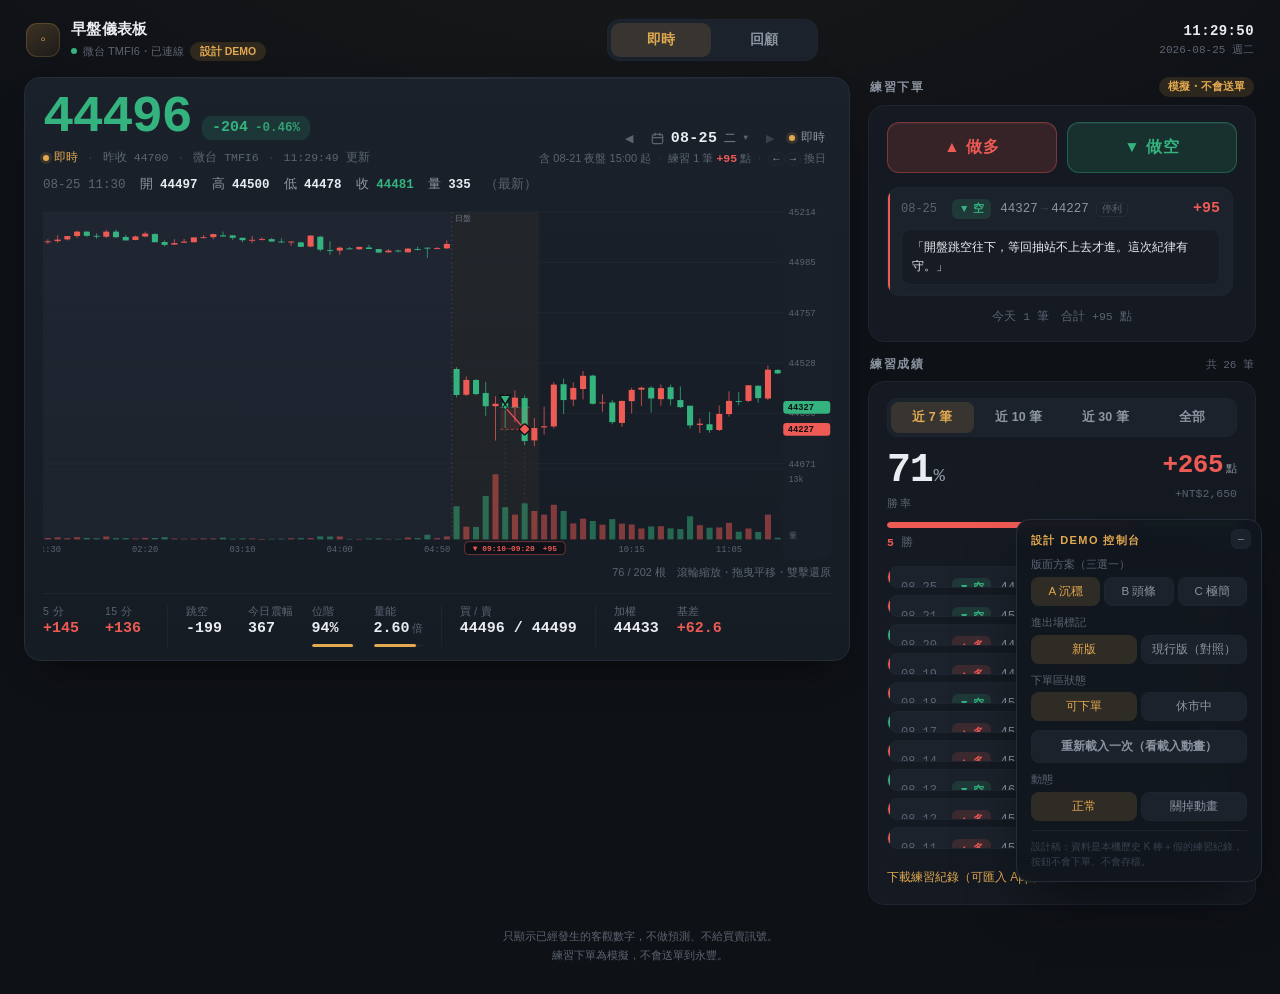
<file: tools/shioaji/ui-demo.html>
<!doctype html><html lang="zh-Hant"><head><meta charset="utf-8">
<meta name="viewport" content="width=device-width,initial-scale=1">
<title>早盤儀表板・視覺升級 demo</title>
<!--
  ═══════════════════════════════════════════════════════════════════
  lab-ux 的「設計 demo」，不是產品。
  ・零外部依賴（沒有 CDN、沒有連外、沒有 import）
  ・K 棒是本機真實歷史資料（2026-08-21 / 08-25），練習紀錄是假的
  ・按鈕不會送任何請求、不會寫任何檔案
  規格文件：UI-REDESIGN-SPEC.md
  ═══════════════════════════════════════════════════════════════════
-->
<style>
/* ══════ 1. 設計代幣 ══════
   ⚠ 台股慣例不可反：紅=漲/賺、綠=跌/賠。
   金色只有一個意思：「即時／現在／目前選取」。 */
:root{
  --bg:#0E1116;
  --surface:#151A22;        /* L2 一般卡 */
  --surface-2:#1C222C;      /* 卡內凹槽（輸入框、分段控制、列表項）*/
  --raise:#1A212B;          /* L1 主卡（K 線圖）*/
  --line:#242C38;
  --line-soft:#1E2530;
  --text:#E9ECF1; --dim:#8D95A3; --faint:#5C6472; --ghost:#39414F;
  --gold:#E3A951; --gold-soft:rgba(227,169,81,.14); --gold-line:rgba(227,169,81,.42);
  --up:#EE5A54;   --up-soft:rgba(238,90,84,.15);    --up-line:rgba(238,90,84,.38);
  --down:#34B37E; --down-soft:rgba(52,179,126,.15); --down-line:rgba(52,179,126,.38);
  --r-lg:16px; --r-md:12px; --r-sm:9px; --r-xs:6px;
  --shadow-1:0 18px 40px -22px rgba(0,0,0,.85);
  --shadow-2:0 24px 60px -20px rgba(0,0,0,.7);
  --ease:cubic-bezier(.22,.68,.36,1);
  --font-sans:-apple-system,BlinkMacSystemFont,"PingFang TC","Microsoft JhengHei","Noto Sans TC","Segoe UI",Roboto,sans-serif;
  --font-mono:ui-monospace,"SF Mono","JetBrains Mono","Roboto Mono",Menlo,Consolas,monospace;
}
*{box-sizing:border-box;margin:0;padding:0}
body{background:var(--bg); color:var(--text); font-family:var(--font-sans); line-height:1.5;
  background-image:radial-gradient(1100px 460px at 50% -10%, rgba(227,169,81,.055), transparent 72%);
  background-repeat:no-repeat; min-height:100vh; -webkit-font-smoothing:antialiased}
.app{max-width:1500px; margin:0 auto; padding:0 24px 28px}
.cols{display:grid; grid-template-columns:minmax(0,1fr) 388px; gap:18px; align-items:start}
@media(max-width:1160px){ .cols{grid-template-columns:minmax(0,1fr)} }
.right{display:flex; flex-direction:column; gap:14px}
.up{color:var(--up)} .down{color:var(--down)} .flat{color:var(--text)}
[hidden]{display:none !important}

/* ══════ 2. 卡片層級 ══════
   舊版：每張卡同一個底色＋同一條邊框＝沒有主次。
   新版三層：L1 主卡（K 線圖，全頁唯一有陰影的東西）／L2 一般卡／L3 靜卡（純容器）。 */
.card{background:var(--surface); border:1px solid var(--line-soft); border-radius:var(--r-lg);
  padding:16px 18px}
.card.l1{background:linear-gradient(180deg,var(--raise),#161C24); border-color:var(--line);
  box-shadow:var(--shadow-1); padding:16px 18px 13px; position:relative}
.card.l1::before{content:""; position:absolute; left:16px; right:16px; top:0; height:1px;
  background:linear-gradient(90deg,transparent,rgba(255,255,255,.07),transparent)}
.card.l3{background:transparent; border-color:transparent; padding:0}
.sec-head{display:flex; align-items:center; justify-content:space-between; margin:0 2px 8px; gap:10px}
.sec-head h2{font-size:11.5px; margin:0; color:var(--dim); letter-spacing:1.6px; font-weight:650}
.sec-head .count{font-size:11px; color:var(--faint); font-family:var(--font-mono);
  font-variant-numeric:tabular-nums}
.sec-head .warn{font-size:10.5px; color:var(--gold); background:var(--gold-soft);
  border-radius:20px; padding:2px 9px; font-weight:600}

/* ══════ 3. 頂列 ══════ */
.topbar{display:flex; align-items:center; justify-content:space-between; padding:18px 2px 16px; gap:16px}
.brand{display:flex; align-items:center; gap:11px}
.brand .mark{width:34px;height:34px;border-radius:11px;display:grid;place-items:center;
  background:linear-gradient(150deg,rgba(227,169,81,.22),rgba(227,169,81,.06));
  color:var(--gold); font-size:15px; box-shadow:inset 0 0 0 1px rgba(227,169,81,.2)}
.brand .nm{font-size:15px; font-weight:680; letter-spacing:.3px}
.brand .sub{font-size:11px; color:var(--faint); margin-top:1px; display:flex; align-items:center; gap:6px}
.tabs{display:flex; gap:3px; background:var(--surface-2); border-radius:12px; padding:3px;
  border:1px solid var(--line-soft)}
.tabs button{border:0; background:transparent; color:var(--dim); cursor:pointer; min-width:100px;
  font-family:var(--font-sans); font-size:13.5px; font-weight:650; padding:8px 18px; border-radius:9px;
  transition:color .15s var(--ease), background .15s var(--ease)}
.tabs button:hover{color:var(--text)}
.tabs button.on{background:var(--gold-soft); color:var(--gold)}
.clock{text-align:right; font-family:var(--font-mono); font-variant-numeric:tabular-nums}
.clock .d{font-size:14px; font-weight:600; letter-spacing:.4px}
.clock .w{font-size:11px; color:var(--faint)}
.dot{display:inline-block;width:6px;height:6px;border-radius:50%;background:var(--down)}
.dot.off{background:var(--faint)}

/* ══════ 4. 報價區 ══════
   舊版：一個大數字＋一排同級距的小字，很平。
   新版三層：價格 52px 主角／漲跌做成有底色的膠囊／第三行灰字放昨收・合約・更新時間。 */
.chead{display:flex; align-items:flex-end; justify-content:space-between; gap:16px; flex-wrap:wrap;
  margin-bottom:10px}
.qblock{display:flex; flex-direction:column; gap:6px; min-width:0}
.qmain{display:flex; align-items:baseline; gap:11px; flex-wrap:wrap}
.cpx{font-size:52px; font-weight:700; font-family:var(--font-mono); font-variant-numeric:tabular-nums;
  line-height:.94; letter-spacing:-1.6px}
.cchg{display:inline-flex; align-items:baseline; gap:7px; font-family:var(--font-mono);
  font-variant-numeric:tabular-nums; font-size:15px; font-weight:700; padding:4px 10px 5px;
  border-radius:9px; line-height:1}
.cchg.up{background:var(--up-soft); color:var(--up)}
.cchg.down{background:var(--down-soft); color:var(--down)}
.cchg.flat{background:var(--surface-2); color:var(--dim)}
.cchg .pct{font-size:12.5px; font-weight:600; opacity:.85}
.qsub{display:flex; align-items:center; gap:9px; font-size:11.5px; color:var(--faint);
  font-family:var(--font-mono); flex-wrap:wrap}
.qsub .sep{color:var(--ghost)}
.qsub .live{color:var(--gold); display:inline-flex; align-items:center; gap:5px}
.qsub .live i{width:6px;height:6px;border-radius:50%;background:var(--gold);
  box-shadow:0 0 0 3px var(--gold-soft)}

/* ══════ 5. 翻頁列（⚠ 結構與尺寸沿用現行 live_panel.py，只換色票）══════ */
.pager{display:flex; flex-direction:column; align-items:flex-end; gap:2px; position:relative}
.pager .r1{display:flex; align-items:center; gap:3px}
.pager .r2{display:flex; align-items:center; gap:7px; font-size:11px; color:var(--faint);
  line-height:1.25; padding-right:5px; flex-wrap:wrap; justify-content:flex-end}
.pager .r2 .sep{color:var(--ghost)}
.pager .r2 b{font-family:var(--font-mono); font-variant-numeric:tabular-nums; font-size:11.5px;
  font-weight:650}
.pager .r2 kbd{font-family:var(--font-mono); font-size:10.5px; background:var(--surface-2);
  border:1px solid var(--line-soft); border-radius:5px; padding:0 4px; color:var(--dim); line-height:1.35}
.pager .nav-icon{width:24px; height:24px; border-radius:8px; border:0; background:transparent;
  color:var(--faint); font-size:11px; line-height:1; display:grid; place-items:center; cursor:pointer;
  font-family:var(--font-sans); padding:0; transition:background .12s var(--ease), color .12s var(--ease)}
.pager .nav-icon:hover:not(:disabled){background:var(--surface-2); color:var(--text)}
.pager .nav-icon:disabled{color:var(--ghost); cursor:default}
.pager .dstamp{display:inline-flex; align-items:center; gap:7px; border:0; background:transparent;
  cursor:pointer; padding:3px 7px; border-radius:9px; color:var(--text); line-height:1;
  font-family:var(--font-mono); font-variant-numeric:tabular-nums; white-space:nowrap;
  transition:background .12s var(--ease)}
.pager .dstamp .num{font-size:15px; font-weight:650; letter-spacing:.3px; line-height:1}
.pager .dstamp .wd{font-family:var(--font-sans); font-size:12px; color:var(--dim); font-weight:500;
  line-height:1; min-width:1em; text-align:center}
.pager .dstamp .cal-i{color:var(--faint); transition:color .12s var(--ease)}
.pager .dstamp .caret{font-size:8px; color:var(--faint);
  transition:transform .15s var(--ease), color .12s var(--ease)}
.pager .dstamp:hover{background:var(--surface-2)}
.pager .dstamp:hover .cal-i,.pager .dstamp:hover .caret{color:var(--gold)}
.pager .dstamp.open{background:var(--surface-2)}
.pager .dstamp.open .cal-i,.pager .dstamp.open .caret{color:var(--gold)}
.pager .dstamp.open .caret{transform:rotate(180deg)}
.pager .jump2{font-family:var(--font-sans); font-size:12px; font-weight:600; cursor:pointer; border:0;
  border-radius:8px; padding:4px 10px; line-height:1.15; background:var(--gold-soft); color:var(--gold);
  white-space:nowrap; transition:background .12s var(--ease)}
.pager .jump2:hover{background:rgba(227,169,81,.24)}
.pager .livelamp{display:inline-flex; align-items:center; gap:6px; font-size:12px; color:var(--dim);
  padding:4px 6px 4px 4px; line-height:1.15; white-space:nowrap}
.pager .livelamp i{width:6px; height:6px; border-radius:50%; background:var(--gold);
  box-shadow:0 0 0 3px var(--gold-soft)}
.cheadwrap{position:relative}
.calpop{position:absolute; top:calc(100% + 8px); right:0; z-index:30}
.calbox{border:1px solid var(--line); border-radius:14px; padding:12px 14px 13px;
  background:var(--surface-2); width:max-content; box-shadow:var(--shadow-2)}
.calhead{display:flex; align-items:center; justify-content:space-between; gap:18px; margin-bottom:10px}
.calhead .mo{font-family:var(--font-mono); font-size:12.5px; font-weight:700}
.calhead .cnav{display:flex; gap:5px}
.calhead .cnav button{width:24px; height:24px; border-radius:7px; font-size:12px; display:grid;
  place-items:center; padding:0; cursor:pointer; background:var(--surface); color:var(--dim);
  border:1px solid var(--line-soft)}
.calhead .cnav button:hover{border-color:var(--gold-line); color:var(--gold)}
.cal{display:grid; grid-template-columns:repeat(5,48px); gap:5px}
.cal .wd{font-size:10px; color:var(--faint); text-align:center; letter-spacing:1px}
.cal .cell{position:relative; height:44px; border-radius:10px; border:1px solid transparent;
  background:var(--bg); cursor:pointer; padding:5px 0 0; display:flex; flex-direction:column;
  align-items:center; gap:2px; font-family:var(--font-mono)}
.cal .cell .dd{font-size:13.5px; font-weight:700; line-height:1.1; font-variant-numeric:tabular-nums}
.cal .cell .pc{font-size:9px; line-height:1; opacity:.85}
.cal .cell .rngbar{position:absolute; left:7px; right:7px; bottom:5px; height:2px; border-radius:1px;
  opacity:.5}
.cal .cell:hover{border-color:var(--line)}
.cal .cell.up .dd,.cal .cell.up .pc{color:var(--up)} .cal .cell.up .rngbar{background:var(--up)}
.cal .cell.dn .dd,.cal .cell.dn .pc{color:var(--down)} .cal .cell.dn .rngbar{background:var(--down)}
.cal .cell.off{background:transparent; cursor:default}
.cal .cell.off .dd{color:var(--ghost); font-weight:400}
.cal .cell.prac{border-color:var(--gold-line)}
.cal .cell.on{background:var(--gold-soft); border-color:var(--gold)}
.callegend{display:flex; gap:14px; flex-wrap:wrap; margin-top:11px; font-size:10.5px; color:var(--faint)}
.callegend i{display:inline-block; width:8px; height:8px; border-radius:3px; vertical-align:-1px;
  margin-right:4px}

/* ══════ 6. 圖表 ══════ */
.legend{display:flex; gap:14px; flex-wrap:wrap; font-size:12.5px; color:var(--dim);
  font-family:var(--font-mono); font-variant-numeric:tabular-nums; margin:2px 0 8px}
.legend b{color:var(--text); font-weight:600}
.legend .lt{color:var(--faint)}
.cwrap{overflow:hidden; border-radius:10px; position:relative}
.cwrap svg{display:block; width:100%; height:auto; cursor:crosshair; touch-action:none; user-select:none}
.chint{font-size:11px; color:var(--faint); text-align:right; margin-top:5px}
.chint b{color:var(--dim); font-weight:500}

/* ══════ 7. 資料軌（取代舊的 mini 列 / fstrip）══════
   舊版：5分 15分 跳空 震幅 位階 量能 買賣 加權 基差 全部同一個字級、同一個顏色、
   只用空白隔開 ⇒ 讀起來是一串連續的字。
   新版：①標籤在上、數值在下 ②分組（動能／今天／盤口／現貨）中間有分隔線
        ③位階與量能各給一條 3px 的微型量尺 —— 只呈現已發生的事實，不做任何預測。 */
.rail{display:flex; align-items:stretch; gap:0; flex-wrap:wrap; margin-top:12px; padding-top:11px;
  border-top:1px solid var(--line-soft)}
.rail .grp{display:flex; gap:18px; padding:0 18px; border-right:1px solid var(--line-soft)}
.rail .grp:first-child{padding-left:0}
.rail .grp:last-child{border-right:0; padding-right:0}
.rail .it{min-width:44px}
.rail .k{font-size:10.5px; color:var(--faint); letter-spacing:.4px; white-space:nowrap; line-height:1.3}
.rail .v{font-size:15px; font-weight:650; font-family:var(--font-mono);
  font-variant-numeric:tabular-nums; line-height:1.25; margin-top:2px; white-space:nowrap}
.rail .v small{font-size:10.5px; font-weight:500; color:var(--faint); margin-left:2px}
.rail .track{height:3px; border-radius:2px; background:var(--surface-2); margin-top:5px;
  overflow:hidden; position:relative}
.rail .track i{position:absolute; top:0; bottom:0; left:0; border-radius:2px; background:var(--dim)}
.rail .track i.hot{background:var(--gold)}
.rail .muted .v{color:var(--dim)}

/* ══════ 8. 右欄：練習下單 ══════ */
.btns{display:flex; gap:10px}
.btn{flex:1; padding:14px; border-radius:var(--r-md); cursor:pointer; font-family:var(--font-sans);
  font-size:15.5px; font-weight:700; letter-spacing:1px; border:1px solid transparent;
  transition:transform .1s var(--ease), background .15s var(--ease), border-color .15s var(--ease)}
.btn.long{background:var(--up-soft); color:var(--up); border-color:var(--up-line);
  box-shadow:inset 0 1px 0 rgba(255,255,255,.05)}
.btn.short{background:var(--down-soft); color:var(--down); border-color:var(--down-line);
  box-shadow:inset 0 1px 0 rgba(255,255,255,.05)}
.btn.long:hover:not(:disabled){background:rgba(238,90,84,.22)}
.btn.short:hover:not(:disabled){background:rgba(52,179,126,.22)}
.btn.flat2{background:var(--surface-2); color:var(--text); border-color:var(--line)}
.btn.gold{background:var(--gold-soft); color:var(--gold)}
.btn.gold:hover{background:rgba(227,169,81,.24)}
.btn.ghost{flex:0 0 auto; background:transparent; color:var(--faint); font-size:13px; font-weight:500;
  border-color:var(--line)}
.btn.ghost:hover{color:var(--text); border-color:var(--faint)}
.btn.gw{flex:1}
.btn:active:not(:disabled){transform:scale(.985)}
.btn:disabled{opacity:.3; cursor:not-allowed}
.whyoff{margin-top:10px; font-size:11.5px; color:var(--faint); line-height:1.6}
.pnl{text-align:center; padding:4px 0 8px}
.pnl .v{font-size:44px; font-weight:700; font-family:var(--font-mono); font-variant-numeric:tabular-nums;
  line-height:1; letter-spacing:-1px}
.pnl .l{font-size:12px; color:var(--dim); margin-top:7px}
.plimit{display:flex; justify-content:center; gap:14px; font-size:11.5px; color:var(--faint);
  font-family:var(--font-mono); margin-bottom:12px}

/* ══════ 9. 右欄：練習成績 ══════
   舊版：43% 用金色 46px ⇒ 全頁最亮的數字是「勝率」，而金色在別的地方是「即時」。
   新版：勝率改中性色、並排一條紅綠勝敗條（一眼看得出比例）；
        真正的結果「合計點數」才吃紅綠。 */
.seg{display:flex; gap:4px; background:var(--surface-2); border-radius:10px; padding:3px;
  border:1px solid var(--line-soft); margin-bottom:14px}
.seg button{flex:1; border:0; background:transparent; color:var(--dim); cursor:pointer;
  font-family:var(--font-sans); font-size:12.5px; font-weight:600; padding:7px 4px; border-radius:8px;
  transition:color .15s var(--ease), background .15s var(--ease)}
.seg button:hover{color:var(--text)}
.seg button.on{background:var(--gold-soft); color:var(--gold)}
.score{display:flex; align-items:flex-start; justify-content:space-between; gap:14px}
.score .rate{line-height:1}
.score .rate .n{font-family:var(--font-mono); font-size:40px; font-weight:680; letter-spacing:-1.2px;
  font-variant-numeric:tabular-nums; color:var(--text)}
.score .rate .p{font-size:19px; color:var(--dim); font-family:var(--font-mono); margin-left:1px}
.score .rate .lab{font-size:11px; color:var(--faint); letter-spacing:2px; margin-top:7px}
.score .sum{text-align:right; font-family:var(--font-mono); font-variant-numeric:tabular-nums}
.score .sum .n{font-size:26px; font-weight:700; letter-spacing:-.5px; line-height:1.1}
.score .sum .u{font-size:11px; color:var(--dim); margin-left:3px; font-weight:500}
.score .sum .cash{font-size:11.5px; color:var(--faint); margin-top:5px}
.wlbar{display:flex; height:6px; border-radius:3px; overflow:hidden; margin-top:13px; gap:2px}
.wlbar i{display:block; height:100%; border-radius:3px}
.wlbar i.w{background:var(--up)} .wlbar i.l{background:var(--down)}
.wlfoot{display:flex; justify-content:space-between; font-size:11.5px; color:var(--faint);
  font-family:var(--font-mono); margin-top:6px}
.wlfoot b{font-weight:650}
.wlfoot .w b{color:var(--up)} .wlfoot .l b{color:var(--down)}

/* ══════ 10. 練習紀錄列 ══════
   左緣 2px 結果色 rail：一眼掃得出賺賠，不必讀數字。 */
.list{display:flex; flex-direction:column; gap:7px; margin-top:14px; max-height:290px;
  overflow-y:auto; padding-right:4px}
.list::-webkit-scrollbar{width:6px}
.list::-webkit-scrollbar-thumb{background:var(--line); border-radius:3px}
.trade{background:var(--surface-2); border:1px solid var(--line-soft); border-radius:var(--r-md);
  padding:10px 12px 10px 13px; position:relative; overflow:hidden;
  transition:border-color .15s var(--ease), background .15s var(--ease)}
.trade::before{content:""; position:absolute; left:0; top:0; bottom:0; width:2px; background:var(--ghost)}
.trade.win::before{background:var(--up)} .trade.loss::before{background:var(--down)}
.tr-top{display:flex; align-items:center; gap:9px}
.tr-date{font-family:var(--font-mono); font-size:12px; color:var(--faint); width:42px; flex:none}
.dir{font-size:10.5px; font-weight:700; padding:2px 7px; border-radius:var(--r-xs); flex:none;
  letter-spacing:.3px}
.dir.l{background:var(--up-soft); color:var(--up)}
.dir.s{background:var(--down-soft); color:var(--down)}
.tr-px{flex:1; font-family:var(--font-mono); font-size:12.5px; font-variant-numeric:tabular-nums;
  color:var(--dim)}
.tr-px .arrow{color:var(--ghost); margin:0 3px}
.tr-res{font-family:var(--font-mono); font-size:15px; font-weight:700; text-align:right; min-width:52px;
  flex:none; font-variant-numeric:tabular-nums}
.r-win{color:var(--up)} .r-loss{color:var(--down)}
.tag{font-size:10px; color:var(--faint); border:1px solid var(--line); border-radius:5px; padding:1px 5px}
.tr-note{font-size:11.5px; color:var(--faint); margin-top:6px; padding-left:51px; overflow:hidden;
  text-overflow:ellipsis; white-space:nowrap}
.noteline{font-size:12.5px; color:var(--text); background:var(--surface-2); border:1px solid var(--line-soft);
  border-radius:var(--r-sm); padding:9px 11px; line-height:1.6; margin-top:8px}
.noteline.empty{color:var(--faint)}
.noteline[data-nedit]{cursor:pointer; transition:border-color .15s var(--ease), color .15s var(--ease)}
.noteline[data-nedit]:hover{border-color:var(--gold-line); color:var(--gold)}
.trade .noteline{font-size:12px; padding:8px 10px; background:rgba(0,0,0,.18)}
.nedit{margin-top:8px}
.nedit textarea{width:100%; min-height:78px; resize:vertical; background:var(--surface-2);
  border:1px solid var(--gold-line); border-radius:var(--r-sm); color:var(--text);
  font-family:var(--font-sans); font-size:12.5px; line-height:1.6; padding:9px 11px}
.nedit textarea:focus{outline:none; border-color:var(--gold)}
.nedit textarea::placeholder{color:var(--faint)}
.nedit .nbtn{display:flex; gap:8px; margin-top:7px}
.nedit .nbtn .btn{flex:1; padding:7px 0; font-size:12.5px; letter-spacing:0}
.dl{display:inline-block; margin-top:12px; font-size:12px; color:var(--gold); text-decoration:none}
.dl:hover{text-decoration:underline}
.empty{text-align:center; padding:32px 16px; color:var(--faint); font-size:12.5px; line-height:1.8}
.note{background:var(--surface); border:1px solid var(--line-soft); border-radius:var(--r-md);
  padding:12px 14px; font-size:12px; color:var(--dim); line-height:1.65}
.note b{color:var(--text)}
.kbd{font-family:var(--font-mono); font-size:10.5px; color:var(--faint); border:1px solid var(--line);
  border-radius:5px; padding:1px 5px; background:var(--surface-2)}

/* ══════ 11. 回顧分頁 ══════ */
.chips{display:flex; gap:6px; flex-wrap:wrap; margin-bottom:12px}
.chips button{font-size:11.5px; padding:5px 11px; border-radius:20px; cursor:pointer;
  background:var(--surface-2); color:var(--dim); border:1px solid var(--line-soft);
  font-family:var(--font-sans); transition:color .15s var(--ease), background .15s var(--ease)}
.chips button:hover{color:var(--text)}
.chips button.on{background:var(--gold-soft); color:var(--gold); border-color:transparent}
.tfsw{display:flex; gap:3px; background:var(--surface-2); border-radius:var(--r-sm); padding:3px;
  border:1px solid var(--line-soft)}
.tfsw button{border:0; background:transparent; color:var(--dim); cursor:pointer;
  font-family:var(--font-sans); font-size:11.5px; font-weight:600; padding:5px 12px; border-radius:7px}
.tfsw button.on{background:var(--gold-soft); color:var(--gold)}
.dt{display:flex; flex-direction:column; gap:9px}
.dt-row{display:flex; justify-content:space-between; align-items:baseline; font-size:12.5px}
.dt-row .k{color:var(--dim)}
.dt-row .v{font-family:var(--font-mono); font-variant-numeric:tabular-nums; font-size:13.5px}
.dt-big{text-align:center; padding:0 0 6px}
.dt-big .v{font-size:38px; font-weight:700; font-family:var(--font-mono); line-height:1;
  font-variant-numeric:tabular-nums; letter-spacing:-1px}
.dt-big .l{font-size:12px; color:var(--dim); margin-top:6px}
.hr{height:1px; background:var(--line-soft); margin:2px 0}
.mae{display:flex; gap:2px; align-items:center; margin-top:2px}
.mae .seg2{height:4px; border-radius:2px}
.trade.sel{border-color:var(--gold-line); background:rgba(227,169,81,.08)}
.trade[data-rpick]{cursor:pointer}
.trade[data-rpick]:hover{border-color:var(--faint)}
.daysel{display:flex; gap:6px; flex-wrap:wrap}
.daysel button{font-size:12px; padding:6px 10px; border-radius:var(--r-sm); cursor:pointer;
  background:var(--surface-2); color:var(--dim); border:1px solid var(--line-soft);
  font-family:var(--font-mono)}
.daysel button:hover{color:var(--text)}
.daysel button.on{background:var(--gold-soft); color:var(--gold); border-color:transparent}
.daysel button .m{font-size:9.5px; color:var(--faint); margin-left:4px}
.jinput{width:100%; background:var(--surface-2); border:1px solid var(--line); border-radius:var(--r-sm);
  color:var(--text); font-family:var(--font-sans); font-size:13px; padding:10px 11px; margin-top:9px}
.jinput::placeholder{color:var(--faint)}
.jinput:focus{outline:none; border-color:var(--gold-line)}
.hold{background:var(--surface-2); border:1px solid var(--line-soft); border-radius:var(--r-md);
  padding:12px 14px}
.hold .v{font-size:34px; font-weight:700; font-family:var(--font-mono); line-height:1;
  font-variant-numeric:tabular-nums; text-align:center; letter-spacing:-1px}
.hold .l{font-size:12px; color:var(--dim); text-align:center; margin-top:6px}
.cmp{display:flex; flex-direction:column; gap:8px}
.cmp .side{background:var(--surface-2); border:1px solid var(--line-soft); border-radius:var(--r-md);
  padding:10px 12px}
.cmp .side.mine{border-color:var(--gold-line)}
.cmp .side .h{font-size:11px; color:var(--dim); margin-bottom:5px; letter-spacing:.5px}
.cmp .side .b{display:flex; align-items:center; gap:8px; font-family:var(--font-mono); font-size:13px}
.cmp .side .b .res{margin-left:auto; font-size:16px; font-weight:700}
.verdict{border-radius:var(--r-md); padding:10px 12px; font-size:12.5px; line-height:1.6;
  text-align:center; font-weight:600; margin-top:8px}
.verdict.same{background:var(--gold-soft); color:var(--gold)}
.verdict.diff{background:var(--surface-2); color:var(--dim); border:1px solid var(--line-soft)}
.tally{display:flex; gap:14px; justify-content:center; font-family:var(--font-mono); font-size:12px;
  color:var(--faint); padding-top:10px; flex-wrap:wrap}
.tally b{color:var(--text); font-size:14px}

/* ══════ 12. Bar Replay 控制列 ══════
   舊版：一排長得都一樣的方框按鈕，看不出哪個是主要動作、也看不出「走到哪了」。
   新版：主按鈕（播放）放大＋金色／次要動作幽靈化／底下一條可點的時間軸，
        上面標著 08:45・09:30・13:45 與「你按下判斷的那一刻」。 */
.rpbar{margin-top:10px; padding:10px 12px 9px; background:var(--surface-2);
  border:1px solid var(--line-soft); border-radius:14px}
.rprow{display:flex; align-items:center; gap:8px}
.rpbtn{border:1px solid var(--line); background:var(--surface); color:var(--dim); cursor:pointer;
  font-family:var(--font-sans); font-size:13px; font-weight:600; padding:8px 12px; border-radius:var(--r-sm);
  min-width:40px; transition:color .15s var(--ease), border-color .15s var(--ease)}
.rpbtn:hover:not(:disabled){color:var(--text); border-color:var(--faint)}
.rpbtn.play{background:var(--gold-soft); color:var(--gold); border-color:transparent; min-width:104px;
  font-size:13.5px; padding:9px 14px}
.rpbtn.play:hover{background:rgba(227,169,81,.24); color:var(--gold)}
.rpbtn:disabled{opacity:.35; cursor:default}
.rpsp{display:flex; gap:2px; background:var(--surface); border-radius:var(--r-sm); padding:3px;
  border:1px solid var(--line-soft)}
.rpsp button{border:0; background:transparent; color:var(--faint); cursor:pointer;
  font-family:var(--font-mono); font-size:11.5px; font-weight:600; padding:5px 9px; border-radius:var(--r-xs)}
.rpsp button:hover{color:var(--text)}
.rpsp button.on{background:var(--gold-soft); color:var(--gold)}
.rppos{flex:1; font-family:var(--font-mono); font-size:12.5px; color:var(--faint);
  font-variant-numeric:tabular-nums; text-align:right; white-space:nowrap}
.rppos b{color:var(--text); font-size:14px; font-weight:650}
.rpscrub{position:relative; height:20px; margin-top:8px; cursor:pointer}
.rpscrub .trk{position:absolute; left:0; right:0; top:5px; height:4px; border-radius:2px;
  background:var(--surface)}
.rpscrub .fill{position:absolute; left:0; top:5px; height:4px; border-radius:2px;
  background:linear-gradient(90deg,rgba(227,169,81,.5),var(--gold))}
.rpscrub .win{position:absolute; top:5px; height:4px; background:var(--gold-soft)}
.rpscrub .knob{position:absolute; top:2px; width:10px; height:10px; border-radius:50%;
  background:var(--gold); box-shadow:0 0 0 3px rgba(227,169,81,.18); margin-left:-5px}
.rpscrub .jm{position:absolute; top:0; width:2px; height:14px; border-radius:1px; margin-left:-1px}
.rpscrub .tk{position:absolute; top:12px; font-size:9.5px; color:var(--ghost);
  font-family:var(--font-mono); transform:translateX(-50%)}

/* ══════ 13. 載入：骨架 ＋ 進場 ＋ 換日 ══════
   ⚠ 每 0.5 秒重繪的東西不准掛動畫（報價標頭每次價格變動就整個重建）。
     動畫只掛在「建一次就不動」的容器上，或用「加 class → 計時器移除」。 */
@keyframes kk-rise{from{opacity:0;transform:translateY(9px)}to{opacity:1;transform:none}}
@keyframes kk-fade{from{opacity:0}to{opacity:1}}
@keyframes kk-wipe{from{clip-path:inset(0 100% 0 0)}to{clip-path:inset(0 0 0 0)}}
@keyframes kk-sheen{from{transform:translateX(-60%)}to{transform:translateX(260%)}}
@keyframes kk-bar{from{left:-38%}to{left:100%}}
@keyframes kk-breathe{0%,100%{opacity:.30}50%{opacity:.62}}
body.boot .topbar{animation:kk-rise .40s var(--ease) both}
body.boot #mkt>*{animation:kk-rise .46s var(--ease) both .04s}
body.boot .right>*{animation:kk-rise .46s var(--ease) both}
body.boot .right>*:nth-child(1){animation-delay:.10s}
body.boot .right>*:nth-child(2){animation-delay:.16s}
.card.chart.kk-in{animation:kk-fade .34s ease both}
.cwrap.kk-draw svg{animation:kk-wipe .52s var(--ease) both}
.skel .sk{position:relative; overflow:hidden; border-radius:5px; background:var(--surface-2);
  animation:kk-breathe 1.7s ease-in-out infinite}
.skel .sk::after{content:""; position:absolute; inset:0;
  background:linear-gradient(90deg,transparent,rgba(255,255,255,.045),transparent);
  animation:kk-sheen 1.6s ease-in-out infinite}
.skel .chead{align-items:center; min-height:74px}
.skel .legend{min-height:18.8px; align-items:center}
.skel .rail{min-height:42px; align-items:center}
.skel .sk-px{width:196px; height:44px}
.skel .sk-day{width:118px; height:20px}
.skel .legend .sk{height:11px}
.skel .chint .sk{width:150px; height:10px; display:inline-block}
.skel .rail .sk{width:60px; height:26px}
.skel .cwrap{aspect-ratio:1040/470; position:relative}
.skel .cwrap::before{content:""; position:absolute; left:0; right:0; top:12px; bottom:26px;
  background:repeating-linear-gradient(to bottom,var(--line-soft) 0 1px,transparent 1px 20%)}
.skel .bars{position:absolute; left:0; right:0; top:12px; bottom:26px; display:flex;
  align-items:flex-end; gap:2px}
.skel .bars i{flex:1; background:var(--surface-2); border-radius:2px;
  animation:kk-breathe 1.7s ease-in-out infinite}
.chart{position:relative}
.chart .kk-prog{position:absolute; left:0; right:0; top:0; height:2px; overflow:hidden; opacity:0;
  transition:opacity .2s; pointer-events:none; border-radius:var(--r-lg) var(--r-lg) 0 0}
.chart.kk-load .kk-prog{opacity:1}
.chart .kk-prog i{position:absolute; top:0; height:2px; width:38%;
  background:linear-gradient(90deg,transparent,var(--gold),transparent); animation:kk-bar 1.05s linear infinite}
.chart.kk-load .cwrap,.chart.kk-load .legend,.chart.kk-load .rail{opacity:.4}
.chart .cwrap,.chart .legend,.chart .rail{transition:opacity .22s ease}

/* 減少動態：系統設定或 demo 面板的開關，兩者都要吃 */
@media (prefers-reduced-motion: reduce){
  *{animation:none !important; transition:none !important}
}
body.rm *{animation:none !important; transition:none !important}

/* ══════ 14. 方案切換（demo 專用；正式版只會留一種）══════ */
/* 方案 B「行情頭條」：報價區升級成橫幅（底色＋更大的字），整張圖的重心往上移 */
body.v-b .chead{background:linear-gradient(180deg,rgba(255,255,255,.035),transparent);
  margin:-16px -18px 10px; padding:16px 18px 13px; border-bottom:1px solid var(--line-soft);
  border-radius:var(--r-lg) var(--r-lg) 0 0}
body.v-b .cpx{font-size:58px}
body.v-b .card.l1{padding-top:0}
body.v-b .card.l1::before{display:none}
/* 方案 C「極簡」：全面去框，只靠留白與底色深淺分層 */
body.v-c .card{background:transparent; border-color:transparent; box-shadow:none; padding:4px 2px 10px}
body.v-c .card.l1{background:transparent; border:0; box-shadow:none; padding:4px 2px 10px}
body.v-c .card.l1::before{display:none}
body.v-c .right>*{border-top:1px solid var(--line-soft); padding-top:12px}
body.v-c .trade{background:transparent; border-color:transparent; border-bottom:1px solid var(--line-soft);
  border-radius:0; padding-left:11px}
body.v-c .rpbar{background:transparent; border-color:transparent; padding-left:0; padding-right:0}
body.v-c .seg,body.v-c .tabs{border-color:transparent}

/* ══════ 15. demo 控制面板（正式版不會有）══════ */
.dock{position:fixed; right:18px; bottom:18px; z-index:90; background:rgba(18,23,30,.94);
  border:1px solid var(--line); border-radius:14px; padding:12px 14px; box-shadow:var(--shadow-2);
  backdrop-filter:blur(8px); width:246px}
.dock h3{font-size:11px; color:var(--gold); letter-spacing:1.4px; margin-bottom:9px; font-weight:700}
.dock .row{margin-bottom:9px}
.dock .lab{font-size:10.5px; color:var(--faint); margin-bottom:4px}
.dock .grp{display:flex; gap:4px}
.dock button{flex:1; font-size:11.5px; padding:6px 4px; border-radius:8px; cursor:pointer;
  background:var(--surface-2); border:1px solid var(--line-soft); color:var(--dim);
  font-family:var(--font-sans)}
.dock button:hover{color:var(--text)}
.dock button.on{background:var(--gold-soft); border-color:transparent; color:var(--gold)}
.dock .wide{width:100%; flex:none; padding:8px 4px; font-weight:600}
.dock .tip{font-size:10px; color:var(--ghost); line-height:1.5; margin-top:8px;
  border-top:1px solid var(--line-soft); padding-top:8px}
.dock .fold{position:absolute; right:10px; top:9px; width:20px; height:20px; padding:0; flex:none;
  border-radius:6px; font-size:11px; line-height:1}
body.dock-min .dock .row,body.dock-min .dock .tip{display:none}
body.dock-min .dock{width:auto}
.foot{font-size:11px; color:var(--faint); text-align:center; margin-top:22px; line-height:1.8}
.demo-flag{display:inline-block; font-size:10.5px; color:var(--gold); background:var(--gold-soft);
  border-radius:20px; padding:2px 10px; font-weight:600}
</style></head>
<body class="v-a boot">

<!-- ═══ demo 控制台（正式版不會有這一塊）═══ -->
<div class="dock" id="dock">
  <button class="fold" id="fold" title="收合">–</button>
  <h3>設計 DEMO 控制台</h3>
  <div class="row"><div class="lab">版面方案（三選一）</div>
    <div class="grp" id="dv">
      <button data-v="a" class="on">A 沉穩</button>
      <button data-v="b">B 頭條</button>
      <button data-v="c">C 極簡</button>
    </div></div>
  <div class="row"><div class="lab">進出場標記</div>
    <div class="grp" id="dm">
      <button data-m="new" class="on">新版</button>
      <button data-m="old">現行版（對照）</button>
    </div></div>
  <div class="row"><div class="lab">下單區狀態</div>
    <div class="grp" id="dq">
      <button data-q="live" class="on">可下單</button>
      <button data-q="closed">休市中</button>
    </div></div>
  <div class="row"><button class="wide" id="dreload">重新載入一次（看載入動畫）</button></div>
  <div class="row"><div class="lab">動態</div>
    <div class="grp" id="dr">
      <button data-r="0" class="on">正常</button>
      <button data-r="1">關掉動畫</button>
    </div></div>
  <div class="tip">設計稿：資料是本機歷史 K 棒＋假的練習紀錄，按鈕不會下單、不會存檔。</div>
</div>

<div class="app">
<div class="topbar">
  <div class="brand"><div class="mark">&#9702;</div>
    <div><div class="nm">早盤儀表板</div>
      <div class="sub"><span class="dot"></span>微台 TMFI6・已連線<span class="demo-flag">設計 DEMO</span></div></div></div>
  <div class="tabs" id="tabs">
    <button data-tab="live" class="on">即時</button>
    <button data-tab="review">回顧</button>
  </div>
  <div class="clock"><div class="d" id="clk">11:29:49</div><div class="w">2026-08-25 週二</div></div>
</div>

<!-- ══════════════ 即時 ══════════════ -->
<div id="tab-live">
 <div class="cols">
  <div id="mkt">
   <!-- 骨架：尺寸與真圖一致，資料到了才淡入換掉（版面不跳）-->
   <div class="card chart l1 skel" id="skel">
     <div class="chead"><span class="sk sk-px"></span><span class="sk sk-day"></span></div>
     <div class="legend"><span class="sk" style="width:88px"></span>
       <span class="sk" style="width:70px"></span><span class="sk" style="width:70px"></span>
       <span class="sk" style="width:70px"></span><span class="sk" style="width:56px"></span></div>
     <div class="cwrap"><div class="bars" id="skbars"></div></div>
     <div class="chint"><span class="sk"></span></div>
     <div class="rail"><span class="sk"></span><span class="sk"></span><span class="sk"></span>
       <span class="sk"></span><span class="sk"></span><span class="sk"></span></div>
   </div>
   <div class="card chart l1" id="cchart" hidden>
     <div class="kk-prog"><i></i></div>
     <div class="cheadwrap">
       <div class="chead" id="chead"></div>
       <div class="calpop" id="cpick"></div>
     </div>
     <div class="legend" id="clegend"></div>
     <div class="cwrap" id="cwrap"><svg id="csvg" preserveAspectRatio="none" viewBox="0 0 1040 470"></svg></div>
     <div class="chint"><span id="cinfo"></span>　滾輪縮放・拖曳平移・雙擊還原</div>
     <div class="rail" id="crail"></div>
   </div>
  </div>
  <div class="right">
    <div id="trade"></div>
    <div id="stats"></div>
  </div>
 </div>
</div>

<!-- ══════════════ 回顧 ══════════════ -->
<div id="tab-review" hidden>
 <div class="cols">
  <div>
   <div class="card chart l1">
     <div class="chead" id="rhead"></div>
     <div class="legend" id="rlegend"></div>
     <div class="cwrap"><svg id="rsvg" preserveAspectRatio="none" viewBox="0 0 1040 430"></svg></div>
     <div id="rctrl"></div>
   </div>
   <div class="sec-head" style="margin-top:16px"><h2 id="rftitle">進場當下的客觀盤面</h2>
     <span class="count">只有已經發生的數字</span></div>
   <div class="card"><div class="rail" id="rfrail"></div></div>
  </div>
  <div class="right">
    <div class="seg" id="rmode">
      <button data-mode="review" class="on">翻紀錄</button>
      <button data-mode="replay">重播練習</button>
    </div>
    <div id="rpane"></div>
  </div>
 </div>
</div>

<div class="foot">只顯示已經發生的客觀數字，不做預測、不給買賣訊號。<br>
練習下單為模擬，不會送單到永豐。</div>
</div>

<script>
const DATA={"liveDate":"2026-08-25","ref":44700.0,"nightOpen":"2026-08-21","live":[["08-21","15:00",45222,45264,45194,45242,3496],["08-21","15:05",45242,45282,45240,45267,1653],["08-21","15:10",45267,45282,45250,45280,1260],["08-21","15:15",45280,45350,45255,45350,3413],["08-21","15:20",45348,45392,45332,45381,2894],["08-21","15:25",45381,45385,45345,45354,1583],["08-21","15:30",45355,45398,45347,45387,1611],["08-21","15:35",45389,45400,45374,45392,1216],["08-21","15:40",45393,45422,45380,45383,1841],["08-21","15:45",45384,45417,45380,45400,1213],["08-21","15:50",45398,45403,45377,45381,644],["08-21","15:55",45381,45445,45376,45439,1491],["08-21","16:00",45445,45458,45411,45437,2043],["08-21","16:05",45437,45437,45356,45361,2181],["08-21","16:10",45366,45380,45339,45372,1745],["08-21","16:15",45373,45378,45346,45374,890],["08-21","16:20",45371,45380,45320,45360,1749],["08-21","16:25",45359,45409,45357,45396,1520],["08-21","16:30",45396,45409,45386,45395,752],["08-21","16:35",45397,45422,45397,45418,893],["08-21","16:40",45418,45424,45400,45415,680],["08-21","16:45",45415,45420,45402,45404,453],["08-21","16:50",45403,45430,45396,45413,838],["08-21","16:55",45414,45423,45407,45407,298],["08-21","17:00",45407,45412,45350,45355,1362],["08-21","17:05",45354,45356,45310,45337,1899],["08-21","17:10",45339,45350,45310,45335,1174],["08-21","17:15",45334,45355,45316,45341,829],["08-21","17:20",45342,45363,45335,45347,667],["08-21","17:25",45345,45356,45325,45333,579],["08-21","17:30",45334,45355,45323,45345,511],["08-21","17:35",45345,45370,45328,45364,778],["08-21","17:40",45363,45380,45360,45367,677],["08-21","17:45",45366,45377,45360,45377,356],["08-21","17:50",45375,45394,45356,45370,734],["08-21","17:55",45367,45368,45346,45349,404],["08-21","18:00",45350,45414,45345,45400,1295],["08-21","18:05",45400,45412,45355,45370,787],["08-21","18:10",45371,45373,45335,45345,715],["08-21","18:15",45344,45359,45342,45345,366],["08-21","18:20",45346,45347,45330,45330,510],["08-21","18:25",45332,45368,45330,45353,458],["08-21","18:30",45351,45356,45335,45341,356],["08-21","18:35",45341,45350,45335,45341,340],["08-21","18:40",45342,45343,45332,45340,193],["08-21","18:45",45340,45350,45339,45344,158],["08-21","18:50",45344,45364,45340,45347,272],["08-21","18:55",45345,45358,45342,45354,327],["08-21","19:00",45352,45368,45301,45330,1610],["08-21","19:05",45330,45375,45330,45362,751],["08-21","19:10",45363,45372,45333,45348,475],["08-21","19:15",45350,45380,45349,45362,462],["08-21","19:20",45362,45439,45361,45436,1795],["08-21","19:25",45434,45443,45401,45427,1113],["08-21","19:30",45423,45429,45373,45400,983],["08-21","19:35",45398,45475,45398,45421,2433],["08-21","19:40",45422,45440,45391,45438,1073],["08-21","19:45",45440,45440,45395,45411,663],["08-21","19:50",45406,45406,45388,45396,489],["08-21","19:55",45396,45413,45392,45395,296],["08-21","20:00",45396,45407,45360,45366,1001],["08-21","20:05",45365,45403,45363,45391,676],["08-21","20:10",45394,45402,45384,45384,288],["08-21","20:15",45385,45410,45381,45384,425],["08-21","20:20",45383,45407,45361,45404,692],["08-21","20:25",45404,45406,45388,45403,365],["08-21","20:30",45402,45414,45370,45385,483],["08-21","20:35",45384,45407,45376,45396,344],["08-21","20:40",45396,45425,45393,45422,627],["08-21","20:45",45421,45435,45417,45435,667],["08-21","20:50",45433,45436,45390,45392,686],["08-21","20:55",45390,45398,45377,45395,739],["08-21","21:00",45397,45417,45385,45394,461],["08-21","21:05",45394,45395,45362,45375,645],["08-21","21:10",45375,45378,45352,45361,834],["08-21","21:15",45359,45369,45318,45329,1437],["08-21","21:20",45327,45351,45324,45350,767],["08-21","21:25",45347,45387,45266,45365,4680],["08-21","21:30",45363,45398,45223,45231,6890],["08-21","21:35",45234,45258,45130,45182,9800],["08-21","21:40",45179,45224,45143,45173,5066],["08-21","21:45",45173,45273,45155,45270,5015],["08-21","21:50",45270,45276,45112,45179,5501],["08-21","21:55",45177,45228,45146,45186,3619],["08-21","22:00",45191,45205,45088,45102,5340],["08-21","22:05",45102,45154,45093,45112,3321],["08-21","22:10",45115,45147,45016,45030,5164],["08-21","22:15",45029,45078,44992,44995,5357],["08-21","22:20",44992,45072,44983,45014,4741],["08-21","22:25",45013,45118,45002,45076,3735],["08-21","22:30",45075,45100,45050,45050,2151],["08-21","22:35",45050,45067,45016,45021,2367],["08-21","22:40",45020,45063,44988,45051,3025],["08-21","22:45",45048,45085,45037,45071,1729],["08-21","22:50",45070,45082,45001,45018,1711],["08-21","22:55",45017,45059,45005,45035,1639],["08-21","23:00",45040,45085,45015,45082,1801],["08-21","23:05",45083,45088,45050,45074,1303],["08-21","23:10",45077,45108,45068,45085,1506],["08-21","23:15",45085,45109,45049,45057,1593],["08-21","23:20",45057,45110,45046,45085,1429],["08-21","23:25",45080,45112,45080,45108,1003],["08-21","23:30",45110,45151,45096,45151,2274],["08-21","23:35",45149,45215,45144,45214,3199],["08-21","23:40",45213,45247,45204,45210,3261],["08-21","23:45",45212,45216,45170,45175,1949],["08-21","23:50",45175,45246,45175,45215,1906],["08-21","23:55",45217,45220,45165,45172,1367],["08-22","00:00",45172,45180,45145,45150,1422],["08-22","00:05",45150,45150,45093,45098,1798],["08-22","00:10",45098,45125,45092,45101,1373],["08-22","00:15",45101,45128,45088,45114,982],["08-22","00:20",45114,45192,45102,45123,2063],["08-22","00:25",45125,45131,45103,45117,556],["08-22","00:30",45120,45127,45102,45102,529],["08-22","00:35",45101,45134,45100,45134,464],["08-22","00:40",45132,45140,45117,45129,519],["08-22","00:45",45126,45129,45091,45094,574],["08-22","00:50",45091,45093,45063,45070,1148],["08-22","00:55",45070,45116,45065,45112,795],["08-22","01:00",45114,45117,45093,45105,450],["08-22","01:05",45105,45114,45093,45101,297],["08-22","01:10",45103,45103,45086,45097,274],["08-22","01:15",45093,45098,45070,45077,429],["08-22","01:20",45077,45077,45030,45068,1018],["08-22","01:25",45069,45087,45049,45079,451],["08-22","01:30",45079,45090,45069,45081,283],["08-22","01:35",45082,45108,45074,45089,410],["08-22","01:40",45090,45105,45085,45105,249],["08-22","01:45",45105,45129,45096,45125,439],["08-22","01:50",45125,45127,45100,45106,303],["08-22","01:55",45106,45117,45093,45102,217],["08-22","02:00",45102,45134,45096,45125,580],["08-22","02:05",45125,45135,45096,45100,251],["08-22","02:10",45101,45111,45085,45085,258],["08-22","02:15",45087,45107,45086,45103,173],["08-22","02:20",45103,45125,45100,45116,304],["08-22","02:25",45114,45118,45077,45077,292],["08-22","02:30",45078,45085,45058,45065,443],["08-22","02:35",45066,45091,45066,45073,179],["08-22","02:40",45075,45092,45074,45080,135],["08-22","02:45",45077,45100,45076,45099,170],["08-22","02:50",45100,45110,45094,45100,201],["08-22","02:55",45100,45115,45091,45114,175],["08-22","03:00",45108,45125,45102,45103,348],["08-22","03:05",45108,45109,45088,45097,141],["08-22","03:10",45097,45097,45077,45086,177],["08-22","03:15",45085,45106,45073,45088,185],["08-22","03:20",45088,45098,45085,45092,56],["08-22","03:25",45091,45096,45080,45080,108],["08-22","03:30",45080,45094,45076,45076,137],["08-22","03:35",45076,45080,45061,45080,248],["08-22","03:40",45076,45079,45056,45056,256],["08-22","03:45",45057,45110,45054,45107,251],["08-22","03:50",45102,45106,45035,45043,606],["08-22","03:55",45041,45081,45020,45037,582],["08-22","04:00",45039,45057,45020,45052,597],["08-22","04:05",45049,45055,45045,45045,109],["08-22","04:10",45045,45056,45042,45056,109],["08-22","04:15",45053,45065,45046,45046,166],["08-22","04:20",45046,45046,45027,45030,230],["08-22","04:25",45031,45046,45031,45039,106],["08-22","04:30",45039,45043,45031,45035,102],["08-22","04:35",45031,45052,45031,45048,374],["08-22","04:40",45046,45057,45040,45045,258],["08-22","04:45",45052,45054,45006,45050,932],["08-22","04:50",45048,45055,45046,45050,257],["08-22","04:55",45049,45085,45047,45069,586],["08-25","08:45",44501,44509,44372,44383,6650],["08-25","08:50",44384,44467,44378,44451,2531],["08-25","08:55",44451,44455,44382,44387,2509],["08-25","09:00",44392,44443,44288,44332,8721],["08-25","09:05",44332,44377,44176,44343,13069],["08-25","09:10",44347,44387,44233,44327,6458],["08-25","09:15",44327,44405,44260,44371,4967],["08-25","09:20",44369,44382,44155,44174,7233],["08-25","09:25",44177,44278,44150,44233,5692],["08-25","09:30",44236,44330,44203,44241,4975],["08-25","09:35",44240,44442,44232,44430,6948],["08-25","09:40",44432,44457,44296,44360,5698],["08-25","09:45",44362,44440,44333,44415,3200],["08-25","09:50",44410,44492,44363,44470,4162],["08-25","09:55",44471,44475,44340,44343,3695],["08-25","10:00",44349,44386,44306,44349,2949],["08-25","10:05",44349,44360,44250,44260,4070],["08-25","10:10",44256,44357,44238,44356,3164],["08-25","10:15",44355,44416,44299,44406,3000],["08-25","10:20",44407,44421,44333,44416,2190],["08-25","10:25",44416,44423,44303,44367,2602],["08-25","10:30",44364,44431,44334,44414,2649],["08-25","10:35",44418,44430,44335,44364,2224],["08-25","10:40",44360,44422,44323,44328,2085],["08-25","10:45",44334,44334,44231,44245,4638],["08-25","10:50",44247,44277,44210,44253,2851],["08-25","10:55",44250,44307,44211,44223,2336],["08-25","11:00",44224,44335,44219,44297,2399],["08-25","11:05",44296,44400,44285,44356,3321],["08-25","11:10",44355,44396,44336,44353,1541],["08-25","11:15",44356,44427,44351,44427,2185],["08-25","11:20",44425,44426,44348,44369,1493],["08-25","11:25",44367,44517,44359,44498,4966],["08-25","11:30",44497,44500,44478,44481,335]],"rv5":[["08-21","08:45",44848,45063,44840,45017,10117],["08-21","08:50",45019,45050,44903,44913,5544],["08-21","08:55",44914,44916,44830,44837,5112],["08-21","09:00",44837,44904,44681,44725,8434],["08-21","09:05",44728,44735,44576,44668,10149],["08-21","09:10",44666,44849,44628,44839,8348],["08-21","09:15",44841,44936,44770,44925,7259],["08-21","09:20",44928,44937,44788,44841,5178],["08-21","09:25",44839,44976,44831,44897,5767],["08-21","09:30",44899,44988,44873,44944,4026],["08-21","09:35",44945,44957,44888,44923,2492],["08-21","09:40",44924,45018,44915,45013,4106],["08-21","09:45",45017,45150,45010,45133,8851],["08-21","09:50",45130,45146,45012,45012,4782],["08-21","09:55",45011,45017,44892,44989,5963],["08-21","10:00",44989,45035,44930,44967,3159],["08-21","10:05",44963,45096,44932,45086,3421],["08-21","10:10",45090,45098,45013,45075,2027],["08-21","10:15",45080,45118,45062,45088,2535],["08-21","10:20",45093,45180,45088,45130,5430],["08-21","10:25",45130,45163,45107,45155,2151],["08-21","10:30",45153,45238,45146,45228,5986],["08-21","10:35",45223,45240,45138,45152,3151],["08-21","10:40",45155,45189,45116,45158,2708],["08-21","10:45",45158,45257,45153,45250,3536],["08-21","10:50",45248,45291,45241,45255,3868],["08-21","10:55",45256,45280,45245,45260,1458],["08-21","11:00",45257,45265,45219,45236,1639],["08-21","11:05",45235,45239,45152,45173,2997],["08-21","11:10",45173,45178,45073,45083,3088],["08-21","11:15",45083,45131,45046,45075,3598],["08-21","11:20",45074,45133,45074,45091,1821],["08-21","11:25",45092,45112,45059,45107,1575],["08-21","11:30",45113,45207,45113,45178,3000],["08-21","11:35",45182,45187,45100,45101,1704],["08-21","11:40",45102,45111,45031,45035,2826],["08-21","11:45",45035,45063,45018,45043,2065],["08-21","11:50",45046,45055,44963,44973,3266],["08-21","11:55",44975,45077,44915,45020,4894],["08-21","12:00",45020,45084,44997,45077,2136],["08-21","12:05",45079,45125,45048,45115,2278],["08-21","12:10",45116,45116,45051,45089,1618],["08-21","12:15",45090,45096,45040,45068,1241],["08-21","12:20",45069,45070,45008,45051,1375],["08-21","12:25",45050,45056,45024,45048,761],["08-21","12:30",45047,45072,45030,45052,901],["08-21","12:35",45055,45065,45027,45041,730],["08-21","12:40",45044,45087,45041,45080,1200],["08-21","12:45",45083,45150,45063,45148,2103],["08-21","12:50",45148,45150,45089,45105,1261],["08-21","12:55",45101,45104,45030,45072,1731],["08-21","13:00",45074,45130,45072,45107,1556],["08-21","13:05",45111,45135,45067,45069,1195],["08-21","13:10",45072,45130,45067,45097,1116],["08-21","13:15",45098,45140,45075,45136,1393],["08-21","13:20",45138,45139,45070,45075,1807],["08-21","13:25",45072,45136,45063,45114,1653],["08-21","13:30",45112,45156,45102,45156,1739],["08-21","13:35",45156,45168,45122,45130,1380],["08-21","13:40",45130,45148,45105,45148,1091]],"rv1":[["08-21","08:45",44848,44988,44840,44957,3441],["08-21","08:46",44960,44977,44914,44921,1487],["08-21","08:47",44925,44992,44925,44973,1441],["08-21","08:48",44973,45040,44962,45012,2184],["08-21","08:49",45008,45063,45004,45017,1564],["08-21","08:50",45019,45036,44995,45003,980],["08-21","08:51",45003,45049,44998,45047,762],["08-21","08:52",45047,45050,44986,44998,1235],["08-21","08:53",44997,45002,44929,44943,1308],["08-21","08:54",44947,44964,44903,44913,1259],["08-21","08:55",44914,44916,44848,44880,1815],["08-21","08:56",44877,44887,44847,44877,876],["08-21","08:57",44878,44910,44870,44900,781],["08-21","08:58",44899,44912,44868,44881,562],["08-21","08:59",44881,44884,44830,44837,1078],["08-21","09:00",44837,44904,44815,44850,1522],["08-21","09:01",44852,44884,44813,44813,1154],["08-21","09:02",44812,44860,44795,44835,1439],["08-21","09:03",44837,44868,44766,44774,1670],["08-21","09:04",44774,44775,44681,44725,2649],["08-21","09:05",44728,44735,44636,44638,2152],["08-21","09:06",44640,44694,44595,44688,2909],["08-21","09:07",44692,44693,44576,44598,2403],["08-21","09:08",44599,44693,44590,44665,1528],["08-21","09:09",44669,44688,44628,44668,1157],["08-21","09:10",44666,44708,44628,44675,1445],["08-21","09:11",44675,44723,44645,44723,1053],["08-21","09:12",44725,44822,44714,44809,2985],["08-21","09:13",44809,44833,44766,44795,1495],["08-21","09:14",44792,44849,44790,44839,1370],["08-21","09:15",44841,44860,44770,44860,1561],["08-21","09:16",44860,44895,44837,44881,1473],["08-21","09:17",44885,44936,44880,44933,1988],["08-21","09:18",44933,44936,44875,44892,1368],["08-21","09:19",44894,44928,44885,44925,869],["08-21","09:20",44928,44937,44885,44897,853],["08-21","09:21",44897,44926,44891,44915,704],["08-21","09:22",44913,44914,44811,44812,1413],["08-21","09:23",44811,44846,44788,44794,1303],["08-21","09:24",44795,44855,44788,44841,905],["08-21","09:25",44839,44915,44831,44900,1170],["08-21","09:26",44906,44943,44886,44936,1222],["08-21","09:27",44938,44955,44910,44919,1294],["08-21","09:28",44918,44976,44917,44951,1206],["08-21","09:29",44951,44959,44896,44897,875],["08-21","09:30",44899,44980,44873,44974,1375],["08-21","09:31",44974,44988,44926,44953,1012],["08-21","09:32",44952,44977,44905,44913,671],["08-21","09:33",44915,44953,44906,44930,481],["08-21","09:34",44930,44965,44914,44944,487],["08-21","09:35",44945,44957,44927,44951,384],["08-21","09:36",44947,44957,44927,44936,340],["08-21","09:37",44937,44944,44893,44914,682],["08-21","09:38",44914,44930,44888,44921,586],["08-21","09:39",44918,44942,44898,44923,500],["08-21","09:40",44924,44968,44915,44964,690],["08-21","09:41",44966,44992,44942,44968,857],["08-21","09:42",44968,44979,44941,44953,436],["08-21","09:43",44957,44993,44955,44987,635],["08-21","09:44",44990,45018,44973,45013,1488],["08-21","09:45",45017,45054,45010,45015,1959],["08-21","09:46",45014,45059,45011,45037,1118],["08-21","09:47",45037,45054,45026,45054,558],["08-21","09:48",45055,45146,45040,45141,3424],["08-21","09:49",45145,45150,45102,45133,1792],["08-21","09:50",45130,45146,45065,45088,1435],["08-21","09:51",45086,45092,45017,45021,1396],["08-21","09:52",45021,45069,45017,45050,768],["08-21","09:53",45053,45053,45022,45040,538],["08-21","09:54",45040,45067,45012,45012,645],["08-21","09:55",45011,45017,44931,44940,2209],["08-21","09:56",44943,44970,44919,44922,1022],["08-21","09:57",44922,44986,44892,44981,1210],["08-21","09:58",44985,44987,44944,44944,567],["08-21","09:59",44943,45007,44908,44989,955],["08-21","10:00",44989,45004,44961,44997,662],["08-21","10:01",44998,45035,44995,45030,891],["08-21","10:02",45027,45030,44930,44949,840],["08-21","10:03",44950,44987,44947,44974,310],["08-21","10:04",44975,44982,44941,44967,456],["08-21","10:05",44963,45000,44932,44998,542],["08-21","10:06",44998,45005,44963,45000,413],["08-21","10:07",44997,45048,44989,45043,759],["08-21","10:08",45038,45062,45009,45045,796],["08-21","10:09",45048,45096,45044,45086,911],["08-21","10:10",45090,45098,45013,45016,804],["08-21","10:11",45017,45068,45015,45031,420],["08-21","10:12",45030,45054,45027,45053,248],["08-21","10:13",45054,45072,45043,45064,240],["08-21","10:14",45062,45080,45051,45075,315],["08-21","10:15",45080,45118,45076,45107,1161],["08-21","10:16",45104,45113,45081,45081,507],["08-21","10:17",45081,45096,45077,45091,278],["08-21","10:18",45092,45094,45073,45073,237],["08-21","10:19",45074,45094,45062,45088,352],["08-21","10:20",45093,45139,45088,45133,1264],["08-21","10:21",45130,45180,45101,45169,1993],["08-21","10:22",45168,45171,45137,45165,949],["08-21","10:23",45165,45176,45142,45149,608],["08-21","10:24",45148,45155,45128,45130,616],["08-21","10:25",45130,45153,45115,45132,614],["08-21","10:26",45134,45136,45107,45118,413],["08-21","10:27",45121,45145,45107,45144,370],["08-21","10:28",45142,45163,45130,45143,454],["08-21","10:29",45150,45162,45148,45155,300],["08-21","10:30",45153,45188,45146,45180,1262],["08-21","10:31",45181,45213,45173,45183,1993],["08-21","10:32",45183,45213,45180,45210,615],["08-21","10:33",45212,45238,45204,45234,1544],["08-21","10:34",45232,45238,45214,45228,572],["08-21","10:35",45223,45232,45205,45221,584],["08-21","10:36",45221,45240,45207,45234,458],["08-21","10:37",45231,45235,45210,45217,363],["08-21","10:38",45215,45218,45169,45169,735],["08-21","10:39",45172,45178,45138,45152,1011],["08-21","10:40",45155,45171,45149,45152,536],["08-21","10:41",45152,45164,45146,45152,419],["08-21","10:42",45152,45157,45116,45144,813],["08-21","10:43",45140,45181,45139,45181,508],["08-21","10:44",45181,45189,45147,45158,432],["08-21","10:45",45158,45178,45153,45177,468],["08-21","10:46",45174,45188,45168,45180,307],["08-21","10:47",45182,45185,45155,45185,273],["08-21","10:48",45184,45233,45183,45205,934],["08-21","10:49",45204,45257,45200,45250,1554],["08-21","10:50",45248,45270,45247,45264,953],["08-21","10:51",45265,45276,45242,45252,847],["08-21","10:52",45254,45287,45241,45287,830],["08-21","10:53",45287,45287,45262,45280,487],["08-21","10:54",45281,45291,45250,45255,751],["08-21","10:55",45256,45275,45245,45269,392],["08-21","10:56",45268,45280,45260,45270,305],["08-21","10:57",45270,45275,45255,45256,253],["08-21","10:58",45255,45265,45251,45255,247],["08-21","10:59",45256,45263,45251,45260,261],["08-21","11:00",45257,45265,45241,45242,459],["08-21","11:01",45244,45259,45241,45253,246],["08-21","11:02",45251,45256,45233,45236,301],["08-21","11:03",45234,45249,45230,45230,308],["08-21","11:04",45230,45243,45219,45236,325],["08-21","11:05",45235,45239,45192,45195,768],["08-21","11:06",45194,45194,45155,45160,1021],["08-21","11:07",45160,45183,45154,45162,521],["08-21","11:08",45160,45172,45152,45159,420],["08-21","11:09",45159,45175,45155,45173,267],["08-21","11:10",45173,45178,45163,45169,265],["08-21","11:11",45166,45177,45155,45165,363],["08-21","11:12",45164,45172,45147,45154,446],["08-21","11:13",45156,45167,45140,45143,374],["08-21","11:14",45141,45142,45073,45083,1640],["08-21","11:15",45083,45118,45069,45109,966],["08-21","11:16",45109,45131,45082,45128,626],["08-21","11:17",45126,45127,45070,45070,528],["08-21","11:18",45070,45120,45046,45103,1110],["08-21","11:19",45106,45122,45073,45075,368],["08-21","11:20",45074,45122,45074,45100,396],["08-21","11:21",45102,45121,45087,45109,292],["08-21","11:22",45113,45133,45100,45123,433],["08-21","11:23",45126,45132,45116,45124,289],["08-21","11:24",45125,45133,45085,45091,411],["08-21","11:25",45092,45093,45069,45077,536],["08-21","11:26",45075,45083,45059,45083,362],["08-21","11:27",45084,45101,45081,45092,274],["08-21","11:28",45092,45110,45092,45096,211],["08-21","11:29",45100,45112,45095,45107,192],["08-21","11:30",45113,45168,45113,45166,984],["08-21","11:31",45168,45182,45154,45163,598],["08-21","11:32",45164,45207,45163,45200,770],["08-21","11:33",45203,45206,45171,45179,404],["08-21","11:34",45178,45188,45167,45178,244],["08-21","11:35",45182,45187,45166,45167,298],["08-21","11:36",45168,45169,45111,45119,592],["08-21","11:37",45119,45149,45117,45144,352],["08-21","11:38",45143,45150,45135,45144,154],["08-21","11:39",45143,45143,45100,45101,308],["08-21","11:40",45102,45111,45070,45085,632],["08-21","11:41",45086,45090,45074,45075,337],["08-21","11:42",45078,45081,45048,45050,671],["08-21","11:43",45048,45068,45034,45047,729],["08-21","11:44",45045,45050,45031,45035,457],["08-21","11:45",45035,45040,45018,45035,780],["08-21","11:46",45030,45043,45022,45042,324],["08-21","11:47",45043,45050,45028,45040,356],["08-21","11:48",45040,45063,45031,45054,397],["08-21","11:49",45053,45053,45040,45043,208],["08-21","11:50",45046,45055,45031,45048,244],["08-21","11:51",45048,45055,45041,45052,140],["08-21","11:52",45051,45052,44988,44988,1316],["08-21","11:53",44988,45006,44978,44989,845],["08-21","11:54",44992,44993,44963,44973,721],["08-21","11:55",44975,44975,44931,44939,1051],["08-21","11:56",44936,44945,44915,44944,964],["08-21","11:57",44942,44994,44928,44983,823],["08-21","11:58",44986,45047,44984,45046,977],["08-21","11:59",45042,45077,45006,45020,1079],["08-21","12:00",45020,45037,44997,45026,757],["08-21","12:01",45021,45035,45014,45025,268],["08-21","12:02",45021,45033,45012,45028,257],["08-21","12:03",45031,45061,45017,45054,362],["08-21","12:04",45050,45084,45043,45077,492],["08-21","12:05",45079,45080,45048,45064,350],["08-21","12:06",45060,45085,45058,45080,243],["08-21","12:07",45081,45096,45075,45092,425],["08-21","12:08",45091,45113,45075,45112,542],["08-21","12:09",45112,45125,45106,45115,718],["08-21","12:10",45116,45116,45090,45090,394],["08-21","12:11",45091,45094,45074,45077,334],["08-21","12:12",45076,45087,45051,45055,425],["08-21","12:13",45054,45083,45052,45076,258],["08-21","12:14",45077,45093,45066,45089,207],["08-21","12:15",45090,45095,45075,45088,219],["08-21","12:16",45088,45096,45045,45045,367],["08-21","12:17",45049,45064,45040,45056,327],["08-21","12:18",45052,45083,45046,45076,204],["08-21","12:19",45077,45080,45067,45068,124],["08-21","12:20",45069,45070,45050,45051,165],["08-21","12:21",45053,45065,45033,45034,302],["08-21","12:22",45033,45037,45008,45025,493],["08-21","12:23",45022,45042,45018,45032,204],["08-21","12:24",45031,45058,45031,45051,211],["08-21","12:25",45050,45055,45030,45055,154],["08-21","12:26",45050,45056,45036,45036,146],["08-21","12:27",45040,45046,45024,45031,182],["08-21","12:28",45031,45051,45029,45044,148],["08-21","12:29",45044,45054,45040,45048,131],["08-21","12:30",45047,45050,45030,45032,183],["08-21","12:31",45032,45056,45032,45052,130],["08-21","12:32",45050,45072,45047,45066,275],["08-21","12:33",45066,45072,45041,45047,225],["08-21","12:34",45051,45053,45041,45052,88],["08-21","12:35",45055,45065,45030,45039,206],["08-21","12:36",45044,45045,45032,45040,133],["08-21","12:37",45037,45047,45033,45038,114],["08-21","12:38",45037,45041,45027,45036,159],["08-21","12:39",45039,45043,45031,45041,118],["08-21","12:40",45044,45065,45041,45058,229],["08-21","12:41",45058,45066,45049,45062,158],["08-21","12:42",45064,45084,45059,45081,429],["08-21","12:43",45078,45087,45056,45069,269],["08-21","12:44",45068,45083,45066,45080,115],["08-21","12:45",45083,45084,45063,45075,181],["08-21","12:46",45074,45100,45072,45099,403],["08-21","12:47",45099,45112,45089,45112,542],["08-21","12:48",45112,45133,45103,45116,514],["08-21","12:49",45118,45150,45117,45148,463],["08-21","12:50",45148,45150,45101,45105,434],["08-21","12:51",45104,45113,45089,45105,366],["08-21","12:52",45102,45108,45095,45108,177],["08-21","12:53",45109,45112,45099,45107,137],["08-21","12:54",45108,45110,45097,45105,147],["08-21","12:55",45101,45104,45088,45089,208],["08-21","12:56",45091,45099,45071,45080,456],["08-21","12:57",45077,45077,45043,45046,525],["08-21","12:58",45043,45067,45030,45060,344],["08-21","12:59",45059,45083,45058,45072,198],["08-21","13:00",45074,45107,45072,45093,358],["08-21","13:01",45095,45126,45093,45107,436],["08-21","13:02",45103,45120,45101,45113,195],["08-21","13:03",45115,45130,45110,45127,293],["08-21","13:04",45128,45129,45107,45107,274],["08-21","13:05",45111,45128,45111,45128,170],["08-21","13:06",45127,45135,45108,45108,265],["08-21","13:07",45109,45115,45100,45107,201],["08-21","13:08",45109,45117,45104,45104,160],["08-21","13:09",45103,45103,45067,45069,399],["08-21","13:10",45072,45086,45067,45073,209],["08-21","13:11",45078,45119,45075,45117,238],["08-21","13:12",45118,45130,45113,45121,261],["08-21","13:13",45119,45124,45102,45107,159],["08-21","13:14",45105,45115,45088,45097,249],["08-21","13:15",45098,45102,45075,45084,402],["08-21","13:16",45084,45101,45081,45101,224],["08-21","13:17",45102,45107,45095,45101,128],["08-21","13:18",45100,45125,45099,45120,210],["08-21","13:19",45120,45140,45111,45136,429],["08-21","13:20",45138,45139,45081,45081,345],["08-21","13:21",45083,45092,45078,45088,314],["08-21","13:22",45087,45101,45075,45079,429],["08-21","13:23",45080,45094,45080,45092,198],["08-21","13:24",45092,45096,45070,45075,521],["08-21","13:25",45072,45120,45063,45120,569],["08-21","13:26",45120,45136,45103,45106,469],["08-21","13:27",45107,45122,45096,45107,261],["08-21","13:28",45105,45109,45088,45096,180],["08-21","13:29",45098,45120,45095,45114,174],["08-21","13:30",45112,45140,45102,45120,432],["08-21","13:31",45122,45128,45112,45128,192],["08-21","13:32",45128,45135,45107,45122,242],["08-21","13:33",45119,45135,45112,45130,258],["08-21","13:34",45133,45156,45132,45156,615],["08-21","13:35",45156,45168,45133,45144,513],["08-21","13:36",45149,45160,45140,45155,202],["08-21","13:37",45156,45160,45140,45140,183],["08-21","13:38",45141,45142,45122,45131,279],["08-21","13:39",45132,45149,45124,45130,203],["08-21","13:40",45130,45142,45111,45114,336],["08-21","13:41",45111,45124,45105,45113,276],["08-21","13:42",45111,45130,45108,45129,158],["08-21","13:43",45129,45148,45120,45148,321]],"days":[{"d":"2026-05-18","w":"一","closed":false,"n":0,"net":null,"c":40797,"rng":842,"chg":-211,"pct":-0.51},{"d":"2026-05-19","w":"二","closed":false,"n":0,"net":null,"c":40260,"rng":742,"chg":-537,"pct":-1.32},{"d":"2026-05-20","w":"三","closed":false,"n":0,"net":null,"c":40151,"rng":530,"chg":-109,"pct":-0.27},{"d":"2026-05-21","w":"四","closed":false,"n":0,"net":null,"c":41533,"rng":733,"chg":1382,"pct":3.44},{"d":"2026-05-22","w":"五","closed":false,"n":0,"net":null,"c":42489,"rng":705,"chg":956,"pct":2.3},{"d":"2026-05-25","w":"一","closed":false,"n":0,"net":null,"c":43907,"rng":1040,"chg":1418,"pct":3.34},{"d":"2026-05-26","w":"二","closed":false,"n":0,"net":null,"c":43862,"rng":648,"chg":-45,"pct":-0.1},{"d":"2026-05-27","w":"三","closed":false,"n":0,"net":null,"c":44800,"rng":914,"chg":938,"pct":2.14},{"d":"2026-05-28","w":"四","closed":false,"n":0,"net":null,"c":43840,"rng":1884,"chg":-960,"pct":-2.14},{"d":"2026-05-29","w":"五","closed":false,"n":0,"net":null,"c":45320,"rng":831,"chg":1480,"pct":3.38},{"d":"2026-06-01","w":"一","closed":false,"n":0,"net":null,"c":46107,"rng":1064,"chg":787,"pct":1.74},{"d":"2026-06-02","w":"二","closed":false,"n":0,"net":null,"c":46149,"rng":897,"chg":42,"pct":0.09},{"d":"2026-06-03","w":"三","closed":false,"n":0,"net":null,"c":46876,"rng":433,"chg":727,"pct":1.58},{"d":"2026-06-04","w":"四","closed":false,"n":0,"net":null,"c":46309,"rng":443,"chg":-567,"pct":-1.21},{"d":"2026-06-05","w":"五","closed":false,"n":0,"net":null,"c":45290,"rng":1118,"chg":-1019,"pct":-2.2},{"d":"2026-06-08","w":"一","closed":false,"n":0,"net":null,"c":43152,"rng":1428,"chg":-2138,"pct":-4.72},{"d":"2026-06-09","w":"二","closed":false,"n":0,"net":null,"c":44730,"rng":1213,"chg":1578,"pct":3.66},{"d":"2026-06-10","w":"三","closed":false,"n":0,"net":null,"c":43345,"rng":1351,"chg":-1385,"pct":-3.1},{"d":"2026-06-11","w":"四","closed":false,"n":0,"net":null,"c":43224,"rng":1375,"chg":-121,"pct":-0.28},{"d":"2026-06-12","w":"五","closed":false,"n":0,"net":null,"c":44260,"rng":898,"chg":1036,"pct":2.4},{"d":"2026-06-15","w":"一","closed":false,"n":0,"net":null,"c":45631,"rng":565,"chg":1371,"pct":3.1},{"d":"2026-06-16","w":"二","closed":false,"n":0,"net":null,"c":45771,"rng":727,"chg":140,"pct":0.31},{"d":"2026-06-17","w":"三","closed":false,"n":0,"net":null,"c":46030,"rng":953,"chg":259,"pct":0.57},{"d":"2026-06-18","w":"四","closed":false,"n":0,"net":null,"c":46727,"rng":499,"chg":697,"pct":1.51},{"d":"2026-06-22","w":"一","closed":false,"n":0,"net":null,"c":48464,"rng":1110,"chg":1737,"pct":3.72},{"d":"2026-06-23","w":"二","closed":false,"n":0,"net":null,"c":47424,"rng":1397,"chg":-1040,"pct":-2.15},{"d":"2026-06-24","w":"三","closed":false,"n":0,"net":null,"c":46358,"rng":1147,"chg":-1072,"pct":-2.26},{"d":"2026-06-25","w":"四","closed":false,"n":0,"net":null,"c":46547,"rng":910,"chg":195,"pct":0.42},{"d":"2026-06-26","w":"五","closed":false,"n":0,"net":null,"c":44530,"rng":1422,"chg":-2017,"pct":-4.33},{"d":"2026-06-29","w":"一","closed":false,"n":0,"net":null,"c":45560,"rng":1268,"chg":1030,"pct":2.31},{"d":"2026-06-30","w":"二","closed":false,"n":0,"net":null,"c":46825,"rng":957,"chg":1265,"pct":2.78},{"d":"2026-07-01","w":"三","closed":false,"n":0,"net":null,"c":47252,"rng":799,"chg":427,"pct":0.91},{"d":"2026-07-02","w":"四","closed":false,"n":0,"net":null,"c":46636,"rng":1162,"chg":-616,"pct":-1.3},{"d":"2026-07-03","w":"五","closed":false,"n":0,"net":null,"c":47022,"rng":1474,"chg":386,"pct":0.83},{"d":"2026-07-06","w":"一","closed":false,"n":0,"net":null,"c":46870,"rng":969,"chg":-152,"pct":-0.32},{"d":"2026-07-07","w":"二","closed":false,"n":0,"net":null,"c":45769,"rng":1585,"chg":-1101,"pct":-2.35},{"d":"2026-07-08","w":"三","closed":false,"n":0,"net":null,"c":45598,"rng":717,"chg":-171,"pct":-0.37},{"d":"2026-07-09","w":"四","closed":false,"n":0,"net":null,"c":45593,"rng":817,"chg":-5,"pct":-0.01},{"d":"2026-07-13","w":"一","closed":false,"n":0,"net":null,"c":45604,"rng":1084,"chg":11,"pct":0.02},{"d":"2026-07-14","w":"二","closed":false,"n":0,"net":null,"c":44800,"rng":1613,"chg":-804,"pct":-1.76},{"d":"2026-07-15","w":"三","closed":false,"n":0,"net":null,"c":46049,"rng":1043,"chg":1249,"pct":2.79},{"d":"2026-07-16","w":"四","closed":false,"n":0,"net":null,"c":45703,"rng":1055,"chg":-346,"pct":-0.75},{"d":"2026-07-17","w":"五","closed":false,"n":0,"net":null,"c":42603,"rng":1951,"chg":-3100,"pct":-6.78},{"d":"2026-07-20","w":"一","closed":false,"n":0,"net":null,"c":42672,"rng":1040,"chg":69,"pct":0.16},{"d":"2026-07-21","w":"二","closed":false,"n":0,"net":null,"c":44368,"rng":1242,"chg":1696,"pct":3.97},{"d":"2026-07-22","w":"三","closed":false,"n":0,"net":null,"c":44654,"rng":746,"chg":286,"pct":0.64},{"d":"2026-07-23","w":"四","closed":false,"n":0,"net":null,"c":44919,"rng":898,"chg":265,"pct":0.59},{"d":"2026-07-24","w":"五","closed":false,"n":0,"net":null,"c":43703,"rng":858,"chg":-1216,"pct":-2.71},{"d":"2026-07-27","w":"一","closed":false,"n":0,"net":null,"c":43901,"rng":905,"chg":198,"pct":0.45},{"d":"2026-07-28","w":"二","closed":false,"n":0,"net":null,"c":41630,"rng":1126,"chg":-2271,"pct":-5.17},{"d":"2026-07-29","w":"三","closed":false,"n":0,"net":null,"c":40368,"rng":2629,"chg":-1262,"pct":-3.03},{"d":"2026-07-30","w":"四","closed":false,"n":0,"net":null,"c":40328,"rng":1558,"chg":-40,"pct":-0.1},{"d":"2026-07-31","w":"五","closed":false,"n":0,"net":null,"c":43795,"rng":1700,"chg":3467,"pct":8.6},{"d":"2026-08-03","w":"一","closed":false,"n":0,"net":null,"c":43225,"rng":855,"chg":-570,"pct":-1.3},{"d":"2026-08-04","w":"二","closed":false,"n":0,"net":null,"c":43332,"rng":1236,"chg":107,"pct":0.25},{"d":"2026-08-05","w":"三","closed":false,"n":0,"net":null,"c":44533,"rng":709,"chg":1201,"pct":2.77},{"d":"2026-08-06","w":"四","closed":false,"n":0,"net":null,"c":44237,"rng":638,"chg":-296,"pct":-0.66},{"d":"2026-08-07","w":"五","closed":false,"n":0,"net":null,"c":44290,"rng":805,"chg":53,"pct":0.12},{"d":"2026-08-10","w":"一","closed":false,"n":0,"net":null,"c":44972,"rng":545,"chg":682,"pct":1.54},{"d":"2026-08-11","w":"二","closed":false,"n":0,"net":null,"c":45077,"rng":618,"chg":105,"pct":0.23},{"d":"2026-08-12","w":"三","closed":false,"n":1,"net":95,"c":45501,"rng":405,"chg":424,"pct":0.94},{"d":"2026-08-13","w":"四","closed":false,"n":1,"net":95,"c":46002,"rng":408,"chg":501,"pct":1.1},{"d":"2026-08-14","w":"五","closed":false,"n":1,"net":-105,"c":45776,"rng":793,"chg":-226,"pct":-0.49},{"d":"2026-08-17","w":"一","closed":false,"n":1,"net":95,"c":45851,"rng":400,"chg":75,"pct":0.16},{"d":"2026-08-18","w":"二","closed":false,"n":1,"net":-105,"c":45100,"rng":901,"chg":-751,"pct":-1.64},{"d":"2026-08-19","w":"三","closed":false,"n":0,"net":null,"c":44503,"rng":665,"chg":-597,"pct":-1.32},{"d":"2026-08-20","w":"四","closed":false,"n":1,"net":95,"c":44905,"rng":669,"chg":402,"pct":0.9},{"d":"2026-08-21","w":"五","closed":false,"n":1,"net":-105,"c":45148,"rng":715,"chg":243,"pct":0.54},{"d":"2026-08-24","w":"一","closed":false,"n":0,"net":null,"c":44700,"rng":674,"chg":-448,"pct":-0.99},{"d":"2026-08-25","w":"二","closed":false,"n":1,"net":-105,"c":null,"rng":null,"chg":null,"pct":null}]};
/* ════════════════════════════════════════════════════════════
   demo 邏輯（設計用，不是產品程式碼）
   ════════════════════════════════════════════════════════════ */
const $=id=>document.getElementById(id);
const f=(n,d=0)=>n==null?'—':Number(n).toFixed(d);
const pm=(v,d=0)=>(v>0?'+':'')+f(v,d);
const sgn=v=>v>0?'up':v<0?'down':'flat';
const esc=s=>String(s==null?'':s).replace(/&/g,'&amp;').replace(/</g,'&lt;')
  .replace(/>/g,'&gt;').replace(/"/g,'&quot;');
const mmin=t=>parseInt(t.slice(0,2),10)*60+parseInt(t.slice(3,5),10);
const CAL_ICON='<svg class="cal-i" width="13" height="13" viewBox="0 0 14 14" fill="none" '+
  'stroke="currentColor" stroke-width="1.3" stroke-linecap="round">'+
  '<rect x="1.4" y="2.6" width="11.2" height="10" rx="2"/>'+
  '<path d="M4.4 1.2v2.6M9.6 1.2v2.6M1.4 6h11.2"/></svg>';

/* ---------- 資料（真實歷史 K 棒 ＋ 假練習紀錄）---------- */
const mk=a=>a.map(r=>({d:'2026-'+r[0], t:r[1], o:r[2], h:r[3], l:r[4], c:r[5], v:r[6]}));
const LIVE=mk(DATA.live), RV5=mk(DATA.rv5), RV1=mk(DATA.rv1);
const LIVE_DATE=DATA.liveDate, RV_DATE='2026-08-21';
const DAYS=DATA.days;
const DEMO_DAYS=[RV_DATE, LIVE_DATE];              // demo 只有這兩天有 K 線
const dayRow=d=>DAYS.filter(x=>x.d===d)[0]||null;
const prevClose=d=>{ const i=DAYS.map(x=>x.d).indexOf(d);
  for(let k=i-1;k>=0;k--){ if(DAYS[k].c) return DAYS[k].c; } return null; };

/* 用真實 K 棒模擬一筆 ±100 的練習單（規則跟面板一樣：來回成本 5 點）*/
function simTrade(bars,date,time,dir){
  let i0=-1;
  for(let i=0;i<bars.length;i++){
    const b=bars[i];
    if(b.d!==date||b.t<'08:45'||b.t>'13:45') continue;
    if(b.t<=time) i0=i; else break;
  }
  if(i0<0) return null;
  const e=Math.round(bars[i0].c), long=dir==='long';
  const tp=long?e+100:e-100, sl=long?e-100:e+100;
  for(let i=i0+1;i<bars.length;i++){
    const b=bars[i];
    const hitTp=long?b.h>=tp:b.l<=tp, hitSl=long?b.l<=sl:b.h>=sl;
    if(hitTp||hitSl){
      const ex=hitTp?tp:sl;
      return {date:date, time:bars[i0].t, dir:dir, entry:e, exit:ex,
              _exit_time:b.t+':00', _reason:hitTp?'tp':'sl',
              _net:(long?ex-e:e-ex)-5, _mins:mmin(b.t)-mmin(bars[i0].t),
              _mfe:hitTp?100:38, _mae:hitTp?-24:-100, note:''};
    }
  }
  return null;
}
const T_LIVE=simTrade(LIVE,LIVE_DATE,'09:10','short');
const T_RV=simTrade(RV5,RV_DATE,'09:10','short');
if(T_LIVE) T_LIVE.note='開盤跳空往下，等回抽站不上去才進。這次紀律有守。';
if(T_RV) T_RV.note='有一點太晚進了，以為會直接下去。回頭看是正常的賠。';

/* 假的練習歷史：從真實交易日的收盤價長出來，固定樣式（不是亂數，每次打開都一樣）*/
const PATTERN=['tp','sl','tp','tp','sl','tp','sl','sl','tp','tp','sl','tp',
               'tp','sl','tp','sl','tp','tp','sl','tp','sl','tp','tp','sl'];
const NOTES={2:'今天太急了，第一根還沒收完就進場。',
             5:'守住規則沒有凹單，雖然賠但做得對。',
             9:'開盤量能明顯放大，這種盤我比較做得順。',
             14:'昨晚夜盤已經拉高，早上追多是錯的。'};
const HIST=(function(){
  const src=DAYS.filter(x=>!x.closed&&x.c).slice(-26,-1);
  const out=[];
  src.forEach(function(d,i){
    const r=PATTERN[i%PATTERN.length], long=(i%3!==0);
    const e=Math.round(d.c);
    const ex=r==='tp'?(long?e+100:e-100):(long?e-100:e+100);
    out.push({date:d.d, time:'09:0'+(i%6), dir:long?'long':'short', entry:e, exit:ex,
      _reason:r, _net:(r==='tp'?100:-100)-5, note:NOTES[i]||'',
      _mins:6+(i%17), _mfe:r==='tp'?100:30+(i%40), _mae:r==='tp'?-(12+(i%30)):-100});
  });
  if(T_LIVE) out.push(T_LIVE);
  return out;
})();
const HIST_DESC=HIST.slice().reverse();

/* 假的即時籌碼（取自實機當下的一組數字）*/
const CHIPS={price:44496, chg:-5, gap:-199, rng:367, pos:0.943, vol_ratio:2.60,
             mom5:145, mom15:136, bid:44496, ask:44499, idx:44433.41, basis:62.6};

/* ---------- 狀態 ---------- */
var TAB='live';
var VIEW={n:76,end:null,vz:1,voff:0}, HOVER={i:null}, DRAG=null;
var viewDate='', pickOpen=false, calMonth=LIVE_DATE.slice(0,7);
var busy=false, POS=null, QST='live', MARK='new', NOTE={key:null,text:''};
var WIN=7;

/* ---------- 目前這一天的 K 棒 ---------- */
function cur(){
  if(!viewDate) return {bars:LIVE, ref:DATA.ref, date:LIVE_DATE, night:DATA.nightOpen,
                        trades:T_LIVE?[T_LIVE]:[], live:true};
  return {bars:RV5, ref:prevClose(RV_DATE), date:RV_DATE, night:'',
          trades:T_RV?[T_RV]:[], live:false};
}
function idxOf(bars,date,t){
  let r=-1;
  for(let i=0;i<bars.length;i++){
    const b=bars[i];
    if(b.d!==date||b.t<'08:45') continue;
    if(b.t<=t) r=i; else break;
  }
  return r;
}

/* ════════════════════════════════════════════════════════════
   K 線引擎（純 SVG）
   viewBox：即時 1040×470、回顧 1040×430（跟正式面板一致）
   ════════════════════════════════════════════════════════════ */
const tw=(s,fs)=>{ let w=0; for(let i=0;i<s.length;i++) w+=(s.charCodeAt(i)>255?1:0.6)*fs; return w; };
const UP='#EE5A54', DN='#34B37E', INK='#0E1116';

function renderChart(g){
  const bars=g.bars||[]; if(!bars.length) return null;
  const W=1040, H=g.H||470, R=64, TOP=12, BOT=26;
  const VOLH=g.VOLH||86, GAP=g.GAP||14, PB=H-BOT-VOLH-GAP;
  const V=g.view, total=bars.length;
  const n=Math.max(6,Math.min(Math.round(V.n),total));
  const end=V.end==null?total:Math.max(n,Math.min(total,Math.round(V.end)));
  const from=end-n, B=bars.slice(from,end);
  const T=g.trades||[], pos=g.pos;

  let hi=Math.max.apply(null,B.map(b=>b.h)), lo=Math.min.apply(null,B.map(b=>b.l));
  const inView=i=>i>=from&&i<end;
  T.forEach(function(t){ if(inView(t._i)){ hi=Math.max(hi,t.entry,t.exit); lo=Math.min(lo,t.entry,t.exit); } });
  if(pos){ hi=Math.max(hi,pos.tp,pos.sl); lo=Math.min(lo,pos.tp,pos.sl); }
  const pad=(hi-lo)*0.08||10; hi+=pad; lo-=pad;
  { const mid=(hi+lo)/2+V.voff, half=((hi-lo)/2)/V.vz; hi=mid+half; lo=mid-half; }
  const span=hi-lo;

  const slots=Math.max(B.length,(Math.min(Math.round(V.n),total)||B.length))+(g.pad||0);
  const cw=Math.min((W-R)/slots,40), bw=Math.max(1.5,Math.min(18,cw*0.62));
  const y=v=>TOP+(hi-v)/(hi-lo)*(PB-TOP);
  const x=i=>i*cw+cw/2;
  const vmax=Math.max.apply(null,[1].concat(B.map(b=>b.v)));
  const vy=v=>H-BOT-(v/vmax)*VOLH;
  const isNight=b=>b.t>='15:00'||b.t<'08:45';
  let s='';

  /* 夜盤底色 */
  { let a=-1;
    const band=(p,q)=>'<rect x="'+(p*cw).toFixed(1)+'" y="'+TOP+'" width="'+((q+1-p)*cw).toFixed(1)+
      '" height="'+(H-TOP-BOT)+'" fill="#7C8CA8" opacity=".06"/>';
    B.forEach(function(bar,i){ if(isNight(bar)){ if(a<0)a=i; } else if(a>=0){ s+=band(a,i-1); a=-1; } });
    if(a>=0) s+=band(a,B.length-1);
  }
  /* 下單時段（08:45~09:30）底色 */
  { let a=-1,b=-1;
    B.forEach(function(bar,i){ if(bar.t>='08:45'&&bar.t<'09:30'&&!isNight(bar)){ if(a<0)a=i; b=i; } });
    if(a>=0) s+='<rect x="'+(a*cw).toFixed(1)+'" y="'+TOP+'" width="'+((b+1-a)*cw).toFixed(1)+
      '" height="'+(H-TOP-BOT)+'" fill="#E3A951" opacity=".045"/>';
  }
  /* 價格軸 */
  s+='<rect x="'+(W-R)+'" y="0" width="'+R+'" height="'+H+'" fill="#1C222C" opacity=".5"/>';
  for(let k=0;k<=5;k++){
    const v=lo+span*k/5, yy=y(v);
    s+='<line x1="0" y1="'+yy.toFixed(1)+'" x2="'+(W-R)+'" y2="'+yy.toFixed(1)+
       '" stroke="#232A35" stroke-width="1"/>'+
       '<text x="'+(W-R+8)+'" y="'+(yy+4).toFixed(1)+'" fill="#5C6472" font-size="12" '+
       'font-family="ui-monospace,monospace">'+v.toFixed(0)+'</text>';
  }
  /* 日盤開盤／跨午夜的分段線 */
  B.forEach(function(b,i){
    if(!i) return;
    const p=B[i-1], dayOpen=isNight(p)&&!isNight(b), midnight=isNight(b)&&isNight(p)&&b.d!==p.d;
    if(!dayOpen&&!midnight) return;
    const X=i*cw;
    s+='<line x1="'+X.toFixed(1)+'" y1="'+TOP+'" x2="'+X.toFixed(1)+'" y2="'+(H-BOT)+
       '" stroke="#49536A" stroke-width="1" stroke-dasharray="2 4"/>'+
       '<text x="'+(X+5).toFixed(1)+'" y="'+(TOP+12)+'" fill="#6B7385" font-size="10.5" '+
       'font-family="ui-monospace,monospace">'+(dayOpen?'日盤':(b.d||'').slice(5))+'</text>';
  });
  /* K 棒 */
  B.forEach(function(b,i){
    const up=b.c>=b.o, col=up?UP:DN, X=x(i);
    s+='<line x1="'+X.toFixed(1)+'" y1="'+y(b.h).toFixed(1)+'" x2="'+X.toFixed(1)+'" y2="'+
       y(b.l).toFixed(1)+'" stroke="'+col+'" stroke-width="1"/>';
    const yo=y(b.o), yc=y(b.c), top=Math.min(yo,yc), hh=Math.max(1.2,Math.abs(yc-yo));
    s+='<rect x="'+(X-bw/2).toFixed(1)+'" y="'+top.toFixed(1)+'" width="'+bw.toFixed(1)+
       '" height="'+hh.toFixed(1)+'" fill="'+col+'"/>';
  });
  /* 量 */
  s+='<line x1="0" y1="'+(H-BOT-VOLH-GAP/2).toFixed(1)+'" x2="'+(W-R)+'" y2="'+
     (H-BOT-VOLH-GAP/2).toFixed(1)+'" stroke="#232A35" stroke-width="1"/>';
  B.forEach(function(b,i){
    const col=b.c>=b.o?UP:DN, X=x(i), yy=vy(b.v);
    s+='<rect x="'+(X-bw/2).toFixed(1)+'" y="'+yy.toFixed(1)+'" width="'+bw.toFixed(1)+
       '" height="'+Math.max(0.8,H-BOT-yy).toFixed(1)+'" fill="'+col+'" opacity=".5"/>';
  });
  s+='<text x="'+(W-R+8)+'" y="'+(H-BOT-VOLH+10)+'" fill="#5C6472" font-size="11" '+
     'font-family="ui-monospace,monospace">'+(vmax>=10000?(vmax/1000).toFixed(0)+'k':vmax.toFixed(0))+'</text>'+
     '<text x="'+(W-R+8)+'" y="'+(H-BOT-2)+'" fill="#5C6472" font-size="11">量</text>';

  /* 持倉的停利／停損線 */
  if(pos){
    [[pos.tp,UP,'停利'],[pos.sl,DN,'停損']].forEach(function(z){
      const yy=y(z[0]); if(yy<TOP||yy>PB) return;
      s+='<line x1="0" y1="'+yy.toFixed(1)+'" x2="'+(W-R)+'" y2="'+yy.toFixed(1)+
         '" stroke="'+z[1]+'" stroke-width="1.2" stroke-dasharray="5 4" opacity=".75"/>'+
         '<text x="6" y="'+(yy-5).toFixed(1)+'" fill="'+z[1]+'" font-size="11.5">'+z[2]+' '+
         z[0].toFixed(0)+'</text>';
    });
  }

  /* ══ 進出場標記 ══ */
  const AXB=[];
  const axisChip=function(aY,txt,col){
    const h=17; let py=aY-h/2;
    for(let k=0;k<6;k++){
      py=Math.max(TOP,Math.min(PB-h,aY-h/2+(k%2?1:-1)*Math.ceil(k/2)*(h+2)));
      if(!AXB.some(b=>py<b+h&&b<py+h)) break;
    }
    AXB.push(py);
    return '<rect x="'+(W-R+1)+'" y="'+py.toFixed(1)+'" width="'+(R-2)+'" height="'+h+
      '" rx="4" fill="'+col+'"/><text x="'+(W-R+7)+'" y="'+(py+h-5).toFixed(1)+'" fill="'+INK+
      '" font-size="11.5" font-weight="700" font-family="ui-monospace,monospace">'+txt+'</text>';
  };
  const CAPB=[];
  const caption=function(X,baseY,sign,txt,col){          /* 現行版的作法（對照用）*/
    const fs=11, w=tw(txt,fs), h=fs+3; let by=baseY;
    for(let k=0;k<5;k++){
      by=Math.max(TOP+fs,Math.min(H-BOT-2,baseY+sign*k*(h+3)));
      const bx=X-w/2;
      if(!CAPB.some(b=>bx<b.x+b.w&&b.x<bx+w&&by-fs<b.y+b.h&&b.y<by-fs+h)) break;
    }
    CAPB.push({x:X-w/2,y:by-fs,w:w,h:h});
    return '<text x="'+X.toFixed(1)+'" y="'+by.toFixed(1)+'" text-anchor="middle" fill="'+col+
      '" font-size="'+fs+'" font-weight="700" font-family="ui-monospace,monospace"'+
      ' stroke="'+INK+'" stroke-width="3.2" paint-order="stroke" stroke-linejoin="round">'+txt+'</text>';
  };
  /* 新版：所有文字都放進「本來就空著」的時間軸帶與價格軸，圖區只留形狀 */
  const LANE=[];
  const lanePill=function(X,txt,col){
    const fs=10.5, w=tw(txt,fs)+13, h=17;
    let px=X-w/2;
    px=Math.max(1,Math.min(W-R-w-1,px));
    let hit=true, tries=0;
    while(hit&&tries<8){
      hit=LANE.some(b=>px<b.x+b.w+3&&b.x<px+w+3);
      if(hit){ px=Math.min(W-R-w-1,px+w+5); tries++; } else break;
    }
    LANE.push({x:px,w:w});
    return '<rect x="'+px.toFixed(1)+'" y="'+(H-BOT+3)+'" width="'+w.toFixed(1)+'" height="'+h+
      '" rx="5" fill="'+INK+'" fill-opacity=".92" stroke="'+col+'" stroke-opacity=".55"/>'+
      '<text x="'+(px+w/2).toFixed(1)+'" y="'+(H-BOT+15)+'" text-anchor="middle" fill="'+col+
      '" font-size="'+fs+'" font-weight="700" font-family="ui-monospace,monospace">'+txt+'</text>';
  };
  const laneX=[];
  T.forEach(function(t){
    const ia=t._i; if(ia<from||ia>=end) return;
    const i=ia-from, X=x(i), Y=y(t.entry), long=t.dir==='long', col=long?UP:DN;
    const je=(t._j==null?-1:t._j);
    const hasExit=je>=from&&je<end;
    const XE=hasExit?x(je-from):null, YE=hasExit?y(t.exit):null;
    const ec=t._net>0?UP:DN;
    if(MARK==='old'){
      s+='<line x1="0" y1="'+Y.toFixed(1)+'" x2="'+(W-R)+'" y2="'+Y.toFixed(1)+
         '" stroke="'+col+'" stroke-width="1" stroke-dasharray="5 4" opacity=".45"/>';
      const tipY=long?Y+7:Y-7, endY=long?Y+25:Y-25;
      s+='<path d="M'+(X-9)+' '+endY+' L'+X+' '+tipY+' L'+(X+9)+' '+endY+' Z" fill="'+col+
         '" stroke="'+INK+'" stroke-width="1.6" stroke-linejoin="round"/>';
      s+=caption(X,long?endY+13:endY-5,long?1:-1,'進 '+t.time,col);
      s+=axisChip(Y,String(Math.round(t.entry)),col);
      if(hasExit){
        s+='<line x1="0" y1="'+YE.toFixed(1)+'" x2="'+(W-R)+'" y2="'+YE.toFixed(1)+
           '" stroke="'+ec+'" stroke-width="1" stroke-dasharray="5 4" opacity=".45"/>'+
           '<circle cx="'+XE.toFixed(1)+'" cy="'+YE.toFixed(1)+'" r="8.5" fill="'+ec+
           '" stroke="'+INK+'" stroke-width="1.6"/>'+
           '<path d="M'+(XE-3.6)+' '+(YE-3.6)+' L'+(XE+3.6)+' '+(YE+3.6)+' M'+(XE-3.6)+' '+
           (YE+3.6)+' L'+(XE+3.6)+' '+(YE-3.6)+'" stroke="'+INK+
           '" stroke-width="2.2" stroke-linecap="round"/>';
        const down=YE<PB-40;
        s+=caption(XE,down?YE+22:YE-14,down?1:-1,'出 '+t._exit_time.slice(0,5)+
           (t._net==null?'':'  '+pm(t._net)),ec);
        s+=axisChip(YE,String(Math.round(t.exit)),ec);
      }
      return;
    }
    /* ── 新版 ── */
    if(hasExit){
      const yTop=Math.min(Y,YE), yBot=Math.max(Y,YE);
      s+='<rect x="'+(X-cw/2).toFixed(1)+'" y="'+yTop.toFixed(1)+'" width="'+
         Math.max(cw,(XE-X)+cw).toFixed(1)+'" height="'+Math.max(2,yBot-yTop).toFixed(1)+
         '" fill="'+ec+'" opacity=".10"/>';
      s+='<line x1="'+(X-cw/2).toFixed(1)+'" y1="'+Y.toFixed(1)+'" x2="'+(XE+cw/2).toFixed(1)+
         '" y2="'+Y.toFixed(1)+'" stroke="'+col+'" stroke-width="1.1" stroke-dasharray="4 3" opacity=".7"/>';
      s+='<line x1="'+(X-cw/2).toFixed(1)+'" y1="'+YE.toFixed(1)+'" x2="'+(XE+cw/2).toFixed(1)+
         '" y2="'+YE.toFixed(1)+'" stroke="'+ec+'" stroke-width="1.1" stroke-dasharray="4 3" opacity=".7"/>';
      s+='<line x1="'+X.toFixed(1)+'" y1="'+Y.toFixed(1)+'" x2="'+XE.toFixed(1)+'" y2="'+
         YE.toFixed(1)+'" stroke="'+ec+'" stroke-width="1.8" opacity=".9" stroke-linecap="round"/>';
    }
    /* 引導線：從標記垂直落到時間軸帶（不壓 K 棒，眼睛接得起來）*/
    s+='<line x1="'+X.toFixed(1)+'" y1="'+Y.toFixed(1)+'" x2="'+X.toFixed(1)+'" y2="'+(H-BOT)+
       '" stroke="'+col+'" stroke-width="1" stroke-dasharray="2 4" opacity=".32"/>';
    const tri=long?('M'+(X-7.5)+' '+(Y+16)+' L'+X+' '+(Y+3.5)+' L'+(X+7.5)+' '+(Y+16)+' Z')
                  :('M'+(X-7.5)+' '+(Y-16)+' L'+X+' '+(Y-3.5)+' L'+(X+7.5)+' '+(Y-16)+' Z');
    s+='<path d="'+tri+'" fill="'+col+'" stroke="'+INK+'" stroke-width="1.8" stroke-linejoin="round"/>';
    s+='<circle cx="'+X.toFixed(1)+'" cy="'+Y.toFixed(1)+'" r="2.6" fill="'+col+'" stroke="'+INK+
       '" stroke-width="1.2"/>';
    s+=axisChip(Y,String(Math.round(t.entry)),col);
    /* 標籤：進出場很近（他的單多半 5~15 分鐘就結束）時合併成一枚，
       不要兩枚膠囊互相推擠 */
    const near=hasExit&&(XE-X)<110;
    if(!near) laneX.push([X,(long?'▲ 進 ':'▼ 進 ')+t.time,col]);
    else laneX.push([(X+XE)/2,(long?'▲ ':'▼ ')+t.time+'→'+t._exit_time.slice(0,5)+
      '　'+pm(t._net),t._net>0?UP:DN]);
    if(hasExit){
      s+='<line x1="'+XE.toFixed(1)+'" y1="'+YE.toFixed(1)+'" x2="'+XE.toFixed(1)+'" y2="'+(H-BOT)+
         '" stroke="'+ec+'" stroke-width="1" stroke-dasharray="2 4" opacity=".32"/>';
      s+='<rect x="'+(XE-5.6).toFixed(1)+'" y="'+(YE-5.6).toFixed(1)+'" width="11.2" height="11.2"'+
         ' rx="2.4" transform="rotate(45 '+XE.toFixed(1)+' '+YE.toFixed(1)+')" fill="'+ec+
         '" stroke="'+INK+'" stroke-width="1.8"/>';
      s+=axisChip(YE,String(Math.round(t.exit)),ec);
      if(!near) laneX.push([XE,'出 '+t._exit_time.slice(0,5)+'　'+pm(t._net),ec]);
    }
  });

  /* 游標參考線 */
  let legendBar=B[B.length-1], hovering=false;
  if(g.hover&&g.hover.i!=null&&g.hover.i>=from&&g.hover.i<end){
    legendBar=bars[g.hover.i]; hovering=true;
    const X=x(g.hover.i-from);
    s+='<line x1="'+X.toFixed(1)+'" y1="'+TOP+'" x2="'+X.toFixed(1)+'" y2="'+(H-BOT)+
       '" stroke="#8D95A3" stroke-width="1" stroke-dasharray="3 3" opacity=".55"/>';
  }
  /* 時間刻度（會被標記膠囊擋到的就跳過）*/
  const step=Math.max(1,Math.ceil(B.length/8));
  B.forEach(function(b,i){
    if(i%step) return;
    const X=x(i);
    if(laneX.some(p=>Math.abs(p[0]-X)<58)) return;
    s+='<text x="'+X.toFixed(1)+'" y="'+(H-9)+'" fill="#5C6472" font-size="11.5" text-anchor="middle" '+
       'font-family="ui-monospace,monospace">'+b.t+'</text>';
  });
  laneX.forEach(function(p){ s+=lanePill(p[0],p[1],p[2]); });

  const b=legendBar, upC=b.c>=b.o?UP:DN;
  const vol=b.v>=10000?(b.v/1000).toFixed(1)+'k':b.v.toFixed(0);
  const legend='<span class="lt">'+(b.d?b.d.slice(5)+' ':'')+b.t+'</span>'+
    '<span>開 <b>'+b.o.toFixed(0)+'</b></span><span>高 <b>'+b.h.toFixed(0)+'</b></span>'+
    '<span>低 <b>'+b.l.toFixed(0)+'</b></span>'+
    '<span>收 <b style="color:'+upC+'">'+b.c.toFixed(0)+'</b></span>'+
    '<span>量 <b>'+vol+'</b></span>'+(hovering?'':'<span class="lt">（最新）</span>');
  return {svg:s, legend:legend, from:from, to:end, n:n, span:span,
          info:B.length+' / '+total+' 根'+(Math.abs(V.vz-1)>0.02?'　直向 '+V.vz.toFixed(1)+'x':'')};
}

/* 滑鼠互動（縮放／平移／hover／雙擊還原）——綁一次，之後只換 svg 內容 */
function bindChart(svg,getState){
  const AXIS=64/1040;
  const onAxis=e=>{ const r=svg.getBoundingClientRect();
    return (e.clientX-r.left)/r.width>1-AXIS; };
  svg.addEventListener('wheel',function(e){
    e.preventDefault();
    const S=getState(); if(!S) return;
    const V=S.view, total=S.bars.length;
    if(e.shiftKey||onAxis(e)){
      V.vz=Math.min(12,Math.max(0.25,V.vz*(e.deltaY>0?0.88:1.14))); S.paint(); return;
    }
    const r=svg.getBoundingClientRect();
    const frac=Math.min(1,Math.max(0,(e.clientX-r.left)/r.width));
    const n0=Math.max(6,Math.min(V.n,total));
    const end0=V.end==null?total:V.end;
    const anchor=(end0-n0)+frac*n0;
    const n=Math.round(Math.min(total,Math.max(8,n0*(e.deltaY>0?1.18:0.85))));
    let end=Math.round(anchor+(1-frac)*n);
    end=Math.max(n,Math.min(total,end));
    V.n=n; V.end=(end>=total)?null:end;
    S.paint();
  },{passive:false});
  svg.addEventListener('mousedown',function(e){
    const S=getState(); if(!S) return;
    const r=svg.getBoundingClientRect(), V=S.view, total=S.bars.length;
    const n0=Math.max(6,Math.min(V.n,total));
    DRAG={x:e.clientX,y:e.clientY,end:(V.end==null?total:V.end),n:n0,w:r.width,h:r.height,
          vz:V.vz,voff:V.voff,span:S.span||100,axis:onAxis(e),S:S};
    svg.style.cursor=DRAG.axis?'ns-resize':'grabbing';
    e.preventDefault();
  });
  window.addEventListener('mousemove',function(e){
    if(!DRAG||DRAG.S.svg!==svg) return;
    const S=DRAG.S, V=S.view, total=S.bars.length;
    if(DRAG.axis){
      V.vz=Math.min(12,Math.max(0.25,DRAG.vz*Math.exp(-(e.clientY-DRAG.y)/220)));
      S.paint(); return;
    }
    const perBar=DRAG.w/DRAG.n, moved=Math.round((e.clientX-DRAG.x)/perBar);
    let end=DRAG.end-moved;
    end=Math.max(DRAG.n,Math.min(total,end));
    V.end=(end>=total)?null:end;
    if(DRAG.span>0) V.voff=DRAG.voff+(e.clientY-DRAG.y)/DRAG.h*DRAG.span;
    S.paint();
  });
  window.addEventListener('mouseup',function(){ if(DRAG){ DRAG=null; svg.style.cursor=''; } });
  svg.addEventListener('mousemove',function(e){
    if(DRAG) return;
    const S=getState(); if(!S) return;
    const V=S.view, total=S.bars.length;
    const n=Math.max(6,Math.min(V.n,total)), end=V.end==null?total:V.end, from=end-n;
    const r=svg.getBoundingClientRect(), frac=(e.clientX-r.left)/r.width;
    if(frac<0||frac>1-64/1040){ if(S.hover.i!=null){ S.hover.i=null; S.paint(); } return; }
    const i=Math.max(from,Math.min(end-1,from+Math.floor(frac/(1-64/1040)*n)));
    if(i!==S.hover.i){ S.hover.i=i; S.paint(); }
  });
  svg.addEventListener('mouseleave',function(){
    const S=getState(); if(S&&S.hover.i!=null){ S.hover.i=null; S.paint(); }
  });
  svg.addEventListener('dblclick',function(e){
    const S=getState(); if(!S) return;
    if(onAxis(e)){ S.view.vz=1; S.view.voff=0; }
    else { S.view.n=S.defN||76; S.view.end=null; S.view.vz=1; S.view.voff=0; }
    S.paint();
  });
}

/* ════════════════════════════════════════════════════════════
   資料軌（取代舊的 mini 列 / fstrip）
   ════════════════════════════════════════════════════════════ */
function railHTML(groups){
  return groups.map(function(g){
    return '<div class="grp">'+g.map(function(it){
      let h='<div class="it'+(it.muted?' muted':'')+'"><div class="k">'+it.k+'</div>'+
        '<div class="v '+(it.cls||'')+'">'+it.v+(it.u?'<small>'+it.u+'</small>':'')+'</div>';
      if(it.track!=null) h+='<div class="track"><i class="'+(it.hot?'hot':'')+'" style="width:'+
        Math.max(3,Math.min(100,it.track))+'%"></i></div>';
      return h+'</div>';
    }).join('')+'</div>';
  }).join('');
}
function liveRail(){
  const c=CHIPS;
  return railHTML([
    [{k:'5 分',v:pm(c.mom5),cls:sgn(c.mom5)},{k:'15 分',v:pm(c.mom15),cls:sgn(c.mom15)}],
    [{k:'跳空',v:pm(c.gap)},{k:'今日震幅',v:f(c.rng)},
     {k:'位階',v:f(c.pos*100)+'%',track:c.pos*100,hot:c.pos>0.8||c.pos<0.2},
     {k:'量能',v:f(c.vol_ratio,2),u:'倍',track:c.vol_ratio/3*100,hot:c.vol_ratio>1.5}],
    [{k:'買 / 賣',v:f(c.bid)+' / '+f(c.ask)}],
    [{k:'加權',v:f(c.idx)},{k:'基差',v:pm(c.basis,1),cls:sgn(c.basis)}]
  ]);
}
function dayRail(bars,date,ref){
  const D=bars.filter(b=>b.d===date&&b.t>='08:45');
  if(!D.length) return '';
  const o=D[0].o, hi=Math.max.apply(null,D.map(b=>b.h)), lo=Math.min.apply(null,D.map(b=>b.l));
  const c=D[D.length-1].c, vol=D.reduce((a,b)=>a+b.v,0);
  const pos=(c-lo)/Math.max(1,hi-lo);
  return railHTML([
    [{k:'開',v:f(o)},{k:'高',v:f(hi),cls:'up'},{k:'低',v:f(lo),cls:'down'},{k:'收',v:f(c)}],
    [{k:'震幅',v:f(hi-lo)},{k:'收在區間',v:f(pos*100)+'%',track:pos*100},
     {k:'跳空',v:ref==null?'—':pm(o-ref)}],
    [{k:'總量',v:(vol/1000).toFixed(1)+'k'},{k:'報價',v:'非即時',muted:true}]
  ]);
}

/* ════════════════════════════════════════════════════════════
   即時分頁
   ════════════════════════════════════════════════════════════ */
/* ⚠ 面板鐵律：hover／縮放這種高頻重繪只准動「圖本身」，
   不可以把報價標頭、右欄一起重建（會閃、會把打到一半的心得換掉）。
   所以 LS.paint 走 light 路徑，只換 svg / legend / info。 */
const LS={svg:null,bars:LIVE,view:VIEW,hover:HOVER,span:0,defN:76,
          paint:function(){ paintLive(true); }};
/* 只有「上次自己設進去的字串」變了才動 DOM（不可讀回 innerHTML 比對）*/
function setH(id,html){
  const e=$(id); if(!e) return;
  if(e.__html===html) return;
  e.__html=html; e.innerHTML=html;
}
function calHTML(){
  const months=['2026-07','2026-08'];
  if(months.indexOf(calMonth)<0) calMonth='2026-08';
  const mi=months.indexOf(calMonth);
  const y=+calMonth.slice(0,4), m=+calMonth.slice(5);
  const maxRng=Math.max.apply(null,[1].concat(DAYS.map(x=>x.rng||0)));
  const cd=viewDate||LIVE_DATE;
  const first=new Date(y,m-1,1), start=new Date(first);
  start.setDate(1-((first.getDay()+6)%7));
  let cells='';
  for(let k=0;k<42;k++){
    const dt=new Date(start); dt.setDate(start.getDate()+k);
    if(dt.getDay()===0||dt.getDay()===6) continue;
    const num=dt.getDate();
    if(dt.getMonth()!==m-1){ cells+='<span class="cell off"></span>'; continue; }
    const iso=dt.getFullYear()+'-'+String(dt.getMonth()+1).padStart(2,'0')+'-'+String(num).padStart(2,'0');
    const x=dayRow(iso);
    const can=DEMO_DAYS.indexOf(iso)>=0;
    if(!x||x.closed||!can){
      cells+='<span class="cell off" title="'+(can?'休市':'demo 沒有放這天的 K 線')+'">'+
        '<span class="dd">'+num+'</span></span>';
      continue;
    }
    const cl=['cell', x.pct==null?'na':(x.pct>0?'up':x.pct<0?'dn':'na')];
    if(iso===RV_DATE||iso===LIVE_DATE) cl.push('prac');
    if(iso===cd) cl.push('on');
    if(iso===LIVE_DATE) cl.push('today');
    cells+='<button class="'+cl.join(' ')+'" data-day="'+iso+'">'+
      '<span class="dd">'+num+'</span><span class="pc">'+(x.pct==null?'—':pm(x.pct,1))+'</span>'+
      (x.rng?'<span class="rngbar" style="transform:scaleX('+(0.25+0.75*x.rng/maxRng).toFixed(2)+
        ')"></span>':'')+'</button>';
  }
  return '<div class="calbox"><div class="calhead"><span class="mo">'+y+' 年 '+m+' 月</span>'+
    '<span class="cnav"><button data-mo="-1"'+(mi<=0?' disabled':'')+'>&lsaquo;</button>'+
    '<button data-mo="1"'+(mi>=months.length-1?' disabled':'')+'>&rsaquo;</button></span></div>'+
    '<div class="cal">'+['一','二','三','四','五'].map(w=>'<span class="wd">'+w+'</span>').join('')+
    cells+'</div><div class="callegend">'+
    '<span><i style="background:var(--up)"></i>收紅</span>'+
    '<span><i style="background:var(--down)"></i>收綠</span>'+
    '<span><i style="background:transparent;border:1px solid var(--gold-line)"></i>有練習</span>'+
    '<span><i style="background:var(--gold);border-radius:50%"></i>今天</span>'+
    '<span>demo 只放了 08-21 與 08-25</span></div></div>';
}
function paintLive(light){
  const C=cur();
  C.trades.forEach(function(t){
    t._i=idxOf(C.bars,C.date,t.time);
    t._j=t._exit_time?idxOf(C.bars,C.date,t._exit_time.slice(0,5)):-1;
  });
  LS.bars=C.bars;
  const live=!viewDate, q=live?QST:'closed';
  const last=C.bars[C.bars.length-1];
  const px=(live&&q==='live')?CHIPS.price:last.c;
  const chg=px-C.ref, pct=chg/C.ref*100;
  const r=renderChart({bars:C.bars,view:VIEW,hover:HOVER,H:470,VOLH:86,GAP:14,
                       trades:C.trades,pos:POS});
  if(!r) return;
  LS.span=r.span;
  $('csvg').innerHTML=r.svg;
  setH('clegend',r.legend);
  $('cinfo').textContent=r.info;
  if(light) return;                 /* hover／縮放：到這裡就停，右欄與標頭都不動 */
  /* 報價區 */
  const dayS=C.date.slice(5), noS=(C.night||'').slice(5);
  const me=dayRow(C.date);
  const sub=live
    ?'<span class="live"><i></i>'+(q==='live'?'即時':'休市中')+'</span><span class="sep">·</span>'+
     '<span>昨收 '+f(C.ref)+'</span><span class="sep">·</span><span>微台 TMFI6</span>'+
     (q==='live'?'<span class="sep">·</span><span>11:29:49 更新</span>'
                :'<span class="sep">·</span><span>上面是收盤價，非即時</span>')
    :'<span>歷史日</span><span class="sep">·</span><span>昨收 '+f(C.ref)+'</span>'+
     '<span class="sep">·</span><span>13:45 收盤</span>';
  const nav=viewDate?false:true, fwd=viewDate?true:false;
  const r2=busy?'<span>載入中…</span>'
    :((noS&&noS!==dayS)?'<span>含 '+noS+' 夜盤 15:00 起</span><span class="sep">·</span>':'')+
     '<span>'+(C.trades.length?('練習 '+C.trades.length+' 筆 <b class="'+
       sgn(C.trades[0]._net)+'">'+pm(C.trades[0]._net).replace('-','−')+'</b> 點'):'未練習')+'</span>'+
     '<span class="sep k">·</span><span class="kbdgrp"><kbd>&larr;</kbd><kbd>&rarr;</kbd> 換日</span>';
  setH('chead',
    '<div class="qblock"><div class="qmain">'+
      '<span class="cpx '+sgn(chg)+'">'+f(px)+'</span>'+
      '<span class="cchg '+sgn(chg)+'">'+pm(chg)+'<span class="pct">'+pm(pct,2)+'%</span></span>'+
    '</div><div class="qsub">'+sub+'</div></div>'+
    '<div class="pager"><div class="r1">'+
      '<button class="nav-icon" data-nav="-1" title="前一個交易日（←）"'+(nav?'':' disabled')+'>&#9664;</button>'+
      '<button class="dstamp'+(pickOpen?' open':'')+(busy?' loading':'')+'" data-pick="1" title="選日期">'+
        CAL_ICON+'<span class="num">'+dayS+'</span><span class="wd">'+(me?me.w:'')+'</span>'+
        '<span class="caret">&#9660;</span></button>'+
      '<button class="nav-icon" data-nav="1" title="後一個交易日（→）"'+(fwd?'':' disabled')+'>&#9654;</button>'+
      (viewDate?'<button class="jump2" data-day="" title="回到即時（Home）">今天</button>'
               :'<span class="livelamp" title="即時"><i></i>即時</span>')+
    '</div><div class="r2">'+r2+'</div></div>');
  setH('cpick',pickOpen?calHTML():'');
  setH('crail',live?(q==='live'?liveRail():dayRail(C.bars,C.date,C.ref))
                   :dayRail(C.bars,C.date,C.ref));
  paintRight();
}

/* ---------- 右欄：練習下單 ---------- */
const NOTEMAP={};
function noteBox(key,note,hint,ph){
  NOTEMAP[key]=note;
  if(NOTE.key===key){
    return '<div class="nedit"><textarea id="tnote" placeholder="'+esc(ph)+'">'+esc(NOTE.text)+
      '</textarea><div class="nbtn"><button class="btn gold" data-nsave="1">存起來</button>'+
      '<button class="btn ghost gw" data-ncancel="1">取消</button></div></div>';
  }
  return note?'<div class="noteline" data-nedit="'+esc(key)+'">「'+esc(note)+'」</div>'
             :'<div class="noteline empty" data-nedit="'+esc(key)+'">'+hint+'</div>';
}
function tradeRow(t,ns){
  const rs={tp:'停利',sl:'停損',manual:'手動',close:'收盤'}[t._reason]||'';
  const key=ns+'|'+t.date+'|'+t.time;
  const nb=ns?noteBox(key,t.note,ns==='t'?'＋ 寫下今天的心得':'＋ 補寫心得',
              '現在回頭看，這一筆做對了什麼、做錯了什麼？'):'';
  return '<div class="trade '+(t._net>0?'win':'loss')+'"><div class="tr-top">'+
    '<span class="tr-date">'+(t.date||'').slice(5)+'</span>'+
    '<span class="dir '+(t.dir==='long'?'l':'s')+'">'+(t.dir==='long'?'▲ 多':'▼ 空')+'</span>'+
    '<span class="tr-px">'+t.entry+'<span class="arrow">→</span>'+t.exit+
    (rs?' <span class="tag">'+rs+'</span>':'')+'</span>'+
    '<span class="tr-res '+(t._net>0?'r-win':'r-loss')+'">'+pm(t._net)+'</span></div>'+nb+'</div>';
}
function tradeBox(){
  const q=viewDate?'closed':QST;
  let h='<div class="sec-head"><h2>練習下單</h2><span class="warn">模擬・不會送單</span></div>'+
        '<div class="card">';
  if(POS){
    const px=CHIPS.price, fl=(POS.dir==='long'?1:-1)*(px-POS.entry);
    h+='<div class="pnl"><div class="v '+sgn(fl)+'">'+pm(Math.round(fl))+'</div>'+
       '<div class="l">'+(POS.dir==='long'?'做多':'做空')+'　進場 '+f(POS.entry)+'　'+POS.time+'</div></div>'+
       '<div class="plimit"><span>停利 '+f(POS.tp)+'</span><span>停損 '+f(POS.sl)+'</span></div>'+
       '<div class="btns"><button class="btn flat2" data-act="close">手動平倉</button>'+
       '<button class="btn ghost" data-act="undo">取消</button></div>'+
       noteBox('open','','＋ 記下現在為什麼這樣做','現在為什麼想這樣做？（平倉後會留在這筆紀錄裡）');
  } else {
    const dis=q!=='live'?' disabled':'';
    h+='<div class="btns"><button class="btn long" data-act="long"'+dis+'>&#9650; 做多</button>'+
       '<button class="btn short" data-act="short"'+dis+'>&#9660; 做空</button></div>';
    if(q!=='live') h+='<div class="whyoff">休市中，沒有即時報價 —— 練習下單要用當下的真實成交價'+
       '才有意義，開盤後才能按。</div>';
  }
  const C=cur();
  if(C.trades.length&&!viewDate){
    h+='<div class="list">'+C.trades.map(t=>tradeRow(t,'t')).join('')+'</div>'+
       '<div class="plimit" style="margin:12px 0 0">今天 '+C.trades.length+' 筆　合計 '+
       pm(C.trades.reduce((a,t)=>a+t._net,0))+' 點</div>';
  }
  return h+'</div>';
}
function statsBox(){
  const all=HIST_DESC;
  const nWin=WIN===0?all.length:Math.min(WIN,all.length);
  const w=all.slice(0,nWin);
  const wins=w.filter(t=>t._net>0).length, losses=w.length-wins;
  const total=w.reduce((a,t)=>a+t._net,0), rate=w.length?wins/w.length*100:0;
  const cls=total>0?'up':total<0?'down':'flat';
  const opts=[[7,'近 7 筆'],[10,'近 10 筆'],[30,'近 30 筆'],[0,'全部']];
  let h='<div class="sec-head"><h2>練習成績</h2><span class="count">共 '+all.length+' 筆</span></div>'+
    '<div class="card"><div class="seg">'+opts.map(o=>'<button data-win="'+o[0]+'" class="'+
      (WIN===o[0]?'on':'')+'">'+o[1]+'</button>').join('')+'</div>'+
    '<div class="score"><div class="rate"><span class="n">'+rate.toFixed(0)+
      '</span><span class="p">%</span><div class="lab">勝率</div></div>'+
    '<div class="sum"><div><span class="n '+cls+'">'+pm(total)+'</span><span class="u">點</span></div>'+
    '<div class="cash">'+(total<0?'-':'+')+'NT$'+Math.abs(total*10).toLocaleString()+'</div></div></div>'+
    '<div class="wlbar"><i class="w" style="flex:'+Math.max(wins,0.001)+'"></i>'+
      '<i class="l" style="flex:'+Math.max(losses,0.001)+'"></i></div>'+
    '<div class="wlfoot"><span class="w"><b>'+wins+'</b> 勝</span>'+
      '<span class="lt">'+w.length+' 筆</span><span class="l"><b>'+losses+'</b> 敗</span></div>'+
    '<div class="list">'+all.slice(0,12).map(t=>tradeRow(t,'s')).join('')+'</div>'+
    '<a class="dl" href="#" data-act="noop">下載練習紀錄（可匯入 App）</a></div>';
  return h;
}
function paintRight(){
  $('trade').innerHTML=tradeBox();
  $('stats').innerHTML=statsBox();
}

/* ---------- 換日（含載入中的進度條）---------- */
function goDay(d){
  if(d===(viewDate||LIVE_DATE)) { pickOpen=false; paintLive(); return; }
  pickOpen=false; busy=true;
  $('cchart').classList.add('kk-load');
  paintLive();
  setTimeout(function(){
    viewDate=(d===LIVE_DATE?'':d);
    busy=false; VIEW.n=viewDate?60:76; VIEW.end=null; VIEW.vz=1; VIEW.voff=0; HOVER.i=null;
    $('cchart').classList.remove('kk-load');
    paintLive();
    kkDraw($('cwrap'));
  },780);
}
function kkDraw(el){
  if(!el) return;
  el.classList.remove('kk-draw');
  void el.offsetWidth;
  el.classList.add('kk-draw');
  setTimeout(function(){ el.classList.remove('kk-draw'); },700);
}
/* 開站：骨架 → 真圖淡入 → K 線由左往右展開 */
function boot(){
  $('skel').hidden=false; $('cchart').hidden=true;
  $('cchart').classList.remove('kk-in');
  document.body.classList.add('boot');
  setTimeout(function(){
    $('skel').hidden=true; $('cchart').hidden=false;
    $('cchart').classList.add('kk-in');
    paintLive();
    kkDraw($('cwrap'));
    setTimeout(function(){ document.body.classList.remove('boot'); },1100);
  },900);
}

/* ════════════════════════════════════════════════════════════
   回顧分頁（翻紀錄 ／ Bar Replay）
   【紅線】只顯示已經發生的客觀數字：不預測、不算期望值、不給買賣建議。
   ════════════════════════════════════════════════════════════ */
var MODE='review', FILTER='all', SEL=0, TF=5;
var RVIEW={n:60,end:null,vz:1,voff:0}, RHOVER={i:null};
var RP={state:'idle',rev:4,speed:1,timer:null,judge:null,result:null,note:'',day:RV_DATE};
var TALLY={n:0,tp:0,sl:0,same:0};
const SPEEDS=[[0.5,1200],[1,600],[2,300],[4,150]];
const REASON={tp:'停利',sl:'停損',manual:'手動',close:'收盤'};
const RS={svg:null,bars:RV5,view:RVIEW,hover:RHOVER,span:0,defN:60,
          paint:function(){ paintReview(true); }};   /* hover／縮放只動圖 */

function rvList(){
  return HIST_DESC.map(function(t,i){ return {t:t,i:i}; }).filter(function(x){
    const t=x.t;
    if(FILTER==='win') return t._net>0;
    if(FILTER==='loss') return t._net<0;
    if(FILTER==='long') return t.dir==='long';
    if(FILTER==='short') return t.dir==='short';
    return true;
  });
}
function selTrade(){
  const L=rvList(); if(!L.length) return null;
  let s=L.filter(x=>x.i===SEL)[0];
  if(!s){ s=L[0]; SEL=s.i; }
  return s;
}
function rvBarsNow(){ return MODE==='replay'?RV1:(TF===5?RV5:RV1); }
/* demo：所有日期都用 08-21 這天的 K 棒示意，方向與時間照選到的那一筆 */
function markTrade(rec){
  const t=simTrade(TF===5?RV5:RV1,RV_DATE,rec.time,rec.dir);
  if(!t) return null;
  t.note=rec.note; return t;
}
function featAt(bars,i){
  const D=[], idx=[];
  for(let k=0;k<bars.length;k++){ if(bars[k].d===RV_DATE&&bars[k].t>='08:45'){ D.push(bars[k]); idx.push(k); } }
  const j=Math.max(0,Math.min(D.length-1,idx.indexOf(i)<0?D.length-1:idx.indexOf(i)));
  const c=D[j].c, seen=D.slice(0,j+1);
  const hi=Math.max.apply(null,seen.map(b=>b.h)), lo=Math.min.apply(null,seen.map(b=>b.l));
  const back=n=>D[Math.max(0,j-n)].c;
  const per=TF===5&&bars===RV5?5:1;
  const avgv=seen.reduce((a,b)=>a+b.v,0)/seen.length;
  return {t:D[j].t, price:c, mom5:c-back(Math.round(5/per)), mom15:c-back(Math.round(15/per)),
          ret_open:c-D[0].o, gap:D[0].o-(prevClose(RV_DATE)||D[0].o), rng:hi-lo,
          pos:(c-lo)/Math.max(1,hi-lo), vol_ratio:D[j].v/Math.max(1,avgv)};
}
function paintFStrip(F,title){
  $('rftitle').textContent=title;
  if(!F){ $('rfrail').innerHTML='<div class="grp"><div class="it"><div class="k">　</div>'+
    '<div class="v" style="color:var(--faint);font-size:12.5px">這一刻沒有本機 K 棒可以重建盤面</div>'+
    '</div></div>'; return; }
  $('rfrail').innerHTML=railHTML([
    [{k:'最近 5 分',v:pm(F.mom5),cls:sgn(F.mom5)},{k:'最近 15 分',v:pm(F.mom15),cls:sgn(F.mom15)}],
    [{k:'對開盤',v:pm(F.ret_open),cls:sgn(F.ret_open)},{k:'跳空',v:pm(F.gap)}],
    [{k:'今日震幅',v:f(F.rng)},{k:'位階',v:f(F.pos*100)+'%',track:F.pos*100,
      hot:F.pos>0.8||F.pos<0.2},{k:'量能',v:f(F.vol_ratio,2),u:'倍',
      track:F.vol_ratio/3*100,hot:F.vol_ratio>1.5}]
  ]);
}
function paintReview(light){
  if(TAB!=='review') return;
  const replay=MODE==='replay';
  let bars, trades=[], pos=null, pad=0;
  if(replay){
    const full=RV1;
    bars=full.slice(0,Math.max(2,RP.rev+1)); pad=10;
    if(RP.judge){
      const J=RP.judge;
      const jt={date:RV_DATE,time:J.time,dir:J.dir,entry:J.entry,exit:J.entry,
                _reason:'',_net:0,_exit_time:null};
      jt._i=idxOf(bars,RV_DATE,J.time); jt._j=-1;
      if(RP.result){
        jt.exit=RP.result.exit; jt._net=RP.result.net; jt._reason=RP.result.reason;
        jt._exit_time=RP.result.time+':00';
        jt._j=idxOf(bars,RV_DATE,RP.result.time);
      } else { pos={dir:J.dir,entry:J.entry,tp:J.tp,sl:J.sl}; }
      trades.push(jt);
    }
    if(RP.state==='revealed'&&T_RV){
      const a=Object.assign({},T_RV);
      a._i=idxOf(bars,RV_DATE,a.time); a._j=idxOf(bars,RV_DATE,a._exit_time.slice(0,5));
      if(!RP.judge||a.time!==RP.judge.time) trades.push(a);
    }
  } else {
    bars=rvBarsNow();
    const s=selTrade();
    const mt=s?markTrade(s.t):null;
    if(mt){ mt._i=idxOf(bars,RV_DATE,mt.time);
            mt._j=idxOf(bars,RV_DATE,mt._exit_time.slice(0,5)); trades.push(mt); }
  }
  RS.bars=bars;
  const r=renderChart({bars:bars,view:RVIEW,hover:RHOVER,H:430,VOLH:64,GAP:12,
                       trades:trades,pos:pos,pad:pad});
  if(r){ RS.span=r.span; $('rsvg').innerHTML=r.svg; setH('rlegend',r.legend); }
  if(light) return;                 /* hover／縮放：右欄與控制列都不動 */
  /* 標頭 */
  const D=bars.filter(b=>b.d===RV_DATE&&b.t>='08:45');
  const lastC=D.length?D[D.length-1].c:0, o=D.length?D[0].o:0;
  const ref=prevClose(RV_DATE)||o, chg=lastC-ref;
  setH('rhead',
    '<div class="qblock"><div class="qmain"><span class="cpx '+sgn(chg)+'">'+f(lastC)+'</span>'+
    '<span class="cchg '+sgn(chg)+'">'+pm(chg)+'<span class="pct">'+pm(chg/ref*100,2)+'%</span></span>'+
    '</div><div class="qsub"><span>'+RV_DATE+' 週五</span><span class="sep">·</span>'+
    '<span>日盤 08:45–13:45</span><span class="sep">·</span>'+
    '<span>'+(replay?'重播中（1 分 K）':'翻紀錄')+'</span></div></div>'+
    (replay?'':'<div class="tfsw"><button data-tf="1" class="'+(TF===1?'on':'')+'">1 分</button>'+
      '<button data-tf="5" class="'+(TF===5?'on':'')+'">5 分</button></div>'));
  setH('rctrl',ctrlHTML(bars));
  /* 客觀盤面 */
  if(replay){
    const i=RP.judge?idxOf(RV1,RV_DATE,RP.judge.time):Math.min(RP.rev,RV1.length-1);
    const F=featAt(RV1,i);
    paintFStrip(F,RP.judge?('進場當下的客觀盤面（'+RP.judge.time+'）')
                          :('目前這一刻的客觀盤面（'+F.t+'）'));
  } else {
    const s=selTrade();
    if(s){ const F=featAt(TF===5?RV5:RV1,idxOf(TF===5?RV5:RV1,RV_DATE,s.t.time));
      paintFStrip(F,'進場當下的客觀盤面（'+s.t.date.slice(5)+' '+s.t.time+'）'); }
    else paintFStrip(null,'進場當下的客觀盤面');
  }
  const html=replay?paneReplay():paneReviewPane();
  if(!nEditingReview()||NOTE.key==null) $('rpane').innerHTML=html;
  const sel=document.querySelector('#rpane .trade.sel');
  if(sel&&sel.scrollIntoView) sel.scrollIntoView({block:'nearest'});
}
function nEditingReview(){ return NOTE.key!=null&&String(NOTE.key).charAt(0)==='r'; }

/* ---------- 控制列 ---------- */
function ctrlHTML(bars){
  if(MODE!=='replay'){
    return '<div class="chint"><b>'+(selTrade()?'進出場之間已著色：紅＝這一筆賺、綠＝賠':'選一筆紀錄看細節')+
      '</b>　滾輪縮放・拖曳平移・雙擊還原　<b>demo：所有日期都用 08-21 的 K 棒示意</b></div>';
  }
  const total=RV1.length, playing=RP.timer!=null;
  const cur=RV1[Math.min(RP.rev,total-1)];
  const pctOf=t=>{ const i=idxOf(RV1,RV_DATE,t); return (i<0?0:i)/(total-1)*100; };
  const fill=RP.rev/(total-1)*100;
  const wa=pctOf('08:45'), wb=pctOf('09:30');
  let ticks='';
  ['08:45','09:30','11:00','13:40'].forEach(function(t){
    ticks+='<span class="tk" style="left:'+pctOf(t).toFixed(2)+'%">'+t+'</span>';
  });
  const jm=RP.judge?'<span class="jm" style="left:'+pctOf(RP.judge.time).toFixed(2)+'%;background:'+
    (RP.judge.dir==='long'?'var(--up)':'var(--down)')+'"></span>':'';
  return '<div class="rpbar"><div class="rprow">'+
    '<button class="rpbtn" data-ract="rphome" title="回到 08:45">&#9198;</button>'+
    '<button class="rpbtn" data-ract="rpback" title="退一根">&#9664;</button>'+
    '<button class="rpbtn play" data-ract="'+(playing?'rppause':'rpplay')+'">'+
      (playing?'&#10074;&#10074; 暫停':'&#9654; 播放')+'</button>'+
    '<button class="rpbtn" data-ract="rpstep" title="下一根">&#9654;&#9654;</button>'+
    '<div class="rpsp">'+SPEEDS.map(s=>'<button data-rspeed="'+s[0]+'" class="'+
      (RP.speed===s[0]?'on':'')+'">&times;'+s[0]+'</button>').join('')+'</div>'+
    '<div class="rppos"><b>'+cur.t+'</b>　'+(RP.rev+1)+' / '+total+' 根'+
      (RP.state==='revealed'?'　已揭曉':'')+'</div></div>'+
    '<div class="rpscrub" data-rseek="1"><div class="trk"></div>'+
    '<div class="win" style="left:'+wa.toFixed(2)+'%;width:'+(wb-wa).toFixed(2)+'%"></div>'+
    '<div class="fill" style="width:'+fill.toFixed(2)+'%"></div>'+jm+
    '<div class="knob" style="left:'+fill.toFixed(2)+'%"></div>'+ticks+'</div></div>';
}

/* ---------- 右欄：翻紀錄 ---------- */
function rowPick(x){
  const t=x.t, rs=REASON[t._reason]||'';
  return '<div class="trade '+(t._net>0?'win':'loss')+(x.i===SEL?' sel':'')+'" data-rpick="'+x.i+'">'+
    '<div class="tr-top"><span class="tr-date">'+(t.date||'').slice(5)+'</span>'+
    '<span class="dir '+(t.dir==='long'?'l':'s')+'">'+(t.dir==='long'?'▲ 多':'▼ 空')+'</span>'+
    '<span class="tr-px">'+t.entry+'<span class="arrow">→</span>'+t.exit+
    (rs?' <span class="tag">'+rs+'</span>':'')+'</span>'+
    '<span class="tr-res '+(t._net>0?'r-win':'r-loss')+'">'+pm(t._net)+'</span></div>'+
    (t.note?'<div class="tr-note">「'+esc(t.note)+'」</div>':'')+'</div>';
}
function paneReviewPane(){
  const L=rvList(), s=selTrade();
  const FT=[['all','全部'],['win','只看賺的'],['loss','只看賠的'],['long','做多'],['short','做空']];
  let h='<div class="chips">'+FT.map(x=>'<button data-rfilter="'+x[0]+'" class="'+
    (FILTER===x[0]?'on':'')+'">'+x[1]+'</button>').join('')+'</div>';
  h+='<div class="sec-head"><h2>練習紀錄</h2><span class="count">'+L.length+' 筆　'+
     pm(L.reduce((a,x)=>a+(x.t._net||0),0))+' 點</span></div>';
  if(!L.length) h+='<div class="card"><div class="empty">這個條件下沒有紀錄<br>'+
    '<span style="color:var(--ghost)">換一個篩選看看</span></div></div>';
  else h+='<div class="list">'+L.map(rowPick).join('')+'</div>'+
    '<div class="note" style="margin-top:10px;text-align:center"><span class="kbd">←</span> '+
    '<span class="kbd">→</span> 切換上一筆／下一筆　<span class="kbd">R</span> 重播這一天</div>';
  if(s){
    const t=s.t, win=t._net>0, ex=t._exit_time?String(t._exit_time).slice(0,5):'—';
    const mfe=Math.abs(t._mfe||0), mae=Math.abs(t._mae||0), mx=Math.max(1,mfe,mae);
    h+='<div class="sec-head" style="margin-top:16px"><h2>這一筆</h2><span class="count">'+
      t.date+'</span></div><div class="card"><div class="dt">'+
      '<div class="dt-big"><div class="v '+(win?'up':'down')+'">'+pm(t._net)+'</div>'+
      '<div class="l">'+(t.dir==='long'?'做多':'做空')+'　'+(REASON[t._reason]||'')+'出場　NT$'+
      Math.round((t._net||0)*10).toLocaleString()+'</div></div><div class="hr"></div>'+
      '<div class="dt-row"><span class="k">進場</span><span class="v">'+t.time+'　'+t.entry+'</span></div>'+
      '<div class="dt-row"><span class="k">出場</span><span class="v">'+ex+'　'+t.exit+'</span></div>'+
      '<div class="dt-row"><span class="k">抱了多久</span><span class="v">'+
        (t._mins==null?'—':t._mins+' 分鐘')+'</span></div>'+
      '<div class="dt-row"><span class="k">進場後最順 / 最逆</span><span class="v">'+
        '<span class="up">'+pm(mfe)+'</span> / <span class="down">'+pm(-mae)+'</span></span></div>'+
      '<div class="mae"><span class="seg2" style="flex:'+(mfe/mx)+';background:var(--up)"></span>'+
        '<span class="seg2" style="flex:'+(mae/mx)+';background:var(--down)"></span></div>'+
      '<div class="hr"></div>'+
      noteBox('r|'+t.date+'|'+t.time,t.note,'＋ 補寫這一筆的心得',
              '現在回頭看，這一筆做對了什麼、做錯了什麼？')+
      '<div class="btns" style="margin-top:10px">'+
      '<button class="btn gold" data-ract="replayday">重播這一天（蓋住結果）</button></div>'+
      '</div></div>';
  }
  return h;
}

/* ---------- 右欄：Bar Replay ---------- */
function rpStop(){ if(RP.timer){ clearInterval(RP.timer); RP.timer=null; } }
function rpReset(){ rpStop(); RP.state='idle'; RP.rev=4; RP.judge=null; RP.result=null; RP.note=''; }
function rpPlay(){
  if(RP.state==='revealed') return;
  rpStop();
  const ms=(SPEEDS.filter(s=>s[0]===RP.speed)[0]||[1,600])[1];
  RP.timer=setInterval(function(){ rpStep(); },ms);
  paintReview();
}
function rpPause(){ rpStop(); paintReview(); }
function rpStep(back){
  if(back){ RP.rev=Math.max(1,RP.rev-1); paintReview(); return; }
  if(RP.rev>=RV1.length-1){ rpReveal(); return; }
  RP.rev++;
  if(RP.judge&&!RP.result){
    const J=RP.judge, b=RV1[RP.rev], long=J.dir==='long';
    const hitTp=long?b.h>=J.tp:b.l<=J.tp, hitSl=long?b.l<=J.sl:b.h>=J.sl;
    if(hitTp||hitSl){
      const ex=hitTp?J.tp:J.sl;
      RP.result={exit:ex,time:b.t,reason:hitTp?'tp':'sl',
                 net:(long?ex-J.entry:J.entry-ex)-5};
      rpReveal(); return;
    }
  }
  paintReview();
}
function rpReveal(){
  rpStop();
  if(RP.judge&&!RP.result){
    const b=RV1[RV1.length-1], long=RP.judge.dir==='long';
    RP.result={exit:b.c,time:b.t,reason:'close',
               net:(long?b.c-RP.judge.entry:RP.judge.entry-b.c)-5};
  }
  if(RP.state!=='revealed'){
    TALLY.n++;
    if(RP.result) TALLY[RP.result.reason==='tp'?'tp':'sl']++;
    if(RP.judge&&T_RV&&RP.judge.dir===T_RV.dir) TALLY.same++;
  }
  RP.state='revealed'; RP.rev=RV1.length-1;
  paintReview();
}
function rpJudge(dir){
  if(RP.judge||RP.state==='revealed') return;
  const b=RV1[Math.min(RP.rev,RV1.length-1)], e=Math.round(b.c);
  const el=$('jnote');
  RP.judge={dir:dir,time:b.t,entry:e,tp:dir==='long'?e+100:e-100,
            sl:dir==='long'?e-100:e+100,note:el?el.value:RP.note};
  RP.state='holding';
  rpPlay();
}
function paneReplay(){
  const days=[RV_DATE,'2026-08-20','2026-08-18','2026-08-17','2026-08-14'];
  let h='<div class="sec-head"><h2>選一天重播</h2><span class="count">從 08:45 開始逐根走</span></div>'+
    '<div class="daysel">'+days.map(d=>'<button data-rday="'+d+'" class="'+(RP.day===d?'on':'')+
      '">'+d.slice(5)+'<span class="m">'+(d===RV_DATE?'有下單':'沒下單')+'</span></button>').join('')+
    '</div>';
  if(RP.day!==RV_DATE){
    return h+'<div class="card" style="margin-top:12px"><div class="empty">'+
      '這天沒有本機 K 棒可以重播<br><span style="color:var(--ghost)">換一天試試'+
      '（demo 只放了 08-21）</span></div></div>';
  }
  if(RP.state==='idle'){
    h+='<div class="card" style="margin-top:12px"><div class="note" style="border:0;padding:0">'+
      '<b>怎麼玩</b><br>後面的 K 棒會被蓋住，你只看得到「已經走完的部分」。<br>'+
      '按播放讓它一根一根走，覺得可以進場就按 ▲做多 或 ▼做空 —— 這時候你還<b>不知道結果</b>，'+
      '跟早上真的在看盤一樣。<br>判斷完會繼續走到碰停利或停損，然後才揭曉後續走勢，'+
      '並跟你當天實際的決定對照。</div>'+
      '<div class="btns" style="margin-top:12px">'+
      '<button class="btn gold" data-ract="rpplay">開始重播</button></div></div>';
    return h;
  }
  if(RP.state==='revealed'){
    const J=RP.judge, Rr=RP.result, rt=T_RV;
    h+='<div class="sec-head" style="margin-top:16px"><h2>揭曉・對照</h2><span class="count">'+
      RV_DATE+'</span></div><div class="card"><div class="cmp">'+
      '<div class="side mine"><div class="h">你這次的判斷</div><div class="b">';
    if(J) h+='<span class="dir '+(J.dir==='long'?'l':'s')+'">'+(J.dir==='long'?'▲ 多':'▼ 空')+
      '</span><span>'+J.time+'　'+J.entry+' → '+(Rr?Rr.exit:'—')+'</span>'+
      '<span class="res '+(Rr&&Rr.net>0?'up':'down')+'">'+(Rr?pm(Rr.net):'—')+'</span>';
    else h+='<span style="color:var(--dim)">這次沒有下判斷（觀望）</span>';
    h+='</div>'+(J&&J.note?'<div class="tr-note" style="padding-left:0;margin-top:6px">「'+
      esc(J.note)+'」</div>':'')+'</div>'+
      '<div class="side"><div class="h">當天你實際的決定</div><div class="b">';
    if(rt) h+='<span class="dir '+(rt.dir==='long'?'l':'s')+'">'+(rt.dir==='long'?'▲ 多':'▼ 空')+
      '</span><span>'+rt.time+'　'+rt.entry+' → '+rt.exit+'</span>'+
      '<span class="res '+(rt._net>0?'up':'down')+'">'+pm(rt._net)+'</span>';
    else h+='<span style="color:var(--dim)">當天你沒有下單</span>';
    h+='</div></div></div>';
    let v='',cls='diff';
    if(J&&rt){ const same=J.dir===rt.dir, dm=mmin(J.time)-mmin(rt.time);
      v=(same?'方向一致':'方向相反')+'　'+(dm===0?'時間也一樣':(dm>0?'你晚了 '+dm+' 分鐘':
        '你早了 '+(-dm)+' 分鐘')); cls=same?'same':'diff'; }
    else if(J&&!rt) v='當天你沒進場，這次你進了';
    else if(!J&&rt) v='當天你有進場，這次你選擇觀望';
    else v='兩次都沒進場';
    h+='<div class="verdict '+cls+'">'+v+'</div>'+
      '<div class="tally"><span>重播 <b>'+TALLY.n+'</b> 次</span>'+
      '<span>停利 <b class="up">'+TALLY.tp+'</b></span>'+
      '<span>停損 <b class="down">'+TALLY.sl+'</b></span>'+
      '<span>與當天同向 <b>'+TALLY.same+'</b></span></div>'+
      '<div style="text-align:center;font-size:10.5px;color:var(--ghost);margin-top:6px">'+
      '累計次數（存在 replay_log/，跟你的練習紀錄分開）</div>'+
      '<div class="btns" style="margin-top:12px">'+
      '<button class="btn flat2" data-ract="rpagain">再玩一次這天</button>'+
      '<button class="btn ghost gw" data-ract="rpnext">換下一天</button></div></div>';
    return h;
  }
  if(RP.judge){
    const J=RP.judge, cur=RV1[Math.min(RP.rev,RV1.length-1)].c;
    const fl=(J.dir==='long'?1:-1)*(cur-J.entry);
    h+='<div class="sec-head" style="margin-top:16px"><h2>你已經進場了</h2>'+
      '<span class="count">等結果</span></div><div class="card">'+
      '<div class="hold"><div class="v '+sgn(fl)+'">'+pm(Math.round(fl))+'</div>'+
      '<div class="l">'+(J.dir==='long'?'做多':'做空')+'　'+J.time+' 進場 '+J.entry+'</div></div>'+
      '<div class="dt-row" style="margin-top:12px"><span class="k">停利</span>'+
      '<span class="v up">'+J.tp+'</span></div>'+
      '<div class="dt-row"><span class="k">停損</span><span class="v down">'+J.sl+'</span></div>'+
      (J.note?'<div class="noteline">「'+esc(J.note)+'」</div>':'')+
      '<div class="btns" style="margin-top:12px">'+
      '<button class="btn ghost gw" data-ract="rpreveal">直接看結果</button></div></div>';
    return h;
  }
  const F=featAt(RV1,Math.min(RP.rev,RV1.length-1));
  h+='<div class="sec-head" style="margin-top:16px"><h2>你的判斷</h2><span class="count">現在 '+
    F.t+'　'+f(F.price)+'</span></div><div class="card">'+
    '<div class="btns"><button class="btn long" data-ract="jlong">&#9650; 做多</button>'+
    '<button class="btn short" data-ract="jshort">&#9660; 做空</button></div>'+
    '<input class="jinput" id="jnote" placeholder="為什麼進？（可不寫，回顧時會顯示）" value="'+
    esc(RP.note)+'">'+
    '<div class="btns" style="margin-top:10px">'+
    '<button class="btn ghost gw" data-ract="rpreveal">今天不做，直接揭曉</button></div>'+
    '<div class="note" style="margin-top:10px;text-align:center;border:0;padding:0;background:none">'+
    '<span class="kbd">空白鍵</span> 播放／暫停　<span class="kbd">→</span> 下一根　'+
    '<span class="kbd">↑</span> 做多　<span class="kbd">↓</span> 做空</div></div>';
  return h;
}

/* ════════════════════════════════════════════════════════════
   事件
   ════════════════════════════════════════════════════════════ */
function setTab(t){
  if(t===TAB) return;
  TAB=t;
  if(t!=='review') rpStop();
  $('tab-live').hidden=(t!=='live');
  $('tab-review').hidden=(t!=='review');
  document.querySelectorAll('#tabs button').forEach(function(b){
    b.classList.toggle('on',b.getAttribute('data-tab')===t);
  });
  if(t==='review'){ paintReview(); kkDraw(document.querySelector('#tab-review .cwrap')); }
  else { paintLive(); kkDraw($('cwrap')); }
}
document.addEventListener('click',function(e){
  const el=e.target;
  /* ---- demo 控制台 ---- */
  const tb=el.closest('[data-tab]'); if(tb){ setTab(tb.getAttribute('data-tab')); return; }
  const dv=el.closest('[data-v]');
  if(dv){ const v=dv.getAttribute('data-v');
    document.body.classList.remove('v-a','v-b','v-c'); document.body.classList.add('v-'+v);
    document.querySelectorAll('#dv button').forEach(b=>b.classList.toggle('on',b===dv));
    return; }
  const dm=el.closest('[data-m]');
  if(dm){ MARK=dm.getAttribute('data-m');
    document.querySelectorAll('#dm button').forEach(b=>b.classList.toggle('on',b===dm));
    paintLive(); paintReview(); return; }
  const dq=el.closest('[data-q]');
  if(dq){ QST=dq.getAttribute('data-q'); if(QST!=='live') POS=null;
    document.querySelectorAll('#dq button').forEach(b=>b.classList.toggle('on',b===dq));
    paintLive(); return; }
  const dr=el.closest('[data-r]');
  if(dr){ document.body.classList.toggle('rm',dr.getAttribute('data-r')==='1');
    document.querySelectorAll('#dr button').forEach(b=>b.classList.toggle('on',b===dr));
    return; }
  if(el.closest('#dreload')){ setTab('live'); boot(); return; }
  if(el.closest('#fold')){ document.body.classList.toggle('dock-min'); return; }

  /* ---- 心得 ---- */
  const ed=el.closest('[data-nedit]');
  if(ed){ const k=ed.getAttribute('data-nedit');
    NOTE={key:k,text:NOTEMAP[k]||''}; repaintAll(true);
    const ta=$('tnote'); if(ta){ ta.focus(); ta.setSelectionRange(ta.value.length,ta.value.length); }
    return; }
  if(el.closest('[data-nsave]')){
    const ta=$('tnote'), txt=ta?ta.value:NOTE.text, k=NOTE.key||'';
    const p=k.split('|');
    if(p.length===3) HIST.forEach(function(t){ if(t.date===p[1]&&t.time===p[2]) t.note=txt; });
    NOTE={key:null,text:''}; repaintAll(true); return;
  }
  if(el.closest('[data-ncancel]')){ NOTE={key:null,text:''}; repaintAll(true); return; }

  /* ---- 即時分頁 ---- */
  const ac=el.closest('[data-act]');
  if(ac){
    const a=ac.getAttribute('data-act');
    if(a==='long'||a==='short'){
      const e0=CHIPS.price;
      POS={dir:a,entry:e0,time:'11:29',tp:a==='long'?e0+100:e0-100,sl:a==='long'?e0-100:e0+100};
    } else if(a==='close'||a==='undo'){ POS=null; }
    else if(a==='noop'){ e.preventDefault(); return; }
    paintLive(); return;
  }
  const win=el.closest('[data-win]');
  if(win){ WIN=parseInt(win.getAttribute('data-win'),10); paintRight(); return; }
  if(el.closest('[data-pick]')){ pickOpen=!pickOpen; paintLive(); return; }
  const nv=el.closest('[data-nav]');
  if(nv){ goDay(nv.getAttribute('data-nav')==='-1'?RV_DATE:LIVE_DATE); return; }
  const dd=el.closest('[data-day]');
  if(dd){ const v=dd.getAttribute('data-day'); goDay(v||LIVE_DATE); return; }
  if(pickOpen&&!el.closest('.calbox')){ pickOpen=false; paintLive(); }

  /* ---- 回顧分頁 ---- */
  const md=el.closest('[data-mode]');
  if(md){ MODE=md.getAttribute('data-mode');
    document.querySelectorAll('#rmode button').forEach(b=>b.classList.toggle('on',b===md));
    RVIEW={n:MODE==='replay'?48:60,end:null,vz:1,voff:0}; RHOVER.i=null;
    if(MODE==='replay') rpReset();
    paintReview(); return; }
  const tf=el.closest('[data-tf]');
  if(tf){ TF=parseInt(tf.getAttribute('data-tf'),10); RVIEW.end=null; paintReview(); return; }
  const fl=el.closest('[data-rfilter]');
  if(fl){ FILTER=fl.getAttribute('data-rfilter'); paintReview(); return; }
  const pk=el.closest('[data-rpick]');
  if(pk){ SEL=parseInt(pk.getAttribute('data-rpick'),10); RVIEW.end=null; paintReview(); return; }
  const rd=el.closest('[data-rday]');
  if(rd){ RP.day=rd.getAttribute('data-rday'); rpReset(); paintReview(); return; }
  const sp=el.closest('[data-rspeed]');
  if(sp){ RP.speed=parseFloat(sp.getAttribute('data-rspeed'));
    if(RP.timer) rpPlay(); else paintReview(); return; }
  const sk=el.closest('[data-rseek]');
  if(sk&&RP.state!=='revealed'){
    const r=sk.getBoundingClientRect();
    const p=Math.max(0,Math.min(1,(e.clientX-r.left)/r.width));
    rpStop(); RP.rev=Math.max(1,Math.round(p*(RV1.length-1))); paintReview(); return;
  }
  const ra=el.closest('[data-ract]');
  if(ra){
    const a=ra.getAttribute('data-ract');
    if(a==='replayday'){ MODE='replay'; rpReset();
      document.querySelectorAll('#rmode button').forEach(b=>
        b.classList.toggle('on',b.getAttribute('data-mode')==='replay'));
      RVIEW={n:48,end:null,vz:1,voff:0}; paintReview(); return; }
    if(a==='rpplay'){ if(RP.state==='idle') RP.state='running'; rpPlay(); return; }
    if(a==='rppause'){ rpPause(); return; }
    if(a==='rpstep'){ rpStop(); rpStep(); return; }
    if(a==='rpback'){ rpStop(); rpStep(true); return; }
    if(a==='rphome'){ rpStop(); RP.rev=4; paintReview(); return; }
    if(a==='rpreveal'){ rpReveal(); return; }
    if(a==='rpagain'||a==='rpnext'){ rpReset(); paintReview(); return; }
    if(a==='jlong'){ rpJudge('long'); return; }
    if(a==='jshort'){ rpJudge('short'); return; }
  }
});
/* 打字時同步暫存：中途若有重繪，字才不會不見 */
document.addEventListener('input',function(e){
  if(!e.target) return;
  if(e.target.id==='tnote') NOTE.text=e.target.value;
  if(e.target.id==='jnote') RP.note=e.target.value;
});
document.addEventListener('keydown',function(e){
  if(/^(INPUT|TEXTAREA)$/.test(document.activeElement.tagName)) return;
  if(TAB==='live'){
    if(e.key==='ArrowLeft'){ goDay(RV_DATE); e.preventDefault(); }
    if(e.key==='ArrowRight'||e.key==='Home'){ goDay(LIVE_DATE); e.preventDefault(); }
    if(e.key==='Escape'&&pickOpen){ pickOpen=false; paintLive(); }
    return;
  }
  if(MODE==='replay'){
    if(e.key===' '){ e.preventDefault(); RP.timer?rpPause():rpPlay(); }
    if(e.key==='ArrowRight'){ e.preventDefault(); rpStop(); rpStep(); }
    if(e.key==='ArrowLeft'){ e.preventDefault(); rpStop(); rpStep(true); }
    if(e.key==='ArrowUp'){ e.preventDefault(); rpJudge('long'); }
    if(e.key==='ArrowDown'){ e.preventDefault(); rpJudge('short'); }
    return;
  }
  const L=rvList(); if(!L.length) return;
  const at=L.map(x=>x.i).indexOf(SEL);
  if(e.key==='ArrowRight'){ SEL=L[Math.min(L.length-1,at+1)].i; paintReview(); e.preventDefault(); }
  if(e.key==='ArrowLeft'){ SEL=L[Math.max(0,at-1)].i; paintReview(); e.preventDefault(); }
  if(e.key==='r'||e.key==='R'){ MODE='replay'; rpReset();
    document.querySelectorAll('#rmode button').forEach(b=>
      b.classList.toggle('on',b.getAttribute('data-mode')==='replay'));
    paintReview(); }
});
function repaintAll(force){
  if(TAB==='live'){ paintRight(); }
  else { $('rpane').innerHTML=MODE==='replay'?paneReplay():paneReviewPane(); }
}

/* ---------- 啟動 ---------- */
(function(){
  let sk='';
  [38,52,44,61,55,70,64,48,57,72,66,80,74,59,68,52,63,47,58,66].forEach(function(h){
    sk+='<i style="height:'+h+'%"></i>';
  });
  $('skbars').innerHTML=sk;
  LS.svg=$('csvg'); RS.svg=$('rsvg');
  bindChart($('csvg'),function(){ return TAB==='live'?LS:null; });
  bindChart($('rsvg'),function(){ return TAB==='review'?RS:null; });
  SEL=0;
  boot();
  setTimeout(function(){ paintReview(); },1000);
  /* 假時鐘：只動文字，不重建整塊（每 0.5 秒重繪的東西不准掛動畫）*/
  let sec=29*60+49;
  setInterval(function(){
    sec++;
    const hh=11, mm=Math.floor(sec/60)%60, ss=sec%60;
    $('clk').textContent=String(hh).padStart(2,'0')+':'+String(mm).padStart(2,'0')+':'+
      String(ss).padStart(2,'0');
  },1000);
})();
</script></body></html>
</file>
<file: css/monitor.css>
/* 早盤儀表板・手機監控。
   ⭐ 2026-10-19 減字版（老闆：字太多、看不懂術語）：版面照 lab-ux 的 phone-demo；色系＝老闆挑的「① 夜航」（深藍灰＋金）。
   色票規則（每一套都一樣）：紅＝賺、綠＝賠（台股慣例）；金＝要注意；狀態燈「正常」⛔ 不用綠（綠＝賠）。
   所有拿來當字的顏色（text／dim／faint／lbl／gold／win／loss／dead）對 bg、surface、todo-bg 都 ≥ 4.5:1（demo ?audit=1 實測最低 6.18）。
   ⚠️ 只有夜航一套（⛔ 不再跟系統淺色模式切換）；字型跟電腦面板一樣：數字 Inter、中文 Noto Sans TC（index.html 載 Google Fonts，載不到退回系統字）。 */
:root{
  color-scheme:dark;
  --bg:#0D131D; --surface:#151D29; --surface-2:#1E2734; --line:#2A3545;
  --text:#E9EDF3; --dim:#A8B2C1; --faint:#929DAE; --lbl:#A8B2C1;
  --gold:#E8B867; --gold-soft:rgba(232,184,103,.16); --on-gold:#1B1407; --todo-bg:#272416;
  --win:#FF6F66; --loss:#3FCB8E; --ok:#7FA8DC; --dead:#FFA05C;
  --radius:16px;
  /* ⚠️ 跟電腦面板 live_panel.py 同一組：Inter 在前 ⇒ 英數字用 Inter、中文落到 Noto Sans TC；載不到就是系統字（⛔ 不會空白） */
  --font-sans:"Inter","Noto Sans TC","PingFang TC","Microsoft JhengHei","Segoe UI",Roboto,sans-serif;
  --font-mono:"Inter","Noto Sans TC",ui-monospace,"SF Mono",Menlo,Consolas,monospace;
  --font-head:var(--font-sans);
  --safe-t:env(safe-area-inset-top,0px); --safe-b:env(safe-area-inset-bottom,0px);
}
*{box-sizing:border-box}
/* ⚠️ hidden 屬性要贏過 .mailbtn{display:grid} 這類規則（不然解鎖畫面會露出信件鈕） */
[hidden]{display:none !important}
html,body{margin:0; background:var(--bg)}
body{color:var(--text); font-family:var(--font-sans); -webkit-font-smoothing:antialiased; line-height:1.5}
.app{max-width:480px; margin:0 auto; padding:0 16px calc(40px + var(--safe-b)); min-height:100vh}
.dim{color:var(--dim)} .faint{color:var(--faint)} .center{text-align:center; padding:40px 0}
.num{font-family:var(--font-mono); font-variant-numeric:tabular-nums}
.win{color:var(--win)} .loss{color:var(--loss)} .gold{color:var(--gold)}
.card{background:var(--surface); border:1px solid var(--line); border-radius:var(--radius); padding:14px 16px; margin:0 0 12px}
.card h2{font-size:14px; margin:0 0 8px; color:var(--dim); font-weight:600; letter-spacing:.3px}
.lbl{font-size:13px; color:var(--lbl); font-family:var(--font-head); font-weight:600; letter-spacing:.3px}
/* 週報那幾頁還在用的一般列 */
.row{display:flex; justify-content:space-between; gap:10px; padding:5px 0; font-size:14px}
.row + .row{border-top:1px solid var(--line)}
.row .k{color:var(--dim); flex:none}
.row .v{text-align:right}
.msg{font-size:13px; color:var(--dim); padding:4px 0}
.msg + .msg{border-top:1px dashed var(--line)}
.err{color:var(--gold); font-size:13px; margin-top:8px}

/* ── A 頂列：狀態燈＋一句＋週報信件 ── */
.top{display:flex; align-items:center; justify-content:space-between; gap:10px; padding:calc(14px + var(--safe-t)) 2px 10px; min-height:64px}
.brand{font-size:15px; font-weight:650}
.stat{display:flex; align-items:center; gap:8px; font-size:14px; color:var(--dim); min-width:0}
.stat .dot{width:10px; height:10px; border-radius:50%; background:var(--ok); flex:none}
.stat.ok .dot{box-shadow:0 0 0 3px var(--surface-2)}
/* 狀態燈三態：正常＝實心 ok 色；有點久＝空心金圈；斷線＝實心 dead 色＋光暈＋粗體 */
.stat.slow{color:var(--gold); font-weight:650}
.stat.slow .dot{background:transparent; border:2.5px solid var(--gold)}
.stat.warn{color:var(--gold)}
.stat.warn .dot{background:var(--gold)}
.stat.dead{color:var(--dead); font-weight:750}
.stat.dead .dot{background:var(--dead); box-shadow:0 0 0 4px rgba(255,160,92,.25)}
.mailbtn{position:relative; flex:none; width:40px; height:40px; border-radius:12px; border:1px solid var(--line); background:var(--surface); color:var(--dim); display:grid; place-items:center; padding:0}
.mailbtn.has{color:var(--gold); border-color:var(--gold)}
.mailbtn svg{width:19px; height:19px}
.mailbtn .bdg{position:absolute; top:-6px; right:-6px; min-width:18px; height:18px; border-radius:9px; background:var(--gold); color:var(--on-gold); font:700 11px var(--font-mono); display:grid; place-items:center; padding:0 5px; box-shadow:0 0 0 3px var(--bg)}

/* ── B 要你處理（沒事就整張不出現） ── */
.todo{border-color:var(--gold); background:var(--todo-bg)}
.todo .lbl{color:var(--gold)}
.todo .it{padding:10px 0 2px}
.todo .it + .it{border-top:1px dashed var(--line); margin-top:8px}
.todo .t{font-size:15.5px; font-weight:650; line-height:1.45}
.todo .a{font-size:14px; color:var(--dim); margin-top:3px; display:flex; gap:6px}
.todo .a b{color:var(--gold); flex:none}
.lv{display:inline-block; font-size:11px; font-weight:700; border-radius:5px; padding:0 6px; margin-right:6px; vertical-align:2px}
.lv.now{background:var(--gold); color:var(--on-gold)}
.lv.decide{border:1px solid var(--gold); color:var(--gold)}
.lv.later{border:1px solid var(--line); color:var(--dim)}

/* ── C 現在（主角） ── */
.hero .row1{display:flex; justify-content:space-between; align-items:baseline}
.hero .chip{font-size:12px; font-weight:650; color:var(--dim); border:1px solid var(--line); border-radius:99px; padding:1px 9px}
.hero .chip.hold{color:var(--text); border-color:var(--text)}
.hero .big{font-size:38px; font-weight:750; line-height:1.15; margin:6px 0 2px; letter-spacing:-.5px}
.hero .big small{font-size:16px; font-weight:600; color:var(--dim); margin-left:4px; letter-spacing:0}
.hero .big.flat{font-size:28px; color:var(--dim)}
.hero .big.unk{font-size:28px; color:var(--gold)}
.hero .sub{font-size:14px; color:var(--dim)}

/* ── D 今天（上一晚 → 今天日盤 → 今晚） ── */
.tl{margin-top:4px}
.tl .ln{display:flex; align-items:center; gap:10px; padding:10px 0; min-height:44px}
.tl .ln + .ln{border-top:1px solid var(--line)}
.tl .k{width:74px; flex:none}
.tl .k b{display:block; font-size:15px; font-weight:650}
.tl .k span{font-size:12px; color:var(--faint)}
.tl .m{flex:1; min-width:0; font-size:13px; color:var(--dim)}
.tl .v{font-size:17px; font-weight:700; text-align:right; white-space:nowrap}
.tl .v.n{font-weight:600; font-size:15px; color:var(--dim); font-family:var(--font-sans)}
.tl .v.n.gold{color:var(--gold)}

/* ── E 本月 ── */
.mon{display:flex; align-items:center; justify-content:space-between; gap:12px}
.mon .big{font-size:30px; font-weight:750; letter-spacing:-.3px}
.mon .big small{font-size:14px; color:var(--dim); font-weight:600; margin-left:3px}
.mon .side{text-align:right; font-size:13px; color:var(--dim); max-width:55%}
.bar{height:5px; border-radius:3px; background:var(--surface-2); margin:10px 0 0; overflow:hidden}
.bar i{display:block; height:100%; border-radius:3px; background:var(--gold)}

/* ── F～I 收起來的細節（原生 <details>；每次打開都是收起，重畫時保留他正在展開的） ── */
details{background:var(--surface); border:1px solid var(--line); border-radius:14px; margin:0 0 8px}
summary{list-style:none; display:flex; align-items:center; gap:8px; padding:13px 16px; min-height:48px; font-size:15px; font-weight:600; cursor:pointer}
summary::-webkit-details-marker{display:none}
summary .r{margin-left:auto; font-size:13px; color:var(--dim); font-weight:500}
summary::after{content:''; width:7px; height:7px; border-right:1.8px solid var(--lbl); border-bottom:1.8px solid var(--lbl); transform:rotate(45deg); margin:-3px 2px 0 4px; transition:transform .2s}
details[open] summary::after{transform:rotate(-135deg); margin-top:3px}
.db{padding:0 16px 10px}
.rw{display:flex; justify-content:space-between; gap:12px; padding:8px 0; font-size:14px; border-top:1px solid var(--line)}
.rw .k{color:var(--dim); flex:none}
.rw .v{text-align:right}
.hist .rw .k{width:62px}
.hist .rw .v{display:flex; gap:14px; justify-content:flex-end}
.hist .rw .v span{min-width:76px; text-align:right}
.hist .rw .v em{font-style:normal; color:var(--faint); font-size:12px; margin-right:4px}

/* ── J 頁尾、解鎖 ── */
.foot{text-align:center; font-size:12px; color:var(--faint); margin-top:14px}
.link{background:none; border:0; color:var(--faint); font-size:12px; text-decoration:underline; padding:10px; font-family:var(--font-sans)}
.lock h2{font-size:18px; margin:0 0 12px; color:var(--text)}
.lock input[type=password]{width:100%; font-size:16px; padding:13px 14px; border-radius:12px; border:1px solid var(--line); background:var(--surface-2); color:var(--text); font-family:var(--font-sans)}
.lock .rem{display:flex; align-items:center; gap:8px; font-size:14px; color:var(--dim); margin:12px 0}
.lock button{width:100%; font-size:16px; padding:13px; border-radius:12px; border:0; background:var(--gold); color:var(--on-gold); font-weight:650; font-family:var(--font-sans)}
.lock button:disabled{opacity:.6}

/* 2026-09-24 斷線通知（還沒開時才出現；10-19 縮成標題＋一句＋按鈕） */
.pushbtn{width:100%; font-size:15px; padding:11px; border-radius:12px; border:0; background:var(--gold); color:var(--on-gold); font-weight:650; margin-top:8px; font-family:var(--font-sans)}
.pushbtn:disabled{opacity:.6}

/* ══ 2026-09-24【交易分析師】週報（金色＝未讀／要注意；⛔ 不用紅綠，紅綠只給損益） ══ */
.an-back{display:flex; align-items:center; gap:8px; padding:0 2px 12px}
.an-back button{border:0; background:none; color:var(--gold); font-size:15px; font-weight:650; padding:6px 0; font-family:var(--font-sans)}
.an-back span{margin-left:auto; font-size:12px; color:var(--faint)}
.an-item{display:flex; gap:10px; width:100%; text-align:left; background:var(--surface); color:var(--text); border:1px solid var(--line); border-radius:14px; padding:11px 13px; margin-bottom:8px; position:relative; overflow:hidden; font-family:var(--font-sans)}
.an-item .dot{width:8px; height:8px; border-radius:50%; margin-top:7px; flex:none}
.an-item .bd{flex:1; min-width:0}
.an-item .r1{display:flex; justify-content:space-between; gap:8px; font-size:14px; color:var(--dim)}
.an-item .r1 small{font-size:11px; color:var(--faint); font-family:var(--font-mono)}
.an-item .ln{display:block; font-size:12.5px; color:var(--faint); margin-top:3px; line-height:1.55}
.an-item .ch{display:flex; gap:6px; margin-top:6px; flex-wrap:wrap}
.an-item.unread{background:linear-gradient(90deg,var(--gold-soft),var(--surface) 60%); border-color:var(--gold)}
.an-item.unread::before{content:''; position:absolute; left:0; top:0; bottom:0; width:3px; background:var(--gold)}
.an-item.unread .dot{background:var(--gold); box-shadow:0 0 0 3px var(--gold-soft)}
.an-item.unread .r1{color:var(--text); font-weight:700}
.an-item.unread .ln{color:var(--dim)}
.an-new{font-size:10px; font-weight:700; color:var(--on-gold); background:var(--gold); border-radius:4px; padding:0 5px}
.an-lamp{display:inline-block; flex:none; white-space:nowrap; font-size:11px; font-weight:700; border-radius:99px; padding:1px 9px; color:var(--dim); border:1px solid var(--line)}
.an-lamp.wn,.an-lamp.bd{color:var(--gold); border-color:var(--gold); background:var(--gold-soft)}
.an-tag{display:inline-block; font-size:10.5px; font-weight:650; border-radius:5px; padding:0 6px; white-space:nowrap}
.an-tag.data{color:var(--gold); background:var(--gold-soft); border:1px solid var(--gold)}
.an-tag.judge{color:var(--dim); border:1px dashed var(--faint)}
.an-seg{display:flex; gap:6px; overflow-x:auto; padding:0 26px 12px 2px; scrollbar-width:none; -webkit-mask-image:linear-gradient(90deg,#000 85%,transparent)}
.an-seg::-webkit-scrollbar{display:none}
.an-seg button{flex:none; font-size:12px; border:1px solid var(--line); background:transparent; color:var(--dim); border-radius:99px; padding:4px 11px; font-family:var(--font-sans)}
.an-seg button.on{border-color:var(--gold); color:var(--gold); background:var(--gold-soft)}
.an-verdict{display:flex; gap:10px; align-items:flex-start}
.an-verdict p{margin:0; font-size:15px; font-weight:650; line-height:1.55}
.an-nw{padding:10px 0; display:flex; flex-direction:column; gap:5px}
.an-nw:first-of-type{padding-top:0}
.an-nw + .an-nw{border-top:1px solid var(--line)}
.an-nw .tp{font-size:11px; color:var(--faint); font-family:var(--font-mono); display:flex; gap:6px; align-items:center; flex-wrap:wrap}
.an-nw h3{margin:0; font-size:14px; font-weight:650; line-height:1.45}
.an-nw p{margin:0; font-size:12.5px; color:var(--dim); line-height:1.65}
.an-nw .imp{font-size:12px; color:var(--dim); background:var(--surface-2); border-radius:8px; padding:6px 9px; line-height:1.6}
.an-nw .imp b{color:var(--text)}
.an-nw .src{font-size:11.5px; color:var(--faint)} .an-nw .src a{color:var(--dim)}
.an-rec .ask{font-size:12.5px; color:var(--gold); border-top:1px dashed var(--line); padding-top:6px}
.an-sync{font-size:12px; color:var(--faint); text-align:center; padding:4px 0 14px}
.an-sync button{border:0; background:none; color:var(--gold); text-decoration:underline; font-size:12px; padding:4px}
[id^="an-s-"]{scroll-margin-top:12px}
.an-totop{text-align:center; padding:6px 0 24px}
.an-totop button{border:1px solid var(--line); background:var(--surface); color:var(--dim); border-radius:12px; padding:10px 20px; font-size:14px; font-family:var(--font-sans)}

/* ══ ⭐ 2026-10-21 三頁（首頁／金流明細／系統）＋「今天」＝程式下單卡（Benson 看過 demo 定案）══ */
.app{padding-bottom:calc(96px + var(--safe-b))}
.tabbar{position:fixed; left:50%; transform:translateX(-50%); bottom:0; width:100%; max-width:480px; z-index:20;
  display:grid; grid-template-columns:repeat(4,1fr); background:rgba(21,29,41,.96); border-top:1px solid var(--line);
  padding:8px 0 calc(8px + var(--safe-b)); -webkit-backdrop-filter:blur(8px); backdrop-filter:blur(8px)}
.tabbar button{display:flex; flex-direction:column; align-items:center; gap:3px; border:0; background:none; color:var(--faint);
  font-size:11.5px; font-family:var(--font-sans); padding:4px 0; min-height:48px}
.tabbar button svg{width:22px; height:22px}
.tabbar button.on{color:var(--gold)}
.pgt{font-size:20px; margin:6px 2px 12px}
/* 今天：一盤一塊 */
.ps{border:1px solid var(--line); border-radius:12px; overflow:hidden; margin-top:10px}
.ps-h{display:flex; align-items:center; gap:8px; padding:9px 12px; background:var(--surface-2)}
.ps-h .nm{font-size:14px; font-weight:700}
.ps-h .lots{margin-left:auto; font-size:13px; color:var(--dim)} .ps-h .lots b{color:var(--text)}
.ps-st{padding:10px 12px 6px; display:flex; align-items:baseline; gap:10px; flex-wrap:wrap}
.ps-st + .ps-st{padding-top:0}
.ps-st .big{font-size:22px; font-weight:750}
.ps-st .big.w{color:var(--dim); font-size:17px; font-family:var(--font-sans)}
.ps-st .sub{font-size:13px; color:var(--faint)}
.pi{display:grid; grid-template-columns:52px 1fr 40px; column-gap:10px; align-items:center; padding:9px 12px; border-top:1px solid var(--line); font-size:13px}
.pi .k{font-weight:700}
.pi .t{color:var(--dim)}
.pi.fired{background:var(--gold-soft)} .pi.fired .k{color:var(--gold)}
.pb{position:relative; height:6px; background:var(--line); border-radius:3px}
.pb i{position:absolute; left:0; top:0; bottom:0; border-radius:3px; background:var(--dim)}
.pb.ok i{background:var(--gold)}
.pb u{position:absolute; top:-4px; bottom:-4px; width:2px; margin-left:-1px; background:var(--text); border-radius:1px; opacity:.8}
.pi .nums{grid-column:2; font-size:11.5px; color:var(--faint); margin-top:3px}
.pi .v{font-size:17px; font-weight:700; text-align:right; white-space:nowrap}
.pi .v.no{color:var(--faint)} .pi .v.ok{color:var(--gold)} .pi .v.q{font-size:14px}
/* 金流明細 */
.msw{display:flex; align-items:center; justify-content:center; gap:6px; margin:0 0 12px}
.msw button{width:40px; height:36px; border-radius:10px; border:0; background:none; color:var(--dim); font-size:20px}
.msw button:disabled{opacity:.25}
.msw b{font-size:16px; min-width:120px; text-align:center}
.csum{display:grid; grid-template-columns:1fr 1fr; gap:1px; background:var(--line); border-radius:12px; overflow:hidden}
.csum div{background:var(--surface-2); padding:10px 12px}
.csum span{display:block; font-size:11.5px; color:var(--faint)}
.csum b{font-size:19px; font-weight:700}
.cday{margin-top:14px}
.cdh{display:flex; align-items:baseline; gap:8px; padding:6px 2px; border-bottom:1px solid var(--line)}
.cdh > b{font-size:14px} .cdh > span{font-size:12px; color:var(--faint)}
.cdh .bal{margin-left:auto} .cdh .bal b{color:var(--text); font-size:14px; margin-left:5px}
.cdh .bal em{font-style:normal; margin-left:6px}
.cit{display:grid; grid-template-columns:34px 1fr auto; gap:8px; align-items:baseline; padding:9px 2px; border-bottom:1px solid var(--line); font-size:14px}
.cit .tg{font-size:11px; color:var(--faint)} .cit .tg.gold{color:var(--gold)}
.cit small{display:block; color:var(--faint); font-size:12px}
.cit .amt{font-weight:700; text-align:right}
.cit.fee, .cit.fee .amt{color:var(--faint); font-weight:500}
details.ctr{background:none; border:0; border-radius:0; margin:0}
details.ctr > summary.cit{padding:9px 2px; min-height:0; font-weight:400; font-size:14px}
details.ctr > summary::after{display:none}
.cdet{margin:0 0 6px 42px; padding:8px 10px; background:var(--surface-2); border-radius:8px; font-size:12.5px; color:var(--dim); line-height:1.8}
.cdet b{color:var(--text)}
/* 系統 */
.sbig{font-size:20px; font-weight:700; margin:6px 0 4px}
.sbig small{font-size:13px; color:var(--faint); font-weight:500}
.sdot{display:inline-block; width:9px; height:9px; border-radius:50%; background:var(--ok); margin-right:7px; vertical-align:1px}
.sdot.bad{background:var(--gold)}
.ubar{height:6px; background:var(--line); border-radius:3px; margin:8px 0 4px; overflow:hidden}
.ubar i{display:block; height:100%; background:var(--dim)}

/* ⭐ 2026-10-22 金流明細 B 版「每日卡片」（跟電腦帳戶頁同一套） */
.chero{padding:14px 16px; border-radius:14px; border:1px solid var(--line);
  background:linear-gradient(135deg,rgba(255,111,102,.12),var(--surface) 60%)}
.chero.neg{background:linear-gradient(135deg,rgba(63,203,142,.12),var(--surface) 60%)}
.chero .k{font-size:12px; color:var(--dim)}
.chero .big{font-size:32px; font-weight:750; line-height:1.15; margin-top:2px}
.chero .big small{font-size:14px; color:var(--dim); font-weight:600; margin-left:4px}
.chero .bl{font-size:12px; color:var(--faint); margin-top:4px}
.chero .parts{margin-top:10px; padding-top:10px; border-top:1px solid var(--line); display:flex; flex-direction:column; gap:6px}
.chero .parts div{display:flex; align-items:center; gap:8px; font-size:13px; color:var(--dim)}
.chero .parts b{margin-left:auto; font-size:15px; color:var(--text)}
.chero .parts b.win{color:var(--win)} .chero .parts b.loss{color:var(--loss)} .chero .parts b.dim{color:var(--dim)}
.chero .parts i{width:8px; height:8px; border-radius:50%; flex:none}
.chero .parts i.p1{background:var(--gold)} .chero .parts i.p2{background:var(--win)} .chero .parts i.p3{background:var(--line)}
.cdc{background:var(--surface); border:1px solid var(--line); border-radius:14px; padding:6px 6px 8px; margin-top:10px}
.cdh2{display:flex; align-items:baseline; gap:6px; padding:6px 8px 4px}
.cdh2 > b{font-size:15px} .cdh2 > span{font-size:12px; color:var(--faint)}
.cdh2 em{font-style:normal; font-size:12px; margin-left:4px}
.cdh2 .dn{margin-left:auto; font-size:16px; font-weight:750}
.cdh2 .dn.win{color:var(--win)} .cdh2 .dn.loss{color:var(--loss)} .cdh2 .dn.none{color:var(--faint); font-size:12.5px; font-weight:500}
.crow{display:grid; grid-template-columns:32px 1fr auto; gap:10px; align-items:center; padding:7px 8px; font-size:14px}
.crow .ico{width:32px; height:32px; border-radius:10px; display:grid; place-items:center; font-size:15px}
.crow .ico.dep{color:var(--gold); background:var(--gold-soft); border:1px solid var(--gold); font-weight:700}
.crow .ico.d{color:#7CC4F2; background:rgba(124,196,242,.12); border:1px solid rgba(124,196,242,.3)}
.crow .ico.n{color:#B39DF0; background:rgba(179,157,240,.12); border:1px solid rgba(179,157,240,.32)}
.crow .nm b{display:block; font-weight:650} .crow .nm small{display:block; font-size:12px; color:var(--faint)}
.crow .amt{font-weight:700; text-align:right}
details.ctr > summary.crow{padding:7px 8px; min-height:0; font-weight:400; font-size:14px}
.cdc .cdet{margin:0 8px 6px 50px}
.cfee{display:grid; grid-template-columns:32px 1fr auto; gap:10px; padding:0 8px 4px; font-size:12.5px; color:var(--faint)}
.cbal{font-size:12px; color:var(--faint); text-align:right; padding:5px 8px 0; margin:4px 8px 0; border-top:1px dashed var(--line)}

/* ⭐ 2026-11-14 第三頁「計畫」：電腦【帳戶】目標卡的手機版（現在在哪＋跟計畫比、階梯表、每月實際） */
.phero .k{font-size:12px; color:var(--dim)}
.phero .big{font-size:30px; font-weight:750; line-height:1.15; margin:2px 0 6px}
.phero .big small{font-size:14px; color:var(--dim); font-weight:600; margin-left:4px}
.phero .lvl{display:inline-block; font-size:12px; font-weight:700; color:var(--gold); border:1px solid var(--gold); background:var(--gold-soft); border-radius:99px; padding:1px 9px}
.pbar{height:8px; background:var(--line); border-radius:4px; overflow:hidden; margin:12px 0 5px}
.pbar i{display:block; height:100%; background:var(--gold); border-radius:4px}
.pbar-l{display:flex; justify-content:space-between; gap:8px; font-size:11.5px; color:var(--faint)}
.pbar-l b{color:var(--text)}
.pline{font-size:13px; color:var(--dim); line-height:1.6; padding-top:8px; margin-top:8px; border-top:1px solid var(--line)}
.ltab{width:100%; border-collapse:collapse; font-size:13px; margin-top:6px}
.ltab th{font-size:11px; color:var(--faint); font-weight:600; text-align:right; padding:4px 4px 6px; white-space:nowrap}
.ltab th:first-child, .ltab td:first-child{text-align:left; padding-left:8px}
.ltab td{padding:8px 4px; border-top:1px solid var(--line); text-align:right; white-space:nowrap; vertical-align:top}
.ltab td b{font-weight:700}
.ltab td small{display:block; font-size:11px; color:var(--faint); font-weight:400}
.ltab tr.done td{color:var(--faint)}
.ltab tr.now td{background:var(--gold-soft)}
.ltab tr.now td:first-child{box-shadow:inset 3px 0 0 var(--gold)}
.ltab small.st{color:var(--gold); font-weight:700}
details.lmore{background:none; border:0; border-radius:0; margin:6px 0 0}
details.lmore > summary{padding:10px 4px; min-height:0; font-size:13px; color:var(--dim); font-weight:500}
.mrow{display:grid; grid-template-columns:44px 1fr 92px; gap:10px; align-items:center; padding:8px 0; border-top:1px solid var(--line); font-size:13px}
.mrow .bars{position:relative; height:8px; background:var(--line); border-radius:4px}
.mrow .bars i{position:absolute; left:0; top:0; bottom:0; border-radius:4px; background:var(--win)}
.mrow .bars i.neg{background:var(--loss)}
.mrow .bars u{position:absolute; top:-3px; bottom:-3px; width:2px; margin-left:-1px; background:var(--text); opacity:.75; border-radius:1px}
.mrow .v{text-align:right; font-weight:700}
.mrow .v small{display:block; font-size:11px; color:var(--faint); font-weight:400}
.pnote{font-size:12.5px; color:var(--dim); line-height:1.65; padding:6px 0}
.pnote + .pnote{border-top:1px dashed var(--line)}
</file>
